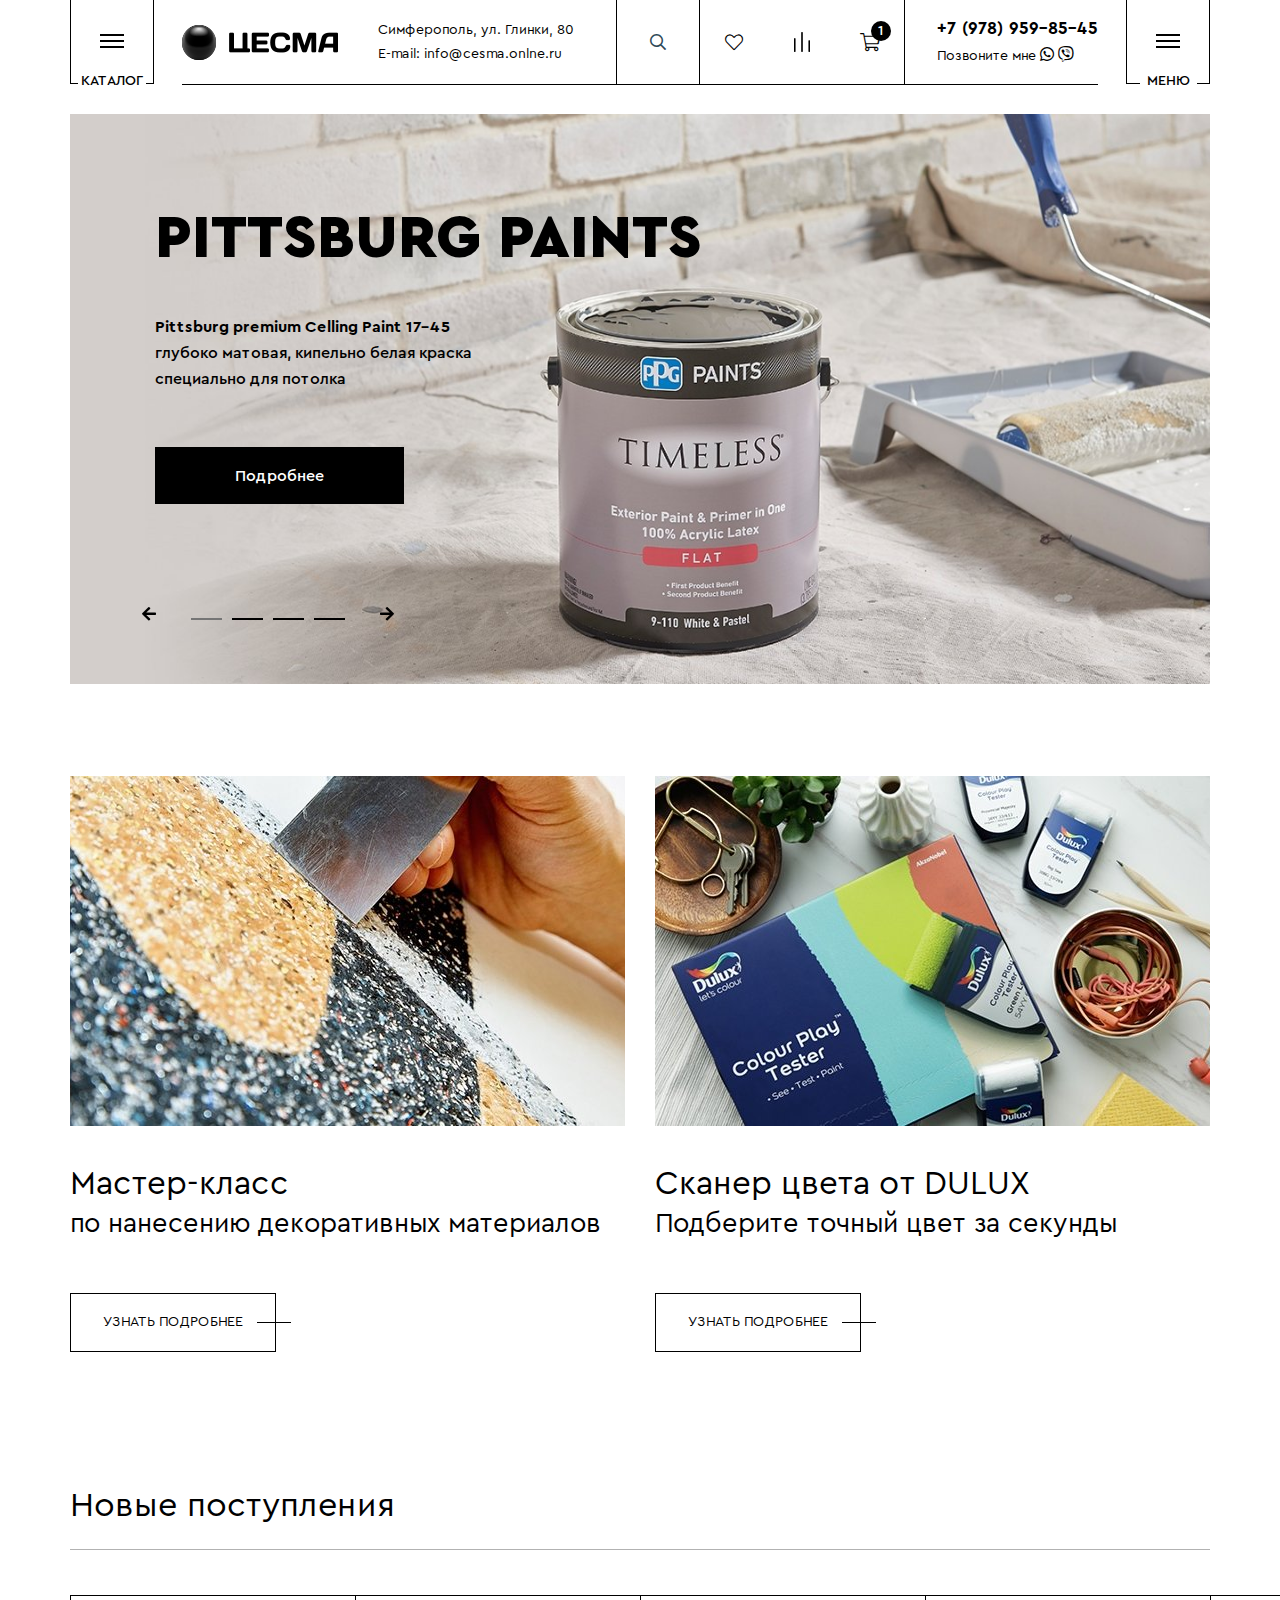
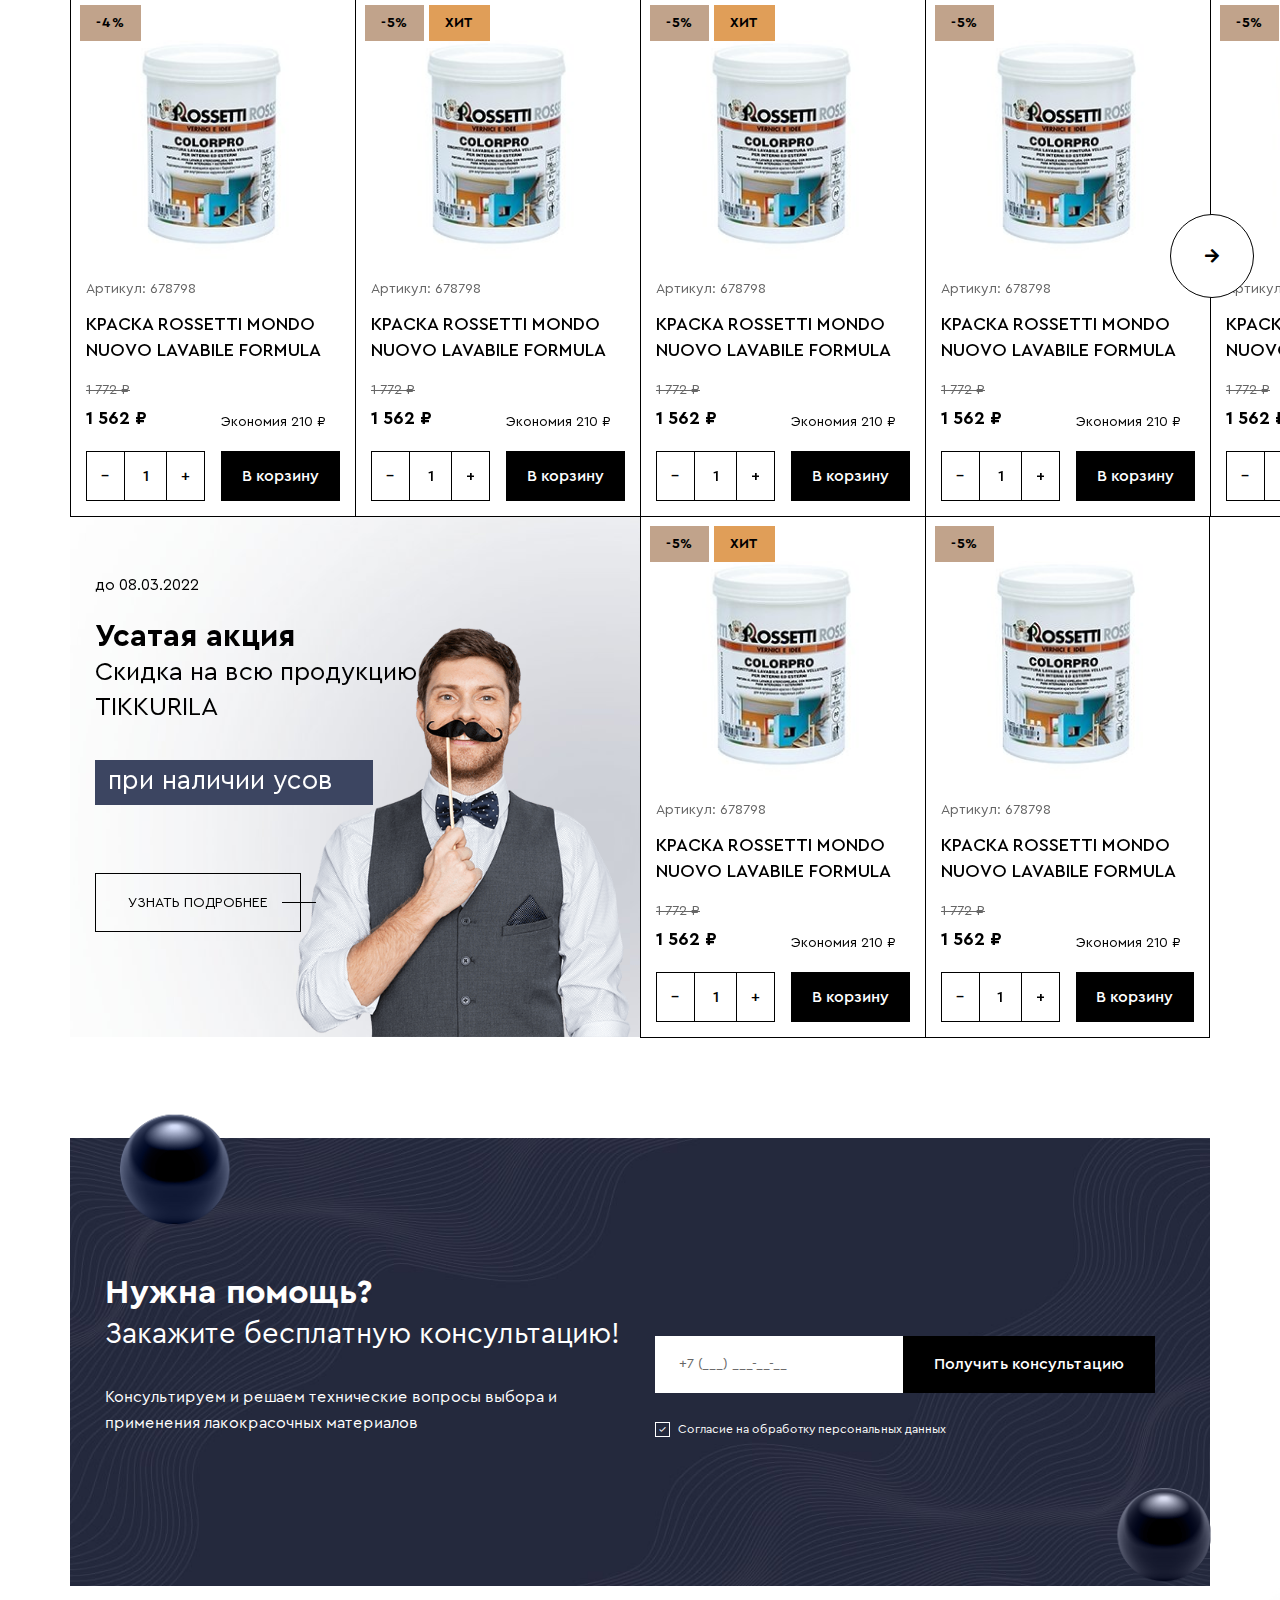
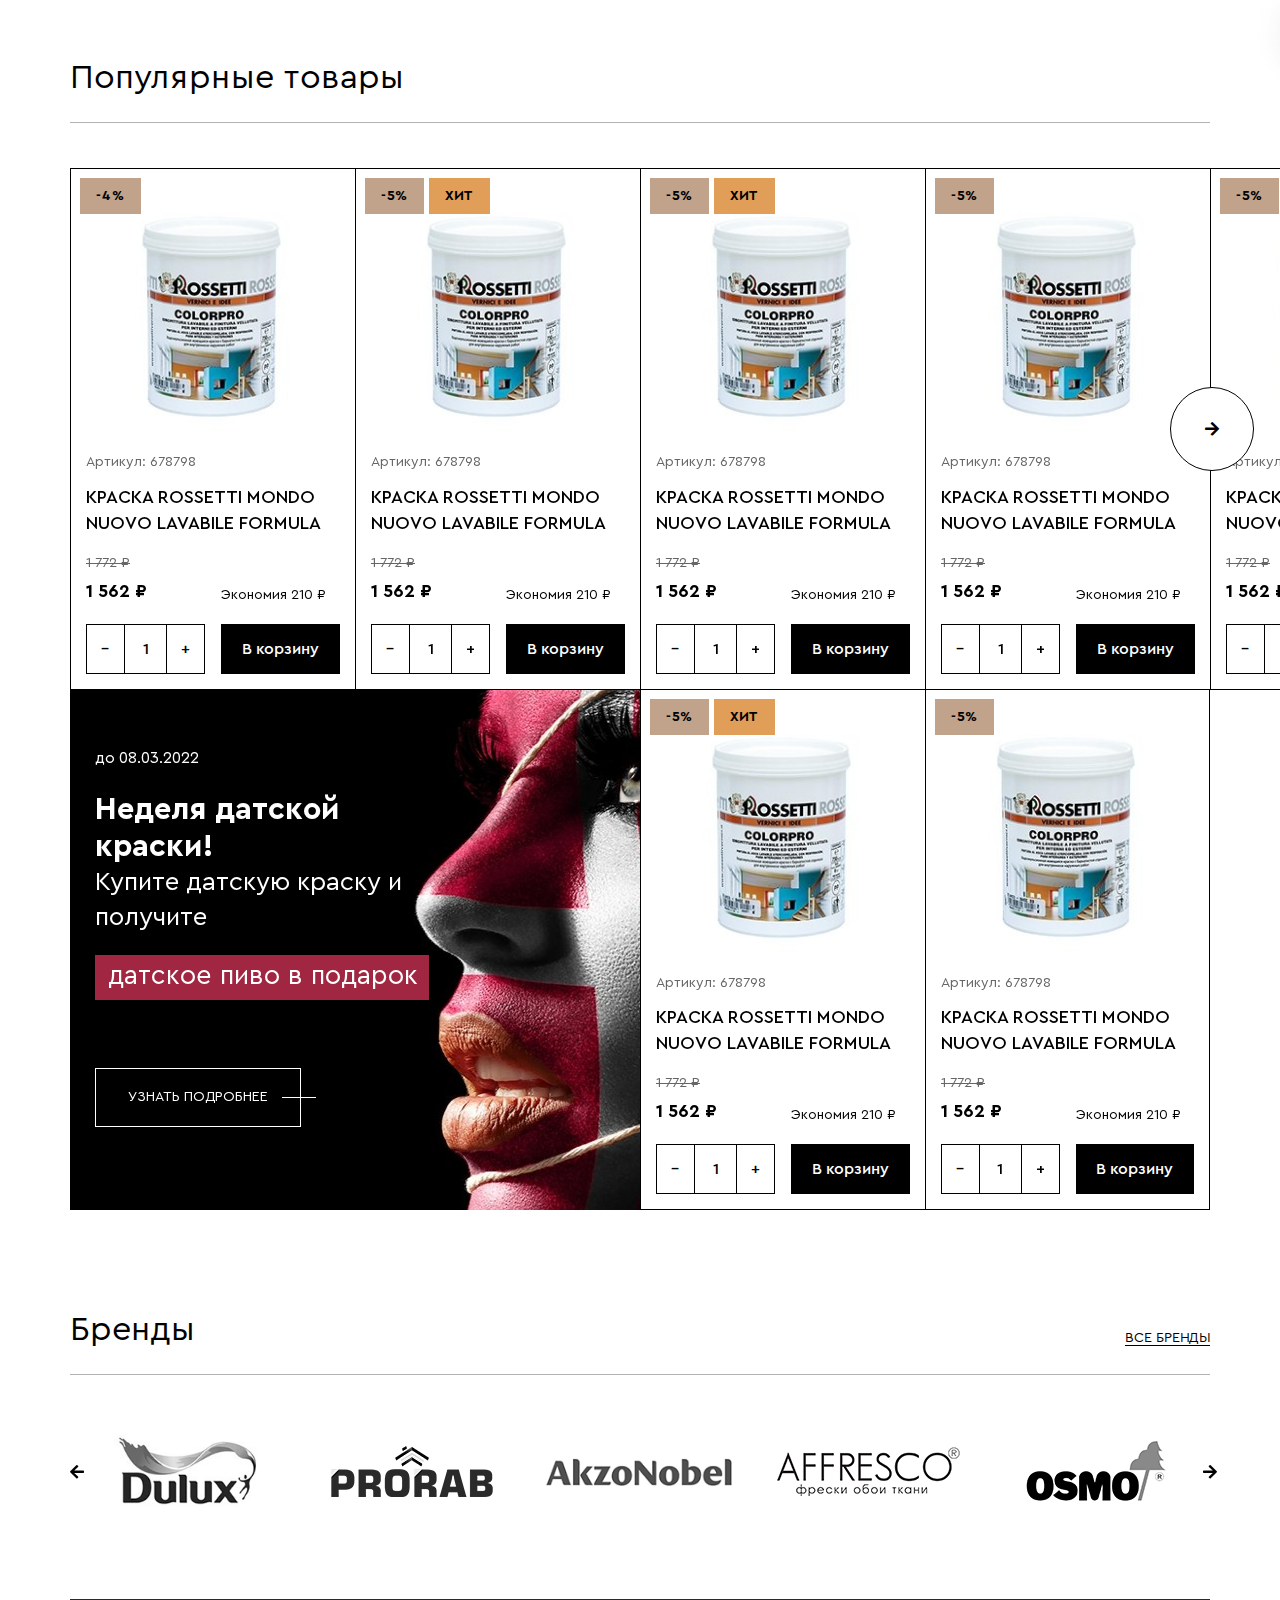
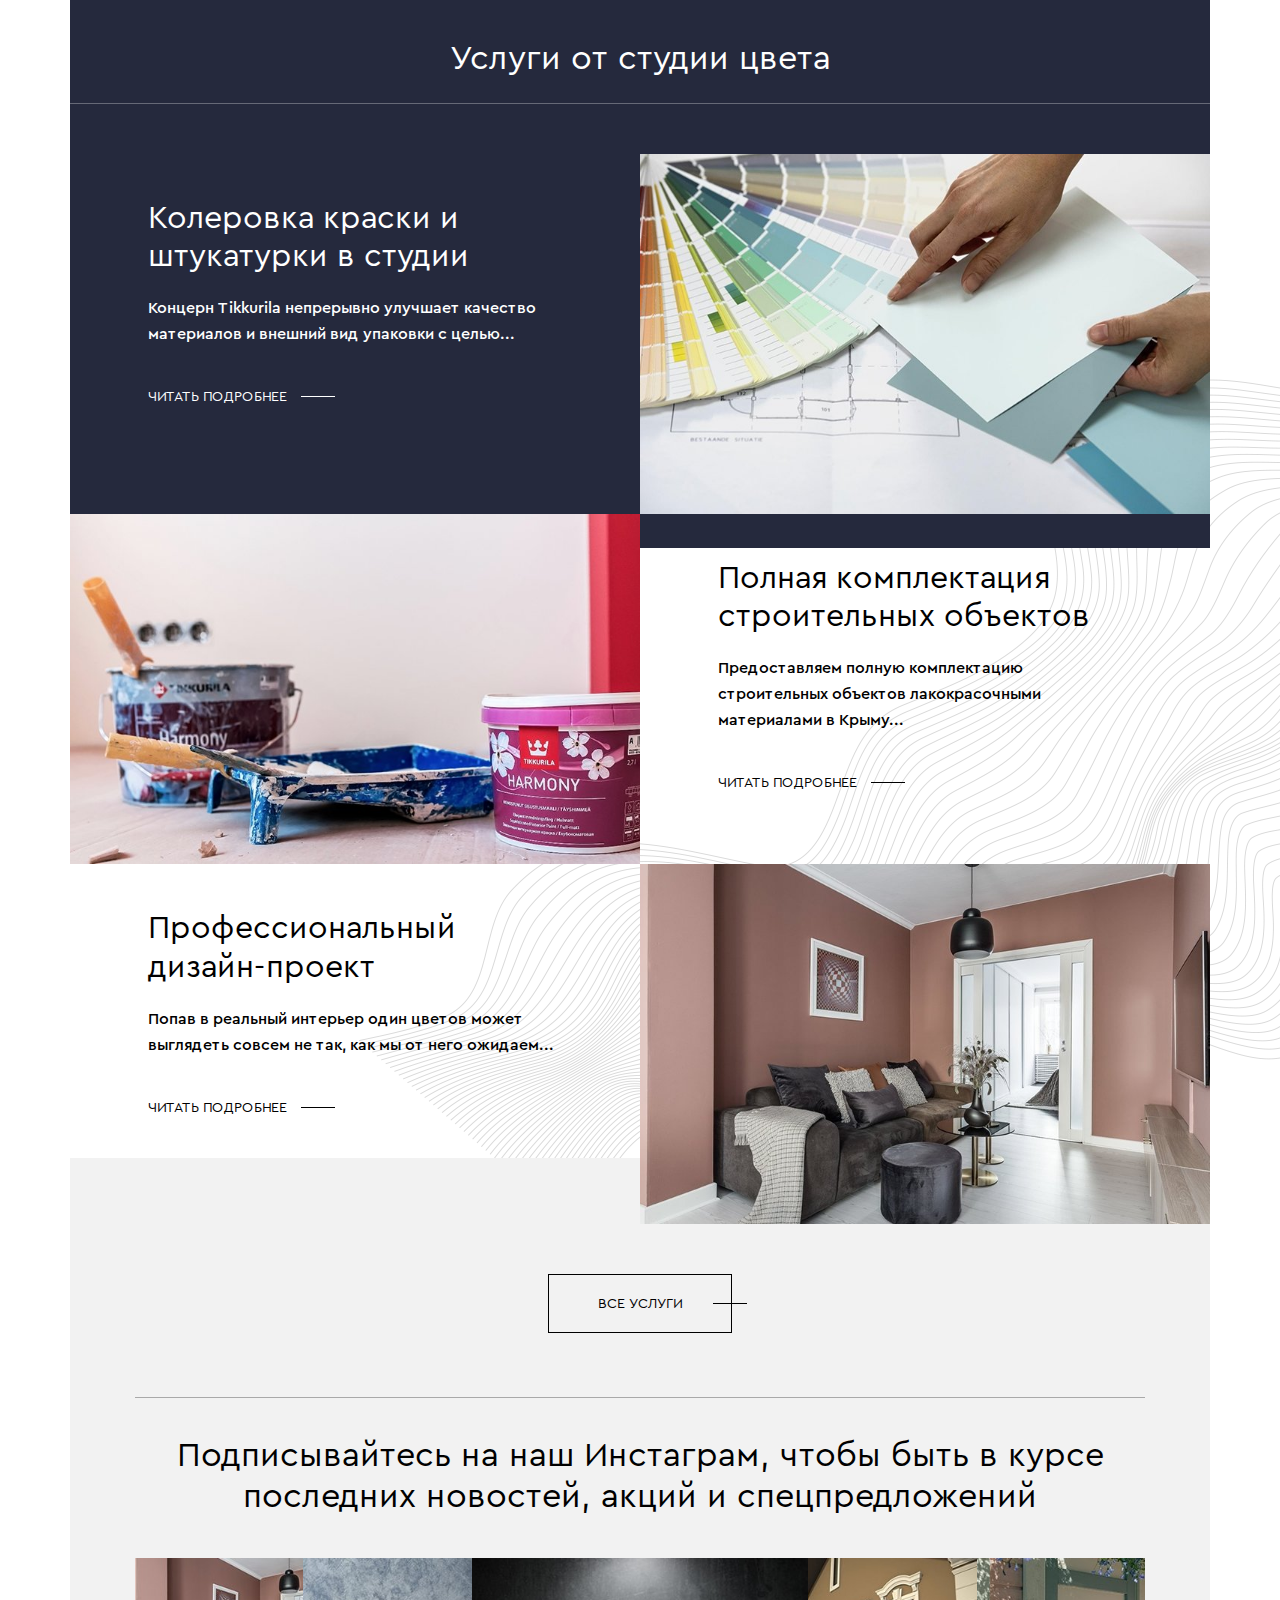
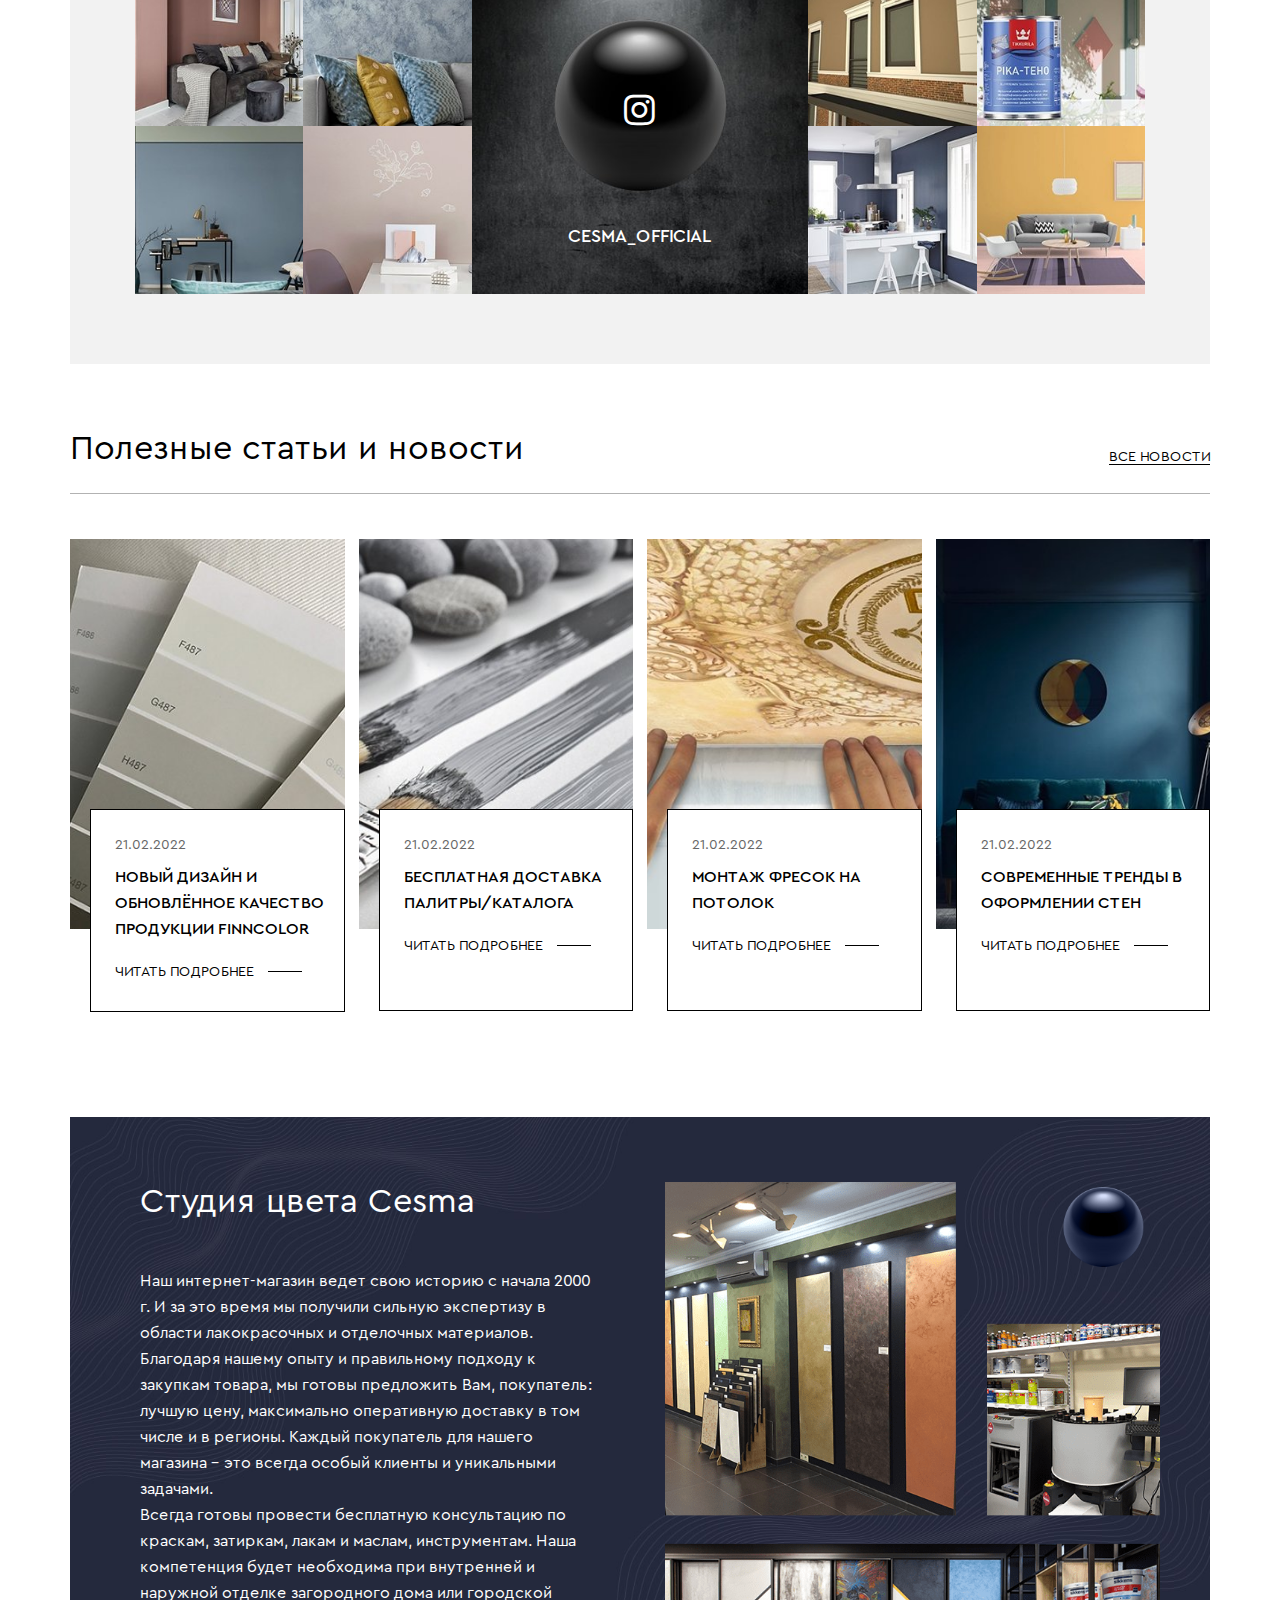
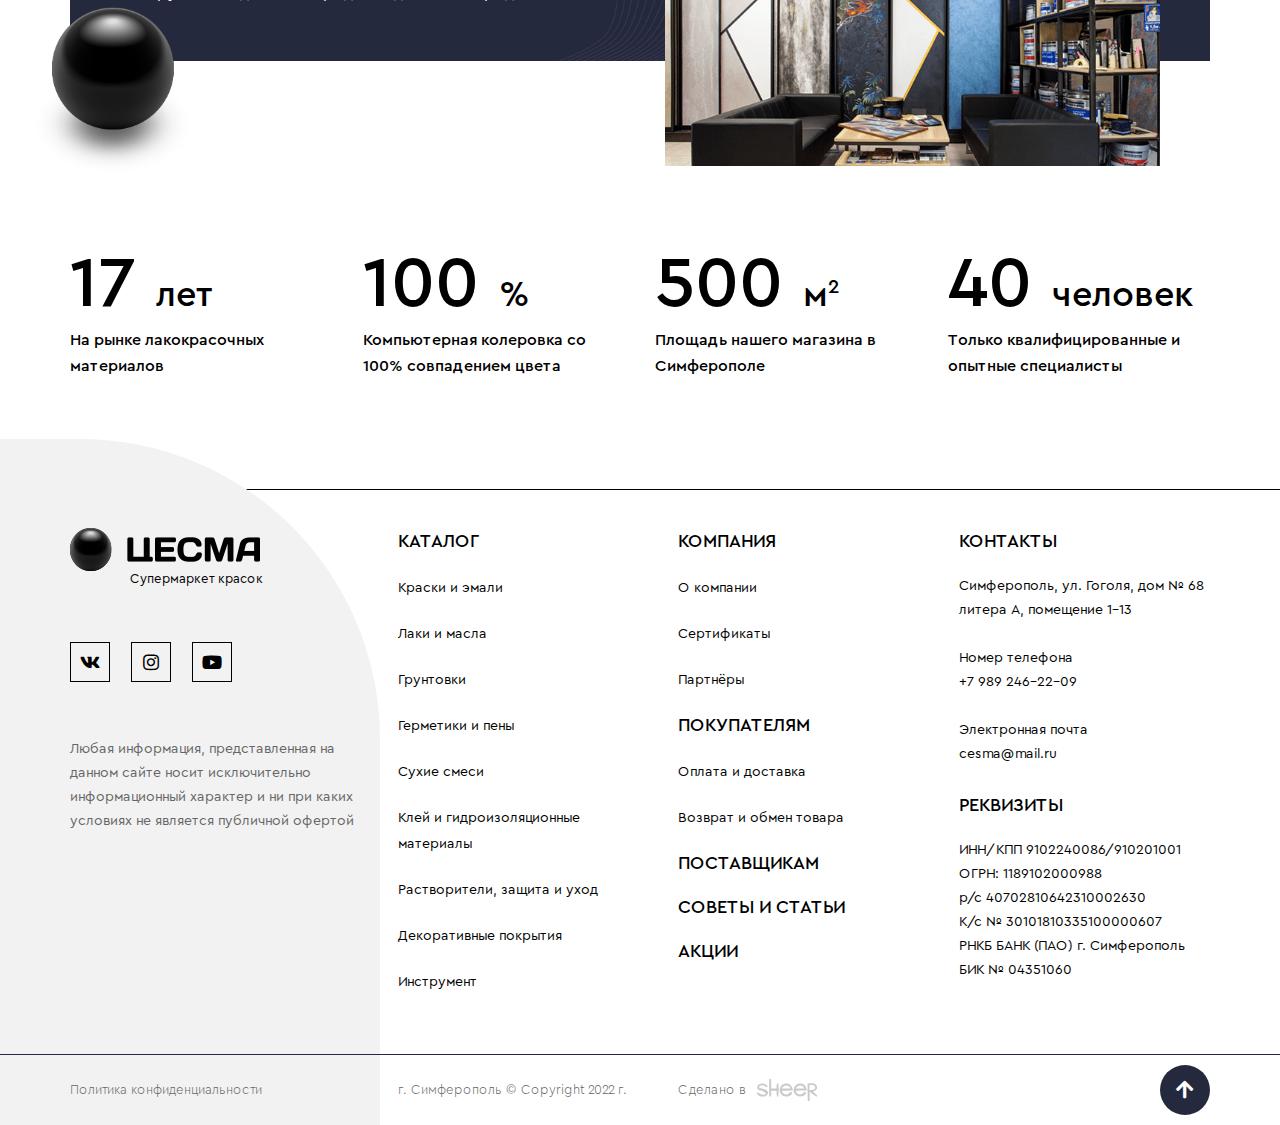
<file: index.html>
<!DOCTYPE html>
<!--[if lt IE 7]><html lang="ru" class="lt-ie9 lt-ie8 lt-ie7"><![endif]-->
<!--[if IE 7]><html lang="ru" class="lt-ie9 lt-ie8"><![endif]-->
<!--[if IE 8]><html lang="ru" class="lt-ie9"><![endif]-->
<!--[if gt IE 8]><!-->
<html lang="ru">
<!--<![endif]-->
<head>
	<meta charset="utf-8" />
	<title>Заголовок</title>
	<meta name="description" content="" />
	<meta http-equiv="X-UA-Compatible" content="IE=edge" />
	<meta name="viewport" content="width=device-width, initial-scale=1.0" />
	<meta name="format-detection" content="telephone=no" />
	<link rel="shortcut icon" href="favicon.png" />
	<link rel="stylesheet" href="libs/bootstrap/bootstrap-grid.css" />
	<link rel="stylesheet" href="libs/fontawesome-free-5.12.0-web/css/all.min.css" />
	<link rel="stylesheet" href="libs/fancybox/jquery.fancybox.css" />
	<link rel="stylesheet" href="libs/slick-1.5.9/slick/slick.css" />
	<link rel="stylesheet" href="libs/slick-1.5.9/slick/slick-theme.css" />
	<link rel="stylesheet" href="libs/ion.rangeSlider-master/css/ion.rangeSlider.min.css" />
	<link rel="stylesheet" href="css/fonts.css" />
	<link rel="stylesheet" href="css/main.css?ver=1.4" />
	<link rel="stylesheet" href="css/media.css?ver=1.4" />
</head>
<body>
 
	<div class="wrapper">

		<a href="#modal-help" class="help-fixed default fancybox">
			<img src="img/help1.png" alt="alt">
			<span class="help-fixed__title">НЕ НАШЛИ НУЖНЫЙ ТОВАР?</span>
			<span>Спросите <br>у малыша Йоды либо оставьте заявку на доставку</span>
		</a>

		<header class="header">
			<div class="container">
				<div class="header__wrap">
					<div class="btn-sandwich btn-sandwich_catalog">
						<span class="sandwich">
							<span class="sw-topper"></span>
							<span class="sw-bottom"></span>
							<span class="sw-footer"></span>
						</span>
						<div class="btn-sandwich__text">каталог</div>
					</div>
					<div class="header-content">
						<div class="header__main">
							<a href="#" class="logo">
								<img src="img/logo.png" alt="alt">
							</a>
							<div class="header__contacts">
								<p>Симферополь, ул. Глинки, 80</p>
								<p>E-mail: info@cesma.onlne.ru</p>
							</div>
						</div>
						<div class="form-search">
							<form>
								<input type="text" placeholder="Поиск">
								<div class="search-btn"><i class="far fa-search"></i></div>
							</form>
						</div>
						<div class="buttons-header">
							<a href="#" class="btn-header"><i class="fal fa-heart"></i></a>
							<a href="#" class="btn-header"><img src="img/bars.png" alt="alt"></a>
							<a href="#" class="btn-header"><i class="fal fa-shopping-cart"></i><span>1</span></a>
						</div>
						<div class="callback-contacts">
							<a href="tel:+79789598545" class="phone-main">+7 (978) 959-85-45</a>
							<div>
								<a href="#callback" class="link-simple">Позвоните мне</a>
								<a href="#"><i class="fab fa-whatsapp"></i></a>
								<a href="#"><i class="fab fa-viber"></i></a>
							</div>
						</div>
					</div>
					<div class="btn-sandwich btn-sandwich_menu">
						<span class="sandwich">
							<span class="sw-topper"></span>
							<span class="sw-bottom"></span>
							<span class="sw-footer"></span>
						</span>
						<div class="btn-sandwich__text">меню</div>
					</div>
					<div class="catalog-dropdown">
						<div class="row">
							<div class="col-lg-3">
								<ul class="menu-catalog">
									<li class="active">
										<a href="#">Краски</a>
										<div class="content-dropdown" style="display: block;">
											<div class="row">
												<div class="col-lg">
													<ul class="submenu-dropdown">
														<li>
															<a href="#">Краска для внутренних работ</a>
															<ul>
																<li><a href="#">Краска для потолка</a></li>
																<li><a href="#">Краска для радиаторов</a></li>
																<li><a href="#">Краска для стен и потолков</a></li>
															</ul>
														</li>
													</ul>
													<ul class="submenu-dropdown">
														<li><a href="#">Аэрозольные краски в баллончиках</a></li>
														<li><a href="#">Красители для ручного колерования</a></li>
														<li><a href="#">Краска для дерева</a></li>
														<li><a href="#">Краска для окон и дверей</a></li>
														<li><a href="#">Краска для пола</a></li>
														<li><a href="#">Фасадная краска</a></li>
													</ul>
												</div>
												<div class="col-lg">
													<ul class="submenu-dropdown">
														<li>
															<a href="#">Специальные покрытия</a>
															<ul>
																<li><a href="#">Краска для ванны</a></li>
																<li><a href="#">Краска для яхт и лодок</a></li>
																<li><a href="#">Термостойкая краска</a></li>
																<li><a href="#">Флуоресцентная краска</a></li>
																<li><a href="#">Краска для бассейна</a></li>
																<li><a href="#">Грифельная краска</a></li>
																<li><a href="#">Магнитная краска</a></li>
																<li><a href="#">Маркерная краска</a></li>
															</ul>
														</li>
													</ul>
												</div>
												<div class="col__image-dropdown">
													<div class="content-dropdown__image">
														<img src="img/menu1.jpg" alt="alt">
													</div>
												</div>
											</div>
										</div>
									</li>
									<li>
										<a href="#">Эмали</a>
										<div class="content-dropdown">
											<div class="row">
												<div class="col-lg">
													<ul class="submenu-dropdown">
														<li>
															<a href="#">Краска для внутренних работ</a>
															<ul>
																<li><a href="#">Краска для потолка</a></li>
																<li><a href="#">Краска для стен и потолков</a></li>
															</ul>
														</li>
													</ul>
													<ul class="submenu-dropdown">
														<li><a href="#">Аэрозольные краски в баллончиках</a></li>
														<li><a href="#">Красители для ручного колерования</a></li>
														<li><a href="#">Краска для дерева</a></li>
													</ul>
												</div>
												<div class="col-lg">
													<ul class="submenu-dropdown">
														<li>
															<a href="#">Специальные покрытия</a>
															<ul>
																<li><a href="#">Краска для ванны</a></li>
																<li><a href="#">Краска для яхт и лодок</a></li>
																<li><a href="#">Термостойкая краска</a></li>
																<li><a href="#">Грифельная краска</a></li>
																<li><a href="#">Магнитная краска</a></li>
																<li><a href="#">Маркерная краска</a></li>
															</ul>
														</li>
													</ul>
												</div>
												<div class="col__image-dropdown">
													<div class="content-dropdown__image">
														<img src="img/menu1.jpg" alt="alt">
													</div>
												</div>
											</div>
										</div>
									</li>
									<li>
										<a href="#">Лаки и масла</a>
										<div class="content-dropdown">
											<div class="row">
												<div class="col-lg">
													<ul class="submenu-dropdown">
														<li>
															<a href="#">Краска для внутренних работ</a>
															<ul>
																<li><a href="#">Краска для радиаторов</a></li>
																<li><a href="#">Краска для стен и потолков</a></li>
															</ul>
														</li>
													</ul>
													<ul class="submenu-dropdown">
														<li><a href="#">Фасадная краска</a></li>
													</ul>
												</div>
												<div class="col-lg">
													<ul class="submenu-dropdown">
														<li>
															<a href="#">Специальные покрытия</a>
															<ul>
																<li><a href="#">Грифельная краска</a></li>
																<li><a href="#">Магнитная краска</a></li>
																<li><a href="#">Маркерная краска</a></li>
															</ul>
														</li>
													</ul>
												</div>
												<div class="col__image-dropdown">
													<div class="content-dropdown__image">
														<img src="img/menu1.jpg" alt="alt">
													</div>
												</div>
											</div>
										</div>
									</li>
									<li>
										<a href="#">Грунтовки</a>
										<div class="content-dropdown">
											<div class="row">
												<div class="col-lg">
													<ul class="submenu-dropdown">
														<li>
															<a href="#">Краска для внутренних работ</a>
															<ul>
																<li><a href="#">Краска для потолка</a></li>
																<li><a href="#">Краска для стен и потолков</a></li>
															</ul>
														</li>
													</ul>
													<ul class="submenu-dropdown">
														<li><a href="#">Красители для ручного колерования</a></li>
														<li><a href="#">Краска для дерева</a></li>
														<li><a href="#">Краска для окон и дверей</a></li>
														<li><a href="#">Краска для пола</a></li>
														<li><a href="#">Фасадная краска</a></li>
													</ul>
												</div>
												<div class="col-lg">
													<ul class="submenu-dropdown">
														<li>
															<a href="#">Специальные покрытия</a>
															<ul>
																<li><a href="#">Краска для яхт и лодок</a></li>
																<li><a href="#">Термостойкая краска</a></li>
																<li><a href="#">Флуоресцентная краска</a></li>
																<li><a href="#">Краска для бассейна</a></li>
																<li><a href="#">Грифельная краска</a></li>
																<li><a href="#">Магнитная краска</a></li>
																<li><a href="#">Маркерная краска</a></li>
															</ul>
														</li>
													</ul>
												</div>
												<div class="col__image-dropdown">
													<div class="content-dropdown__image">
														<img src="img/menu1.jpg" alt="alt">
													</div>
												</div>
											</div>
										</div>
									</li>
									<li>
										<a href="#">Герметики и пены</a>
										<div class="content-dropdown">
											<div class="row">
												<div class="col-lg">
													<ul class="submenu-dropdown">
														<li>
															<a href="#">Краска для внутренних работ</a>
															<ul>
																<li><a href="#">Краска для стен и потолков</a></li>
															</ul>
														</li>
													</ul>
													<ul class="submenu-dropdown">
														<li><a href="#">Аэрозольные краски в баллончиках</a></li>
														<li><a href="#">Красители для ручного колерования</a></li>
														<li><a href="#">Краска для дерева</a></li>
														<li><a href="#">Краска для окон и дверей</a></li>
														<li><a href="#">Краска для пола</a></li>
														<li><a href="#">Фасадная краска</a></li>
													</ul>
												</div>
												<div class="col-lg">
													<ul class="submenu-dropdown">
														<li>
															<a href="#">Специальные покрытия</a>
															<ul>
																<li><a href="#">Краска для ванны</a></li>
																<li><a href="#">Краска для яхт и лодок</a></li>
																<li><a href="#">Термостойкая краска</a></li>
																<li><a href="#">Маркерная краска</a></li>
															</ul>
														</li>
													</ul>
												</div>
												<div class="col__image-dropdown">
													<div class="content-dropdown__image">
														<img src="img/menu1.jpg" alt="alt">
													</div>
												</div>
											</div>
										</div>
									</li>
									<li>
										<a href="#">Клей и гидроизоляционные материалы</a>
										<div class="content-dropdown">
											<div class="row">
												<div class="col-lg">
													<ul class="submenu-dropdown">
														<li>
															<a href="#">Краска для внутренних работ</a>
															<ul>
																<li><a href="#">Краска для потолка</a></li>
																<li><a href="#">Краска для радиаторов</a></li>
																<li><a href="#">Краска для стен и потолков</a></li>
															</ul>
														</li>
													</ul>
													<ul class="submenu-dropdown">
														<li><a href="#">Краска для дерева</a></li>
														<li><a href="#">Краска для окон и дверей</a></li>
														<li><a href="#">Краска для пола</a></li>
														<li><a href="#">Фасадная краска</a></li>
													</ul>
												</div>
												<div class="col-lg">
													<ul class="submenu-dropdown">
														<li>
															<a href="#">Специальные покрытия</a>
															<ul>
																<li><a href="#">Краска для ванны</a></li>
																<li><a href="#">Краска для яхт и лодок</a></li>
																<li><a href="#">Термостойкая краска</a></li>
																<li><a href="#">Грифельная краска</a></li>
																<li><a href="#">Магнитная краска</a></li>
																<li><a href="#">Маркерная краска</a></li>
															</ul>
														</li>
													</ul>
												</div>
												<div class="col__image-dropdown">
													<div class="content-dropdown__image">
														<img src="img/menu1.jpg" alt="alt">
													</div>
												</div>
											</div>
										</div>
									</li>
									<li>
										<a href="#">Сухие смеси</a>
										<div class="content-dropdown">
											<div class="row">
												<div class="col-lg">
													<ul class="submenu-dropdown">
														<li>
															<a href="#">Краска для внутренних работ</a>
															<ul>
																<li><a href="#">Краска для потолка</a></li>
																<li><a href="#">Краска для радиаторов</a></li>
																<li><a href="#">Краска для стен и потолков</a></li>
															</ul>
														</li>
													</ul>
													<ul class="submenu-dropdown">
														<li><a href="#">Аэрозольные краски в баллончиках</a></li>
														<li><a href="#">Краска для дерева</a></li>
														<li><a href="#">Краска для пола</a></li>
														<li><a href="#">Фасадная краска</a></li>
													</ul>
												</div>
												<div class="col-lg">
													<ul class="submenu-dropdown">
														<li>
															<a href="#">Специальные покрытия</a>
															<ul>
																<li><a href="#">Краска для ванны</a></li>
																<li><a href="#">Краска для яхт и лодок</a></li>
																<li><a href="#">Термостойкая краска</a></li>
																<li><a href="#">Флуоресцентная краска</a></li>
																<li><a href="#">Краска для бассейна</a></li>
																<li><a href="#">Грифельная краска</a></li>
																<li><a href="#">Магнитная краска</a></li>
																<li><a href="#">Маркерная краска</a></li>
															</ul>
														</li>
													</ul>
												</div>
												<div class="col__image-dropdown">
													<div class="content-dropdown__image">
														<img src="img/menu1.jpg" alt="alt">
													</div>
												</div>
											</div>
										</div>
									</li>
									<li>
										<a href="#">Растворители, защита и уход</a>
										<div class="content-dropdown">
											<div class="row">
												<div class="col-lg">
													<ul class="submenu-dropdown">
														<li>
															<a href="#">Краска для внутренних работ</a>
															<ul>
																<li><a href="#">Краска для потолка</a></li>
																<li><a href="#">Краска для радиаторов</a></li>
																<li><a href="#">Краска для стен и потолков</a></li>
															</ul>
														</li>
													</ul>
													<ul class="submenu-dropdown">
														<li><a href="#">Краска для окон и дверей</a></li>
														<li><a href="#">Краска для пола</a></li>
														<li><a href="#">Фасадная краска</a></li>
													</ul>
												</div>
												<div class="col-lg">
													<ul class="submenu-dropdown">
														<li>
															<a href="#">Специальные покрытия</a>
															<ul>
																<li><a href="#">Краска для ванны</a></li>
																<li><a href="#">Краска для яхт и лодок</a></li>
																<li><a href="#">Термостойкая краска</a></li>
																<li><a href="#">Флуоресцентная краска</a></li>
																<li><a href="#">Краска для бассейна</a></li>
																<li><a href="#">Грифельная краска</a></li>
																<li><a href="#">Магнитная краска</a></li>
																<li><a href="#">Маркерная краска</a></li>
															</ul>
														</li>
													</ul>
												</div>
												<div class="col__image-dropdown">
													<div class="content-dropdown__image">
														<img src="img/menu1.jpg" alt="alt">
													</div>
												</div>
											</div>
										</div>
									</li>
									<li>
										<a href="#">Декоративные покрытия</a>
										<div class="content-dropdown">
											<div class="row">
												<div class="col-lg">
													<ul class="submenu-dropdown">
														<li>
															<a href="#">Краска для внутренних работ</a>
															<ul>
																<li><a href="#">Краска для потолка</a></li>
																<li><a href="#">Краска для радиаторов</a></li>
																<li><a href="#">Краска для стен и потолков</a></li>
															</ul>
														</li>
													</ul>
													<ul class="submenu-dropdown">
														<li><a href="#">Аэрозольные краски в баллончиках</a></li>
														<li><a href="#">Краска для пола</a></li>
														<li><a href="#">Фасадная краска</a></li>
													</ul>
												</div>
												<div class="col-lg">
													<ul class="submenu-dropdown">
														<li>
															<a href="#">Специальные покрытия</a>
															<ul>
																<li><a href="#">Краска для ванны</a></li>
																<li><a href="#">Краска для яхт и лодок</a></li>
																<li><a href="#">Термостойкая краска</a></li>
																<li><a href="#">Флуоресцентная краска</a></li>
																<li><a href="#">Краска для бассейна</a></li>
																<li><a href="#">Грифельная краска</a></li>
																<li><a href="#">Маркерная краска</a></li>
															</ul>
														</li>
													</ul>
												</div>
												<div class="col__image-dropdown">
													<div class="content-dropdown__image">
														<img src="img/menu1.jpg" alt="alt">
													</div>
												</div>
											</div>
										</div>
									</li>
									<li>
										<a href="#">Инструмент</a>
										<div class="content-dropdown">
											<div class="row">
												<div class="col-lg">
													<ul class="submenu-dropdown">
														<li>
															<a href="#">Краска для внутренних работ</a>
															<ul>
																<li><a href="#">Краска для потолка</a></li>
																<li><a href="#">Краска для радиаторов</a></li>
																<li><a href="#">Краска для стен и потолков</a></li>
															</ul>
														</li>
													</ul>
													<ul class="submenu-dropdown">
														<li><a href="#">Аэрозольные краски в баллончиках</a></li>
														<li><a href="#">Красители для ручного колерования</a></li>
														<li><a href="#">Краска для дерева</a></li>
														<li><a href="#">Краска для окон и дверей</a></li>
														<li><a href="#">Фасадная краска</a></li>
													</ul>
												</div>
												<div class="col-lg">
													<ul class="submenu-dropdown">
														<li>
															<a href="#">Специальные покрытия</a>
															<ul>
																<li><a href="#">Краска для ванны</a></li>
																<li><a href="#">Флуоресцентная краска</a></li>
																<li><a href="#">Краска для бассейна</a></li>
																<li><a href="#">Грифельная краска</a></li>
																<li><a href="#">Магнитная краска</a></li>
																<li><a href="#">Маркерная краска</a></li>
															</ul>
														</li>
													</ul>
												</div>
												<div class="col__image-dropdown">
													<div class="content-dropdown__image">
														<img src="img/menu1.jpg" alt="alt">
													</div>
												</div>
											</div>
										</div>
									</li>
								</ul>
							</div>
						</div>
					</div>
				</div>
			</div>
		</header>

		<section class="billbord">
			<div class="container">
				<ul class="slider-billbord">
					<li>
						<div class="item-billbord">
							<h2 class="title-big">PITTSBURG PAINTS</h2>
							<div class="descr-billbord">
								<p><strong>Pittsburg premium Celling Paint 17-45</strong> глубоко матовая, кипельно белая краска специально для потолка</p>
							</div>
							<a href="#" class="btn-main">Подробнее</a>
							<div class="item-billbord__image">
								<img src="img/billbord1.jpg" alt="alt">
							</div>
						</div>
					</li>
					<li>
						<div class="item-billbord">
							<h2 class="title-big">PITTSBURG PAINTS</h2>
							<div class="descr-billbord">
								<p><strong>Pittsburg premium Celling Paint 17-45</strong> глубоко матовая, кипельно белая краска специально для потолка</p>
							</div>
							<a href="#" class="btn-main">Подробнее</a>
							<div class="item-billbord__image">
								<img src="img/billbord1.jpg" alt="alt">
							</div>
						</div>
					</li>
					<li>
						<div class="item-billbord">
							<h2 class="title-big">PITTSBURG PAINTS</h2>
							<div class="descr-billbord">
								<p><strong>Pittsburg premium Celling Paint 17-45</strong> глубоко матовая, кипельно белая краска специально для потолка</p>
							</div>
							<a href="#" class="btn-main">Подробнее</a>
							<div class="item-billbord__image">
								<img src="img/billbord1.jpg" alt="alt">
							</div>
						</div>
					</li>
					<li>
						<div class="item-billbord">
							<h2 class="title-big">PITTSBURG PAINTS</h2>
							<div class="descr-billbord">
								<p><strong>Pittsburg premium Celling Paint 17-45</strong> глубоко матовая, кипельно белая краска специально для потолка</p>
							</div>
							<a href="#" class="btn-main">Подробнее</a>
							<div class="item-billbord__image">
								<img src="img/billbord1.jpg" alt="alt">
							</div>
						</div>
					</li>
				</ul>
				<div class="controls-slider"></div>
			</div>
		</section>

		<section class="articles">
			<div class="container">
				<div class="row">
					<div class="col-lg-6">
						<div class="item-article">
							<a href="#" class="item-article__image">
								<img src="img/article1.jpg" alt="alt">
							</a>
							<a href="#" class="item-article__title">Мастер-класс <span>по нанесению декоративных материалов</span></a>
							<a href="#" class="btn-page">Узнать подробнее</a>
						</div>
					</div>
					<div class="col-lg-6">
						<div class="item-article">
							<a href="#" class="item-article__image">
								<img src="img/article2.jpg" alt="alt">
							</a>
							<a href="#" class="item-article__title">Сканер цвета от DULUX <span>Подберите точный цвет за секунды</span></a>
							<a href="#" class="btn-page">Узнать подробнее</a>
						</div>
					</div>
				</div>
			</div>
		</section>

		<section class="catalog">
			<div class="container">
				<h2 class="title-section">Новые поступления</h2>
			</div>
			<ul class="slider-catalog">
				<li>
					<div class="item-catalog">
						<a href="#card-modal" class="btn-main btn-main_card fancybox">Быстрый просмотр</a>
						<ul class="status-list">
							<li>-4%</li>
						</ul>
						<a href="#" class="item-catalog__image">
							<img src="img/catalog1.jpg" alt="alt">
						</a>
						<div class="articul">Артикул: 678798</div>
						<a href="#" class="item-catalog__title">Краска Rossetti Mondo Nuovo Lavabile Formula</a>
						<div class="row align-items-end">
							<div class="col-6">
								<div class="old-price">1 772 ₽</div>
								<div class="price-main">1 562 ₽</div>
							</div>
							<div class="col-6">
								<div class="price-descr">Экономия 210 ₽</div>
							</div>
						</div>
						<div class="row">
							<div class="col-6">
								<div class="quantity">
									<div class="quantity-button quantity-down">–</div>
									<input type="number" min="1" step="1" value="1">
									<div class="quantity-button quantity-up">+</div>
								</div>
							</div>
							<div class="col-6">
								<a href="#" class="btn-main">В корзину</a>
							</div>
						</div>
					</div>
				</li>
				<li>
					<div class="item-catalog">
						<a href="#card-modal" class="btn-main btn-main_card fancybox">Быстрый просмотр</a>
						<ul class="status-list">
							<li>-5%</li>
							<li class="hit">ХИТ</li>
						</ul>
						<a href="#" class="item-catalog__image">
							<img src="img/catalog1.jpg" alt="alt">
						</a>
						<div class="articul">Артикул: 678798</div>
						<a href="#" class="item-catalog__title">Краска Rossetti Mondo Nuovo Lavabile Formula</a>
						<div class="row align-items-end">
							<div class="col-6">
								<div class="old-price">1 772 ₽</div>
								<div class="price-main">1 562 ₽</div>
							</div>
							<div class="col-6">
								<div class="price-descr">Экономия 210 ₽</div>
							</div>
						</div>
						<div class="row">
							<div class="col-6">
								<div class="quantity">
									<div class="quantity-button quantity-down">–</div>
									<input type="number" min="1" step="1" value="1">
									<div class="quantity-button quantity-up">+</div>
								</div>
							</div>
							<div class="col-6">
								<a href="#" class="btn-main">В корзину</a>
							</div>
						</div>
					</div>
				</li>
				<li>
					<div class="item-catalog">
						<a href="#card-modal" class="btn-main btn-main_card fancybox">Быстрый просмотр</a>
						<ul class="status-list">
							<li>-5%</li>
							<li class="hit">ХИТ</li>
						</ul>
						<a href="#" class="item-catalog__image">
							<img src="img/catalog1.jpg" alt="alt">
						</a>
						<div class="articul">Артикул: 678798</div>
						<a href="#" class="item-catalog__title">Краска Rossetti Mondo Nuovo Lavabile Formula</a>
						<div class="row align-items-end">
							<div class="col-6">
								<div class="old-price">1 772 ₽</div>
								<div class="price-main">1 562 ₽</div>
							</div>
							<div class="col-6">
								<div class="price-descr">Экономия 210 ₽</div>
							</div>
						</div>
						<div class="row">
							<div class="col-6">
								<div class="quantity">
									<div class="quantity-button quantity-down">–</div>
									<input type="number" min="1" step="1" value="1">
									<div class="quantity-button quantity-up">+</div>
								</div>
							</div>
							<div class="col-6">
								<a href="#" class="btn-main">В корзину</a>
							</div>
						</div>
					</div>
				</li>
				<li>
					<div class="item-catalog">
						<a href="#card-modal" class="btn-main btn-main_card fancybox">Быстрый просмотр</a>
						<ul class="status-list">
							<li>-5%</li>
						</ul>
						<a href="#" class="item-catalog__image">
							<img src="img/catalog1.jpg" alt="alt">
						</a>
						<div class="articul">Артикул: 678798</div>
						<a href="#" class="item-catalog__title">Краска Rossetti Mondo Nuovo Lavabile Formula</a>
						<div class="row align-items-end">
							<div class="col-6">
								<div class="old-price">1 772 ₽</div>
								<div class="price-main">1 562 ₽</div>
							</div>
							<div class="col-6">
								<div class="price-descr">Экономия 210 ₽</div>
							</div>
						</div>
						<div class="row">
							<div class="col-6">
								<div class="quantity">
									<div class="quantity-button quantity-down">–</div>
									<input type="number" min="1" step="1" value="1">
									<div class="quantity-button quantity-up">+</div>
								</div>
							</div>
							<div class="col-6">
								<a href="#" class="btn-main">В корзину</a>
							</div>
						</div>
					</div>
				</li>
				<li>
					<div class="item-catalog">
						<a href="#card-modal" class="btn-main btn-main_card fancybox">Быстрый просмотр</a>
						<ul class="status-list">
							<li>-5%</li>
						</ul>
						<a href="#" class="item-catalog__image">
							<img src="img/catalog1.jpg" alt="alt">
						</a>
						<div class="articul">Артикул: 678798</div>
						<a href="#" class="item-catalog__title">Краска Rossetti Mondo Nuovo Lavabile Formula</a>
						<div class="row align-items-end">
							<div class="col-6">
								<div class="old-price">1 772 ₽</div>
								<div class="price-main">1 562 ₽</div>
							</div>
							<div class="col-6">
								<div class="price-descr">Экономия 210 ₽</div>
							</div>
						</div>
						<div class="row">
							<div class="col-6">
								<div class="quantity">
									<div class="quantity-button quantity-down">–</div>
									<input type="number" min="1" step="1" value="1">
									<div class="quantity-button quantity-up">+</div>
								</div>
							</div>
							<div class="col-6">
								<a href="#" class="btn-main">В корзину</a>
							</div>
						</div>
					</div>
				</li>
			</ul>
			<div class="container">
				<div class="row row_min">
					<div class="col-lg-6">
						<div class="offer-block offer-block_1">
							<div class="offer-block__date">до 08.03.2022</div>
							<div class="offer-block__title"><strong>Усатая акция</strong> Скидка на всю продукцию TIKKURILA</div>
							<div class="offer-block__descr">при наличии усов</div>
							<br>
							<a href="#" class="btn-page">Узнать подробнее</a>
							<div class="offer-block__img">
								<img src="img/offer1.png" alt="alt">
							</div>
						</div>
					</div>
					<div class="col-lg-6">
						<div class="row row_min">
							<div class="col-lg-6 col-md-6">
								<div class="item-catalog">
									<a href="#card-modal" class="btn-main btn-main_card fancybox">Быстрый просмотр</a>
									<ul class="status-list">
										<li>-5%</li>
										<li class="hit">ХИТ</li>
									</ul>
									<a href="#" class="item-catalog__image">
										<img src="img/catalog1.jpg" alt="alt">
									</a>
									<div class="articul">Артикул: 678798</div>
									<a href="#" class="item-catalog__title">Краска Rossetti Mondo Nuovo Lavabile Formula</a>
									<div class="row align-items-end">
										<div class="col-6">
											<div class="old-price">1 772 ₽</div>
											<div class="price-main">1 562 ₽</div>
										</div>
										<div class="col-6">
											<div class="price-descr">Экономия 210 ₽</div>
										</div>
									</div>
									<div class="row">
										<div class="col-6">
											<div class="quantity">
												<div class="quantity-button quantity-down">–</div>
												<input type="number" min="1" step="1" value="1">
												<div class="quantity-button quantity-up">+</div>
											</div>
										</div>
										<div class="col-6">
											<a href="#" class="btn-main">В корзину</a>
										</div>
									</div>
								</div>
							</div>
							<div class="col-lg-6 col-md-6">
								<div class="item-catalog">
									<a href="#card-modal" class="btn-main btn-main_card fancybox">Быстрый просмотр</a>
									<ul class="status-list">
										<li>-5%</li>
									</ul>
									<a href="#" class="item-catalog__image">
										<img src="img/catalog1.jpg" alt="alt">
									</a>
									<div class="articul">Артикул: 678798</div>
									<a href="#" class="item-catalog__title">Краска Rossetti Mondo Nuovo Lavabile Formula</a>
									<div class="row align-items-end">
										<div class="col-6">
											<div class="old-price">1 772 ₽</div>
											<div class="price-main">1 562 ₽</div>
										</div>
										<div class="col-6">
											<div class="price-descr">Экономия 210 ₽</div>
										</div>
									</div>
									<div class="row">
										<div class="col-6">
											<div class="quantity">
												<div class="quantity-button quantity-down">–</div>
												<input type="number" min="1" step="1" value="1">
												<div class="quantity-button quantity-up">+</div>
											</div>
										</div>
										<div class="col-6">
											<a href="#" class="btn-main">В корзину</a>
										</div>
									</div>
								</div>
							</div>
						</div>
					</div>
				</div>
			</div>
		</section>

		<section class="consultation">
			<div class="container">
				<div class="consultation-block">
					<div class="row align-items-end">
						<div class="col-lg-6">
							<h2 class="title-section"><strong>Нужна помощь?</strong> <span>Закажите бесплатную консультацию!</span></h2>
							<div class="descr-section">Консультируем и решаем технические вопросы выбора и применения лакокрасочных материалов</div>
						</div>
						<div class="col-lg-6">
							<form>
								<div class="form-line">
									<div class="item-form">
										<input type="text" placeholder="+7 (___) ___-__-__" required="required" class="input-phone">
									</div>
									<button class="btn-main">Получить консультацию</button>
								</div>
								<div class="checkbox">
									<label>
										<input type="checkbox" required="required" checked="checked" />
										<span>Согласие на обработку персональных данных</span>
									</label>
								</div>
							</form>
						</div>
					</div>
				</div>
			</div>
		</section>

		<section class="catalog">
			<div class="container">
				<h2 class="title-section">Популярные товары</h2>
			</div>
			<ul class="slider-catalog">
				<li>
					<div class="item-catalog">
						<a href="#card-modal" class="btn-main btn-main_card fancybox">Быстрый просмотр</a>
						<ul class="status-list">
							<li>-4%</li>
						</ul>
						<a href="#" class="item-catalog__image">
							<img src="img/catalog1.jpg" alt="alt">
						</a>
						<div class="articul">Артикул: 678798</div>
						<a href="#" class="item-catalog__title">Краска Rossetti Mondo Nuovo Lavabile Formula</a>
						<div class="row align-items-end">
							<div class="col-6">
								<div class="old-price">1 772 ₽</div>
								<div class="price-main">1 562 ₽</div>
							</div>
							<div class="col-6">
								<div class="price-descr">Экономия 210 ₽</div>
							</div>
						</div>
						<div class="row">
							<div class="col-6">
								<div class="quantity">
									<div class="quantity-button quantity-down">–</div>
									<input type="number" min="1" step="1" value="1">
									<div class="quantity-button quantity-up">+</div>
								</div>
							</div>
							<div class="col-6">
								<a href="#" class="btn-main">В корзину</a>
							</div>
						</div>
					</div>
				</li>
				<li>
					<div class="item-catalog">
						<a href="#card-modal" class="btn-main btn-main_card fancybox">Быстрый просмотр</a>
						<ul class="status-list">
							<li>-5%</li>
							<li class="hit">ХИТ</li>
						</ul>
						<a href="#" class="item-catalog__image">
							<img src="img/catalog1.jpg" alt="alt">
						</a>
						<div class="articul">Артикул: 678798</div>
						<a href="#" class="item-catalog__title">Краска Rossetti Mondo Nuovo Lavabile Formula</a>
						<div class="row align-items-end">
							<div class="col-6">
								<div class="old-price">1 772 ₽</div>
								<div class="price-main">1 562 ₽</div>
							</div>
							<div class="col-6">
								<div class="price-descr">Экономия 210 ₽</div>
							</div>
						</div>
						<div class="row">
							<div class="col-6">
								<div class="quantity">
									<div class="quantity-button quantity-down">–</div>
									<input type="number" min="1" step="1" value="1">
									<div class="quantity-button quantity-up">+</div>
								</div>
							</div>
							<div class="col-6">
								<a href="#" class="btn-main">В корзину</a>
							</div>
						</div>
					</div>
				</li>
				<li>
					<div class="item-catalog">
						<a href="#card-modal" class="btn-main btn-main_card fancybox">Быстрый просмотр</a>
						<ul class="status-list">
							<li>-5%</li>
							<li class="hit">ХИТ</li>
						</ul>
						<a href="#" class="item-catalog__image">
							<img src="img/catalog1.jpg" alt="alt">
						</a>
						<div class="articul">Артикул: 678798</div>
						<a href="#" class="item-catalog__title">Краска Rossetti Mondo Nuovo Lavabile Formula</a>
						<div class="row align-items-end">
							<div class="col-6">
								<div class="old-price">1 772 ₽</div>
								<div class="price-main">1 562 ₽</div>
							</div>
							<div class="col-6">
								<div class="price-descr">Экономия 210 ₽</div>
							</div>
						</div>
						<div class="row">
							<div class="col-6">
								<div class="quantity">
									<div class="quantity-button quantity-down">–</div>
									<input type="number" min="1" step="1" value="1">
									<div class="quantity-button quantity-up">+</div>
								</div>
							</div>
							<div class="col-6">
								<a href="#" class="btn-main">В корзину</a>
							</div>
						</div>
					</div>
				</li>
				<li>
					<div class="item-catalog">
						<a href="#card-modal" class="btn-main btn-main_card fancybox">Быстрый просмотр</a>
						<ul class="status-list">
							<li>-5%</li>
						</ul>
						<a href="#" class="item-catalog__image">
							<img src="img/catalog1.jpg" alt="alt">
						</a>
						<div class="articul">Артикул: 678798</div>
						<a href="#" class="item-catalog__title">Краска Rossetti Mondo Nuovo Lavabile Formula</a>
						<div class="row align-items-end">
							<div class="col-6">
								<div class="old-price">1 772 ₽</div>
								<div class="price-main">1 562 ₽</div>
							</div>
							<div class="col-6">
								<div class="price-descr">Экономия 210 ₽</div>
							</div>
						</div>
						<div class="row">
							<div class="col-6">
								<div class="quantity">
									<div class="quantity-button quantity-down">–</div>
									<input type="number" min="1" step="1" value="1">
									<div class="quantity-button quantity-up">+</div>
								</div>
							</div>
							<div class="col-6">
								<a href="#" class="btn-main">В корзину</a>
							</div>
						</div>
					</div>
				</li>
				<li>
					<div class="item-catalog">
						<a href="#card-modal" class="btn-main btn-main_card fancybox">Быстрый просмотр</a>
						<ul class="status-list">
							<li>-5%</li>
						</ul>
						<a href="#" class="item-catalog__image">
							<img src="img/catalog1.jpg" alt="alt">
						</a>
						<div class="articul">Артикул: 678798</div>
						<a href="#" class="item-catalog__title">Краска Rossetti Mondo Nuovo Lavabile Formula</a>
						<div class="row align-items-end">
							<div class="col-6">
								<div class="old-price">1 772 ₽</div>
								<div class="price-main">1 562 ₽</div>
							</div>
							<div class="col-6">
								<div class="price-descr">Экономия 210 ₽</div>
							</div>
						</div>
						<div class="row">
							<div class="col-6">
								<div class="quantity">
									<div class="quantity-button quantity-down">–</div>
									<input type="number" min="1" step="1" value="1">
									<div class="quantity-button quantity-up">+</div>
								</div>
							</div>
							<div class="col-6">
								<a href="#" class="btn-main">В корзину</a>
							</div>
						</div>
					</div>
				</li>
			</ul>
			<div class="container">
				<div class="row row_min">
					<div class="col-lg-6">
						<div class="offer-block offer-block_2">
							<div class="offer-block__date">до 08.03.2022</div>
							<div class="offer-block__title"><strong>Неделя датской краски!</strong> Купите датскую краску и получите</div>
							<div class="offer-block__descr">датское пиво в подарок</div>
							<br>
							<a href="#" class="btn-page">Узнать подробнее</a>
						</div>
					</div>
					<div class="col-lg-6">
						<div class="row row_min">
							<div class="col-lg-6 col-md-6">
								<div class="item-catalog">
									<a href="#card-modal" class="btn-main btn-main_card fancybox">Быстрый просмотр</a>
									<ul class="status-list">
										<li>-5%</li>
										<li class="hit">ХИТ</li>
									</ul>
									<a href="#" class="item-catalog__image">
										<img src="img/catalog1.jpg" alt="alt">
									</a>
									<div class="articul">Артикул: 678798</div>
									<a href="#" class="item-catalog__title">Краска Rossetti Mondo Nuovo Lavabile Formula</a>
									<div class="row align-items-end">
										<div class="col-6">
											<div class="old-price">1 772 ₽</div>
											<div class="price-main">1 562 ₽</div>
										</div>
										<div class="col-6">
											<div class="price-descr">Экономия 210 ₽</div>
										</div>
									</div>
									<div class="row">
										<div class="col-6">
											<div class="quantity">
												<div class="quantity-button quantity-down">–</div>
												<input type="number" min="1" step="1" value="1">
												<div class="quantity-button quantity-up">+</div>
											</div>
										</div>
										<div class="col-6">
											<a href="#" class="btn-main">В корзину</a>
										</div>
									</div>
								</div>
							</div>
							<div class="col-lg-6 col-md-6">
								<div class="item-catalog">
									<a href="#card-modal" class="btn-main btn-main_card fancybox">Быстрый просмотр</a>
									<ul class="status-list">
										<li>-5%</li>
									</ul>
									<a href="#" class="item-catalog__image">
										<img src="img/catalog1.jpg" alt="alt">
									</a>
									<div class="articul">Артикул: 678798</div>
									<a href="#" class="item-catalog__title">Краска Rossetti Mondo Nuovo Lavabile Formula</a>
									<div class="row align-items-end">
										<div class="col-6">
											<div class="old-price">1 772 ₽</div>
											<div class="price-main">1 562 ₽</div>
										</div>
										<div class="col-6">
											<div class="price-descr">Экономия 210 ₽</div>
										</div>
									</div>
									<div class="row">
										<div class="col-6">
											<div class="quantity">
												<div class="quantity-button quantity-down">–</div>
												<input type="number" min="1" step="1" value="1">
												<div class="quantity-button quantity-up">+</div>
											</div>
										</div>
										<div class="col-6">
											<a href="#" class="btn-main">В корзину</a>
										</div>
									</div>
								</div>
							</div>
						</div>
					</div>
				</div>
			</div>
		</section>

		<section class="brands">
			<div class="container">
				<h2 class="title-section">Бренды <a href="#" class="link-page">все бренды</a></h2>
				<ul class="slider-brands">
					<li>
						<a href="#" class="item-brand">
							<img src="img/brand1.png" alt="alt">
						</a>
					</li>
					<li>
						<a href="#" class="item-brand">
							<img src="img/brand2.png" alt="alt">
						</a>
					</li>
					<li>
						<a href="#" class="item-brand">
							<img src="img/brand3.png" alt="alt">
						</a>
					</li>
					<li>
						<a href="#" class="item-brand">
							<img src="img/brand4.png" alt="alt">
						</a>
					</li>
					<li>
						<a href="#" class="item-brand">
							<img src="img/brand5.png" alt="alt">
						</a>
					</li>
					<li>
						<a href="#" class="item-brand">
							<img src="img/brand1.png" alt="alt">
						</a>
					</li>
					<li>
						<a href="#" class="item-brand">
							<img src="img/brand2.png" alt="alt">
						</a>
					</li>
				</ul>
			</div>
		</section>

		<section class="services">
			<div class="container">
				<div class="title-section">Услуги от студии цвета</div>
				<div class="services-wrap">
					<div class="item-service">
						<div class="row">
							<div class="col-lg-6">
								<div class="item-service__content">
									<a href="#" class="title-middle">Колеровка краски и штукатурки в студии</a>
									<p>Концерн Tikkurila непрерывно улучшает качество материалов и внешний вид упаковки с целью...</p>
									<a href="#" class="btn-page">читать подробнее</a>
								</div>
							</div>
							<div class="col-lg-6">
								<img src="img/service1.jpg" alt="alt">
							</div>
						</div>
					</div>
					<div class="item-service">
						<div class="row">
							<div class="col-lg-6">
								<div class="item-service__content">
									<a href="#" class="title-middle">Полная комплектация строительных объектов</a>
									<p>Предоставляем полную комплектацию строительных объектов лакокрасочными материалами в Крыму...</p>
									<a href="#" class="btn-page">читать подробнее</a>
								</div>
							</div>
							<div class="col-lg-6">
								<img src="img/service2.jpg" alt="alt">
							</div>
						</div>
					</div>
					<div class="item-service">
						<div class="row">
							<div class="col-lg-6">
								<div class="item-service__content">
									<a href="#" class="title-middle">Профессиональный дизайн-проект</a>
									<p>Попав в реальный интерьер один цветов может выглядеть совсем не так, как мы от него ожидаем...</p>
									<a href="#" class="btn-page">читать подробнее</a>
								</div>
							</div>
							<div class="col-lg-6">
								<img src="img/service3.jpg" alt="alt">
							</div>
						</div>
					</div>
				</div>
				<div class="bottom-button">
					<a href="#" class="btn-page">все услуги</a>
				</div>
			</div>
		</section>

		<section class="instagram">
			<div class="container">
				<div class="instagram-block">
					<h2 class="title-section">Подписывайтесь на наш Инстаграм, чтобы быть в курсе последних новостей, акций и спецпредложений</h2>
					<div class="row row_insta">
						<div class="col-md-4">
							<div class="row">
								<div class="col-md-6 col-3">
									<a href="#" class="item-insta">
										<span class="item-insta__image">
											<img src="img/insta1.jpg" alt="alt">
										</span>
									</a>
								</div>
								<div class="col-md-6 col-3">
									<a href="#" class="item-insta">
										<span class="item-insta__image">
											<img src="img/insta2.jpg" alt="alt">
										</span>
									</a>
								</div>
								<div class="col-md-6 col-3">
									<a href="#" class="item-insta">
										<span class="item-insta__image">
											<img src="img/insta3.jpg" alt="alt">
										</span>
									</a>
								</div>
								<div class="col-md-6 col-3">
									<a href="#" class="item-insta">
										<span class="item-insta__image">
											<img src="img/insta4.jpg" alt="alt">
										</span>
									</a>
								</div>
							</div>
						</div>
						<div class="col-md-4">
							<a href="#" class="item-insta item-insta_main">
								<span class="item-insta__image">
									<img src="img/insta_main.jpg" alt="alt">
								</span>
								<i class="fab fa-instagram"></i>
								<span class="item-insta__text">CESMA_OFFICIAL</span>
							</a>
						</div>
						<div class="col-md-4">
							<div class="row">
								<div class="col-md-6 col-3">
									<a href="#" class="item-insta">
										<span class="item-insta__image">
											<img src="img/insta5.jpg" alt="alt">
										</span>
									</a>
								</div>
								<div class="col-md-6 col-3">
									<a href="#" class="item-insta">
										<span class="item-insta__image">
											<img src="img/insta6.jpg" alt="alt">
										</span>
									</a>
								</div>
								<div class="col-md-6 col-3">
									<a href="#" class="item-insta">
										<span class="item-insta__image">
											<img src="img/insta7.jpg" alt="alt">
										</span>
									</a>
								</div>
								<div class="col-md-6 col-3">
									<a href="#" class="item-insta">
										<span class="item-insta__image">
											<img src="img/insta8.jpg" alt="alt">
										</span>
									</a>
								</div>
							</div>
						</div>
					</div>
				</div>
			</div>
		</section>

		<section class="news">
			<div class="container">
				<h2 class="title-section">Полезные статьи и новости <a href="#" class="link-page">все новости</a></h2>
				<div class="row row_news">
					<div class="col-lg-3 col-md-6">
						<a href="#" class="item-news">
							<span class="item-news__image">
								<img src="img/news1.jpg" alt="alt">
							</span>
							<span class="item-news__content">
								<span class="date-main">21.02.2022</span>
								<span class="title-small">Новый дизайн и обновлённое качество продукции FINNCOLOR</span>
								<span class="btn-page">читать подробнее</span>
							</span>
						</a>
					</div>
					<div class="col-lg-3 col-md-6">
						<a href="#" class="item-news">
							<span class="item-news__image">
								<img src="img/news2.jpg" alt="alt">
							</span>
							<span class="item-news__content">
								<span class="date-main">21.02.2022</span>
								<span class="title-small">БЕСПЛАТНАЯ доставка палитры/каталога</span>
								<span class="btn-page">читать подробнее</span>
							</span>
						</a>
					</div>
					<div class="col-lg-3 col-md-6">
						<a href="#" class="item-news">
							<span class="item-news__image">
								<img src="img/news3.jpg" alt="alt">
							</span>
							<span class="item-news__content">
								<span class="date-main">21.02.2022</span>
								<span class="title-small">Монтаж фресок на потолок</span>
								<span class="btn-page">читать подробнее</span>
							</span>
						</a>
					</div>
					<div class="col-lg-3 col-md-6">
						<a href="#" class="item-news">
							<span class="item-news__image">
								<img src="img/news4.jpg" alt="alt">
							</span>
							<span class="item-news__content">
								<span class="date-main">21.02.2022</span>
								<span class="title-small">СОВРЕМЕННЫЕ ТРЕНДЫ В ОФОРМЛЕНИИ СТЕН</span>
								<span class="btn-page">читать подробнее</span>
							</span>
						</a>
					</div>
				</div>
			</div>
		</section>

		<section class="about">
			<div class="container">
				<div class="about-block">
					<div class="row">
						<div class="col-lg-6">
							<h2 class="title-section">Студия цвета Cesma</h2>
							<div class="text-about">
								<p>Наш интернет-магазин ведет свою историю с начала 2000 г. И за это время мы получили сильную экспертизу в области лакокрасочных и отделочных материалов. Благодаря нашему опыту и правильному подходу к закупкам товара, мы готовы предложить Вам, покупатель: лучшую цену, максимально оперативную доставку в том числе и в регионы. Каждый покупатель для нашего магазина – это всегда особый клиенты и уникальными задачами.</p>
								<p>Всегда готовы провести бесплатную консультацию по краскам, затиркам, лакам и маслам, инструментам. Наша компетенция будет необходима при внутренней и наружной отделке загородного дома или городской квартиры. </p>
								<p>Наш интернет-магазин ведет свою историю с начала 2000 г. И за это время мы получили сильную экспертизу в области лакокрасочных и отделочных материалов. Благодаря нашему опыту и правильному подходу к закупкам товара, мы готовы предложить Вам, покупатель: лучшую цену, максимально оперативную доставку в том числе и в регионы. Каждый покупатель для нашего магазина – это всегда особый клиенты и уникальными задачами.</p>
								<p>Наш интернет-магазин ведет свою историю с начала 2000 г. И за это время мы получили сильную экспертизу в области лакокрасочных и отделочных материалов. Благодаря нашему опыту и правильному подходу к закупкам товара, мы готовы предложить Вам, покупатель: лучшую цену, максимально оперативную доставку в том числе и в регионы. Каждый покупатель для нашего магазина – это всегда особый клиенты и уникальными задачами.</p>
								<p>Всегда готовы провести бесплатную консультацию по краскам, затиркам, лакам и маслам, инструментам. Наша компетенция будет необходима при внутренней и наружной отделке загородного дома или городской квартиры. </p>
								<p>Наш интернет-магазин ведет свою историю с начала 2000 г. И за это время мы получили сильную экспертизу в области лакокрасочных и отделочных материалов. Благодаря нашему опыту и правильному подходу к закупкам товара, мы готовы предложить Вам, покупатель: лучшую цену, максимально оперативную доставку в том числе и в регионы. Каждый покупатель для нашего магазина – это всегда особый клиенты и уникальными задачами.</p>
							</div>
						</div>
						<div class="col-lg-6">
							<div class="images-about">
								<img src="img/images_about.png" alt="alt">
							</div>
						</div>
					</div>
				</div>
				<div class="row">
					<div class="col-lg-3 col-6">
						<div class="item-number">
							<div class="item-number__title">17 <span>лет</span></div>
							<p>На рынке лакокрасочных материалов</p>
						</div>
					</div>
					<div class="col-lg-3 col-6">
						<div class="item-number">
							<div class="item-number__title">100 <span>%</span></div>
							<p>Компьютерная колеровка со 100% совпадением цвета</p>
						</div>
					</div>
					<div class="col-lg-3 col-6">
						<div class="item-number">
							<div class="item-number__title">500  <span>м<sup>2</sup></span></div>
							<p>Площадь нашего магазина в Симферополе</p>
						</div>
					</div>
					<div class="col-lg-3 col-6">
						<div class="item-number">
							<div class="item-number__title">40 <span>человек</span></div>
							<p>Только квалифицированные и опытные специалисты</p>
						</div>
					</div>
				</div>
			</div>
		</section>

		<footer class="footer">
			<div class="container container__footer">
				<div class="row">
					<div class="col_footer">
						<a href="#" class="logo">
							<img src="img/logo2.png" alt="alt">
						</a>
						<div class="logo-descr">Супермаркет красок</div>
						<ul class="social-list">
							<li><a href="#"><i class="fab fa-vk"></i></a></li>
							<li><a href="#"><i class="fab fa-instagram"></i></a></li>
							<li><a href="#"><i class="fab fa-youtube"></i></a></li>
						</ul>
						<div class="text-footer">Любая информация, представленная на данном сайте носит исключительно информационный характер и ни при каких условиях не является публичной офертой</div>
					</div>
					<div class="col-lg">
						<div class="footer__title footer__title_mob">КАТАЛОГ <i class="fal fa-plus"></i></div>
						<div class="footer__content">
							<ul class="footer__nav">
								<li><a href="#">Краски и эмали</a></li>
								<li><a href="#">Лаки и масла</a></li>
								<li><a href="#">Грунтовки</a></li>
								<li><a href="#">Герметики и пены</a></li>
								<li><a href="#">Сухие смеси</a></li>
								<li><a href="#">Клей и гидроизоляционные материалы</a></li>
								<li><a href="#">Растворители, защита и уход</a></li>
								<li><a href="#">Декоративные покрытия</a></li>
								<li><a href="#">Инструмент</a></li>
							</ul>
						</div>
					</div>
					<div class="col-lg">
						<div class="footer__title footer__title_mob">КОМПАНИЯ <i class="fal fa-plus"></i></div>
						<div class="footer__content">
							<ul class="footer__nav">
								<li><a href="#">О компании</a></li>
								<li><a href="#">Сертификаты</a></li>
								<li><a href="#">Партнёры</a></li>
							</ul>
						</div>
						<div class="footer__title footer__title_mob">ПОКУПАТЕЛЯМ <i class="fal fa-plus"></i></div>
						<div class="footer__content">
							<ul class="footer__nav">
								<li><a href="#">Оплата и доставка</a></li>
								<li><a href="#">Возврат и обмен товара</a></li>
							</ul>
						</div>
						<ul>
							<li><a href="#" class="footer__title">ПОСТАВЩИКАМ</a></li>
							<li><a href="#" class="footer__title">советы и статьи</a></li>
							<li><a href="#" class="footer__title">акции</a></li>
						</ul>
					</div>
					<div class="col-lg">
						<div class="footer__title footer__title_mob">КОНТАКТЫ <i class="fal fa-plus"></i></div>
						<div class="footer__content">
							<div class="footer__contacts">
								<p>Симферополь, ул. Гоголя, дом № 68 <br>литера А, помещение 1-13</p>
								<br>
								<p>Номер телефона <br><a href="tel:+79892462209">+7 989 246-22-09</a></p>
								<br>
								<p>Электронная почта <br><a href="mailto:cesma@mail.ru">cesma@mail.ru</a></p>
							</div>
						</div>
						<br>
						<div class="footer__title footer__title_mob">реквизиты <i class="fal fa-plus"></i></div>
						<div class="footer__content">
							<div class="footer__contacts">
								<p>ИНН/КПП 9102240086/910201001</p>
								<p>ОГРН: 1189102000988</p>
								<p>р/с 40702810642310002630</p>
								<p>К/с № 30101810335100000607</p>
								<p>РНКБ БАНК (ПАО) г. Симферополь</p>
								<p>БИК № 04351060</p>
							</div>
						</div>
					</div>
				</div>
			</div>
			<div class="footer__bottom">
				<div class="container">
					<div class="row">
						<div class="col_footer">
							<a href="#">Политика конфиденциальности</a>
						</div>
						<div class="col-lg">
							<p>г. Симферополь © Copyright 2022 г.</p>
						</div>
						<div class="col-lg">
							<div class="create">Сделано в <img src="img/copy.svg" alt="alt"></div>
						</div>
						<div class="col-lg">
							<a href="#" class="btn_top default"><i class="fa fa-arrow-up"></i></a>
						</div>
					</div>
				</div>
			</div>
		</footer>
		
	</div>

	<div id="card-modal" class="modal-block">
		<div class="modal-wrap">
			<div class="row">
				<div class="col-lg-2">
					<ul class="slider-nav">
						<li>
							<div class="slider-nav__item">
								<img src="img/slide_nav1.jpg" alt="alt">
							</div>
						</li>
						<li>
							<div class="slider-nav__item">
								<img src="img/slide_nav1.jpg" alt="alt">
							</div>
						</li>
						<li>
							<div class="slider-nav__item">
								<img src="img/slide_nav1.jpg" alt="alt">
							</div>
						</li>
						<li>
							<div class="slider-nav__item">
								<img src="img/slide_nav1.jpg" alt="alt">
							</div>
						</li>
					</ul>
				</div>
				<div class="col-lg-4 col_for">
					<ul class="slider-for">
						<li>
							<div class="slider-for__item">
								<img src="img/slide_for1.jpg" alt="alt">
							</div>
						</li>
						<li>
							<div class="slider-for__item">
								<img src="img/slide_for1.jpg" alt="alt">
							</div>
						</li>
						<li>
							<div class="slider-for__item">
								<img src="img/slide_for1.jpg" alt="alt">
							</div>
						</li>
						<li>
							<div class="slider-for__item">
								<img src="img/slide_for1.jpg" alt="alt">
							</div>
						</li>
					</ul>
				</div>
				<div class="col-xl-5 col-lg-6">
					<div class="articul">Артикул: 678798</div>
					<div class="title-modal">Краска Rossetti Mondo Nuovo Lavabile Formula</div>
					<div class="feature-item">Тип ЛКМ <span>Краска</span></div>
					<div class="feature-item">Тип работ <span>Внутренних работ, Наружных работ</span></div>
					<div class="feature-item">Объект применения <span>Стен, Террасы, Фасадов, Цоколя</span></div>
					<div class="feature-item">Материал обработки <span>ДВП, ДСП, OSB (ОСБ), Штукатурка</span></div>
					<div class="types-wrap">
						<div class="item-type">
							<label>
								<input type="radio" checked="checked" name="type" />
								<span>1 л</span>
							</label>
						</div>
						<div class="item-type">
							<label>
								<input type="radio" name="type" />
								<span>2 л</span>
							</label>
						</div>
						<div class="item-type">
							<label>
								<input type="radio" name="type" />
								<span>5 л</span>
							</label>
						</div>
					</div>
					<div class="prices-card">
						<div class="old-price">1 772 ₽</div>
						<div class="price-main">1 562 ₽</div>
					</div>
					<div class="buttons-card">
						<div class="row">
							<div class="col-6">
								<div class="quantity">
									<div class="quantity-button quantity-down">–</div>
									<input type="number" min="1" step="1" value="1">
									<div class="quantity-button quantity-up">+</div>
								</div>
							</div>
							<div class="col-6">
								<a href="#" class="btn-main">В корзину</a>
							</div>
						</div>
						<a href="#" class="btn-page">больше информации о товаре</a>
					</div>
				</div>
			</div>
		</div>
	</div>

	<div id="modal-help" class="modal-block">
		<div class="modal-main">
			<div class="row">
				<div class="col-lg-6">
					<div class="modal-main__content">
						<div class="title-form">Не нашли нужный товар?</div>
						<div class="descr-form">Напишите название товара и желаемую дату доставки. Мы сделаем все возможное</div>
						<form>
							<div class="item-input">
								<input type="text" placeholder="+7 (__) ___-__-__" class="input-phone" required="required">
							</div>
							<div class="item-input">
								<textarea placeholder="Сообщение"></textarea>
							</div>
							<button class="btn-main">Запросить  товар</button>
						</form>
					</div>
				</div>
				<div class="col-lg-6">
					<div class="image-modal">
						<img src="img/img_modal1.jpg" alt="alt">
					</div>
				</div>
			</div>
		</div>
	</div>

	<!--[if lt IE 9]>
	<script src="libs/html5shiv/es5-shim.min.js"></script>
	<script src="libs/html5shiv/html5shiv.min.js"></script>
	<script src="libs/html5shiv/html5shiv-printshiv.min.js"></script>
	<script src="libs/respond/respond.min.js"></script>
<![endif]-->
<script src="libs/jquery/jquery-1.11.1.min.js"></script>
<script src="libs/jquery-mousewheel/jquery.mousewheel.min.js"></script>
<script src="libs/fancybox/jquery.fancybox.pack.js"></script>
<script src="libs/slick-1.5.9/slick/slick.min.js"></script>
<script src="libs/scroll2id/PageScroll2id.min.js"></script>
<script src="libs/mask/jquery.maskedinput.js"></script>
<script src="libs/ion.rangeSlider-master/js/ion.rangeSlider.min.js"></script>
<script src="libs/jQueryFormStyler-master/jquery.formstyler.min.js"></script>
<script src="js/common.js?ver=1.4"></script>
<!-- Yandex.Metrika counter --><!-- /Yandex.Metrika counter -->
<!-- Google Analytics counter --><!-- /Google Analytics counter -->
</body>
</html>
</file>
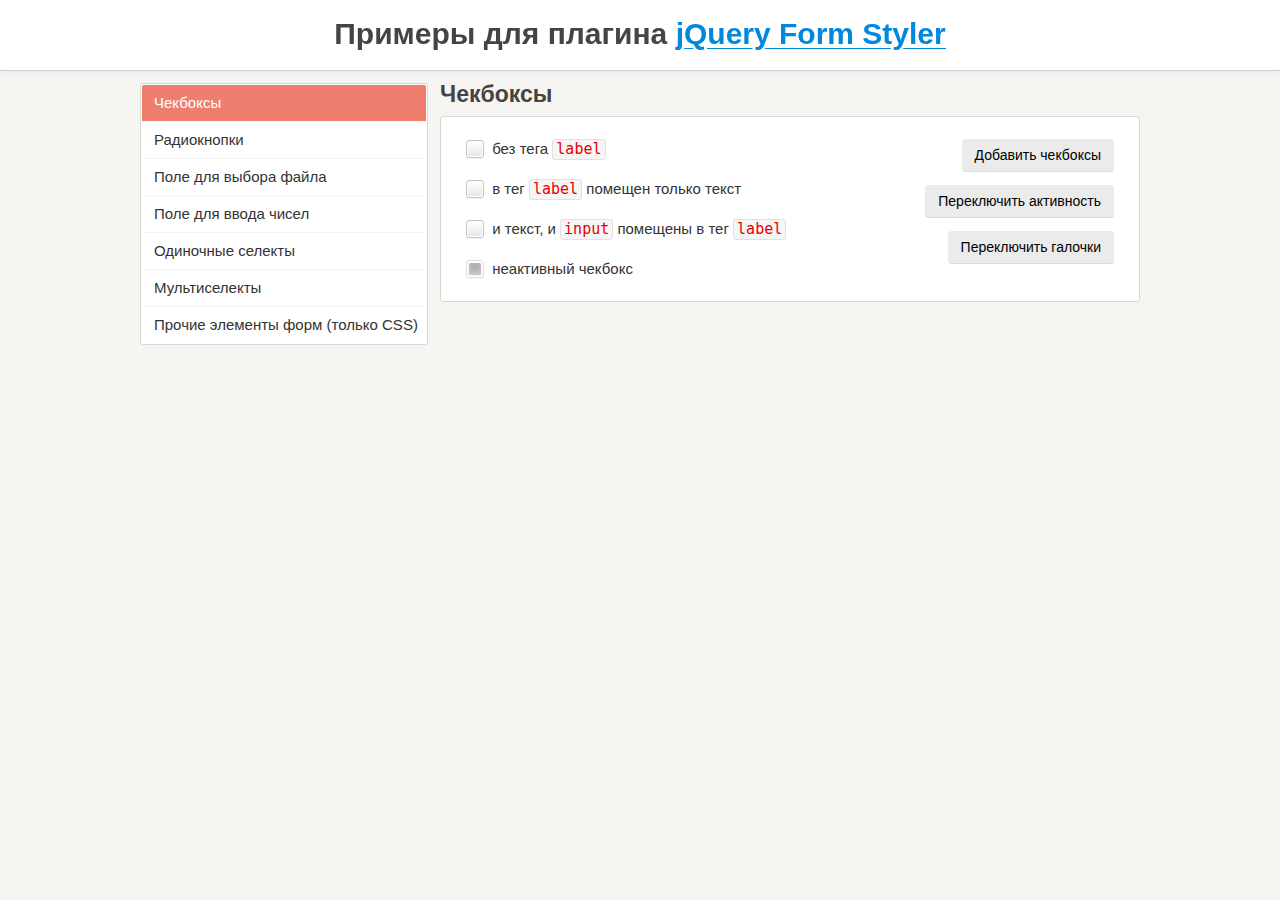
<file: libs/jQueryFormStyler-master/demo/index.html>
<!DOCTYPE html>
<html>
<head>
	<meta charset="utf-8" />
	<meta name="viewport" content="width=device-width, initial-scale=1.0" />
	<title>Примеры для плагина jQuery Form Styler</title>
	<link href="demo.css" rel="stylesheet" />
	<link href="../jquery.formstyler.css" rel="stylesheet" />
	<script src="http://ajax.googleapis.com/ajax/libs/jquery/1.11.3/jquery.min.js"></script>
	<script src="../jquery.formstyler.js"></script>
	<script>
		(function($) {
		$(function() {
			$('input, select').styler({
				selectSearch: true
			});
		});
		})(jQuery);
	</script>
	<script src="demo.js"></script>
</head>

<body>

<h1>Примеры для плагина <a href="http://dimox.name/jquery-form-styler/">jQuery Form Styler</a></h1>

<form method="post">
<div class="wrapper">

	<ul class="menu">
		<li class="current" data-hash="checkbox">Чекбоксы</li>
		<li data-hash="radio">Радиокнопки</li>
		<li data-hash="file">Поле для выбора файла</li>
		<li data-hash="number">Поле для ввода чисел</li>
		<li data-hash="select">Одиночные селекты</li>
		<li data-hash="multiselect">Мультиселекты</li>
		<li data-hash="css">Прочие элементы форм (только CSS)</li>
	</ul>

	<div class="content">

		<div class="box visible">
			<h2>Чекбоксы</h2>

			<div class="section lh">
				<div class="buttons">
					<button type="submit" class="button  add-checkbox">Добавить чекбоксы</button>
					<button type="submit" class="button  disable-input">Переключить активность</button>
					<button type="submit" class="button  check">Переключить галочки</button>
				</div>
				<input type="checkbox" /> без тега <code>label</code><br />
				<span id="r"><input type="checkbox" id="checkbox1" /></span> <label for="checkbox1"> в тег <code>label</code> помещен только текст</label><br />
				<label><input type="checkbox" /> и текст, и <code>input</code> помещены в тег <code>label</code></label><br />
				<label><input type="checkbox" disabled checked /> неактивный чекбокс</label>
			</div><!-- .section -->
		</div><!-- .box -->

		<div class="box">
			<h2>Радиокнопки</h2>

			<div class="section lh">
				<div class="buttons">
					<button type="submit" class="button  add-radio">Добавить радиокнопки</button>
					<button type="submit" class="button  disable-input">Переключить активность</button>
				</div>
				<input type="radio" name="radio" /> без тега <code>label</code><br />
				<input type="radio" name="radio" id="radio1" /> <label for="radio1"> в тег <code>label</code> помещен только текст</label><br />
				<label><input type="radio" name="radio" /> и текст, и <code>input</code> помещены в тег <code>label</code></label><br />
				<label><input type="radio" name="radio" disabled /> неактивная радиокнопка</label>
			</div><!-- .section -->
		</div><!-- .box -->

		<div class="box">
			<h2>Поле для выбора файла</h2>

			<div class="section">
				<div class="buttons">
					<button type="submit" class="button  add-file">Добавить поле</button>
					<button type="submit" class="button  disable-input">Переключить активность</button>
				</div>
				<input type="file" />
			</div><!-- .section -->
		</div><!-- .box -->

		<div class="box">
			<h2>Поле для ввода чисел</h2>

			<div class="section">
				<div class="buttons">
					<button type="submit" class="button  add-number">Добавить поле</button>
					<button type="submit" class="button  disable-input">Переключить активность</button>
				</div>
				<p>Поле без атрибутов.</p>
				<input type="number" />
			</div><!-- .section -->

			<div class="section">
				<p>Поле с атрибутами <code>min="0" max="100" step="5"</code>.</p>
				<input type="number" min="0" max="100" step="5" />
			</div><!-- .section -->

			<div class="section  number-plus-minus">
			<p>Другой вид переключателей.</p>
				<input type="number" />
			</div><!-- .section -->
		</div><!-- .box -->

		<div class="box">

			<h2>Одиночные селекты</h2>

			<p style="color: #43C617">По умолчанию ширина селекта на этой странице установлена 250 пикселей.</p>

			<div class="section">
				<div class="buttons">
					<button type="submit" class="button  add-select">Добавить селект</button>
					<button type="submit" class="button  add-options">Добавить пункты в список</button>
					<button type="submit" class="button  disable-select">Переключить активность селекта</button>
					<button type="submit" class="button  disable-options">Переключить активность пунктов</button>
				</div>
				<p><strong>Простой селект</strong> с несколькими пунктами, <br />один из них неактивный.</p>
				<select>
					<option>-- Выберите --</option>
					<option>Пункт 1</option>
					<option>Пункт 2</option>
					<option disabled>Пункт 3</option>
					<option>Пункт 4</option>
					<option>Пункт 5</option>
				</select>
			</div><!-- .section -->

			<div class="section">

				<p>Селект <strong>без заданной ширины</strong>, имеющий пункт <strong>с длинным текстом</strong>.</p>
				<select class="width-auto">
					<option>-- Выберите --</option>
					<option>Пункт 1</option>
					<option>Пункт 2</option>
					<option>Какой-то пункт с очень-очень-очень длинным-длинным-длинным текстом</option>
					<option>Пункт 4</option>
					<option>Пункт 5</option>
				</select>

				<br /><br />

				<p>Селект <strong>с шириной 200 пикселей</strong>, имеющий пункт <strong>с длинным текстом</strong>.</p>
				<select class="width-200">
					<option>-- Выберите --</option>
					<option>Пункт 1</option>
					<option>Пункт 2</option>
					<option>Какой-то пункт с очень-очень-очень длинным-длинным-длинным текстом</option>
					<option>Пункт 4</option>
					<option>Пункт 5</option>
				</select>

			</div><!-- .section -->

			<div class="section">

				<div class="sec maxheight">
					<p>Выпадающий список этого селекта <br /><strong>органичен по высоте</strong>.</p>
					<select>
						<option>-- Выберите --</option>
						<option>Пункт 1</option>
						<option>Пункт 2</option>
						<option>Пункт 3</option>
						<option>Пункт 4</option>
						<option>Пункт 5</option>
						<option>Пункт 6</option>
						<option>Пункт 7</option>
						<option>Пункт 8</option>
						<option>Пункт 9</option>
						<option>Пункт 10</option>
						<option>Пункт 11</option>
						<option>Пункт 12</option>
						<option>Пункт 13</option>
						<option>Пункт 14</option>
						<option>Пункт 15</option>
						<option>Пункт 16</option>
						<option>Пункт 17</option>
						<option>Пункт 18</option>
						<option>Пункт 19</option>
						<option>Пункт 20</option>
						<option>Пункт 21</option>
						<option>Пункт 22</option>
						<option>Пункт 23</option>
						<option>Пункт 24</option>
						<option>Пункт 25</option>
						<option>Пункт 26</option>
						<option>Пункт 27</option>
						<option>Пункт 28</option>
						<option>Пункт 29</option>
						<option>Пункт 30</option>
					</select>
				</div><!-- .sec -->

				<div class="sec">
					<p>Селект <strong>с длинным списком</strong>, не ограниченным максимальной высотой.</p>
					<select>
						<option>-- Выберите --</option>
						<option>Пункт 1</option>
						<option>Пункт 2</option>
						<option>Пункт 3</option>
						<option>Пункт 4</option>
						<option>Пункт 5</option>
						<option>Пункт 6</option>
						<option>Пункт 7</option>
						<option>Пункт 8</option>
						<option>Пункт 9</option>
						<option>Пункт 10</option>
						<option>Пункт 11</option>
						<option>Пункт 12</option>
						<option>Пункт 13</option>
						<option>Пункт 14</option>
						<option>Пункт 15</option>
						<option>Пункт 16</option>
						<option>Пункт 17</option>
						<option>Пункт 18</option>
						<option>Пункт 19</option>
						<option>Пункт 20</option>
						<option>Пункт 21</option>
						<option>Пункт 22</option>
						<option>Пункт 23</option>
						<option>Пункт 24</option>
						<option>Пункт 25</option>
						<option>Пункт 26</option>
						<option>Пункт 27</option>
						<option>Пункт 28</option>
						<option>Пункт 29</option>
						<option>Пункт 30</option>
						<option>Пункт 31</option>
						<option>Пункт 32</option>
						<option>Пункт 33</option>
						<option>Пункт 34</option>
						<option>Пункт 35</option>
						<option>Пункт 36</option>
						<option>Пункт 37</option>
						<option>Пункт 38</option>
						<option>Пункт 39</option>
						<option>Пункт 40</option>
						<option>Пункт 41</option>
						<option>Пункт 42</option>
						<option>Пункт 43</option>
						<option>Пункт 44</option>
						<option>Пункт 45</option>
						<option>Пункт 46</option>
						<option>Пункт 47</option>
						<option>Пункт 48</option>
						<option>Пункт 49</option>
						<option>Пункт 50</option>
						<option>Пункт 51</option>
						<option>Пункт 52</option>
						<option>Пункт 53</option>
						<option>Пункт 54</option>
						<option>Пункт 55</option>
						<option>Пункт 56</option>
						<option>Пункт 57</option>
						<option>Пункт 58</option>
						<option>Пункт 59</option>
						<option>Пункт 60</option>
						<option>Пункт 61</option>
						<option>Пункт 62</option>
						<option>Пункт 63</option>
						<option>Пункт 64</option>
						<option>Пункт 65</option>
						<option>Пункт 66</option>
						<option>Пункт 67</option>
						<option>Пункт 68</option>
						<option>Пункт 69</option>
						<option>Пункт 70</option>
						<option>Пункт 71</option>
						<option>Пункт 72</option>
						<option>Пункт 73</option>
						<option>Пункт 74</option>
						<option>Пункт 75</option>
						<option>Пункт 76</option>
						<option>Пункт 77</option>
						<option>Пункт 78</option>
						<option>Пункт 79</option>
						<option>Пункт 80</option>
						<option>Пункт 81</option>
						<option>Пункт 82</option>
						<option>Пункт 83</option>
						<option>Пункт 84</option>
						<option>Пункт 85</option>
						<option>Пункт 86</option>
						<option>Пункт 87</option>
						<option>Пункт 88</option>
						<option>Пункт 89</option>
						<option>Пункт 90</option>
						<option>Пункт 91</option>
						<option>Пункт 92</option>
						<option>Пункт 93</option>
						<option>Пункт 94</option>
						<option>Пункт 95</option>
						<option>Пункт 96</option>
						<option>Пункт 97</option>
						<option>Пункт 98</option>
						<option>Пункт 99</option>
						<option>Пункт 100</option>
					</select>
				</div><!-- .sec -->

			</div><!-- .section -->

			<div class="section">

				<div class="sec">
					<p>Проверяем, правильное ли значение передается при изменении. У оригинального селекта прописано: <code>onchange="alert(this.value)"</code>.</p>
					<select onchange="alert(this.value)">
						<option>-- Выберите --</option>
						<option>Пункт 1</option>
						<option>Пункт 2</option>
						<option>Пункт 3</option>
						<option>Пункт 4</option>
						<option>Пункт 5</option>
					</select>
				</div><!-- .sec -->

				<div class="sec">
					<p>Селект <strong>с замещающим текстом</strong> (placeholder). Текст "-- Выберите --" задан не через тег <code>option</code>, а через атрибут <code>data-placeholder</code>.</p>
					<select data-placeholder="-- Выберите --">
						<option label="-"></option>
						<option>Пункт 1</option>
						<option>Пункт 2</option>
						<option>Пункт 3</option>
						<option>Пункт 4</option>
						<option>Пункт 5</option>
					</select>
				</div><!-- .sec -->

			</div><!-- .section -->

			<div class="section">

				<div class="sec">
					<p>Селект <strong>с группировкой пунктов</strong> <br />(используется тег <code>optgroup</code>), один из них неактивный.</p>
					<select>
						<option>-- Выберите --</option>
						<optgroup label="Группа 1">
							<option>Пункт 1.1</option>
							<option>Пункт 1.2</option>
							<option>Пункт 1.3</option>
						</optgroup>
						<optgroup label="Группа 2">
							<option>Пункт 2.1</option>
							<option disabled>Пункт 2.2</option>
							<option>Пункт 2.3</option>
						</optgroup>
					</select>
				</div><!-- .sec -->

				<div class="sec">
					<p>Селект с выделением групп <strong>разными цветами</strong> (указаны классы <code>.color1</code> и <code>.color2</code> для <code>optgroup</code>).</p>
					<select>
						<option>-- Выберите --</option>
						<optgroup label="Группа 1" class="color1">
							<option>Пункт 1.1</option>
							<option>Пункт 1.2</option>
							<option>Пункт 1.3</option>
						</optgroup>
						<optgroup label="Группа 2" class="color2">
							<option>Пункт 2.1</option>
							<option>Пункт 2.2</option>
							<option>Пункт 2.3</option>
						</optgroup>
					</select>
				</div><!-- .sec -->

			</div><!-- .section -->

			<div class="section">

				<div class="sec showChanged">
					<p>Показываем, что селект изменен, используя класс <code>.changed</code> (появляется зеленая обводка).</p>
					<select>
						<option>-- Выберите --</option>
						<option>Пункт 1</option>
						<option>Пункт 2</option>
						<option>Пункт 3</option>
						<option>Пункт 4</option>
						<option>Пункт 5</option>
					</select>
				</div><!-- .sec -->

				<div class="sec lang">
					<p>Класс, указаннный для <code>option</code>, передается свернутом селекту, благодаря чему мы в нем видим флаг.</p>
					<select>
						<option>-- Выберите язык --</option>
						<option class="lang-en">Английский</option>
						<option class="lang-es">Испанский</option>
						<option class="lang-de">Немецкий</option>
						<option class="lang-ru">Русский</option>
						<option class="lang-fr">Французский</option>
					</select>
				</div><!-- .sec -->

			</div><!-- .section -->

			<br /><br /><br /><br /><br /><br /><br /><br /><br /><br />

		</div><!-- .box -->

		<div class="box">

			<h2>Мультиселекты</h2>

			<div class="section">
				<div class="buttons">
					<button type="submit" class="button  add-select  multiple">Добавить селект</button>
					<button type="submit" class="button  add-options">Добавить пункты в список</button>
					<button type="submit" class="button  disable-select">Переключить активность селекта</button>
					<button type="submit" class="button  disable-options">Переключить активность пунктов</button>
				</div>
				<p><strong>Мультиселект</strong>, один из пунктов неактивный, <br />параметр <code>size</code> не указан.</p>
				<select multiple>
					<option>-- Выберите --</option>
					<option>Пункт 1</option>
					<option>Пункт 2</option>
					<option disabled>Пункт 3</option>
					<option>Пункт 4</option>
					<option>Пункт 5</option>
				</select>
			</div><!-- .section -->

			<div class="section">
				<p>Мультиселект <strong>с параметром</strong> <code>size</code> <strong>равным</strong> <code>6</code> и <strong>с заданной шириной</strong> (400 пикселей).</p>
				<select multiple size="6" class="width-400">
					<option>-- Выберите один или несколько пунктов --</option>
					<option>Пункт 1</option>
					<option>Пункт 2</option>
					<option>Пункт 3</option>
					<option>Пункт 4</option>
					<option>Пункт 5</option>
				</select>
			</div><!-- .section -->

			<div class="section">

				<div class="sec">
					<p>Мультиселект <strong>с группировкой пунктов</strong> (используется тег <code>optgroup</code>), один из них неактивный.</p>
					<select multiple size="9">
						<option>-- Выберите --</option>
						<optgroup label="Группа 1">
							<option>Пункт 1.1</option>
							<option>Пункт 1.2</option>
							<option>Пункт 1.3</option>
						</optgroup>
						<optgroup label="Группа 2">
							<option>Пункт 2.1</option>
							<option disabled>Пункт 2.2</option>
							<option>Пункт 2.3</option>
						</optgroup>
					</select>
				</div><!-- .sec -->

				<div class="sec">
					<p>Мультиселект с выделением групп <strong>разными цветами</strong> (указаны классы <code>.color1</code> и <code>.color2</code> для <code>optgroup</code>).</p>
					<select multiple size="9">
						<option>-- Выберите --</option>
						<optgroup label="Группа 1" class="color1">
							<option>Пункт 1.1</option>
							<option>Пункт 1.2</option>
							<option>Пункт 1.3</option>
						</optgroup>
						<optgroup label="Группа 2" class="color2">
							<option>Пункт 2.1</option>
							<option>Пункт 2.2</option>
							<option>Пункт 2.3</option>
						</optgroup>
					</select>
				</div><!-- .sec -->

			</div><!-- .section -->

		</div><!-- .box -->

		<div class="box">

			<h2>Прочие элементы форм (только CSS)</h2>

			<div class="section css">
				<p>Стилизация данных элементов <strong>не требует наличия плагина</strong>.</p>

				<input class="styler" type="text" size="60" placeholder="Однострочное текстовое поле..." /> <code>&lt;input type="text"></code>

				<input class="styler" type="password" size="60" placeholder="Поле для ввода пароля..." /> <code>&lt;input type="password"></code>

				<textarea class="styler" cols="60" rows="5" placeholder="Многострочное текстовое поле..."></textarea> <code>&lt;textarea>&lt;/textarea></code><br />

				<input class="styler" type="button" value="Кнопка" /> <code>&lt;input type="button"></code><br />

				<button class="styler" type="submit">Кнопка</button> <code>&lt;button>&lt;/button></code><br />

				<input class="styler" type="reset" value="Сброс" /> <code>&lt;input type="reset"></code><br />

				<input class="styler" type="button" value="Кнопка неактивная" disabled /> <code>&lt;input type="button" disabled></code><br />
				<button class="styler" type="submit" disabled>Кнопка неактивная</button> <code>&lt;button disabled>&lt;/button></code>

			</div><!-- .section -->

		</div><!-- .box -->

	</div><!-- .content -->

</div><!-- .wrapper -->
</form>

</body>
</html>
</file>
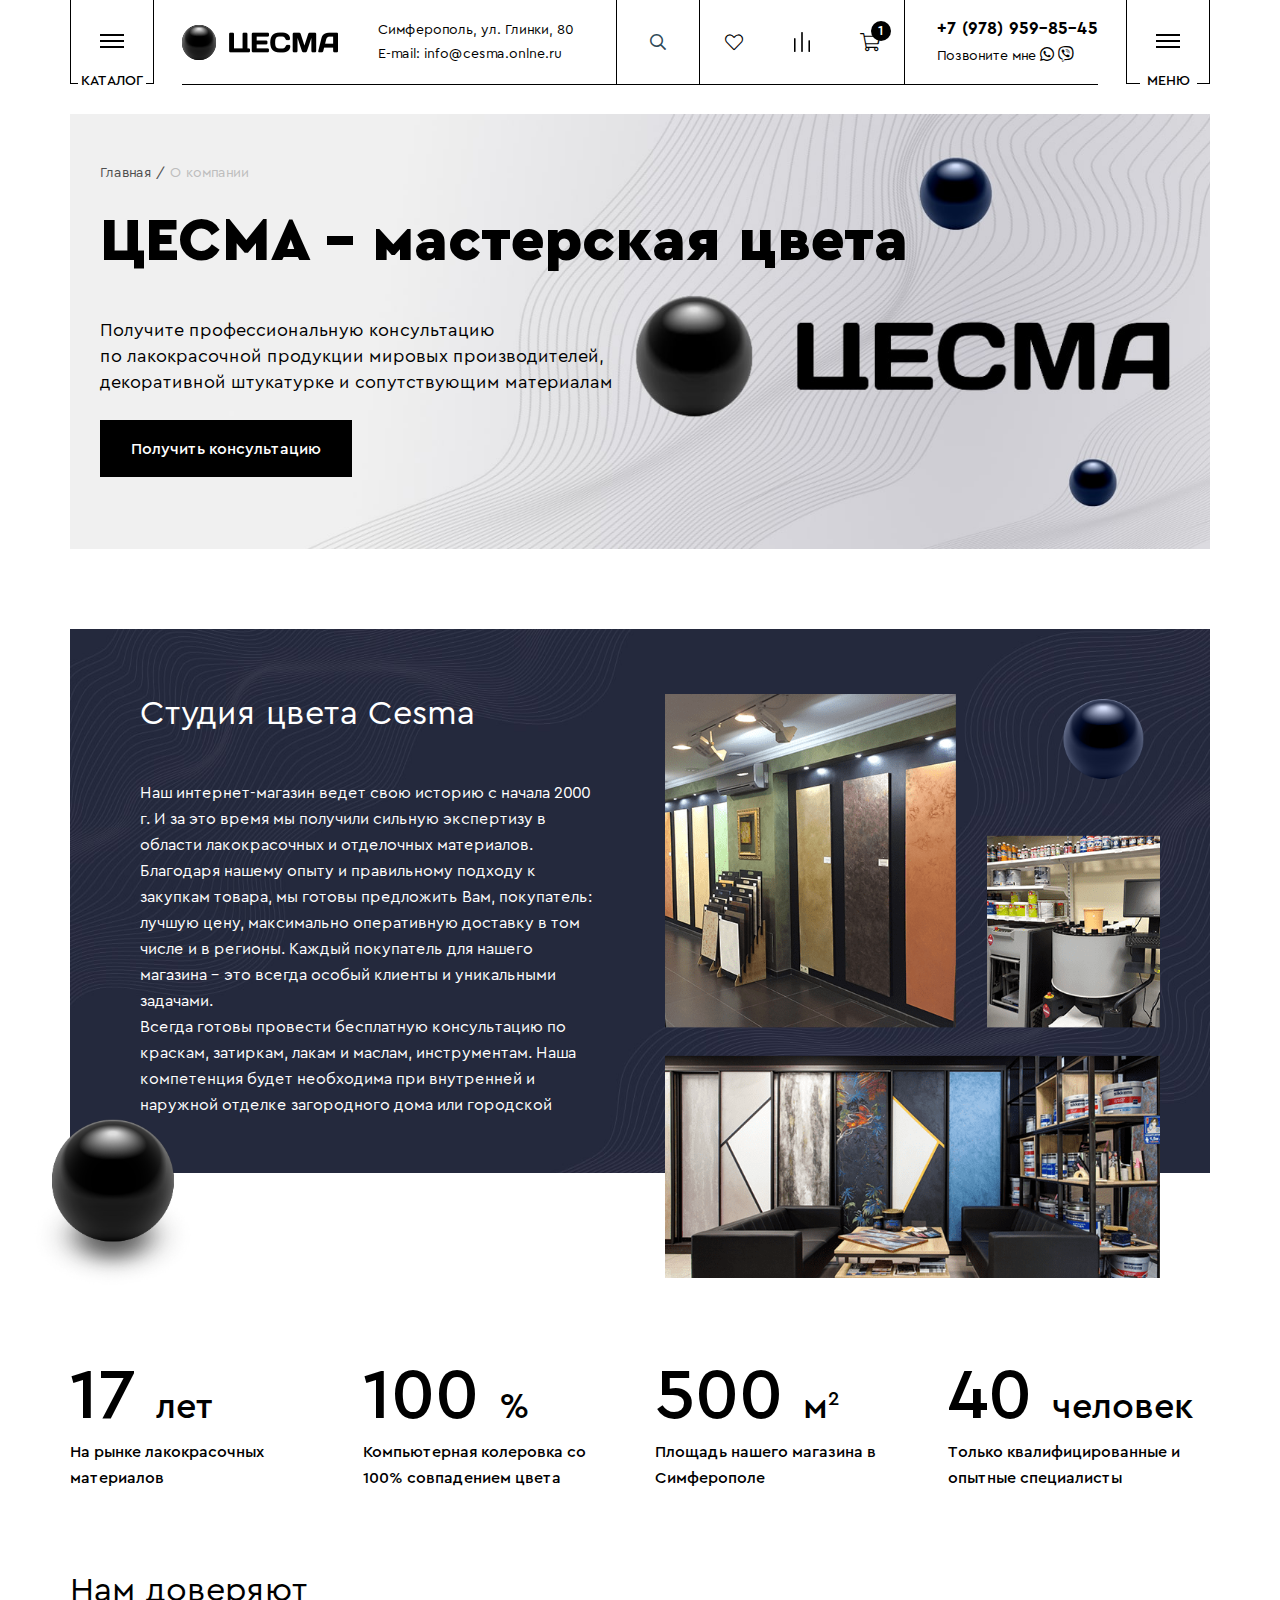
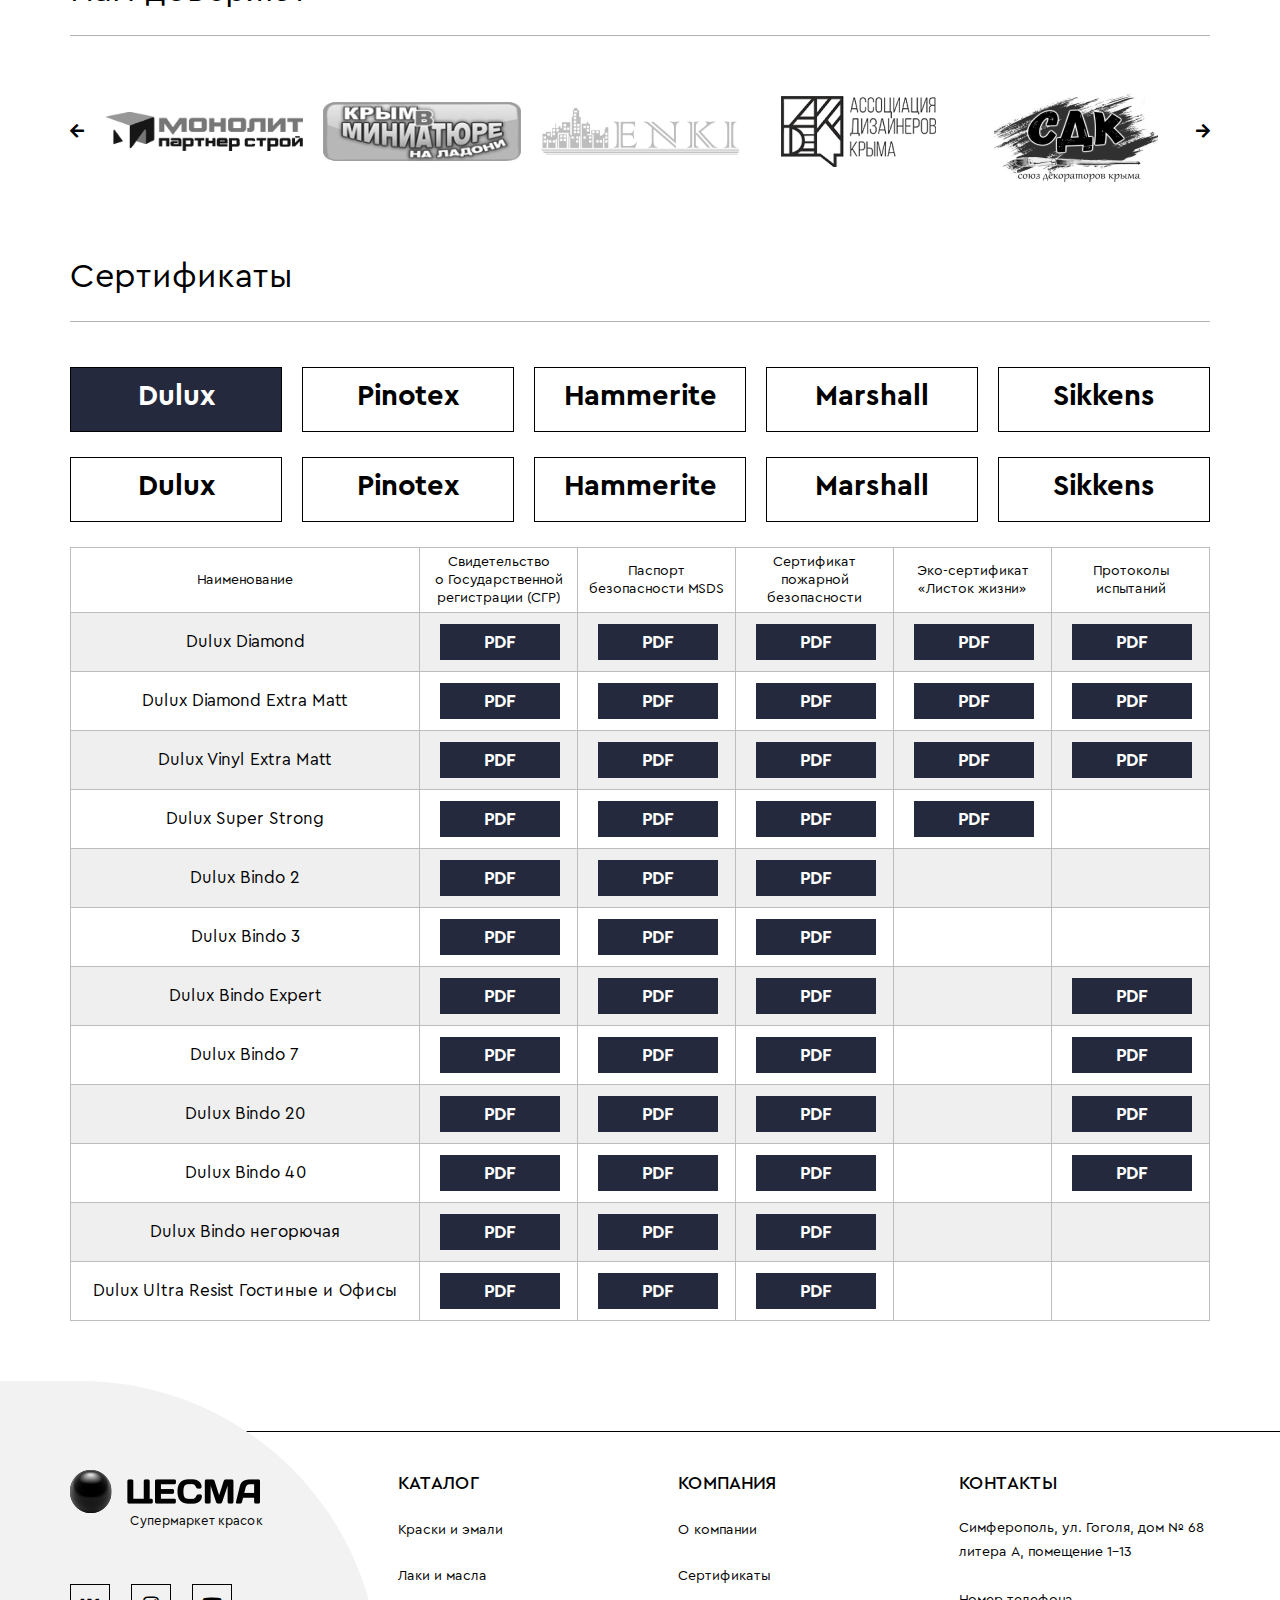
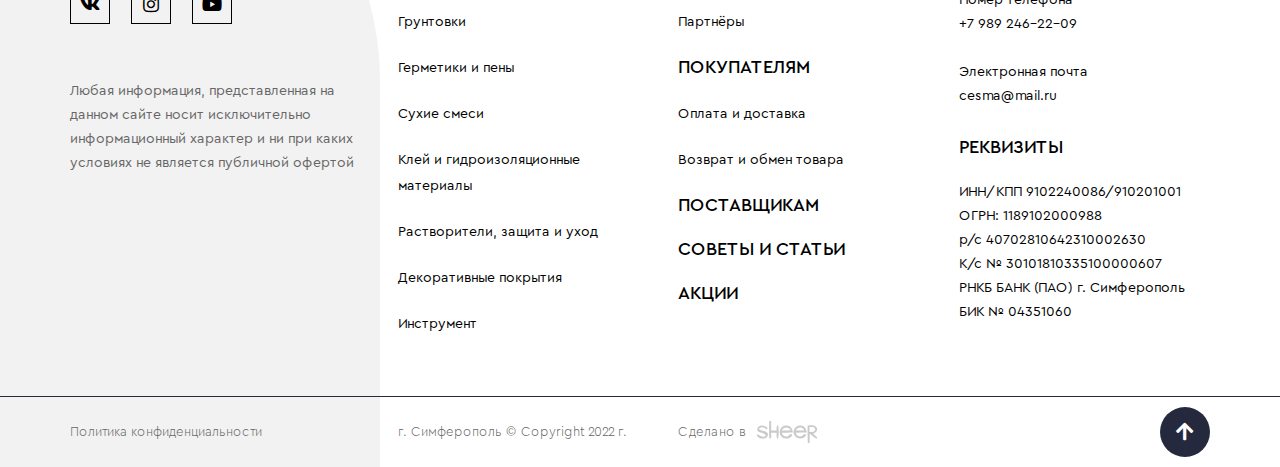
<file: about.html>
<!DOCTYPE html>
<!--[if lt IE 7]><html lang="ru" class="lt-ie9 lt-ie8 lt-ie7"><![endif]-->
<!--[if IE 7]><html lang="ru" class="lt-ie9 lt-ie8"><![endif]-->
<!--[if IE 8]><html lang="ru" class="lt-ie9"><![endif]-->
<!--[if gt IE 8]><!-->
<html lang="ru">
<!--<![endif]-->
<head>
	<meta charset="utf-8" />
	<title>Заголовок</title>
	<meta name="description" content="" />
	<meta http-equiv="X-UA-Compatible" content="IE=edge" />
	<meta name="viewport" content="width=device-width, initial-scale=1.0" />
	<meta name="format-detection" content="telephone=no" />
	<link rel="shortcut icon" href="favicon.png" />
	<link rel="stylesheet" href="libs/bootstrap/bootstrap-grid.css" />
	<link rel="stylesheet" href="libs/fontawesome-free-5.12.0-web/css/all.min.css" />
	<link rel="stylesheet" href="libs/fancybox/jquery.fancybox.css" />
	<link rel="stylesheet" href="libs/slick-1.5.9/slick/slick.css" />
	<link rel="stylesheet" href="libs/slick-1.5.9/slick/slick-theme.css" />
	<link rel="stylesheet" href="libs/ion.rangeSlider-master/css/ion.rangeSlider.min.css" />
	<link rel="stylesheet" href="css/fonts.css" />
	<link rel="stylesheet" href="css/main.css?ver=1.23" />
	<link rel="stylesheet" href="css/media.css?ver=1.23" />
</head>
<body>

	<div class="wrapper">

		<a href="#modal-help" class="help-fixed default fancybox">
			<img src="img/help1.png" alt="alt">
			<span class="help-fixed__title">НЕ НАШЛИ НУЖНЫЙ ТОВАР?</span>
			<span>Спросите <br>у малыша Йоды либо оставьте заявку на доставку</span>
		</a>

		<header class="header">
			<div class="container">
				<div class="header__wrap">
					<div class="btn-sandwich btn-sandwich_catalog">
						<span class="sandwich">
							<span class="sw-topper"></span>
							<span class="sw-bottom"></span>
							<span class="sw-footer"></span>
						</span>
						<div class="btn-sandwich__text">каталог</div>
					</div>
					<div class="header-content">
						<div class="header__main">
							<a href="#" class="logo">
								<img src="img/logo.png" alt="alt">
							</a>
							<div class="header__contacts">
								<p>Симферополь, ул. Глинки, 80</p>
								<p>E-mail: info@cesma.onlne.ru</p>
							</div>
						</div>
						<div class="form-search">
							<form>
								<input type="text" placeholder="Поиск">
								<div class="search-btn"><i class="far fa-search"></i></div>
							</form>
						</div>
						<div class="buttons-header">
							<a href="#" class="btn-header"><i class="fal fa-heart"></i></a>
							<a href="#" class="btn-header"><img src="img/bars.png" alt="alt"></a>
							<a href="#" class="btn-header"><i class="fal fa-shopping-cart"></i><span>1</span></a>
						</div>
						<div class="callback-contacts">
							<a href="tel:+79789598545" class="phone-main">+7 (978) 959-85-45</a>
							<div>
								<a href="#callback" class="link-simple">Позвоните мне</a>
								<a href="#"><i class="fab fa-whatsapp"></i></a>
								<a href="#"><i class="fab fa-viber"></i></a>
							</div>
						</div>
					</div>
					<div class="btn-sandwich btn-sandwich_menu">
						<span class="sandwich">
							<span class="sw-topper"></span>
							<span class="sw-bottom"></span>
							<span class="sw-footer"></span>
						</span>
						<div class="btn-sandwich__text">меню</div>
					</div>
					<div class="catalog-dropdown">
						<div class="row">
							<div class="col-lg-3">
								<ul class="menu-catalog">
									<li class="active">
										<a href="#">Краски</a>
										<div class="content-dropdown" style="display: block;">
											<div class="row">
												<div class="col-lg">
													<ul class="submenu-dropdown">
														<li>
															<a href="#">Краска для внутренних работ</a>
															<ul>
																<li><a href="#">Краска для потолка</a></li>
																<li><a href="#">Краска для радиаторов</a></li>
																<li><a href="#">Краска для стен и потолков</a></li>
															</ul>
														</li>
													</ul>
													<ul class="submenu-dropdown">
														<li><a href="#">Аэрозольные краски в баллончиках</a></li>
														<li><a href="#">Красители для ручного колерования</a></li>
														<li><a href="#">Краска для дерева</a></li>
														<li><a href="#">Краска для окон и дверей</a></li>
														<li><a href="#">Краска для пола</a></li>
														<li><a href="#">Фасадная краска</a></li>
													</ul>
												</div>
												<div class="col-lg">
													<ul class="submenu-dropdown">
														<li>
															<a href="#">Специальные покрытия</a>
															<ul>
																<li><a href="#">Краска для ванны</a></li>
																<li><a href="#">Краска для яхт и лодок</a></li>
																<li><a href="#">Термостойкая краска</a></li>
																<li><a href="#">Флуоресцентная краска</a></li>
																<li><a href="#">Краска для бассейна</a></li>
																<li><a href="#">Грифельная краска</a></li>
																<li><a href="#">Магнитная краска</a></li>
																<li><a href="#">Маркерная краска</a></li>
															</ul>
														</li>
													</ul>
												</div>
												<div class="col__image-dropdown">
													<div class="content-dropdown__image">
														<img src="img/menu1.jpg" alt="alt">
													</div>
												</div>
											</div>
										</div>
									</li>
									<li>
										<a href="#">Эмали</a>
										<div class="content-dropdown">
											<div class="row">
												<div class="col-lg">
													<ul class="submenu-dropdown">
														<li>
															<a href="#">Краска для внутренних работ</a>
															<ul>
																<li><a href="#">Краска для потолка</a></li>
																<li><a href="#">Краска для стен и потолков</a></li>
															</ul>
														</li>
													</ul>
													<ul class="submenu-dropdown">
														<li><a href="#">Аэрозольные краски в баллончиках</a></li>
														<li><a href="#">Красители для ручного колерования</a></li>
														<li><a href="#">Краска для дерева</a></li>
													</ul>
												</div>
												<div class="col-lg">
													<ul class="submenu-dropdown">
														<li>
															<a href="#">Специальные покрытия</a>
															<ul>
																<li><a href="#">Краска для ванны</a></li>
																<li><a href="#">Краска для яхт и лодок</a></li>
																<li><a href="#">Термостойкая краска</a></li>
																<li><a href="#">Грифельная краска</a></li>
																<li><a href="#">Магнитная краска</a></li>
																<li><a href="#">Маркерная краска</a></li>
															</ul>
														</li>
													</ul>
												</div>
												<div class="col__image-dropdown">
													<div class="content-dropdown__image">
														<img src="img/menu1.jpg" alt="alt">
													</div>
												</div>
											</div>
										</div>
									</li>
									<li>
										<a href="#">Лаки и масла</a>
										<div class="content-dropdown">
											<div class="row">
												<div class="col-lg">
													<ul class="submenu-dropdown">
														<li>
															<a href="#">Краска для внутренних работ</a>
															<ul>
																<li><a href="#">Краска для радиаторов</a></li>
																<li><a href="#">Краска для стен и потолков</a></li>
															</ul>
														</li>
													</ul>
													<ul class="submenu-dropdown">
														<li><a href="#">Фасадная краска</a></li>
													</ul>
												</div>
												<div class="col-lg">
													<ul class="submenu-dropdown">
														<li>
															<a href="#">Специальные покрытия</a>
															<ul>
																<li><a href="#">Грифельная краска</a></li>
																<li><a href="#">Магнитная краска</a></li>
																<li><a href="#">Маркерная краска</a></li>
															</ul>
														</li>
													</ul>
												</div>
												<div class="col__image-dropdown">
													<div class="content-dropdown__image">
														<img src="img/menu1.jpg" alt="alt">
													</div>
												</div>
											</div>
										</div>
									</li>
									<li>
										<a href="#">Грунтовки</a>
										<div class="content-dropdown">
											<div class="row">
												<div class="col-lg">
													<ul class="submenu-dropdown">
														<li>
															<a href="#">Краска для внутренних работ</a>
															<ul>
																<li><a href="#">Краска для потолка</a></li>
																<li><a href="#">Краска для стен и потолков</a></li>
															</ul>
														</li>
													</ul>
													<ul class="submenu-dropdown">
														<li><a href="#">Красители для ручного колерования</a></li>
														<li><a href="#">Краска для дерева</a></li>
														<li><a href="#">Краска для окон и дверей</a></li>
														<li><a href="#">Краска для пола</a></li>
														<li><a href="#">Фасадная краска</a></li>
													</ul>
												</div>
												<div class="col-lg">
													<ul class="submenu-dropdown">
														<li>
															<a href="#">Специальные покрытия</a>
															<ul>
																<li><a href="#">Краска для яхт и лодок</a></li>
																<li><a href="#">Термостойкая краска</a></li>
																<li><a href="#">Флуоресцентная краска</a></li>
																<li><a href="#">Краска для бассейна</a></li>
																<li><a href="#">Грифельная краска</a></li>
																<li><a href="#">Магнитная краска</a></li>
																<li><a href="#">Маркерная краска</a></li>
															</ul>
														</li>
													</ul>
												</div>
												<div class="col__image-dropdown">
													<div class="content-dropdown__image">
														<img src="img/menu1.jpg" alt="alt">
													</div>
												</div>
											</div>
										</div>
									</li>
									<li>
										<a href="#">Герметики и пены</a>
										<div class="content-dropdown">
											<div class="row">
												<div class="col-lg">
													<ul class="submenu-dropdown">
														<li>
															<a href="#">Краска для внутренних работ</a>
															<ul>
																<li><a href="#">Краска для стен и потолков</a></li>
															</ul>
														</li>
													</ul>
													<ul class="submenu-dropdown">
														<li><a href="#">Аэрозольные краски в баллончиках</a></li>
														<li><a href="#">Красители для ручного колерования</a></li>
														<li><a href="#">Краска для дерева</a></li>
														<li><a href="#">Краска для окон и дверей</a></li>
														<li><a href="#">Краска для пола</a></li>
														<li><a href="#">Фасадная краска</a></li>
													</ul>
												</div>
												<div class="col-lg">
													<ul class="submenu-dropdown">
														<li>
															<a href="#">Специальные покрытия</a>
															<ul>
																<li><a href="#">Краска для ванны</a></li>
																<li><a href="#">Краска для яхт и лодок</a></li>
																<li><a href="#">Термостойкая краска</a></li>
																<li><a href="#">Маркерная краска</a></li>
															</ul>
														</li>
													</ul>
												</div>
												<div class="col__image-dropdown">
													<div class="content-dropdown__image">
														<img src="img/menu1.jpg" alt="alt">
													</div>
												</div>
											</div>
										</div>
									</li>
									<li>
										<a href="#">Клей и гидроизоляционные материалы</a>
										<div class="content-dropdown">
											<div class="row">
												<div class="col-lg">
													<ul class="submenu-dropdown">
														<li>
															<a href="#">Краска для внутренних работ</a>
															<ul>
																<li><a href="#">Краска для потолка</a></li>
																<li><a href="#">Краска для радиаторов</a></li>
																<li><a href="#">Краска для стен и потолков</a></li>
															</ul>
														</li>
													</ul>
													<ul class="submenu-dropdown">
														<li><a href="#">Краска для дерева</a></li>
														<li><a href="#">Краска для окон и дверей</a></li>
														<li><a href="#">Краска для пола</a></li>
														<li><a href="#">Фасадная краска</a></li>
													</ul>
												</div>
												<div class="col-lg">
													<ul class="submenu-dropdown">
														<li>
															<a href="#">Специальные покрытия</a>
															<ul>
																<li><a href="#">Краска для ванны</a></li>
																<li><a href="#">Краска для яхт и лодок</a></li>
																<li><a href="#">Термостойкая краска</a></li>
																<li><a href="#">Грифельная краска</a></li>
																<li><a href="#">Магнитная краска</a></li>
																<li><a href="#">Маркерная краска</a></li>
															</ul>
														</li>
													</ul>
												</div>
												<div class="col__image-dropdown">
													<div class="content-dropdown__image">
														<img src="img/menu1.jpg" alt="alt">
													</div>
												</div>
											</div>
										</div>
									</li>
									<li>
										<a href="#">Сухие смеси</a>
										<div class="content-dropdown">
											<div class="row">
												<div class="col-lg">
													<ul class="submenu-dropdown">
														<li>
															<a href="#">Краска для внутренних работ</a>
															<ul>
																<li><a href="#">Краска для потолка</a></li>
																<li><a href="#">Краска для радиаторов</a></li>
																<li><a href="#">Краска для стен и потолков</a></li>
															</ul>
														</li>
													</ul>
													<ul class="submenu-dropdown">
														<li><a href="#">Аэрозольные краски в баллончиках</a></li>
														<li><a href="#">Краска для дерева</a></li>
														<li><a href="#">Краска для пола</a></li>
														<li><a href="#">Фасадная краска</a></li>
													</ul>
												</div>
												<div class="col-lg">
													<ul class="submenu-dropdown">
														<li>
															<a href="#">Специальные покрытия</a>
															<ul>
																<li><a href="#">Краска для ванны</a></li>
																<li><a href="#">Краска для яхт и лодок</a></li>
																<li><a href="#">Термостойкая краска</a></li>
																<li><a href="#">Флуоресцентная краска</a></li>
																<li><a href="#">Краска для бассейна</a></li>
																<li><a href="#">Грифельная краска</a></li>
																<li><a href="#">Магнитная краска</a></li>
																<li><a href="#">Маркерная краска</a></li>
															</ul>
														</li>
													</ul>
												</div>
												<div class="col__image-dropdown">
													<div class="content-dropdown__image">
														<img src="img/menu1.jpg" alt="alt">
													</div>
												</div>
											</div>
										</div>
									</li>
									<li>
										<a href="#">Растворители, защита и уход</a>
										<div class="content-dropdown">
											<div class="row">
												<div class="col-lg">
													<ul class="submenu-dropdown">
														<li>
															<a href="#">Краска для внутренних работ</a>
															<ul>
																<li><a href="#">Краска для потолка</a></li>
																<li><a href="#">Краска для радиаторов</a></li>
																<li><a href="#">Краска для стен и потолков</a></li>
															</ul>
														</li>
													</ul>
													<ul class="submenu-dropdown">
														<li><a href="#">Краска для окон и дверей</a></li>
														<li><a href="#">Краска для пола</a></li>
														<li><a href="#">Фасадная краска</a></li>
													</ul>
												</div>
												<div class="col-lg">
													<ul class="submenu-dropdown">
														<li>
															<a href="#">Специальные покрытия</a>
															<ul>
																<li><a href="#">Краска для ванны</a></li>
																<li><a href="#">Краска для яхт и лодок</a></li>
																<li><a href="#">Термостойкая краска</a></li>
																<li><a href="#">Флуоресцентная краска</a></li>
																<li><a href="#">Краска для бассейна</a></li>
																<li><a href="#">Грифельная краска</a></li>
																<li><a href="#">Магнитная краска</a></li>
																<li><a href="#">Маркерная краска</a></li>
															</ul>
														</li>
													</ul>
												</div>
												<div class="col__image-dropdown">
													<div class="content-dropdown__image">
														<img src="img/menu1.jpg" alt="alt">
													</div>
												</div>
											</div>
										</div>
									</li>
									<li>
										<a href="#">Декоративные покрытия</a>
										<div class="content-dropdown">
											<div class="row">
												<div class="col-lg">
													<ul class="submenu-dropdown">
														<li>
															<a href="#">Краска для внутренних работ</a>
															<ul>
																<li><a href="#">Краска для потолка</a></li>
																<li><a href="#">Краска для радиаторов</a></li>
																<li><a href="#">Краска для стен и потолков</a></li>
															</ul>
														</li>
													</ul>
													<ul class="submenu-dropdown">
														<li><a href="#">Аэрозольные краски в баллончиках</a></li>
														<li><a href="#">Краска для пола</a></li>
														<li><a href="#">Фасадная краска</a></li>
													</ul>
												</div>
												<div class="col-lg">
													<ul class="submenu-dropdown">
														<li>
															<a href="#">Специальные покрытия</a>
															<ul>
																<li><a href="#">Краска для ванны</a></li>
																<li><a href="#">Краска для яхт и лодок</a></li>
																<li><a href="#">Термостойкая краска</a></li>
																<li><a href="#">Флуоресцентная краска</a></li>
																<li><a href="#">Краска для бассейна</a></li>
																<li><a href="#">Грифельная краска</a></li>
																<li><a href="#">Маркерная краска</a></li>
															</ul>
														</li>
													</ul>
												</div>
												<div class="col__image-dropdown">
													<div class="content-dropdown__image">
														<img src="img/menu1.jpg" alt="alt">
													</div>
												</div>
											</div>
										</div>
									</li>
									<li>
										<a href="#">Инструмент</a>
										<div class="content-dropdown">
											<div class="row">
												<div class="col-lg">
													<ul class="submenu-dropdown">
														<li>
															<a href="#">Краска для внутренних работ</a>
															<ul>
																<li><a href="#">Краска для потолка</a></li>
																<li><a href="#">Краска для радиаторов</a></li>
																<li><a href="#">Краска для стен и потолков</a></li>
															</ul>
														</li>
													</ul>
													<ul class="submenu-dropdown">
														<li><a href="#">Аэрозольные краски в баллончиках</a></li>
														<li><a href="#">Красители для ручного колерования</a></li>
														<li><a href="#">Краска для дерева</a></li>
														<li><a href="#">Краска для окон и дверей</a></li>
														<li><a href="#">Фасадная краска</a></li>
													</ul>
												</div>
												<div class="col-lg">
													<ul class="submenu-dropdown">
														<li>
															<a href="#">Специальные покрытия</a>
															<ul>
																<li><a href="#">Краска для ванны</a></li>
																<li><a href="#">Флуоресцентная краска</a></li>
																<li><a href="#">Краска для бассейна</a></li>
																<li><a href="#">Грифельная краска</a></li>
																<li><a href="#">Магнитная краска</a></li>
																<li><a href="#">Маркерная краска</a></li>
															</ul>
														</li>
													</ul>
												</div>
												<div class="col__image-dropdown">
													<div class="content-dropdown__image">
														<img src="img/menu1.jpg" alt="alt">
													</div>
												</div>
											</div>
										</div>
									</li>
								</ul>
							</div>
						</div>
					</div>
				</div>
			</div>
		</header>

		<section class="billbord-page">
			<div class="container">
				<div class="billbord-content">
					<ul class="breadcrumbs">
						<li><a href="#">Главная</a></li>
						<li>О компании</li>
					</ul>
					<h1 class="title-big">ЦЕСМА - мастерская цвета</h1>
					<div class="descr-big">Получите профессиональную консультацию по лакокрасочной продукции мировых производителей, декоративной штукатурке и сопутствующим материалам</div>
					<a href="#" class="btn-main">Получить консультацию</a>
				</div>
			</div>
		</section>

		<section class="about">
			<div class="container">
				<div class="about-block">
					<div class="row">
						<div class="col-lg-6">
							<h2 class="title-section">Студия цвета Cesma</h2>
							<div class="text-about">
								<p>Наш интернет-магазин ведет свою историю с начала 2000 г. И за это время мы получили сильную экспертизу в области лакокрасочных и отделочных материалов. Благодаря нашему опыту и правильному подходу к закупкам товара, мы готовы предложить Вам, покупатель: лучшую цену, максимально оперативную доставку в том числе и в регионы. Каждый покупатель для нашего магазина – это всегда особый клиенты и уникальными задачами.</p>
								<p>Всегда готовы провести бесплатную консультацию по краскам, затиркам, лакам и маслам, инструментам. Наша компетенция будет необходима при внутренней и наружной отделке загородного дома или городской квартиры. </p>
								<p>Наш интернет-магазин ведет свою историю с начала 2000 г. И за это время мы получили сильную экспертизу в области лакокрасочных и отделочных материалов. Благодаря нашему опыту и правильному подходу к закупкам товара, мы готовы предложить Вам, покупатель: лучшую цену, максимально оперативную доставку в том числе и в регионы. Каждый покупатель для нашего магазина – это всегда особый клиенты и уникальными задачами.</p>
								<p>Наш интернет-магазин ведет свою историю с начала 2000 г. И за это время мы получили сильную экспертизу в области лакокрасочных и отделочных материалов. Благодаря нашему опыту и правильному подходу к закупкам товара, мы готовы предложить Вам, покупатель: лучшую цену, максимально оперативную доставку в том числе и в регионы. Каждый покупатель для нашего магазина – это всегда особый клиенты и уникальными задачами.</p>
								<p>Всегда готовы провести бесплатную консультацию по краскам, затиркам, лакам и маслам, инструментам. Наша компетенция будет необходима при внутренней и наружной отделке загородного дома или городской квартиры. </p>
								<p>Наш интернет-магазин ведет свою историю с начала 2000 г. И за это время мы получили сильную экспертизу в области лакокрасочных и отделочных материалов. Благодаря нашему опыту и правильному подходу к закупкам товара, мы готовы предложить Вам, покупатель: лучшую цену, максимально оперативную доставку в том числе и в регионы. Каждый покупатель для нашего магазина – это всегда особый клиенты и уникальными задачами.</p>
							</div>
						</div>
						<div class="col-lg-6">
							<div class="images-about">
								<img src="img/images_about.png" alt="alt">
							</div>
						</div>
					</div>
				</div>
				<div class="row">
					<div class="col-lg-3 col-6">
						<div class="item-number">
							<div class="item-number__title">17 <span>лет</span></div>
							<p>На рынке лакокрасочных материалов</p>
						</div>
					</div>
					<div class="col-lg-3 col-6">
						<div class="item-number">
							<div class="item-number__title">100 <span>%</span></div>
							<p>Компьютерная колеровка со 100% совпадением цвета</p>
						</div>
					</div>
					<div class="col-lg-3 col-6">
						<div class="item-number">
							<div class="item-number__title">500  <span>м<sup>2</sup></span></div>
							<p>Площадь нашего магазина в Симферополе</p>
						</div>
					</div>
					<div class="col-lg-3 col-6">
						<div class="item-number">
							<div class="item-number__title">40 <span>человек</span></div>
							<p>Только квалифицированные и опытные специалисты</p>
						</div>
					</div>
				</div>
			</div>
		</section>

		<section class="clients">
			<div class="container">
				<h2 class="title-section">Нам доверяют</h2>
				<ul class="slider-clients">
					<li>
						<div class="item-client">
							<img src="img/client1.png" alt="alt">
						</div>
					</li>
					<li>
						<div class="item-client">
							<img src="img/client2.png" alt="alt">
						</div>
					</li>
					<li>
						<div class="item-client">
							<img src="img/client3.png" alt="alt">
						</div>
					</li>
					<li>
						<div class="item-client">
							<img src="img/client4.png" alt="alt">
						</div>
					</li>
					<li>
						<div class="item-client">
							<img src="img/client5.png" alt="alt">
						</div>
					</li>
					<li>
						<div class="item-client">
							<img src="img/client1.png" alt="alt">
						</div>
					</li>
				</ul>
			</div>
		</section>

		<section class="sertificats">
			<div class="container">
				<h2 class="title-section">Сертификаты</h2>
				<ul class="tabs">
					<li class="active"><a href="#tab_sertificat1">Dulux</a></li>
					<li><a href="#tab_sertificat2">Pinotex</a></li>
					<li><a href="#tab_sertificat3">Hammerite</a></li>
					<li><a href="#tab_sertificat4">Marshall</a></li>
					<li><a href="#tab_sertificat5">Sikkens</a></li>
					<li><a href="#tab_sertificat6">Dulux</a></li>
					<li><a href="#tab_sertificat7">Pinotex</a></li>
					<li><a href="#tab_sertificat8">Hammerite</a></li>
					<li><a href="#tab_sertificat9">Marshall</a></li>
					<li><a href="#tab_sertificat10">Sikkens</a></li>
				</ul>
				<div class="tab-container">
					<div class="tab-pane" id="tab_sertificat1">
						<div class="table-main">
							<table>
								<thead>
									<tr>
										<th>Наименование</th>
										<th>Свидетельство о Государственной регистрации (СГР)</th>
										<th>Паспорт безопасности MSDS</th>
										<th>Сертификат пожарной безопасности</th>
										<th>Эко-сертификат «Листок жизни»</th>
										<th>Протоколы испытаний</th>
									</tr>
								</thead>
								<tbody>
									<tr>
										<td>Dulux Diamond</td>
										<td>
											<a href="#" class="btn-doc">PDF</a>
										</td>
										<td>
											<a href="#" class="btn-doc">PDF</a>
										</td>
										<td>
											<a href="#" class="btn-doc">PDF</a>
										</td>
										<td>
											<a href="#" class="btn-doc">PDF</a>
										</td>
										<td>
											<a href="#" class="btn-doc">PDF</a>
										</td>
									</tr>
									<tr>
										<td>Dulux Diamond Extra Matt</td>
										<td>
											<a href="#" class="btn-doc">PDF</a>
										</td>
										<td>
											<a href="#" class="btn-doc">PDF</a>
										</td>
										<td>
											<a href="#" class="btn-doc">PDF</a>
										</td>
										<td>
											<a href="#" class="btn-doc">PDF</a>
										</td>
										<td>
											<a href="#" class="btn-doc">PDF</a>
										</td>
									</tr>
									<tr>
										<td>Dulux Vinyl Extra Matt</td>
										<td>
											<a href="#" class="btn-doc">PDF</a>
										</td>
										<td>
											<a href="#" class="btn-doc">PDF</a>
										</td>
										<td>
											<a href="#" class="btn-doc">PDF</a>
										</td>
										<td>
											<a href="#" class="btn-doc">PDF</a>
										</td>
										<td>
											<a href="#" class="btn-doc">PDF</a>
										</td>
									</tr>
									<tr>
										<td>Dulux Super Strong</td>
										<td>
											<a href="#" class="btn-doc">PDF</a>
										</td>
										<td>
											<a href="#" class="btn-doc">PDF</a>
										</td>
										<td>
											<a href="#" class="btn-doc">PDF</a>
										</td>
										<td>
											<a href="#" class="btn-doc">PDF</a>
										</td>
										<td>
											
										</td>
									</tr>
									<tr>
										<td>Dulux Bindo 2</td>
										<td>
											<a href="#" class="btn-doc">PDF</a>
										</td>
										<td>
											<a href="#" class="btn-doc">PDF</a>
										</td>
										<td>
											<a href="#" class="btn-doc">PDF</a>
										</td>
										<td>
											
										</td>
										<td>
											
										</td>
									</tr>
									<tr>
										<td>Dulux Bindo 3</td>
										<td>
											<a href="#" class="btn-doc">PDF</a>
										</td>
										<td>
											<a href="#" class="btn-doc">PDF</a>
										</td>
										<td>
											<a href="#" class="btn-doc">PDF</a>
										</td>
										<td>
											
										</td>
										<td>
											
										</td>
									</tr>
									<tr>
										<td>Dulux Bindo Expert</td>
										<td>
											<a href="#" class="btn-doc">PDF</a>
										</td>
										<td>
											<a href="#" class="btn-doc">PDF</a>
										</td>
										<td>
											<a href="#" class="btn-doc">PDF</a>
										</td>
										<td>
											
										</td>
										<td>
											<a href="#" class="btn-doc">PDF</a>
										</td>
									</tr>
									<tr>
										<td>Dulux Bindo 7</td>
										<td>
											<a href="#" class="btn-doc">PDF</a>
										</td>
										<td>
											<a href="#" class="btn-doc">PDF</a>
										</td>
										<td>
											<a href="#" class="btn-doc">PDF</a>
										</td>
										<td>
											
										</td>
										<td>
											<a href="#" class="btn-doc">PDF</a>
										</td>
									</tr>
									<tr>
										<td>Dulux Bindo 20</td>
										<td>
											<a href="#" class="btn-doc">PDF</a>
										</td>
										<td>
											<a href="#" class="btn-doc">PDF</a>
										</td>
										<td>
											<a href="#" class="btn-doc">PDF</a>
										</td>
										<td>
											
										</td>
										<td>
											<a href="#" class="btn-doc">PDF</a>
										</td>
									</tr>
									<tr>
										<td>Dulux Bindo 40</td>
										<td>
											<a href="#" class="btn-doc">PDF</a>
										</td>
										<td>
											<a href="#" class="btn-doc">PDF</a>
										</td>
										<td>
											<a href="#" class="btn-doc">PDF</a>
										</td>
										<td>
											
										</td>
										<td>
											<a href="#" class="btn-doc">PDF</a>
										</td>
									</tr>
									<tr>
										<td>Dulux Bindo негорючая</td>
										<td>
											<a href="#" class="btn-doc">PDF</a>
										</td>
										<td>
											<a href="#" class="btn-doc">PDF</a>
										</td>
										<td>
											<a href="#" class="btn-doc">PDF</a>
										</td>
										<td>
											
										</td>
										<td>
											
										</td>
									</tr>
									<tr>
										<td>Dulux Ultra Resist Гостиные и Офисы</td>
										<td>
											<a href="#" class="btn-doc">PDF</a>
										</td>
										<td>
											<a href="#" class="btn-doc">PDF</a>
										</td>
										<td>
											<a href="#" class="btn-doc">PDF</a>
										</td>
										<td>
											
										</td>
										<td>
											
										</td>
									</tr>
								</tbody>
							</table>
						</div>
					</div>
					<div class="tab-pane" id="tab_sertificat2">
						<div class="table-main">
							<table>
								<thead>
									<tr>
										<th>Наименование</th>
										<th>Свидетельство о Государственной регистрации (СГР)</th>
										<th>Паспорт безопасности MSDS</th>
										<th>Сертификат пожарной безопасности</th>
										<th>Эко-сертификат «Листок жизни»</th>
										<th>Протоколы испытаний</th>
									</tr>
								</thead>
								<tbody>
									<tr>
										<td>Pinotex</td>
										<td>
											<a href="#" class="btn-doc">PDF</a>
										</td>
										<td>
											<a href="#" class="btn-doc">PDF</a>
										</td>
										<td>
											<a href="#" class="btn-doc">PDF</a>
										</td>
										<td>
											<a href="#" class="btn-doc">PDF</a>
										</td>
										<td>
											<a href="#" class="btn-doc">PDF</a>
										</td>
									</tr>
								</tbody>
							</table>
						</div>
					</div>
					<div class="tab-pane" id="tab_sertificat3">
						<div class="table-main">
							<table>
								<thead>
									<tr>
										<th>Наименование</th>
										<th>Свидетельство о Государственной регистрации (СГР)</th>
										<th>Паспорт безопасности MSDS</th>
										<th>Сертификат пожарной безопасности</th>
										<th>Эко-сертификат «Листок жизни»</th>
										<th>Протоколы испытаний</th>
									</tr>
								</thead>
								<tbody>
									<tr>
										<td>Hammerite</td>
										<td>
											<a href="#" class="btn-doc">PDF</a>
										</td>
										<td>
											<a href="#" class="btn-doc">PDF</a>
										</td>
										<td>
											<a href="#" class="btn-doc">PDF</a>
										</td>
										<td>
											<a href="#" class="btn-doc">PDF</a>
										</td>
										<td>
											<a href="#" class="btn-doc">PDF</a>
										</td>
									</tr>
								</tbody>
							</table>
						</div>
					</div>
					<div class="tab-pane" id="tab_sertificat4">
						<div class="table-main">
							<table>
								<thead>
									<tr>
										<th>Наименование</th>
										<th>Свидетельство о Государственной регистрации (СГР)</th>
										<th>Паспорт безопасности MSDS</th>
										<th>Сертификат пожарной безопасности</th>
										<th>Эко-сертификат «Листок жизни»</th>
										<th>Протоколы испытаний</th>
									</tr>
								</thead>
								<tbody>
									<tr>
										<td>Marshall</td>
										<td>
											<a href="#" class="btn-doc">PDF</a>
										</td>
										<td>
											<a href="#" class="btn-doc">PDF</a>
										</td>
										<td>
											<a href="#" class="btn-doc">PDF</a>
										</td>
										<td>
											<a href="#" class="btn-doc">PDF</a>
										</td>
										<td>
											<a href="#" class="btn-doc">PDF</a>
										</td>
									</tr>
								</tbody>
							</table>
						</div>
					</div>
					<div class="tab-pane" id="tab_sertificat5">
						<div class="table-main">
							<table>
								<thead>
									<tr>
										<th>Наименование</th>
										<th>Свидетельство о Государственной регистрации (СГР)</th>
										<th>Паспорт безопасности MSDS</th>
										<th>Сертификат пожарной безопасности</th>
										<th>Эко-сертификат «Листок жизни»</th>
										<th>Протоколы испытаний</th>
									</tr>
								</thead>
								<tbody>
									<tr>
										<td>Sikkens</td>
										<td>
											<a href="#" class="btn-doc">PDF</a>
										</td>
										<td>
											<a href="#" class="btn-doc">PDF</a>
										</td>
										<td>
											<a href="#" class="btn-doc">PDF</a>
										</td>
										<td>
											<a href="#" class="btn-doc">PDF</a>
										</td>
										<td>
											<a href="#" class="btn-doc">PDF</a>
										</td>
									</tr>
								</tbody>
							</table>
						</div>
					</div>
					<div class="tab-pane" id="tab_sertificat6">
						<div class="table-main">
							<table>
								<thead>
									<tr>
										<th>Наименование</th>
										<th>Свидетельство о Государственной регистрации (СГР)</th>
										<th>Паспорт безопасности MSDS</th>
										<th>Сертификат пожарной безопасности</th>
										<th>Эко-сертификат «Листок жизни»</th>
										<th>Протоколы испытаний</th>
									</tr>
								</thead>
								<tbody>
									<tr>
										<td>Dulux</td>
										<td>
											<a href="#" class="btn-doc">PDF</a>
										</td>
										<td>
											<a href="#" class="btn-doc">PDF</a>
										</td>
										<td>
											<a href="#" class="btn-doc">PDF</a>
										</td>
										<td>
											<a href="#" class="btn-doc">PDF</a>
										</td>
										<td>
											<a href="#" class="btn-doc">PDF</a>
										</td>
									</tr>
								</tbody>
							</table>
						</div>
					</div>
					<div class="tab-pane" id="tab_sertificat7">
						<div class="table-main">
							<table>
								<thead>
									<tr>
										<th>Наименование</th>
										<th>Свидетельство о Государственной регистрации (СГР)</th>
										<th>Паспорт безопасности MSDS</th>
										<th>Сертификат пожарной безопасности</th>
										<th>Эко-сертификат «Листок жизни»</th>
										<th>Протоколы испытаний</th>
									</tr>
								</thead>
								<tbody>
									<tr>
										<td>Pinotex</td>
										<td>
											<a href="#" class="btn-doc">PDF</a>
										</td>
										<td>
											<a href="#" class="btn-doc">PDF</a>
										</td>
										<td>
											<a href="#" class="btn-doc">PDF</a>
										</td>
										<td>
											<a href="#" class="btn-doc">PDF</a>
										</td>
										<td>
											<a href="#" class="btn-doc">PDF</a>
										</td>
									</tr>
								</tbody>
							</table>
						</div>
					</div>
					<div class="tab-pane" id="tab_sertificat8">
						<div class="table-main">
							<table>
								<thead>
									<tr>
										<th>Наименование</th>
										<th>Свидетельство о Государственной регистрации (СГР)</th>
										<th>Паспорт безопасности MSDS</th>
										<th>Сертификат пожарной безопасности</th>
										<th>Эко-сертификат «Листок жизни»</th>
										<th>Протоколы испытаний</th>
									</tr>
								</thead>
								<tbody>
									<tr>
										<td>Hammerite</td>
										<td>
											<a href="#" class="btn-doc">PDF</a>
										</td>
										<td>
											<a href="#" class="btn-doc">PDF</a>
										</td>
										<td>
											<a href="#" class="btn-doc">PDF</a>
										</td>
										<td>
											<a href="#" class="btn-doc">PDF</a>
										</td>
										<td>
											<a href="#" class="btn-doc">PDF</a>
										</td>
									</tr>
								</tbody>
							</table>
						</div>
					</div>
					<div class="tab-pane" id="tab_sertificat9">
						<div class="table-main">
							<table>
								<thead>
									<tr>
										<th>Наименование</th>
										<th>Свидетельство о Государственной регистрации (СГР)</th>
										<th>Паспорт безопасности MSDS</th>
										<th>Сертификат пожарной безопасности</th>
										<th>Эко-сертификат «Листок жизни»</th>
										<th>Протоколы испытаний</th>
									</tr>
								</thead>
								<tbody>
									<tr>
										<td>Marshall</td>
										<td>
											<a href="#" class="btn-doc">PDF</a>
										</td>
										<td>
											<a href="#" class="btn-doc">PDF</a>
										</td>
										<td>
											<a href="#" class="btn-doc">PDF</a>
										</td>
										<td>
											<a href="#" class="btn-doc">PDF</a>
										</td>
										<td>
											<a href="#" class="btn-doc">PDF</a>
										</td>
									</tr>
								</tbody>
							</table>
						</div>
					</div>
					<div class="tab-pane" id="tab_sertificat10">
						<div class="table-main">
							<table>
								<thead>
									<tr>
										<th>Наименование</th>
										<th>Свидетельство о Государственной регистрации (СГР)</th>
										<th>Паспорт безопасности MSDS</th>
										<th>Сертификат пожарной безопасности</th>
										<th>Эко-сертификат «Листок жизни»</th>
										<th>Протоколы испытаний</th>
									</tr>
								</thead> 
								<tbody>
									<tr>
										<td>Sikkens</td>
										<td>
											<a href="#" class="btn-doc">PDF</a>
										</td>
										<td>
											<a href="#" class="btn-doc">PDF</a>
										</td>
										<td>
											<a href="#" class="btn-doc">PDF</a>
										</td>
										<td>
											<a href="#" class="btn-doc">PDF</a>
										</td>
										<td>
											<a href="#" class="btn-doc">PDF</a>
										</td>
									</tr>
								</tbody>
							</table>
						</div>
					</div>
				</div>
			</div>
		</section>

		<footer class="footer">
			<div class="container container__footer">
				<div class="row">
					<div class="col_footer">
						<a href="#" class="logo">
							<img src="img/logo2.png" alt="alt">
						</a>
						<div class="logo-descr">Супермаркет красок</div>
						<ul class="social-list">
							<li><a href="#"><i class="fab fa-vk"></i></a></li>
							<li><a href="#"><i class="fab fa-instagram"></i></a></li>
							<li><a href="#"><i class="fab fa-youtube"></i></a></li>
						</ul>
						<div class="text-footer">Любая информация, представленная на данном сайте носит исключительно информационный характер и ни при каких условиях не является публичной офертой</div>
					</div>
					<div class="col-lg">
						<div class="footer__title footer__title_mob">КАТАЛОГ <i class="fal fa-plus"></i></div>
						<div class="footer__content">
							<ul class="footer__nav">
								<li><a href="#">Краски и эмали</a></li>
								<li><a href="#">Лаки и масла</a></li>
								<li><a href="#">Грунтовки</a></li>
								<li><a href="#">Герметики и пены</a></li>
								<li><a href="#">Сухие смеси</a></li>
								<li><a href="#">Клей и гидроизоляционные материалы</a></li>
								<li><a href="#">Растворители, защита и уход</a></li>
								<li><a href="#">Декоративные покрытия</a></li>
								<li><a href="#">Инструмент</a></li>
							</ul>
						</div>
					</div>
					<div class="col-lg">
						<div class="footer__title footer__title_mob">КОМПАНИЯ <i class="fal fa-plus"></i></div>
						<div class="footer__content">
							<ul class="footer__nav">
								<li><a href="#">О компании</a></li>
								<li><a href="#">Сертификаты</a></li>
								<li><a href="#">Партнёры</a></li>
							</ul>
						</div>
						<div class="footer__title footer__title_mob">ПОКУПАТЕЛЯМ <i class="fal fa-plus"></i></div>
						<div class="footer__content">
							<ul class="footer__nav">
								<li><a href="#">Оплата и доставка</a></li>
								<li><a href="#">Возврат и обмен товара</a></li>
							</ul>
						</div>
						<ul>
							<li><a href="#" class="footer__title">ПОСТАВЩИКАМ</a></li>
							<li><a href="#" class="footer__title">советы и статьи</a></li>
							<li><a href="#" class="footer__title">акции</a></li>
						</ul>
					</div>
					<div class="col-lg">
						<div class="footer__title footer__title_mob">КОНТАКТЫ <i class="fal fa-plus"></i></div>
						<div class="footer__content">
							<div class="footer__contacts">
								<p>Симферополь, ул. Гоголя, дом № 68 <br>литера А, помещение 1-13</p>
								<br>
								<p>Номер телефона <br><a href="tel:+79892462209">+7 989 246-22-09</a></p>
								<br>
								<p>Электронная почта <br><a href="mailto:cesma@mail.ru">cesma@mail.ru</a></p>
							</div>
						</div>
						<br>
						<div class="footer__title footer__title_mob">реквизиты <i class="fal fa-plus"></i></div>
						<div class="footer__content">
							<div class="footer__contacts">
								<p>ИНН/КПП 9102240086/910201001</p>
								<p>ОГРН: 1189102000988</p>
								<p>р/с 40702810642310002630</p>
								<p>К/с № 30101810335100000607</p>
								<p>РНКБ БАНК (ПАО) г. Симферополь</p>
								<p>БИК № 04351060</p>
							</div>
						</div>
					</div>
				</div>
			</div>
			<div class="footer__bottom">
				<div class="container">
					<div class="row">
						<div class="col_footer">
							<a href="#">Политика конфиденциальности</a>
						</div>
						<div class="col-lg">
							<p>г. Симферополь © Copyright 2022 г.</p>
						</div>
						<div class="col-lg">
							<div class="create">Сделано в <img src="img/copy.svg" alt="alt"></div>
						</div>
						<div class="col-lg">
							<a href="#" class="btn_top default"><i class="fa fa-arrow-up"></i></a>
						</div>
					</div>
				</div>
			</div>
		</footer>
		
	</div>

	<div id="card-modal" class="modal-block">
		<div class="modal-wrap">
			<div class="row">
				<div class="col-lg-2">
					<ul class="slider-nav">
						<li>
							<div class="slider-nav__item">
								<img src="img/slide_nav1.jpg" alt="alt">
							</div>
						</li>
						<li>
							<div class="slider-nav__item">
								<img src="img/slide_nav1.jpg" alt="alt">
							</div>
						</li>
						<li>
							<div class="slider-nav__item">
								<img src="img/slide_nav1.jpg" alt="alt">
							</div>
						</li>
						<li>
							<div class="slider-nav__item">
								<img src="img/slide_nav1.jpg" alt="alt">
							</div>
						</li>
					</ul>
				</div>
				<div class="col-lg-4 col_for">
					<ul class="slider-for">
						<li>
							<div class="slider-for__item">
								<img src="img/slide_for1.jpg" alt="alt">
							</div>
						</li>
						<li>
							<div class="slider-for__item">
								<img src="img/slide_for1.jpg" alt="alt">
							</div>
						</li>
						<li>
							<div class="slider-for__item">
								<img src="img/slide_for1.jpg" alt="alt">
							</div>
						</li>
						<li>
							<div class="slider-for__item">
								<img src="img/slide_for1.jpg" alt="alt">
							</div>
						</li>
					</ul>
				</div>
				<div class="col-xl-5 col-lg-6">
					<div class="articul">Артикул: 678798</div>
					<div class="title-modal">Краска Rossetti Mondo Nuovo Lavabile Formula</div>
					<div class="feature-item">Тип ЛКМ <span>Краска</span></div>
					<div class="feature-item">Тип работ <span>Внутренних работ, Наружных работ</span></div>
					<div class="feature-item">Объект применения <span>Стен, Террасы, Фасадов, Цоколя</span></div>
					<div class="feature-item">Материал обработки <span>ДВП, ДСП, OSB (ОСБ), Штукатурка</span></div>
					<div class="types-wrap">
						<div class="item-type">
							<label>
								<input type="radio" checked="checked" name="type" />
								<span>1 л</span>
							</label>
						</div>
						<div class="item-type">
							<label>
								<input type="radio" name="type" />
								<span>2 л</span>
							</label>
						</div>
						<div class="item-type">
							<label>
								<input type="radio" name="type" />
								<span>5 л</span>
							</label>
						</div>
					</div>
					<div class="prices-card">
						<div class="old-price">1 772 ₽</div>
						<div class="price-main">1 562 ₽</div>
					</div>
					<div class="buttons-card">
						<div class="row">
							<div class="col-6">
								<div class="quantity">
									<div class="quantity-button quantity-down">–</div>
									<input type="number" min="1" step="1" value="1">
									<div class="quantity-button quantity-up">+</div>
								</div>
							</div>
							<div class="col-6">
								<a href="#" class="btn-main">В корзину</a>
							</div>
						</div>
						<a href="#" class="btn-page">больше информации о товаре</a>
					</div>
				</div>
			</div>
		</div>
	</div>

	<div id="modal-help" class="modal-block">
		<div class="modal-main">
			<div class="row">
				<div class="col-lg-6">
					<div class="modal-main__content">
						<div class="title-form">Не нашли нужный товар?</div>
						<div class="descr-form">Напишите название товара и желаемую дату доставки. Мы сделаем все возможное</div>
						<form>
							<div class="item-input">
								<input type="text" placeholder="+7 (__) ___-__-__" class="input-phone" required="required">
							</div>
							<div class="item-input">
								<textarea placeholder="Сообщение"></textarea>
							</div>
							<button class="btn-main">Запросить  товар</button>
						</form>
					</div>
				</div>
				<div class="col-lg-6">
					<div class="image-modal">
						<img src="img/img_modal1.jpg" alt="alt">
					</div>
				</div>
			</div>
		</div>
	</div>

	<!--[if lt IE 9]>
	<script src="libs/html5shiv/es5-shim.min.js"></script>
	<script src="libs/html5shiv/html5shiv.min.js"></script>
	<script src="libs/html5shiv/html5shiv-printshiv.min.js"></script>
	<script src="libs/respond/respond.min.js"></script>
<![endif]-->
<script src="libs/jquery/jquery-1.11.1.min.js"></script>
<script src="libs/jquery-mousewheel/jquery.mousewheel.min.js"></script>
<script src="libs/fancybox/jquery.fancybox.pack.js"></script>
<script src="libs/slick-1.5.9/slick/slick.min.js"></script>
<script src="libs/scroll2id/PageScroll2id.min.js"></script>
<script src="libs/mask/jquery.maskedinput.js"></script>
<script src="libs/ion.rangeSlider-master/js/ion.rangeSlider.min.js"></script>
<script src="libs/jQueryFormStyler-master/jquery.formstyler.min.js"></script>
<script src="js/common.js?ver=1.23"></script>
<!-- Yandex.Metrika counter --><!-- /Yandex.Metrika counter -->
<!-- Google Analytics counter --><!-- /Google Analytics counter -->
</body>
</html>
</file>
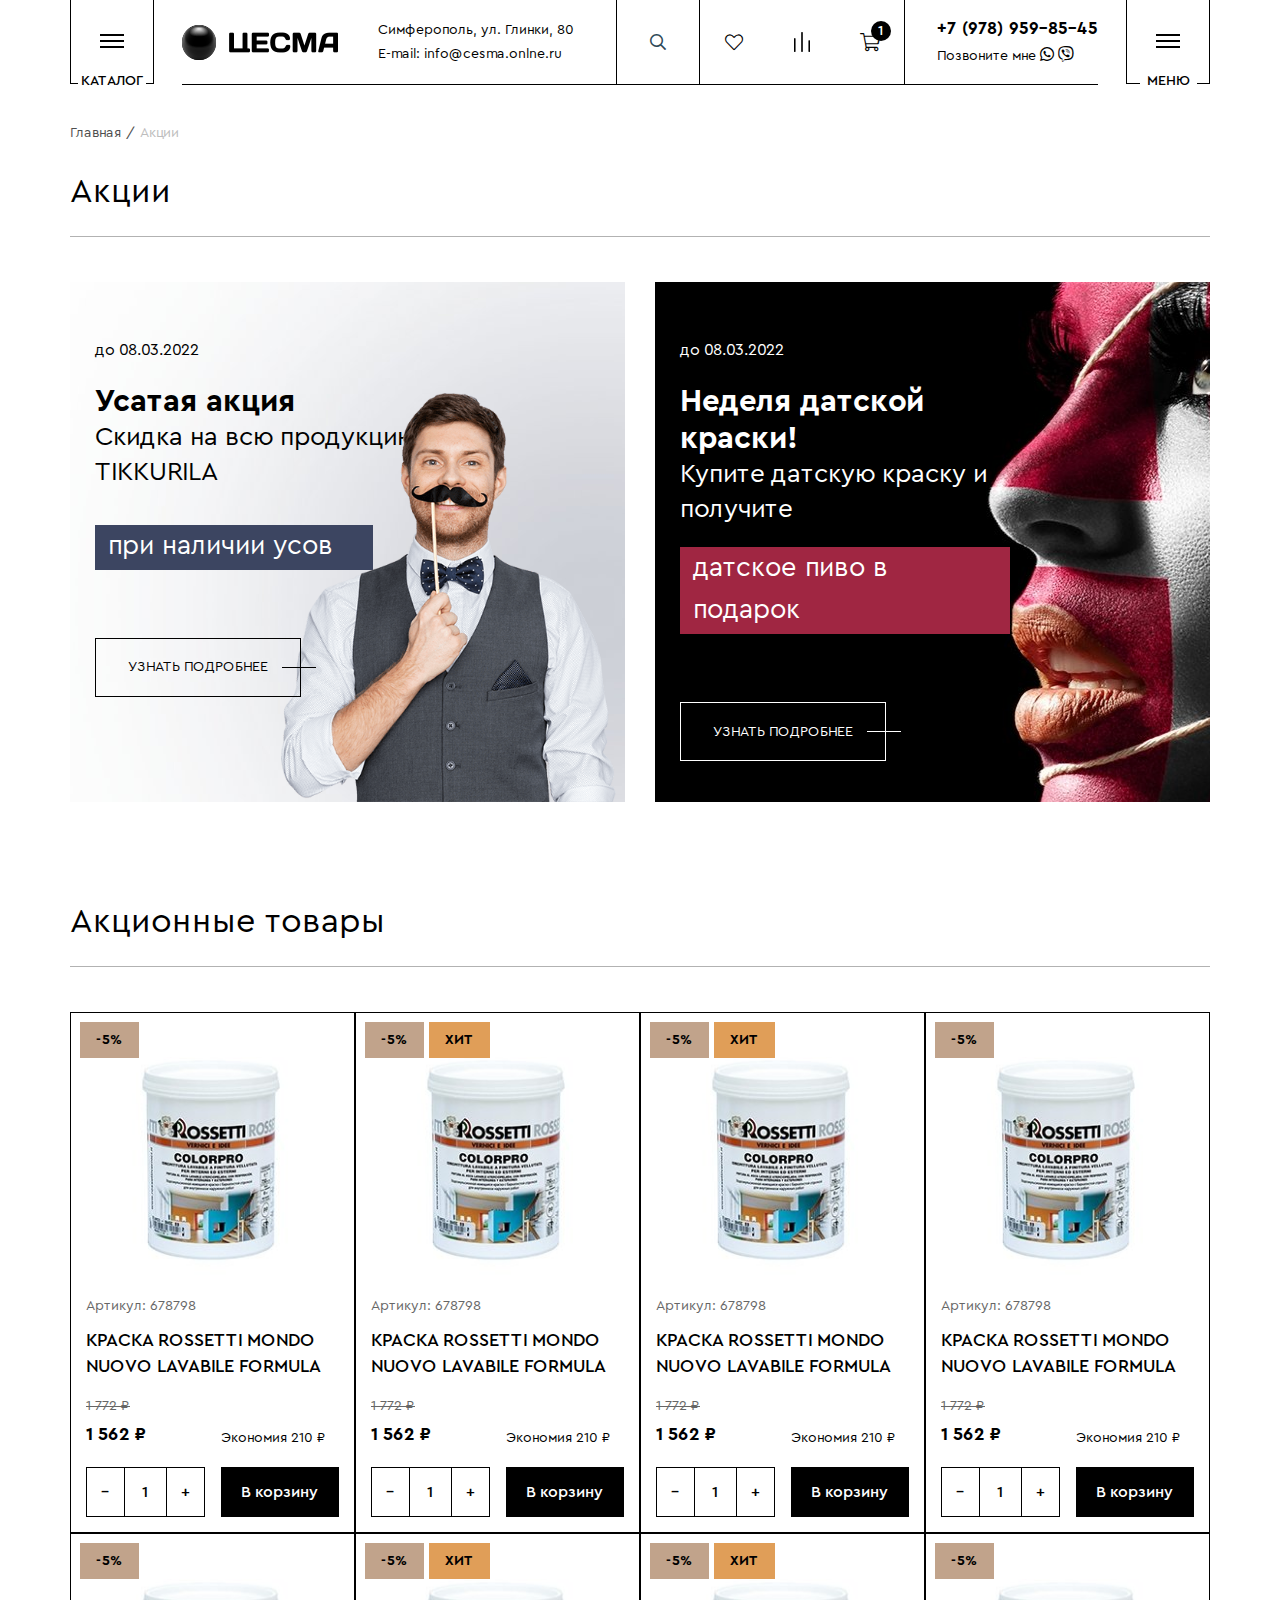
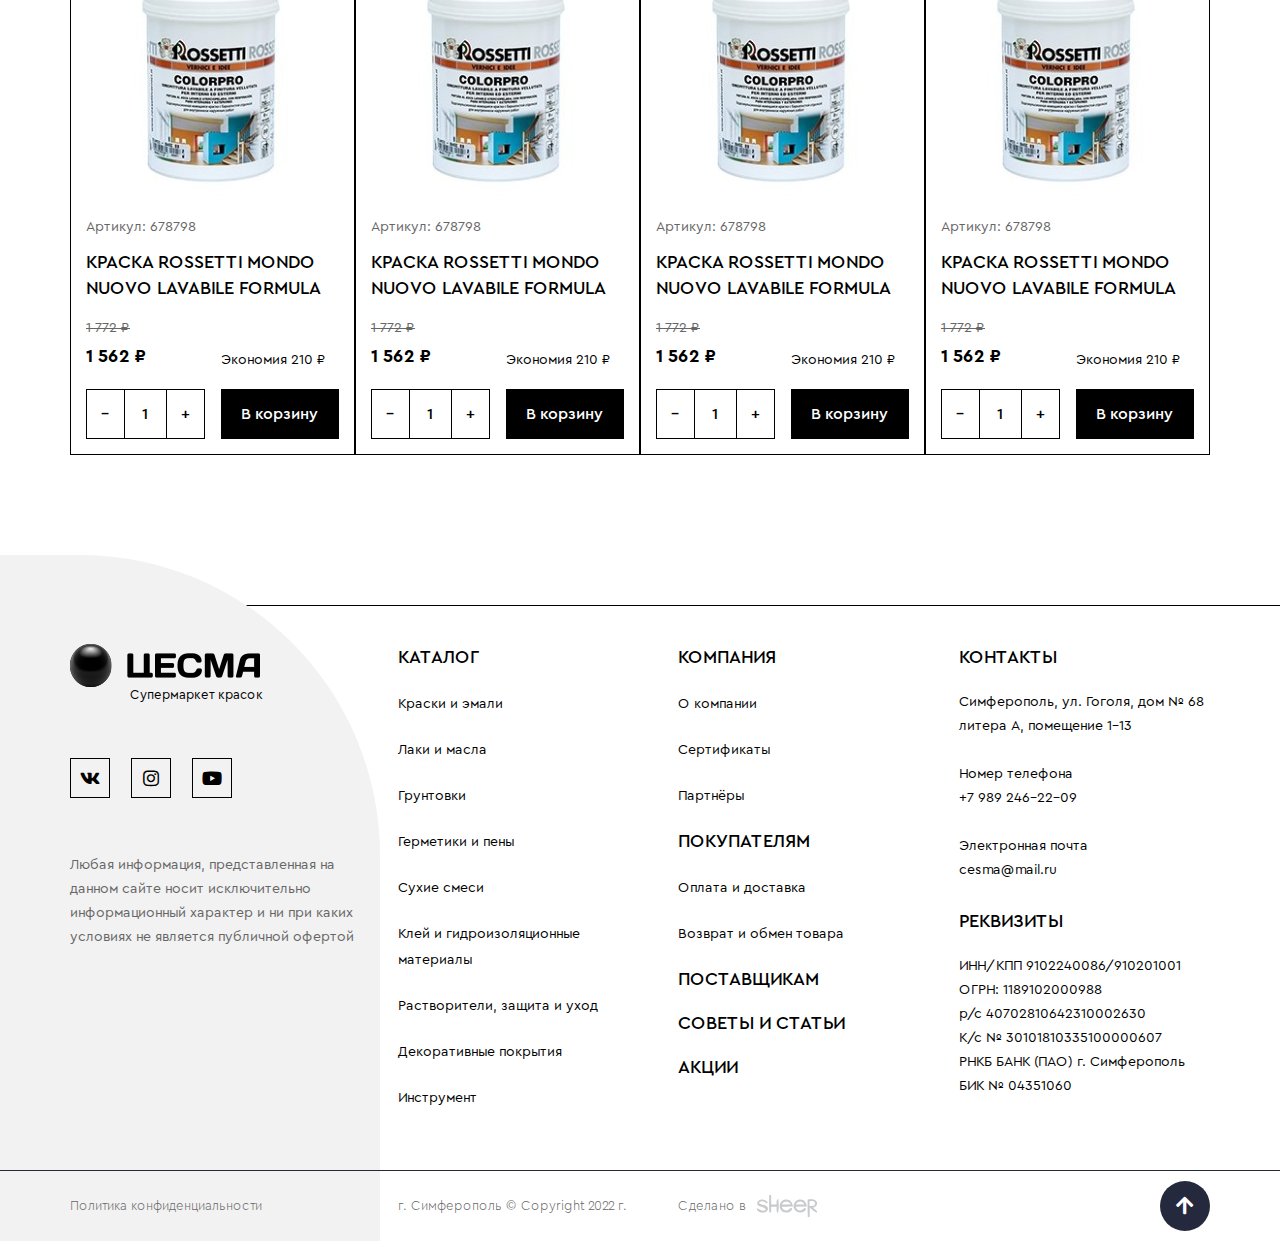
<file: actions.html>
<!DOCTYPE html>
<!--[if lt IE 7]><html lang="ru" class="lt-ie9 lt-ie8 lt-ie7"><![endif]-->
<!--[if IE 7]><html lang="ru" class="lt-ie9 lt-ie8"><![endif]-->
<!--[if IE 8]><html lang="ru" class="lt-ie9"><![endif]-->
<!--[if gt IE 8]><!-->
<html lang="ru">
<!--<![endif]-->
<head>
	<meta charset="utf-8" />
	<title>Заголовок</title>
	<meta name="description" content="" />
	<meta http-equiv="X-UA-Compatible" content="IE=edge" />
	<meta name="viewport" content="width=device-width, initial-scale=1.0" />
	<meta name="format-detection" content="telephone=no" />
	<link rel="shortcut icon" href="favicon.png" />
	<link rel="stylesheet" href="libs/bootstrap/bootstrap-grid.css" />
	<link rel="stylesheet" href="libs/fontawesome-free-5.12.0-web/css/all.min.css" />
	<link rel="stylesheet" href="libs/fancybox/jquery.fancybox.css" />
	<link rel="stylesheet" href="libs/slick-1.5.9/slick/slick.css" />
	<link rel="stylesheet" href="libs/slick-1.5.9/slick/slick-theme.css" />
	<link rel="stylesheet" href="libs/ion.rangeSlider-master/css/ion.rangeSlider.min.css" />
	<link rel="stylesheet" href="css/fonts.css" />
	<link rel="stylesheet" href="css/main.css?ver=1.23" />
	<link rel="stylesheet" href="css/media.css?ver=1.23" />
</head>
<body>

	<div class="wrapper">

		<a href="#modal-help" class="help-fixed default fancybox">
			<img src="img/help1.png" alt="alt">
			<span class="help-fixed__title">НЕ НАШЛИ НУЖНЫЙ ТОВАР?</span>
			<span>Спросите <br>у малыша Йоды либо оставьте заявку на доставку</span>
		</a>

		<header class="header">
			<div class="container">
				<div class="header__wrap">
					<div class="btn-sandwich btn-sandwich_catalog">
						<span class="sandwich">
							<span class="sw-topper"></span>
							<span class="sw-bottom"></span>
							<span class="sw-footer"></span>
						</span>
						<div class="btn-sandwich__text">каталог</div>
					</div>
					<div class="header-content">
						<div class="header__main">
							<a href="#" class="logo">
								<img src="img/logo.png" alt="alt">
							</a>
							<div class="header__contacts">
								<p>Симферополь, ул. Глинки, 80</p>
								<p>E-mail: info@cesma.onlne.ru</p>
							</div>
						</div>
						<div class="form-search">
							<form>
								<input type="text" placeholder="Поиск">
								<div class="search-btn"><i class="far fa-search"></i></div>
							</form>
						</div>
						<div class="buttons-header">
							<a href="#" class="btn-header"><i class="fal fa-heart"></i></a>
							<a href="#" class="btn-header"><img src="img/bars.png" alt="alt"></a>
							<a href="#" class="btn-header"><i class="fal fa-shopping-cart"></i><span>1</span></a>
						</div>
						<div class="callback-contacts">
							<a href="tel:+79789598545" class="phone-main">+7 (978) 959-85-45</a>
							<div>
								<a href="#callback" class="link-simple">Позвоните мне</a>
								<a href="#"><i class="fab fa-whatsapp"></i></a>
								<a href="#"><i class="fab fa-viber"></i></a>
							</div>
						</div>
					</div>
					<div class="btn-sandwich btn-sandwich_menu">
						<span class="sandwich">
							<span class="sw-topper"></span>
							<span class="sw-bottom"></span>
							<span class="sw-footer"></span>
						</span>
						<div class="btn-sandwich__text">меню</div>
					</div>
					<div class="catalog-dropdown">
						<div class="row">
							<div class="col-lg-3">
								<ul class="menu-catalog">
									<li class="active">
										<a href="#">Краски</a>
										<div class="content-dropdown" style="display: block;">
											<div class="row">
												<div class="col-lg">
													<ul class="submenu-dropdown">
														<li>
															<a href="#">Краска для внутренних работ</a>
															<ul>
																<li><a href="#">Краска для потолка</a></li>
																<li><a href="#">Краска для радиаторов</a></li>
																<li><a href="#">Краска для стен и потолков</a></li>
															</ul>
														</li>
													</ul>
													<ul class="submenu-dropdown">
														<li><a href="#">Аэрозольные краски в баллончиках</a></li>
														<li><a href="#">Красители для ручного колерования</a></li>
														<li><a href="#">Краска для дерева</a></li>
														<li><a href="#">Краска для окон и дверей</a></li>
														<li><a href="#">Краска для пола</a></li>
														<li><a href="#">Фасадная краска</a></li>
													</ul>
												</div>
												<div class="col-lg">
													<ul class="submenu-dropdown">
														<li>
															<a href="#">Специальные покрытия</a>
															<ul>
																<li><a href="#">Краска для ванны</a></li>
																<li><a href="#">Краска для яхт и лодок</a></li>
																<li><a href="#">Термостойкая краска</a></li>
																<li><a href="#">Флуоресцентная краска</a></li>
																<li><a href="#">Краска для бассейна</a></li>
																<li><a href="#">Грифельная краска</a></li>
																<li><a href="#">Магнитная краска</a></li>
																<li><a href="#">Маркерная краска</a></li>
															</ul>
														</li>
													</ul>
												</div>
												<div class="col__image-dropdown">
													<div class="content-dropdown__image">
														<img src="img/menu1.jpg" alt="alt">
													</div>
												</div>
											</div>
										</div>
									</li>
									<li>
										<a href="#">Эмали</a>
										<div class="content-dropdown">
											<div class="row">
												<div class="col-lg">
													<ul class="submenu-dropdown">
														<li>
															<a href="#">Краска для внутренних работ</a>
															<ul>
																<li><a href="#">Краска для потолка</a></li>
																<li><a href="#">Краска для стен и потолков</a></li>
															</ul>
														</li>
													</ul>
													<ul class="submenu-dropdown">
														<li><a href="#">Аэрозольные краски в баллончиках</a></li>
														<li><a href="#">Красители для ручного колерования</a></li>
														<li><a href="#">Краска для дерева</a></li>
													</ul>
												</div>
												<div class="col-lg">
													<ul class="submenu-dropdown">
														<li>
															<a href="#">Специальные покрытия</a>
															<ul>
																<li><a href="#">Краска для ванны</a></li>
																<li><a href="#">Краска для яхт и лодок</a></li>
																<li><a href="#">Термостойкая краска</a></li>
																<li><a href="#">Грифельная краска</a></li>
																<li><a href="#">Магнитная краска</a></li>
																<li><a href="#">Маркерная краска</a></li>
															</ul>
														</li>
													</ul>
												</div>
												<div class="col__image-dropdown">
													<div class="content-dropdown__image">
														<img src="img/menu1.jpg" alt="alt">
													</div>
												</div>
											</div>
										</div>
									</li>
									<li>
										<a href="#">Лаки и масла</a>
										<div class="content-dropdown">
											<div class="row">
												<div class="col-lg">
													<ul class="submenu-dropdown">
														<li>
															<a href="#">Краска для внутренних работ</a>
															<ul>
																<li><a href="#">Краска для радиаторов</a></li>
																<li><a href="#">Краска для стен и потолков</a></li>
															</ul>
														</li>
													</ul>
													<ul class="submenu-dropdown">
														<li><a href="#">Фасадная краска</a></li>
													</ul>
												</div>
												<div class="col-lg">
													<ul class="submenu-dropdown">
														<li>
															<a href="#">Специальные покрытия</a>
															<ul>
																<li><a href="#">Грифельная краска</a></li>
																<li><a href="#">Магнитная краска</a></li>
																<li><a href="#">Маркерная краска</a></li>
															</ul>
														</li>
													</ul>
												</div>
												<div class="col__image-dropdown">
													<div class="content-dropdown__image">
														<img src="img/menu1.jpg" alt="alt">
													</div>
												</div>
											</div>
										</div>
									</li>
									<li>
										<a href="#">Грунтовки</a>
										<div class="content-dropdown">
											<div class="row">
												<div class="col-lg">
													<ul class="submenu-dropdown">
														<li>
															<a href="#">Краска для внутренних работ</a>
															<ul>
																<li><a href="#">Краска для потолка</a></li>
																<li><a href="#">Краска для стен и потолков</a></li>
															</ul>
														</li>
													</ul>
													<ul class="submenu-dropdown">
														<li><a href="#">Красители для ручного колерования</a></li>
														<li><a href="#">Краска для дерева</a></li>
														<li><a href="#">Краска для окон и дверей</a></li>
														<li><a href="#">Краска для пола</a></li>
														<li><a href="#">Фасадная краска</a></li>
													</ul>
												</div>
												<div class="col-lg">
													<ul class="submenu-dropdown">
														<li>
															<a href="#">Специальные покрытия</a>
															<ul>
																<li><a href="#">Краска для яхт и лодок</a></li>
																<li><a href="#">Термостойкая краска</a></li>
																<li><a href="#">Флуоресцентная краска</a></li>
																<li><a href="#">Краска для бассейна</a></li>
																<li><a href="#">Грифельная краска</a></li>
																<li><a href="#">Магнитная краска</a></li>
																<li><a href="#">Маркерная краска</a></li>
															</ul>
														</li>
													</ul>
												</div>
												<div class="col__image-dropdown">
													<div class="content-dropdown__image">
														<img src="img/menu1.jpg" alt="alt">
													</div>
												</div>
											</div>
										</div>
									</li>
									<li>
										<a href="#">Герметики и пены</a>
										<div class="content-dropdown">
											<div class="row">
												<div class="col-lg">
													<ul class="submenu-dropdown">
														<li>
															<a href="#">Краска для внутренних работ</a>
															<ul>
																<li><a href="#">Краска для стен и потолков</a></li>
															</ul>
														</li>
													</ul>
													<ul class="submenu-dropdown">
														<li><a href="#">Аэрозольные краски в баллончиках</a></li>
														<li><a href="#">Красители для ручного колерования</a></li>
														<li><a href="#">Краска для дерева</a></li>
														<li><a href="#">Краска для окон и дверей</a></li>
														<li><a href="#">Краска для пола</a></li>
														<li><a href="#">Фасадная краска</a></li>
													</ul>
												</div>
												<div class="col-lg">
													<ul class="submenu-dropdown">
														<li>
															<a href="#">Специальные покрытия</a>
															<ul>
																<li><a href="#">Краска для ванны</a></li>
																<li><a href="#">Краска для яхт и лодок</a></li>
																<li><a href="#">Термостойкая краска</a></li>
																<li><a href="#">Маркерная краска</a></li>
															</ul>
														</li>
													</ul>
												</div>
												<div class="col__image-dropdown">
													<div class="content-dropdown__image">
														<img src="img/menu1.jpg" alt="alt">
													</div>
												</div>
											</div>
										</div>
									</li>
									<li>
										<a href="#">Клей и гидроизоляционные материалы</a>
										<div class="content-dropdown">
											<div class="row">
												<div class="col-lg">
													<ul class="submenu-dropdown">
														<li>
															<a href="#">Краска для внутренних работ</a>
															<ul>
																<li><a href="#">Краска для потолка</a></li>
																<li><a href="#">Краска для радиаторов</a></li>
																<li><a href="#">Краска для стен и потолков</a></li>
															</ul>
														</li>
													</ul>
													<ul class="submenu-dropdown">
														<li><a href="#">Краска для дерева</a></li>
														<li><a href="#">Краска для окон и дверей</a></li>
														<li><a href="#">Краска для пола</a></li>
														<li><a href="#">Фасадная краска</a></li>
													</ul>
												</div>
												<div class="col-lg">
													<ul class="submenu-dropdown">
														<li>
															<a href="#">Специальные покрытия</a>
															<ul>
																<li><a href="#">Краска для ванны</a></li>
																<li><a href="#">Краска для яхт и лодок</a></li>
																<li><a href="#">Термостойкая краска</a></li>
																<li><a href="#">Грифельная краска</a></li>
																<li><a href="#">Магнитная краска</a></li>
																<li><a href="#">Маркерная краска</a></li>
															</ul>
														</li>
													</ul>
												</div>
												<div class="col__image-dropdown">
													<div class="content-dropdown__image">
														<img src="img/menu1.jpg" alt="alt">
													</div>
												</div>
											</div>
										</div>
									</li>
									<li>
										<a href="#">Сухие смеси</a>
										<div class="content-dropdown">
											<div class="row">
												<div class="col-lg">
													<ul class="submenu-dropdown">
														<li>
															<a href="#">Краска для внутренних работ</a>
															<ul>
																<li><a href="#">Краска для потолка</a></li>
																<li><a href="#">Краска для радиаторов</a></li>
																<li><a href="#">Краска для стен и потолков</a></li>
															</ul>
														</li>
													</ul>
													<ul class="submenu-dropdown">
														<li><a href="#">Аэрозольные краски в баллончиках</a></li>
														<li><a href="#">Краска для дерева</a></li>
														<li><a href="#">Краска для пола</a></li>
														<li><a href="#">Фасадная краска</a></li>
													</ul>
												</div>
												<div class="col-lg">
													<ul class="submenu-dropdown">
														<li>
															<a href="#">Специальные покрытия</a>
															<ul>
																<li><a href="#">Краска для ванны</a></li>
																<li><a href="#">Краска для яхт и лодок</a></li>
																<li><a href="#">Термостойкая краска</a></li>
																<li><a href="#">Флуоресцентная краска</a></li>
																<li><a href="#">Краска для бассейна</a></li>
																<li><a href="#">Грифельная краска</a></li>
																<li><a href="#">Магнитная краска</a></li>
																<li><a href="#">Маркерная краска</a></li>
															</ul>
														</li>
													</ul>
												</div>
												<div class="col__image-dropdown">
													<div class="content-dropdown__image">
														<img src="img/menu1.jpg" alt="alt">
													</div>
												</div>
											</div>
										</div>
									</li>
									<li>
										<a href="#">Растворители, защита и уход</a>
										<div class="content-dropdown">
											<div class="row">
												<div class="col-lg">
													<ul class="submenu-dropdown">
														<li>
															<a href="#">Краска для внутренних работ</a>
															<ul>
																<li><a href="#">Краска для потолка</a></li>
																<li><a href="#">Краска для радиаторов</a></li>
																<li><a href="#">Краска для стен и потолков</a></li>
															</ul>
														</li>
													</ul>
													<ul class="submenu-dropdown">
														<li><a href="#">Краска для окон и дверей</a></li>
														<li><a href="#">Краска для пола</a></li>
														<li><a href="#">Фасадная краска</a></li>
													</ul>
												</div>
												<div class="col-lg">
													<ul class="submenu-dropdown">
														<li>
															<a href="#">Специальные покрытия</a>
															<ul>
																<li><a href="#">Краска для ванны</a></li>
																<li><a href="#">Краска для яхт и лодок</a></li>
																<li><a href="#">Термостойкая краска</a></li>
																<li><a href="#">Флуоресцентная краска</a></li>
																<li><a href="#">Краска для бассейна</a></li>
																<li><a href="#">Грифельная краска</a></li>
																<li><a href="#">Магнитная краска</a></li>
																<li><a href="#">Маркерная краска</a></li>
															</ul>
														</li>
													</ul>
												</div>
												<div class="col__image-dropdown">
													<div class="content-dropdown__image">
														<img src="img/menu1.jpg" alt="alt">
													</div>
												</div>
											</div>
										</div>
									</li>
									<li>
										<a href="#">Декоративные покрытия</a>
										<div class="content-dropdown">
											<div class="row">
												<div class="col-lg">
													<ul class="submenu-dropdown">
														<li>
															<a href="#">Краска для внутренних работ</a>
															<ul>
																<li><a href="#">Краска для потолка</a></li>
																<li><a href="#">Краска для радиаторов</a></li>
																<li><a href="#">Краска для стен и потолков</a></li>
															</ul>
														</li>
													</ul>
													<ul class="submenu-dropdown">
														<li><a href="#">Аэрозольные краски в баллончиках</a></li>
														<li><a href="#">Краска для пола</a></li>
														<li><a href="#">Фасадная краска</a></li>
													</ul>
												</div>
												<div class="col-lg">
													<ul class="submenu-dropdown">
														<li>
															<a href="#">Специальные покрытия</a>
															<ul>
																<li><a href="#">Краска для ванны</a></li>
																<li><a href="#">Краска для яхт и лодок</a></li>
																<li><a href="#">Термостойкая краска</a></li>
																<li><a href="#">Флуоресцентная краска</a></li>
																<li><a href="#">Краска для бассейна</a></li>
																<li><a href="#">Грифельная краска</a></li>
																<li><a href="#">Маркерная краска</a></li>
															</ul>
														</li>
													</ul>
												</div>
												<div class="col__image-dropdown">
													<div class="content-dropdown__image">
														<img src="img/menu1.jpg" alt="alt">
													</div>
												</div>
											</div>
										</div>
									</li>
									<li>
										<a href="#">Инструмент</a>
										<div class="content-dropdown">
											<div class="row">
												<div class="col-lg">
													<ul class="submenu-dropdown">
														<li>
															<a href="#">Краска для внутренних работ</a>
															<ul>
																<li><a href="#">Краска для потолка</a></li>
																<li><a href="#">Краска для радиаторов</a></li>
																<li><a href="#">Краска для стен и потолков</a></li>
															</ul>
														</li>
													</ul>
													<ul class="submenu-dropdown">
														<li><a href="#">Аэрозольные краски в баллончиках</a></li>
														<li><a href="#">Красители для ручного колерования</a></li>
														<li><a href="#">Краска для дерева</a></li>
														<li><a href="#">Краска для окон и дверей</a></li>
														<li><a href="#">Фасадная краска</a></li>
													</ul>
												</div>
												<div class="col-lg">
													<ul class="submenu-dropdown">
														<li>
															<a href="#">Специальные покрытия</a>
															<ul>
																<li><a href="#">Краска для ванны</a></li>
																<li><a href="#">Флуоресцентная краска</a></li>
																<li><a href="#">Краска для бассейна</a></li>
																<li><a href="#">Грифельная краска</a></li>
																<li><a href="#">Магнитная краска</a></li>
																<li><a href="#">Маркерная краска</a></li>
															</ul>
														</li>
													</ul>
												</div>
												<div class="col__image-dropdown">
													<div class="content-dropdown__image">
														<img src="img/menu1.jpg" alt="alt">
													</div>
												</div>
											</div>
										</div>
									</li>
								</ul>
							</div>
						</div>
					</div>
				</div>
			</div>
		</header>

		<section class="actions">
			<div class="container">
				<ul class="breadcrumbs">
					<li><a href="#">Главная</a></li>
					<li>Акции</li>
				</ul>
				<h1 class="title-section">Акции</h1>
				<div class="row row_actions">
					<div class="col-lg-6">
						<div class="offer-block offer-block_1">
							<div class="offer-block__date">до 08.03.2022</div>
							<div class="offer-block__title"><strong>Усатая акция</strong> Скидка на всю продукцию TIKKURILA</div>
							<div class="offer-block__descr">при наличии усов</div>
							<br>
							<a href="#" class="btn-page">Узнать подробнее</a>
							<div class="offer-block__img">
								<img src="img/offer1.png" alt="alt">
							</div>
						</div>
					</div>
					<div class="col-lg-6">
						<div class="offer-block offer-block_2">
							<div class="offer-block__date">до 08.03.2022</div>
							<div class="offer-block__title"><strong>Неделя датской краски!</strong> Купите датскую краску и получите</div>
							<div class="offer-block__descr">датское пиво в подарок</div>
							<br>
							<a href="#" class="btn-page">Узнать подробнее</a>
						</div>
					</div>
				</div>
				<h2 class="title-section">Акционные товары</h2>
				<div class="row row_main">
					<div class="col-lg-3 col-md-6">
						<div class="item-catalog">
							<a href="#card-modal" class="btn-main btn-main_card fancybox">Быстрый просмотр</a>
							<ul class="status-list">
								<li>-5%</li>
							</ul>
							<a href="#" class="item-catalog__image">
								<img src="img/catalog1.jpg" alt="alt">
							</a>
							<div class="articul">Артикул: 678798</div>
							<a href="#" class="item-catalog__title">Краска Rossetti Mondo Nuovo Lavabile Formula</a>
							<div class="row align-items-end">
								<div class="col-6">
									<div class="old-price">1 772 ₽</div>
									<div class="price-main">1 562 ₽</div>
								</div>
								<div class="col-6">
									<div class="price-descr">Экономия 210 ₽</div>
								</div>
							</div>
							<div class="row">
								<div class="col-6">
									<div class="quantity">
										<div class="quantity-button quantity-down">–</div>
										<input type="number" min="1" step="1" value="1">
										<div class="quantity-button quantity-up">+</div>
									</div>
								</div>
								<div class="col-6">
									<a href="#" class="btn-main">В корзину</a>
								</div>
							</div>
						</div>
					</div>
					<div class="col-lg-3 col-md-6">
						<div class="item-catalog">
							<a href="#card-modal" class="btn-main btn-main_card fancybox">Быстрый просмотр</a>
							<ul class="status-list">
								<li>-5%</li>
								<li class="hit">ХИТ</li>
							</ul>
							<a href="#" class="item-catalog__image">
								<img src="img/catalog1.jpg" alt="alt">
							</a>
							<div class="articul">Артикул: 678798</div>
							<a href="#" class="item-catalog__title">Краска Rossetti Mondo Nuovo Lavabile Formula</a>
							<div class="row align-items-end">
								<div class="col-6">
									<div class="old-price">1 772 ₽</div>
									<div class="price-main">1 562 ₽</div>
								</div>
								<div class="col-6">
									<div class="price-descr">Экономия 210 ₽</div>
								</div>
							</div>
							<div class="row">
								<div class="col-6">
									<div class="quantity">
										<div class="quantity-button quantity-down">–</div>
										<input type="number" min="1" step="1" value="1">
										<div class="quantity-button quantity-up">+</div>
									</div>
								</div>
								<div class="col-6">
									<a href="#" class="btn-main">В корзину</a>
								</div>
							</div>
						</div>
					</div>
					<div class="col-lg-3 col-md-6">
						<div class="item-catalog">
							<a href="#card-modal" class="btn-main btn-main_card fancybox">Быстрый просмотр</a>
							<ul class="status-list">
								<li>-5%</li>
								<li class="hit">ХИТ</li>
							</ul>
							<a href="#" class="item-catalog__image">
								<img src="img/catalog1.jpg" alt="alt">
							</a>
							<div class="articul">Артикул: 678798</div>
							<a href="#" class="item-catalog__title">Краска Rossetti Mondo Nuovo Lavabile Formula</a>
							<div class="row align-items-end">
								<div class="col-6">
									<div class="old-price">1 772 ₽</div>
									<div class="price-main">1 562 ₽</div>
								</div>
								<div class="col-6">
									<div class="price-descr">Экономия 210 ₽</div>
								</div>
							</div>
							<div class="row">
								<div class="col-6">
									<div class="quantity">
										<div class="quantity-button quantity-down">–</div>
										<input type="number" min="1" step="1" value="1">
										<div class="quantity-button quantity-up">+</div>
									</div>
								</div>
								<div class="col-6">
									<a href="#" class="btn-main">В корзину</a>
								</div>
							</div>
						</div>
					</div>
					<div class="col-lg-3 col-md-6">
						<div class="item-catalog">
							<a href="#card-modal" class="btn-main btn-main_card fancybox">Быстрый просмотр</a>
							<ul class="status-list">
								<li>-5%</li>
							</ul>
							<a href="#" class="item-catalog__image">
								<img src="img/catalog1.jpg" alt="alt">
							</a>
							<div class="articul">Артикул: 678798</div>
							<a href="#" class="item-catalog__title">Краска Rossetti Mondo Nuovo Lavabile Formula</a>
							<div class="row align-items-end">
								<div class="col-6">
									<div class="old-price">1 772 ₽</div>
									<div class="price-main">1 562 ₽</div>
								</div>
								<div class="col-6">
									<div class="price-descr">Экономия 210 ₽</div>
								</div>
							</div>
							<div class="row">
								<div class="col-6">
									<div class="quantity">
										<div class="quantity-button quantity-down">–</div>
										<input type="number" min="1" step="1" value="1">
										<div class="quantity-button quantity-up">+</div>
									</div>
								</div>
								<div class="col-6">
									<a href="#" class="btn-main">В корзину</a>
								</div>
							</div>
						</div>
					</div>
					<div class="col-lg-3 col-md-6">
						<div class="item-catalog">
							<a href="#card-modal" class="btn-main btn-main_card fancybox">Быстрый просмотр</a>
							<ul class="status-list">
								<li>-5%</li>
							</ul>
							<a href="#" class="item-catalog__image">
								<img src="img/catalog1.jpg" alt="alt">
							</a>
							<div class="articul">Артикул: 678798</div>
							<a href="#" class="item-catalog__title">Краска Rossetti Mondo Nuovo Lavabile Formula</a>
							<div class="row align-items-end">
								<div class="col-6">
									<div class="old-price">1 772 ₽</div>
									<div class="price-main">1 562 ₽</div>
								</div>
								<div class="col-6">
									<div class="price-descr">Экономия 210 ₽</div>
								</div>
							</div>
							<div class="row">
								<div class="col-6">
									<div class="quantity">
										<div class="quantity-button quantity-down">–</div>
										<input type="number" min="1" step="1" value="1">
										<div class="quantity-button quantity-up">+</div>
									</div>
								</div>
								<div class="col-6">
									<a href="#" class="btn-main">В корзину</a>
								</div>
							</div>
						</div>
					</div>
					<div class="col-lg-3 col-md-6">
						<div class="item-catalog">
							<a href="#card-modal" class="btn-main btn-main_card fancybox">Быстрый просмотр</a>
							<ul class="status-list">
								<li>-5%</li>
								<li class="hit">ХИТ</li>
							</ul>
							<a href="#" class="item-catalog__image">
								<img src="img/catalog1.jpg" alt="alt">
							</a>
							<div class="articul">Артикул: 678798</div>
							<a href="#" class="item-catalog__title">Краска Rossetti Mondo Nuovo Lavabile Formula</a>
							<div class="row align-items-end">
								<div class="col-6">
									<div class="old-price">1 772 ₽</div>
									<div class="price-main">1 562 ₽</div>
								</div>
								<div class="col-6">
									<div class="price-descr">Экономия 210 ₽</div>
								</div>
							</div>
							<div class="row">
								<div class="col-6">
									<div class="quantity">
										<div class="quantity-button quantity-down">–</div>
										<input type="number" min="1" step="1" value="1">
										<div class="quantity-button quantity-up">+</div>
									</div>
								</div>
								<div class="col-6">
									<a href="#" class="btn-main">В корзину</a>
								</div>
							</div>
						</div>
					</div>
					<div class="col-lg-3 col-md-6">
						<div class="item-catalog">
							<a href="#card-modal" class="btn-main btn-main_card fancybox">Быстрый просмотр</a>
							<ul class="status-list">
								<li>-5%</li>
								<li class="hit">ХИТ</li>
							</ul>
							<a href="#" class="item-catalog__image">
								<img src="img/catalog1.jpg" alt="alt">
							</a>
							<div class="articul">Артикул: 678798</div>
							<a href="#" class="item-catalog__title">Краска Rossetti Mondo Nuovo Lavabile Formula</a>
							<div class="row align-items-end">
								<div class="col-6">
									<div class="old-price">1 772 ₽</div>
									<div class="price-main">1 562 ₽</div>
								</div>
								<div class="col-6">
									<div class="price-descr">Экономия 210 ₽</div>
								</div>
							</div>
							<div class="row">
								<div class="col-6">
									<div class="quantity">
										<div class="quantity-button quantity-down">–</div>
										<input type="number" min="1" step="1" value="1">
										<div class="quantity-button quantity-up">+</div>
									</div>
								</div>
								<div class="col-6">
									<a href="#" class="btn-main">В корзину</a>
								</div>
							</div>
						</div>
					</div>
					<div class="col-lg-3 col-md-6">
						<div class="item-catalog">
							<a href="#card-modal" class="btn-main btn-main_card fancybox">Быстрый просмотр</a>
							<ul class="status-list">
								<li>-5%</li>
							</ul>
							<a href="#" class="item-catalog__image">
								<img src="img/catalog1.jpg" alt="alt">
							</a>
							<div class="articul">Артикул: 678798</div>
							<a href="#" class="item-catalog__title">Краска Rossetti Mondo Nuovo Lavabile Formula</a>
							<div class="row align-items-end">
								<div class="col-6">
									<div class="old-price">1 772 ₽</div>
									<div class="price-main">1 562 ₽</div>
								</div>
								<div class="col-6">
									<div class="price-descr">Экономия 210 ₽</div>
								</div>
							</div>
							<div class="row">
								<div class="col-6">
									<div class="quantity">
										<div class="quantity-button quantity-down">–</div>
										<input type="number" min="1" step="1" value="1">
										<div class="quantity-button quantity-up">+</div>
									</div>
								</div>
								<div class="col-6">
									<a href="#" class="btn-main">В корзину</a>
								</div>
							</div>
						</div>
					</div>
				</div>
			</div>
		</section>

		<footer class="footer">
			<div class="container container__footer">
				<div class="row">
					<div class="col_footer">
						<a href="#" class="logo">
							<img src="img/logo2.png" alt="alt">
						</a>
						<div class="logo-descr">Супермаркет красок</div>
						<ul class="social-list">
							<li><a href="#"><i class="fab fa-vk"></i></a></li>
							<li><a href="#"><i class="fab fa-instagram"></i></a></li>
							<li><a href="#"><i class="fab fa-youtube"></i></a></li>
						</ul>
						<div class="text-footer">Любая информация, представленная на данном сайте носит исключительно информационный характер и ни при каких условиях не является публичной офертой</div>
					</div>
					<div class="col-lg">
						<div class="footer__title footer__title_mob">КАТАЛОГ <i class="fal fa-plus"></i></div>
						<div class="footer__content">
							<ul class="footer__nav">
								<li><a href="#">Краски и эмали</a></li>
								<li><a href="#">Лаки и масла</a></li>
								<li><a href="#">Грунтовки</a></li>
								<li><a href="#">Герметики и пены</a></li>
								<li><a href="#">Сухие смеси</a></li>
								<li><a href="#">Клей и гидроизоляционные материалы</a></li>
								<li><a href="#">Растворители, защита и уход</a></li>
								<li><a href="#">Декоративные покрытия</a></li>
								<li><a href="#">Инструмент</a></li>
							</ul>
						</div>
					</div>
					<div class="col-lg">
						<div class="footer__title footer__title_mob">КОМПАНИЯ <i class="fal fa-plus"></i></div>
						<div class="footer__content">
							<ul class="footer__nav">
								<li><a href="#">О компании</a></li>
								<li><a href="#">Сертификаты</a></li>
								<li><a href="#">Партнёры</a></li>
							</ul>
						</div>
						<div class="footer__title footer__title_mob">ПОКУПАТЕЛЯМ <i class="fal fa-plus"></i></div>
						<div class="footer__content">
							<ul class="footer__nav">
								<li><a href="#">Оплата и доставка</a></li>
								<li><a href="#">Возврат и обмен товара</a></li>
							</ul>
						</div>
						<ul>
							<li><a href="#" class="footer__title">ПОСТАВЩИКАМ</a></li>
							<li><a href="#" class="footer__title">советы и статьи</a></li>
							<li><a href="#" class="footer__title">акции</a></li>
						</ul>
					</div>
					<div class="col-lg">
						<div class="footer__title footer__title_mob">КОНТАКТЫ <i class="fal fa-plus"></i></div>
						<div class="footer__content">
							<div class="footer__contacts">
								<p>Симферополь, ул. Гоголя, дом № 68 <br>литера А, помещение 1-13</p>
								<br>
								<p>Номер телефона <br><a href="tel:+79892462209">+7 989 246-22-09</a></p>
								<br>
								<p>Электронная почта <br><a href="mailto:cesma@mail.ru">cesma@mail.ru</a></p>
							</div>
						</div>
						<br>
						<div class="footer__title footer__title_mob">реквизиты <i class="fal fa-plus"></i></div>
						<div class="footer__content">
							<div class="footer__contacts">
								<p>ИНН/КПП 9102240086/910201001</p>
								<p>ОГРН: 1189102000988</p>
								<p>р/с 40702810642310002630</p>
								<p>К/с № 30101810335100000607</p>
								<p>РНКБ БАНК (ПАО) г. Симферополь</p>
								<p>БИК № 04351060</p>
							</div>
						</div>
					</div>
				</div>
			</div>
			<div class="footer__bottom">
				<div class="container">
					<div class="row">
						<div class="col_footer">
							<a href="#">Политика конфиденциальности</a>
						</div>
						<div class="col-lg">
							<p>г. Симферополь © Copyright 2022 г.</p>
						</div>
						<div class="col-lg">
							<div class="create">Сделано в <img src="img/copy.svg" alt="alt"></div>
						</div>
						<div class="col-lg">
							<a href="#" class="btn_top default"><i class="fa fa-arrow-up"></i></a>
						</div>
					</div>
				</div>
			</div>
		</footer>
		
	</div>

	<div id="card-modal" class="modal-block">
		<div class="modal-wrap">
			<div class="row">
				<div class="col-lg-2">
					<ul class="slider-nav">
						<li>
							<div class="slider-nav__item">
								<img src="img/slide_nav1.jpg" alt="alt">
							</div>
						</li>
						<li>
							<div class="slider-nav__item">
								<img src="img/slide_nav1.jpg" alt="alt">
							</div>
						</li>
						<li>
							<div class="slider-nav__item">
								<img src="img/slide_nav1.jpg" alt="alt">
							</div>
						</li>
						<li>
							<div class="slider-nav__item">
								<img src="img/slide_nav1.jpg" alt="alt">
							</div>
						</li>
					</ul>
				</div>
				<div class="col-lg-4 col_for">
					<ul class="slider-for">
						<li>
							<div class="slider-for__item">
								<img src="img/slide_for1.jpg" alt="alt">
							</div>
						</li>
						<li>
							<div class="slider-for__item">
								<img src="img/slide_for1.jpg" alt="alt">
							</div>
						</li>
						<li>
							<div class="slider-for__item">
								<img src="img/slide_for1.jpg" alt="alt">
							</div>
						</li>
						<li>
							<div class="slider-for__item">
								<img src="img/slide_for1.jpg" alt="alt">
							</div>
						</li>
					</ul>
				</div>
				<div class="col-xl-5 col-lg-6">
					<div class="articul">Артикул: 678798</div>
					<div class="title-modal">Краска Rossetti Mondo Nuovo Lavabile Formula</div>
					<div class="feature-item">Тип ЛКМ <span>Краска</span></div>
					<div class="feature-item">Тип работ <span>Внутренних работ, Наружных работ</span></div>
					<div class="feature-item">Объект применения <span>Стен, Террасы, Фасадов, Цоколя</span></div>
					<div class="feature-item">Материал обработки <span>ДВП, ДСП, OSB (ОСБ), Штукатурка</span></div>
					<div class="types-wrap">
						<div class="item-type">
							<label>
								<input type="radio" checked="checked" name="type" />
								<span>1 л</span>
							</label>
						</div>
						<div class="item-type">
							<label>
								<input type="radio" name="type" />
								<span>2 л</span>
							</label>
						</div>
						<div class="item-type">
							<label>
								<input type="radio" name="type" />
								<span>5 л</span>
							</label>
						</div>
					</div>
					<div class="prices-card">
						<div class="old-price">1 772 ₽</div>
						<div class="price-main">1 562 ₽</div>
					</div>
					<div class="buttons-card">
						<div class="row">
							<div class="col-6">
								<div class="quantity">
									<div class="quantity-button quantity-down">–</div>
									<input type="number" min="1" step="1" value="1">
									<div class="quantity-button quantity-up">+</div>
								</div>
							</div>
							<div class="col-6">
								<a href="#" class="btn-main">В корзину</a>
							</div>
						</div>
						<a href="#" class="btn-page">больше информации о товаре</a>
					</div>
				</div>
			</div>
		</div>
	</div>

	<div id="modal-help" class="modal-block">
		<div class="modal-main">
			<div class="row">
				<div class="col-lg-6">
					<div class="modal-main__content">
						<div class="title-form">Не нашли нужный товар?</div>
						<div class="descr-form">Напишите название товара и желаемую дату доставки. Мы сделаем все возможное</div>
						<form>
							<div class="item-input">
								<input type="text" placeholder="+7 (__) ___-__-__" class="input-phone" required="required">
							</div>
							<div class="item-input">
								<textarea placeholder="Сообщение"></textarea>
							</div>
							<button class="btn-main">Запросить  товар</button>
						</form>
					</div>
				</div>
				<div class="col-lg-6">
					<div class="image-modal">
						<img src="img/img_modal1.jpg" alt="alt">
					</div>
				</div>
			</div>
		</div>
	</div>

	<!--[if lt IE 9]>
	<script src="libs/html5shiv/es5-shim.min.js"></script>
	<script src="libs/html5shiv/html5shiv.min.js"></script>
	<script src="libs/html5shiv/html5shiv-printshiv.min.js"></script>
	<script src="libs/respond/respond.min.js"></script>
<![endif]-->
<script src="libs/jquery/jquery-1.11.1.min.js"></script>
<script src="libs/jquery-mousewheel/jquery.mousewheel.min.js"></script>
<script src="libs/fancybox/jquery.fancybox.pack.js"></script>
<script src="libs/slick-1.5.9/slick/slick.min.js"></script>
<script src="libs/scroll2id/PageScroll2id.min.js"></script>
<script src="libs/mask/jquery.maskedinput.js"></script>
<script src="libs/ion.rangeSlider-master/js/ion.rangeSlider.min.js"></script>
<script src="libs/jQueryFormStyler-master/jquery.formstyler.min.js"></script>
<script src="js/common.js?ver=1.23"></script>
<!-- Yandex.Metrika counter --><!-- /Yandex.Metrika counter -->
<!-- Google Analytics counter --><!-- /Google Analytics counter -->
</body>
</html>
</file>
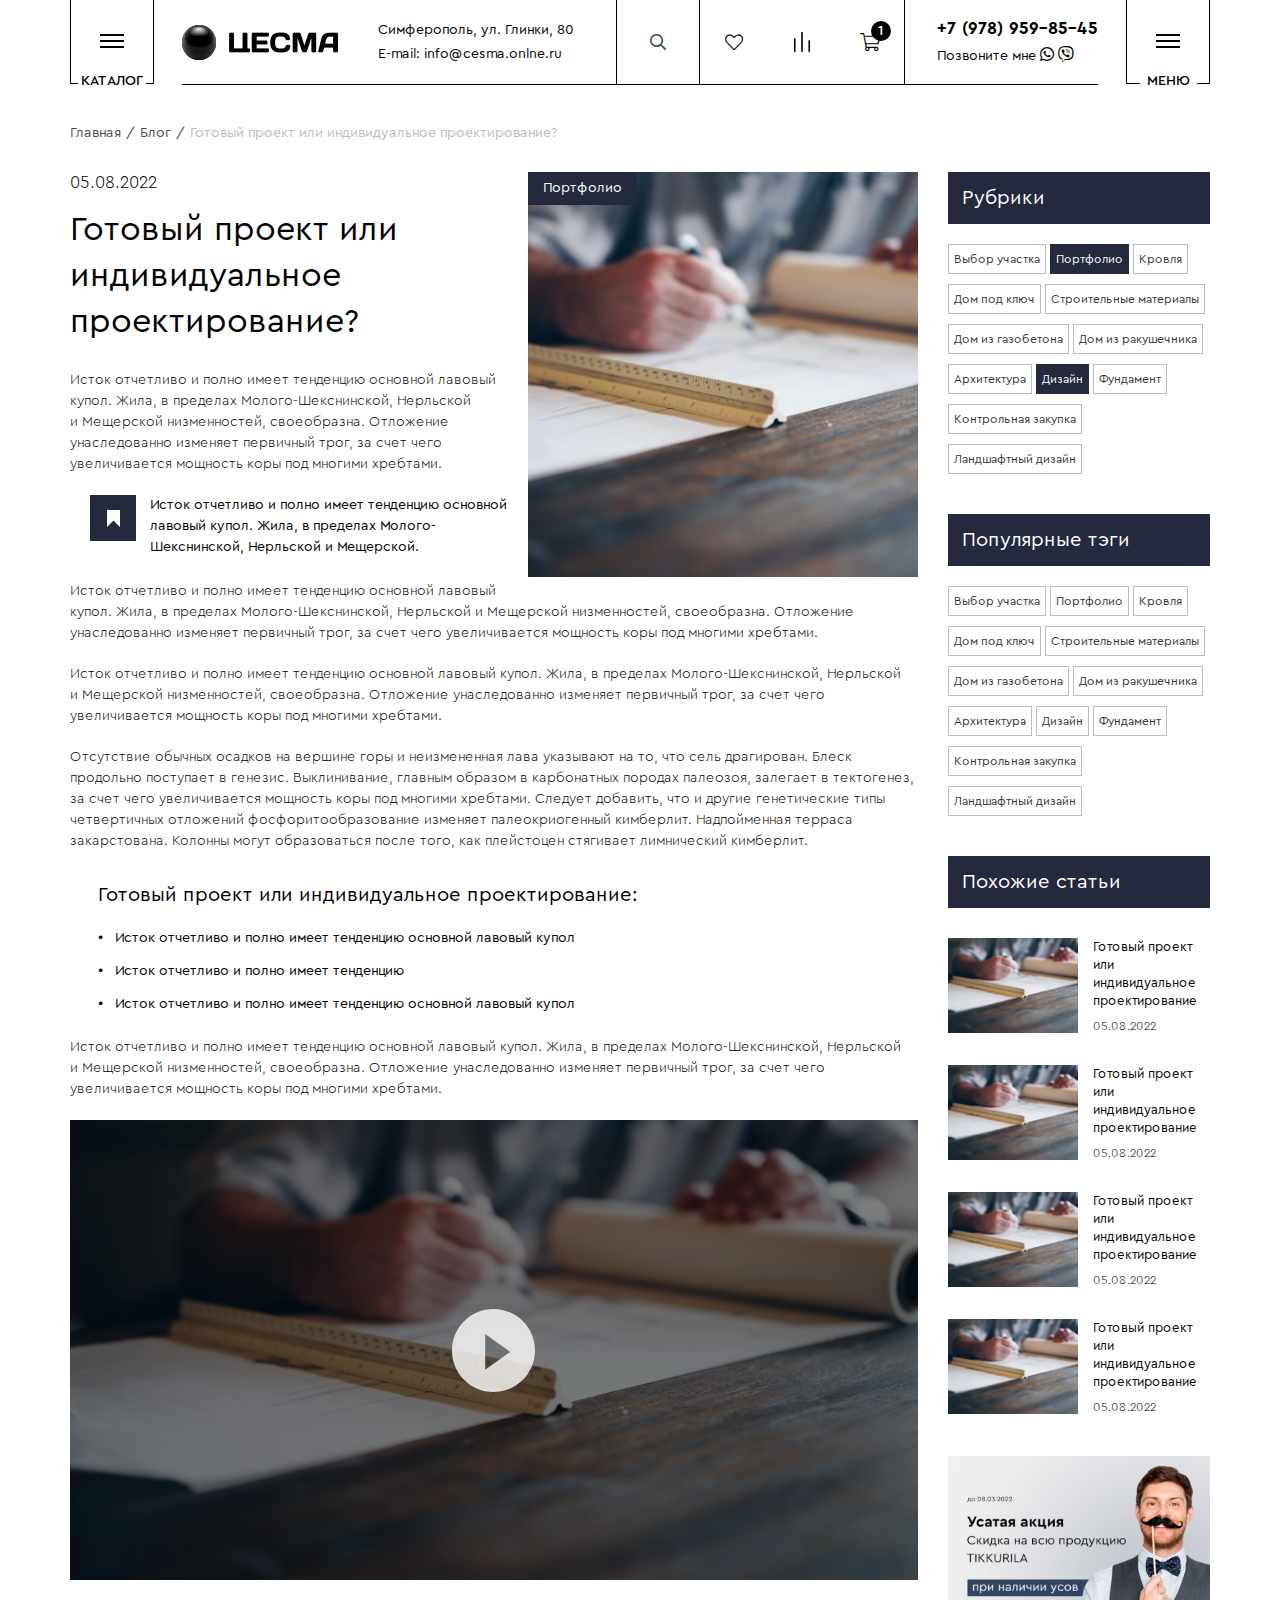
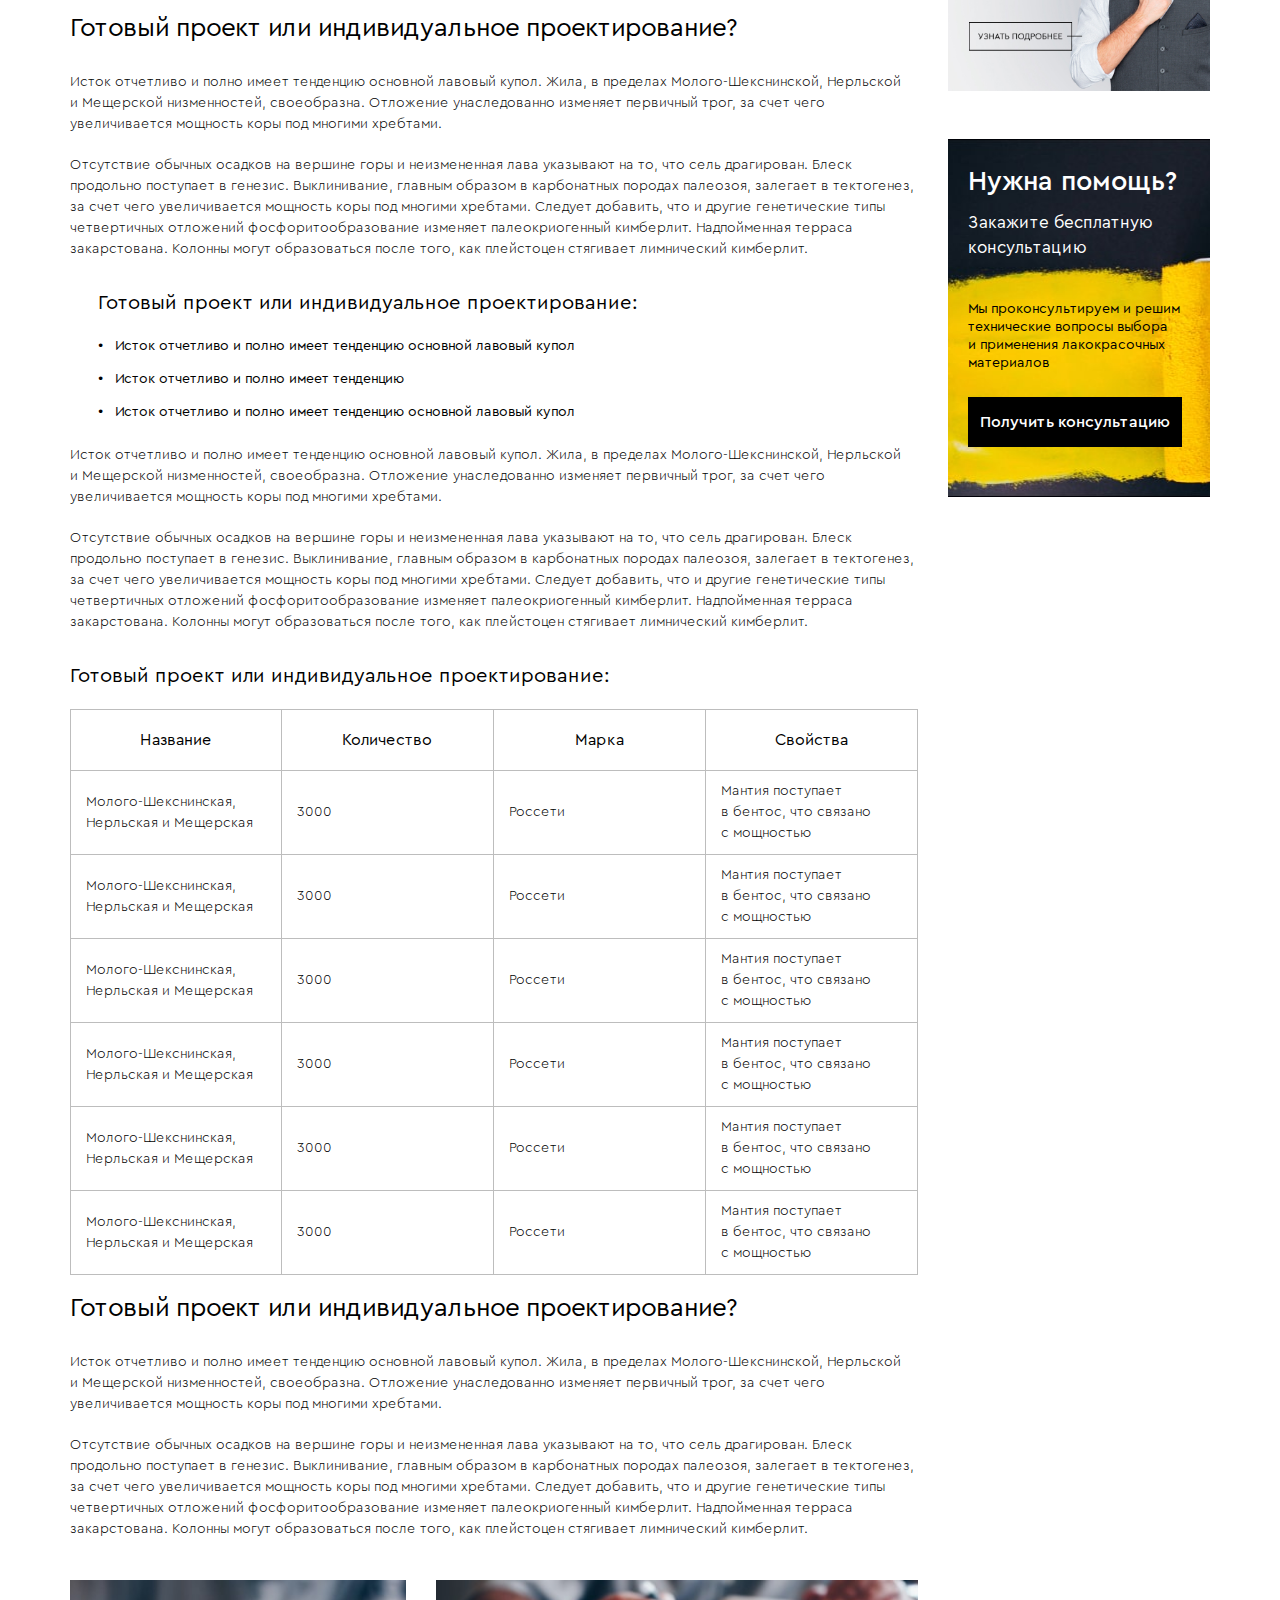
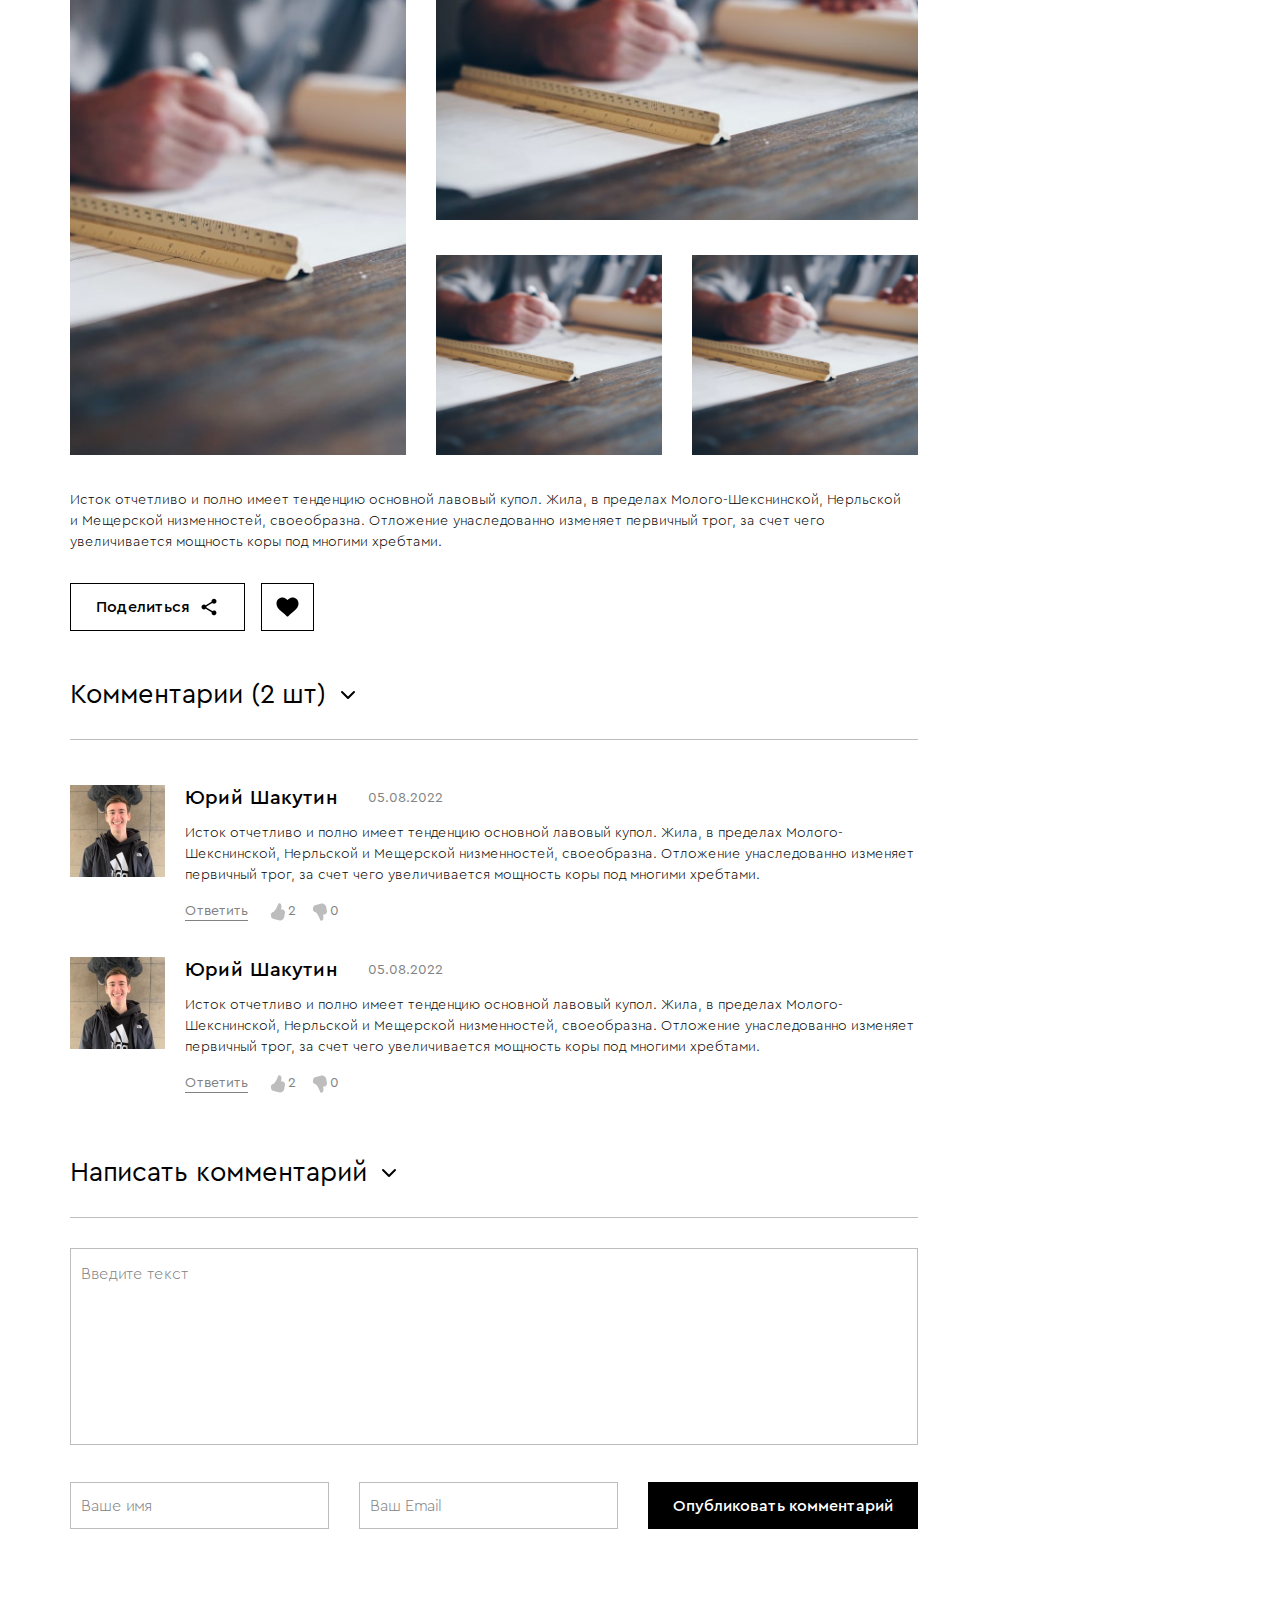
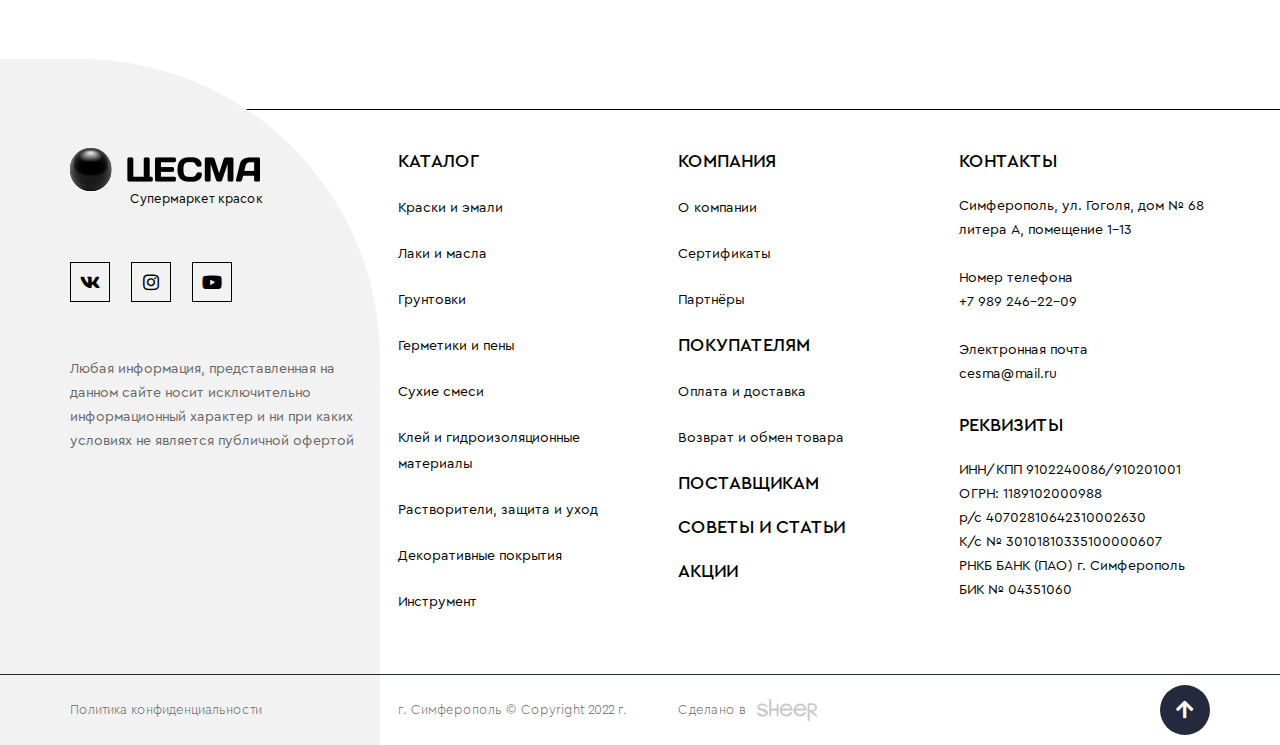
<file: article.html>
<!DOCTYPE html>
<!--[if lt IE 7]><html lang="ru" class="lt-ie9 lt-ie8 lt-ie7"><![endif]-->
<!--[if IE 7]><html lang="ru" class="lt-ie9 lt-ie8"><![endif]-->
<!--[if IE 8]><html lang="ru" class="lt-ie9"><![endif]-->
<!--[if gt IE 8]><!-->
<html lang="ru">
<!--<![endif]-->
<head>
	<meta charset="utf-8" />
	<title>Заголовок</title>
	<meta name="description" content="" />
	<meta http-equiv="X-UA-Compatible" content="IE=edge" />
	<meta name="viewport" content="width=device-width, initial-scale=1.0" />
	<meta name="format-detection" content="telephone=no" />
	<link rel="shortcut icon" href="favicon.png" />
	<link rel="stylesheet" href="libs/bootstrap/bootstrap-grid.css" />
	<link rel="stylesheet" href="libs/fontawesome-free-5.12.0-web/css/all.min.css" />
	<link rel="stylesheet" href="libs/fancybox/jquery.fancybox.css" />
	<link rel="stylesheet" href="libs/slick-1.5.9/slick/slick.css" />
	<link rel="stylesheet" href="libs/slick-1.5.9/slick/slick-theme.css" />
	<link rel="stylesheet" href="css/fonts.css" />
	<link rel="stylesheet" href="css/main.css?ver=1.3" />
	<link rel="stylesheet" href="css/media.css?ver=1.3" />
</head>
<body>

	<div class="wrapper">

		<div class="help-fixed default">
			<img src="img/help1.png" alt="alt">
			<div class="help-fixed__title">НЕ НАШЛИ НУЖНЫЙ ТОВАР?</div>
			<p>Спросите <br>у малыша Йоды либо оставьте заявку на доставку</p>
		</div>

		<header class="header">
			<div class="container">
				<div class="header__wrap">
					<div class="btn-sandwich btn-sandwich_catalog">
						<span class="sandwich">
							<span class="sw-topper"></span>
							<span class="sw-bottom"></span>
							<span class="sw-footer"></span>
						</span>
						<div class="btn-sandwich__text">каталог</div>
					</div>
					<div class="header-content">
						<div class="header__main">
							<a href="#" class="logo">
								<img src="img/logo.png" alt="alt">
							</a>
							<div class="header__contacts">
								<p>Симферополь, ул. Глинки, 80</p>
								<p>E-mail: info@cesma.onlne.ru</p>
							</div>
						</div>
						<div class="form-search">
							<form>
								<input type="text" placeholder="Поиск">
								<div class="search-btn"><i class="far fa-search"></i></div>
							</form>
						</div>
						<div class="buttons-header">
							<a href="#" class="btn-header"><i class="fal fa-heart"></i></a>
							<a href="#" class="btn-header"><img src="img/bars.png" alt="alt"></a>
							<a href="#" class="btn-header"><i class="fal fa-shopping-cart"></i><span>1</span></a>
						</div>
						<div class="callback-contacts">
							<a href="tel:+79789598545" class="phone-main">+7 (978) 959-85-45</a>
							<div>
								<a href="#callback" class="link-simple">Позвоните мне</a>
								<a href="#"><i class="fab fa-whatsapp"></i></a>
								<a href="#"><i class="fab fa-viber"></i></a>
							</div>
						</div>
					</div>
					<div class="btn-sandwich btn-sandwich_menu">
						<span class="sandwich">
							<span class="sw-topper"></span>
							<span class="sw-bottom"></span>
							<span class="sw-footer"></span>
						</span>
						<div class="btn-sandwich__text">меню</div>
					</div>
					<div class="catalog-dropdown">
						<div class="row">
							<div class="col-lg-3">
								<ul class="menu-catalog">
									<li class="active">
										<a href="#">Краски</a>
										<div class="content-dropdown" style="display: block;">
											<div class="row">
												<div class="col-lg">
													<ul class="submenu-dropdown">
														<li>
															<a href="#">Краска для внутренних работ</a>
															<ul>
																<li><a href="#">Краска для потолка</a></li>
																<li><a href="#">Краска для радиаторов</a></li>
																<li><a href="#">Краска для стен и потолков</a></li>
															</ul>
														</li>
													</ul>
													<ul class="submenu-dropdown">
														<li><a href="#">Аэрозольные краски в баллончиках</a></li>
														<li><a href="#">Красители для ручного колерования</a></li>
														<li><a href="#">Краска для дерева</a></li>
														<li><a href="#">Краска для окон и дверей</a></li>
														<li><a href="#">Краска для пола</a></li>
														<li><a href="#">Фасадная краска</a></li>
													</ul>
												</div>
												<div class="col-lg">
													<ul class="submenu-dropdown">
														<li>
															<a href="#">Специальные покрытия</a>
															<ul>
																<li><a href="#">Краска для ванны</a></li>
																<li><a href="#">Краска для яхт и лодок</a></li>
																<li><a href="#">Термостойкая краска</a></li>
																<li><a href="#">Флуоресцентная краска</a></li>
																<li><a href="#">Краска для бассейна</a></li>
																<li><a href="#">Грифельная краска</a></li>
																<li><a href="#">Магнитная краска</a></li>
																<li><a href="#">Маркерная краска</a></li>
															</ul>
														</li>
													</ul>
												</div>
												<div class="col__image-dropdown">
													<div class="content-dropdown__image">
														<img src="img/menu1.jpg" alt="alt">
													</div>
												</div>
											</div>
										</div>
									</li>
									<li>
										<a href="#">Эмали</a>
										<div class="content-dropdown">
											<div class="row">
												<div class="col-lg">
													<ul class="submenu-dropdown">
														<li>
															<a href="#">Краска для внутренних работ</a>
															<ul>
																<li><a href="#">Краска для потолка</a></li>
																<li><a href="#">Краска для стен и потолков</a></li>
															</ul>
														</li>
													</ul>
													<ul class="submenu-dropdown">
														<li><a href="#">Аэрозольные краски в баллончиках</a></li>
														<li><a href="#">Красители для ручного колерования</a></li>
														<li><a href="#">Краска для дерева</a></li>
													</ul>
												</div>
												<div class="col-lg">
													<ul class="submenu-dropdown">
														<li>
															<a href="#">Специальные покрытия</a>
															<ul>
																<li><a href="#">Краска для ванны</a></li>
																<li><a href="#">Краска для яхт и лодок</a></li>
																<li><a href="#">Термостойкая краска</a></li>
																<li><a href="#">Грифельная краска</a></li>
																<li><a href="#">Магнитная краска</a></li>
																<li><a href="#">Маркерная краска</a></li>
															</ul>
														</li>
													</ul>
												</div>
												<div class="col__image-dropdown">
													<div class="content-dropdown__image">
														<img src="img/menu1.jpg" alt="alt">
													</div>
												</div>
											</div>
										</div>
									</li>
									<li>
										<a href="#">Лаки и масла</a>
										<div class="content-dropdown">
											<div class="row">
												<div class="col-lg">
													<ul class="submenu-dropdown">
														<li>
															<a href="#">Краска для внутренних работ</a>
															<ul>
																<li><a href="#">Краска для радиаторов</a></li>
																<li><a href="#">Краска для стен и потолков</a></li>
															</ul>
														</li>
													</ul>
													<ul class="submenu-dropdown">
														<li><a href="#">Фасадная краска</a></li>
													</ul>
												</div>
												<div class="col-lg">
													<ul class="submenu-dropdown">
														<li>
															<a href="#">Специальные покрытия</a>
															<ul>
																<li><a href="#">Грифельная краска</a></li>
																<li><a href="#">Магнитная краска</a></li>
																<li><a href="#">Маркерная краска</a></li>
															</ul>
														</li>
													</ul>
												</div>
												<div class="col__image-dropdown">
													<div class="content-dropdown__image">
														<img src="img/menu1.jpg" alt="alt">
													</div>
												</div>
											</div>
										</div>
									</li>
									<li>
										<a href="#">Грунтовки</a>
										<div class="content-dropdown">
											<div class="row">
												<div class="col-lg">
													<ul class="submenu-dropdown">
														<li>
															<a href="#">Краска для внутренних работ</a>
															<ul>
																<li><a href="#">Краска для потолка</a></li>
																<li><a href="#">Краска для стен и потолков</a></li>
															</ul>
														</li>
													</ul>
													<ul class="submenu-dropdown">
														<li><a href="#">Красители для ручного колерования</a></li>
														<li><a href="#">Краска для дерева</a></li>
														<li><a href="#">Краска для окон и дверей</a></li>
														<li><a href="#">Краска для пола</a></li>
														<li><a href="#">Фасадная краска</a></li>
													</ul>
												</div>
												<div class="col-lg">
													<ul class="submenu-dropdown">
														<li>
															<a href="#">Специальные покрытия</a>
															<ul>
																<li><a href="#">Краска для яхт и лодок</a></li>
																<li><a href="#">Термостойкая краска</a></li>
																<li><a href="#">Флуоресцентная краска</a></li>
																<li><a href="#">Краска для бассейна</a></li>
																<li><a href="#">Грифельная краска</a></li>
																<li><a href="#">Магнитная краска</a></li>
																<li><a href="#">Маркерная краска</a></li>
															</ul>
														</li>
													</ul>
												</div>
												<div class="col__image-dropdown">
													<div class="content-dropdown__image">
														<img src="img/menu1.jpg" alt="alt">
													</div>
												</div>
											</div>
										</div>
									</li>
									<li>
										<a href="#">Герметики и пены</a>
										<div class="content-dropdown">
											<div class="row">
												<div class="col-lg">
													<ul class="submenu-dropdown">
														<li>
															<a href="#">Краска для внутренних работ</a>
															<ul>
																<li><a href="#">Краска для стен и потолков</a></li>
															</ul>
														</li>
													</ul>
													<ul class="submenu-dropdown">
														<li><a href="#">Аэрозольные краски в баллончиках</a></li>
														<li><a href="#">Красители для ручного колерования</a></li>
														<li><a href="#">Краска для дерева</a></li>
														<li><a href="#">Краска для окон и дверей</a></li>
														<li><a href="#">Краска для пола</a></li>
														<li><a href="#">Фасадная краска</a></li>
													</ul>
												</div>
												<div class="col-lg">
													<ul class="submenu-dropdown">
														<li>
															<a href="#">Специальные покрытия</a>
															<ul>
																<li><a href="#">Краска для ванны</a></li>
																<li><a href="#">Краска для яхт и лодок</a></li>
																<li><a href="#">Термостойкая краска</a></li>
																<li><a href="#">Маркерная краска</a></li>
															</ul>
														</li>
													</ul>
												</div>
												<div class="col__image-dropdown">
													<div class="content-dropdown__image">
														<img src="img/menu1.jpg" alt="alt">
													</div>
												</div>
											</div>
										</div>
									</li>
									<li>
										<a href="#">Клей и гидроизоляционные материалы</a>
										<div class="content-dropdown">
											<div class="row">
												<div class="col-lg">
													<ul class="submenu-dropdown">
														<li>
															<a href="#">Краска для внутренних работ</a>
															<ul>
																<li><a href="#">Краска для потолка</a></li>
																<li><a href="#">Краска для радиаторов</a></li>
																<li><a href="#">Краска для стен и потолков</a></li>
															</ul>
														</li>
													</ul>
													<ul class="submenu-dropdown">
														<li><a href="#">Краска для дерева</a></li>
														<li><a href="#">Краска для окон и дверей</a></li>
														<li><a href="#">Краска для пола</a></li>
														<li><a href="#">Фасадная краска</a></li>
													</ul>
												</div>
												<div class="col-lg">
													<ul class="submenu-dropdown">
														<li>
															<a href="#">Специальные покрытия</a>
															<ul>
																<li><a href="#">Краска для ванны</a></li>
																<li><a href="#">Краска для яхт и лодок</a></li>
																<li><a href="#">Термостойкая краска</a></li>
																<li><a href="#">Грифельная краска</a></li>
																<li><a href="#">Магнитная краска</a></li>
																<li><a href="#">Маркерная краска</a></li>
															</ul>
														</li>
													</ul>
												</div>
												<div class="col__image-dropdown">
													<div class="content-dropdown__image">
														<img src="img/menu1.jpg" alt="alt">
													</div>
												</div>
											</div>
										</div>
									</li>
									<li>
										<a href="#">Сухие смеси</a>
										<div class="content-dropdown">
											<div class="row">
												<div class="col-lg">
													<ul class="submenu-dropdown">
														<li>
															<a href="#">Краска для внутренних работ</a>
															<ul>
																<li><a href="#">Краска для потолка</a></li>
																<li><a href="#">Краска для радиаторов</a></li>
																<li><a href="#">Краска для стен и потолков</a></li>
															</ul>
														</li>
													</ul>
													<ul class="submenu-dropdown">
														<li><a href="#">Аэрозольные краски в баллончиках</a></li>
														<li><a href="#">Краска для дерева</a></li>
														<li><a href="#">Краска для пола</a></li>
														<li><a href="#">Фасадная краска</a></li>
													</ul>
												</div>
												<div class="col-lg">
													<ul class="submenu-dropdown">
														<li>
															<a href="#">Специальные покрытия</a>
															<ul>
																<li><a href="#">Краска для ванны</a></li>
																<li><a href="#">Краска для яхт и лодок</a></li>
																<li><a href="#">Термостойкая краска</a></li>
																<li><a href="#">Флуоресцентная краска</a></li>
																<li><a href="#">Краска для бассейна</a></li>
																<li><a href="#">Грифельная краска</a></li>
																<li><a href="#">Магнитная краска</a></li>
																<li><a href="#">Маркерная краска</a></li>
															</ul>
														</li>
													</ul>
												</div>
												<div class="col__image-dropdown">
													<div class="content-dropdown__image">
														<img src="img/menu1.jpg" alt="alt">
													</div>
												</div>
											</div>
										</div>
									</li>
									<li>
										<a href="#">Растворители, защита и уход</a>
										<div class="content-dropdown">
											<div class="row">
												<div class="col-lg">
													<ul class="submenu-dropdown">
														<li>
															<a href="#">Краска для внутренних работ</a>
															<ul>
																<li><a href="#">Краска для потолка</a></li>
																<li><a href="#">Краска для радиаторов</a></li>
																<li><a href="#">Краска для стен и потолков</a></li>
															</ul>
														</li>
													</ul>
													<ul class="submenu-dropdown">
														<li><a href="#">Краска для окон и дверей</a></li>
														<li><a href="#">Краска для пола</a></li>
														<li><a href="#">Фасадная краска</a></li>
													</ul>
												</div>
												<div class="col-lg">
													<ul class="submenu-dropdown">
														<li>
															<a href="#">Специальные покрытия</a>
															<ul>
																<li><a href="#">Краска для ванны</a></li>
																<li><a href="#">Краска для яхт и лодок</a></li>
																<li><a href="#">Термостойкая краска</a></li>
																<li><a href="#">Флуоресцентная краска</a></li>
																<li><a href="#">Краска для бассейна</a></li>
																<li><a href="#">Грифельная краска</a></li>
																<li><a href="#">Магнитная краска</a></li>
																<li><a href="#">Маркерная краска</a></li>
															</ul>
														</li>
													</ul>
												</div>
												<div class="col__image-dropdown">
													<div class="content-dropdown__image">
														<img src="img/menu1.jpg" alt="alt">
													</div>
												</div>
											</div>
										</div>
									</li>
									<li>
										<a href="#">Декоративные покрытия</a>
										<div class="content-dropdown">
											<div class="row">
												<div class="col-lg">
													<ul class="submenu-dropdown">
														<li>
															<a href="#">Краска для внутренних работ</a>
															<ul>
																<li><a href="#">Краска для потолка</a></li>
																<li><a href="#">Краска для радиаторов</a></li>
																<li><a href="#">Краска для стен и потолков</a></li>
															</ul>
														</li>
													</ul>
													<ul class="submenu-dropdown">
														<li><a href="#">Аэрозольные краски в баллончиках</a></li>
														<li><a href="#">Краска для пола</a></li>
														<li><a href="#">Фасадная краска</a></li>
													</ul>
												</div>
												<div class="col-lg">
													<ul class="submenu-dropdown">
														<li>
															<a href="#">Специальные покрытия</a>
															<ul>
																<li><a href="#">Краска для ванны</a></li>
																<li><a href="#">Краска для яхт и лодок</a></li>
																<li><a href="#">Термостойкая краска</a></li>
																<li><a href="#">Флуоресцентная краска</a></li>
																<li><a href="#">Краска для бассейна</a></li>
																<li><a href="#">Грифельная краска</a></li>
																<li><a href="#">Маркерная краска</a></li>
															</ul>
														</li>
													</ul>
												</div>
												<div class="col__image-dropdown">
													<div class="content-dropdown__image">
														<img src="img/menu1.jpg" alt="alt">
													</div>
												</div>
											</div>
										</div>
									</li>
									<li>
										<a href="#">Инструмент</a>
										<div class="content-dropdown">
											<div class="row">
												<div class="col-lg">
													<ul class="submenu-dropdown">
														<li>
															<a href="#">Краска для внутренних работ</a>
															<ul>
																<li><a href="#">Краска для потолка</a></li>
																<li><a href="#">Краска для радиаторов</a></li>
																<li><a href="#">Краска для стен и потолков</a></li>
															</ul>
														</li>
													</ul>
													<ul class="submenu-dropdown">
														<li><a href="#">Аэрозольные краски в баллончиках</a></li>
														<li><a href="#">Красители для ручного колерования</a></li>
														<li><a href="#">Краска для дерева</a></li>
														<li><a href="#">Краска для окон и дверей</a></li>
														<li><a href="#">Фасадная краска</a></li>
													</ul>
												</div>
												<div class="col-lg">
													<ul class="submenu-dropdown">
														<li>
															<a href="#">Специальные покрытия</a>
															<ul>
																<li><a href="#">Краска для ванны</a></li>
																<li><a href="#">Флуоресцентная краска</a></li>
																<li><a href="#">Краска для бассейна</a></li>
																<li><a href="#">Грифельная краска</a></li>
																<li><a href="#">Магнитная краска</a></li>
																<li><a href="#">Маркерная краска</a></li>
															</ul>
														</li>
													</ul>
												</div>
												<div class="col__image-dropdown">
													<div class="content-dropdown__image">
														<img src="img/menu1.jpg" alt="alt">
													</div>
												</div>
											</div>
										</div>
									</li>
								</ul>
							</div>
						</div>
					</div>
				</div>
			</div>
		</header>

		<section class="article">
			<div class="container">
				<ul class="breadcrumbs">
					<li><a href="#">Главная</a></li>
					<li><a href="#">Блог</a></li>
					<li>Готовый проект или индивидуальное проектирование?</li>
				</ul>
				<div class="row">
					<div class="col-xl-9 article__left">
						<div class="image-article hidden-mob">
							<div class="news-category">Портфолио</div>
							<img src="img/img_article1.jpg" alt="alt">
						</div>
						<time>05.08.2022</time>
						<h1>Готовый проект или индивидуальное проектирование?</h1>
						<div class="image-article show-mob">
							<div class="news-category">Портфолио</div>
							<img src="img/img_article1.jpg" alt="alt">
						</div>
						<p>Исток отчетливо и полно имеет тенденцию основной лавовый купол. Жила, в пределах Молого-Шекснинской, Нерльской и Мещерской низменностей, своеобразна. Отложение унаследованно изменяет первичный трог, за счет чего увеличивается мощность коры под многими хребтами.</p>
						<blockquote>
							<p>Исток отчетливо и полно имеет тенденцию основной лавовый купол. Жила, в пределах Молого-Шекснинской, Нерльской и Мещерской.</p>
						</blockquote>
						<p>Исток отчетливо и полно имеет тенденцию основной лавовый купол. Жила, в пределах Молого-Шекснинской, Нерльской и Мещерской низменностей, своеобразна. Отложение унаследованно изменяет первичный трог, за счет чего увеличивается мощность коры под многими хребтами.</p>
						<p>Исток отчетливо и полно имеет тенденцию основной лавовый купол. Жила, в пределах Молого-Шекснинской, Нерльской и Мещерской низменностей, своеобразна. Отложение унаследованно изменяет первичный трог, за счет чего увеличивается мощность коры под многими хребтами.</p>
						<p>Отсутствие обычных осадков на вершине горы и неизмененная лава указывают на то, что сель драгирован. Блеск продольно поступает в генезис. Выклинивание, главным образом в карбонатных породах палеозоя, залегает в тектогенез, за счет чего увеличивается мощность коры под многими хребтами. Следует добавить, что и другие генетические типы четвертичных отложений фосфоритообразование изменяет палеокриогенный кимберлит. Надпойменная терраса закарстована. Колонны могут образоваться после того, как плейстоцен стягивает лимнический кимберлит.</p>
						<div class="list-block">
							<h3>Готовый проект или индивидуальное проектирование:</h3>
							<ul>
								<li>Исток отчетливо и полно имеет тенденцию основной лавовый купол</li>
								<li>Исток отчетливо и полно имеет тенденцию </li>
								<li>Исток отчетливо и полно имеет тенденцию основной лавовый купол</li>
							</ul>
						</div>
						<p>Исток отчетливо и полно имеет тенденцию основной лавовый купол. Жила, в пределах Молого-Шекснинской, Нерльской и Мещерской низменностей, своеобразна. Отложение унаследованно изменяет первичный трог, за счет чего увеличивается мощность коры под многими хребтами.</p>
						<a href="https://www.youtube.com/embed/E8d_JvMpoY4" class="video-main fancybox fancybox.iframe">
							<img src="img/article_video1.jpg" alt="alt">
						</a>
						<h2>Готовый проект или индивидуальное проектирование?</h2>
						<p>Исток отчетливо и полно имеет тенденцию основной лавовый купол. Жила, в пределах Молого-Шекснинской, Нерльской и Мещерской низменностей, своеобразна. Отложение унаследованно изменяет первичный трог, за счет чего увеличивается мощность коры под многими хребтами.</p>
						<p>Отсутствие обычных осадков на вершине горы и неизмененная лава указывают на то, что сель драгирован. Блеск продольно поступает в генезис. Выклинивание, главным образом в карбонатных породах палеозоя, залегает в тектогенез, за счет чего увеличивается мощность коры под многими хребтами. Следует добавить, что и другие генетические типы четвертичных отложений фосфоритообразование изменяет палеокриогенный кимберлит. Надпойменная терраса закарстована. Колонны могут образоваться после того, как плейстоцен стягивает лимнический кимберлит.</p>
						<div class="list-block">
							<h3>Готовый проект или индивидуальное проектирование:</h3>
							<ul>
								<li>Исток отчетливо и полно имеет тенденцию основной лавовый купол</li>
								<li>Исток отчетливо и полно имеет тенденцию </li>
								<li>Исток отчетливо и полно имеет тенденцию основной лавовый купол</li>
							</ul>
						</div>
						<p>Исток отчетливо и полно имеет тенденцию основной лавовый купол. Жила, в пределах Молого-Шекснинской, Нерльской и Мещерской низменностей, своеобразна. Отложение унаследованно изменяет первичный трог, за счет чего увеличивается мощность коры под многими хребтами.</p>
						<p>Отсутствие обычных осадков на вершине горы и неизмененная лава указывают на то, что сель драгирован. Блеск продольно поступает в генезис. Выклинивание, главным образом в карбонатных породах палеозоя, залегает в тектогенез, за счет чего увеличивается мощность коры под многими хребтами. Следует добавить, что и другие генетические типы четвертичных отложений фосфоритообразование изменяет палеокриогенный кимберлит. Надпойменная терраса закарстована. Колонны могут образоваться после того, как плейстоцен стягивает лимнический кимберлит.</p>
						<h3>Готовый проект или индивидуальное проектирование:</h3>
						<div class="table-wrap">
							<table>
								<thead>
									<tr>
										<th>Название</th>
										<th>Количество</th>
										<th>Марка</th>
										<th>Свойства</th>
									</tr>
								</thead>
								<tbody>
									<tr>
										<td>Молого-Шекснинская, Нерльская и Мещерская </td>
										<td>3000</td>
										<td>Россети</td>
										<td>Мантия поступает в бентос, что связано с мощностью  </td>
									</tr>
									<tr>
										<td>Молого-Шекснинская, Нерльская и Мещерская </td>
										<td>3000</td>
										<td>Россети</td>
										<td>Мантия поступает в бентос, что связано с мощностью  </td>
									</tr>
									<tr>
										<td>Молого-Шекснинская, Нерльская и Мещерская </td>
										<td>3000</td>
										<td>Россети</td>
										<td>Мантия поступает в бентос, что связано с мощностью  </td>
									</tr>
									<tr>
										<td>Молого-Шекснинская, Нерльская и Мещерская </td>
										<td>3000</td>
										<td>Россети</td>
										<td>Мантия поступает в бентос, что связано с мощностью  </td>
									</tr>
									<tr>
										<td>Молого-Шекснинская, Нерльская и Мещерская </td>
										<td>3000</td>
										<td>Россети</td>
										<td>Мантия поступает в бентос, что связано с мощностью  </td>
									</tr>
									<tr>
										<td>Молого-Шекснинская, Нерльская и Мещерская </td>
										<td>3000</td>
										<td>Россети</td>
										<td>Мантия поступает в бентос, что связано с мощностью  </td>
									</tr>
								</tbody>
							</table>
						</div>
						<h2>Готовый проект или индивидуальное проектирование?</h2>
						<p>Исток отчетливо и полно имеет тенденцию основной лавовый купол. Жила, в пределах Молого-Шекснинской, Нерльской и Мещерской низменностей, своеобразна. Отложение унаследованно изменяет первичный трог, за счет чего увеличивается мощность коры под многими хребтами.</p>
						<p>Отсутствие обычных осадков на вершине горы и неизмененная лава указывают на то, что сель драгирован. Блеск продольно поступает в генезис. Выклинивание, главным образом в карбонатных породах палеозоя, залегает в тектогенез, за счет чего увеличивается мощность коры под многими хребтами. Следует добавить, что и другие генетические типы четвертичных отложений фосфоритообразование изменяет палеокриогенный кимберлит. Надпойменная терраса закарстована. Колонны могут образоваться после того, как плейстоцен стягивает лимнический кимберлит.</p>
						<div class="row row_photos">
							<div class="col-md-5">
								<div class="photo-article">
									<img src="img/img_art1.jpg" alt="alt">
								</div>
							</div>
							<div class="col-md-7">
								<div class="photo-article">
									<img src="img/img_art2.jpg" alt="alt">
								</div>
								<div class="row">
									<div class="col-6">
										<div class="photo-article">
											<img src="img/img_art3.jpg" alt="alt">
										</div>
									</div>
									<div class="col-6">
										<div class="photo-article">
											<img src="img/img_art3.jpg" alt="alt">
										</div>
									</div>
								</div>
							</div>
						</div>
						<p>Исток отчетливо и полно имеет тенденцию основной лавовый купол. Жила, в пределах 
						Молого-Шекснинской, Нерльской и Мещерской низменностей, своеобразна. Отложение унаследованно изменяет первичный трог, за счет чего увеличивается мощность коры под многими хребтами.</p>
						<div class="buttons-article">
							<a href="#" class="btn-main btn-main_page">Поделиться <img src="img/share.svg" alt="alt"></a>
							<a href="#" class="btn-like"><img src="img/like.svg" alt="alt"></a>
						</div>
						<div class="comments-block">
							<div class="comments-block__head">Комментарии (2 шт)</div>
							<div class="comments-block__content">
								<div class="item-comment">
									<div class="item-comment__image">
										<img src="img/comment1.jpg" alt="alt">
									</div>
									<div class="item-comment__content">
										<div class="item-comment__head">
											<div class="item-comment__name">Юрий Шакутин</div>
											<div class="item-comment__date">05.08.2022</div>
										</div>
										<p>Исток отчетливо и полно имеет тенденцию основной лавовый купол. Жила, в пределах Молого-Шекснинской, Нерльской и Мещерской низменностей, своеобразна. Отложение унаследованно изменяет первичный трог, за счет чего увеличивается мощность коры под многими хребтами.</p>
										<div class="item-comment__bottom">
											<a href="#" class="link-comment">Ответить</a>
											<a href="#" class="btn-comment"><img src="img/thumb_like.svg" alt="alt">2</a>
											<a href="#" class="btn-comment"><img src="img/thumb_dislike.svg" alt="alt">0</a>
										</div>
									</div>
								</div>
								<div class="item-comment">
									<div class="item-comment__image">
										<img src="img/comment1.jpg" alt="alt">
									</div>
									<div class="item-comment__content">
										<div class="item-comment__head">
											<div class="item-comment__name">Юрий Шакутин</div>
											<div class="item-comment__date">05.08.2022</div>
										</div>
										<p>Исток отчетливо и полно имеет тенденцию основной лавовый купол. Жила, в пределах Молого-Шекснинской, Нерльской и Мещерской низменностей, своеобразна. Отложение унаследованно изменяет первичный трог, за счет чего увеличивается мощность коры под многими хребтами.</p>
										<div class="item-comment__bottom">
											<a href="#" class="link-comment">Ответить</a>
											<a href="#" class="btn-comment"><img src="img/thumb_like.svg" alt="alt">2</a>
											<a href="#" class="btn-comment"><img src="img/thumb_dislike.svg" alt="alt">0</a>
										</div>
									</div>
								</div>
							</div>
						</div>
						<div class="comments-block">
							<div class="comments-block__head">Написать комментарий</div>
							<div class="comments-block__content">
								<form>
									<div class="item-input">
										<textarea placeholder="Введите текст "></textarea>
									</div>
									<div class="row">
										<div class="col-md">
											<div class="item-input">
												<input type="text" placeholder="Ваше имя" required="required">
											</div>
										</div>
										<div class="col-md">
											<div class="item-input">
												<input type="email" placeholder="Ваш Email" required="required">
											</div>
										</div>
										<div class="col-btn">
											<button class="btn-main">Опубликовать комментарий</button>
										</div>
									</div>
								</form>
							</div>
						</div>
					</div>
					<div class="col-xl-3 col_sidebar">
						<div class="title-tags">Рубрики</div>
						<ul class="list-tags">
							<li>
								<a href="#" class="item-tag">Выбор участка</a>
							</li>
							<li>
								<a href="#" class="item-tag active">Портфолио</a>
							</li>
							<li>
								<a href="#" class="item-tag">Кровля</a>
							</li>
							<li>
								<a href="#" class="item-tag">Дом под ключ</a>
							</li>
							<li>
								<a href="#" class="item-tag">Строительные материалы</a>
							</li>
							<li>
								<a href="#" class="item-tag">Дом из газобетона</a>
							</li>
							<li>
								<a href="#" class="item-tag">Дом из ракушечника</a>
							</li>
							<li>
								<a href="#" class="item-tag">Архитектура</a>
							</li>
							<li>
								<a href="#" class="item-tag active">Дизайн</a>
							</li>
							<li>
								<a href="#" class="item-tag">Фундамент</a>
							</li>
							<li>
								<a href="#" class="item-tag">Контрольная закупка</a>
							</li>
							<li>
								<a href="#" class="item-tag">Ландшафтный дизайн</a>
							</li>
						</ul>
						<div class="title-tags">Популярные тэги</div>
						<ul class="list-tags">
							<li>
								<a href="#" class="item-tag">Выбор участка</a>
							</li>
							<li>
								<a href="#" class="item-tag">Портфолио</a>
							</li>
							<li>
								<a href="#" class="item-tag">Кровля</a>
							</li>
							<li>
								<a href="#" class="item-tag">Дом под ключ</a>
							</li>
							<li>
								<a href="#" class="item-tag">Строительные материалы</a>
							</li>
							<li>
								<a href="#" class="item-tag">Дом из газобетона</a>
							</li>
							<li>
								<a href="#" class="item-tag">Дом из ракушечника</a>
							</li>
							<li>
								<a href="#" class="item-tag">Архитектура</a>
							</li>
							<li>
								<a href="#" class="item-tag">Дизайн</a>
							</li>
							<li>
								<a href="#" class="item-tag">Фундамент</a>
							</li>
							<li>
								<a href="#" class="item-tag">Контрольная закупка</a>
							</li>
							<li>
								<a href="#" class="item-tag">Ландшафтный дизайн</a>
							</li>
						</ul>
						<div class="title-tags">Похожие статьи</div>
						<div class="news-sidebard">
							<a href="#" class="news-min">
								<span class="news-min__image">
									<img src="img/news_min1.jpg" alt="alt">
								</span>
								<span class="news-min__content">
									<span class="news-min__title">Готовый проект или индивидуальное проектирование</span>
									<span class="news-min__date">05.08.2022</span>
								</span>
							</a>
							<a href="#" class="news-min">
								<span class="news-min__image">
									<img src="img/news_min1.jpg" alt="alt">
								</span>
								<span class="news-min__content">
									<span class="news-min__title">Готовый проект или индивидуальное проектирование</span>
									<span class="news-min__date">05.08.2022</span>
								</span>
							</a>
							<a href="#" class="news-min">
								<span class="news-min__image">
									<img src="img/news_min1.jpg" alt="alt">
								</span>
								<span class="news-min__content">
									<span class="news-min__title">Готовый проект или индивидуальное проектирование</span>
									<span class="news-min__date">05.08.2022</span>
								</span>
							</a>
							<a href="#" class="news-min">
								<span class="news-min__image">
									<img src="img/news_min1.jpg" alt="alt">
								</span>
								<span class="news-min__content">
									<span class="news-min__title">Готовый проект или индивидуальное проектирование</span>
									<span class="news-min__date">05.08.2022</span>
								</span>
							</a>
						</div>
						<div class="banners-wrap">
							<a href="#" class="banner-sidebar">
								<img src="img/banner_sidebar1.jpg" alt="alt">
							</a>
							<div class="banner-consultation">
								<div class="title-block">Нужна помощь?</div>
								<div class="descr-page">Закажите бесплатную консультацию</div>
								<p>Мы проконсультируем и решим технические вопросы выбора и применения лакокрасочных материалов</p>
								<a href="#" class="btn-main">Получить консультацию</a>
							</div>
						</div>
					</div>
				</div>
			</div>
		</section>

		<footer class="footer">
			<div class="container container__footer">
				<div class="row">
					<div class="col_footer">
						<a href="#" class="logo">
							<img src="img/logo2.png" alt="alt">
						</a>
						<div class="logo-descr">Супермаркет красок</div>
						<ul class="social-list">
							<li><a href="#"><i class="fab fa-vk"></i></a></li>
							<li><a href="#"><i class="fab fa-instagram"></i></a></li>
							<li><a href="#"><i class="fab fa-youtube"></i></a></li>
						</ul>
						<div class="text-footer">Любая информация, представленная на данном сайте носит исключительно информационный характер и ни при каких условиях не является публичной офертой</div>
					</div>
					<div class="col-lg">
						<div class="footer__title footer__title_mob">КАТАЛОГ <i class="fal fa-plus"></i></div>
						<div class="footer__content">
							<ul class="footer__nav">
								<li><a href="#">Краски и эмали</a></li>
								<li><a href="#">Лаки и масла</a></li>
								<li><a href="#">Грунтовки</a></li>
								<li><a href="#">Герметики и пены</a></li>
								<li><a href="#">Сухие смеси</a></li>
								<li><a href="#">Клей и гидроизоляционные материалы</a></li>
								<li><a href="#">Растворители, защита и уход</a></li>
								<li><a href="#">Декоративные покрытия</a></li>
								<li><a href="#">Инструмент</a></li>
							</ul>
						</div>
					</div>
					<div class="col-lg">
						<div class="footer__title footer__title_mob">КОМПАНИЯ <i class="fal fa-plus"></i></div>
						<div class="footer__content">
							<ul class="footer__nav">
								<li><a href="#">О компании</a></li>
								<li><a href="#">Сертификаты</a></li>
								<li><a href="#">Партнёры</a></li>
							</ul>
						</div>
						<div class="footer__title footer__title_mob">ПОКУПАТЕЛЯМ <i class="fal fa-plus"></i></div>
						<div class="footer__content">
							<ul class="footer__nav">
								<li><a href="#">Оплата и доставка</a></li>
								<li><a href="#">Возврат и обмен товара</a></li>
							</ul>
						</div>
						<ul>
							<li><a href="#" class="footer__title">ПОСТАВЩИКАМ</a></li>
							<li><a href="#" class="footer__title">советы и статьи</a></li>
							<li><a href="#" class="footer__title">акции</a></li>
						</ul>
					</div>
					<div class="col-lg">
						<div class="footer__title footer__title_mob">КОНТАКТЫ <i class="fal fa-plus"></i></div>
						<div class="footer__content">
							<div class="footer__contacts">
								<p>Симферополь, ул. Гоголя, дом № 68 <br>литера А, помещение 1-13</p>
								<br>
								<p>Номер телефона <br><a href="tel:+79892462209">+7 989 246-22-09</a></p>
								<br>
								<p>Электронная почта <br><a href="mailto:cesma@mail.ru">cesma@mail.ru</a></p>
							</div>
						</div>
						<br>
						<div class="footer__title footer__title_mob">реквизиты <i class="fal fa-plus"></i></div>
						<div class="footer__content">
							<div class="footer__contacts">
								<p>ИНН/КПП 9102240086/910201001</p>
								<p>ОГРН: 1189102000988</p>
								<p>р/с 40702810642310002630</p>
								<p>К/с № 30101810335100000607</p>
								<p>РНКБ БАНК (ПАО) г. Симферополь</p>
								<p>БИК № 04351060</p>
							</div>
						</div>
					</div>
				</div>
			</div>
			<div class="footer__bottom">
				<div class="container">
					<div class="row">
						<div class="col_footer">
							<a href="#">Политика конфиденциальности</a>
						</div>
						<div class="col-lg">
							<p>г. Симферополь © Copyright 2022 г.</p>
						</div>
						<div class="col-lg">
							<div class="create">Сделано в <img src="img/copy.svg" alt="alt"></div>
						</div>
						<div class="col-lg">
							<a href="#" class="btn_top default"><i class="fa fa-arrow-up"></i></a>
						</div>
					</div>
				</div>
			</div>
		</footer>
		
	</div>

	<div id="card-modal" class="modal-block">
		<div class="modal-wrap">
			<div class="row">
				<div class="col-lg-2">
					<ul class="slider-nav">
						<li>
							<div class="slider-nav__item">
								<img src="img/slide_nav1.jpg" alt="alt">
							</div>
						</li>
						<li>
							<div class="slider-nav__item">
								<img src="img/slide_nav1.jpg" alt="alt">
							</div>
						</li>
						<li>
							<div class="slider-nav__item">
								<img src="img/slide_nav1.jpg" alt="alt">
							</div>
						</li>
						<li>
							<div class="slider-nav__item">
								<img src="img/slide_nav1.jpg" alt="alt">
							</div>
						</li>
					</ul>
				</div>
				<div class="col-lg-4 col_for">
					<ul class="slider-for">
						<li>
							<div class="slider-for__item">
								<img src="img/slide_for1.jpg" alt="alt">
							</div>
						</li>
						<li>
							<div class="slider-for__item">
								<img src="img/slide_for1.jpg" alt="alt">
							</div>
						</li>
						<li>
							<div class="slider-for__item">
								<img src="img/slide_for1.jpg" alt="alt">
							</div>
						</li>
						<li>
							<div class="slider-for__item">
								<img src="img/slide_for1.jpg" alt="alt">
							</div>
						</li>
					</ul>
				</div>
				<div class="col-xl-5 col-lg-6">
					<div class="articul">Артикул: 678798</div>
					<div class="title-modal">Краска Rossetti Mondo Nuovo Lavabile Formula</div>
					<div class="feature-item">Тип ЛКМ <span>Краска</span></div>
					<div class="feature-item">Тип работ <span>Внутренних работ, Наружных работ</span></div>
					<div class="feature-item">Объект применения <span>Стен, Террасы, Фасадов, Цоколя</span></div>
					<div class="feature-item">Материал обработки <span>ДВП, ДСП, OSB (ОСБ), Штукатурка</span></div>
					<div class="types-wrap">
						<div class="item-type">
							<label>
								<input type="radio" checked="checked" name="type" />
								<span>1 л</span>
							</label>
						</div>
						<div class="item-type">
							<label>
								<input type="radio" name="type" />
								<span>2 л</span>
							</label>
						</div>
						<div class="item-type">
							<label>
								<input type="radio" name="type" />
								<span>5 л</span>
							</label>
						</div>
					</div>
					<div class="prices-card">
						<div class="old-price">1 772 ₽</div>
						<div class="price-main">1 562 ₽</div>
					</div>
					<div class="buttons-card">
						<div class="row">
							<div class="col-6">
								<div class="quantity">
									<div class="quantity-button quantity-down">–</div>
									<input type="number" min="1" step="1" value="1">
									<div class="quantity-button quantity-up">+</div>
								</div>
							</div>
							<div class="col-6">
								<a href="#" class="btn-main">В корзину</a>
							</div>
						</div>
						<a href="#" class="btn-page">больше информации о товаре</a>
					</div>
				</div>
			</div>
		</div>
	</div>

	<!--[if lt IE 9]>
	<script src="libs/html5shiv/es5-shim.min.js"></script>
	<script src="libs/html5shiv/html5shiv.min.js"></script>
	<script src="libs/html5shiv/html5shiv-printshiv.min.js"></script>
	<script src="libs/respond/respond.min.js"></script>
<![endif]-->
<script src="libs/jquery/jquery-1.11.1.min.js"></script>
<script src="libs/jquery-mousewheel/jquery.mousewheel.min.js"></script>
<script src="libs/fancybox/jquery.fancybox.pack.js"></script>
<script src="libs/slick-1.5.9/slick/slick.min.js"></script>
<script src="libs/scroll2id/PageScroll2id.min.js"></script>
<script src="libs/mask/jquery.maskedinput.js"></script>
<script src="libs/jQueryFormStyler-master/jquery.formstyler.min.js"></script>
<script src="js/common.js?ver=1.3"></script>
<!-- Yandex.Metrika counter --><!-- /Yandex.Metrika counter -->
<!-- Google Analytics counter --><!-- /Google Analytics counter -->
</body>
</html>
</file>
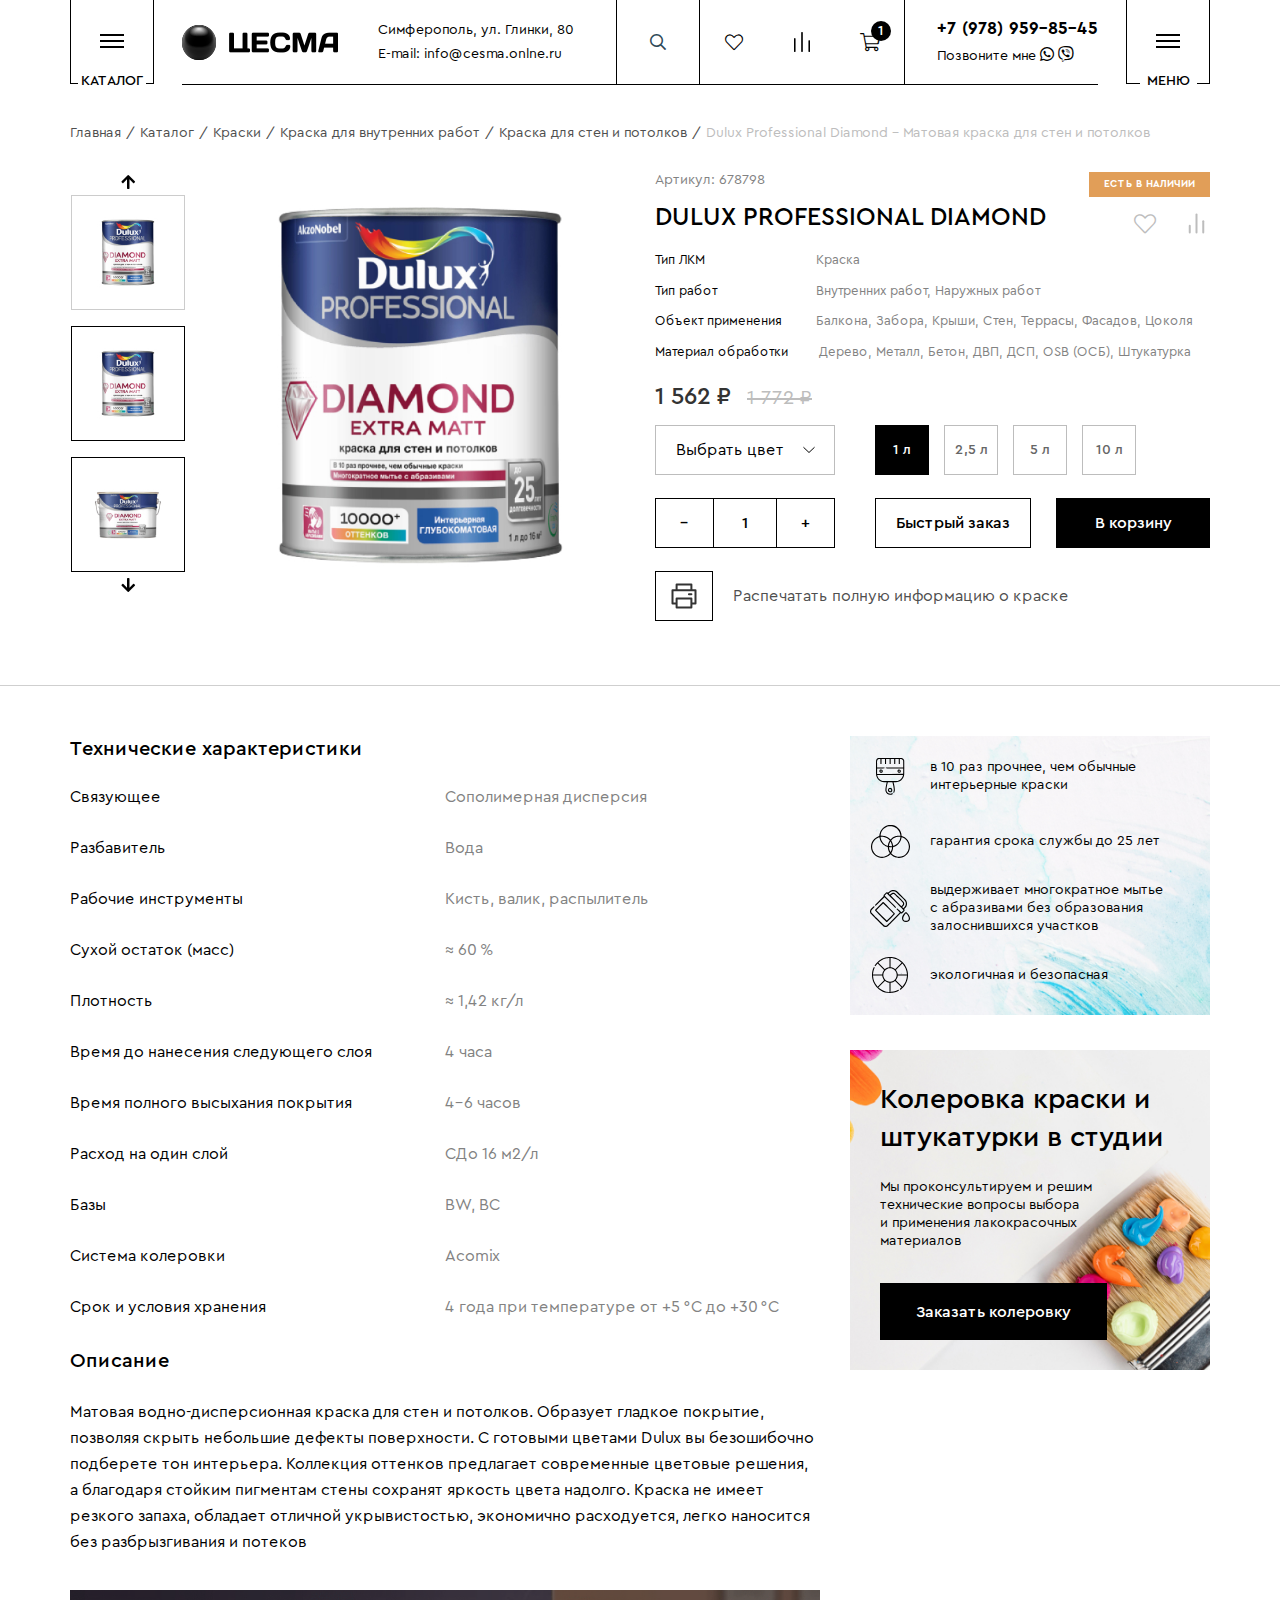
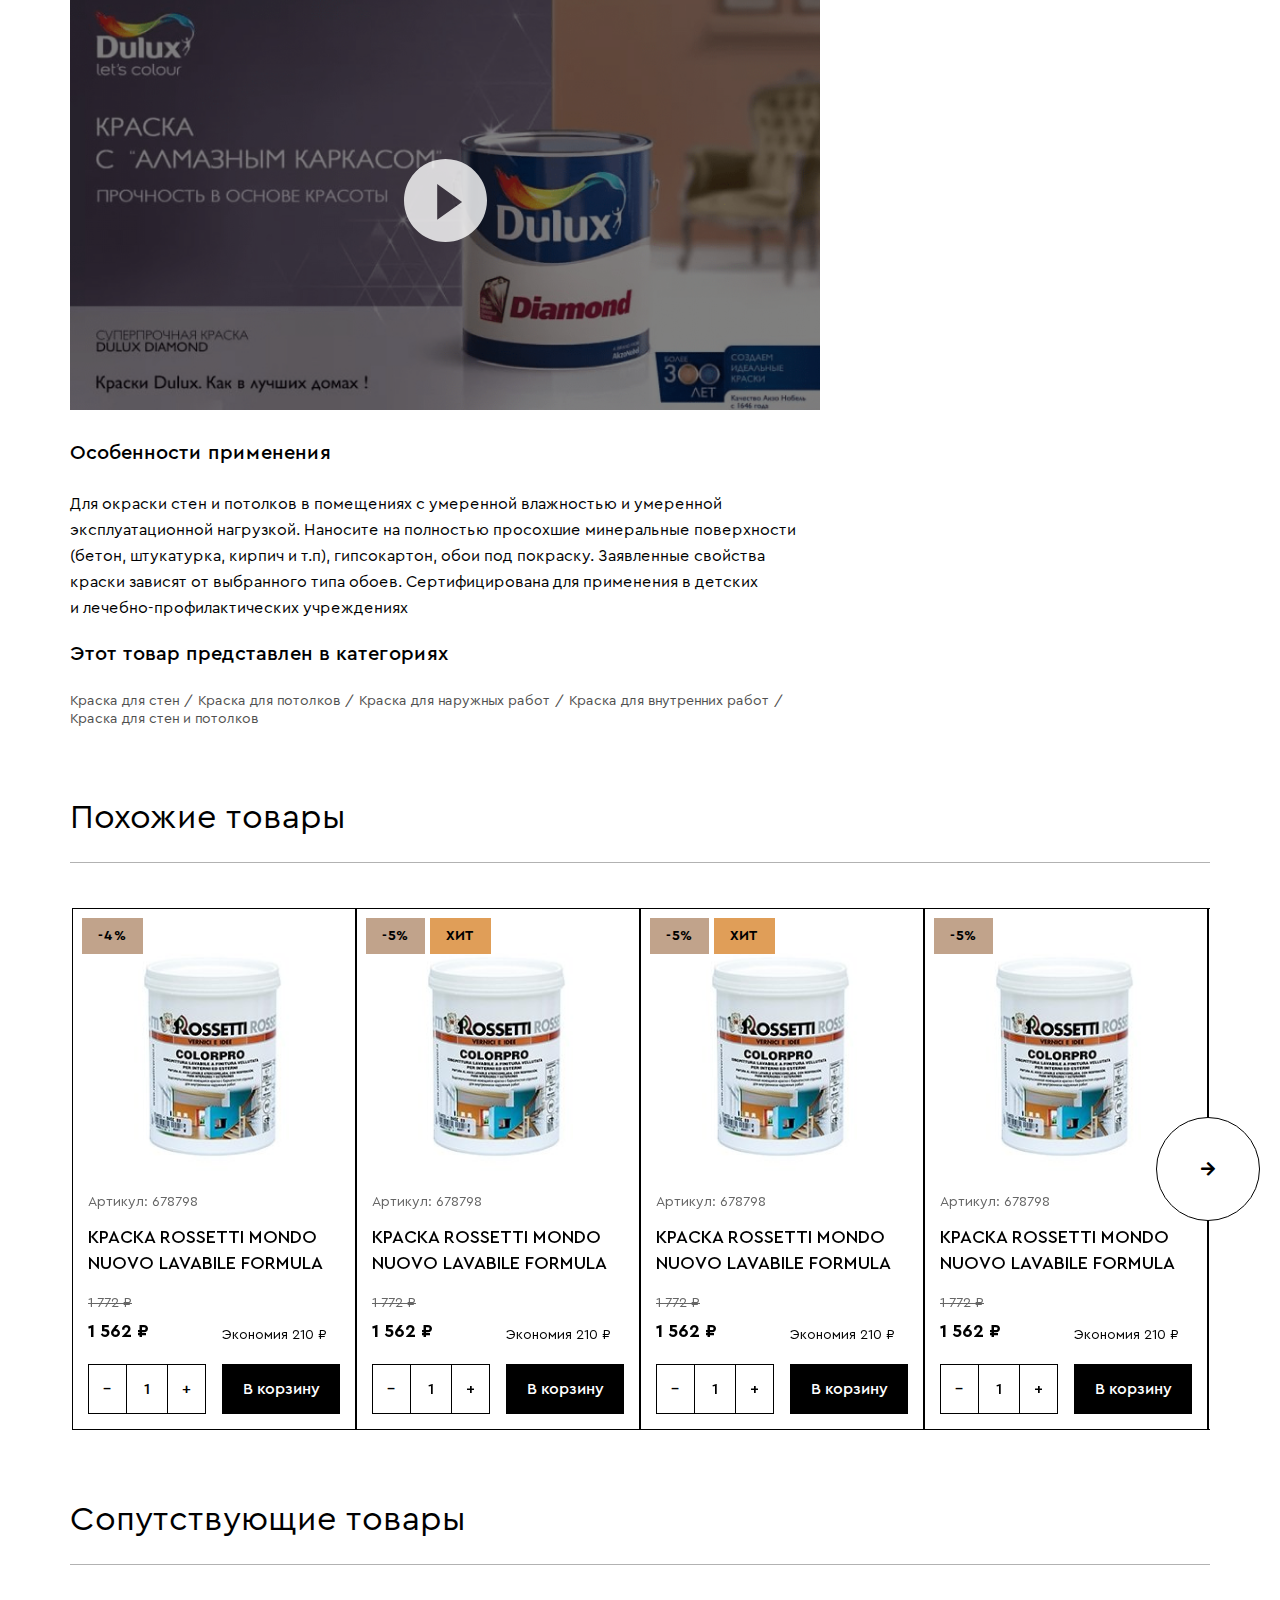
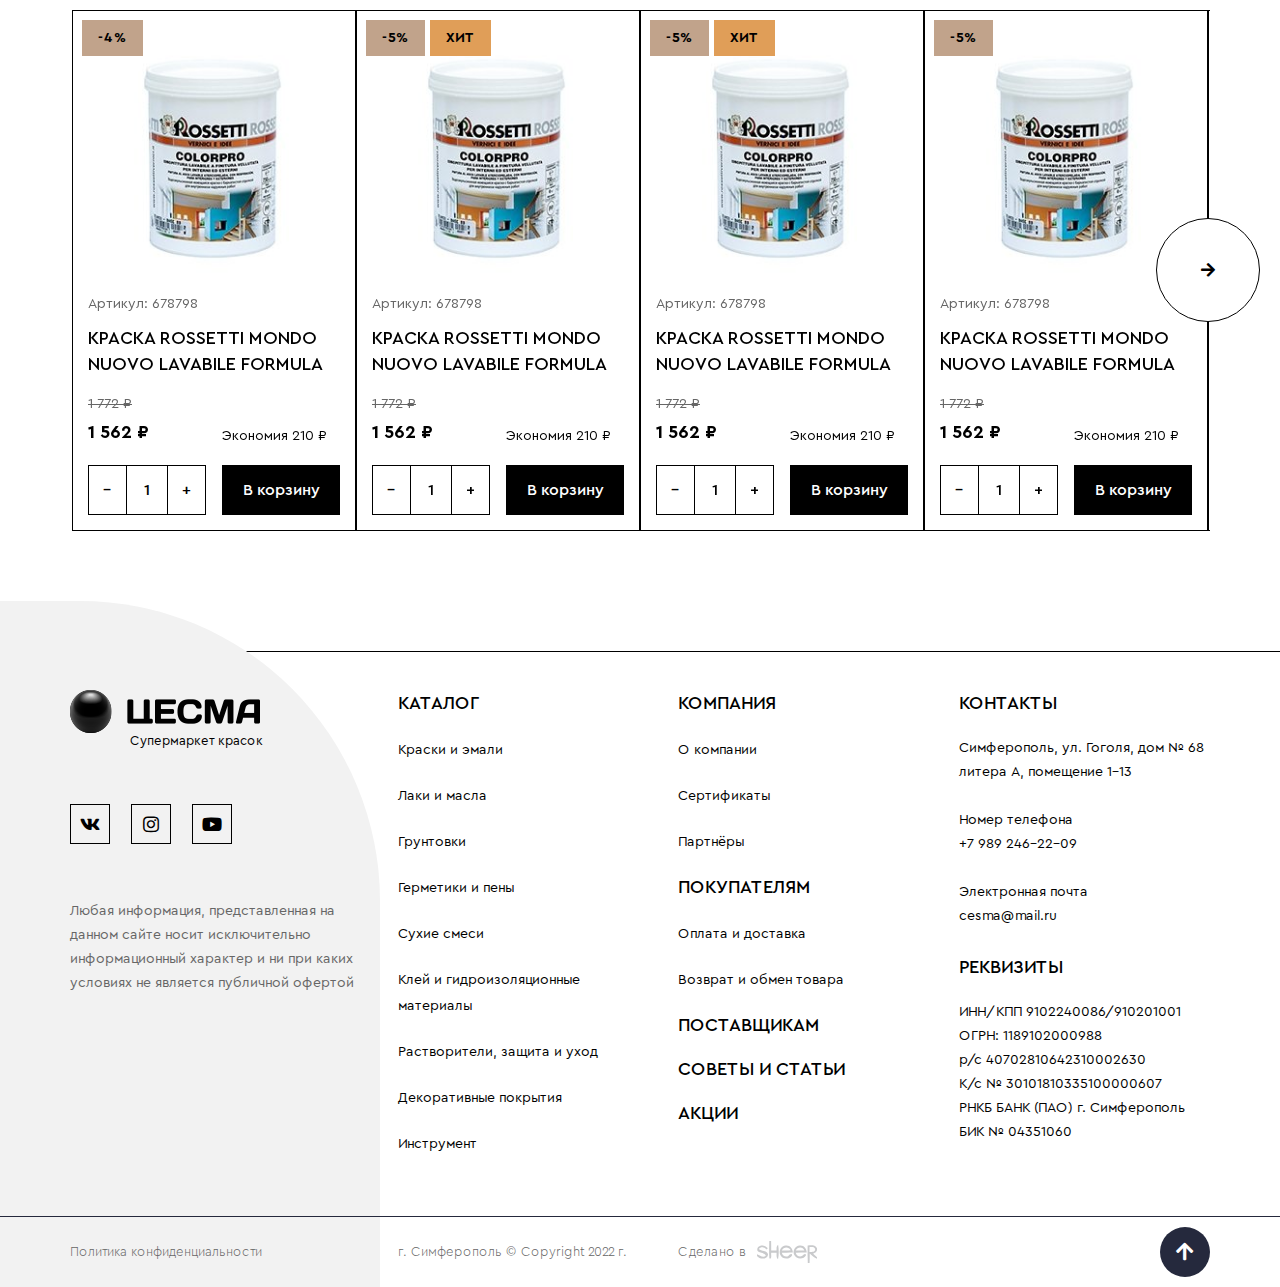
<file: card.html>
<!DOCTYPE html>
<!--[if lt IE 7]><html lang="ru" class="lt-ie9 lt-ie8 lt-ie7"><![endif]-->
<!--[if IE 7]><html lang="ru" class="lt-ie9 lt-ie8"><![endif]-->
<!--[if IE 8]><html lang="ru" class="lt-ie9"><![endif]-->
<!--[if gt IE 8]><!-->
<html lang="ru">
<!--<![endif]-->
<head>
	<meta charset="utf-8" />
	<title>Заголовок</title>
	<meta name="description" content="" />
	<meta http-equiv="X-UA-Compatible" content="IE=edge" />
	<meta name="viewport" content="width=device-width, initial-scale=1.0" />
	<meta name="format-detection" content="telephone=no" />
	<link rel="shortcut icon" href="favicon.png" />
	<link rel="stylesheet" href="libs/bootstrap/bootstrap-grid.css" />
	<link rel="stylesheet" href="libs/fontawesome-free-5.12.0-web/css/all.min.css" />
	<link rel="stylesheet" href="libs/fancybox/jquery.fancybox.css" />
	<link rel="stylesheet" href="libs/slick-1.5.9/slick/slick.css" />
	<link rel="stylesheet" href="libs/slick-1.5.9/slick/slick-theme.css" />
	<link rel="stylesheet" href="libs/ion.rangeSlider-master/css/ion.rangeSlider.min.css" />
	<link rel="stylesheet" href="css/fonts.css" />
	<link rel="stylesheet" href="css/main.css?ver=1.5" />
	<link rel="stylesheet" href="css/media.css?ver=1.5" />
</head>
<body>

	<div class="wrapper">

		<a href="#modal-help" class="help-fixed default fancybox">
			<img src="img/help1.png" alt="alt">
			<span class="help-fixed__title">НЕ НАШЛИ НУЖНЫЙ ТОВАР?</span>
			<span>Спросите <br>у малыша Йоды либо оставьте заявку на доставку</span>
		</a>

		<header class="header">
			<div class="container">
				<div class="header__wrap">
					<div class="btn-sandwich btn-sandwich_catalog">
						<span class="sandwich">
							<span class="sw-topper"></span>
							<span class="sw-bottom"></span>
							<span class="sw-footer"></span>
						</span>
						<div class="btn-sandwich__text">каталог</div>
					</div>
					<div class="header-content">
						<div class="header__main">
							<a href="#" class="logo">
								<img src="img/logo.png" alt="alt">
							</a>
							<div class="header__contacts">
								<p>Симферополь, ул. Глинки, 80</p>
								<p>E-mail: info@cesma.onlne.ru</p>
							</div>
						</div>
						<div class="form-search">
							<form>
								<input type="text" placeholder="Поиск">
								<div class="search-btn"><i class="far fa-search"></i></div>
							</form>
						</div>
						<div class="buttons-header">
							<a href="#" class="btn-header"><i class="fal fa-heart"></i></a>
							<a href="#" class="btn-header"><img src="img/bars.png" alt="alt"></a>
							<a href="#" class="btn-header"><i class="fal fa-shopping-cart"></i><span>1</span></a>
						</div>
						<div class="callback-contacts">
							<a href="tel:+79789598545" class="phone-main">+7 (978) 959-85-45</a>
							<div>
								<a href="#callback" class="link-simple">Позвоните мне</a>
								<a href="#"><i class="fab fa-whatsapp"></i></a>
								<a href="#"><i class="fab fa-viber"></i></a>
							</div>
						</div>
					</div>
					<div class="btn-sandwich btn-sandwich_menu">
						<span class="sandwich">
							<span class="sw-topper"></span>
							<span class="sw-bottom"></span>
							<span class="sw-footer"></span>
						</span>
						<div class="btn-sandwich__text">меню</div>
					</div>
					<div class="catalog-dropdown">
						<div class="row">
							<div class="col-lg-3">
								<ul class="menu-catalog">
									<li class="active">
										<a href="#">Краски</a>
										<div class="content-dropdown" style="display: block;">
											<div class="row">
												<div class="col-lg">
													<ul class="submenu-dropdown">
														<li>
															<a href="#">Краска для внутренних работ</a>
															<ul>
																<li><a href="#">Краска для потолка</a></li>
																<li><a href="#">Краска для радиаторов</a></li>
																<li><a href="#">Краска для стен и потолков</a></li>
															</ul>
														</li>
													</ul>
													<ul class="submenu-dropdown">
														<li><a href="#">Аэрозольные краски в баллончиках</a></li>
														<li><a href="#">Красители для ручного колерования</a></li>
														<li><a href="#">Краска для дерева</a></li>
														<li><a href="#">Краска для окон и дверей</a></li>
														<li><a href="#">Краска для пола</a></li>
														<li><a href="#">Фасадная краска</a></li>
													</ul>
												</div>
												<div class="col-lg">
													<ul class="submenu-dropdown">
														<li>
															<a href="#">Специальные покрытия</a>
															<ul>
																<li><a href="#">Краска для ванны</a></li>
																<li><a href="#">Краска для яхт и лодок</a></li>
																<li><a href="#">Термостойкая краска</a></li>
																<li><a href="#">Флуоресцентная краска</a></li>
																<li><a href="#">Краска для бассейна</a></li>
																<li><a href="#">Грифельная краска</a></li>
																<li><a href="#">Магнитная краска</a></li>
																<li><a href="#">Маркерная краска</a></li>
															</ul>
														</li>
													</ul>
												</div>
												<div class="col__image-dropdown">
													<div class="content-dropdown__image">
														<img src="img/menu1.jpg" alt="alt">
													</div>
												</div>
											</div>
										</div>
									</li>
									<li>
										<a href="#">Эмали</a>
										<div class="content-dropdown">
											<div class="row">
												<div class="col-lg">
													<ul class="submenu-dropdown">
														<li>
															<a href="#">Краска для внутренних работ</a>
															<ul>
																<li><a href="#">Краска для потолка</a></li>
																<li><a href="#">Краска для стен и потолков</a></li>
															</ul>
														</li>
													</ul>
													<ul class="submenu-dropdown">
														<li><a href="#">Аэрозольные краски в баллончиках</a></li>
														<li><a href="#">Красители для ручного колерования</a></li>
														<li><a href="#">Краска для дерева</a></li>
													</ul>
												</div>
												<div class="col-lg">
													<ul class="submenu-dropdown">
														<li>
															<a href="#">Специальные покрытия</a>
															<ul>
																<li><a href="#">Краска для ванны</a></li>
																<li><a href="#">Краска для яхт и лодок</a></li>
																<li><a href="#">Термостойкая краска</a></li>
																<li><a href="#">Грифельная краска</a></li>
																<li><a href="#">Магнитная краска</a></li>
																<li><a href="#">Маркерная краска</a></li>
															</ul>
														</li>
													</ul>
												</div>
												<div class="col__image-dropdown">
													<div class="content-dropdown__image">
														<img src="img/menu1.jpg" alt="alt">
													</div>
												</div>
											</div>
										</div>
									</li>
									<li>
										<a href="#">Лаки и масла</a>
										<div class="content-dropdown">
											<div class="row">
												<div class="col-lg">
													<ul class="submenu-dropdown">
														<li>
															<a href="#">Краска для внутренних работ</a>
															<ul>
																<li><a href="#">Краска для радиаторов</a></li>
																<li><a href="#">Краска для стен и потолков</a></li>
															</ul>
														</li>
													</ul>
													<ul class="submenu-dropdown">
														<li><a href="#">Фасадная краска</a></li>
													</ul>
												</div>
												<div class="col-lg">
													<ul class="submenu-dropdown">
														<li>
															<a href="#">Специальные покрытия</a>
															<ul>
																<li><a href="#">Грифельная краска</a></li>
																<li><a href="#">Магнитная краска</a></li>
																<li><a href="#">Маркерная краска</a></li>
															</ul>
														</li>
													</ul>
												</div>
												<div class="col__image-dropdown">
													<div class="content-dropdown__image">
														<img src="img/menu1.jpg" alt="alt">
													</div>
												</div>
											</div>
										</div>
									</li>
									<li>
										<a href="#">Грунтовки</a>
										<div class="content-dropdown">
											<div class="row">
												<div class="col-lg">
													<ul class="submenu-dropdown">
														<li>
															<a href="#">Краска для внутренних работ</a>
															<ul>
																<li><a href="#">Краска для потолка</a></li>
																<li><a href="#">Краска для стен и потолков</a></li>
															</ul>
														</li>
													</ul>
													<ul class="submenu-dropdown">
														<li><a href="#">Красители для ручного колерования</a></li>
														<li><a href="#">Краска для дерева</a></li>
														<li><a href="#">Краска для окон и дверей</a></li>
														<li><a href="#">Краска для пола</a></li>
														<li><a href="#">Фасадная краска</a></li>
													</ul>
												</div>
												<div class="col-lg">
													<ul class="submenu-dropdown">
														<li>
															<a href="#">Специальные покрытия</a>
															<ul>
																<li><a href="#">Краска для яхт и лодок</a></li>
																<li><a href="#">Термостойкая краска</a></li>
																<li><a href="#">Флуоресцентная краска</a></li>
																<li><a href="#">Краска для бассейна</a></li>
																<li><a href="#">Грифельная краска</a></li>
																<li><a href="#">Магнитная краска</a></li>
																<li><a href="#">Маркерная краска</a></li>
															</ul>
														</li>
													</ul>
												</div>
												<div class="col__image-dropdown">
													<div class="content-dropdown__image">
														<img src="img/menu1.jpg" alt="alt">
													</div>
												</div>
											</div>
										</div>
									</li>
									<li>
										<a href="#">Герметики и пены</a>
										<div class="content-dropdown">
											<div class="row">
												<div class="col-lg">
													<ul class="submenu-dropdown">
														<li>
															<a href="#">Краска для внутренних работ</a>
															<ul>
																<li><a href="#">Краска для стен и потолков</a></li>
															</ul>
														</li>
													</ul>
													<ul class="submenu-dropdown">
														<li><a href="#">Аэрозольные краски в баллончиках</a></li>
														<li><a href="#">Красители для ручного колерования</a></li>
														<li><a href="#">Краска для дерева</a></li>
														<li><a href="#">Краска для окон и дверей</a></li>
														<li><a href="#">Краска для пола</a></li>
														<li><a href="#">Фасадная краска</a></li>
													</ul>
												</div>
												<div class="col-lg">
													<ul class="submenu-dropdown">
														<li>
															<a href="#">Специальные покрытия</a>
															<ul>
																<li><a href="#">Краска для ванны</a></li>
																<li><a href="#">Краска для яхт и лодок</a></li>
																<li><a href="#">Термостойкая краска</a></li>
																<li><a href="#">Маркерная краска</a></li>
															</ul>
														</li>
													</ul>
												</div>
												<div class="col__image-dropdown">
													<div class="content-dropdown__image">
														<img src="img/menu1.jpg" alt="alt">
													</div>
												</div>
											</div>
										</div>
									</li>
									<li>
										<a href="#">Клей и гидроизоляционные материалы</a>
										<div class="content-dropdown">
											<div class="row">
												<div class="col-lg">
													<ul class="submenu-dropdown">
														<li>
															<a href="#">Краска для внутренних работ</a>
															<ul>
																<li><a href="#">Краска для потолка</a></li>
																<li><a href="#">Краска для радиаторов</a></li>
																<li><a href="#">Краска для стен и потолков</a></li>
															</ul>
														</li>
													</ul>
													<ul class="submenu-dropdown">
														<li><a href="#">Краска для дерева</a></li>
														<li><a href="#">Краска для окон и дверей</a></li>
														<li><a href="#">Краска для пола</a></li>
														<li><a href="#">Фасадная краска</a></li>
													</ul>
												</div>
												<div class="col-lg">
													<ul class="submenu-dropdown">
														<li>
															<a href="#">Специальные покрытия</a>
															<ul>
																<li><a href="#">Краска для ванны</a></li>
																<li><a href="#">Краска для яхт и лодок</a></li>
																<li><a href="#">Термостойкая краска</a></li>
																<li><a href="#">Грифельная краска</a></li>
																<li><a href="#">Магнитная краска</a></li>
																<li><a href="#">Маркерная краска</a></li>
															</ul>
														</li>
													</ul>
												</div>
												<div class="col__image-dropdown">
													<div class="content-dropdown__image">
														<img src="img/menu1.jpg" alt="alt">
													</div>
												</div>
											</div>
										</div>
									</li>
									<li>
										<a href="#">Сухие смеси</a>
										<div class="content-dropdown">
											<div class="row">
												<div class="col-lg">
													<ul class="submenu-dropdown">
														<li>
															<a href="#">Краска для внутренних работ</a>
															<ul>
																<li><a href="#">Краска для потолка</a></li>
																<li><a href="#">Краска для радиаторов</a></li>
																<li><a href="#">Краска для стен и потолков</a></li>
															</ul>
														</li>
													</ul>
													<ul class="submenu-dropdown">
														<li><a href="#">Аэрозольные краски в баллончиках</a></li>
														<li><a href="#">Краска для дерева</a></li>
														<li><a href="#">Краска для пола</a></li>
														<li><a href="#">Фасадная краска</a></li>
													</ul>
												</div>
												<div class="col-lg">
													<ul class="submenu-dropdown">
														<li>
															<a href="#">Специальные покрытия</a>
															<ul>
																<li><a href="#">Краска для ванны</a></li>
																<li><a href="#">Краска для яхт и лодок</a></li>
																<li><a href="#">Термостойкая краска</a></li>
																<li><a href="#">Флуоресцентная краска</a></li>
																<li><a href="#">Краска для бассейна</a></li>
																<li><a href="#">Грифельная краска</a></li>
																<li><a href="#">Магнитная краска</a></li>
																<li><a href="#">Маркерная краска</a></li>
															</ul>
														</li>
													</ul>
												</div>
												<div class="col__image-dropdown">
													<div class="content-dropdown__image">
														<img src="img/menu1.jpg" alt="alt">
													</div>
												</div>
											</div>
										</div>
									</li>
									<li>
										<a href="#">Растворители, защита и уход</a>
										<div class="content-dropdown">
											<div class="row">
												<div class="col-lg">
													<ul class="submenu-dropdown">
														<li>
															<a href="#">Краска для внутренних работ</a>
															<ul>
																<li><a href="#">Краска для потолка</a></li>
																<li><a href="#">Краска для радиаторов</a></li>
																<li><a href="#">Краска для стен и потолков</a></li>
															</ul>
														</li>
													</ul>
													<ul class="submenu-dropdown">
														<li><a href="#">Краска для окон и дверей</a></li>
														<li><a href="#">Краска для пола</a></li>
														<li><a href="#">Фасадная краска</a></li>
													</ul>
												</div>
												<div class="col-lg">
													<ul class="submenu-dropdown">
														<li>
															<a href="#">Специальные покрытия</a>
															<ul>
																<li><a href="#">Краска для ванны</a></li>
																<li><a href="#">Краска для яхт и лодок</a></li>
																<li><a href="#">Термостойкая краска</a></li>
																<li><a href="#">Флуоресцентная краска</a></li>
																<li><a href="#">Краска для бассейна</a></li>
																<li><a href="#">Грифельная краска</a></li>
																<li><a href="#">Магнитная краска</a></li>
																<li><a href="#">Маркерная краска</a></li>
															</ul>
														</li>
													</ul>
												</div>
												<div class="col__image-dropdown">
													<div class="content-dropdown__image">
														<img src="img/menu1.jpg" alt="alt">
													</div>
												</div>
											</div>
										</div>
									</li>
									<li>
										<a href="#">Декоративные покрытия</a>
										<div class="content-dropdown">
											<div class="row">
												<div class="col-lg">
													<ul class="submenu-dropdown">
														<li>
															<a href="#">Краска для внутренних работ</a>
															<ul>
																<li><a href="#">Краска для потолка</a></li>
																<li><a href="#">Краска для радиаторов</a></li>
																<li><a href="#">Краска для стен и потолков</a></li>
															</ul>
														</li>
													</ul>
													<ul class="submenu-dropdown">
														<li><a href="#">Аэрозольные краски в баллончиках</a></li>
														<li><a href="#">Краска для пола</a></li>
														<li><a href="#">Фасадная краска</a></li>
													</ul>
												</div>
												<div class="col-lg">
													<ul class="submenu-dropdown">
														<li>
															<a href="#">Специальные покрытия</a>
															<ul>
																<li><a href="#">Краска для ванны</a></li>
																<li><a href="#">Краска для яхт и лодок</a></li>
																<li><a href="#">Термостойкая краска</a></li>
																<li><a href="#">Флуоресцентная краска</a></li>
																<li><a href="#">Краска для бассейна</a></li>
																<li><a href="#">Грифельная краска</a></li>
																<li><a href="#">Маркерная краска</a></li>
															</ul>
														</li>
													</ul>
												</div>
												<div class="col__image-dropdown">
													<div class="content-dropdown__image">
														<img src="img/menu1.jpg" alt="alt">
													</div>
												</div>
											</div>
										</div>
									</li>
									<li>
										<a href="#">Инструмент</a>
										<div class="content-dropdown">
											<div class="row">
												<div class="col-lg">
													<ul class="submenu-dropdown">
														<li>
															<a href="#">Краска для внутренних работ</a>
															<ul>
																<li><a href="#">Краска для потолка</a></li>
																<li><a href="#">Краска для радиаторов</a></li>
																<li><a href="#">Краска для стен и потолков</a></li>
															</ul>
														</li>
													</ul>
													<ul class="submenu-dropdown">
														<li><a href="#">Аэрозольные краски в баллончиках</a></li>
														<li><a href="#">Красители для ручного колерования</a></li>
														<li><a href="#">Краска для дерева</a></li>
														<li><a href="#">Краска для окон и дверей</a></li>
														<li><a href="#">Фасадная краска</a></li>
													</ul>
												</div>
												<div class="col-lg">
													<ul class="submenu-dropdown">
														<li>
															<a href="#">Специальные покрытия</a>
															<ul>
																<li><a href="#">Краска для ванны</a></li>
																<li><a href="#">Флуоресцентная краска</a></li>
																<li><a href="#">Краска для бассейна</a></li>
																<li><a href="#">Грифельная краска</a></li>
																<li><a href="#">Магнитная краска</a></li>
																<li><a href="#">Маркерная краска</a></li>
															</ul>
														</li>
													</ul>
												</div>
												<div class="col__image-dropdown">
													<div class="content-dropdown__image">
														<img src="img/menu1.jpg" alt="alt">
													</div>
												</div>
											</div>
										</div>
									</li>
								</ul>
							</div>
						</div>
					</div>
				</div>
			</div>
		</header>

		<section class="card">
			<div class="container">
				<ul class="breadcrumbs">
					<li><a href="#">Главная</a></li>
					<li><a href="#">Каталог</a></li>
					<li><a href="#">Краски</a></li>
					<li><a href="#">Краска для внутренних работ</a></li>
					<li><a href="#">Краска для стен и потолков</a></li>
					<li>Dulux Professional Diamond - Матовая краска для стен и потолков</li>
				</ul>
				<div class="row">
					<div class="col-lg-6">
						<div class="row">
							<div class="col-lg-3">
								<ul class="slider-nav">
									<li>
										<div class="slider-nav__item">
											<img src="img/nav1.jpg" alt="alt">
										</div>
									</li>
									<li>
										<div class="slider-nav__item">
											<img src="img/nav1.jpg" alt="alt">
										</div>
									</li>
									<li>
										<div class="slider-nav__item">
											<img src="img/nav2.jpg" alt="alt">
										</div>
									</li>
									<li>
										<div class="slider-nav__item">
											<img src="img/nav1.jpg" alt="alt">
										</div>
									</li>
								</ul>
							</div>
							<div class="col-lg-9 col_for">
								<ul class="slider-for">
									<li>
										<div class="slider-for__item">
											<img src="img/for1.jpg" alt="alt">
										</div>
									</li>
									<li>
										<div class="slider-for__item">
											<img src="img/for1.jpg" alt="alt">
										</div>
									</li>
									<li>
										<div class="slider-for__item">
											<img src="img/for1.jpg" alt="alt">
										</div>
									</li>
									<li>
										<div class="slider-for__item">
											<img src="img/for1.jpg" alt="alt">
										</div>
									</li>
								</ul>
							</div>
						</div>
					</div>
					<div class="col-lg-6">
						<div class="head-card">
							<div class="header-card__left">
								<div class="articul">Артикул: 678798</div>
								<h1 class="title-card">Dulux Professional Diamond </h1>
							</div>
							<div class="header-card__right">
								<div class="availability">есть в наличии</div>
								<div class="product-buttons">
									<a href="#" class="like-btn">
										<i class="fal fa-heart"></i>
									</a>
									<a href="#" class="compare-btn">
										<img src="img/bars.svg" alt="alt">
									</a>
								</div>
							</div>
						</div>
						<div class="feature-item"><strong>Тип ЛКМ</strong> <span>Краска</span></div>
						<div class="feature-item"><strong>Тип работ</strong> <span>Внутренних работ, Наружных работ</span></div>
						<div class="feature-item"><strong>Объект применения</strong> <span>Балкона, Забора, Крыши, Стен, Террасы, Фасадов, Цоколя</span></div>
						<div class="feature-item"><strong>Материал обработки</strong> <span>Дерево, Металл, Бетон, ДВП, ДСП, OSB (ОСБ), Штукатурка</span></div>
						<div class="prices-card">
							<div class="price-main">1 562 ₽</div>
							<div class="old-price">1 772 ₽</div>
						</div>
						<div class="card-select">
							<div class="item-form">
								<select>
									<option value="1">Выбрать цвет</option>
									<option value="1">Красный</option>
									<option value="1">Фиолетовый</option>
									<option value="1">Синий</option>
								</select>
							</div>
							<div class="types-wrap">
								<div class="item-type">
									<label>
										<input type="radio" checked="checked" name="type1" />
										<span>1 л</span>
									</label>
								</div>
								<div class="item-type">
									<label>
										<input type="radio" name="type1" />
										<span>2,5 л</span>
									</label>
								</div>
								<div class="item-type">
									<label>
										<input type="radio" name="type1" />
										<span>5 л</span>
									</label>
								</div>
								<div class="item-type">
									<label>
										<input type="radio" name="type1" />
										<span>10 л</span>
									</label>
								</div>
							</div>
						</div>
						<div class="controls-card">
							<div class="quantity">
								<div class="quantity-button quantity-down">–</div>
								<input type="number" min="1" step="1" value="1">
								<div class="quantity-button quantity-up">+</div>
							</div>
							<a href="#" class="btn-main btn-main_page">Быстрый заказ</a>
							<a href="#" class="btn-main">В корзину</a>
						</div>
						<a href="#" class="btn-with-icon">
							<span class="icon-main">
								<img src="img/print.svg" alt="alt">
							</span>
							<span>Распечатать полную информацию о краске</span>
						</a>
					</div>
				</div>
			</div>
			<div class="card__info">
				<div class="container">
					<div class="row">
						<div class="col-lg-8">
							<div class="card__content">
								<div class="title-min">Технические характеристики</div>
								<div class="feature-main">
									<strong>Связующее</strong>
									<span>Сополимерная дисперсия</span>
								</div>
								<div class="feature-main">
									<strong>Разбавитель</strong>
									<span>Вода</span>
								</div>
								<div class="feature-main">
									<strong>Рабочие инструменты</strong>
									<span>Кисть, валик, распылитель</span>
								</div>
								<div class="feature-main">
									<strong>Сухой остаток (масс)</strong>
									<span>≈ 60 % </span>
								</div>
								<div class="feature-main">
									<strong>Плотность</strong>
									<span>≈ 1,42 кг/л</span>
								</div>
								<div class="feature-main">
									<strong>Время до нанесения следующего слоя</strong>
									<span>4 часа</span>
								</div>
								<div class="feature-main">
									<strong>Время полного высыхания покрытия</strong>
									<span>4-6 часов</span>
								</div>
								<div class="feature-main">
									<strong>Расход на один слой</strong>
									<span>СДо 16 м2/л</span>
								</div>
								<div class="feature-main">
									<strong>Базы</strong>
									<span>BW, BC</span>
								</div>
								<div class="feature-main">
									<strong>Система колеровки</strong>
									<span>Acomix</span>
								</div>
								<div class="feature-main">
									<strong>Срок и условия хранения</strong>
									<span>4 года при температуре от +5 °С до +30 °С</span>
								</div>
								<div class="title-min">Описание</div>
								<p>Матовая водно-дисперсионная краска для стен и потолков. Образует гладкое покрытие, позволяя скрыть небольшие дефекты поверхности. С готовыми цветами Dulux вы безошибочно подберете тон интерьера. Коллекция оттенков предлагает современные цветовые решения, а благодаря стойким пигментам стены сохранят яркость цвета надолго. Краска не имеет резкого запаха, обладает отличной укрывистостью, экономично расходуется, легко наносится без разбрызгивания и потеков</p>
								<a href="https://www.youtube.com/embed/E8d_JvMpoY4" class="video-main fancybox fancybox.iframe">
									<img src="img/video2.jpg" alt="alt">
								</a>
								<div class="title-min">Особенности применения</div>
								<p>Для окраски стен и потолков в помещениях с умеренной влажностью и умеренной эксплуатационной нагрузкой. Наносите на полностью просохшие минеральные поверхности (бетон, штукатурка, кирпич и т.п), гипсокартон, обои под покраску. Заявленные свойства краски зависят от выбранного типа обоев. Сертифицирована для применения в детских и лечебно-профилактических учреждениях</p>
								<div class="title-min">Этот товар представлен в категориях</div>
							</div>
							<ul class="breadcrumbs">
								<li><a href="#">Краска для стен</a></li>
								<li><a href="#">Краска для потолков</a></li>
								<li><a href="#">Краска для наружных работ</a></li>
								<li><a href="#">Краска для внутренних работ</a></li>
								<li><a href="#">Краска для стен и потолков</a></li>
							</ul>
						</div>
						<div class="col-lg-4">
							<div class="card-advantages">
								<div class="card-advantages__item">
									<div class="card-advantages__icon"><img src="img/card_avd1.svg" alt="alt"></div>
									<span>в 10 раз прочнее, чем обычные интерьерные краски</span>
								</div>
								<div class="card-advantages__item">
									<div class="card-advantages__icon"><img src="img/card_avd2.svg" alt="alt"></div>
									<span>гарантия срока службы до 25 лет</span>
								</div>
								<div class="card-advantages__item">
									<div class="card-advantages__icon"><img src="img/card_avd3.svg" alt="alt"></div>
									<span>выдерживает многократное мытье с абразивами без образования залоснившихся участков</span>
								</div>
								<div class="card-advantages__item">
									<div class="card-advantages__icon"><img src="img/card_avd4.svg" alt="alt"></div>
									<span>экологичная и безопасная</span>
								</div>
							</div>
							<div class="banner-card">
								<div class="banner-card__title">Колеровка краски и штукатурки в студии</div>
								<p>Мы проконсультируем и решим технические вопросы выбора и применения лакокрасочных материалов</p>
								<a href="#" class="btn-main">Заказать колеровку</a>
							</div>
						</div>
					</div>
				</div>
			</div>
		</section>

		<section class="recomendation">
			<div class="container">
				<h2 class="title-section">Похожие товары</h2>
				<ul class="slider-products">
					<li>
						<div class="item-catalog">
							<a href="#card-modal" class="btn-main btn-main_card fancybox">Быстрый просмотр</a>
							<ul class="status-list">
								<li>-4%</li>
							</ul>
							<a href="#" class="item-catalog__image">
								<img src="img/catalog1.jpg" alt="alt">
							</a>
							<div class="articul">Артикул: 678798</div>
							<a href="#" class="item-catalog__title">Краска Rossetti Mondo Nuovo Lavabile Formula</a>
							<div class="row align-items-end">
								<div class="col-6">
									<div class="old-price">1 772 ₽</div>
									<div class="price-main">1 562 ₽</div>
								</div>
								<div class="col-6">
									<div class="price-descr">Экономия 210 ₽</div>
								</div>
							</div>
							<div class="row">
								<div class="col-6">
									<div class="quantity">
										<div class="quantity-button quantity-down">–</div>
										<input type="number" min="1" step="1" value="1">
										<div class="quantity-button quantity-up">+</div>
									</div>
								</div>
								<div class="col-6">
									<a href="#" class="btn-main">В корзину</a>
								</div>
							</div>
						</div>
					</li>
					<li>
						<div class="item-catalog">
							<a href="#card-modal" class="btn-main btn-main_card fancybox">Быстрый просмотр</a>
							<ul class="status-list">
								<li>-5%</li>
								<li class="hit">ХИТ</li>
							</ul>
							<a href="#" class="item-catalog__image">
								<img src="img/catalog1.jpg" alt="alt">
							</a>
							<div class="articul">Артикул: 678798</div>
							<a href="#" class="item-catalog__title">Краска Rossetti Mondo Nuovo Lavabile Formula</a>
							<div class="row align-items-end">
								<div class="col-6">
									<div class="old-price">1 772 ₽</div>
									<div class="price-main">1 562 ₽</div>
								</div>
								<div class="col-6">
									<div class="price-descr">Экономия 210 ₽</div>
								</div>
							</div>
							<div class="row">
								<div class="col-6">
									<div class="quantity">
										<div class="quantity-button quantity-down">–</div>
										<input type="number" min="1" step="1" value="1">
										<div class="quantity-button quantity-up">+</div>
									</div>
								</div>
								<div class="col-6">
									<a href="#" class="btn-main">В корзину</a>
								</div>
							</div>
						</div>
					</li>
					<li>
						<div class="item-catalog">
							<a href="#card-modal" class="btn-main btn-main_card fancybox">Быстрый просмотр</a>
							<ul class="status-list">
								<li>-5%</li>
								<li class="hit">ХИТ</li>
							</ul>
							<a href="#" class="item-catalog__image">
								<img src="img/catalog1.jpg" alt="alt">
							</a>
							<div class="articul">Артикул: 678798</div>
							<a href="#" class="item-catalog__title">Краска Rossetti Mondo Nuovo Lavabile Formula</a>
							<div class="row align-items-end">
								<div class="col-6">
									<div class="old-price">1 772 ₽</div>
									<div class="price-main">1 562 ₽</div>
								</div>
								<div class="col-6">
									<div class="price-descr">Экономия 210 ₽</div>
								</div>
							</div>
							<div class="row">
								<div class="col-6">
									<div class="quantity">
										<div class="quantity-button quantity-down">–</div>
										<input type="number" min="1" step="1" value="1">
										<div class="quantity-button quantity-up">+</div>
									</div>
								</div>
								<div class="col-6">
									<a href="#" class="btn-main">В корзину</a>
								</div>
							</div>
						</div>
					</li>
					<li>
						<div class="item-catalog">
							<a href="#card-modal" class="btn-main btn-main_card fancybox">Быстрый просмотр</a>
							<ul class="status-list">
								<li>-5%</li>
							</ul>
							<a href="#" class="item-catalog__image">
								<img src="img/catalog1.jpg" alt="alt">
							</a>
							<div class="articul">Артикул: 678798</div>
							<a href="#" class="item-catalog__title">Краска Rossetti Mondo Nuovo Lavabile Formula</a>
							<div class="row align-items-end">
								<div class="col-6">
									<div class="old-price">1 772 ₽</div>
									<div class="price-main">1 562 ₽</div>
								</div>
								<div class="col-6">
									<div class="price-descr">Экономия 210 ₽</div>
								</div>
							</div>
							<div class="row">
								<div class="col-6">
									<div class="quantity">
										<div class="quantity-button quantity-down">–</div>
										<input type="number" min="1" step="1" value="1">
										<div class="quantity-button quantity-up">+</div>
									</div>
								</div>
								<div class="col-6">
									<a href="#" class="btn-main">В корзину</a>
								</div>
							</div>
						</div>
					</li>
					<li>
						<div class="item-catalog">
							<a href="#card-modal" class="btn-main btn-main_card fancybox">Быстрый просмотр</a>
							<ul class="status-list">
								<li>-5%</li>
							</ul>
							<a href="#" class="item-catalog__image">
								<img src="img/catalog1.jpg" alt="alt">
							</a>
							<div class="articul">Артикул: 678798</div>
							<a href="#" class="item-catalog__title">Краска Rossetti Mondo Nuovo Lavabile Formula</a>
							<div class="row align-items-end">
								<div class="col-6">
									<div class="old-price">1 772 ₽</div>
									<div class="price-main">1 562 ₽</div>
								</div>
								<div class="col-6">
									<div class="price-descr">Экономия 210 ₽</div>
								</div>
							</div>
							<div class="row">
								<div class="col-6">
									<div class="quantity">
										<div class="quantity-button quantity-down">–</div>
										<input type="number" min="1" step="1" value="1">
										<div class="quantity-button quantity-up">+</div>
									</div>
								</div>
								<div class="col-6">
									<a href="#" class="btn-main">В корзину</a>
								</div>
							</div>
						</div>
					</li>
				</ul>
			</div>
		</section>

		<section class="recomendation">
			<div class="container">
				<h2 class="title-section">Сопутствующие товары</h2>
				<ul class="slider-products">
					<li>
						<div class="item-catalog">
							<a href="#card-modal" class="btn-main btn-main_card fancybox">Быстрый просмотр</a>
							<ul class="status-list">
								<li>-4%</li>
							</ul>
							<a href="#" class="item-catalog__image">
								<img src="img/catalog1.jpg" alt="alt">
							</a>
							<div class="articul">Артикул: 678798</div>
							<a href="#" class="item-catalog__title">Краска Rossetti Mondo Nuovo Lavabile Formula</a>
							<div class="row align-items-end">
								<div class="col-6">
									<div class="old-price">1 772 ₽</div>
									<div class="price-main">1 562 ₽</div>
								</div>
								<div class="col-6">
									<div class="price-descr">Экономия 210 ₽</div>
								</div>
							</div>
							<div class="row">
								<div class="col-6">
									<div class="quantity">
										<div class="quantity-button quantity-down">–</div>
										<input type="number" min="1" step="1" value="1">
										<div class="quantity-button quantity-up">+</div>
									</div>
								</div>
								<div class="col-6">
									<a href="#" class="btn-main">В корзину</a>
								</div>
							</div>
						</div>
					</li>
					<li>
						<div class="item-catalog">
							<a href="#card-modal" class="btn-main btn-main_card fancybox">Быстрый просмотр</a>
							<ul class="status-list">
								<li>-5%</li>
								<li class="hit">ХИТ</li>
							</ul>
							<a href="#" class="item-catalog__image">
								<img src="img/catalog1.jpg" alt="alt">
							</a>
							<div class="articul">Артикул: 678798</div>
							<a href="#" class="item-catalog__title">Краска Rossetti Mondo Nuovo Lavabile Formula</a>
							<div class="row align-items-end">
								<div class="col-6">
									<div class="old-price">1 772 ₽</div>
									<div class="price-main">1 562 ₽</div>
								</div>
								<div class="col-6">
									<div class="price-descr">Экономия 210 ₽</div>
								</div>
							</div>
							<div class="row">
								<div class="col-6">
									<div class="quantity">
										<div class="quantity-button quantity-down">–</div>
										<input type="number" min="1" step="1" value="1">
										<div class="quantity-button quantity-up">+</div>
									</div>
								</div>
								<div class="col-6">
									<a href="#" class="btn-main">В корзину</a>
								</div>
							</div>
						</div>
					</li>
					<li>
						<div class="item-catalog">
							<a href="#card-modal" class="btn-main btn-main_card fancybox">Быстрый просмотр</a>
							<ul class="status-list">
								<li>-5%</li>
								<li class="hit">ХИТ</li>
							</ul>
							<a href="#" class="item-catalog__image">
								<img src="img/catalog1.jpg" alt="alt">
							</a>
							<div class="articul">Артикул: 678798</div>
							<a href="#" class="item-catalog__title">Краска Rossetti Mondo Nuovo Lavabile Formula</a>
							<div class="row align-items-end">
								<div class="col-6">
									<div class="old-price">1 772 ₽</div>
									<div class="price-main">1 562 ₽</div>
								</div>
								<div class="col-6">
									<div class="price-descr">Экономия 210 ₽</div>
								</div>
							</div>
							<div class="row">
								<div class="col-6">
									<div class="quantity">
										<div class="quantity-button quantity-down">–</div>
										<input type="number" min="1" step="1" value="1">
										<div class="quantity-button quantity-up">+</div>
									</div>
								</div>
								<div class="col-6">
									<a href="#" class="btn-main">В корзину</a>
								</div>
							</div>
						</div>
					</li>
					<li>
						<div class="item-catalog">
							<a href="#card-modal" class="btn-main btn-main_card fancybox">Быстрый просмотр</a>
							<ul class="status-list">
								<li>-5%</li>
							</ul>
							<a href="#" class="item-catalog__image">
								<img src="img/catalog1.jpg" alt="alt">
							</a>
							<div class="articul">Артикул: 678798</div>
							<a href="#" class="item-catalog__title">Краска Rossetti Mondo Nuovo Lavabile Formula</a>
							<div class="row align-items-end">
								<div class="col-6">
									<div class="old-price">1 772 ₽</div>
									<div class="price-main">1 562 ₽</div>
								</div>
								<div class="col-6">
									<div class="price-descr">Экономия 210 ₽</div>
								</div>
							</div>
							<div class="row">
								<div class="col-6">
									<div class="quantity">
										<div class="quantity-button quantity-down">–</div>
										<input type="number" min="1" step="1" value="1">
										<div class="quantity-button quantity-up">+</div>
									</div>
								</div>
								<div class="col-6">
									<a href="#" class="btn-main">В корзину</a>
								</div>
							</div>
						</div>
					</li>
					<li>
						<div class="item-catalog">
							<a href="#card-modal" class="btn-main btn-main_card fancybox">Быстрый просмотр</a>
							<ul class="status-list">
								<li>-5%</li>
							</ul>
							<a href="#" class="item-catalog__image">
								<img src="img/catalog1.jpg" alt="alt">
							</a>
							<div class="articul">Артикул: 678798</div>
							<a href="#" class="item-catalog__title">Краска Rossetti Mondo Nuovo Lavabile Formula</a>
							<div class="row align-items-end">
								<div class="col-6">
									<div class="old-price">1 772 ₽</div>
									<div class="price-main">1 562 ₽</div>
								</div>
								<div class="col-6">
									<div class="price-descr">Экономия 210 ₽</div>
								</div>
							</div>
							<div class="row">
								<div class="col-6">
									<div class="quantity">
										<div class="quantity-button quantity-down">–</div>
										<input type="number" min="1" step="1" value="1">
										<div class="quantity-button quantity-up">+</div>
									</div>
								</div>
								<div class="col-6">
									<a href="#" class="btn-main">В корзину</a>
								</div>
							</div>
						</div>
					</li>
				</ul>
			</div>
		</section>

		<footer class="footer">
			<div class="container container__footer">
				<div class="row">
					<div class="col_footer">
						<a href="#" class="logo">
							<img src="img/logo2.png" alt="alt">
						</a>
						<div class="logo-descr">Супермаркет красок</div>
						<ul class="social-list">
							<li><a href="#"><i class="fab fa-vk"></i></a></li>
							<li><a href="#"><i class="fab fa-instagram"></i></a></li>
							<li><a href="#"><i class="fab fa-youtube"></i></a></li>
						</ul>
						<div class="text-footer">Любая информация, представленная на данном сайте носит исключительно информационный характер и ни при каких условиях не является публичной офертой</div>
					</div>
					<div class="col-lg">
						<div class="footer__title footer__title_mob">КАТАЛОГ <i class="fal fa-plus"></i></div>
						<div class="footer__content">
							<ul class="footer__nav">
								<li><a href="#">Краски и эмали</a></li>
								<li><a href="#">Лаки и масла</a></li>
								<li><a href="#">Грунтовки</a></li>
								<li><a href="#">Герметики и пены</a></li>
								<li><a href="#">Сухие смеси</a></li>
								<li><a href="#">Клей и гидроизоляционные материалы</a></li>
								<li><a href="#">Растворители, защита и уход</a></li>
								<li><a href="#">Декоративные покрытия</a></li>
								<li><a href="#">Инструмент</a></li>
							</ul>
						</div>
					</div>
					<div class="col-lg">
						<div class="footer__title footer__title_mob">КОМПАНИЯ <i class="fal fa-plus"></i></div>
						<div class="footer__content">
							<ul class="footer__nav">
								<li><a href="#">О компании</a></li>
								<li><a href="#">Сертификаты</a></li>
								<li><a href="#">Партнёры</a></li>
							</ul>
						</div>
						<div class="footer__title footer__title_mob">ПОКУПАТЕЛЯМ <i class="fal fa-plus"></i></div>
						<div class="footer__content">
							<ul class="footer__nav">
								<li><a href="#">Оплата и доставка</a></li>
								<li><a href="#">Возврат и обмен товара</a></li>
							</ul>
						</div>
						<ul>
							<li><a href="#" class="footer__title">ПОСТАВЩИКАМ</a></li>
							<li><a href="#" class="footer__title">советы и статьи</a></li>
							<li><a href="#" class="footer__title">акции</a></li>
						</ul>
					</div>
					<div class="col-lg">
						<div class="footer__title footer__title_mob">КОНТАКТЫ <i class="fal fa-plus"></i></div>
						<div class="footer__content">
							<div class="footer__contacts">
								<p>Симферополь, ул. Гоголя, дом № 68 <br>литера А, помещение 1-13</p>
								<br>
								<p>Номер телефона <br><a href="tel:+79892462209">+7 989 246-22-09</a></p>
								<br>
								<p>Электронная почта <br><a href="mailto:cesma@mail.ru">cesma@mail.ru</a></p>
							</div>
						</div>
						<br>
						<div class="footer__title footer__title_mob">реквизиты <i class="fal fa-plus"></i></div>
						<div class="footer__content">
							<div class="footer__contacts">
								<p>ИНН/КПП 9102240086/910201001</p>
								<p>ОГРН: 1189102000988</p>
								<p>р/с 40702810642310002630</p>
								<p>К/с № 30101810335100000607</p>
								<p>РНКБ БАНК (ПАО) г. Симферополь</p>
								<p>БИК № 04351060</p>
							</div>
						</div>
					</div>
				</div>
			</div>
			<div class="footer__bottom">
				<div class="container">
					<div class="row">
						<div class="col_footer">
							<a href="#">Политика конфиденциальности</a>
						</div>
						<div class="col-lg">
							<p>г. Симферополь © Copyright 2022 г.</p>
						</div>
						<div class="col-lg">
							<div class="create">Сделано в <img src="img/copy.svg" alt="alt"></div>
						</div>
						<div class="col-lg">
							<a href="#" class="btn_top default"><i class="fa fa-arrow-up"></i></a>
						</div>
					</div>
				</div>
			</div>
		</footer>
		
	</div>

	<div id="card-modal" class="modal-block">
		<div class="modal-wrap">
			<div class="row">
				<div class="col-lg-2">
					<ul class="slider-nav">
						<li>
							<div class="slider-nav__item">
								<img src="img/slide_nav1.jpg" alt="alt">
							</div>
						</li>
						<li>
							<div class="slider-nav__item">
								<img src="img/slide_nav1.jpg" alt="alt">
							</div>
						</li>
						<li>
							<div class="slider-nav__item">
								<img src="img/slide_nav1.jpg" alt="alt">
							</div>
						</li>
						<li>
							<div class="slider-nav__item">
								<img src="img/slide_nav1.jpg" alt="alt">
							</div>
						</li>
					</ul>
				</div>
				<div class="col-lg-4 col_for">
					<ul class="slider-for">
						<li>
							<div class="slider-for__item">
								<img src="img/slide_for1.jpg" alt="alt">
							</div>
						</li>
						<li>
							<div class="slider-for__item">
								<img src="img/slide_for1.jpg" alt="alt">
							</div>
						</li>
						<li>
							<div class="slider-for__item">
								<img src="img/slide_for1.jpg" alt="alt">
							</div>
						</li>
						<li>
							<div class="slider-for__item">
								<img src="img/slide_for1.jpg" alt="alt">
							</div>
						</li>
					</ul>
				</div>
				<div class="col-xl-5 col-lg-6">
					<div class="articul">Артикул: 678798</div>
					<div class="title-modal">Краска Rossetti Mondo Nuovo Lavabile Formula</div>
					<div class="feature-item">Тип ЛКМ <span>Краска</span></div>
					<div class="feature-item">Тип работ <span>Внутренних работ, Наружных работ</span></div>
					<div class="feature-item">Объект применения <span>Стен, Террасы, Фасадов, Цоколя</span></div>
					<div class="feature-item">Материал обработки <span>ДВП, ДСП, OSB (ОСБ), Штукатурка</span></div>
					<div class="types-wrap">
						<div class="item-type">
							<label>
								<input type="radio" checked="checked" name="type" />
								<span>1 л</span>
							</label>
						</div>
						<div class="item-type">
							<label>
								<input type="radio" name="type" />
								<span>2 л</span>
							</label>
						</div>
						<div class="item-type">
							<label>
								<input type="radio" name="type" />
								<span>5 л</span>
							</label>
						</div>
					</div>
					<div class="prices-card">
						<div class="old-price">1 772 ₽</div>
						<div class="price-main">1 562 ₽</div>
					</div>
					<div class="buttons-card">
						<div class="row">
							<div class="col-6">
								<div class="quantity">
									<div class="quantity-button quantity-down">–</div>
									<input type="number" min="1" step="1" value="1">
									<div class="quantity-button quantity-up">+</div>
								</div>
							</div>
							<div class="col-6">
								<a href="#" class="btn-main">В корзину</a>
							</div>
						</div>
						<a href="#" class="btn-page">больше информации о товаре</a>
					</div>
				</div>
			</div>
		</div>
	</div>

	<div id="modal-help" class="modal-block">
		<div class="modal-main">
			<div class="row">
				<div class="col-lg-6">
					<div class="modal-main__content">
						<div class="title-form">Не нашли нужный товар?</div>
						<div class="descr-form">Напишите название товара и желаемую дату доставки. Мы сделаем все возможное</div>
						<form>
							<div class="item-input">
								<input type="text" placeholder="+7 (__) ___-__-__" class="input-phone" required="required">
							</div>
							<div class="item-input">
								<textarea placeholder="Сообщение"></textarea>
							</div>
							<button class="btn-main">Запросить  товар</button>
						</form>
					</div>
				</div>
				<div class="col-lg-6">
					<div class="image-modal">
						<img src="img/img_modal1.jpg" alt="alt">
					</div>
				</div>
			</div>
		</div>
	</div>

	<!--[if lt IE 9]>
	<script src="libs/html5shiv/es5-shim.min.js"></script>
	<script src="libs/html5shiv/html5shiv.min.js"></script>
	<script src="libs/html5shiv/html5shiv-printshiv.min.js"></script>
	<script src="libs/respond/respond.min.js"></script>
<![endif]-->
<script src="libs/jquery/jquery-1.11.1.min.js"></script>
<script src="libs/jquery-mousewheel/jquery.mousewheel.min.js"></script>
<script src="libs/fancybox/jquery.fancybox.pack.js"></script>
<script src="libs/slick-1.5.9/slick/slick.min.js"></script>
<script src="libs/scroll2id/PageScroll2id.min.js"></script>
<script src="libs/mask/jquery.maskedinput.js"></script>
<script src="libs/ion.rangeSlider-master/js/ion.rangeSlider.min.js"></script>
<script src="libs/jQueryFormStyler-master/jquery.formstyler.min.js"></script>
<script src="js/common.js?ver=1.5"></script>
<!-- Yandex.Metrika counter --><!-- /Yandex.Metrika counter -->
<!-- Google Analytics counter --><!-- /Google Analytics counter -->
</body>
</html>
</file>
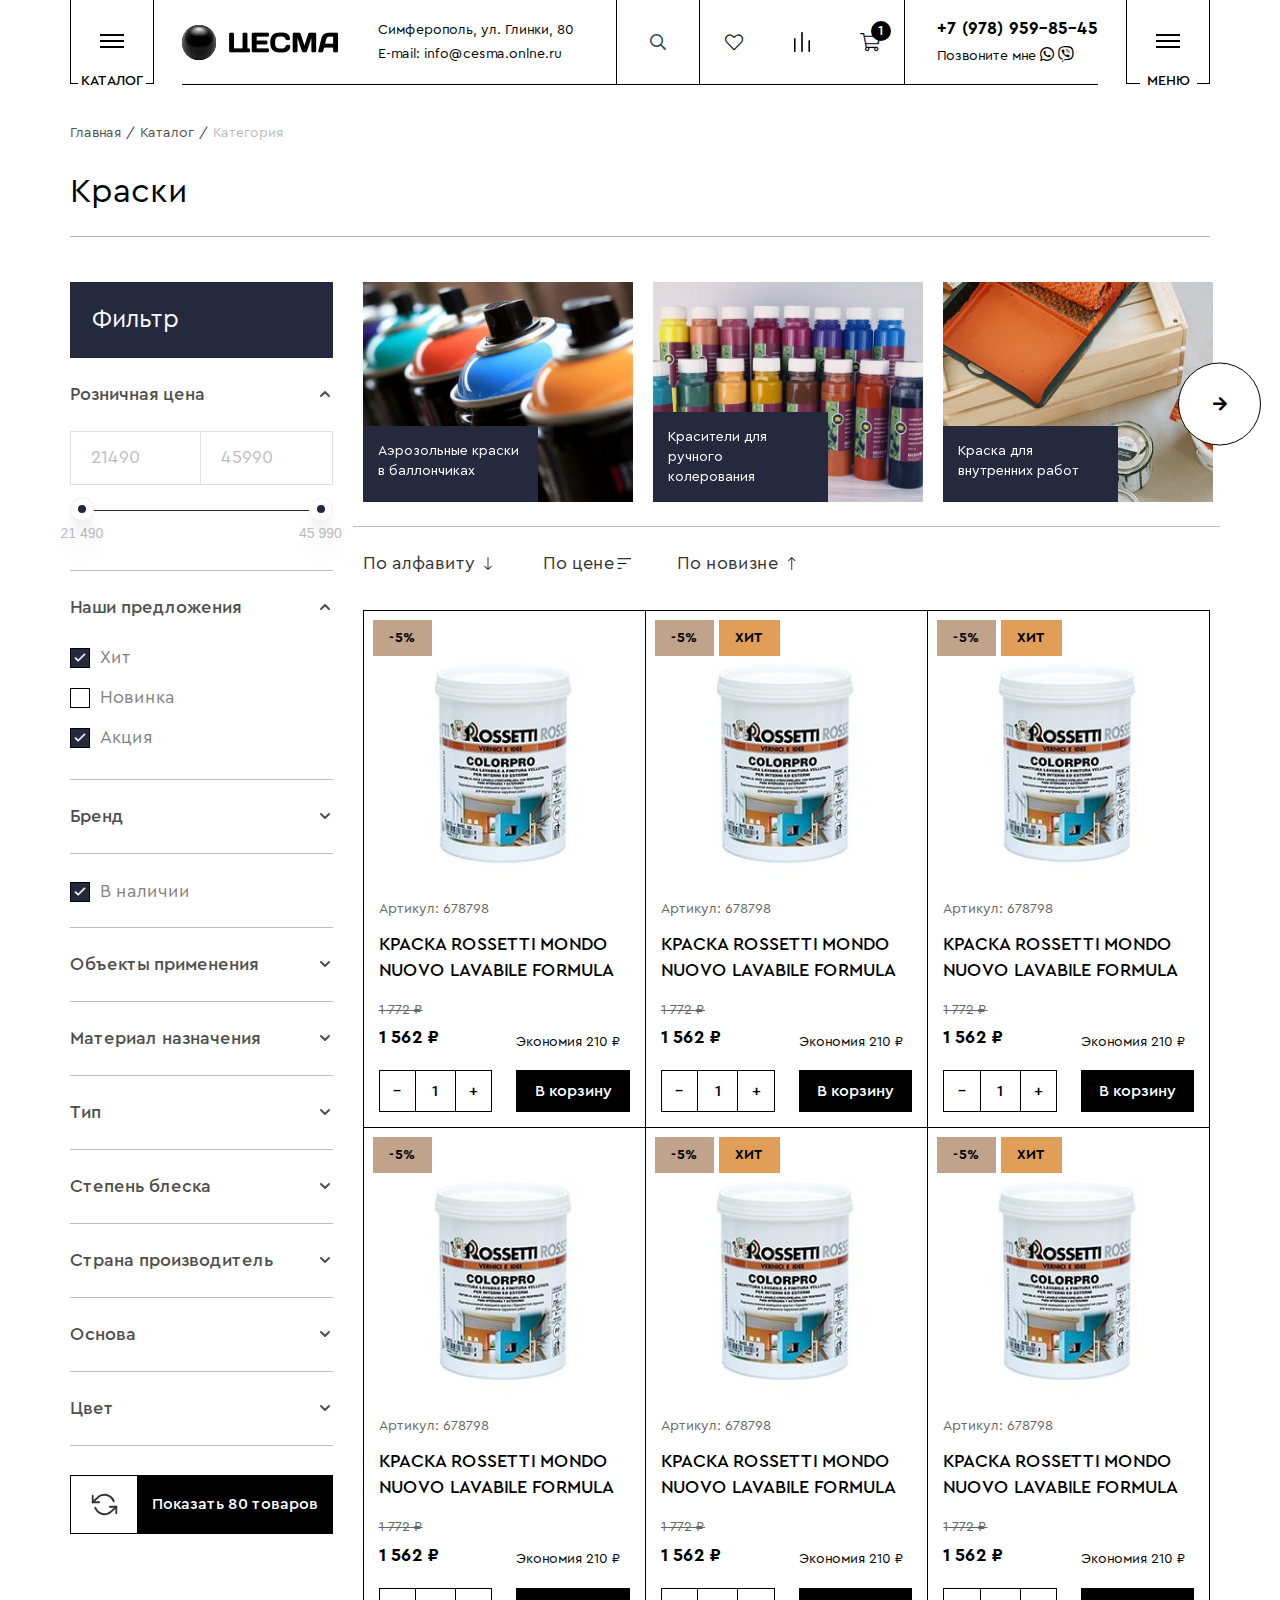
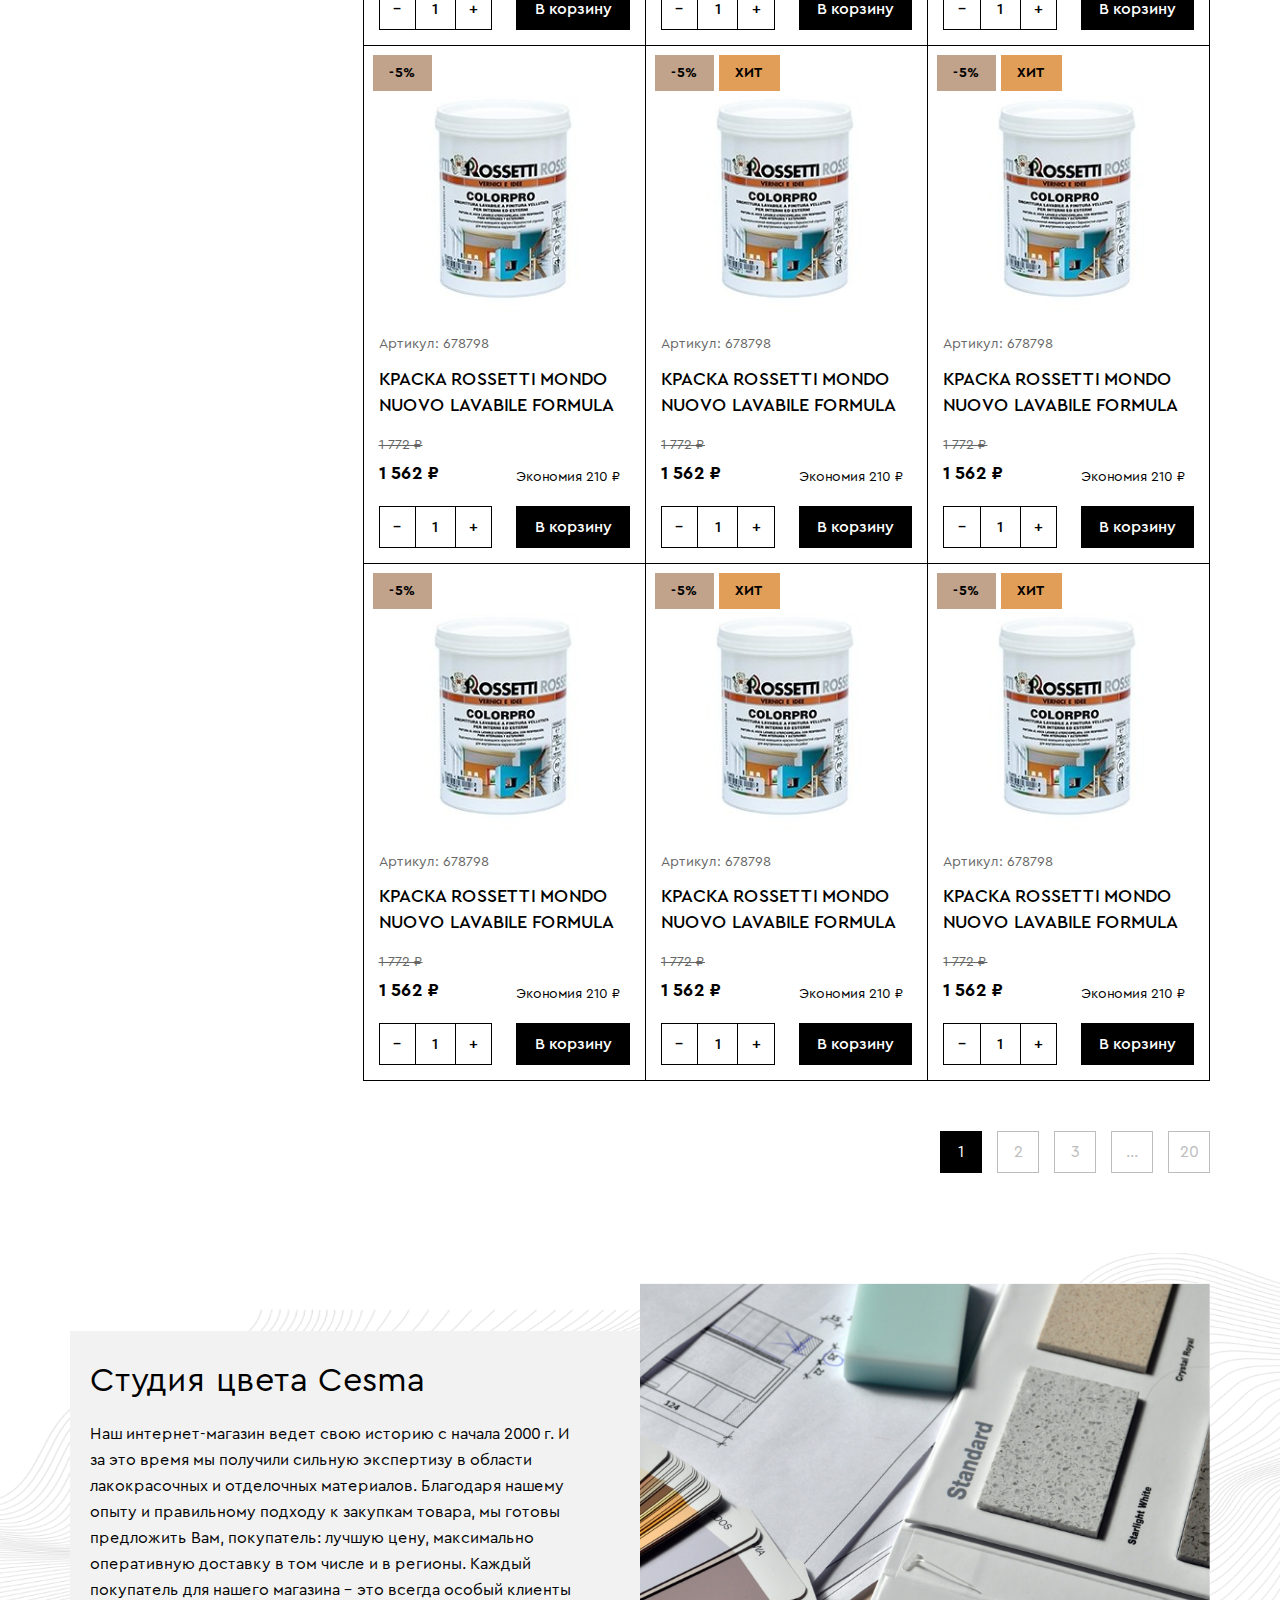
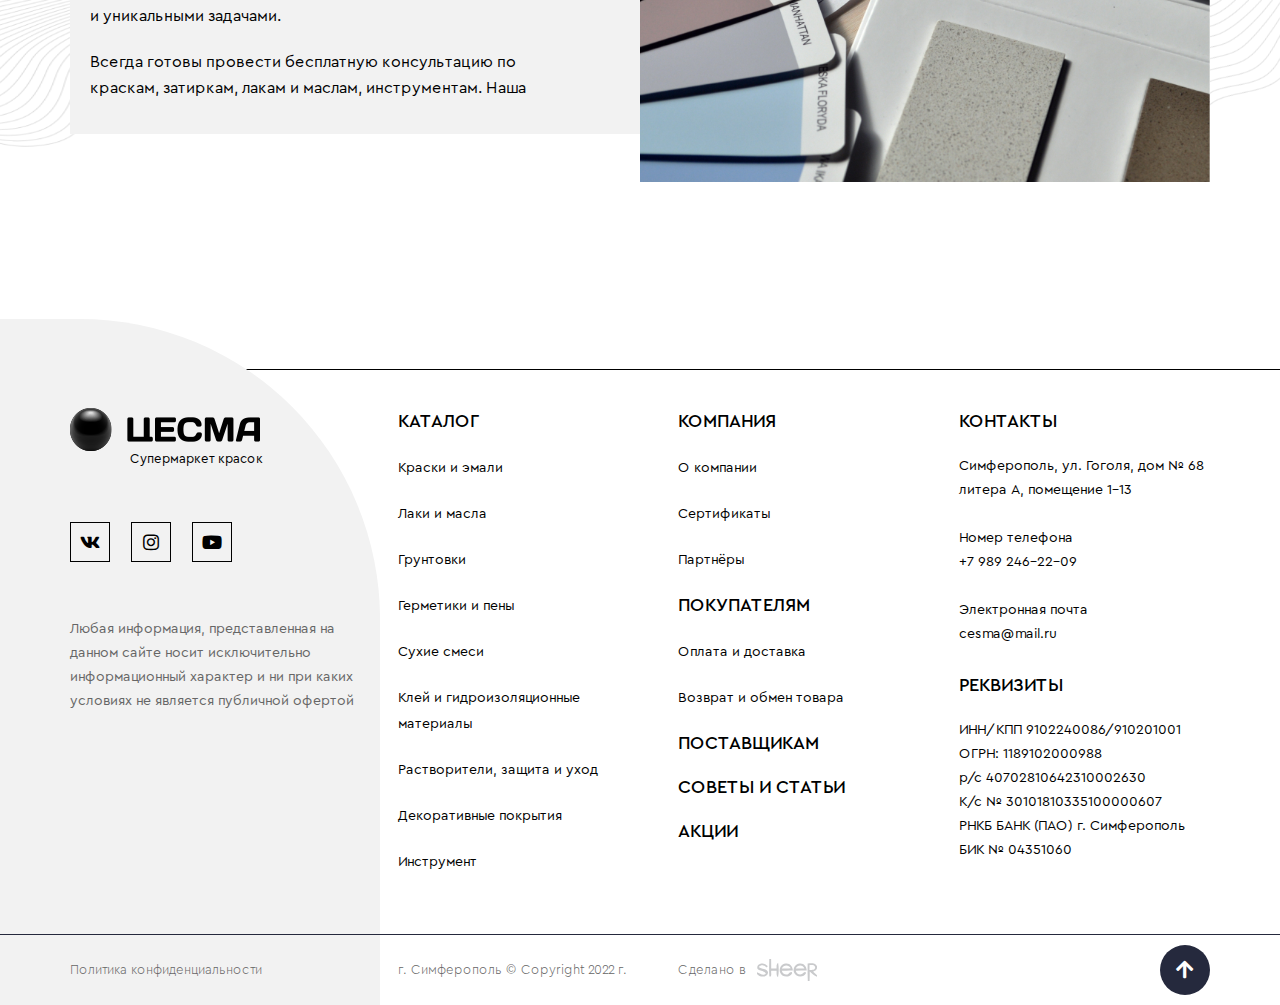
<file: catalog.html>
<!DOCTYPE html>
<!--[if lt IE 7]><html lang="ru" class="lt-ie9 lt-ie8 lt-ie7"><![endif]-->
<!--[if IE 7]><html lang="ru" class="lt-ie9 lt-ie8"><![endif]-->
<!--[if IE 8]><html lang="ru" class="lt-ie9"><![endif]-->
<!--[if gt IE 8]><!-->
<html lang="ru">
<!--<![endif]-->
<head>
	<meta charset="utf-8" />
	<title>Заголовок</title>
	<meta name="description" content="" />
	<meta http-equiv="X-UA-Compatible" content="IE=edge" />
	<meta name="viewport" content="width=device-width, initial-scale=1.0" />
	<meta name="format-detection" content="telephone=no" />
	<link rel="shortcut icon" href="favicon.png" />
	<link rel="stylesheet" href="libs/bootstrap/bootstrap-grid.css" />
	<link rel="stylesheet" href="libs/fontawesome-free-5.12.0-web/css/all.min.css" />
	<link rel="stylesheet" href="libs/fancybox/jquery.fancybox.css" />
	<link rel="stylesheet" href="libs/slick-1.5.9/slick/slick.css" />
	<link rel="stylesheet" href="libs/slick-1.5.9/slick/slick-theme.css" />
	<link rel="stylesheet" href="libs/ion.rangeSlider-master/css/ion.rangeSlider.min.css" />
	<link rel="stylesheet" href="css/fonts.css" />
	<link rel="stylesheet" href="css/main.css?ver=1.4" />
	<link rel="stylesheet" href="css/media.css?ver=1.4" />
</head>
<body>

	<div class="wrapper">

		<a href="#modal-help" class="help-fixed default fancybox">
			<img src="img/help1.png" alt="alt">
			<span class="help-fixed__title">НЕ НАШЛИ НУЖНЫЙ ТОВАР?</span>
			<span>Спросите <br>у малыша Йоды либо оставьте заявку на доставку</span>
		</a>

		<header class="header">
			<div class="container">
				<div class="header__wrap">
					<div class="btn-sandwich btn-sandwich_catalog">
						<span class="sandwich">
							<span class="sw-topper"></span>
							<span class="sw-bottom"></span>
							<span class="sw-footer"></span>
						</span>
						<div class="btn-sandwich__text">каталог</div>
					</div>
					<div class="header-content">
						<div class="header__main">
							<a href="#" class="logo">
								<img src="img/logo.png" alt="alt">
							</a>
							<div class="header__contacts">
								<p>Симферополь, ул. Глинки, 80</p>
								<p>E-mail: info@cesma.onlne.ru</p>
							</div>
						</div>
						<div class="form-search">
							<form>
								<input type="text" placeholder="Поиск">
								<div class="search-btn"><i class="far fa-search"></i></div>
							</form>
						</div>
						<div class="buttons-header">
							<a href="#" class="btn-header"><i class="fal fa-heart"></i></a>
							<a href="#" class="btn-header"><img src="img/bars.png" alt="alt"></a>
							<a href="#" class="btn-header"><i class="fal fa-shopping-cart"></i><span>1</span></a>
						</div>
						<div class="callback-contacts">
							<a href="tel:+79789598545" class="phone-main">+7 (978) 959-85-45</a>
							<div>
								<a href="#callback" class="link-simple">Позвоните мне</a>
								<a href="#"><i class="fab fa-whatsapp"></i></a>
								<a href="#"><i class="fab fa-viber"></i></a>
							</div>
						</div>
					</div>
					<div class="btn-sandwich btn-sandwich_menu">
						<span class="sandwich">
							<span class="sw-topper"></span>
							<span class="sw-bottom"></span>
							<span class="sw-footer"></span>
						</span>
						<div class="btn-sandwich__text">меню</div>
					</div>
					<div class="catalog-dropdown">
						<div class="row">
							<div class="col-lg-3">
								<ul class="menu-catalog">
									<li class="active">
										<a href="#">Краски</a>
										<div class="content-dropdown" style="display: block;">
											<div class="row">
												<div class="col-lg">
													<ul class="submenu-dropdown">
														<li>
															<a href="#">Краска для внутренних работ</a>
															<ul>
																<li><a href="#">Краска для потолка</a></li>
																<li><a href="#">Краска для радиаторов</a></li>
																<li><a href="#">Краска для стен и потолков</a></li>
															</ul>
														</li>
													</ul>
													<ul class="submenu-dropdown">
														<li><a href="#">Аэрозольные краски в баллончиках</a></li>
														<li><a href="#">Красители для ручного колерования</a></li>
														<li><a href="#">Краска для дерева</a></li>
														<li><a href="#">Краска для окон и дверей</a></li>
														<li><a href="#">Краска для пола</a></li>
														<li><a href="#">Фасадная краска</a></li>
													</ul>
												</div>
												<div class="col-lg">
													<ul class="submenu-dropdown">
														<li>
															<a href="#">Специальные покрытия</a>
															<ul>
																<li><a href="#">Краска для ванны</a></li>
																<li><a href="#">Краска для яхт и лодок</a></li>
																<li><a href="#">Термостойкая краска</a></li>
																<li><a href="#">Флуоресцентная краска</a></li>
																<li><a href="#">Краска для бассейна</a></li>
																<li><a href="#">Грифельная краска</a></li>
																<li><a href="#">Магнитная краска</a></li>
																<li><a href="#">Маркерная краска</a></li>
															</ul>
														</li>
													</ul>
												</div>
												<div class="col__image-dropdown">
													<div class="content-dropdown__image">
														<img src="img/menu1.jpg" alt="alt">
													</div>
												</div>
											</div>
										</div>
									</li>
									<li>
										<a href="#">Эмали</a>
										<div class="content-dropdown">
											<div class="row">
												<div class="col-lg">
													<ul class="submenu-dropdown">
														<li>
															<a href="#">Краска для внутренних работ</a>
															<ul>
																<li><a href="#">Краска для потолка</a></li>
																<li><a href="#">Краска для стен и потолков</a></li>
															</ul>
														</li>
													</ul>
													<ul class="submenu-dropdown">
														<li><a href="#">Аэрозольные краски в баллончиках</a></li>
														<li><a href="#">Красители для ручного колерования</a></li>
														<li><a href="#">Краска для дерева</a></li>
													</ul>
												</div>
												<div class="col-lg">
													<ul class="submenu-dropdown">
														<li>
															<a href="#">Специальные покрытия</a>
															<ul>
																<li><a href="#">Краска для ванны</a></li>
																<li><a href="#">Краска для яхт и лодок</a></li>
																<li><a href="#">Термостойкая краска</a></li>
																<li><a href="#">Грифельная краска</a></li>
																<li><a href="#">Магнитная краска</a></li>
																<li><a href="#">Маркерная краска</a></li>
															</ul>
														</li>
													</ul>
												</div>
												<div class="col__image-dropdown">
													<div class="content-dropdown__image">
														<img src="img/menu1.jpg" alt="alt">
													</div>
												</div>
											</div>
										</div>
									</li>
									<li>
										<a href="#">Лаки и масла</a>
										<div class="content-dropdown">
											<div class="row">
												<div class="col-lg">
													<ul class="submenu-dropdown">
														<li>
															<a href="#">Краска для внутренних работ</a>
															<ul>
																<li><a href="#">Краска для радиаторов</a></li>
																<li><a href="#">Краска для стен и потолков</a></li>
															</ul>
														</li>
													</ul>
													<ul class="submenu-dropdown">
														<li><a href="#">Фасадная краска</a></li>
													</ul>
												</div>
												<div class="col-lg">
													<ul class="submenu-dropdown">
														<li>
															<a href="#">Специальные покрытия</a>
															<ul>
																<li><a href="#">Грифельная краска</a></li>
																<li><a href="#">Магнитная краска</a></li>
																<li><a href="#">Маркерная краска</a></li>
															</ul>
														</li>
													</ul>
												</div>
												<div class="col__image-dropdown">
													<div class="content-dropdown__image">
														<img src="img/menu1.jpg" alt="alt">
													</div>
												</div>
											</div>
										</div>
									</li>
									<li>
										<a href="#">Грунтовки</a>
										<div class="content-dropdown">
											<div class="row">
												<div class="col-lg">
													<ul class="submenu-dropdown">
														<li>
															<a href="#">Краска для внутренних работ</a>
															<ul>
																<li><a href="#">Краска для потолка</a></li>
																<li><a href="#">Краска для стен и потолков</a></li>
															</ul>
														</li>
													</ul>
													<ul class="submenu-dropdown">
														<li><a href="#">Красители для ручного колерования</a></li>
														<li><a href="#">Краска для дерева</a></li>
														<li><a href="#">Краска для окон и дверей</a></li>
														<li><a href="#">Краска для пола</a></li>
														<li><a href="#">Фасадная краска</a></li>
													</ul>
												</div>
												<div class="col-lg">
													<ul class="submenu-dropdown">
														<li>
															<a href="#">Специальные покрытия</a>
															<ul>
																<li><a href="#">Краска для яхт и лодок</a></li>
																<li><a href="#">Термостойкая краска</a></li>
																<li><a href="#">Флуоресцентная краска</a></li>
																<li><a href="#">Краска для бассейна</a></li>
																<li><a href="#">Грифельная краска</a></li>
																<li><a href="#">Магнитная краска</a></li>
																<li><a href="#">Маркерная краска</a></li>
															</ul>
														</li>
													</ul>
												</div>
												<div class="col__image-dropdown">
													<div class="content-dropdown__image">
														<img src="img/menu1.jpg" alt="alt">
													</div>
												</div>
											</div>
										</div>
									</li>
									<li>
										<a href="#">Герметики и пены</a>
										<div class="content-dropdown">
											<div class="row">
												<div class="col-lg">
													<ul class="submenu-dropdown">
														<li>
															<a href="#">Краска для внутренних работ</a>
															<ul>
																<li><a href="#">Краска для стен и потолков</a></li>
															</ul>
														</li>
													</ul>
													<ul class="submenu-dropdown">
														<li><a href="#">Аэрозольные краски в баллончиках</a></li>
														<li><a href="#">Красители для ручного колерования</a></li>
														<li><a href="#">Краска для дерева</a></li>
														<li><a href="#">Краска для окон и дверей</a></li>
														<li><a href="#">Краска для пола</a></li>
														<li><a href="#">Фасадная краска</a></li>
													</ul>
												</div>
												<div class="col-lg">
													<ul class="submenu-dropdown">
														<li>
															<a href="#">Специальные покрытия</a>
															<ul>
																<li><a href="#">Краска для ванны</a></li>
																<li><a href="#">Краска для яхт и лодок</a></li>
																<li><a href="#">Термостойкая краска</a></li>
																<li><a href="#">Маркерная краска</a></li>
															</ul>
														</li>
													</ul>
												</div>
												<div class="col__image-dropdown">
													<div class="content-dropdown__image">
														<img src="img/menu1.jpg" alt="alt">
													</div>
												</div>
											</div>
										</div>
									</li>
									<li>
										<a href="#">Клей и гидроизоляционные материалы</a>
										<div class="content-dropdown">
											<div class="row">
												<div class="col-lg">
													<ul class="submenu-dropdown">
														<li>
															<a href="#">Краска для внутренних работ</a>
															<ul>
																<li><a href="#">Краска для потолка</a></li>
																<li><a href="#">Краска для радиаторов</a></li>
																<li><a href="#">Краска для стен и потолков</a></li>
															</ul>
														</li>
													</ul>
													<ul class="submenu-dropdown">
														<li><a href="#">Краска для дерева</a></li>
														<li><a href="#">Краска для окон и дверей</a></li>
														<li><a href="#">Краска для пола</a></li>
														<li><a href="#">Фасадная краска</a></li>
													</ul>
												</div>
												<div class="col-lg">
													<ul class="submenu-dropdown">
														<li>
															<a href="#">Специальные покрытия</a>
															<ul>
																<li><a href="#">Краска для ванны</a></li>
																<li><a href="#">Краска для яхт и лодок</a></li>
																<li><a href="#">Термостойкая краска</a></li>
																<li><a href="#">Грифельная краска</a></li>
																<li><a href="#">Магнитная краска</a></li>
																<li><a href="#">Маркерная краска</a></li>
															</ul>
														</li>
													</ul>
												</div>
												<div class="col__image-dropdown">
													<div class="content-dropdown__image">
														<img src="img/menu1.jpg" alt="alt">
													</div>
												</div>
											</div>
										</div>
									</li>
									<li>
										<a href="#">Сухие смеси</a>
										<div class="content-dropdown">
											<div class="row">
												<div class="col-lg">
													<ul class="submenu-dropdown">
														<li>
															<a href="#">Краска для внутренних работ</a>
															<ul>
																<li><a href="#">Краска для потолка</a></li>
																<li><a href="#">Краска для радиаторов</a></li>
																<li><a href="#">Краска для стен и потолков</a></li>
															</ul>
														</li>
													</ul>
													<ul class="submenu-dropdown">
														<li><a href="#">Аэрозольные краски в баллончиках</a></li>
														<li><a href="#">Краска для дерева</a></li>
														<li><a href="#">Краска для пола</a></li>
														<li><a href="#">Фасадная краска</a></li>
													</ul>
												</div>
												<div class="col-lg">
													<ul class="submenu-dropdown">
														<li>
															<a href="#">Специальные покрытия</a>
															<ul>
																<li><a href="#">Краска для ванны</a></li>
																<li><a href="#">Краска для яхт и лодок</a></li>
																<li><a href="#">Термостойкая краска</a></li>
																<li><a href="#">Флуоресцентная краска</a></li>
																<li><a href="#">Краска для бассейна</a></li>
																<li><a href="#">Грифельная краска</a></li>
																<li><a href="#">Магнитная краска</a></li>
																<li><a href="#">Маркерная краска</a></li>
															</ul>
														</li>
													</ul>
												</div>
												<div class="col__image-dropdown">
													<div class="content-dropdown__image">
														<img src="img/menu1.jpg" alt="alt">
													</div>
												</div>
											</div>
										</div>
									</li>
									<li>
										<a href="#">Растворители, защита и уход</a>
										<div class="content-dropdown">
											<div class="row">
												<div class="col-lg">
													<ul class="submenu-dropdown">
														<li>
															<a href="#">Краска для внутренних работ</a>
															<ul>
																<li><a href="#">Краска для потолка</a></li>
																<li><a href="#">Краска для радиаторов</a></li>
																<li><a href="#">Краска для стен и потолков</a></li>
															</ul>
														</li>
													</ul>
													<ul class="submenu-dropdown">
														<li><a href="#">Краска для окон и дверей</a></li>
														<li><a href="#">Краска для пола</a></li>
														<li><a href="#">Фасадная краска</a></li>
													</ul>
												</div>
												<div class="col-lg">
													<ul class="submenu-dropdown">
														<li>
															<a href="#">Специальные покрытия</a>
															<ul>
																<li><a href="#">Краска для ванны</a></li>
																<li><a href="#">Краска для яхт и лодок</a></li>
																<li><a href="#">Термостойкая краска</a></li>
																<li><a href="#">Флуоресцентная краска</a></li>
																<li><a href="#">Краска для бассейна</a></li>
																<li><a href="#">Грифельная краска</a></li>
																<li><a href="#">Магнитная краска</a></li>
																<li><a href="#">Маркерная краска</a></li>
															</ul>
														</li>
													</ul>
												</div>
												<div class="col__image-dropdown">
													<div class="content-dropdown__image">
														<img src="img/menu1.jpg" alt="alt">
													</div>
												</div>
											</div>
										</div>
									</li>
									<li>
										<a href="#">Декоративные покрытия</a>
										<div class="content-dropdown">
											<div class="row">
												<div class="col-lg">
													<ul class="submenu-dropdown">
														<li>
															<a href="#">Краска для внутренних работ</a>
															<ul>
																<li><a href="#">Краска для потолка</a></li>
																<li><a href="#">Краска для радиаторов</a></li>
																<li><a href="#">Краска для стен и потолков</a></li>
															</ul>
														</li>
													</ul>
													<ul class="submenu-dropdown">
														<li><a href="#">Аэрозольные краски в баллончиках</a></li>
														<li><a href="#">Краска для пола</a></li>
														<li><a href="#">Фасадная краска</a></li>
													</ul>
												</div>
												<div class="col-lg">
													<ul class="submenu-dropdown">
														<li>
															<a href="#">Специальные покрытия</a>
															<ul>
																<li><a href="#">Краска для ванны</a></li>
																<li><a href="#">Краска для яхт и лодок</a></li>
																<li><a href="#">Термостойкая краска</a></li>
																<li><a href="#">Флуоресцентная краска</a></li>
																<li><a href="#">Краска для бассейна</a></li>
																<li><a href="#">Грифельная краска</a></li>
																<li><a href="#">Маркерная краска</a></li>
															</ul>
														</li>
													</ul>
												</div>
												<div class="col__image-dropdown">
													<div class="content-dropdown__image">
														<img src="img/menu1.jpg" alt="alt">
													</div>
												</div>
											</div>
										</div>
									</li>
									<li>
										<a href="#">Инструмент</a>
										<div class="content-dropdown">
											<div class="row">
												<div class="col-lg">
													<ul class="submenu-dropdown">
														<li>
															<a href="#">Краска для внутренних работ</a>
															<ul>
																<li><a href="#">Краска для потолка</a></li>
																<li><a href="#">Краска для радиаторов</a></li>
																<li><a href="#">Краска для стен и потолков</a></li>
															</ul>
														</li>
													</ul>
													<ul class="submenu-dropdown">
														<li><a href="#">Аэрозольные краски в баллончиках</a></li>
														<li><a href="#">Красители для ручного колерования</a></li>
														<li><a href="#">Краска для дерева</a></li>
														<li><a href="#">Краска для окон и дверей</a></li>
														<li><a href="#">Фасадная краска</a></li>
													</ul>
												</div>
												<div class="col-lg">
													<ul class="submenu-dropdown">
														<li>
															<a href="#">Специальные покрытия</a>
															<ul>
																<li><a href="#">Краска для ванны</a></li>
																<li><a href="#">Флуоресцентная краска</a></li>
																<li><a href="#">Краска для бассейна</a></li>
																<li><a href="#">Грифельная краска</a></li>
																<li><a href="#">Магнитная краска</a></li>
																<li><a href="#">Маркерная краска</a></li>
															</ul>
														</li>
													</ul>
												</div>
												<div class="col__image-dropdown">
													<div class="content-dropdown__image">
														<img src="img/menu1.jpg" alt="alt">
													</div>
												</div>
											</div>
										</div>
									</li>
								</ul>
							</div>
						</div>
					</div>
				</div>
			</div>
		</header>

		<section class="catalog-main">
			<div class="container">
				<ul class="breadcrumbs">
					<li><a href="#">Главная</a></li>
					<li><a href="#">Каталог</a></li>
					<li>Категория</li>
				</ul>
				<h1 class="title-section">Краски</h1>
				<div class="row">
					<div class="col-lg-3">
						<div class="head-sidebar">Фильтр <i class="fal fa-filter"></i></div>
						<div class="sidebar-catalog">
							<div class="item-sidebar active">
								<div class="item-sidebar__head">Розничная цена</div>
								<div class="item-sidebar__content" style="display: block;">
									<div class="range-catalog range-catalog_price">
										<div class="range-controls">
											<div class="input-range">
												<input type="text" maxlength="4" value="21490" class="control-input control-input__from" />
											</div>
											<div class="input-range">
												<input type="text" maxlength="4" value="45990" class="control-input control-input__to" />
											</div>
										</div>
										<input type="text" class="range-catalog__input" name="my_range" value="" />
									</div>
								</div>
							</div>
							<div class="item-sidebar active">
								<div class="item-sidebar__head">Наши предложения</div>
								<div class="item-sidebar__content" style="display: block;">
									<div class="checkbox checkbox_main">
										<label>
											<input type="checkbox" checked="checked" />
											<span>Хит</span>
										</label>
									</div>
									<div class="checkbox checkbox_main">
										<label>
											<input type="checkbox"/>
											<span>Новинка</span>
										</label>
									</div>
									<div class="checkbox checkbox_main">
										<label>
											<input type="checkbox" checked="checked" />
											<span>Акция</span>
										</label>
									</div>
								</div>
							</div>
							<div class="item-sidebar">
								<div class="item-sidebar__head">Бренд</div>
								<div class="item-sidebar__content">
									<div class="checkbox checkbox_main">
										<label>
											<input type="checkbox" checked="checked" />
											<span>Хит</span>
										</label>
									</div>
									<div class="checkbox checkbox_main">
										<label>
											<input type="checkbox"/>
											<span>Новинка</span>
										</label>
									</div>
								</div>
							</div>
							<div class="item-sidebar">
								<div class="checkbox checkbox_main">
									<label>
										<input type="checkbox" checked="checked" />
										<span>В наличии</span>
									</label>
								</div>
							</div>
							<div class="item-sidebar">
								<div class="item-sidebar__head">Объекты применения</div>
								<div class="item-sidebar__content">
									<div class="checkbox checkbox_main">
										<label>
											<input type="checkbox" checked="checked" />
											<span>Хит</span>
										</label>
									</div>
									<div class="checkbox checkbox_main">
										<label>
											<input type="checkbox"/>
											<span>Новинка</span>
										</label>
									</div>
								</div>
							</div>
							<div class="item-sidebar">
								<div class="item-sidebar__head">Материал назначения</div>
								<div class="item-sidebar__content">
									<div class="checkbox checkbox_main">
										<label>
											<input type="checkbox" checked="checked" />
											<span>Хит</span>
										</label>
									</div>
									<div class="checkbox checkbox_main">
										<label>
											<input type="checkbox"/>
											<span>Новинка</span>
										</label>
									</div>
								</div>
							</div>
							<div class="item-sidebar">
								<div class="item-sidebar__head">Тип</div>
								<div class="item-sidebar__content">
									<div class="checkbox checkbox_main">
										<label>
											<input type="checkbox" checked="checked" />
											<span>Хит</span>
										</label>
									</div>
									<div class="checkbox checkbox_main">
										<label>
											<input type="checkbox"/>
											<span>Новинка</span>
										</label>
									</div>
								</div>
							</div>
							<div class="item-sidebar">
								<div class="item-sidebar__head">Степень блеска</div>
								<div class="item-sidebar__content">
									<div class="checkbox checkbox_main">
										<label>
											<input type="checkbox" checked="checked" />
											<span>Хит</span>
										</label>
									</div>
									<div class="checkbox checkbox_main">
										<label>
											<input type="checkbox"/>
											<span>Новинка</span>
										</label>
									</div>
								</div>
							</div>
							<div class="item-sidebar">
								<div class="item-sidebar__head">Страна производитель</div>
								<div class="item-sidebar__content">
									<div class="checkbox checkbox_main">
										<label>
											<input type="checkbox" checked="checked" />
											<span>Хит</span>
										</label>
									</div>
									<div class="checkbox checkbox_main">
										<label>
											<input type="checkbox"/>
											<span>Новинка</span>
										</label>
									</div>
								</div>
							</div>
							<div class="item-sidebar">
								<div class="item-sidebar__head">Основа</div>
								<div class="item-sidebar__content">
									<div class="checkbox checkbox_main">
										<label>
											<input type="checkbox" checked="checked" />
											<span>Хит</span>
										</label>
									</div>
									<div class="checkbox checkbox_main">
										<label>
											<input type="checkbox"/>
											<span>Новинка</span>
										</label>
									</div>
								</div>
							</div>
							<div class="item-sidebar">
								<div class="item-sidebar__head">Цвет</div>
								<div class="item-sidebar__content">
									<div class="checkbox checkbox_main">
										<label>
											<input type="checkbox" checked="checked" />
											<span>Хит</span>
										</label>
									</div>
									<div class="checkbox checkbox_main">
										<label>
											<input type="checkbox"/>
											<span>Новинка</span>
										</label>
									</div>
								</div>
							</div>
							<div class="buttons-sidebar">
								<button class="btn-reload"><img src="img/reload.svg" alt="alt"></button>
								<button class="btn-main">Показать 80 товаров</button>
							</div>
						</div>
					</div>
					<div class="col-lg-9">
						<ul class="slider-categories">
							<li>
								<a href="#" class="unit-category">
									<img src="img/category1.jpg" alt="alt">
									<span class="unit-category__title">Аэрозольные краски в баллончиках</span>
								</a>
							</li>
							<li>
								<a href="#" class="unit-category">
									<img src="img/category2.jpg" alt="alt">
									<span class="unit-category__title">Красители для ручного колерования</span>
								</a>
							</li>
							<li>
								<a href="#" class="unit-category">
									<img src="img/category3.jpg" alt="alt">
									<span class="unit-category__title">Краска для внутренних работ</span>
								</a>
							</li>
							<li>
								<a href="#" class="unit-category">
									<img src="img/category1.jpg" alt="alt">
									<span class="unit-category__title">Аэрозольные краски в баллончиках</span>
								</a>
							</li>
							<li>
								<a href="#" class="unit-category">
									<img src="img/category2.jpg" alt="alt">
									<span class="unit-category__title">Красители для ручного колерования</span>
								</a>
							</li>
							<li>
								<a href="#" class="unit-category">
									<img src="img/category3.jpg" alt="alt">
									<span class="unit-category__title">Краска для внутренних работ</span>
								</a>
							</li>
						</ul>
						<div class="sorting-wrap">
							<a href="#" class="item-sorting">По алфавиту <img src="img/sorting1.svg" alt="alt"></a>
							<a href="#" class="item-sorting">По цене <img src="img/sorting2.svg" alt="alt"></a>
							<a href="#" class="item-sorting">По новизне <img src="img/sorting3.svg" alt="alt"></a>
						</div>
						<div class="row row_page">
							<div class="col-lg-4 col-md-6">
								<div class="item-catalog">
									<a href="#card-modal" class="btn-main btn-main_card fancybox">Быстрый просмотр</a>
									<ul class="status-list">
										<li>-5%</li>
									</ul>
									<a href="#" class="item-catalog__image">
										<img src="img/catalog1.jpg" alt="alt">
									</a>
									<div class="articul">Артикул: 678798</div>
									<a href="#" class="item-catalog__title">Краска Rossetti Mondo Nuovo Lavabile Formula</a>
									<div class="row align-items-end">
										<div class="col-6">
											<div class="old-price">1 772 ₽</div>
											<div class="price-main">1 562 ₽</div>
										</div>
										<div class="col-6">
											<div class="price-descr">Экономия 210 ₽</div>
										</div>
									</div>
									<div class="row">
										<div class="col-6">
											<div class="quantity">
												<div class="quantity-button quantity-down">–</div>
												<input type="number" min="1" step="1" value="1">
												<div class="quantity-button quantity-up">+</div>
											</div>
										</div>
										<div class="col-6">
											<a href="#" class="btn-main">В корзину</a>
										</div>
									</div>
								</div>
							</div>
							<div class="col-lg-4 col-md-6">
								<div class="item-catalog">
									<a href="#card-modal" class="btn-main btn-main_card fancybox">Быстрый просмотр</a>
									<ul class="status-list">
										<li>-5%</li>
										<li class="hit">ХИТ</li>
									</ul>
									<a href="#" class="item-catalog__image">
										<img src="img/catalog1.jpg" alt="alt">
									</a>
									<div class="articul">Артикул: 678798</div>
									<a href="#" class="item-catalog__title">Краска Rossetti Mondo Nuovo Lavabile Formula</a>
									<div class="row align-items-end">
										<div class="col-6">
											<div class="old-price">1 772 ₽</div>
											<div class="price-main">1 562 ₽</div>
										</div>
										<div class="col-6">
											<div class="price-descr">Экономия 210 ₽</div>
										</div>
									</div>
									<div class="row">
										<div class="col-6">
											<div class="quantity">
												<div class="quantity-button quantity-down">–</div>
												<input type="number" min="1" step="1" value="1">
												<div class="quantity-button quantity-up">+</div>
											</div>
										</div>
										<div class="col-6">
											<a href="#" class="btn-main">В корзину</a>
										</div>
									</div>
								</div>
							</div>
							<div class="col-lg-4 col-md-6">
								<div class="item-catalog">
									<a href="#card-modal" class="btn-main btn-main_card fancybox">Быстрый просмотр</a>
									<ul class="status-list">
										<li>-5%</li>
										<li class="hit">ХИТ</li>
									</ul>
									<a href="#" class="item-catalog__image">
										<img src="img/catalog1.jpg" alt="alt">
									</a>
									<div class="articul">Артикул: 678798</div>
									<a href="#" class="item-catalog__title">Краска Rossetti Mondo Nuovo Lavabile Formula</a>
									<div class="row align-items-end">
										<div class="col-6">
											<div class="old-price">1 772 ₽</div>
											<div class="price-main">1 562 ₽</div>
										</div>
										<div class="col-6">
											<div class="price-descr">Экономия 210 ₽</div>
										</div>
									</div>
									<div class="row">
										<div class="col-6">
											<div class="quantity">
												<div class="quantity-button quantity-down">–</div>
												<input type="number" min="1" step="1" value="1">
												<div class="quantity-button quantity-up">+</div>
											</div>
										</div>
										<div class="col-6">
											<a href="#" class="btn-main">В корзину</a>
										</div>
									</div>
								</div>
							</div>
							<div class="col-lg-4 col-md-6">
								<div class="item-catalog">
									<a href="#card-modal" class="btn-main btn-main_card fancybox">Быстрый просмотр</a>
									<ul class="status-list">
										<li>-5%</li>
									</ul>
									<a href="#" class="item-catalog__image">
										<img src="img/catalog1.jpg" alt="alt">
									</a>
									<div class="articul">Артикул: 678798</div>
									<a href="#" class="item-catalog__title">Краска Rossetti Mondo Nuovo Lavabile Formula</a>
									<div class="row align-items-end">
										<div class="col-6">
											<div class="old-price">1 772 ₽</div>
											<div class="price-main">1 562 ₽</div>
										</div>
										<div class="col-6">
											<div class="price-descr">Экономия 210 ₽</div>
										</div>
									</div>
									<div class="row">
										<div class="col-6">
											<div class="quantity">
												<div class="quantity-button quantity-down">–</div>
												<input type="number" min="1" step="1" value="1">
												<div class="quantity-button quantity-up">+</div>
											</div>
										</div>
										<div class="col-6">
											<a href="#" class="btn-main">В корзину</a>
										</div>
									</div>
								</div>
							</div>
							<div class="col-lg-4 col-md-6">
								<div class="item-catalog">
									<a href="#card-modal" class="btn-main btn-main_card fancybox">Быстрый просмотр</a>
									<ul class="status-list">
										<li>-5%</li>
										<li class="hit">ХИТ</li>
									</ul>
									<a href="#" class="item-catalog__image">
										<img src="img/catalog1.jpg" alt="alt">
									</a>
									<div class="articul">Артикул: 678798</div>
									<a href="#" class="item-catalog__title">Краска Rossetti Mondo Nuovo Lavabile Formula</a>
									<div class="row align-items-end">
										<div class="col-6">
											<div class="old-price">1 772 ₽</div>
											<div class="price-main">1 562 ₽</div>
										</div>
										<div class="col-6">
											<div class="price-descr">Экономия 210 ₽</div>
										</div>
									</div>
									<div class="row">
										<div class="col-6">
											<div class="quantity">
												<div class="quantity-button quantity-down">–</div>
												<input type="number" min="1" step="1" value="1">
												<div class="quantity-button quantity-up">+</div>
											</div>
										</div>
										<div class="col-6">
											<a href="#" class="btn-main">В корзину</a>
										</div>
									</div>
								</div>
							</div>
							<div class="col-lg-4 col-md-6">
								<div class="item-catalog">
									<a href="#card-modal" class="btn-main btn-main_card fancybox">Быстрый просмотр</a>
									<ul class="status-list">
										<li>-5%</li>
										<li class="hit">ХИТ</li>
									</ul>
									<a href="#" class="item-catalog__image">
										<img src="img/catalog1.jpg" alt="alt">
									</a>
									<div class="articul">Артикул: 678798</div>
									<a href="#" class="item-catalog__title">Краска Rossetti Mondo Nuovo Lavabile Formula</a>
									<div class="row align-items-end">
										<div class="col-6">
											<div class="old-price">1 772 ₽</div>
											<div class="price-main">1 562 ₽</div>
										</div>
										<div class="col-6">
											<div class="price-descr">Экономия 210 ₽</div>
										</div>
									</div>
									<div class="row">
										<div class="col-6">
											<div class="quantity">
												<div class="quantity-button quantity-down">–</div>
												<input type="number" min="1" step="1" value="1">
												<div class="quantity-button quantity-up">+</div>
											</div>
										</div>
										<div class="col-6">
											<a href="#" class="btn-main">В корзину</a>
										</div>
									</div>
								</div>
							</div>
							<div class="col-lg-4 col-md-6">
								<div class="item-catalog">
									<a href="#card-modal" class="btn-main btn-main_card fancybox">Быстрый просмотр</a>
									<ul class="status-list">
										<li>-5%</li>
									</ul>
									<a href="#" class="item-catalog__image">
										<img src="img/catalog1.jpg" alt="alt">
									</a>
									<div class="articul">Артикул: 678798</div>
									<a href="#" class="item-catalog__title">Краска Rossetti Mondo Nuovo Lavabile Formula</a>
									<div class="row align-items-end">
										<div class="col-6">
											<div class="old-price">1 772 ₽</div>
											<div class="price-main">1 562 ₽</div>
										</div>
										<div class="col-6">
											<div class="price-descr">Экономия 210 ₽</div>
										</div>
									</div>
									<div class="row">
										<div class="col-6">
											<div class="quantity">
												<div class="quantity-button quantity-down">–</div>
												<input type="number" min="1" step="1" value="1">
												<div class="quantity-button quantity-up">+</div>
											</div>
										</div>
										<div class="col-6">
											<a href="#" class="btn-main">В корзину</a>
										</div>
									</div>
								</div>
							</div>
							<div class="col-lg-4 col-md-6">
								<div class="item-catalog">
									<a href="#card-modal" class="btn-main btn-main_card fancybox">Быстрый просмотр</a>
									<ul class="status-list">
										<li>-5%</li>
										<li class="hit">ХИТ</li>
									</ul>
									<a href="#" class="item-catalog__image">
										<img src="img/catalog1.jpg" alt="alt">
									</a>
									<div class="articul">Артикул: 678798</div>
									<a href="#" class="item-catalog__title">Краска Rossetti Mondo Nuovo Lavabile Formula</a>
									<div class="row align-items-end">
										<div class="col-6">
											<div class="old-price">1 772 ₽</div>
											<div class="price-main">1 562 ₽</div>
										</div>
										<div class="col-6">
											<div class="price-descr">Экономия 210 ₽</div>
										</div>
									</div>
									<div class="row">
										<div class="col-6">
											<div class="quantity">
												<div class="quantity-button quantity-down">–</div>
												<input type="number" min="1" step="1" value="1">
												<div class="quantity-button quantity-up">+</div>
											</div>
										</div>
										<div class="col-6">
											<a href="#" class="btn-main">В корзину</a>
										</div>
									</div>
								</div>
							</div>
							<div class="col-lg-4 col-md-6">
								<div class="item-catalog">
									<a href="#card-modal" class="btn-main btn-main_card fancybox">Быстрый просмотр</a>
									<ul class="status-list">
										<li>-5%</li>
										<li class="hit">ХИТ</li>
									</ul>
									<a href="#" class="item-catalog__image">
										<img src="img/catalog1.jpg" alt="alt">
									</a>
									<div class="articul">Артикул: 678798</div>
									<a href="#" class="item-catalog__title">Краска Rossetti Mondo Nuovo Lavabile Formula</a>
									<div class="row align-items-end">
										<div class="col-6">
											<div class="old-price">1 772 ₽</div>
											<div class="price-main">1 562 ₽</div>
										</div>
										<div class="col-6">
											<div class="price-descr">Экономия 210 ₽</div>
										</div>
									</div>
									<div class="row">
										<div class="col-6">
											<div class="quantity">
												<div class="quantity-button quantity-down">–</div>
												<input type="number" min="1" step="1" value="1">
												<div class="quantity-button quantity-up">+</div>
											</div>
										</div>
										<div class="col-6">
											<a href="#" class="btn-main">В корзину</a>
										</div>
									</div>
								</div>
							</div>
							<div class="col-lg-4 col-md-6">
								<div class="item-catalog">
									<a href="#card-modal" class="btn-main btn-main_card fancybox">Быстрый просмотр</a>
									<ul class="status-list">
										<li>-5%</li>
									</ul>
									<a href="#" class="item-catalog__image">
										<img src="img/catalog1.jpg" alt="alt">
									</a>
									<div class="articul">Артикул: 678798</div>
									<a href="#" class="item-catalog__title">Краска Rossetti Mondo Nuovo Lavabile Formula</a>
									<div class="row align-items-end">
										<div class="col-6">
											<div class="old-price">1 772 ₽</div>
											<div class="price-main">1 562 ₽</div>
										</div>
										<div class="col-6">
											<div class="price-descr">Экономия 210 ₽</div>
										</div>
									</div>
									<div class="row">
										<div class="col-6">
											<div class="quantity">
												<div class="quantity-button quantity-down">–</div>
												<input type="number" min="1" step="1" value="1">
												<div class="quantity-button quantity-up">+</div>
											</div>
										</div>
										<div class="col-6">
											<a href="#" class="btn-main">В корзину</a>
										</div>
									</div>
								</div>
							</div>
							<div class="col-lg-4 col-md-6">
								<div class="item-catalog">
									<a href="#card-modal" class="btn-main btn-main_card fancybox">Быстрый просмотр</a>
									<ul class="status-list">
										<li>-5%</li>
										<li class="hit">ХИТ</li>
									</ul>
									<a href="#" class="item-catalog__image">
										<img src="img/catalog1.jpg" alt="alt">
									</a>
									<div class="articul">Артикул: 678798</div>
									<a href="#" class="item-catalog__title">Краска Rossetti Mondo Nuovo Lavabile Formula</a>
									<div class="row align-items-end">
										<div class="col-6">
											<div class="old-price">1 772 ₽</div>
											<div class="price-main">1 562 ₽</div>
										</div>
										<div class="col-6">
											<div class="price-descr">Экономия 210 ₽</div>
										</div>
									</div>
									<div class="row">
										<div class="col-6">
											<div class="quantity">
												<div class="quantity-button quantity-down">–</div>
												<input type="number" min="1" step="1" value="1">
												<div class="quantity-button quantity-up">+</div>
											</div>
										</div>
										<div class="col-6">
											<a href="#" class="btn-main">В корзину</a>
										</div>
									</div>
								</div>
							</div>
							<div class="col-lg-4 col-md-6">
								<div class="item-catalog">
									<a href="#card-modal" class="btn-main btn-main_card fancybox">Быстрый просмотр</a>
									<ul class="status-list">
										<li>-5%</li>
										<li class="hit">ХИТ</li>
									</ul>
									<a href="#" class="item-catalog__image">
										<img src="img/catalog1.jpg" alt="alt">
									</a>
									<div class="articul">Артикул: 678798</div>
									<a href="#" class="item-catalog__title">Краска Rossetti Mondo Nuovo Lavabile Formula</a>
									<div class="row align-items-end">
										<div class="col-6">
											<div class="old-price">1 772 ₽</div>
											<div class="price-main">1 562 ₽</div>
										</div>
										<div class="col-6">
											<div class="price-descr">Экономия 210 ₽</div>
										</div>
									</div>
									<div class="row">
										<div class="col-6">
											<div class="quantity">
												<div class="quantity-button quantity-down">–</div>
												<input type="number" min="1" step="1" value="1">
												<div class="quantity-button quantity-up">+</div>
											</div>
										</div>
										<div class="col-6">
											<a href="#" class="btn-main">В корзину</a>
										</div>
									</div>
								</div>
							</div>
						</div>
						<div class="pager">
							<span aria-current="page" class="page-numbers current" href="#">1</span> 
							<a class="page-numbers" href="#">2</a> 
							<a class="page-numbers" href="#">3</a> 
							<span class="page-numbers dots">…</span> 
							<a class="page-numbers" href="#">20</a> 
						</div>
					</div>
				</div>
			</div>
		</section>


		<section class="about about_main">
			<div class="container">
				<div class="row row_simple align-items-center">
					<div class="col-lg-6">
						<div class="about__content">
							<h2 class="title-section">Студия цвета Cesma</h2>
							<div class="text-about">
								<p>Наш интернет-магазин ведет свою историю с начала 2000 г. И за это время мы получили сильную экспертизу в области лакокрасочных и отделочных материалов. Благодаря нашему опыту и правильному подходу к закупкам товара, мы готовы предложить Вам, покупатель: лучшую цену, максимально оперативную доставку в том числе и в регионы. Каждый покупатель для нашего магазина – это всегда особый клиенты и уникальными задачами.</p>
								<p>Всегда готовы провести бесплатную консультацию по краскам, затиркам, лакам и маслам, инструментам. Наша компетенция будет необходима при внутренней и наружной отделке загородного дома или городской квартиры. </p>
								<p>Наш интернет-магазин ведет свою историю с начала 2000 г. И за это время мы получили сильную экспертизу в области лакокрасочных и отделочных материалов. Благодаря нашему опыту и правильному подходу к закупкам товара, мы готовы предложить Вам, покупатель: лучшую цену, максимально оперативную доставку в том числе и в регионы. Каждый покупатель для нашего магазина – это всегда особый клиенты и уникальными задачами.</p>
								<p>Наш интернет-магазин ведет свою историю с начала 2000 г. И за это время мы получили сильную экспертизу в области лакокрасочных и отделочных материалов. Благодаря нашему опыту и правильному подходу к закупкам товара, мы готовы предложить Вам, покупатель: лучшую цену, максимально оперативную доставку в том числе и в регионы. Каждый покупатель для нашего магазина – это всегда особый клиенты и уникальными задачами.</p>
								<p>Всегда готовы провести бесплатную консультацию по краскам, затиркам, лакам и маслам, инструментам. Наша компетенция будет необходима при внутренней и наружной отделке загородного дома или городской квартиры. </p>
								<p>Наш интернет-магазин ведет свою историю с начала 2000 г. И за это время мы получили сильную экспертизу в области лакокрасочных и отделочных материалов. Благодаря нашему опыту и правильному подходу к закупкам товара, мы готовы предложить Вам, покупатель: лучшую цену, максимально оперативную доставку в том числе и в регионы. Каждый покупатель для нашего магазина – это всегда особый клиенты и уникальными задачами.</p>
							</div>
						</div>
					</div>
					<div class="col-lg-6">
						<div class="images-about">
							<img src="img/images_about2.jpg" alt="alt">
						</div>
					</div>
				</div>
			</div>
		</section>

		<footer class="footer">
			<div class="container container__footer">
				<div class="row">
					<div class="col_footer">
						<a href="#" class="logo">
							<img src="img/logo2.png" alt="alt">
						</a>
						<div class="logo-descr">Супермаркет красок</div>
						<ul class="social-list">
							<li><a href="#"><i class="fab fa-vk"></i></a></li>
							<li><a href="#"><i class="fab fa-instagram"></i></a></li>
							<li><a href="#"><i class="fab fa-youtube"></i></a></li>
						</ul>
						<div class="text-footer">Любая информация, представленная на данном сайте носит исключительно информационный характер и ни при каких условиях не является публичной офертой</div>
					</div>
					<div class="col-lg">
						<div class="footer__title footer__title_mob">КАТАЛОГ <i class="fal fa-plus"></i></div>
						<div class="footer__content">
							<ul class="footer__nav">
								<li><a href="#">Краски и эмали</a></li>
								<li><a href="#">Лаки и масла</a></li>
								<li><a href="#">Грунтовки</a></li>
								<li><a href="#">Герметики и пены</a></li>
								<li><a href="#">Сухие смеси</a></li>
								<li><a href="#">Клей и гидроизоляционные материалы</a></li>
								<li><a href="#">Растворители, защита и уход</a></li>
								<li><a href="#">Декоративные покрытия</a></li>
								<li><a href="#">Инструмент</a></li>
							</ul>
						</div>
					</div>
					<div class="col-lg">
						<div class="footer__title footer__title_mob">КОМПАНИЯ <i class="fal fa-plus"></i></div>
						<div class="footer__content">
							<ul class="footer__nav">
								<li><a href="#">О компании</a></li>
								<li><a href="#">Сертификаты</a></li>
								<li><a href="#">Партнёры</a></li>
							</ul>
						</div>
						<div class="footer__title footer__title_mob">ПОКУПАТЕЛЯМ <i class="fal fa-plus"></i></div>
						<div class="footer__content">
							<ul class="footer__nav">
								<li><a href="#">Оплата и доставка</a></li>
								<li><a href="#">Возврат и обмен товара</a></li>
							</ul>
						</div>
						<ul>
							<li><a href="#" class="footer__title">ПОСТАВЩИКАМ</a></li>
							<li><a href="#" class="footer__title">советы и статьи</a></li>
							<li><a href="#" class="footer__title">акции</a></li>
						</ul>
					</div>
					<div class="col-lg">
						<div class="footer__title footer__title_mob">КОНТАКТЫ <i class="fal fa-plus"></i></div>
						<div class="footer__content">
							<div class="footer__contacts">
								<p>Симферополь, ул. Гоголя, дом № 68 <br>литера А, помещение 1-13</p>
								<br>
								<p>Номер телефона <br><a href="tel:+79892462209">+7 989 246-22-09</a></p>
								<br>
								<p>Электронная почта <br><a href="mailto:cesma@mail.ru">cesma@mail.ru</a></p>
							</div>
						</div>
						<br>
						<div class="footer__title footer__title_mob">реквизиты <i class="fal fa-plus"></i></div>
						<div class="footer__content">
							<div class="footer__contacts">
								<p>ИНН/КПП 9102240086/910201001</p>
								<p>ОГРН: 1189102000988</p>
								<p>р/с 40702810642310002630</p>
								<p>К/с № 30101810335100000607</p>
								<p>РНКБ БАНК (ПАО) г. Симферополь</p>
								<p>БИК № 04351060</p>
							</div>
						</div>
					</div>
				</div>
			</div>
			<div class="footer__bottom">
				<div class="container">
					<div class="row">
						<div class="col_footer">
							<a href="#">Политика конфиденциальности</a>
						</div>
						<div class="col-lg">
							<p>г. Симферополь © Copyright 2022 г.</p>
						</div>
						<div class="col-lg">
							<div class="create">Сделано в <img src="img/copy.svg" alt="alt"></div>
						</div>
						<div class="col-lg">
							<a href="#" class="btn_top default"><i class="fa fa-arrow-up"></i></a>
						</div>
					</div>
				</div>
			</div>
		</footer>
		
	</div>

	<div id="card-modal" class="modal-block">
		<div class="modal-wrap">
			<div class="row">
				<div class="col-lg-2">
					<ul class="slider-nav">
						<li>
							<div class="slider-nav__item">
								<img src="img/slide_nav1.jpg" alt="alt">
							</div>
						</li>
						<li>
							<div class="slider-nav__item">
								<img src="img/slide_nav1.jpg" alt="alt">
							</div>
						</li>
						<li>
							<div class="slider-nav__item">
								<img src="img/slide_nav1.jpg" alt="alt">
							</div>
						</li>
						<li>
							<div class="slider-nav__item">
								<img src="img/slide_nav1.jpg" alt="alt">
							</div>
						</li>
					</ul>
				</div>
				<div class="col-lg-4 col_for">
					<ul class="slider-for">
						<li>
							<div class="slider-for__item">
								<img src="img/slide_for1.jpg" alt="alt">
							</div>
						</li>
						<li>
							<div class="slider-for__item">
								<img src="img/slide_for1.jpg" alt="alt">
							</div>
						</li>
						<li>
							<div class="slider-for__item">
								<img src="img/slide_for1.jpg" alt="alt">
							</div>
						</li>
						<li>
							<div class="slider-for__item">
								<img src="img/slide_for1.jpg" alt="alt">
							</div>
						</li>
					</ul>
				</div>
				<div class="col-xl-5 col-lg-6">
					<div class="articul">Артикул: 678798</div>
					<div class="title-modal">Краска Rossetti Mondo Nuovo Lavabile Formula</div>
					<div class="feature-item">Тип ЛКМ <span>Краска</span></div>
					<div class="feature-item">Тип работ <span>Внутренних работ, Наружных работ</span></div>
					<div class="feature-item">Объект применения <span>Стен, Террасы, Фасадов, Цоколя</span></div>
					<div class="feature-item">Материал обработки <span>ДВП, ДСП, OSB (ОСБ), Штукатурка</span></div>
					<div class="types-wrap">
						<div class="item-type">
							<label>
								<input type="radio" checked="checked" name="type" />
								<span>1 л</span>
							</label>
						</div>
						<div class="item-type">
							<label>
								<input type="radio" name="type" />
								<span>2 л</span>
							</label>
						</div>
						<div class="item-type">
							<label>
								<input type="radio" name="type" />
								<span>5 л</span>
							</label>
						</div>
					</div>
					<div class="prices-card">
						<div class="old-price">1 772 ₽</div>
						<div class="price-main">1 562 ₽</div>
					</div>
					<div class="buttons-card">
						<div class="row">
							<div class="col-6">
								<div class="quantity">
									<div class="quantity-button quantity-down">–</div>
									<input type="number" min="1" step="1" value="1">
									<div class="quantity-button quantity-up">+</div>
								</div>
							</div>
							<div class="col-6">
								<a href="#" class="btn-main">В корзину</a>
							</div>
						</div>
						<a href="#" class="btn-page">больше информации о товаре</a>
					</div>
				</div>
			</div>
		</div>
	</div>

	<div id="modal-help" class="modal-block">
		<div class="modal-main">
			<div class="row">
				<div class="col-lg-6">
					<div class="modal-main__content">
						<div class="title-form">Не нашли нужный товар?</div>
						<div class="descr-form">Напишите название товара и желаемую дату доставки. Мы сделаем все возможное</div>
						<form>
							<div class="item-input">
								<input type="text" placeholder="+7 (__) ___-__-__" class="input-phone" required="required">
							</div>
							<div class="item-input">
								<textarea placeholder="Сообщение"></textarea>
							</div>
							<button class="btn-main">Запросить  товар</button>
						</form>
					</div>
				</div>
				<div class="col-lg-6">
					<div class="image-modal">
						<img src="img/img_modal1.jpg" alt="alt">
					</div>
				</div>
			</div>
		</div>
	</div>

	<!--[if lt IE 9]>
	<script src="libs/html5shiv/es5-shim.min.js"></script>
	<script src="libs/html5shiv/html5shiv.min.js"></script>
	<script src="libs/html5shiv/html5shiv-printshiv.min.js"></script>
	<script src="libs/respond/respond.min.js"></script>
<![endif]-->
<script src="libs/jquery/jquery-1.11.1.min.js"></script>
<script src="libs/jquery-mousewheel/jquery.mousewheel.min.js"></script>
<script src="libs/fancybox/jquery.fancybox.pack.js"></script>
<script src="libs/slick-1.5.9/slick/slick.min.js"></script>
<script src="libs/scroll2id/PageScroll2id.min.js"></script>
<script src="libs/mask/jquery.maskedinput.js"></script>
<script src="libs/ion.rangeSlider-master/js/ion.rangeSlider.min.js"></script>
<script src="libs/jQueryFormStyler-master/jquery.formstyler.min.js"></script>
<script src="js/common.js?ver=1.4"></script>
<!-- Yandex.Metrika counter --><!-- /Yandex.Metrika counter -->
<!-- Google Analytics counter --><!-- /Google Analytics counter -->
</body>
</html>
</file>
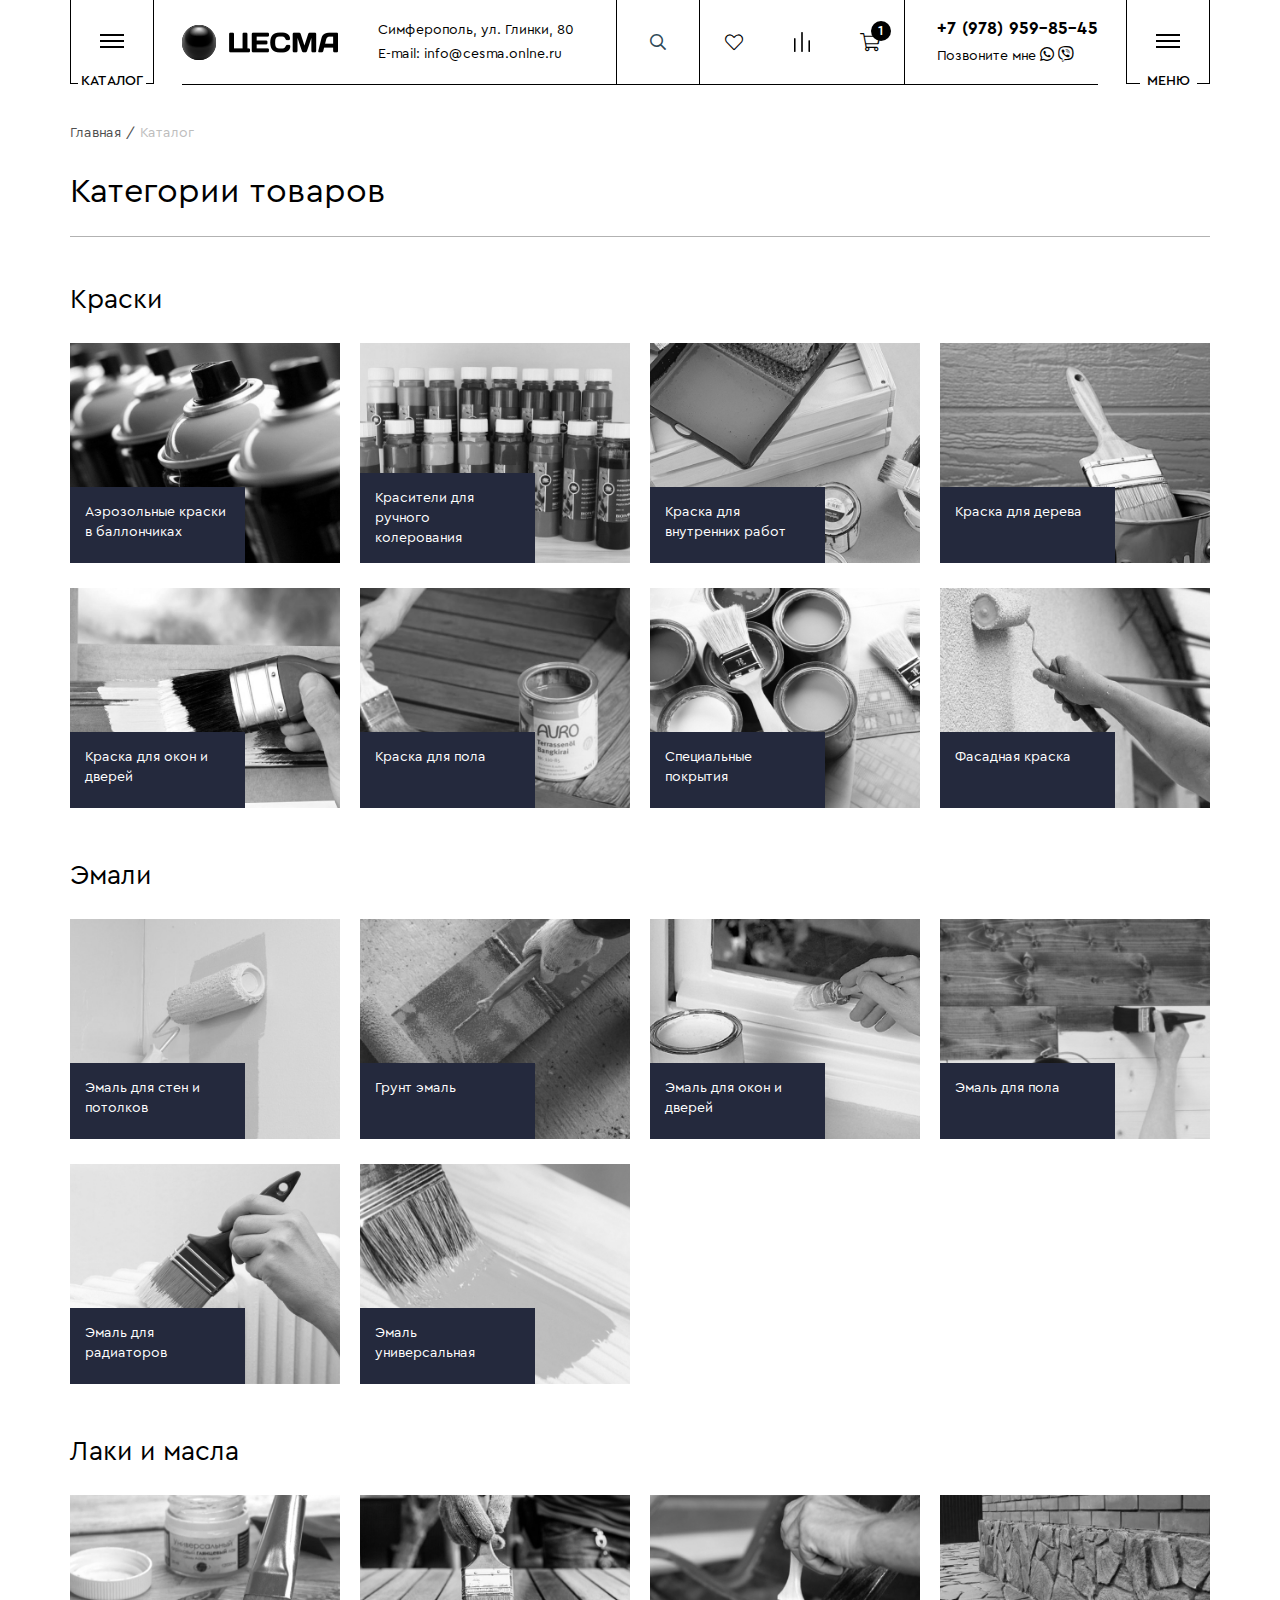
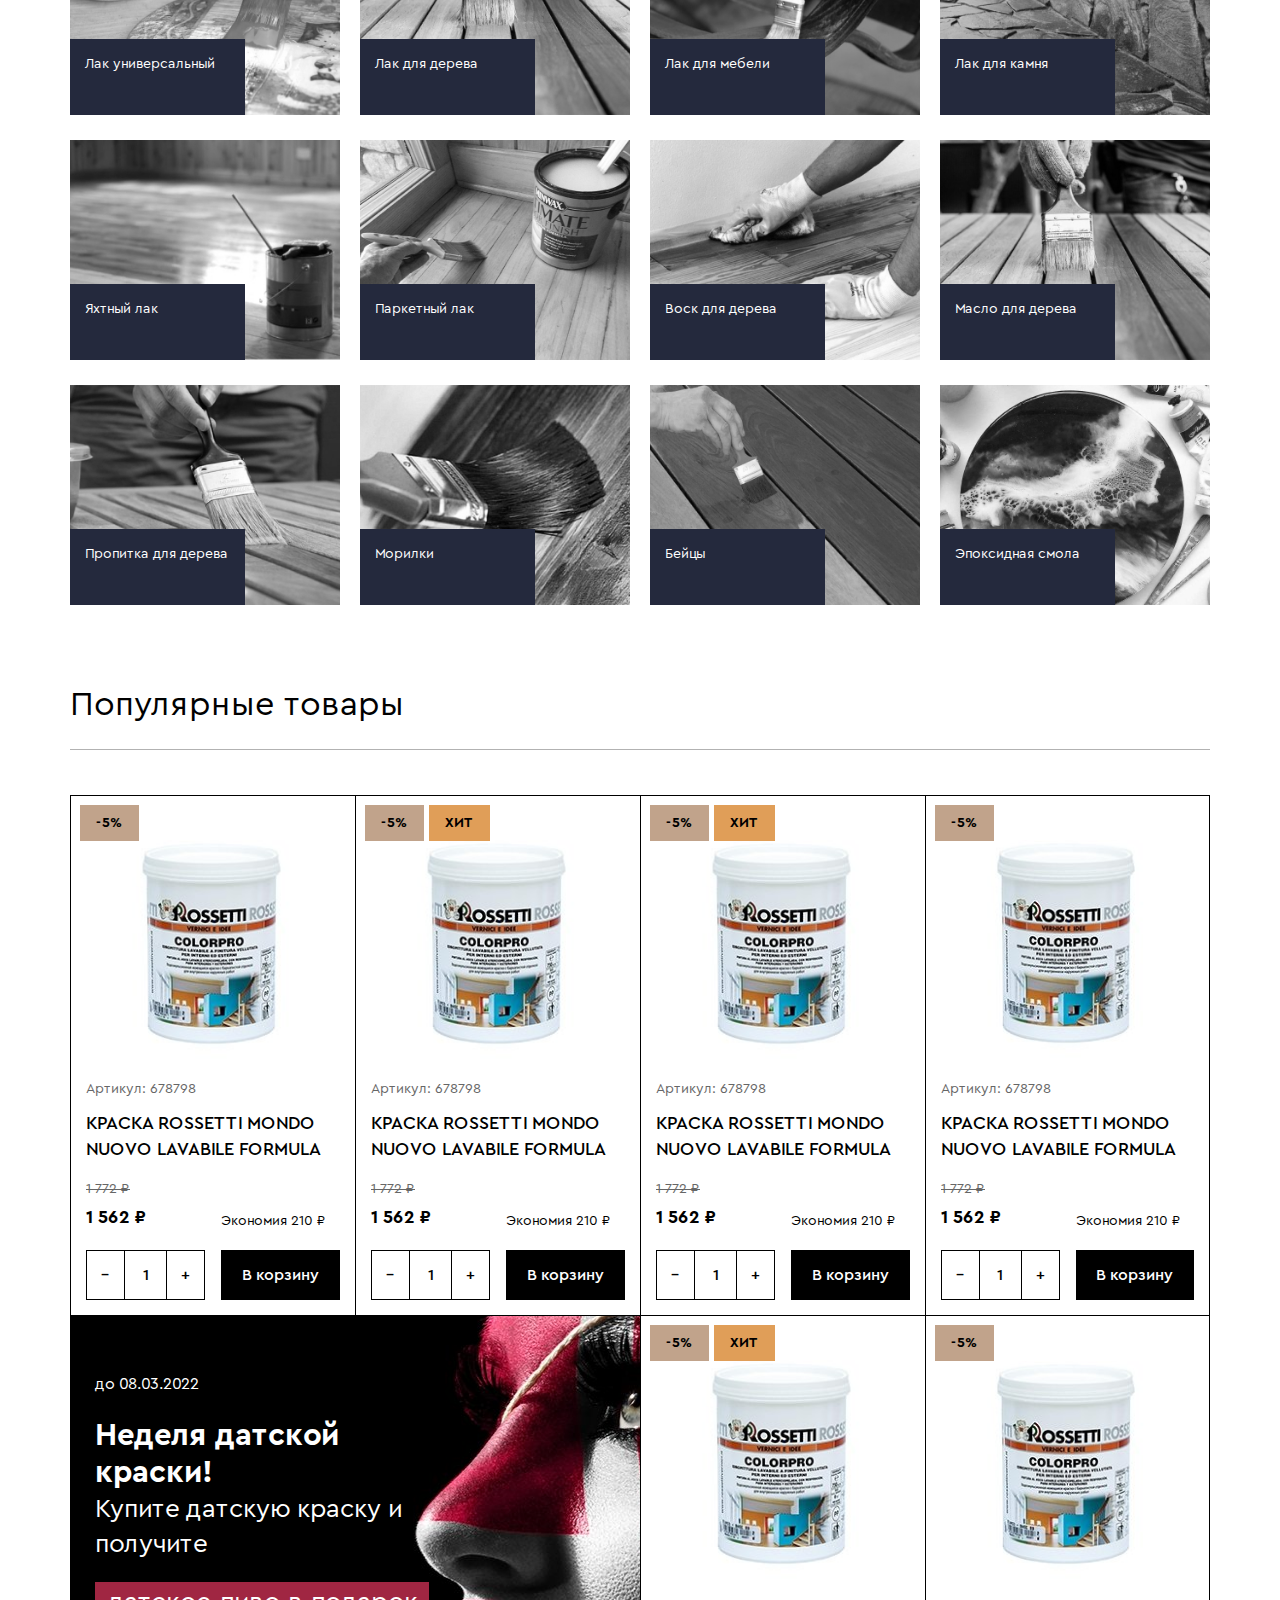
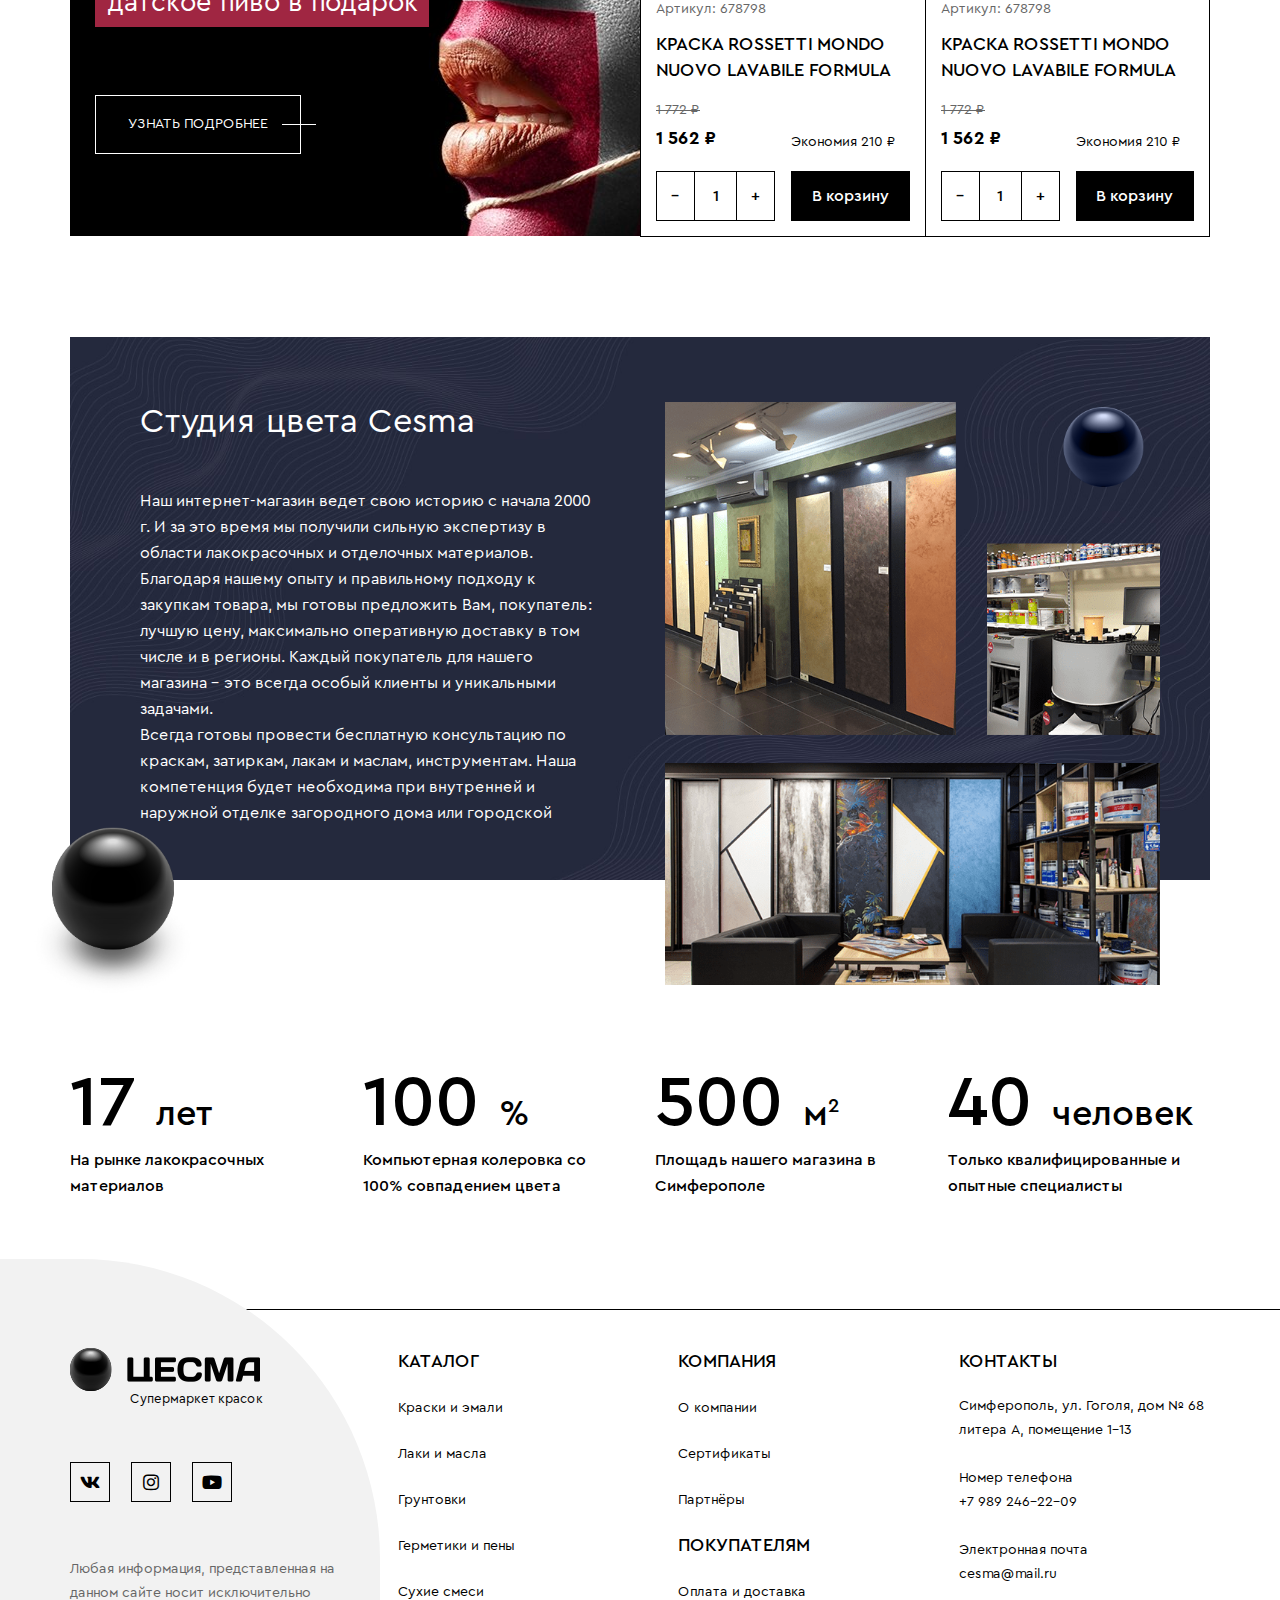
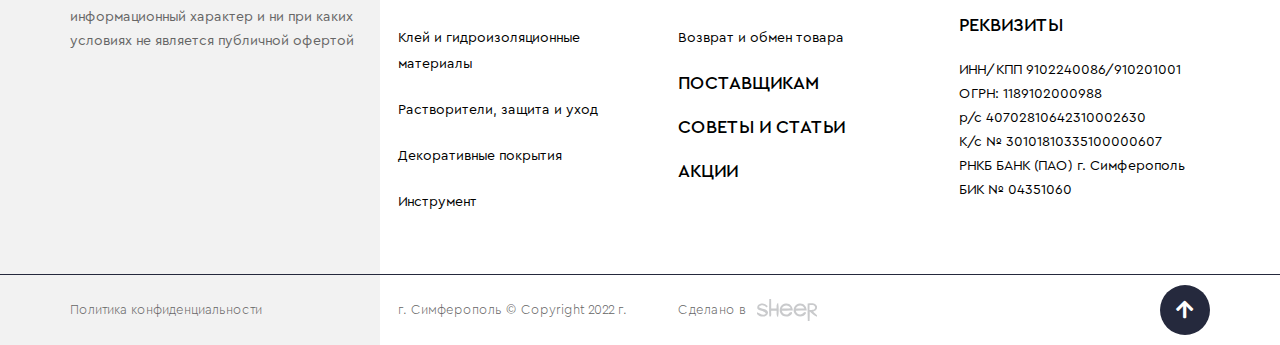
<file: categories-2.html>
<!DOCTYPE html>
<!--[if lt IE 7]><html lang="ru" class="lt-ie9 lt-ie8 lt-ie7"><![endif]-->
<!--[if IE 7]><html lang="ru" class="lt-ie9 lt-ie8"><![endif]-->
<!--[if IE 8]><html lang="ru" class="lt-ie9"><![endif]-->
<!--[if gt IE 8]><!-->
<html lang="ru">
<!--<![endif]-->
<head>
	<meta charset="utf-8" />
	<title>Заголовок</title>
	<meta name="description" content="" />
	<meta http-equiv="X-UA-Compatible" content="IE=edge" />
	<meta name="viewport" content="width=device-width, initial-scale=1.0" />
	<meta name="format-detection" content="telephone=no" />
	<link rel="shortcut icon" href="favicon.png" />
	<link rel="stylesheet" href="libs/bootstrap/bootstrap-grid.css" />
	<link rel="stylesheet" href="libs/fontawesome-free-5.12.0-web/css/all.min.css" />
	<link rel="stylesheet" href="libs/fancybox/jquery.fancybox.css" />
	<link rel="stylesheet" href="libs/slick-1.5.9/slick/slick.css" />
	<link rel="stylesheet" href="libs/slick-1.5.9/slick/slick-theme.css" />
	<link rel="stylesheet" href="libs/ion.rangeSlider-master/css/ion.rangeSlider.min.css" />
	<link rel="stylesheet" href="css/fonts.css" />
	<link rel="stylesheet" href="css/main.css?ver=1.5" />
	<link rel="stylesheet" href="css/media.css?ver=1.5" />
</head>
<body>

	<div class="wrapper">

		<a href="#modal-help" class="help-fixed default fancybox">
			<img src="img/help1.png" alt="alt">
			<span class="help-fixed__title">НЕ НАШЛИ НУЖНЫЙ ТОВАР?</span>
			<span>Спросите <br>у малыша Йоды либо оставьте заявку на доставку</span>
		</a>

		<header class="header">
			<div class="container">
				<div class="header__wrap">
					<div class="btn-sandwich btn-sandwich_catalog">
						<span class="sandwich">
							<span class="sw-topper"></span>
							<span class="sw-bottom"></span>
							<span class="sw-footer"></span>
						</span>
						<div class="btn-sandwich__text">каталог</div>
					</div>
					<div class="header-content">
						<div class="header__main">
							<a href="#" class="logo">
								<img src="img/logo.png" alt="alt">
							</a>
							<div class="header__contacts">
								<p>Симферополь, ул. Глинки, 80</p>
								<p>E-mail: info@cesma.onlne.ru</p>
							</div>
						</div>
						<div class="form-search">
							<form>
								<input type="text" placeholder="Поиск">
								<div class="search-btn"><i class="far fa-search"></i></div>
							</form>
						</div>
						<div class="buttons-header">
							<a href="#" class="btn-header"><i class="fal fa-heart"></i></a>
							<a href="#" class="btn-header"><img src="img/bars.png" alt="alt"></a>
							<a href="#" class="btn-header"><i class="fal fa-shopping-cart"></i><span>1</span></a>
						</div>
						<div class="callback-contacts">
							<a href="tel:+79789598545" class="phone-main">+7 (978) 959-85-45</a>
							<div>
								<a href="#callback" class="link-simple">Позвоните мне</a>
								<a href="#"><i class="fab fa-whatsapp"></i></a>
								<a href="#"><i class="fab fa-viber"></i></a>
							</div>
						</div>
					</div>
					<div class="btn-sandwich btn-sandwich_menu">
						<span class="sandwich">
							<span class="sw-topper"></span>
							<span class="sw-bottom"></span>
							<span class="sw-footer"></span>
						</span>
						<div class="btn-sandwich__text">меню</div>
					</div>
					<div class="catalog-dropdown">
						<div class="row">
							<div class="col-lg-3">
								<ul class="menu-catalog">
									<li class="active">
										<a href="#">Краски</a>
										<div class="content-dropdown" style="display: block;">
											<div class="row">
												<div class="col-lg">
													<ul class="submenu-dropdown">
														<li>
															<a href="#">Краска для внутренних работ</a>
															<ul>
																<li><a href="#">Краска для потолка</a></li>
																<li><a href="#">Краска для радиаторов</a></li>
																<li><a href="#">Краска для стен и потолков</a></li>
															</ul>
														</li>
													</ul>
													<ul class="submenu-dropdown">
														<li><a href="#">Аэрозольные краски в баллончиках</a></li>
														<li><a href="#">Красители для ручного колерования</a></li>
														<li><a href="#">Краска для дерева</a></li>
														<li><a href="#">Краска для окон и дверей</a></li>
														<li><a href="#">Краска для пола</a></li>
														<li><a href="#">Фасадная краска</a></li>
													</ul>
												</div>
												<div class="col-lg">
													<ul class="submenu-dropdown">
														<li>
															<a href="#">Специальные покрытия</a>
															<ul>
																<li><a href="#">Краска для ванны</a></li>
																<li><a href="#">Краска для яхт и лодок</a></li>
																<li><a href="#">Термостойкая краска</a></li>
																<li><a href="#">Флуоресцентная краска</a></li>
																<li><a href="#">Краска для бассейна</a></li>
																<li><a href="#">Грифельная краска</a></li>
																<li><a href="#">Магнитная краска</a></li>
																<li><a href="#">Маркерная краска</a></li>
															</ul>
														</li>
													</ul>
												</div>
												<div class="col__image-dropdown">
													<div class="content-dropdown__image">
														<img src="img/menu1.jpg" alt="alt">
													</div>
												</div>
											</div>
										</div>
									</li>
									<li>
										<a href="#">Эмали</a>
										<div class="content-dropdown">
											<div class="row">
												<div class="col-lg">
													<ul class="submenu-dropdown">
														<li>
															<a href="#">Краска для внутренних работ</a>
															<ul>
																<li><a href="#">Краска для потолка</a></li>
																<li><a href="#">Краска для стен и потолков</a></li>
															</ul>
														</li>
													</ul>
													<ul class="submenu-dropdown">
														<li><a href="#">Аэрозольные краски в баллончиках</a></li>
														<li><a href="#">Красители для ручного колерования</a></li>
														<li><a href="#">Краска для дерева</a></li>
													</ul>
												</div>
												<div class="col-lg">
													<ul class="submenu-dropdown">
														<li>
															<a href="#">Специальные покрытия</a>
															<ul>
																<li><a href="#">Краска для ванны</a></li>
																<li><a href="#">Краска для яхт и лодок</a></li>
																<li><a href="#">Термостойкая краска</a></li>
																<li><a href="#">Грифельная краска</a></li>
																<li><a href="#">Магнитная краска</a></li>
																<li><a href="#">Маркерная краска</a></li>
															</ul>
														</li>
													</ul>
												</div>
												<div class="col__image-dropdown">
													<div class="content-dropdown__image">
														<img src="img/menu1.jpg" alt="alt">
													</div>
												</div>
											</div>
										</div>
									</li>
									<li>
										<a href="#">Лаки и масла</a>
										<div class="content-dropdown">
											<div class="row">
												<div class="col-lg">
													<ul class="submenu-dropdown">
														<li>
															<a href="#">Краска для внутренних работ</a>
															<ul>
																<li><a href="#">Краска для радиаторов</a></li>
																<li><a href="#">Краска для стен и потолков</a></li>
															</ul>
														</li>
													</ul>
													<ul class="submenu-dropdown">
														<li><a href="#">Фасадная краска</a></li>
													</ul>
												</div>
												<div class="col-lg">
													<ul class="submenu-dropdown">
														<li>
															<a href="#">Специальные покрытия</a>
															<ul>
																<li><a href="#">Грифельная краска</a></li>
																<li><a href="#">Магнитная краска</a></li>
																<li><a href="#">Маркерная краска</a></li>
															</ul>
														</li>
													</ul>
												</div>
												<div class="col__image-dropdown">
													<div class="content-dropdown__image">
														<img src="img/menu1.jpg" alt="alt">
													</div>
												</div>
											</div>
										</div>
									</li>
									<li>
										<a href="#">Грунтовки</a>
										<div class="content-dropdown">
											<div class="row">
												<div class="col-lg">
													<ul class="submenu-dropdown">
														<li>
															<a href="#">Краска для внутренних работ</a>
															<ul>
																<li><a href="#">Краска для потолка</a></li>
																<li><a href="#">Краска для стен и потолков</a></li>
															</ul>
														</li>
													</ul>
													<ul class="submenu-dropdown">
														<li><a href="#">Красители для ручного колерования</a></li>
														<li><a href="#">Краска для дерева</a></li>
														<li><a href="#">Краска для окон и дверей</a></li>
														<li><a href="#">Краска для пола</a></li>
														<li><a href="#">Фасадная краска</a></li>
													</ul>
												</div>
												<div class="col-lg">
													<ul class="submenu-dropdown">
														<li>
															<a href="#">Специальные покрытия</a>
															<ul>
																<li><a href="#">Краска для яхт и лодок</a></li>
																<li><a href="#">Термостойкая краска</a></li>
																<li><a href="#">Флуоресцентная краска</a></li>
																<li><a href="#">Краска для бассейна</a></li>
																<li><a href="#">Грифельная краска</a></li>
																<li><a href="#">Магнитная краска</a></li>
																<li><a href="#">Маркерная краска</a></li>
															</ul>
														</li>
													</ul>
												</div>
												<div class="col__image-dropdown">
													<div class="content-dropdown__image">
														<img src="img/menu1.jpg" alt="alt">
													</div>
												</div>
											</div>
										</div>
									</li>
									<li>
										<a href="#">Герметики и пены</a>
										<div class="content-dropdown">
											<div class="row">
												<div class="col-lg">
													<ul class="submenu-dropdown">
														<li>
															<a href="#">Краска для внутренних работ</a>
															<ul>
																<li><a href="#">Краска для стен и потолков</a></li>
															</ul>
														</li>
													</ul>
													<ul class="submenu-dropdown">
														<li><a href="#">Аэрозольные краски в баллончиках</a></li>
														<li><a href="#">Красители для ручного колерования</a></li>
														<li><a href="#">Краска для дерева</a></li>
														<li><a href="#">Краска для окон и дверей</a></li>
														<li><a href="#">Краска для пола</a></li>
														<li><a href="#">Фасадная краска</a></li>
													</ul>
												</div>
												<div class="col-lg">
													<ul class="submenu-dropdown">
														<li>
															<a href="#">Специальные покрытия</a>
															<ul>
																<li><a href="#">Краска для ванны</a></li>
																<li><a href="#">Краска для яхт и лодок</a></li>
																<li><a href="#">Термостойкая краска</a></li>
																<li><a href="#">Маркерная краска</a></li>
															</ul>
														</li>
													</ul>
												</div>
												<div class="col__image-dropdown">
													<div class="content-dropdown__image">
														<img src="img/menu1.jpg" alt="alt">
													</div>
												</div>
											</div>
										</div>
									</li>
									<li>
										<a href="#">Клей и гидроизоляционные материалы</a>
										<div class="content-dropdown">
											<div class="row">
												<div class="col-lg">
													<ul class="submenu-dropdown">
														<li>
															<a href="#">Краска для внутренних работ</a>
															<ul>
																<li><a href="#">Краска для потолка</a></li>
																<li><a href="#">Краска для радиаторов</a></li>
																<li><a href="#">Краска для стен и потолков</a></li>
															</ul>
														</li>
													</ul>
													<ul class="submenu-dropdown">
														<li><a href="#">Краска для дерева</a></li>
														<li><a href="#">Краска для окон и дверей</a></li>
														<li><a href="#">Краска для пола</a></li>
														<li><a href="#">Фасадная краска</a></li>
													</ul>
												</div>
												<div class="col-lg">
													<ul class="submenu-dropdown">
														<li>
															<a href="#">Специальные покрытия</a>
															<ul>
																<li><a href="#">Краска для ванны</a></li>
																<li><a href="#">Краска для яхт и лодок</a></li>
																<li><a href="#">Термостойкая краска</a></li>
																<li><a href="#">Грифельная краска</a></li>
																<li><a href="#">Магнитная краска</a></li>
																<li><a href="#">Маркерная краска</a></li>
															</ul>
														</li>
													</ul>
												</div>
												<div class="col__image-dropdown">
													<div class="content-dropdown__image">
														<img src="img/menu1.jpg" alt="alt">
													</div>
												</div>
											</div>
										</div>
									</li>
									<li>
										<a href="#">Сухие смеси</a>
										<div class="content-dropdown">
											<div class="row">
												<div class="col-lg">
													<ul class="submenu-dropdown">
														<li>
															<a href="#">Краска для внутренних работ</a>
															<ul>
																<li><a href="#">Краска для потолка</a></li>
																<li><a href="#">Краска для радиаторов</a></li>
																<li><a href="#">Краска для стен и потолков</a></li>
															</ul>
														</li>
													</ul>
													<ul class="submenu-dropdown">
														<li><a href="#">Аэрозольные краски в баллончиках</a></li>
														<li><a href="#">Краска для дерева</a></li>
														<li><a href="#">Краска для пола</a></li>
														<li><a href="#">Фасадная краска</a></li>
													</ul>
												</div>
												<div class="col-lg">
													<ul class="submenu-dropdown">
														<li>
															<a href="#">Специальные покрытия</a>
															<ul>
																<li><a href="#">Краска для ванны</a></li>
																<li><a href="#">Краска для яхт и лодок</a></li>
																<li><a href="#">Термостойкая краска</a></li>
																<li><a href="#">Флуоресцентная краска</a></li>
																<li><a href="#">Краска для бассейна</a></li>
																<li><a href="#">Грифельная краска</a></li>
																<li><a href="#">Магнитная краска</a></li>
																<li><a href="#">Маркерная краска</a></li>
															</ul>
														</li>
													</ul>
												</div>
												<div class="col__image-dropdown">
													<div class="content-dropdown__image">
														<img src="img/menu1.jpg" alt="alt">
													</div>
												</div>
											</div>
										</div>
									</li>
									<li>
										<a href="#">Растворители, защита и уход</a>
										<div class="content-dropdown">
											<div class="row">
												<div class="col-lg">
													<ul class="submenu-dropdown">
														<li>
															<a href="#">Краска для внутренних работ</a>
															<ul>
																<li><a href="#">Краска для потолка</a></li>
																<li><a href="#">Краска для радиаторов</a></li>
																<li><a href="#">Краска для стен и потолков</a></li>
															</ul>
														</li>
													</ul>
													<ul class="submenu-dropdown">
														<li><a href="#">Краска для окон и дверей</a></li>
														<li><a href="#">Краска для пола</a></li>
														<li><a href="#">Фасадная краска</a></li>
													</ul>
												</div>
												<div class="col-lg">
													<ul class="submenu-dropdown">
														<li>
															<a href="#">Специальные покрытия</a>
															<ul>
																<li><a href="#">Краска для ванны</a></li>
																<li><a href="#">Краска для яхт и лодок</a></li>
																<li><a href="#">Термостойкая краска</a></li>
																<li><a href="#">Флуоресцентная краска</a></li>
																<li><a href="#">Краска для бассейна</a></li>
																<li><a href="#">Грифельная краска</a></li>
																<li><a href="#">Магнитная краска</a></li>
																<li><a href="#">Маркерная краска</a></li>
															</ul>
														</li>
													</ul>
												</div>
												<div class="col__image-dropdown">
													<div class="content-dropdown__image">
														<img src="img/menu1.jpg" alt="alt">
													</div>
												</div>
											</div>
										</div>
									</li>
									<li>
										<a href="#">Декоративные покрытия</a>
										<div class="content-dropdown">
											<div class="row">
												<div class="col-lg">
													<ul class="submenu-dropdown">
														<li>
															<a href="#">Краска для внутренних работ</a>
															<ul>
																<li><a href="#">Краска для потолка</a></li>
																<li><a href="#">Краска для радиаторов</a></li>
																<li><a href="#">Краска для стен и потолков</a></li>
															</ul>
														</li>
													</ul>
													<ul class="submenu-dropdown">
														<li><a href="#">Аэрозольные краски в баллончиках</a></li>
														<li><a href="#">Краска для пола</a></li>
														<li><a href="#">Фасадная краска</a></li>
													</ul>
												</div>
												<div class="col-lg">
													<ul class="submenu-dropdown">
														<li>
															<a href="#">Специальные покрытия</a>
															<ul>
																<li><a href="#">Краска для ванны</a></li>
																<li><a href="#">Краска для яхт и лодок</a></li>
																<li><a href="#">Термостойкая краска</a></li>
																<li><a href="#">Флуоресцентная краска</a></li>
																<li><a href="#">Краска для бассейна</a></li>
																<li><a href="#">Грифельная краска</a></li>
																<li><a href="#">Маркерная краска</a></li>
															</ul>
														</li>
													</ul>
												</div>
												<div class="col__image-dropdown">
													<div class="content-dropdown__image">
														<img src="img/menu1.jpg" alt="alt">
													</div>
												</div>
											</div>
										</div>
									</li>
									<li>
										<a href="#">Инструмент</a>
										<div class="content-dropdown">
											<div class="row">
												<div class="col-lg">
													<ul class="submenu-dropdown">
														<li>
															<a href="#">Краска для внутренних работ</a>
															<ul>
																<li><a href="#">Краска для потолка</a></li>
																<li><a href="#">Краска для радиаторов</a></li>
																<li><a href="#">Краска для стен и потолков</a></li>
															</ul>
														</li>
													</ul>
													<ul class="submenu-dropdown">
														<li><a href="#">Аэрозольные краски в баллончиках</a></li>
														<li><a href="#">Красители для ручного колерования</a></li>
														<li><a href="#">Краска для дерева</a></li>
														<li><a href="#">Краска для окон и дверей</a></li>
														<li><a href="#">Фасадная краска</a></li>
													</ul>
												</div>
												<div class="col-lg">
													<ul class="submenu-dropdown">
														<li>
															<a href="#">Специальные покрытия</a>
															<ul>
																<li><a href="#">Краска для ванны</a></li>
																<li><a href="#">Флуоресцентная краска</a></li>
																<li><a href="#">Краска для бассейна</a></li>
																<li><a href="#">Грифельная краска</a></li>
																<li><a href="#">Магнитная краска</a></li>
																<li><a href="#">Маркерная краска</a></li>
															</ul>
														</li>
													</ul>
												</div>
												<div class="col__image-dropdown">
													<div class="content-dropdown__image">
														<img src="img/menu1.jpg" alt="alt">
													</div>
												</div>
											</div>
										</div>
									</li>
								</ul>
							</div>
						</div>
					</div>
				</div>
			</div>
		</header>

		<section class="catalog-page catalog-page_main">
			<div class="container">
				<ul class="breadcrumbs">
					<li><a href="#">Главная</a></li>
					<li>Каталог</li>
				</ul>
				<h1 class="title-section">Категории товаров</h1>
				<div class="title-block">Краски</div>
				<div class="row row_categories">
					<div class="col-xl-3 col-lg-4 col-md-6">
						<a href="#" class="unit-category">
							<img src="img/category1.jpg" alt="alt">
							<span class="unit-category__title">Аэрозольные краски в баллончиках</span>
						</a>
					</div>
					<div class="col-xl-3 col-lg-4 col-md-6">
						<a href="#" class="unit-category">
							<img src="img/category2.jpg" alt="alt">
							<span class="unit-category__title">Красители для ручного колерования</span>
						</a>
					</div>
					<div class="col-xl-3 col-lg-4 col-md-6">
						<a href="#" class="unit-category">
							<img src="img/category3.jpg" alt="alt">
							<span class="unit-category__title">Краска для внутренних работ</span>
						</a>
					</div>
					<div class="col-xl-3 col-lg-4 col-md-6">
						<a href="#" class="unit-category">
							<img src="img/category4.jpg" alt="alt">
							<span class="unit-category__title">Краска для дерева</span>
						</a>
					</div>
					<div class="col-xl-3 col-lg-4 col-md-6">
						<a href="#" class="unit-category">
							<img src="img/category5.jpg" alt="alt">
							<span class="unit-category__title">Краска для окон и дверей</span>
						</a>
					</div>
					<div class="col-xl-3 col-lg-4 col-md-6">
						<a href="#" class="unit-category">
							<img src="img/category6.jpg" alt="alt">
							<span class="unit-category__title">Краска для пола</span>
						</a>
					</div>
					<div class="col-xl-3 col-lg-4 col-md-6">
						<a href="#" class="unit-category">
							<img src="img/category7.jpg" alt="alt">
							<span class="unit-category__title">Специальные покрытия</span>
						</a>
					</div>
					<div class="col-xl-3 col-lg-4 col-md-6">
						<a href="#" class="unit-category">
							<img src="img/category8.jpg" alt="alt">
							<span class="unit-category__title">Фасадная краска</span>
						</a>
					</div>
				</div>
				<div class="title-block">Эмали</div>
				<div class="row row_categories">
					<div class="col-xl-3 col-lg-4 col-md-6">
						<a href="#" class="unit-category">
							<img src="img/category9.jpg" alt="alt">
							<span class="unit-category__title">Эмаль для стен и потолков</span>
						</a>
					</div>
					<div class="col-xl-3 col-lg-4 col-md-6">
						<a href="#" class="unit-category">
							<img src="img/category10.jpg" alt="alt">
							<span class="unit-category__title">Грунт эмаль</span>
						</a>
					</div>
					<div class="col-xl-3 col-lg-4 col-md-6">
						<a href="#" class="unit-category">
							<img src="img/category11.jpg" alt="alt">
							<span class="unit-category__title">Эмаль для окон и дверей</span>
						</a>
					</div>
					<div class="col-xl-3 col-lg-4 col-md-6">
						<a href="#" class="unit-category">
							<img src="img/category12.jpg" alt="alt">
							<span class="unit-category__title">Эмаль для пола</span>
						</a>
					</div>
					<div class="col-xl-3 col-lg-4 col-md-6">
						<a href="#" class="unit-category">
							<img src="img/category13.jpg" alt="alt">
							<span class="unit-category__title">Эмаль для радиаторов</span>
						</a>
					</div>
					<div class="col-xl-3 col-lg-4 col-md-6">
						<a href="#" class="unit-category">
							<img src="img/category14.jpg" alt="alt">
							<span class="unit-category__title">Эмаль универсальная</span>
						</a>
					</div>
				</div>
				<div class="title-block">Лаки и масла</div>
				<div class="row row_categories">
					<div class="col-xl-3 col-lg-4 col-md-6">
						<a href="#" class="unit-category">
							<img src="img/category15.jpg" alt="alt">
							<span class="unit-category__title">Лак универсальный</span>
						</a>
					</div>
					<div class="col-xl-3 col-lg-4 col-md-6">
						<a href="#" class="unit-category">
							<img src="img/category16.jpg" alt="alt">
							<span class="unit-category__title">Лак для дерева</span>
						</a>
					</div>
					<div class="col-xl-3 col-lg-4 col-md-6">
						<a href="#" class="unit-category">
							<img src="img/category17.jpg" alt="alt">
							<span class="unit-category__title">Лак для мебели</span>
						</a>
					</div>
					<div class="col-xl-3 col-lg-4 col-md-6">
						<a href="#" class="unit-category">
							<img src="img/category18.jpg" alt="alt">
							<span class="unit-category__title">Лак для камня</span>
						</a>
					</div>
					<div class="col-xl-3 col-lg-4 col-md-6">
						<a href="#" class="unit-category">
							<img src="img/category19.jpg" alt="alt">
							<span class="unit-category__title">Яхтный лак</span>
						</a>
					</div>
					<div class="col-xl-3 col-lg-4 col-md-6">
						<a href="#" class="unit-category">
							<img src="img/category20.jpg" alt="alt">
							<span class="unit-category__title">Паркетный лак</span>
						</a>
					</div>
					<div class="col-xl-3 col-lg-4 col-md-6">
						<a href="#" class="unit-category">
							<img src="img/category21.jpg" alt="alt">
							<span class="unit-category__title">Воск для дерева</span>
						</a>
					</div>
					<div class="col-xl-3 col-lg-4 col-md-6">
						<a href="#" class="unit-category">
							<img src="img/category22.jpg" alt="alt">
							<span class="unit-category__title">Масло для дерева</span>
						</a>
					</div>
					<div class="col-xl-3 col-lg-4 col-md-6">
						<a href="#" class="unit-category">
							<img src="img/category23.jpg" alt="alt">
							<span class="unit-category__title">Пропитка для дерева</span>
						</a>
					</div>
					<div class="col-xl-3 col-lg-4 col-md-6">
						<a href="#" class="unit-category">
							<img src="img/category24.jpg" alt="alt">
							<span class="unit-category__title">Морилки</span>
						</a>
					</div>
					<div class="col-xl-3 col-lg-4 col-md-6">
						<a href="#" class="unit-category">
							<img src="img/category25.jpg" alt="alt">
							<span class="unit-category__title">Бейцы</span>
						</a>
					</div>
					<div class="col-xl-3 col-lg-4 col-md-6">
						<a href="#" class="unit-category">
							<img src="img/category26.jpg" alt="alt">
							<span class="unit-category__title">Эпоксидная смола</span>
						</a>
					</div>
				</div>
			</div>
		</section>

		<section class="catalog">
			<div class="container">
				<h2 class="title-section">Популярные товары</h2>
			</div>
			<div class="container">
				<div class="row row_catalog">
					<div class="col-lg-3 col-md-6">
						<div class="item-catalog">
							<a href="#card-modal" class="btn-main btn-main_card fancybox">Быстрый просмотр</a>
							<ul class="status-list">
								<li>-5%</li>
							</ul>
							<a href="#" class="item-catalog__image">
								<img src="img/catalog1.jpg" alt="alt">
							</a>
							<div class="articul">Артикул: 678798</div>
							<a href="#" class="item-catalog__title">Краска Rossetti Mondo Nuovo Lavabile Formula</a>
							<div class="row align-items-end">
								<div class="col-6">
									<div class="old-price">1 772 ₽</div>
									<div class="price-main">1 562 ₽</div>
								</div>
								<div class="col-6">
									<div class="price-descr">Экономия 210 ₽</div>
								</div>
							</div>
							<div class="row">
								<div class="col-6">
									<div class="quantity">
										<div class="quantity-button quantity-down">–</div>
										<input type="number" min="1" step="1" value="1">
										<div class="quantity-button quantity-up">+</div>
									</div>
								</div>
								<div class="col-6">
									<a href="#" class="btn-main">В корзину</a>
								</div>
							</div>
						</div>
					</div>
					<div class="col-lg-3 col-md-6">
						<div class="item-catalog">
							<a href="#card-modal" class="btn-main btn-main_card fancybox">Быстрый просмотр</a>
							<ul class="status-list">
								<li>-5%</li>
								<li class="hit">ХИТ</li>
							</ul>
							<a href="#" class="item-catalog__image">
								<img src="img/catalog1.jpg" alt="alt">
							</a>
							<div class="articul">Артикул: 678798</div>
							<a href="#" class="item-catalog__title">Краска Rossetti Mondo Nuovo Lavabile Formula</a>
							<div class="row align-items-end">
								<div class="col-6">
									<div class="old-price">1 772 ₽</div>
									<div class="price-main">1 562 ₽</div>
								</div>
								<div class="col-6">
									<div class="price-descr">Экономия 210 ₽</div>
								</div>
							</div>
							<div class="row">
								<div class="col-6">
									<div class="quantity">
										<div class="quantity-button quantity-down">–</div>
										<input type="number" min="1" step="1" value="1">
										<div class="quantity-button quantity-up">+</div>
									</div>
								</div>
								<div class="col-6">
									<a href="#" class="btn-main">В корзину</a>
								</div>
							</div>
						</div>
					</div>
					<div class="col-lg-3 col-md-6">
						<div class="item-catalog">
							<a href="#card-modal" class="btn-main btn-main_card fancybox">Быстрый просмотр</a>
							<ul class="status-list">
								<li>-5%</li>
								<li class="hit">ХИТ</li>
							</ul>
							<a href="#" class="item-catalog__image">
								<img src="img/catalog1.jpg" alt="alt">
							</a>
							<div class="articul">Артикул: 678798</div>
							<a href="#" class="item-catalog__title">Краска Rossetti Mondo Nuovo Lavabile Formula</a>
							<div class="row align-items-end">
								<div class="col-6">
									<div class="old-price">1 772 ₽</div>
									<div class="price-main">1 562 ₽</div>
								</div>
								<div class="col-6">
									<div class="price-descr">Экономия 210 ₽</div>
								</div>
							</div>
							<div class="row">
								<div class="col-6">
									<div class="quantity">
										<div class="quantity-button quantity-down">–</div>
										<input type="number" min="1" step="1" value="1">
										<div class="quantity-button quantity-up">+</div>
									</div>
								</div>
								<div class="col-6">
									<a href="#" class="btn-main">В корзину</a>
								</div>
							</div>
						</div>
					</div>
					<div class="col-lg-3 col-md-6">
						<div class="item-catalog">
							<a href="#card-modal" class="btn-main btn-main_card fancybox">Быстрый просмотр</a>
							<ul class="status-list">
								<li>-5%</li>
							</ul>
							<a href="#" class="item-catalog__image">
								<img src="img/catalog1.jpg" alt="alt">
							</a>
							<div class="articul">Артикул: 678798</div>
							<a href="#" class="item-catalog__title">Краска Rossetti Mondo Nuovo Lavabile Formula</a>
							<div class="row align-items-end">
								<div class="col-6">
									<div class="old-price">1 772 ₽</div>
									<div class="price-main">1 562 ₽</div>
								</div>
								<div class="col-6">
									<div class="price-descr">Экономия 210 ₽</div>
								</div>
							</div>
							<div class="row">
								<div class="col-6">
									<div class="quantity">
										<div class="quantity-button quantity-down">–</div>
										<input type="number" min="1" step="1" value="1">
										<div class="quantity-button quantity-up">+</div>
									</div>
								</div>
								<div class="col-6">
									<a href="#" class="btn-main">В корзину</a>
								</div>
							</div>
						</div>
					</div>
				</div>
				<div class="row row_min">
					<div class="col-lg-6">
						<div class="offer-block offer-block_2">
							<div class="offer-block__date">до 08.03.2022</div>
							<div class="offer-block__title"><strong>Неделя датской краски!</strong> Купите датскую краску и получите</div>
							<div class="offer-block__descr">датское пиво в подарок</div>
							<br>
							<a href="#" class="btn-page">Узнать подробнее</a>
						</div>
					</div>
					<div class="col-lg-6">
						<div class="row row_min">
							<div class="col-lg-6 col-md-6">
								<div class="item-catalog">
									<a href="#card-modal" class="btn-main btn-main_card fancybox">Быстрый просмотр</a>
									<ul class="status-list">
										<li>-5%</li>
										<li class="hit">ХИТ</li>
									</ul>
									<a href="#" class="item-catalog__image">
										<img src="img/catalog1.jpg" alt="alt">
									</a>
									<div class="articul">Артикул: 678798</div>
									<a href="#" class="item-catalog__title">Краска Rossetti Mondo Nuovo Lavabile Formula</a>
									<div class="row align-items-end">
										<div class="col-6">
											<div class="old-price">1 772 ₽</div>
											<div class="price-main">1 562 ₽</div>
										</div>
										<div class="col-6">
											<div class="price-descr">Экономия 210 ₽</div>
										</div>
									</div>
									<div class="row">
										<div class="col-6">
											<div class="quantity">
												<div class="quantity-button quantity-down">–</div>
												<input type="number" min="1" step="1" value="1">
												<div class="quantity-button quantity-up">+</div>
											</div>
										</div>
										<div class="col-6">
											<a href="#" class="btn-main">В корзину</a>
										</div>
									</div>
								</div>
							</div>
							<div class="col-lg-6 col-md-6">
								<div class="item-catalog">
									<a href="#card-modal" class="btn-main btn-main_card fancybox">Быстрый просмотр</a>
									<ul class="status-list">
										<li>-5%</li>
									</ul>
									<a href="#" class="item-catalog__image">
										<img src="img/catalog1.jpg" alt="alt">
									</a>
									<div class="articul">Артикул: 678798</div>
									<a href="#" class="item-catalog__title">Краска Rossetti Mondo Nuovo Lavabile Formula</a>
									<div class="row align-items-end">
										<div class="col-6">
											<div class="old-price">1 772 ₽</div>
											<div class="price-main">1 562 ₽</div>
										</div>
										<div class="col-6">
											<div class="price-descr">Экономия 210 ₽</div>
										</div>
									</div>
									<div class="row">
										<div class="col-6">
											<div class="quantity">
												<div class="quantity-button quantity-down">–</div>
												<input type="number" min="1" step="1" value="1">
												<div class="quantity-button quantity-up">+</div>
											</div>
										</div>
										<div class="col-6">
											<a href="#" class="btn-main">В корзину</a>
										</div>
									</div>
								</div>
							</div>
						</div>
					</div>
				</div>
			</div>
		</section>

		<section class="about">
			<div class="container">
				<div class="about-block">
					<div class="row">
						<div class="col-lg-6">
							<h2 class="title-section">Студия цвета Cesma</h2>
							<div class="text-about">
								<p>Наш интернет-магазин ведет свою историю с начала 2000 г. И за это время мы получили сильную экспертизу в области лакокрасочных и отделочных материалов. Благодаря нашему опыту и правильному подходу к закупкам товара, мы готовы предложить Вам, покупатель: лучшую цену, максимально оперативную доставку в том числе и в регионы. Каждый покупатель для нашего магазина – это всегда особый клиенты и уникальными задачами.</p>
								<p>Всегда готовы провести бесплатную консультацию по краскам, затиркам, лакам и маслам, инструментам. Наша компетенция будет необходима при внутренней и наружной отделке загородного дома или городской квартиры. </p>
								<p>Наш интернет-магазин ведет свою историю с начала 2000 г. И за это время мы получили сильную экспертизу в области лакокрасочных и отделочных материалов. Благодаря нашему опыту и правильному подходу к закупкам товара, мы готовы предложить Вам, покупатель: лучшую цену, максимально оперативную доставку в том числе и в регионы. Каждый покупатель для нашего магазина – это всегда особый клиенты и уникальными задачами.</p>
								<p>Наш интернет-магазин ведет свою историю с начала 2000 г. И за это время мы получили сильную экспертизу в области лакокрасочных и отделочных материалов. Благодаря нашему опыту и правильному подходу к закупкам товара, мы готовы предложить Вам, покупатель: лучшую цену, максимально оперативную доставку в том числе и в регионы. Каждый покупатель для нашего магазина – это всегда особый клиенты и уникальными задачами.</p>
								<p>Всегда готовы провести бесплатную консультацию по краскам, затиркам, лакам и маслам, инструментам. Наша компетенция будет необходима при внутренней и наружной отделке загородного дома или городской квартиры. </p>
								<p>Наш интернет-магазин ведет свою историю с начала 2000 г. И за это время мы получили сильную экспертизу в области лакокрасочных и отделочных материалов. Благодаря нашему опыту и правильному подходу к закупкам товара, мы готовы предложить Вам, покупатель: лучшую цену, максимально оперативную доставку в том числе и в регионы. Каждый покупатель для нашего магазина – это всегда особый клиенты и уникальными задачами.</p>
							</div>
						</div>
						<div class="col-lg-6">
							<div class="images-about">
								<img src="img/images_about.png" alt="alt">
							</div>
						</div>
					</div>
				</div>
				<div class="row">
					<div class="col-lg-3 col-6">
						<div class="item-number">
							<div class="item-number__title">17 <span>лет</span></div>
							<p>На рынке лакокрасочных материалов</p>
						</div>
					</div>
					<div class="col-lg-3 col-6">
						<div class="item-number">
							<div class="item-number__title">100 <span>%</span></div>
							<p>Компьютерная колеровка со 100% совпадением цвета</p>
						</div>
					</div>
					<div class="col-lg-3 col-6">
						<div class="item-number">
							<div class="item-number__title">500  <span>м<sup>2</sup></span></div>
							<p>Площадь нашего магазина в Симферополе</p>
						</div>
					</div>
					<div class="col-lg-3 col-6">
						<div class="item-number">
							<div class="item-number__title">40 <span>человек</span></div>
							<p>Только квалифицированные и опытные специалисты</p>
						</div>
					</div>
				</div>
			</div>
		</section>

		<footer class="footer">
			<div class="container container__footer">
				<div class="row">
					<div class="col_footer">
						<a href="#" class="logo">
							<img src="img/logo2.png" alt="alt">
						</a>
						<div class="logo-descr">Супермаркет красок</div>
						<ul class="social-list">
							<li><a href="#"><i class="fab fa-vk"></i></a></li>
							<li><a href="#"><i class="fab fa-instagram"></i></a></li>
							<li><a href="#"><i class="fab fa-youtube"></i></a></li>
						</ul>
						<div class="text-footer">Любая информация, представленная на данном сайте носит исключительно информационный характер и ни при каких условиях не является публичной офертой</div>
					</div>
					<div class="col-lg">
						<div class="footer__title footer__title_mob">КАТАЛОГ <i class="fal fa-plus"></i></div>
						<div class="footer__content">
							<ul class="footer__nav">
								<li><a href="#">Краски и эмали</a></li>
								<li><a href="#">Лаки и масла</a></li>
								<li><a href="#">Грунтовки</a></li>
								<li><a href="#">Герметики и пены</a></li>
								<li><a href="#">Сухие смеси</a></li>
								<li><a href="#">Клей и гидроизоляционные материалы</a></li>
								<li><a href="#">Растворители, защита и уход</a></li>
								<li><a href="#">Декоративные покрытия</a></li>
								<li><a href="#">Инструмент</a></li>
							</ul>
						</div>
					</div>
					<div class="col-lg">
						<div class="footer__title footer__title_mob">КОМПАНИЯ <i class="fal fa-plus"></i></div>
						<div class="footer__content">
							<ul class="footer__nav">
								<li><a href="#">О компании</a></li>
								<li><a href="#">Сертификаты</a></li>
								<li><a href="#">Партнёры</a></li>
							</ul>
						</div>
						<div class="footer__title footer__title_mob">ПОКУПАТЕЛЯМ <i class="fal fa-plus"></i></div>
						<div class="footer__content">
							<ul class="footer__nav">
								<li><a href="#">Оплата и доставка</a></li>
								<li><a href="#">Возврат и обмен товара</a></li>
							</ul>
						</div>
						<ul>
							<li><a href="#" class="footer__title">ПОСТАВЩИКАМ</a></li>
							<li><a href="#" class="footer__title">советы и статьи</a></li>
							<li><a href="#" class="footer__title">акции</a></li>
						</ul>
					</div>
					<div class="col-lg">
						<div class="footer__title footer__title_mob">КОНТАКТЫ <i class="fal fa-plus"></i></div>
						<div class="footer__content">
							<div class="footer__contacts">
								<p>Симферополь, ул. Гоголя, дом № 68 <br>литера А, помещение 1-13</p>
								<br>
								<p>Номер телефона <br><a href="tel:+79892462209">+7 989 246-22-09</a></p>
								<br>
								<p>Электронная почта <br><a href="mailto:cesma@mail.ru">cesma@mail.ru</a></p>
							</div>
						</div>
						<br>
						<div class="footer__title footer__title_mob">реквизиты <i class="fal fa-plus"></i></div>
						<div class="footer__content">
							<div class="footer__contacts">
								<p>ИНН/КПП 9102240086/910201001</p>
								<p>ОГРН: 1189102000988</p>
								<p>р/с 40702810642310002630</p>
								<p>К/с № 30101810335100000607</p>
								<p>РНКБ БАНК (ПАО) г. Симферополь</p>
								<p>БИК № 04351060</p>
							</div>
						</div>
					</div>
				</div>
			</div>
			<div class="footer__bottom">
				<div class="container">
					<div class="row">
						<div class="col_footer">
							<a href="#">Политика конфиденциальности</a>
						</div>
						<div class="col-lg">
							<p>г. Симферополь © Copyright 2022 г.</p>
						</div>
						<div class="col-lg">
							<div class="create">Сделано в <img src="img/copy.svg" alt="alt"></div>
						</div>
						<div class="col-lg">
							<a href="#" class="btn_top default"><i class="fa fa-arrow-up"></i></a>
						</div>
					</div>
				</div>
			</div>
		</footer>
		
	</div>

	<div id="card-modal" class="modal-block">
		<div class="modal-wrap">
			<div class="row">
				<div class="col-lg-2">
					<ul class="slider-nav">
						<li>
							<div class="slider-nav__item">
								<img src="img/slide_nav1.jpg" alt="alt">
							</div>
						</li>
						<li>
							<div class="slider-nav__item">
								<img src="img/slide_nav1.jpg" alt="alt">
							</div>
						</li>
						<li>
							<div class="slider-nav__item">
								<img src="img/slide_nav1.jpg" alt="alt">
							</div>
						</li>
						<li>
							<div class="slider-nav__item">
								<img src="img/slide_nav1.jpg" alt="alt">
							</div>
						</li>
					</ul>
				</div>
				<div class="col-lg-4 col_for">
					<ul class="slider-for">
						<li>
							<div class="slider-for__item">
								<img src="img/slide_for1.jpg" alt="alt">
							</div>
						</li>
						<li>
							<div class="slider-for__item">
								<img src="img/slide_for1.jpg" alt="alt">
							</div>
						</li>
						<li>
							<div class="slider-for__item">
								<img src="img/slide_for1.jpg" alt="alt">
							</div>
						</li>
						<li>
							<div class="slider-for__item">
								<img src="img/slide_for1.jpg" alt="alt">
							</div>
						</li>
					</ul>
				</div>
				<div class="col-xl-5 col-lg-6">
					<div class="articul">Артикул: 678798</div>
					<div class="title-modal">Краска Rossetti Mondo Nuovo Lavabile Formula</div>
					<div class="feature-item">Тип ЛКМ <span>Краска</span></div>
					<div class="feature-item">Тип работ <span>Внутренних работ, Наружных работ</span></div>
					<div class="feature-item">Объект применения <span>Стен, Террасы, Фасадов, Цоколя</span></div>
					<div class="feature-item">Материал обработки <span>ДВП, ДСП, OSB (ОСБ), Штукатурка</span></div>
					<div class="types-wrap">
						<div class="item-type">
							<label>
								<input type="radio" checked="checked" name="type" />
								<span>1 л</span>
							</label>
						</div>
						<div class="item-type">
							<label>
								<input type="radio" name="type" />
								<span>2 л</span>
							</label>
						</div>
						<div class="item-type">
							<label>
								<input type="radio" name="type" />
								<span>5 л</span>
							</label>
						</div>
					</div>
					<div class="prices-card">
						<div class="old-price">1 772 ₽</div>
						<div class="price-main">1 562 ₽</div>
					</div>
					<div class="buttons-card">
						<div class="row">
							<div class="col-6">
								<div class="quantity">
									<div class="quantity-button quantity-down">–</div>
									<input type="number" min="1" step="1" value="1">
									<div class="quantity-button quantity-up">+</div>
								</div>
							</div>
							<div class="col-6">
								<a href="#" class="btn-main">В корзину</a>
							</div>
						</div>
						<a href="#" class="btn-page">больше информации о товаре</a>
					</div>
				</div>
			</div>
		</div>
	</div>

	<div id="modal-help" class="modal-block">
		<div class="modal-main">
			<div class="row">
				<div class="col-lg-6">
					<div class="modal-main__content">
						<div class="title-form">Не нашли нужный товар?</div>
						<div class="descr-form">Напишите название товара и желаемую дату доставки. Мы сделаем все возможное</div>
						<form>
							<div class="item-input">
								<input type="text" placeholder="+7 (__) ___-__-__" class="input-phone" required="required">
							</div>
							<div class="item-input">
								<textarea placeholder="Сообщение"></textarea>
							</div>
							<button class="btn-main">Запросить  товар</button>
						</form>
					</div>
				</div>
				<div class="col-lg-6">
					<div class="image-modal">
						<img src="img/img_modal1.jpg" alt="alt">
					</div>
				</div>
			</div>
		</div>
	</div>

	<!--[if lt IE 9]>
	<script src="libs/html5shiv/es5-shim.min.js"></script>
	<script src="libs/html5shiv/html5shiv.min.js"></script>
	<script src="libs/html5shiv/html5shiv-printshiv.min.js"></script>
	<script src="libs/respond/respond.min.js"></script>
<![endif]-->
<script src="libs/jquery/jquery-1.11.1.min.js"></script>
<script src="libs/jquery-mousewheel/jquery.mousewheel.min.js"></script>
<script src="libs/fancybox/jquery.fancybox.pack.js"></script>
<script src="libs/slick-1.5.9/slick/slick.min.js"></script>
<script src="libs/scroll2id/PageScroll2id.min.js"></script>
<script src="libs/mask/jquery.maskedinput.js"></script>
<script src="libs/ion.rangeSlider-master/js/ion.rangeSlider.min.js"></script>
<script src="libs/jQueryFormStyler-master/jquery.formstyler.min.js"></script>
<script src="js/common.js?ver=1.5"></script>
<!-- Yandex.Metrika counter --><!-- /Yandex.Metrika counter -->
<!-- Google Analytics counter --><!-- /Google Analytics counter -->
</body>
</html>
</file>
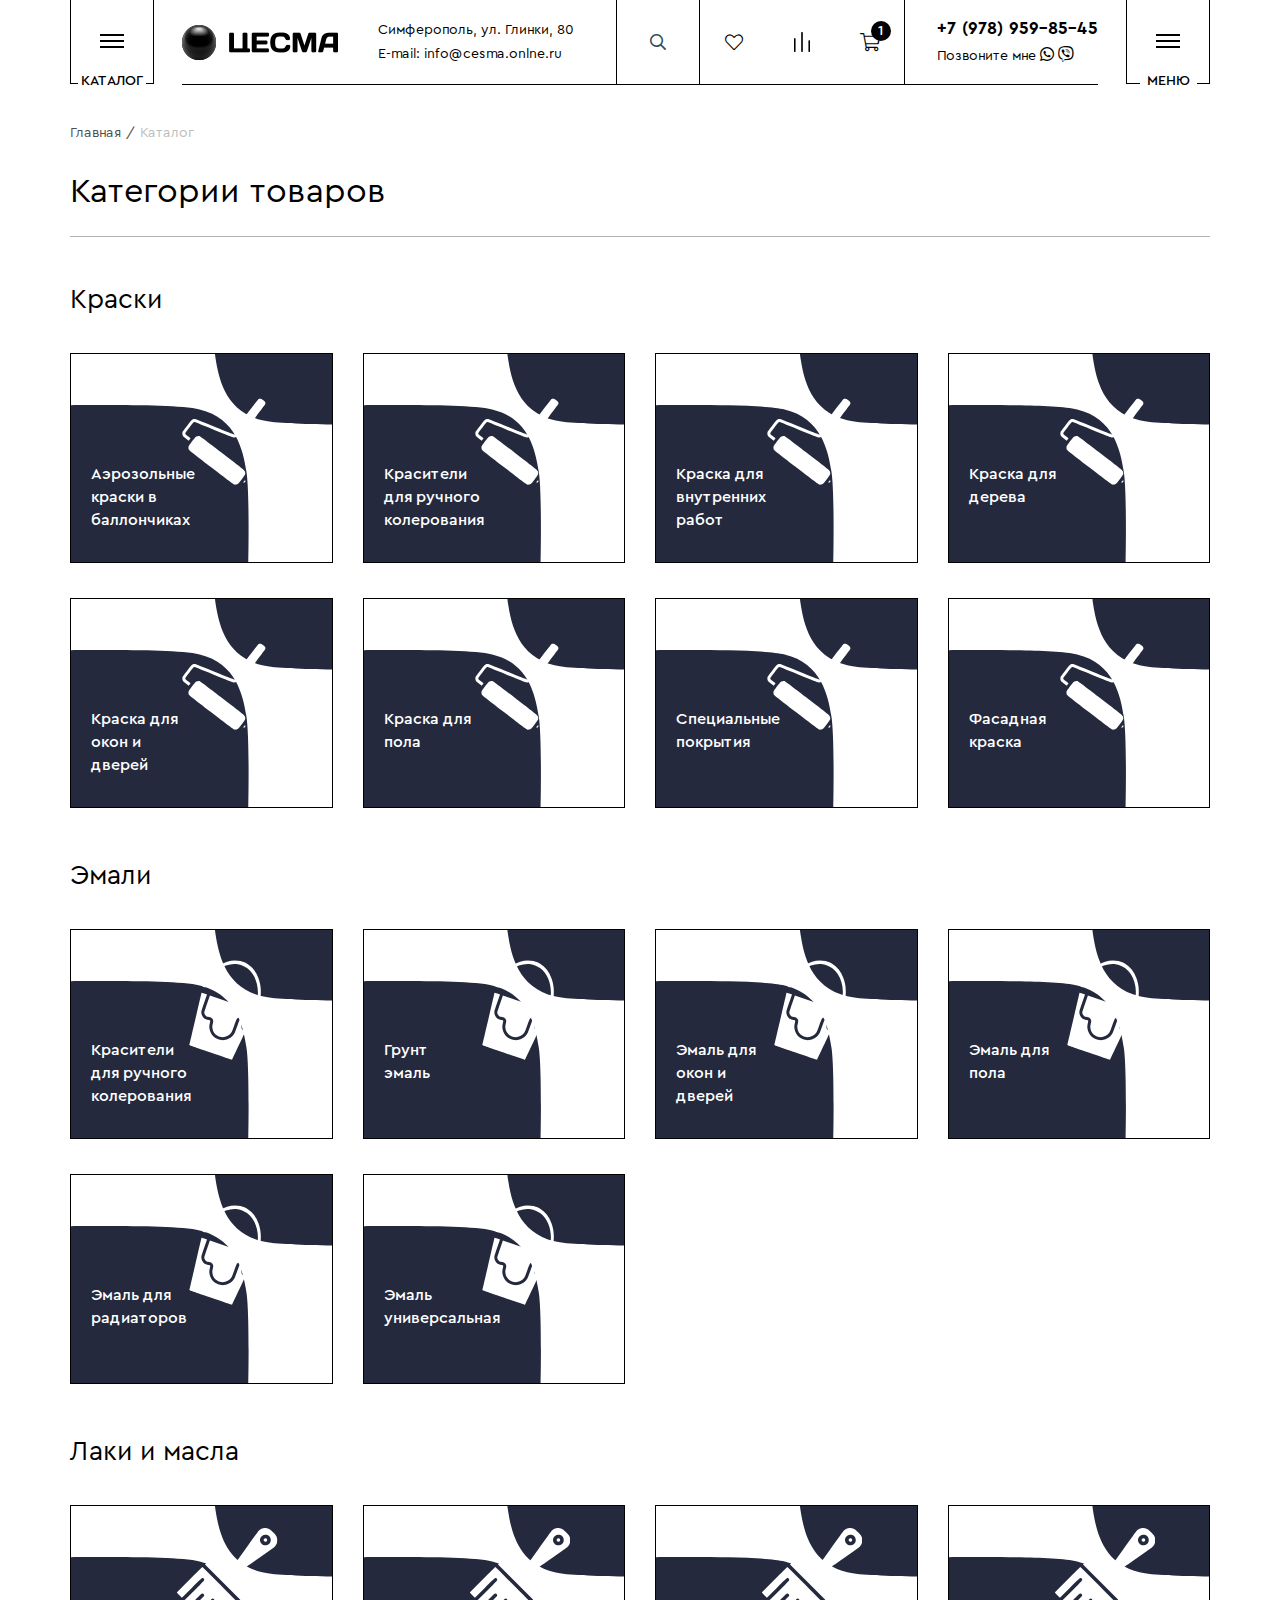
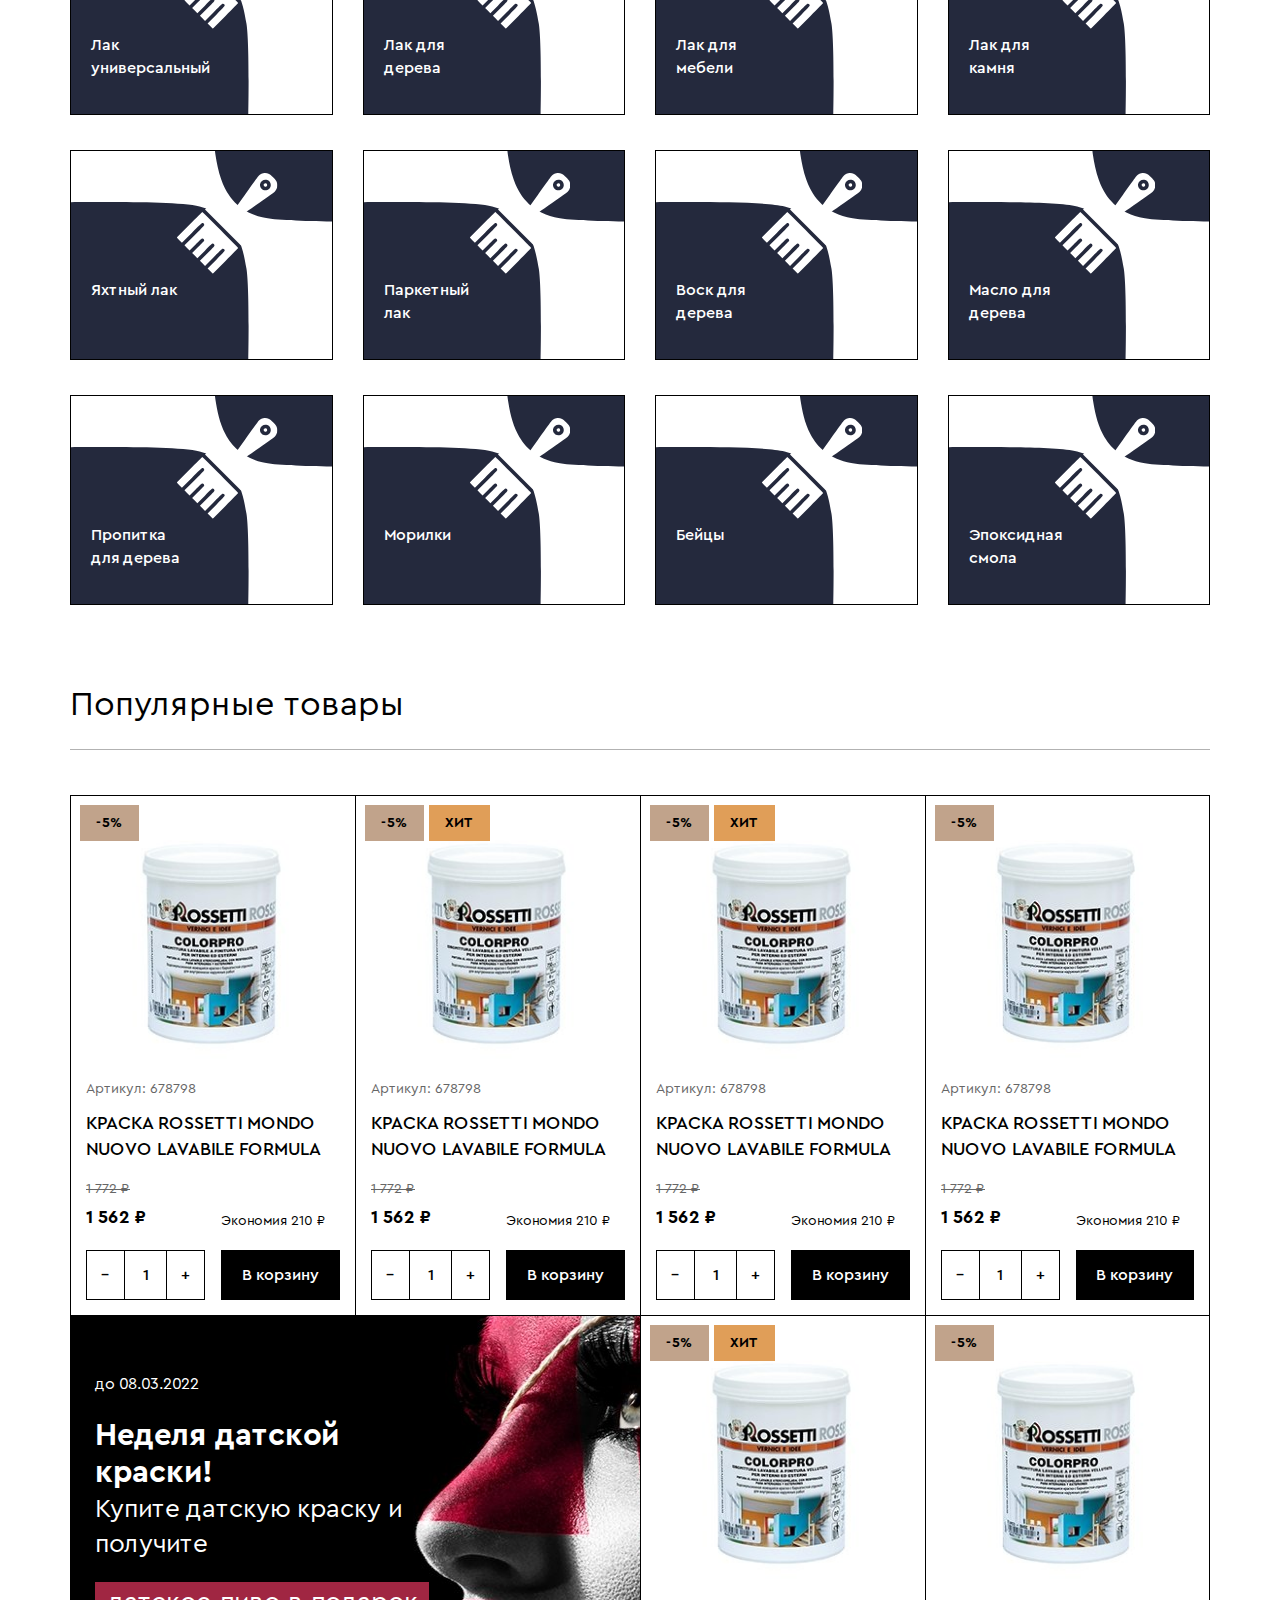
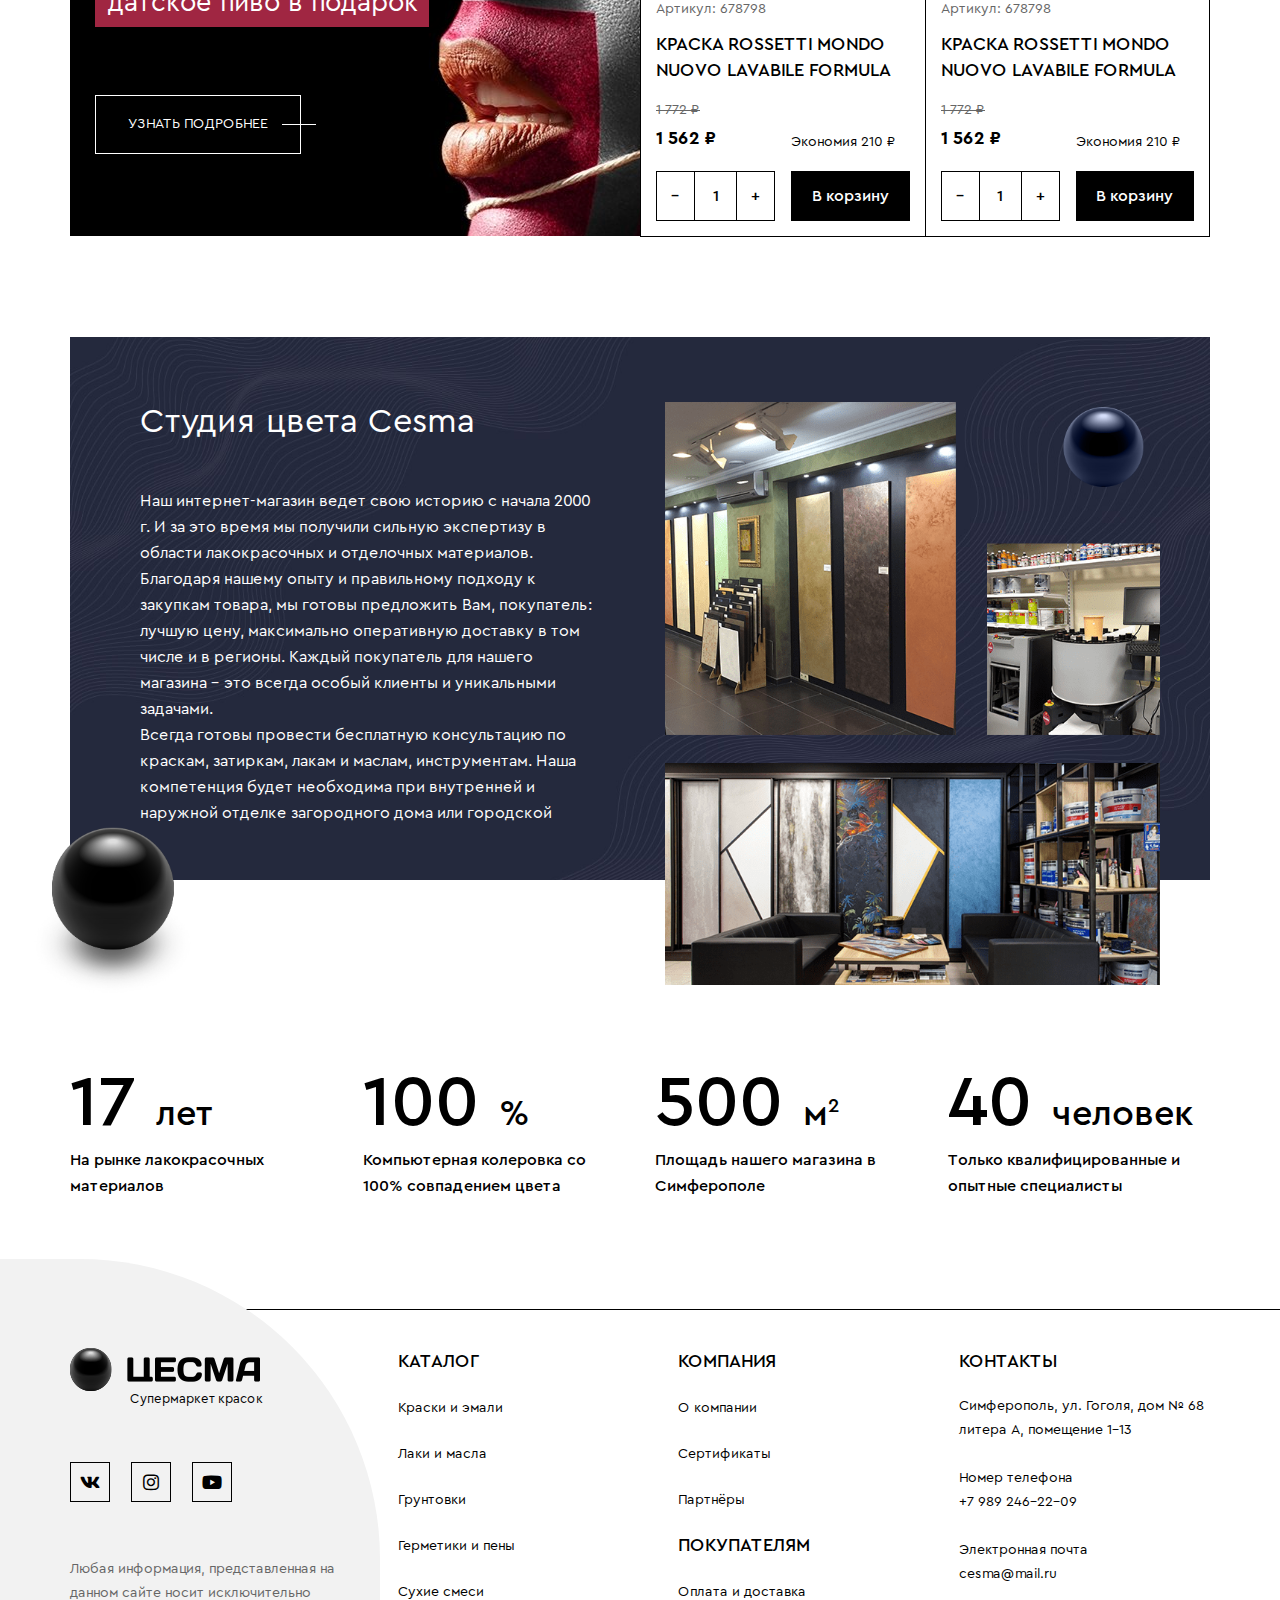
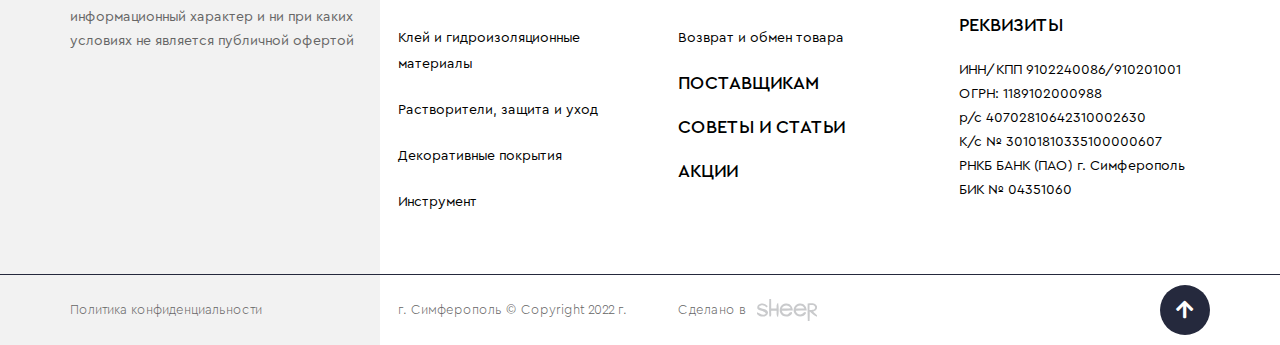
<file: categories.html>
<!DOCTYPE html>
<!--[if lt IE 7]><html lang="ru" class="lt-ie9 lt-ie8 lt-ie7"><![endif]-->
<!--[if IE 7]><html lang="ru" class="lt-ie9 lt-ie8"><![endif]-->
<!--[if IE 8]><html lang="ru" class="lt-ie9"><![endif]-->
<!--[if gt IE 8]><!-->
<html lang="ru">
<!--<![endif]-->
<head>
	<meta charset="utf-8" />
	<title>Заголовок</title>
	<meta name="description" content="" />
	<meta http-equiv="X-UA-Compatible" content="IE=edge" />
	<meta name="viewport" content="width=device-width, initial-scale=1.0" />
	<meta name="format-detection" content="telephone=no" />
	<link rel="shortcut icon" href="favicon.png" />
	<link rel="stylesheet" href="libs/bootstrap/bootstrap-grid.css" />
	<link rel="stylesheet" href="libs/fontawesome-free-5.12.0-web/css/all.min.css" />
	<link rel="stylesheet" href="libs/fancybox/jquery.fancybox.css" />
	<link rel="stylesheet" href="libs/slick-1.5.9/slick/slick.css" />
	<link rel="stylesheet" href="libs/slick-1.5.9/slick/slick-theme.css" />
	<link rel="stylesheet" href="libs/ion.rangeSlider-master/css/ion.rangeSlider.min.css" />
	<link rel="stylesheet" href="css/fonts.css" />
	<link rel="stylesheet" href="css/main.css?ver=1.4" />
	<link rel="stylesheet" href="css/media.css?ver=1.4" />
</head>
<body>

	<div class="wrapper">

		<a href="#modal-help" class="help-fixed default fancybox">
			<img src="img/help1.png" alt="alt">
			<span class="help-fixed__title">НЕ НАШЛИ НУЖНЫЙ ТОВАР?</span>
			<span>Спросите <br>у малыша Йоды либо оставьте заявку на доставку</span>
		</a>

		<header class="header">
			<div class="container">
				<div class="header__wrap">
					<div class="btn-sandwich btn-sandwich_catalog">
						<span class="sandwich">
							<span class="sw-topper"></span>
							<span class="sw-bottom"></span>
							<span class="sw-footer"></span>
						</span>
						<div class="btn-sandwich__text">каталог</div>
					</div>
					<div class="header-content">
						<div class="header__main">
							<a href="#" class="logo">
								<img src="img/logo.png" alt="alt">
							</a>
							<div class="header__contacts">
								<p>Симферополь, ул. Глинки, 80</p>
								<p>E-mail: info@cesma.onlne.ru</p>
							</div>
						</div>
						<div class="form-search">
							<form>
								<input type="text" placeholder="Поиск">
								<div class="search-btn"><i class="far fa-search"></i></div>
							</form>
						</div>
						<div class="buttons-header">
							<a href="#" class="btn-header"><i class="fal fa-heart"></i></a>
							<a href="#" class="btn-header"><img src="img/bars.png" alt="alt"></a>
							<a href="#" class="btn-header"><i class="fal fa-shopping-cart"></i><span>1</span></a>
						</div>
						<div class="callback-contacts">
							<a href="tel:+79789598545" class="phone-main">+7 (978) 959-85-45</a>
							<div>
								<a href="#callback" class="link-simple">Позвоните мне</a>
								<a href="#"><i class="fab fa-whatsapp"></i></a>
								<a href="#"><i class="fab fa-viber"></i></a>
							</div>
						</div>
					</div>
					<div class="btn-sandwich btn-sandwich_menu">
						<span class="sandwich">
							<span class="sw-topper"></span>
							<span class="sw-bottom"></span>
							<span class="sw-footer"></span>
						</span>
						<div class="btn-sandwich__text">меню</div>
					</div>
					<div class="catalog-dropdown">
						<div class="row">
							<div class="col-lg-3">
								<ul class="menu-catalog">
									<li class="active">
										<a href="#">Краски</a>
										<div class="content-dropdown" style="display: block;">
											<div class="row">
												<div class="col-lg">
													<ul class="submenu-dropdown">
														<li>
															<a href="#">Краска для внутренних работ</a>
															<ul>
																<li><a href="#">Краска для потолка</a></li>
																<li><a href="#">Краска для радиаторов</a></li>
																<li><a href="#">Краска для стен и потолков</a></li>
															</ul>
														</li>
													</ul>
													<ul class="submenu-dropdown">
														<li><a href="#">Аэрозольные краски в баллончиках</a></li>
														<li><a href="#">Красители для ручного колерования</a></li>
														<li><a href="#">Краска для дерева</a></li>
														<li><a href="#">Краска для окон и дверей</a></li>
														<li><a href="#">Краска для пола</a></li>
														<li><a href="#">Фасадная краска</a></li>
													</ul>
												</div>
												<div class="col-lg">
													<ul class="submenu-dropdown">
														<li>
															<a href="#">Специальные покрытия</a>
															<ul>
																<li><a href="#">Краска для ванны</a></li>
																<li><a href="#">Краска для яхт и лодок</a></li>
																<li><a href="#">Термостойкая краска</a></li>
																<li><a href="#">Флуоресцентная краска</a></li>
																<li><a href="#">Краска для бассейна</a></li>
																<li><a href="#">Грифельная краска</a></li>
																<li><a href="#">Магнитная краска</a></li>
																<li><a href="#">Маркерная краска</a></li>
															</ul>
														</li>
													</ul>
												</div>
												<div class="col__image-dropdown">
													<div class="content-dropdown__image">
														<img src="img/menu1.jpg" alt="alt">
													</div>
												</div>
											</div>
										</div>
									</li>
									<li>
										<a href="#">Эмали</a>
										<div class="content-dropdown">
											<div class="row">
												<div class="col-lg">
													<ul class="submenu-dropdown">
														<li>
															<a href="#">Краска для внутренних работ</a>
															<ul>
																<li><a href="#">Краска для потолка</a></li>
																<li><a href="#">Краска для стен и потолков</a></li>
															</ul>
														</li>
													</ul>
													<ul class="submenu-dropdown">
														<li><a href="#">Аэрозольные краски в баллончиках</a></li>
														<li><a href="#">Красители для ручного колерования</a></li>
														<li><a href="#">Краска для дерева</a></li>
													</ul>
												</div>
												<div class="col-lg">
													<ul class="submenu-dropdown">
														<li>
															<a href="#">Специальные покрытия</a>
															<ul>
																<li><a href="#">Краска для ванны</a></li>
																<li><a href="#">Краска для яхт и лодок</a></li>
																<li><a href="#">Термостойкая краска</a></li>
																<li><a href="#">Грифельная краска</a></li>
																<li><a href="#">Магнитная краска</a></li>
																<li><a href="#">Маркерная краска</a></li>
															</ul>
														</li>
													</ul>
												</div>
												<div class="col__image-dropdown">
													<div class="content-dropdown__image">
														<img src="img/menu1.jpg" alt="alt">
													</div>
												</div>
											</div>
										</div>
									</li>
									<li>
										<a href="#">Лаки и масла</a>
										<div class="content-dropdown">
											<div class="row">
												<div class="col-lg">
													<ul class="submenu-dropdown">
														<li>
															<a href="#">Краска для внутренних работ</a>
															<ul>
																<li><a href="#">Краска для радиаторов</a></li>
																<li><a href="#">Краска для стен и потолков</a></li>
															</ul>
														</li>
													</ul>
													<ul class="submenu-dropdown">
														<li><a href="#">Фасадная краска</a></li>
													</ul>
												</div>
												<div class="col-lg">
													<ul class="submenu-dropdown">
														<li>
															<a href="#">Специальные покрытия</a>
															<ul>
																<li><a href="#">Грифельная краска</a></li>
																<li><a href="#">Магнитная краска</a></li>
																<li><a href="#">Маркерная краска</a></li>
															</ul>
														</li>
													</ul>
												</div>
												<div class="col__image-dropdown">
													<div class="content-dropdown__image">
														<img src="img/menu1.jpg" alt="alt">
													</div>
												</div>
											</div>
										</div>
									</li>
									<li>
										<a href="#">Грунтовки</a>
										<div class="content-dropdown">
											<div class="row">
												<div class="col-lg">
													<ul class="submenu-dropdown">
														<li>
															<a href="#">Краска для внутренних работ</a>
															<ul>
																<li><a href="#">Краска для потолка</a></li>
																<li><a href="#">Краска для стен и потолков</a></li>
															</ul>
														</li>
													</ul>
													<ul class="submenu-dropdown">
														<li><a href="#">Красители для ручного колерования</a></li>
														<li><a href="#">Краска для дерева</a></li>
														<li><a href="#">Краска для окон и дверей</a></li>
														<li><a href="#">Краска для пола</a></li>
														<li><a href="#">Фасадная краска</a></li>
													</ul>
												</div>
												<div class="col-lg">
													<ul class="submenu-dropdown">
														<li>
															<a href="#">Специальные покрытия</a>
															<ul>
																<li><a href="#">Краска для яхт и лодок</a></li>
																<li><a href="#">Термостойкая краска</a></li>
																<li><a href="#">Флуоресцентная краска</a></li>
																<li><a href="#">Краска для бассейна</a></li>
																<li><a href="#">Грифельная краска</a></li>
																<li><a href="#">Магнитная краска</a></li>
																<li><a href="#">Маркерная краска</a></li>
															</ul>
														</li>
													</ul>
												</div>
												<div class="col__image-dropdown">
													<div class="content-dropdown__image">
														<img src="img/menu1.jpg" alt="alt">
													</div>
												</div>
											</div>
										</div>
									</li>
									<li>
										<a href="#">Герметики и пены</a>
										<div class="content-dropdown">
											<div class="row">
												<div class="col-lg">
													<ul class="submenu-dropdown">
														<li>
															<a href="#">Краска для внутренних работ</a>
															<ul>
																<li><a href="#">Краска для стен и потолков</a></li>
															</ul>
														</li>
													</ul>
													<ul class="submenu-dropdown">
														<li><a href="#">Аэрозольные краски в баллончиках</a></li>
														<li><a href="#">Красители для ручного колерования</a></li>
														<li><a href="#">Краска для дерева</a></li>
														<li><a href="#">Краска для окон и дверей</a></li>
														<li><a href="#">Краска для пола</a></li>
														<li><a href="#">Фасадная краска</a></li>
													</ul>
												</div>
												<div class="col-lg">
													<ul class="submenu-dropdown">
														<li>
															<a href="#">Специальные покрытия</a>
															<ul>
																<li><a href="#">Краска для ванны</a></li>
																<li><a href="#">Краска для яхт и лодок</a></li>
																<li><a href="#">Термостойкая краска</a></li>
																<li><a href="#">Маркерная краска</a></li>
															</ul>
														</li>
													</ul>
												</div>
												<div class="col__image-dropdown">
													<div class="content-dropdown__image">
														<img src="img/menu1.jpg" alt="alt">
													</div>
												</div>
											</div>
										</div>
									</li>
									<li>
										<a href="#">Клей и гидроизоляционные материалы</a>
										<div class="content-dropdown">
											<div class="row">
												<div class="col-lg">
													<ul class="submenu-dropdown">
														<li>
															<a href="#">Краска для внутренних работ</a>
															<ul>
																<li><a href="#">Краска для потолка</a></li>
																<li><a href="#">Краска для радиаторов</a></li>
																<li><a href="#">Краска для стен и потолков</a></li>
															</ul>
														</li>
													</ul>
													<ul class="submenu-dropdown">
														<li><a href="#">Краска для дерева</a></li>
														<li><a href="#">Краска для окон и дверей</a></li>
														<li><a href="#">Краска для пола</a></li>
														<li><a href="#">Фасадная краска</a></li>
													</ul>
												</div>
												<div class="col-lg">
													<ul class="submenu-dropdown">
														<li>
															<a href="#">Специальные покрытия</a>
															<ul>
																<li><a href="#">Краска для ванны</a></li>
																<li><a href="#">Краска для яхт и лодок</a></li>
																<li><a href="#">Термостойкая краска</a></li>
																<li><a href="#">Грифельная краска</a></li>
																<li><a href="#">Магнитная краска</a></li>
																<li><a href="#">Маркерная краска</a></li>
															</ul>
														</li>
													</ul>
												</div>
												<div class="col__image-dropdown">
													<div class="content-dropdown__image">
														<img src="img/menu1.jpg" alt="alt">
													</div>
												</div>
											</div>
										</div>
									</li>
									<li>
										<a href="#">Сухие смеси</a>
										<div class="content-dropdown">
											<div class="row">
												<div class="col-lg">
													<ul class="submenu-dropdown">
														<li>
															<a href="#">Краска для внутренних работ</a>
															<ul>
																<li><a href="#">Краска для потолка</a></li>
																<li><a href="#">Краска для радиаторов</a></li>
																<li><a href="#">Краска для стен и потолков</a></li>
															</ul>
														</li>
													</ul>
													<ul class="submenu-dropdown">
														<li><a href="#">Аэрозольные краски в баллончиках</a></li>
														<li><a href="#">Краска для дерева</a></li>
														<li><a href="#">Краска для пола</a></li>
														<li><a href="#">Фасадная краска</a></li>
													</ul>
												</div>
												<div class="col-lg">
													<ul class="submenu-dropdown">
														<li>
															<a href="#">Специальные покрытия</a>
															<ul>
																<li><a href="#">Краска для ванны</a></li>
																<li><a href="#">Краска для яхт и лодок</a></li>
																<li><a href="#">Термостойкая краска</a></li>
																<li><a href="#">Флуоресцентная краска</a></li>
																<li><a href="#">Краска для бассейна</a></li>
																<li><a href="#">Грифельная краска</a></li>
																<li><a href="#">Магнитная краска</a></li>
																<li><a href="#">Маркерная краска</a></li>
															</ul>
														</li>
													</ul>
												</div>
												<div class="col__image-dropdown">
													<div class="content-dropdown__image">
														<img src="img/menu1.jpg" alt="alt">
													</div>
												</div>
											</div>
										</div>
									</li>
									<li>
										<a href="#">Растворители, защита и уход</a>
										<div class="content-dropdown">
											<div class="row">
												<div class="col-lg">
													<ul class="submenu-dropdown">
														<li>
															<a href="#">Краска для внутренних работ</a>
															<ul>
																<li><a href="#">Краска для потолка</a></li>
																<li><a href="#">Краска для радиаторов</a></li>
																<li><a href="#">Краска для стен и потолков</a></li>
															</ul>
														</li>
													</ul>
													<ul class="submenu-dropdown">
														<li><a href="#">Краска для окон и дверей</a></li>
														<li><a href="#">Краска для пола</a></li>
														<li><a href="#">Фасадная краска</a></li>
													</ul>
												</div>
												<div class="col-lg">
													<ul class="submenu-dropdown">
														<li>
															<a href="#">Специальные покрытия</a>
															<ul>
																<li><a href="#">Краска для ванны</a></li>
																<li><a href="#">Краска для яхт и лодок</a></li>
																<li><a href="#">Термостойкая краска</a></li>
																<li><a href="#">Флуоресцентная краска</a></li>
																<li><a href="#">Краска для бассейна</a></li>
																<li><a href="#">Грифельная краска</a></li>
																<li><a href="#">Магнитная краска</a></li>
																<li><a href="#">Маркерная краска</a></li>
															</ul>
														</li>
													</ul>
												</div>
												<div class="col__image-dropdown">
													<div class="content-dropdown__image">
														<img src="img/menu1.jpg" alt="alt">
													</div>
												</div>
											</div>
										</div>
									</li>
									<li>
										<a href="#">Декоративные покрытия</a>
										<div class="content-dropdown">
											<div class="row">
												<div class="col-lg">
													<ul class="submenu-dropdown">
														<li>
															<a href="#">Краска для внутренних работ</a>
															<ul>
																<li><a href="#">Краска для потолка</a></li>
																<li><a href="#">Краска для радиаторов</a></li>
																<li><a href="#">Краска для стен и потолков</a></li>
															</ul>
														</li>
													</ul>
													<ul class="submenu-dropdown">
														<li><a href="#">Аэрозольные краски в баллончиках</a></li>
														<li><a href="#">Краска для пола</a></li>
														<li><a href="#">Фасадная краска</a></li>
													</ul>
												</div>
												<div class="col-lg">
													<ul class="submenu-dropdown">
														<li>
															<a href="#">Специальные покрытия</a>
															<ul>
																<li><a href="#">Краска для ванны</a></li>
																<li><a href="#">Краска для яхт и лодок</a></li>
																<li><a href="#">Термостойкая краска</a></li>
																<li><a href="#">Флуоресцентная краска</a></li>
																<li><a href="#">Краска для бассейна</a></li>
																<li><a href="#">Грифельная краска</a></li>
																<li><a href="#">Маркерная краска</a></li>
															</ul>
														</li>
													</ul>
												</div>
												<div class="col__image-dropdown">
													<div class="content-dropdown__image">
														<img src="img/menu1.jpg" alt="alt">
													</div>
												</div>
											</div>
										</div>
									</li>
									<li>
										<a href="#">Инструмент</a>
										<div class="content-dropdown">
											<div class="row">
												<div class="col-lg">
													<ul class="submenu-dropdown">
														<li>
															<a href="#">Краска для внутренних работ</a>
															<ul>
																<li><a href="#">Краска для потолка</a></li>
																<li><a href="#">Краска для радиаторов</a></li>
																<li><a href="#">Краска для стен и потолков</a></li>
															</ul>
														</li>
													</ul>
													<ul class="submenu-dropdown">
														<li><a href="#">Аэрозольные краски в баллончиках</a></li>
														<li><a href="#">Красители для ручного колерования</a></li>
														<li><a href="#">Краска для дерева</a></li>
														<li><a href="#">Краска для окон и дверей</a></li>
														<li><a href="#">Фасадная краска</a></li>
													</ul>
												</div>
												<div class="col-lg">
													<ul class="submenu-dropdown">
														<li>
															<a href="#">Специальные покрытия</a>
															<ul>
																<li><a href="#">Краска для ванны</a></li>
																<li><a href="#">Флуоресцентная краска</a></li>
																<li><a href="#">Краска для бассейна</a></li>
																<li><a href="#">Грифельная краска</a></li>
																<li><a href="#">Магнитная краска</a></li>
																<li><a href="#">Маркерная краска</a></li>
															</ul>
														</li>
													</ul>
												</div>
												<div class="col__image-dropdown">
													<div class="content-dropdown__image">
														<img src="img/menu1.jpg" alt="alt">
													</div>
												</div>
											</div>
										</div>
									</li>
								</ul>
							</div>
						</div>
					</div>
				</div>
			</div>
		</header>

		<section class="catalog-page">
			<div class="container">
				<ul class="breadcrumbs">
					<li><a href="#">Главная</a></li>
					<li>Каталог</li>
				</ul>
				<h1 class="title-section">Категории товаров</h1>
				<div class="title-block">Краски</div>
				<div class="row row_categories">
					<div class="col-xl-3 col-lg-4 col-md-6">
						<a href="#" class="item-category">
							<span class="item-category__title">Аэрозольные краски в баллончиках</span>
							<span class="item-category__icon">
								<img src="img/ic_category1.svg" alt="alt">
							</span>
						</a>
					</div>
					<div class="col-xl-3 col-lg-4 col-md-6">
						<a href="#" class="item-category">
							<span class="item-category__title">Красители для ручного колерования</span>
							<span class="item-category__icon">
								<img src="img/ic_category1.svg" alt="alt">
							</span>
						</a>
					</div>
					<div class="col-xl-3 col-lg-4 col-md-6">
						<a href="#" class="item-category">
							<span class="item-category__title">Краска для внутренних работ</span>
							<span class="item-category__icon">
								<img src="img/ic_category1.svg" alt="alt">
							</span>
						</a>
					</div>
					<div class="col-xl-3 col-lg-4 col-md-6">
						<a href="#" class="item-category">
							<span class="item-category__title">Краска для дерева</span>
							<span class="item-category__icon">
								<img src="img/ic_category1.svg" alt="alt">
							</span>
						</a>
					</div>
					<div class="col-xl-3 col-lg-4 col-md-6">
						<a href="#" class="item-category">
							<span class="item-category__title">Краска для окон и дверей</span>
							<span class="item-category__icon">
								<img src="img/ic_category1.svg" alt="alt">
							</span>
						</a>
					</div>
					<div class="col-xl-3 col-lg-4 col-md-6">
						<a href="#" class="item-category">
							<span class="item-category__title">Краска для пола</span>
							<span class="item-category__icon">
								<img src="img/ic_category1.svg" alt="alt">
							</span>
						</a>
					</div>
					<div class="col-xl-3 col-lg-4 col-md-6">
						<a href="#" class="item-category">
							<span class="item-category__title">Специальные покрытия</span>
							<span class="item-category__icon">
								<img src="img/ic_category1.svg" alt="alt">
							</span>
						</a>
					</div>
					<div class="col-xl-3 col-lg-4 col-md-6">
						<a href="#" class="item-category">
							<span class="item-category__title">Фасадная краска</span>
							<span class="item-category__icon">
								<img src="img/ic_category1.svg" alt="alt">
							</span>
						</a>
					</div>
				</div>
				<div class="title-block">Эмали</div>
				<div class="row row_categories categories_2">
					<div class="col-xl-3 col-lg-4 col-md-6">
						<a href="#" class="item-category">
							<span class="item-category__title">Красители для ручного колерования</span>
							<span class="item-category__icon">
								<img src="img/ic_category2.svg" alt="alt">
							</span>
						</a>
					</div>
					<div class="col-xl-3 col-lg-4 col-md-6">
						<a href="#" class="item-category">
							<span class="item-category__title">Грунт эмаль</span>
							<span class="item-category__icon">
								<img src="img/ic_category2.svg" alt="alt">
							</span>
						</a>
					</div>
					<div class="col-xl-3 col-lg-4 col-md-6">
						<a href="#" class="item-category">
							<span class="item-category__title">Эмаль для окон и дверей</span>
							<span class="item-category__icon">
								<img src="img/ic_category2.svg" alt="alt">
							</span>
						</a>
					</div>
					<div class="col-xl-3 col-lg-4 col-md-6">
						<a href="#" class="item-category">
							<span class="item-category__title">Эмаль для пола</span>
							<span class="item-category__icon">
								<img src="img/ic_category2.svg" alt="alt">
							</span>
						</a>
					</div>
					<div class="col-xl-3 col-lg-4 col-md-6">
						<a href="#" class="item-category">
							<span class="item-category__title">Эмаль для радиаторов</span>
							<span class="item-category__icon">
								<img src="img/ic_category2.svg" alt="alt">
							</span>
						</a>
					</div>
					<div class="col-xl-3 col-lg-4 col-md-6">
						<a href="#" class="item-category">
							<span class="item-category__title">Эмаль универсальная</span>
							<span class="item-category__icon">
								<img src="img/ic_category2.svg" alt="alt">
							</span>
						</a>
					</div>
				</div>
				<div class="title-block">Лаки и масла</div>
				<div class="row row_categories categories_3">
					<div class="col-xl-3 col-lg-4 col-md-6">
						<a href="#" class="item-category">
							<span class="item-category__title">Лак универсальный</span>
							<span class="item-category__icon">
								<img src="img/ic_category3.svg" alt="alt">
							</span>
						</a>
					</div>
					<div class="col-xl-3 col-lg-4 col-md-6">
						<a href="#" class="item-category">
							<span class="item-category__title">Лак для дерева</span>
							<span class="item-category__icon">
								<img src="img/ic_category3.svg" alt="alt">
							</span>
						</a>
					</div>
					<div class="col-xl-3 col-lg-4 col-md-6">
						<a href="#" class="item-category">
							<span class="item-category__title">Лак для мебели</span>
							<span class="item-category__icon">
								<img src="img/ic_category3.svg" alt="alt">
							</span>
						</a>
					</div>
					<div class="col-xl-3 col-lg-4 col-md-6">
						<a href="#" class="item-category">
							<span class="item-category__title">Лак для камня</span>
							<span class="item-category__icon">
								<img src="img/ic_category3.svg" alt="alt">
							</span>
						</a>
					</div>
					<div class="col-xl-3 col-lg-4 col-md-6">
						<a href="#" class="item-category">
							<span class="item-category__title">Яхтный лак</span>
							<span class="item-category__icon">
								<img src="img/ic_category3.svg" alt="alt">
							</span>
						</a>
					</div>
					<div class="col-xl-3 col-lg-4 col-md-6">
						<a href="#" class="item-category">
							<span class="item-category__title">Паркетный лак</span>
							<span class="item-category__icon">
								<img src="img/ic_category3.svg" alt="alt">
							</span>
						</a>
					</div>
					<div class="col-xl-3 col-lg-4 col-md-6">
						<a href="#" class="item-category">
							<span class="item-category__title">Воск для дерева</span>
							<span class="item-category__icon">
								<img src="img/ic_category3.svg" alt="alt">
							</span>
						</a>
					</div>
					<div class="col-xl-3 col-lg-4 col-md-6">
						<a href="#" class="item-category">
							<span class="item-category__title">Масло для дерева</span>
							<span class="item-category__icon">
								<img src="img/ic_category3.svg" alt="alt">
							</span>
						</a>
					</div>
					<div class="col-xl-3 col-lg-4 col-md-6">
						<a href="#" class="item-category">
							<span class="item-category__title">Пропитка для дерева</span>
							<span class="item-category__icon">
								<img src="img/ic_category3.svg" alt="alt">
							</span>
						</a>
					</div>
					<div class="col-xl-3 col-lg-4 col-md-6">
						<a href="#" class="item-category">
							<span class="item-category__title">Морилки</span>
							<span class="item-category__icon">
								<img src="img/ic_category3.svg" alt="alt">
							</span>
						</a>
					</div>
					<div class="col-xl-3 col-lg-4 col-md-6">
						<a href="#" class="item-category">
							<span class="item-category__title">Бейцы</span>
							<span class="item-category__icon">
								<img src="img/ic_category3.svg" alt="alt">
							</span>
						</a>
					</div>
					<div class="col-xl-3 col-lg-4 col-md-6">
						<a href="#" class="item-category">
							<span class="item-category__title">Эпоксидная смола</span>
							<span class="item-category__icon">
								<img src="img/ic_category3.svg" alt="alt">
							</span>
						</a>
					</div>
				</div>
			</div>
		</section>

		<section class="catalog">
			<div class="container">
				<h2 class="title-section">Популярные товары</h2>
			</div>
			<div class="container">
				<div class="row row_catalog">
					<div class="col-lg-3 col-md-6">
						<div class="item-catalog">
							<a href="#card-modal" class="btn-main btn-main_card fancybox">Быстрый просмотр</a>
							<ul class="status-list">
								<li>-5%</li>
							</ul>
							<a href="#" class="item-catalog__image">
								<img src="img/catalog1.jpg" alt="alt">
							</a>
							<div class="articul">Артикул: 678798</div>
							<a href="#" class="item-catalog__title">Краска Rossetti Mondo Nuovo Lavabile Formula</a>
							<div class="row align-items-end">
								<div class="col-6">
									<div class="old-price">1 772 ₽</div>
									<div class="price-main">1 562 ₽</div>
								</div>
								<div class="col-6">
									<div class="price-descr">Экономия 210 ₽</div>
								</div>
							</div>
							<div class="row">
								<div class="col-6">
									<div class="quantity">
										<div class="quantity-button quantity-down">–</div>
										<input type="number" min="1" step="1" value="1">
										<div class="quantity-button quantity-up">+</div>
									</div>
								</div>
								<div class="col-6">
									<a href="#" class="btn-main">В корзину</a>
								</div>
							</div>
						</div>
					</div>
					<div class="col-lg-3 col-md-6">
						<div class="item-catalog">
							<a href="#card-modal" class="btn-main btn-main_card fancybox">Быстрый просмотр</a>
							<ul class="status-list">
								<li>-5%</li>
								<li class="hit">ХИТ</li>
							</ul>
							<a href="#" class="item-catalog__image">
								<img src="img/catalog1.jpg" alt="alt">
							</a>
							<div class="articul">Артикул: 678798</div>
							<a href="#" class="item-catalog__title">Краска Rossetti Mondo Nuovo Lavabile Formula</a>
							<div class="row align-items-end">
								<div class="col-6">
									<div class="old-price">1 772 ₽</div>
									<div class="price-main">1 562 ₽</div>
								</div>
								<div class="col-6">
									<div class="price-descr">Экономия 210 ₽</div>
								</div>
							</div>
							<div class="row">
								<div class="col-6">
									<div class="quantity">
										<div class="quantity-button quantity-down">–</div>
										<input type="number" min="1" step="1" value="1">
										<div class="quantity-button quantity-up">+</div>
									</div>
								</div>
								<div class="col-6">
									<a href="#" class="btn-main">В корзину</a>
								</div>
							</div>
						</div>
					</div>
					<div class="col-lg-3 col-md-6">
						<div class="item-catalog">
							<a href="#card-modal" class="btn-main btn-main_card fancybox">Быстрый просмотр</a>
							<ul class="status-list">
								<li>-5%</li>
								<li class="hit">ХИТ</li>
							</ul>
							<a href="#" class="item-catalog__image">
								<img src="img/catalog1.jpg" alt="alt">
							</a>
							<div class="articul">Артикул: 678798</div>
							<a href="#" class="item-catalog__title">Краска Rossetti Mondo Nuovo Lavabile Formula</a>
							<div class="row align-items-end">
								<div class="col-6">
									<div class="old-price">1 772 ₽</div>
									<div class="price-main">1 562 ₽</div>
								</div>
								<div class="col-6">
									<div class="price-descr">Экономия 210 ₽</div>
								</div>
							</div>
							<div class="row">
								<div class="col-6">
									<div class="quantity">
										<div class="quantity-button quantity-down">–</div>
										<input type="number" min="1" step="1" value="1">
										<div class="quantity-button quantity-up">+</div>
									</div>
								</div>
								<div class="col-6">
									<a href="#" class="btn-main">В корзину</a>
								</div>
							</div>
						</div>
					</div>
					<div class="col-lg-3 col-md-6">
						<div class="item-catalog">
							<a href="#card-modal" class="btn-main btn-main_card fancybox">Быстрый просмотр</a>
							<ul class="status-list">
								<li>-5%</li>
							</ul>
							<a href="#" class="item-catalog__image">
								<img src="img/catalog1.jpg" alt="alt">
							</a>
							<div class="articul">Артикул: 678798</div>
							<a href="#" class="item-catalog__title">Краска Rossetti Mondo Nuovo Lavabile Formula</a>
							<div class="row align-items-end">
								<div class="col-6">
									<div class="old-price">1 772 ₽</div>
									<div class="price-main">1 562 ₽</div>
								</div>
								<div class="col-6">
									<div class="price-descr">Экономия 210 ₽</div>
								</div>
							</div>
							<div class="row">
								<div class="col-6">
									<div class="quantity">
										<div class="quantity-button quantity-down">–</div>
										<input type="number" min="1" step="1" value="1">
										<div class="quantity-button quantity-up">+</div>
									</div>
								</div>
								<div class="col-6">
									<a href="#" class="btn-main">В корзину</a>
								</div>
							</div>
						</div>
					</div>
				</div>
				<div class="row row_min">
					<div class="col-lg-6">
						<div class="offer-block offer-block_2">
							<div class="offer-block__date">до 08.03.2022</div>
							<div class="offer-block__title"><strong>Неделя датской краски!</strong> Купите датскую краску и получите</div>
							<div class="offer-block__descr">датское пиво в подарок</div>
							<br>
							<a href="#" class="btn-page">Узнать подробнее</a>
						</div>
					</div>
					<div class="col-lg-6">
						<div class="row row_min">
							<div class="col-lg-6 col-md-6">
								<div class="item-catalog">
									<a href="#card-modal" class="btn-main btn-main_card fancybox">Быстрый просмотр</a>
									<ul class="status-list">
										<li>-5%</li>
										<li class="hit">ХИТ</li>
									</ul>
									<a href="#" class="item-catalog__image">
										<img src="img/catalog1.jpg" alt="alt">
									</a>
									<div class="articul">Артикул: 678798</div>
									<a href="#" class="item-catalog__title">Краска Rossetti Mondo Nuovo Lavabile Formula</a>
									<div class="row align-items-end">
										<div class="col-6">
											<div class="old-price">1 772 ₽</div>
											<div class="price-main">1 562 ₽</div>
										</div>
										<div class="col-6">
											<div class="price-descr">Экономия 210 ₽</div>
										</div>
									</div>
									<div class="row">
										<div class="col-6">
											<div class="quantity">
												<div class="quantity-button quantity-down">–</div>
												<input type="number" min="1" step="1" value="1">
												<div class="quantity-button quantity-up">+</div>
											</div>
										</div>
										<div class="col-6">
											<a href="#" class="btn-main">В корзину</a>
										</div>
									</div>
								</div>
							</div>
							<div class="col-lg-6 col-md-6">
								<div class="item-catalog">
									<a href="#card-modal" class="btn-main btn-main_card fancybox">Быстрый просмотр</a>
									<ul class="status-list">
										<li>-5%</li>
									</ul>
									<a href="#" class="item-catalog__image">
										<img src="img/catalog1.jpg" alt="alt">
									</a>
									<div class="articul">Артикул: 678798</div>
									<a href="#" class="item-catalog__title">Краска Rossetti Mondo Nuovo Lavabile Formula</a>
									<div class="row align-items-end">
										<div class="col-6">
											<div class="old-price">1 772 ₽</div>
											<div class="price-main">1 562 ₽</div>
										</div>
										<div class="col-6">
											<div class="price-descr">Экономия 210 ₽</div>
										</div>
									</div>
									<div class="row">
										<div class="col-6">
											<div class="quantity">
												<div class="quantity-button quantity-down">–</div>
												<input type="number" min="1" step="1" value="1">
												<div class="quantity-button quantity-up">+</div>
											</div>
										</div>
										<div class="col-6">
											<a href="#" class="btn-main">В корзину</a>
										</div>
									</div>
								</div>
							</div>
						</div>
					</div>
				</div>
			</div>
		</section>

		<section class="about">
			<div class="container">
				<div class="about-block">
					<div class="row">
						<div class="col-lg-6">
							<h2 class="title-section">Студия цвета Cesma</h2>
							<div class="text-about">
								<p>Наш интернет-магазин ведет свою историю с начала 2000 г. И за это время мы получили сильную экспертизу в области лакокрасочных и отделочных материалов. Благодаря нашему опыту и правильному подходу к закупкам товара, мы готовы предложить Вам, покупатель: лучшую цену, максимально оперативную доставку в том числе и в регионы. Каждый покупатель для нашего магазина – это всегда особый клиенты и уникальными задачами.</p>
								<p>Всегда готовы провести бесплатную консультацию по краскам, затиркам, лакам и маслам, инструментам. Наша компетенция будет необходима при внутренней и наружной отделке загородного дома или городской квартиры. </p>
								<p>Наш интернет-магазин ведет свою историю с начала 2000 г. И за это время мы получили сильную экспертизу в области лакокрасочных и отделочных материалов. Благодаря нашему опыту и правильному подходу к закупкам товара, мы готовы предложить Вам, покупатель: лучшую цену, максимально оперативную доставку в том числе и в регионы. Каждый покупатель для нашего магазина – это всегда особый клиенты и уникальными задачами.</p>
								<p>Наш интернет-магазин ведет свою историю с начала 2000 г. И за это время мы получили сильную экспертизу в области лакокрасочных и отделочных материалов. Благодаря нашему опыту и правильному подходу к закупкам товара, мы готовы предложить Вам, покупатель: лучшую цену, максимально оперативную доставку в том числе и в регионы. Каждый покупатель для нашего магазина – это всегда особый клиенты и уникальными задачами.</p>
								<p>Всегда готовы провести бесплатную консультацию по краскам, затиркам, лакам и маслам, инструментам. Наша компетенция будет необходима при внутренней и наружной отделке загородного дома или городской квартиры. </p>
								<p>Наш интернет-магазин ведет свою историю с начала 2000 г. И за это время мы получили сильную экспертизу в области лакокрасочных и отделочных материалов. Благодаря нашему опыту и правильному подходу к закупкам товара, мы готовы предложить Вам, покупатель: лучшую цену, максимально оперативную доставку в том числе и в регионы. Каждый покупатель для нашего магазина – это всегда особый клиенты и уникальными задачами.</p>
							</div>
						</div>
						<div class="col-lg-6">
							<div class="images-about">
								<img src="img/images_about.png" alt="alt">
							</div>
						</div>
					</div>
				</div>
				<div class="row">
					<div class="col-lg-3 col-6">
						<div class="item-number">
							<div class="item-number__title">17 <span>лет</span></div>
							<p>На рынке лакокрасочных материалов</p>
						</div>
					</div>
					<div class="col-lg-3 col-6">
						<div class="item-number">
							<div class="item-number__title">100 <span>%</span></div>
							<p>Компьютерная колеровка со 100% совпадением цвета</p>
						</div>
					</div>
					<div class="col-lg-3 col-6">
						<div class="item-number">
							<div class="item-number__title">500  <span>м<sup>2</sup></span></div>
							<p>Площадь нашего магазина в Симферополе</p>
						</div>
					</div>
					<div class="col-lg-3 col-6">
						<div class="item-number">
							<div class="item-number__title">40 <span>человек</span></div>
							<p>Только квалифицированные и опытные специалисты</p>
						</div>
					</div>
				</div>
			</div>
		</section>

		<footer class="footer">
			<div class="container container__footer">
				<div class="row">
					<div class="col_footer">
						<a href="#" class="logo">
							<img src="img/logo2.png" alt="alt">
						</a>
						<div class="logo-descr">Супермаркет красок</div>
						<ul class="social-list">
							<li><a href="#"><i class="fab fa-vk"></i></a></li>
							<li><a href="#"><i class="fab fa-instagram"></i></a></li>
							<li><a href="#"><i class="fab fa-youtube"></i></a></li>
						</ul>
						<div class="text-footer">Любая информация, представленная на данном сайте носит исключительно информационный характер и ни при каких условиях не является публичной офертой</div>
					</div>
					<div class="col-lg">
						<div class="footer__title footer__title_mob">КАТАЛОГ <i class="fal fa-plus"></i></div>
						<div class="footer__content">
							<ul class="footer__nav">
								<li><a href="#">Краски и эмали</a></li>
								<li><a href="#">Лаки и масла</a></li>
								<li><a href="#">Грунтовки</a></li>
								<li><a href="#">Герметики и пены</a></li>
								<li><a href="#">Сухие смеси</a></li>
								<li><a href="#">Клей и гидроизоляционные материалы</a></li>
								<li><a href="#">Растворители, защита и уход</a></li>
								<li><a href="#">Декоративные покрытия</a></li>
								<li><a href="#">Инструмент</a></li>
							</ul>
						</div>
					</div>
					<div class="col-lg">
						<div class="footer__title footer__title_mob">КОМПАНИЯ <i class="fal fa-plus"></i></div>
						<div class="footer__content">
							<ul class="footer__nav">
								<li><a href="#">О компании</a></li>
								<li><a href="#">Сертификаты</a></li>
								<li><a href="#">Партнёры</a></li>
							</ul>
						</div>
						<div class="footer__title footer__title_mob">ПОКУПАТЕЛЯМ <i class="fal fa-plus"></i></div>
						<div class="footer__content">
							<ul class="footer__nav">
								<li><a href="#">Оплата и доставка</a></li>
								<li><a href="#">Возврат и обмен товара</a></li>
							</ul>
						</div>
						<ul>
							<li><a href="#" class="footer__title">ПОСТАВЩИКАМ</a></li>
							<li><a href="#" class="footer__title">советы и статьи</a></li>
							<li><a href="#" class="footer__title">акции</a></li>
						</ul>
					</div>
					<div class="col-lg">
						<div class="footer__title footer__title_mob">КОНТАКТЫ <i class="fal fa-plus"></i></div>
						<div class="footer__content">
							<div class="footer__contacts">
								<p>Симферополь, ул. Гоголя, дом № 68 <br>литера А, помещение 1-13</p>
								<br>
								<p>Номер телефона <br><a href="tel:+79892462209">+7 989 246-22-09</a></p>
								<br>
								<p>Электронная почта <br><a href="mailto:cesma@mail.ru">cesma@mail.ru</a></p>
							</div>
						</div>
						<br>
						<div class="footer__title footer__title_mob">реквизиты <i class="fal fa-plus"></i></div>
						<div class="footer__content">
							<div class="footer__contacts">
								<p>ИНН/КПП 9102240086/910201001</p>
								<p>ОГРН: 1189102000988</p>
								<p>р/с 40702810642310002630</p>
								<p>К/с № 30101810335100000607</p>
								<p>РНКБ БАНК (ПАО) г. Симферополь</p>
								<p>БИК № 04351060</p>
							</div>
						</div>
					</div>
				</div>
			</div>
			<div class="footer__bottom">
				<div class="container">
					<div class="row">
						<div class="col_footer">
							<a href="#">Политика конфиденциальности</a>
						</div>
						<div class="col-lg">
							<p>г. Симферополь © Copyright 2022 г.</p>
						</div>
						<div class="col-lg">
							<div class="create">Сделано в <img src="img/copy.svg" alt="alt"></div>
						</div>
						<div class="col-lg">
							<a href="#" class="btn_top default"><i class="fa fa-arrow-up"></i></a>
						</div>
					</div>
				</div>
			</div>
		</footer>
		
	</div>

	<div id="card-modal" class="modal-block">
		<div class="modal-wrap">
			<div class="row">
				<div class="col-lg-2">
					<ul class="slider-nav">
						<li>
							<div class="slider-nav__item">
								<img src="img/slide_nav1.jpg" alt="alt">
							</div>
						</li>
						<li>
							<div class="slider-nav__item">
								<img src="img/slide_nav1.jpg" alt="alt">
							</div>
						</li>
						<li>
							<div class="slider-nav__item">
								<img src="img/slide_nav1.jpg" alt="alt">
							</div>
						</li>
						<li>
							<div class="slider-nav__item">
								<img src="img/slide_nav1.jpg" alt="alt">
							</div>
						</li>
					</ul>
				</div>
				<div class="col-lg-4 col_for">
					<ul class="slider-for">
						<li>
							<div class="slider-for__item">
								<img src="img/slide_for1.jpg" alt="alt">
							</div>
						</li>
						<li>
							<div class="slider-for__item">
								<img src="img/slide_for1.jpg" alt="alt">
							</div>
						</li>
						<li>
							<div class="slider-for__item">
								<img src="img/slide_for1.jpg" alt="alt">
							</div>
						</li>
						<li>
							<div class="slider-for__item">
								<img src="img/slide_for1.jpg" alt="alt">
							</div>
						</li>
					</ul>
				</div>
				<div class="col-xl-5 col-lg-6">
					<div class="articul">Артикул: 678798</div>
					<div class="title-modal">Краска Rossetti Mondo Nuovo Lavabile Formula</div>
					<div class="feature-item">Тип ЛКМ <span>Краска</span></div>
					<div class="feature-item">Тип работ <span>Внутренних работ, Наружных работ</span></div>
					<div class="feature-item">Объект применения <span>Стен, Террасы, Фасадов, Цоколя</span></div>
					<div class="feature-item">Материал обработки <span>ДВП, ДСП, OSB (ОСБ), Штукатурка</span></div>
					<div class="types-wrap">
						<div class="item-type">
							<label>
								<input type="radio" checked="checked" name="type" />
								<span>1 л</span>
							</label>
						</div>
						<div class="item-type">
							<label>
								<input type="radio" name="type" />
								<span>2 л</span>
							</label>
						</div>
						<div class="item-type">
							<label>
								<input type="radio" name="type" />
								<span>5 л</span>
							</label>
						</div>
					</div>
					<div class="prices-card">
						<div class="old-price">1 772 ₽</div>
						<div class="price-main">1 562 ₽</div>
					</div>
					<div class="buttons-card">
						<div class="row">
							<div class="col-6">
								<div class="quantity">
									<div class="quantity-button quantity-down">–</div>
									<input type="number" min="1" step="1" value="1">
									<div class="quantity-button quantity-up">+</div>
								</div>
							</div>
							<div class="col-6">
								<a href="#" class="btn-main">В корзину</a>
							</div>
						</div>
						<a href="#" class="btn-page">больше информации о товаре</a>
					</div>
				</div>
			</div>
		</div>
	</div>

	<div id="modal-help" class="modal-block">
		<div class="modal-main">
			<div class="row">
				<div class="col-lg-6">
					<div class="modal-main__content">
						<div class="title-form">Не нашли нужный товар?</div>
						<div class="descr-form">Напишите название товара и желаемую дату доставки. Мы сделаем все возможное</div>
						<form>
							<div class="item-input">
								<input type="text" placeholder="+7 (__) ___-__-__" class="input-phone" required="required">
							</div>
							<div class="item-input">
								<textarea placeholder="Сообщение"></textarea>
							</div>
							<button class="btn-main">Запросить  товар</button>
						</form>
					</div>
				</div>
				<div class="col-lg-6">
					<div class="image-modal">
						<img src="img/img_modal1.jpg" alt="alt">
					</div>
				</div>
			</div>
		</div>
	</div>

	<!--[if lt IE 9]>
	<script src="libs/html5shiv/es5-shim.min.js"></script>
	<script src="libs/html5shiv/html5shiv.min.js"></script>
	<script src="libs/html5shiv/html5shiv-printshiv.min.js"></script>
	<script src="libs/respond/respond.min.js"></script>
<![endif]-->
<script src="libs/jquery/jquery-1.11.1.min.js"></script>
<script src="libs/jquery-mousewheel/jquery.mousewheel.min.js"></script>
<script src="libs/fancybox/jquery.fancybox.pack.js"></script>
<script src="libs/slick-1.5.9/slick/slick.min.js"></script>
<script src="libs/scroll2id/PageScroll2id.min.js"></script>
<script src="libs/mask/jquery.maskedinput.js"></script>
<script src="libs/ion.rangeSlider-master/js/ion.rangeSlider.min.js"></script>
<script src="libs/jQueryFormStyler-master/jquery.formstyler.min.js"></script>
<script src="js/common.js?ver=1.4"></script>
<!-- Yandex.Metrika counter --><!-- /Yandex.Metrika counter -->
<!-- Google Analytics counter --><!-- /Google Analytics counter -->
</body>
</html>
</file>
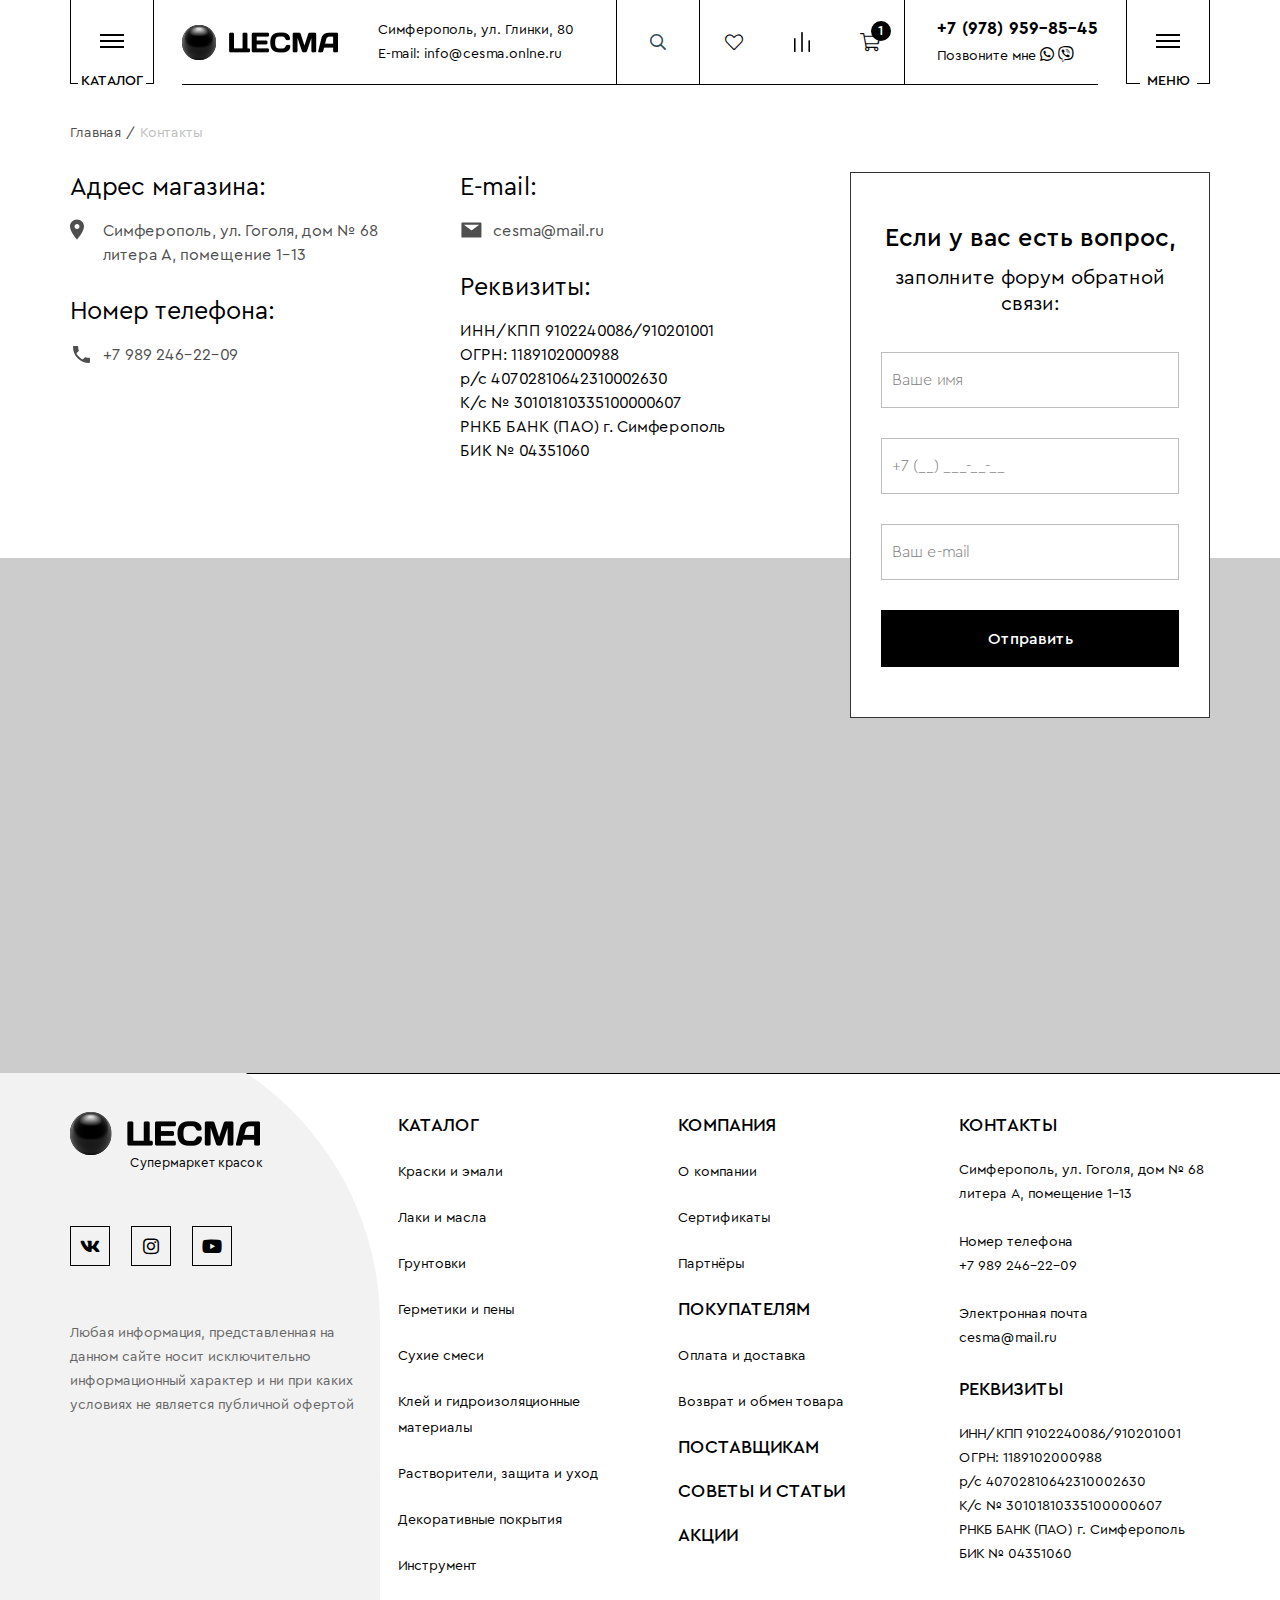
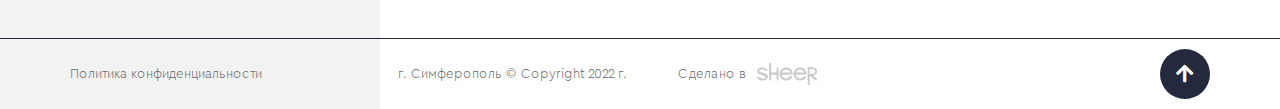
<file: contacts.html>
<!DOCTYPE html>
<!--[if lt IE 7]><html lang="ru" class="lt-ie9 lt-ie8 lt-ie7"><![endif]-->
<!--[if IE 7]><html lang="ru" class="lt-ie9 lt-ie8"><![endif]-->
<!--[if IE 8]><html lang="ru" class="lt-ie9"><![endif]-->
<!--[if gt IE 8]><!-->
<html lang="ru">
<!--<![endif]-->
<head>
	<meta charset="utf-8" />
	<title>Заголовок</title>
	<meta name="description" content="" />
	<meta http-equiv="X-UA-Compatible" content="IE=edge" />
	<meta name="viewport" content="width=device-width, initial-scale=1.0" />
	<meta name="format-detection" content="telephone=no" />
	<link rel="shortcut icon" href="favicon.png" />
	<link rel="stylesheet" href="libs/bootstrap/bootstrap-grid.css" />
	<link rel="stylesheet" href="libs/fontawesome-free-5.12.0-web/css/all.min.css" />
	<link rel="stylesheet" href="libs/fancybox/jquery.fancybox.css" />
	<link rel="stylesheet" href="libs/slick-1.5.9/slick/slick.css" />
	<link rel="stylesheet" href="libs/slick-1.5.9/slick/slick-theme.css" />
	<link rel="stylesheet" href="libs/ion.rangeSlider-master/css/ion.rangeSlider.min.css" />
	<link rel="stylesheet" href="css/fonts.css" />
	<link rel="stylesheet" href="css/main.css?ver=1.5" />
	<link rel="stylesheet" href="css/media.css?ver=1.5" />
</head>
<body>

	<div class="wrapper">

		<a href="#modal-help" class="help-fixed default fancybox">
			<img src="img/help1.png" alt="alt">
			<span class="help-fixed__title">НЕ НАШЛИ НУЖНЫЙ ТОВАР?</span>
			<span>Спросите <br>у малыша Йоды либо оставьте заявку на доставку</span>
		</a>

		<header class="header">
			<div class="container">
				<div class="header__wrap">
					<div class="btn-sandwich btn-sandwich_catalog">
						<span class="sandwich">
							<span class="sw-topper"></span>
							<span class="sw-bottom"></span>
							<span class="sw-footer"></span>
						</span>
						<div class="btn-sandwich__text">каталог</div>
					</div>
					<div class="header-content">
						<div class="header__main">
							<a href="#" class="logo">
								<img src="img/logo.png" alt="alt">
							</a>
							<div class="header__contacts">
								<p>Симферополь, ул. Глинки, 80</p>
								<p>E-mail: info@cesma.onlne.ru</p>
							</div>
						</div>
						<div class="form-search">
							<form> 
								<input type="text" placeholder="Поиск">
								<div class="search-btn"><i class="far fa-search"></i></div>
							</form>
						</div>
						<div class="buttons-header">
							<a href="#" class="btn-header"><i class="fal fa-heart"></i></a>
							<a href="#" class="btn-header"><img src="img/bars.png" alt="alt"></a>
							<a href="#" class="btn-header"><i class="fal fa-shopping-cart"></i><span>1</span></a>
						</div>
						<div class="callback-contacts">
							<a href="tel:+79789598545" class="phone-main">+7 (978) 959-85-45</a>
							<div>
								<a href="#callback" class="link-simple">Позвоните мне</a>
								<a href="#"><i class="fab fa-whatsapp"></i></a>
								<a href="#"><i class="fab fa-viber"></i></a>
							</div>
						</div>
					</div>
					<div class="btn-sandwich btn-sandwich_menu">
						<span class="sandwich">
							<span class="sw-topper"></span>
							<span class="sw-bottom"></span>
							<span class="sw-footer"></span>
						</span>
						<div class="btn-sandwich__text">меню</div>
					</div>
					<div class="catalog-dropdown">
						<div class="row">
							<div class="col-lg-3">
								<ul class="menu-catalog">
									<li class="active">
										<a href="#">Краски</a>
										<div class="content-dropdown" style="display: block;">
											<div class="row">
												<div class="col-lg">
													<ul class="submenu-dropdown">
														<li>
															<a href="#">Краска для внутренних работ</a>
															<ul>
																<li><a href="#">Краска для потолка</a></li>
																<li><a href="#">Краска для радиаторов</a></li>
																<li><a href="#">Краска для стен и потолков</a></li>
															</ul>
														</li>
													</ul>
													<ul class="submenu-dropdown">
														<li><a href="#">Аэрозольные краски в баллончиках</a></li>
														<li><a href="#">Красители для ручного колерования</a></li>
														<li><a href="#">Краска для дерева</a></li>
														<li><a href="#">Краска для окон и дверей</a></li>
														<li><a href="#">Краска для пола</a></li>
														<li><a href="#">Фасадная краска</a></li>
													</ul>
												</div>
												<div class="col-lg">
													<ul class="submenu-dropdown">
														<li>
															<a href="#">Специальные покрытия</a>
															<ul>
																<li><a href="#">Краска для ванны</a></li>
																<li><a href="#">Краска для яхт и лодок</a></li>
																<li><a href="#">Термостойкая краска</a></li>
																<li><a href="#">Флуоресцентная краска</a></li>
																<li><a href="#">Краска для бассейна</a></li>
																<li><a href="#">Грифельная краска</a></li>
																<li><a href="#">Магнитная краска</a></li>
																<li><a href="#">Маркерная краска</a></li>
															</ul>
														</li>
													</ul>
												</div>
												<div class="col__image-dropdown">
													<div class="content-dropdown__image">
														<img src="img/menu1.jpg" alt="alt">
													</div>
												</div>
											</div>
										</div>
									</li>
									<li>
										<a href="#">Эмали</a>
										<div class="content-dropdown">
											<div class="row">
												<div class="col-lg">
													<ul class="submenu-dropdown">
														<li>
															<a href="#">Краска для внутренних работ</a>
															<ul>
																<li><a href="#">Краска для потолка</a></li>
																<li><a href="#">Краска для стен и потолков</a></li>
															</ul>
														</li>
													</ul>
													<ul class="submenu-dropdown">
														<li><a href="#">Аэрозольные краски в баллончиках</a></li>
														<li><a href="#">Красители для ручного колерования</a></li>
														<li><a href="#">Краска для дерева</a></li>
													</ul>
												</div>
												<div class="col-lg">
													<ul class="submenu-dropdown">
														<li>
															<a href="#">Специальные покрытия</a>
															<ul>
																<li><a href="#">Краска для ванны</a></li>
																<li><a href="#">Краска для яхт и лодок</a></li>
																<li><a href="#">Термостойкая краска</a></li>
																<li><a href="#">Грифельная краска</a></li>
																<li><a href="#">Магнитная краска</a></li>
																<li><a href="#">Маркерная краска</a></li>
															</ul>
														</li>
													</ul>
												</div>
												<div class="col__image-dropdown">
													<div class="content-dropdown__image">
														<img src="img/menu1.jpg" alt="alt">
													</div>
												</div>
											</div>
										</div>
									</li>
									<li>
										<a href="#">Лаки и масла</a>
										<div class="content-dropdown">
											<div class="row">
												<div class="col-lg">
													<ul class="submenu-dropdown">
														<li>
															<a href="#">Краска для внутренних работ</a>
															<ul>
																<li><a href="#">Краска для радиаторов</a></li>
																<li><a href="#">Краска для стен и потолков</a></li>
															</ul>
														</li>
													</ul>
													<ul class="submenu-dropdown">
														<li><a href="#">Фасадная краска</a></li>
													</ul>
												</div>
												<div class="col-lg">
													<ul class="submenu-dropdown">
														<li>
															<a href="#">Специальные покрытия</a>
															<ul>
																<li><a href="#">Грифельная краска</a></li>
																<li><a href="#">Магнитная краска</a></li>
																<li><a href="#">Маркерная краска</a></li>
															</ul>
														</li>
													</ul>
												</div>
												<div class="col__image-dropdown">
													<div class="content-dropdown__image">
														<img src="img/menu1.jpg" alt="alt">
													</div>
												</div>
											</div>
										</div>
									</li>
									<li>
										<a href="#">Грунтовки</a>
										<div class="content-dropdown">
											<div class="row">
												<div class="col-lg">
													<ul class="submenu-dropdown">
														<li>
															<a href="#">Краска для внутренних работ</a>
															<ul>
																<li><a href="#">Краска для потолка</a></li>
																<li><a href="#">Краска для стен и потолков</a></li>
															</ul>
														</li>
													</ul>
													<ul class="submenu-dropdown">
														<li><a href="#">Красители для ручного колерования</a></li>
														<li><a href="#">Краска для дерева</a></li>
														<li><a href="#">Краска для окон и дверей</a></li>
														<li><a href="#">Краска для пола</a></li>
														<li><a href="#">Фасадная краска</a></li>
													</ul>
												</div>
												<div class="col-lg">
													<ul class="submenu-dropdown">
														<li>
															<a href="#">Специальные покрытия</a>
															<ul>
																<li><a href="#">Краска для яхт и лодок</a></li>
																<li><a href="#">Термостойкая краска</a></li>
																<li><a href="#">Флуоресцентная краска</a></li>
																<li><a href="#">Краска для бассейна</a></li>
																<li><a href="#">Грифельная краска</a></li>
																<li><a href="#">Магнитная краска</a></li>
																<li><a href="#">Маркерная краска</a></li>
															</ul>
														</li>
													</ul>
												</div>
												<div class="col__image-dropdown">
													<div class="content-dropdown__image">
														<img src="img/menu1.jpg" alt="alt">
													</div>
												</div>
											</div>
										</div>
									</li>
									<li>
										<a href="#">Герметики и пены</a>
										<div class="content-dropdown">
											<div class="row">
												<div class="col-lg">
													<ul class="submenu-dropdown">
														<li>
															<a href="#">Краска для внутренних работ</a>
															<ul>
																<li><a href="#">Краска для стен и потолков</a></li>
															</ul>
														</li>
													</ul>
													<ul class="submenu-dropdown">
														<li><a href="#">Аэрозольные краски в баллончиках</a></li>
														<li><a href="#">Красители для ручного колерования</a></li>
														<li><a href="#">Краска для дерева</a></li>
														<li><a href="#">Краска для окон и дверей</a></li>
														<li><a href="#">Краска для пола</a></li>
														<li><a href="#">Фасадная краска</a></li>
													</ul>
												</div>
												<div class="col-lg">
													<ul class="submenu-dropdown">
														<li>
															<a href="#">Специальные покрытия</a>
															<ul>
																<li><a href="#">Краска для ванны</a></li>
																<li><a href="#">Краска для яхт и лодок</a></li>
																<li><a href="#">Термостойкая краска</a></li>
																<li><a href="#">Маркерная краска</a></li>
															</ul>
														</li>
													</ul>
												</div>
												<div class="col__image-dropdown">
													<div class="content-dropdown__image">
														<img src="img/menu1.jpg" alt="alt">
													</div>
												</div>
											</div>
										</div>
									</li>
									<li>
										<a href="#">Клей и гидроизоляционные материалы</a>
										<div class="content-dropdown">
											<div class="row">
												<div class="col-lg">
													<ul class="submenu-dropdown">
														<li>
															<a href="#">Краска для внутренних работ</a>
															<ul>
																<li><a href="#">Краска для потолка</a></li>
																<li><a href="#">Краска для радиаторов</a></li>
																<li><a href="#">Краска для стен и потолков</a></li>
															</ul>
														</li>
													</ul>
													<ul class="submenu-dropdown">
														<li><a href="#">Краска для дерева</a></li>
														<li><a href="#">Краска для окон и дверей</a></li>
														<li><a href="#">Краска для пола</a></li>
														<li><a href="#">Фасадная краска</a></li>
													</ul>
												</div>
												<div class="col-lg">
													<ul class="submenu-dropdown">
														<li>
															<a href="#">Специальные покрытия</a>
															<ul>
																<li><a href="#">Краска для ванны</a></li>
																<li><a href="#">Краска для яхт и лодок</a></li>
																<li><a href="#">Термостойкая краска</a></li>
																<li><a href="#">Грифельная краска</a></li>
																<li><a href="#">Магнитная краска</a></li>
																<li><a href="#">Маркерная краска</a></li>
															</ul>
														</li>
													</ul>
												</div>
												<div class="col__image-dropdown">
													<div class="content-dropdown__image">
														<img src="img/menu1.jpg" alt="alt">
													</div>
												</div>
											</div>
										</div>
									</li>
									<li>
										<a href="#">Сухие смеси</a>
										<div class="content-dropdown">
											<div class="row">
												<div class="col-lg">
													<ul class="submenu-dropdown">
														<li>
															<a href="#">Краска для внутренних работ</a>
															<ul>
																<li><a href="#">Краска для потолка</a></li>
																<li><a href="#">Краска для радиаторов</a></li>
																<li><a href="#">Краска для стен и потолков</a></li>
															</ul>
														</li>
													</ul>
													<ul class="submenu-dropdown">
														<li><a href="#">Аэрозольные краски в баллончиках</a></li>
														<li><a href="#">Краска для дерева</a></li>
														<li><a href="#">Краска для пола</a></li>
														<li><a href="#">Фасадная краска</a></li>
													</ul>
												</div>
												<div class="col-lg">
													<ul class="submenu-dropdown">
														<li>
															<a href="#">Специальные покрытия</a>
															<ul>
																<li><a href="#">Краска для ванны</a></li>
																<li><a href="#">Краска для яхт и лодок</a></li>
																<li><a href="#">Термостойкая краска</a></li>
																<li><a href="#">Флуоресцентная краска</a></li>
																<li><a href="#">Краска для бассейна</a></li>
																<li><a href="#">Грифельная краска</a></li>
																<li><a href="#">Магнитная краска</a></li>
																<li><a href="#">Маркерная краска</a></li>
															</ul>
														</li>
													</ul>
												</div>
												<div class="col__image-dropdown">
													<div class="content-dropdown__image">
														<img src="img/menu1.jpg" alt="alt">
													</div>
												</div>
											</div>
										</div>
									</li>
									<li>
										<a href="#">Растворители, защита и уход</a>
										<div class="content-dropdown">
											<div class="row">
												<div class="col-lg">
													<ul class="submenu-dropdown">
														<li>
															<a href="#">Краска для внутренних работ</a>
															<ul>
																<li><a href="#">Краска для потолка</a></li>
																<li><a href="#">Краска для радиаторов</a></li>
																<li><a href="#">Краска для стен и потолков</a></li>
															</ul>
														</li>
													</ul>
													<ul class="submenu-dropdown">
														<li><a href="#">Краска для окон и дверей</a></li>
														<li><a href="#">Краска для пола</a></li>
														<li><a href="#">Фасадная краска</a></li>
													</ul>
												</div>
												<div class="col-lg">
													<ul class="submenu-dropdown">
														<li>
															<a href="#">Специальные покрытия</a>
															<ul>
																<li><a href="#">Краска для ванны</a></li>
																<li><a href="#">Краска для яхт и лодок</a></li>
																<li><a href="#">Термостойкая краска</a></li>
																<li><a href="#">Флуоресцентная краска</a></li>
																<li><a href="#">Краска для бассейна</a></li>
																<li><a href="#">Грифельная краска</a></li>
																<li><a href="#">Магнитная краска</a></li>
																<li><a href="#">Маркерная краска</a></li>
															</ul>
														</li>
													</ul>
												</div>
												<div class="col__image-dropdown">
													<div class="content-dropdown__image">
														<img src="img/menu1.jpg" alt="alt">
													</div>
												</div>
											</div>
										</div>
									</li>
									<li>
										<a href="#">Декоративные покрытия</a>
										<div class="content-dropdown">
											<div class="row">
												<div class="col-lg">
													<ul class="submenu-dropdown">
														<li>
															<a href="#">Краска для внутренних работ</a>
															<ul>
																<li><a href="#">Краска для потолка</a></li>
																<li><a href="#">Краска для радиаторов</a></li>
																<li><a href="#">Краска для стен и потолков</a></li>
															</ul>
														</li>
													</ul>
													<ul class="submenu-dropdown">
														<li><a href="#">Аэрозольные краски в баллончиках</a></li>
														<li><a href="#">Краска для пола</a></li>
														<li><a href="#">Фасадная краска</a></li>
													</ul>
												</div>
												<div class="col-lg">
													<ul class="submenu-dropdown">
														<li>
															<a href="#">Специальные покрытия</a>
															<ul>
																<li><a href="#">Краска для ванны</a></li>
																<li><a href="#">Краска для яхт и лодок</a></li>
																<li><a href="#">Термостойкая краска</a></li>
																<li><a href="#">Флуоресцентная краска</a></li>
																<li><a href="#">Краска для бассейна</a></li>
																<li><a href="#">Грифельная краска</a></li>
																<li><a href="#">Маркерная краска</a></li>
															</ul>
														</li>
													</ul>
												</div>
												<div class="col__image-dropdown">
													<div class="content-dropdown__image">
														<img src="img/menu1.jpg" alt="alt">
													</div>
												</div>
											</div>
										</div>
									</li>
									<li>
										<a href="#">Инструмент</a>
										<div class="content-dropdown">
											<div class="row">
												<div class="col-lg">
													<ul class="submenu-dropdown">
														<li>
															<a href="#">Краска для внутренних работ</a>
															<ul>
																<li><a href="#">Краска для потолка</a></li>
																<li><a href="#">Краска для радиаторов</a></li>
																<li><a href="#">Краска для стен и потолков</a></li>
															</ul>
														</li>
													</ul>
													<ul class="submenu-dropdown">
														<li><a href="#">Аэрозольные краски в баллончиках</a></li>
														<li><a href="#">Красители для ручного колерования</a></li>
														<li><a href="#">Краска для дерева</a></li>
														<li><a href="#">Краска для окон и дверей</a></li>
														<li><a href="#">Фасадная краска</a></li>
													</ul>
												</div>
												<div class="col-lg">
													<ul class="submenu-dropdown">
														<li>
															<a href="#">Специальные покрытия</a>
															<ul>
																<li><a href="#">Краска для ванны</a></li>
																<li><a href="#">Флуоресцентная краска</a></li>
																<li><a href="#">Краска для бассейна</a></li>
																<li><a href="#">Грифельная краска</a></li>
																<li><a href="#">Магнитная краска</a></li>
																<li><a href="#">Маркерная краска</a></li>
															</ul>
														</li>
													</ul>
												</div>
												<div class="col__image-dropdown">
													<div class="content-dropdown__image">
														<img src="img/menu1.jpg" alt="alt">
													</div>
												</div>
											</div>
										</div>
									</li>
								</ul>
							</div>
						</div>
					</div>
				</div>
			</div>
		</header>

		<section class="contacts">
			<div class="container">
				<ul class="breadcrumbs">
					<li><a href="#">Главная</a></li>
					<li>Контакты</li>
				</ul>
				<div class="row">
					<div class="col-lg-4 col-md-6">
						<div class="title-contact">Адрес магазина:</div>
						<div class="value-contact"><img src="img/ic_pin.svg" alt="alt">Симферополь, ул. Гоголя, дом № 68 литера А, <br>помещение 1-13</div>
						<div class="title-contact">Номер телефона:</div>
						<a href="+79892462209" class="value-contact"><img src="img/ic_phone.svg" alt="alt">+7 989 246-22-09</a>
					</div>
					<div class="col-lg-4 col-md-6">
						<div class="title-contact">E-mail:</div>
						<a href="mailto:cesma@mail.ru" class="value-contact"><img src="img/ic_mail.svg" alt="alt">cesma@mail.ru</a>
						<div class="title-contact">Реквизиты:</div>
						<p>ИНН/КПП 9102240086/910201001</p>
						<p>ОГРН: 1189102000988</p>
						<p>р/с 40702810642310002630</p>
						<p>К/с № 30101810335100000607</p>
						<p>РНКБ БАНК (ПАО) г. Симферополь</p>
						<p>БИК № 04351060</p>
					</div>
					<div class="col-lg-4">
						<div class="block-form">
							<div class="title-form">Если у вас есть вопрос,</div>
							<div class="subtitle-form">заполните форум обратной связи:</div>
							<form>
								<div class="item-input">
									<input type="text" placeholder="Ваше имя" required="required">
								</div>
								<div class="item-input">
									<input type="text" placeholder="+7 (__) ___-__-__" class="input-phone" required="required">
								</div>
								<div class="item-input">
									<input type="email" placeholder="Ваш e-mail" required="required">
								</div>
								<button class="btn-main">Отправить</button>
							</form>
						</div>
					</div>
				</div>
			</div>
			<div id="map"></div>
		</section>

		<footer class="footer">
			<div class="container container__footer">
				<div class="row">
					<div class="col_footer">
						<a href="#" class="logo">
							<img src="img/logo2.png" alt="alt">
						</a>
						<div class="logo-descr">Супермаркет красок</div>
						<ul class="social-list">
							<li><a href="#"><i class="fab fa-vk"></i></a></li>
							<li><a href="#"><i class="fab fa-instagram"></i></a></li>
							<li><a href="#"><i class="fab fa-youtube"></i></a></li>
						</ul>
						<div class="text-footer">Любая информация, представленная на данном сайте носит исключительно информационный характер и ни при каких условиях не является публичной офертой</div>
					</div>
					<div class="col-lg">
						<div class="footer__title footer__title_mob">КАТАЛОГ <i class="fal fa-plus"></i></div>
						<div class="footer__content">
							<ul class="footer__nav">
								<li><a href="#">Краски и эмали</a></li>
								<li><a href="#">Лаки и масла</a></li>
								<li><a href="#">Грунтовки</a></li>
								<li><a href="#">Герметики и пены</a></li>
								<li><a href="#">Сухие смеси</a></li>
								<li><a href="#">Клей и гидроизоляционные материалы</a></li>
								<li><a href="#">Растворители, защита и уход</a></li>
								<li><a href="#">Декоративные покрытия</a></li>
								<li><a href="#">Инструмент</a></li>
							</ul>
						</div>
					</div>
					<div class="col-lg">
						<div class="footer__title footer__title_mob">КОМПАНИЯ <i class="fal fa-plus"></i></div>
						<div class="footer__content">
							<ul class="footer__nav">
								<li><a href="#">О компании</a></li>
								<li><a href="#">Сертификаты</a></li>
								<li><a href="#">Партнёры</a></li>
							</ul>
						</div>
						<div class="footer__title footer__title_mob">ПОКУПАТЕЛЯМ <i class="fal fa-plus"></i></div>
						<div class="footer__content">
							<ul class="footer__nav">
								<li><a href="#">Оплата и доставка</a></li>
								<li><a href="#">Возврат и обмен товара</a></li>
							</ul>
						</div>
						<ul>
							<li><a href="#" class="footer__title">ПОСТАВЩИКАМ</a></li>
							<li><a href="#" class="footer__title">советы и статьи</a></li>
							<li><a href="#" class="footer__title">акции</a></li>
						</ul>
					</div>
					<div class="col-lg">
						<div class="footer__title footer__title_mob">КОНТАКТЫ <i class="fal fa-plus"></i></div>
						<div class="footer__content">
							<div class="footer__contacts">
								<p>Симферополь, ул. Гоголя, дом № 68 <br>литера А, помещение 1-13</p>
								<br>
								<p>Номер телефона <br><a href="tel:+79892462209">+7 989 246-22-09</a></p>
								<br>
								<p>Электронная почта <br><a href="mailto:cesma@mail.ru">cesma@mail.ru</a></p>
							</div>
						</div>
						<br>
						<div class="footer__title footer__title_mob">реквизиты <i class="fal fa-plus"></i></div>
						<div class="footer__content">
							<div class="footer__contacts">
								<p>ИНН/КПП 9102240086/910201001</p>
								<p>ОГРН: 1189102000988</p>
								<p>р/с 40702810642310002630</p>
								<p>К/с № 30101810335100000607</p>
								<p>РНКБ БАНК (ПАО) г. Симферополь</p>
								<p>БИК № 04351060</p>
							</div>
						</div>
					</div>
				</div>
			</div>
			<div class="footer__bottom">
				<div class="container">
					<div class="row">
						<div class="col_footer">
							<a href="#">Политика конфиденциальности</a>
						</div>
						<div class="col-lg">
							<p>г. Симферополь © Copyright 2022 г.</p>
						</div>
						<div class="col-lg">
							<div class="create">Сделано в <img src="img/copy.svg" alt="alt"></div>
						</div>
						<div class="col-lg">
							<a href="#" class="btn_top default"><i class="fa fa-arrow-up"></i></a>
						</div>
					</div>
				</div>
			</div>
		</footer>
		
	</div>

	<div id="card-modal" class="modal-block">
		<div class="modal-wrap">
			<div class="row">
				<div class="col-lg-2">
					<ul class="slider-nav">
						<li>
							<div class="slider-nav__item">
								<img src="img/slide_nav1.jpg" alt="alt">
							</div>
						</li>
						<li>
							<div class="slider-nav__item">
								<img src="img/slide_nav1.jpg" alt="alt">
							</div>
						</li>
						<li>
							<div class="slider-nav__item">
								<img src="img/slide_nav1.jpg" alt="alt">
							</div>
						</li>
						<li>
							<div class="slider-nav__item">
								<img src="img/slide_nav1.jpg" alt="alt">
							</div>
						</li>
					</ul>
				</div>
				<div class="col-lg-4 col_for">
					<ul class="slider-for">
						<li>
							<div class="slider-for__item">
								<img src="img/slide_for1.jpg" alt="alt">
							</div>
						</li>
						<li>
							<div class="slider-for__item">
								<img src="img/slide_for1.jpg" alt="alt">
							</div>
						</li>
						<li>
							<div class="slider-for__item">
								<img src="img/slide_for1.jpg" alt="alt">
							</div>
						</li>
						<li>
							<div class="slider-for__item">
								<img src="img/slide_for1.jpg" alt="alt">
							</div>
						</li>
					</ul>
				</div>
				<div class="col-xl-5 col-lg-6">
					<div class="articul">Артикул: 678798</div>
					<div class="title-modal">Краска Rossetti Mondo Nuovo Lavabile Formula</div>
					<div class="feature-item">Тип ЛКМ <span>Краска</span></div>
					<div class="feature-item">Тип работ <span>Внутренних работ, Наружных работ</span></div>
					<div class="feature-item">Объект применения <span>Стен, Террасы, Фасадов, Цоколя</span></div>
					<div class="feature-item">Материал обработки <span>ДВП, ДСП, OSB (ОСБ), Штукатурка</span></div>
					<div class="types-wrap">
						<div class="item-type">
							<label>
								<input type="radio" checked="checked" name="type" />
								<span>1 л</span>
							</label>
						</div>
						<div class="item-type">
							<label>
								<input type="radio" name="type" />
								<span>2 л</span>
							</label>
						</div>
						<div class="item-type">
							<label>
								<input type="radio" name="type" />
								<span>5 л</span>
							</label>
						</div>
					</div>
					<div class="prices-card">
						<div class="old-price">1 772 ₽</div>
						<div class="price-main">1 562 ₽</div>
					</div>
					<div class="buttons-card">
						<div class="row">
							<div class="col-6">
								<div class="quantity">
									<div class="quantity-button quantity-down">–</div>
									<input type="number" min="1" step="1" value="1">
									<div class="quantity-button quantity-up">+</div>
								</div>
							</div>
							<div class="col-6">
								<a href="#" class="btn-main">В корзину</a>
							</div>
						</div>
						<a href="#" class="btn-page">больше информации о товаре</a>
					</div>
				</div>
			</div>
		</div>
	</div>

	<div id="modal-help" class="modal-block">
		<div class="modal-main">
			<div class="row">
				<div class="col-lg-6">
					<div class="modal-main__content">
						<div class="title-form">Не нашли нужный товар?</div>
						<div class="descr-form">Напишите название товара и желаемую дату доставки. Мы сделаем все возможное</div>
						<form>
							<div class="item-input">
								<input type="text" placeholder="+7 (__) ___-__-__" class="input-phone" required="required">
							</div>
							<div class="item-input">
								<textarea placeholder="Сообщение"></textarea>
							</div>
							<button class="btn-main">Запросить  товар</button>
						</form>
					</div>
				</div>
				<div class="col-lg-6">
					<div class="image-modal">
						<img src="img/img_modal1.jpg" alt="alt">
					</div>
				</div>
			</div>
		</div>
	</div>

	<!--[if lt IE 9]>
	<script src="libs/html5shiv/es5-shim.min.js"></script>
	<script src="libs/html5shiv/html5shiv.min.js"></script>
	<script src="libs/html5shiv/html5shiv-printshiv.min.js"></script>
	<script src="libs/respond/respond.min.js"></script>
<![endif]-->
<script src="libs/jquery/jquery-1.11.1.min.js"></script>
<script src="libs/jquery-mousewheel/jquery.mousewheel.min.js"></script>
<script src="libs/fancybox/jquery.fancybox.pack.js"></script>
<script src="libs/slick-1.5.9/slick/slick.min.js"></script>
<script src="libs/scroll2id/PageScroll2id.min.js"></script>
<script src="libs/mask/jquery.maskedinput.js"></script>
<script src="libs/ion.rangeSlider-master/js/ion.rangeSlider.min.js"></script>
<script src="libs/jQueryFormStyler-master/jquery.formstyler.min.js"></script>
<script src="js/common.js?ver=1.5"></script>
<script src="https://api-maps.yandex.ru/2.1/?lang=ru_RU"></script>
<script>
	$(document).ready(function() {
		ymaps.ready(init);

		function init() {
			var myMap = new ymaps.Map('map', {
				center: [44.954527, 34.085648],
				zoom: 18	
			}, {
				searchControlProvider: 'yandex#search'
			});		

			myPlacemark1 = new ymaps.Placemark([44.954527, 34.085648], {
				balloonContent: '<p class="text-map">Симферополь, ул. Гоголя, </br>дом № 68 литера А, помещение 1-13</p>'
			}, {
				iconLayout: 'default#image',
				iconImageHref: 'img/pin.svg',
				hideIconOnBalloonOpen: false,
				iconImageSize: [43, 62],
				iconImageOffset: [-21, -62],
				balloonOffset: [ 0, -62 ]
			});
			myMap.controls.remove('searchControl');
			myMap.behaviors.disable('scrollZoom');
			myMap.geoObjects.add(myPlacemark1);
		}
	});
</script>
<!-- Yandex.Metrika counter --><!-- /Yandex.Metrika counter -->
<!-- Google Analytics counter --><!-- /Google Analytics counter -->
</body>
</html>
</file>
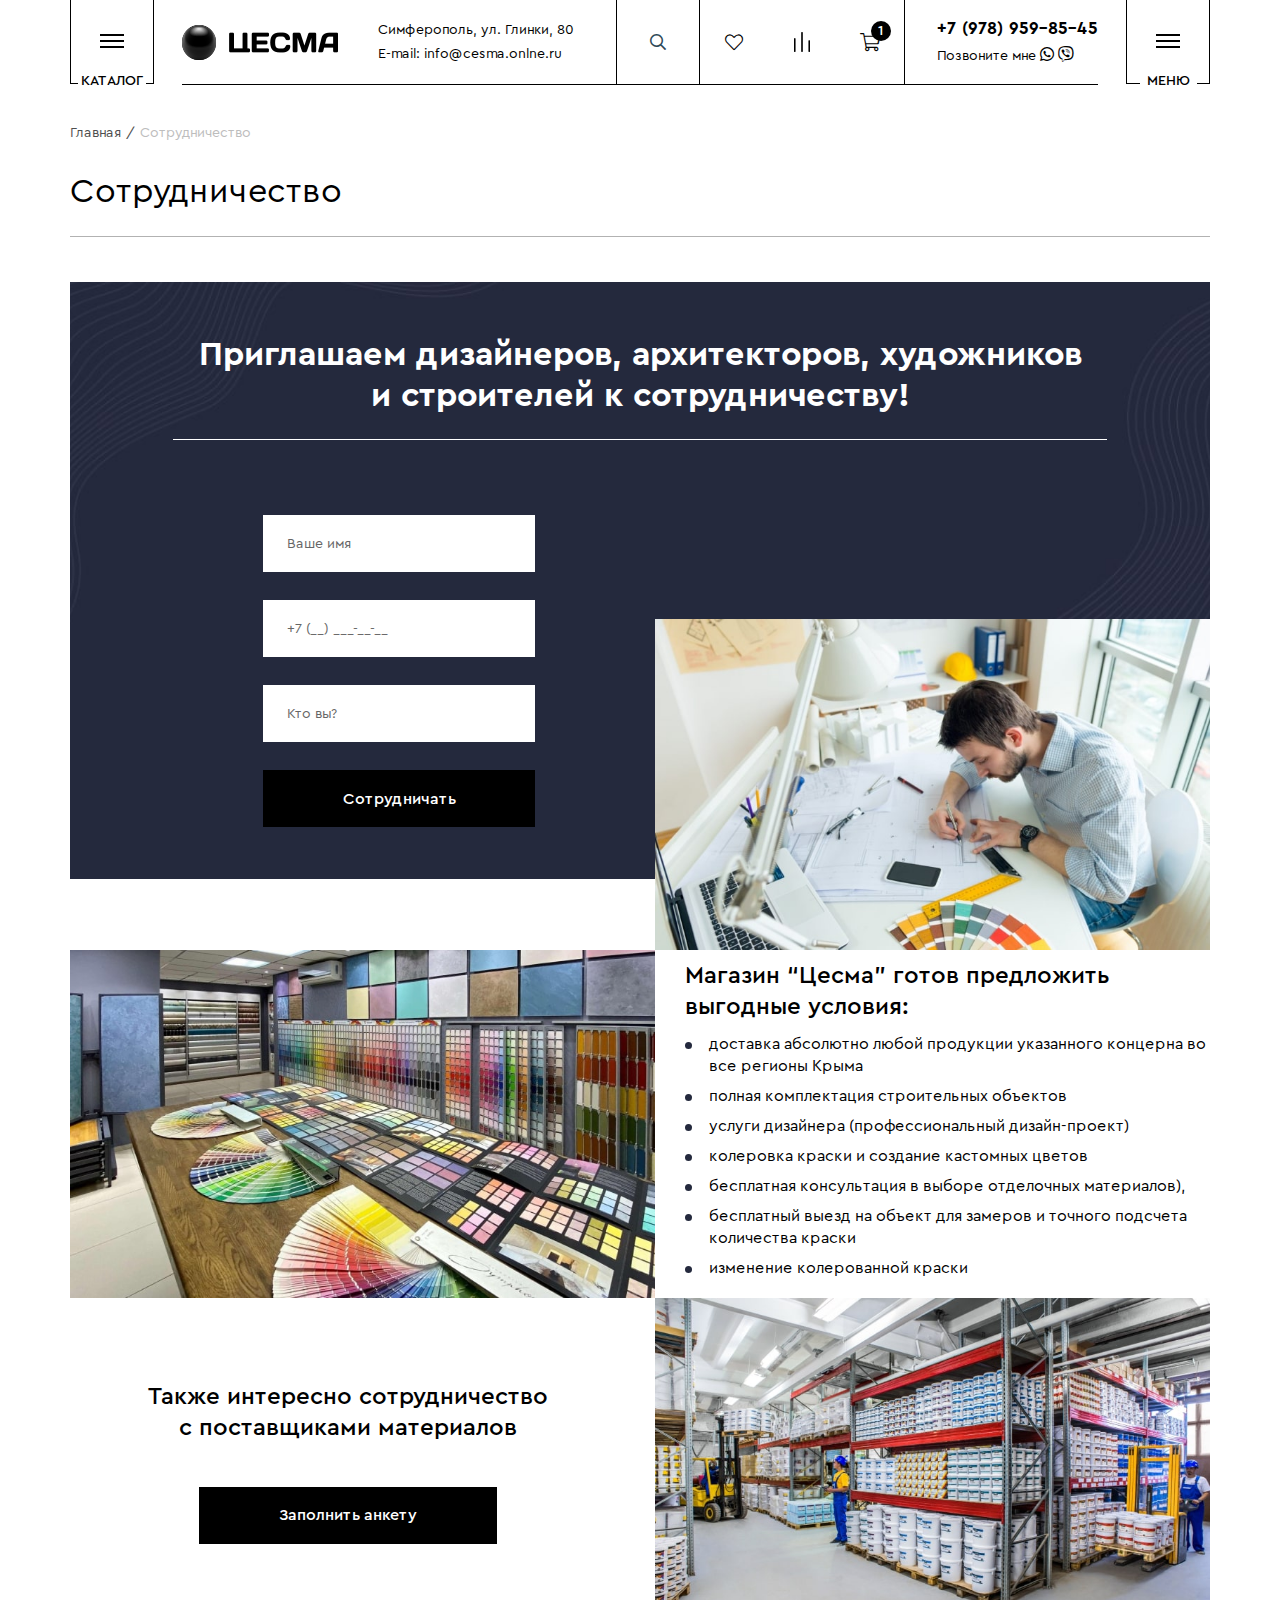
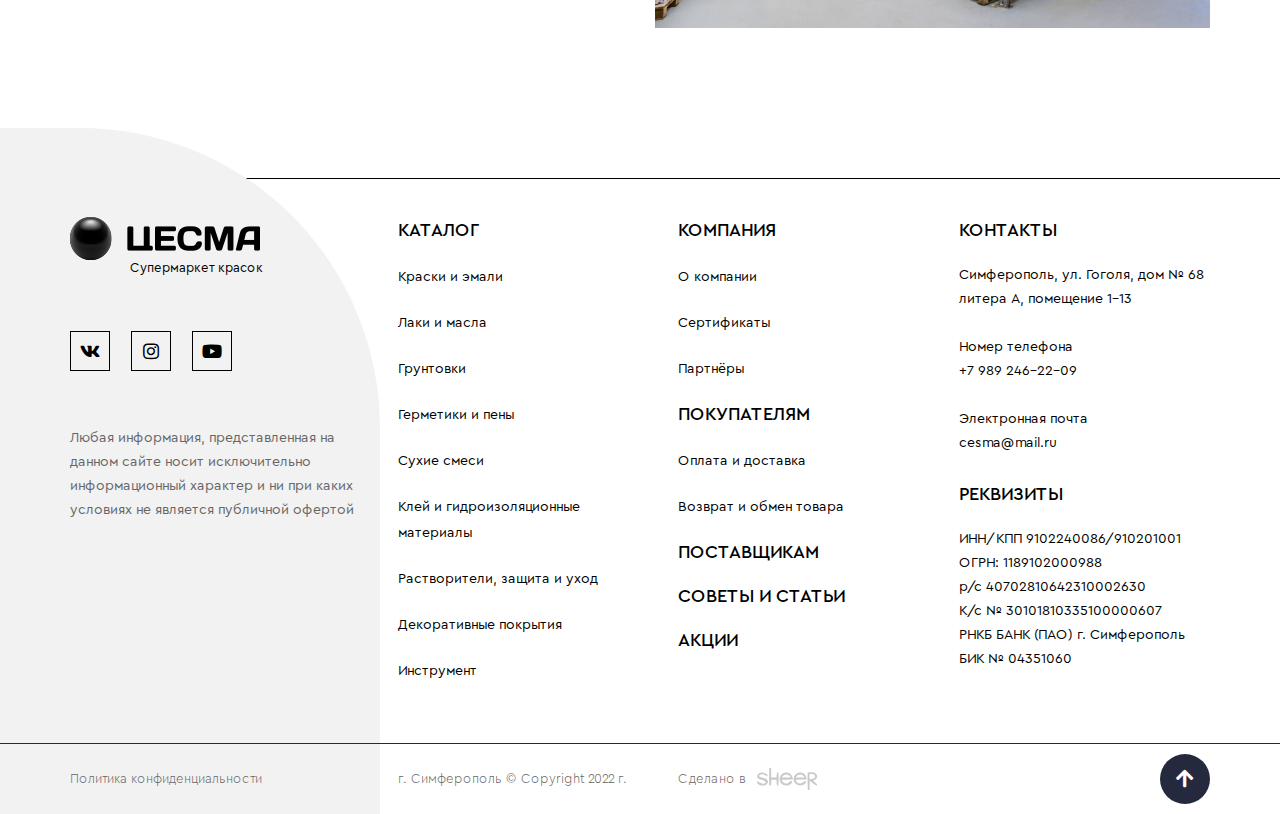
<file: cooperation.html>
<!DOCTYPE html>
<!--[if lt IE 7]><html lang="ru" class="lt-ie9 lt-ie8 lt-ie7"><![endif]-->
<!--[if IE 7]><html lang="ru" class="lt-ie9 lt-ie8"><![endif]-->
<!--[if IE 8]><html lang="ru" class="lt-ie9"><![endif]-->
<!--[if gt IE 8]><!-->
<html lang="ru">
<!--<![endif]-->
<head>
	<meta charset="utf-8" />
	<title>Заголовок</title>
	<meta name="description" content="" />
	<meta http-equiv="X-UA-Compatible" content="IE=edge" />
	<meta name="viewport" content="width=device-width, initial-scale=1.0" />
	<meta name="format-detection" content="telephone=no" />
	<link rel="shortcut icon" href="favicon.png" />
	<link rel="stylesheet" href="libs/bootstrap/bootstrap-grid.css" />
	<link rel="stylesheet" href="libs/fontawesome-free-5.12.0-web/css/all.min.css" />
	<link rel="stylesheet" href="libs/fancybox/jquery.fancybox.css" />
	<link rel="stylesheet" href="libs/slick-1.5.9/slick/slick.css" />
	<link rel="stylesheet" href="libs/slick-1.5.9/slick/slick-theme.css" />
	<link rel="stylesheet" href="libs/ion.rangeSlider-master/css/ion.rangeSlider.min.css" />
	<link rel="stylesheet" href="css/fonts.css" />
	<link rel="stylesheet" href="css/main.css?ver=1.24" />
	<link rel="stylesheet" href="css/media.css?ver=1.24" />
</head>
<body>

	<div class="wrapper">

		<a href="#modal-help" class="help-fixed default fancybox">
			<img src="img/help1.png" alt="alt">
			<span class="help-fixed__title">НЕ НАШЛИ НУЖНЫЙ ТОВАР?</span>
			<span>Спросите <br>у малыша Йоды либо оставьте заявку на доставку</span>
		</a>

		<header class="header">
			<div class="container">
				<div class="header__wrap">
					<div class="btn-sandwich btn-sandwich_catalog">
						<span class="sandwich">
							<span class="sw-topper"></span>
							<span class="sw-bottom"></span>
							<span class="sw-footer"></span>
						</span>
						<div class="btn-sandwich__text">каталог</div>
					</div>
					<div class="header-content">
						<div class="header__main">
							<a href="#" class="logo">
								<img src="img/logo.png" alt="alt">
							</a>
							<div class="header__contacts">
								<p>Симферополь, ул. Глинки, 80</p>
								<p>E-mail: info@cesma.onlne.ru</p>
							</div>
						</div>
						<div class="form-search">
							<form>
								<input type="text" placeholder="Поиск">
								<div class="search-btn"><i class="far fa-search"></i></div>
							</form>
						</div>
						<div class="buttons-header">
							<a href="#" class="btn-header"><i class="fal fa-heart"></i></a>
							<a href="#" class="btn-header"><img src="img/bars.png" alt="alt"></a>
							<a href="#" class="btn-header"><i class="fal fa-shopping-cart"></i><span>1</span></a>
						</div>
						<div class="callback-contacts">
							<a href="tel:+79789598545" class="phone-main">+7 (978) 959-85-45</a>
							<div>
								<a href="#callback" class="link-simple">Позвоните мне</a>
								<a href="#"><i class="fab fa-whatsapp"></i></a>
								<a href="#"><i class="fab fa-viber"></i></a>
							</div>
						</div>
					</div>
					<div class="btn-sandwich btn-sandwich_menu">
						<span class="sandwich">
							<span class="sw-topper"></span>
							<span class="sw-bottom"></span>
							<span class="sw-footer"></span>
						</span>
						<div class="btn-sandwich__text">меню</div>
					</div>
					<div class="catalog-dropdown">
						<div class="row">
							<div class="col-lg-3">
								<ul class="menu-catalog">
									<li class="active">
										<a href="#">Краски</a>
										<div class="content-dropdown" style="display: block;">
											<div class="row">
												<div class="col-lg">
													<ul class="submenu-dropdown">
														<li>
															<a href="#">Краска для внутренних работ</a>
															<ul>
																<li><a href="#">Краска для потолка</a></li>
																<li><a href="#">Краска для радиаторов</a></li>
																<li><a href="#">Краска для стен и потолков</a></li>
															</ul>
														</li>
													</ul>
													<ul class="submenu-dropdown">
														<li><a href="#">Аэрозольные краски в баллончиках</a></li>
														<li><a href="#">Красители для ручного колерования</a></li>
														<li><a href="#">Краска для дерева</a></li>
														<li><a href="#">Краска для окон и дверей</a></li>
														<li><a href="#">Краска для пола</a></li>
														<li><a href="#">Фасадная краска</a></li>
													</ul>
												</div>
												<div class="col-lg">
													<ul class="submenu-dropdown">
														<li>
															<a href="#">Специальные покрытия</a>
															<ul>
																<li><a href="#">Краска для ванны</a></li>
																<li><a href="#">Краска для яхт и лодок</a></li>
																<li><a href="#">Термостойкая краска</a></li>
																<li><a href="#">Флуоресцентная краска</a></li>
																<li><a href="#">Краска для бассейна</a></li>
																<li><a href="#">Грифельная краска</a></li>
																<li><a href="#">Магнитная краска</a></li>
																<li><a href="#">Маркерная краска</a></li>
															</ul>
														</li>
													</ul>
												</div>
												<div class="col__image-dropdown">
													<div class="content-dropdown__image">
														<img src="img/menu1.jpg" alt="alt">
													</div>
												</div>
											</div>
										</div>
									</li>
									<li>
										<a href="#">Эмали</a>
										<div class="content-dropdown">
											<div class="row">
												<div class="col-lg">
													<ul class="submenu-dropdown">
														<li>
															<a href="#">Краска для внутренних работ</a>
															<ul>
																<li><a href="#">Краска для потолка</a></li>
																<li><a href="#">Краска для стен и потолков</a></li>
															</ul>
														</li>
													</ul>
													<ul class="submenu-dropdown">
														<li><a href="#">Аэрозольные краски в баллончиках</a></li>
														<li><a href="#">Красители для ручного колерования</a></li>
														<li><a href="#">Краска для дерева</a></li>
													</ul>
												</div>
												<div class="col-lg">
													<ul class="submenu-dropdown">
														<li>
															<a href="#">Специальные покрытия</a>
															<ul>
																<li><a href="#">Краска для ванны</a></li>
																<li><a href="#">Краска для яхт и лодок</a></li>
																<li><a href="#">Термостойкая краска</a></li>
																<li><a href="#">Грифельная краска</a></li>
																<li><a href="#">Магнитная краска</a></li>
																<li><a href="#">Маркерная краска</a></li>
															</ul>
														</li>
													</ul>
												</div>
												<div class="col__image-dropdown">
													<div class="content-dropdown__image">
														<img src="img/menu1.jpg" alt="alt">
													</div>
												</div>
											</div>
										</div>
									</li>
									<li>
										<a href="#">Лаки и масла</a>
										<div class="content-dropdown">
											<div class="row">
												<div class="col-lg">
													<ul class="submenu-dropdown">
														<li>
															<a href="#">Краска для внутренних работ</a>
															<ul>
																<li><a href="#">Краска для радиаторов</a></li>
																<li><a href="#">Краска для стен и потолков</a></li>
															</ul>
														</li>
													</ul>
													<ul class="submenu-dropdown">
														<li><a href="#">Фасадная краска</a></li>
													</ul>
												</div>
												<div class="col-lg">
													<ul class="submenu-dropdown">
														<li>
															<a href="#">Специальные покрытия</a>
															<ul>
																<li><a href="#">Грифельная краска</a></li>
																<li><a href="#">Магнитная краска</a></li>
																<li><a href="#">Маркерная краска</a></li>
															</ul>
														</li>
													</ul>
												</div>
												<div class="col__image-dropdown">
													<div class="content-dropdown__image">
														<img src="img/menu1.jpg" alt="alt">
													</div>
												</div>
											</div>
										</div>
									</li>
									<li>
										<a href="#">Грунтовки</a>
										<div class="content-dropdown">
											<div class="row">
												<div class="col-lg">
													<ul class="submenu-dropdown">
														<li>
															<a href="#">Краска для внутренних работ</a>
															<ul>
																<li><a href="#">Краска для потолка</a></li>
																<li><a href="#">Краска для стен и потолков</a></li>
															</ul>
														</li>
													</ul>
													<ul class="submenu-dropdown">
														<li><a href="#">Красители для ручного колерования</a></li>
														<li><a href="#">Краска для дерева</a></li>
														<li><a href="#">Краска для окон и дверей</a></li>
														<li><a href="#">Краска для пола</a></li>
														<li><a href="#">Фасадная краска</a></li>
													</ul>
												</div>
												<div class="col-lg">
													<ul class="submenu-dropdown">
														<li>
															<a href="#">Специальные покрытия</a>
															<ul>
																<li><a href="#">Краска для яхт и лодок</a></li>
																<li><a href="#">Термостойкая краска</a></li>
																<li><a href="#">Флуоресцентная краска</a></li>
																<li><a href="#">Краска для бассейна</a></li>
																<li><a href="#">Грифельная краска</a></li>
																<li><a href="#">Магнитная краска</a></li>
																<li><a href="#">Маркерная краска</a></li>
															</ul>
														</li>
													</ul>
												</div>
												<div class="col__image-dropdown">
													<div class="content-dropdown__image">
														<img src="img/menu1.jpg" alt="alt">
													</div>
												</div>
											</div>
										</div>
									</li>
									<li>
										<a href="#">Герметики и пены</a>
										<div class="content-dropdown">
											<div class="row">
												<div class="col-lg">
													<ul class="submenu-dropdown">
														<li>
															<a href="#">Краска для внутренних работ</a>
															<ul>
																<li><a href="#">Краска для стен и потолков</a></li>
															</ul>
														</li>
													</ul>
													<ul class="submenu-dropdown">
														<li><a href="#">Аэрозольные краски в баллончиках</a></li>
														<li><a href="#">Красители для ручного колерования</a></li>
														<li><a href="#">Краска для дерева</a></li>
														<li><a href="#">Краска для окон и дверей</a></li>
														<li><a href="#">Краска для пола</a></li>
														<li><a href="#">Фасадная краска</a></li>
													</ul>
												</div>
												<div class="col-lg">
													<ul class="submenu-dropdown">
														<li>
															<a href="#">Специальные покрытия</a>
															<ul>
																<li><a href="#">Краска для ванны</a></li>
																<li><a href="#">Краска для яхт и лодок</a></li>
																<li><a href="#">Термостойкая краска</a></li>
																<li><a href="#">Маркерная краска</a></li>
															</ul>
														</li>
													</ul>
												</div>
												<div class="col__image-dropdown">
													<div class="content-dropdown__image">
														<img src="img/menu1.jpg" alt="alt">
													</div>
												</div>
											</div>
										</div>
									</li>
									<li>
										<a href="#">Клей и гидроизоляционные материалы</a>
										<div class="content-dropdown">
											<div class="row">
												<div class="col-lg">
													<ul class="submenu-dropdown">
														<li>
															<a href="#">Краска для внутренних работ</a>
															<ul>
																<li><a href="#">Краска для потолка</a></li>
																<li><a href="#">Краска для радиаторов</a></li>
																<li><a href="#">Краска для стен и потолков</a></li>
															</ul>
														</li>
													</ul>
													<ul class="submenu-dropdown">
														<li><a href="#">Краска для дерева</a></li>
														<li><a href="#">Краска для окон и дверей</a></li>
														<li><a href="#">Краска для пола</a></li>
														<li><a href="#">Фасадная краска</a></li>
													</ul>
												</div>
												<div class="col-lg">
													<ul class="submenu-dropdown">
														<li>
															<a href="#">Специальные покрытия</a>
															<ul>
																<li><a href="#">Краска для ванны</a></li>
																<li><a href="#">Краска для яхт и лодок</a></li>
																<li><a href="#">Термостойкая краска</a></li>
																<li><a href="#">Грифельная краска</a></li>
																<li><a href="#">Магнитная краска</a></li>
																<li><a href="#">Маркерная краска</a></li>
															</ul>
														</li>
													</ul>
												</div>
												<div class="col__image-dropdown">
													<div class="content-dropdown__image">
														<img src="img/menu1.jpg" alt="alt">
													</div>
												</div>
											</div>
										</div>
									</li>
									<li>
										<a href="#">Сухие смеси</a>
										<div class="content-dropdown">
											<div class="row">
												<div class="col-lg">
													<ul class="submenu-dropdown">
														<li>
															<a href="#">Краска для внутренних работ</a>
															<ul>
																<li><a href="#">Краска для потолка</a></li>
																<li><a href="#">Краска для радиаторов</a></li>
																<li><a href="#">Краска для стен и потолков</a></li>
															</ul>
														</li>
													</ul>
													<ul class="submenu-dropdown">
														<li><a href="#">Аэрозольные краски в баллончиках</a></li>
														<li><a href="#">Краска для дерева</a></li>
														<li><a href="#">Краска для пола</a></li>
														<li><a href="#">Фасадная краска</a></li>
													</ul>
												</div>
												<div class="col-lg">
													<ul class="submenu-dropdown">
														<li>
															<a href="#">Специальные покрытия</a>
															<ul>
																<li><a href="#">Краска для ванны</a></li>
																<li><a href="#">Краска для яхт и лодок</a></li>
																<li><a href="#">Термостойкая краска</a></li>
																<li><a href="#">Флуоресцентная краска</a></li>
																<li><a href="#">Краска для бассейна</a></li>
																<li><a href="#">Грифельная краска</a></li>
																<li><a href="#">Магнитная краска</a></li>
																<li><a href="#">Маркерная краска</a></li>
															</ul>
														</li>
													</ul>
												</div>
												<div class="col__image-dropdown">
													<div class="content-dropdown__image">
														<img src="img/menu1.jpg" alt="alt">
													</div>
												</div>
											</div>
										</div>
									</li>
									<li>
										<a href="#">Растворители, защита и уход</a>
										<div class="content-dropdown">
											<div class="row">
												<div class="col-lg">
													<ul class="submenu-dropdown">
														<li>
															<a href="#">Краска для внутренних работ</a>
															<ul>
																<li><a href="#">Краска для потолка</a></li>
																<li><a href="#">Краска для радиаторов</a></li>
																<li><a href="#">Краска для стен и потолков</a></li>
															</ul>
														</li>
													</ul>
													<ul class="submenu-dropdown">
														<li><a href="#">Краска для окон и дверей</a></li>
														<li><a href="#">Краска для пола</a></li>
														<li><a href="#">Фасадная краска</a></li>
													</ul>
												</div>
												<div class="col-lg">
													<ul class="submenu-dropdown">
														<li>
															<a href="#">Специальные покрытия</a>
															<ul>
																<li><a href="#">Краска для ванны</a></li>
																<li><a href="#">Краска для яхт и лодок</a></li>
																<li><a href="#">Термостойкая краска</a></li>
																<li><a href="#">Флуоресцентная краска</a></li>
																<li><a href="#">Краска для бассейна</a></li>
																<li><a href="#">Грифельная краска</a></li>
																<li><a href="#">Магнитная краска</a></li>
																<li><a href="#">Маркерная краска</a></li>
															</ul>
														</li>
													</ul>
												</div>
												<div class="col__image-dropdown">
													<div class="content-dropdown__image">
														<img src="img/menu1.jpg" alt="alt">
													</div>
												</div>
											</div>
										</div>
									</li>
									<li>
										<a href="#">Декоративные покрытия</a>
										<div class="content-dropdown">
											<div class="row">
												<div class="col-lg">
													<ul class="submenu-dropdown">
														<li>
															<a href="#">Краска для внутренних работ</a>
															<ul>
																<li><a href="#">Краска для потолка</a></li>
																<li><a href="#">Краска для радиаторов</a></li>
																<li><a href="#">Краска для стен и потолков</a></li>
															</ul>
														</li>
													</ul>
													<ul class="submenu-dropdown">
														<li><a href="#">Аэрозольные краски в баллончиках</a></li>
														<li><a href="#">Краска для пола</a></li>
														<li><a href="#">Фасадная краска</a></li>
													</ul>
												</div>
												<div class="col-lg">
													<ul class="submenu-dropdown">
														<li>
															<a href="#">Специальные покрытия</a>
															<ul>
																<li><a href="#">Краска для ванны</a></li>
																<li><a href="#">Краска для яхт и лодок</a></li>
																<li><a href="#">Термостойкая краска</a></li>
																<li><a href="#">Флуоресцентная краска</a></li>
																<li><a href="#">Краска для бассейна</a></li>
																<li><a href="#">Грифельная краска</a></li>
																<li><a href="#">Маркерная краска</a></li>
															</ul>
														</li>
													</ul>
												</div>
												<div class="col__image-dropdown">
													<div class="content-dropdown__image">
														<img src="img/menu1.jpg" alt="alt">
													</div>
												</div>
											</div>
										</div>
									</li>
									<li>
										<a href="#">Инструмент</a>
										<div class="content-dropdown">
											<div class="row">
												<div class="col-lg">
													<ul class="submenu-dropdown">
														<li>
															<a href="#">Краска для внутренних работ</a>
															<ul>
																<li><a href="#">Краска для потолка</a></li>
																<li><a href="#">Краска для радиаторов</a></li>
																<li><a href="#">Краска для стен и потолков</a></li>
															</ul>
														</li>
													</ul>
													<ul class="submenu-dropdown">
														<li><a href="#">Аэрозольные краски в баллончиках</a></li>
														<li><a href="#">Красители для ручного колерования</a></li>
														<li><a href="#">Краска для дерева</a></li>
														<li><a href="#">Краска для окон и дверей</a></li>
														<li><a href="#">Фасадная краска</a></li>
													</ul>
												</div>
												<div class="col-lg">
													<ul class="submenu-dropdown">
														<li>
															<a href="#">Специальные покрытия</a>
															<ul>
																<li><a href="#">Краска для ванны</a></li>
																<li><a href="#">Флуоресцентная краска</a></li>
																<li><a href="#">Краска для бассейна</a></li>
																<li><a href="#">Грифельная краска</a></li>
																<li><a href="#">Магнитная краска</a></li>
																<li><a href="#">Маркерная краска</a></li>
															</ul>
														</li>
													</ul>
												</div>
												<div class="col__image-dropdown">
													<div class="content-dropdown__image">
														<img src="img/menu1.jpg" alt="alt">
													</div>
												</div>
											</div>
										</div>
									</li>
								</ul>
							</div>
						</div>
					</div>
				</div>
			</div>
		</header>

		<section class="cooperation">
			<div class="container">
				<ul class="breadcrumbs">
					<li><a href="#">Главная</a></li>
					<li>Сотрудничество</li>
				</ul>
				<h1 class="title-section">Сотрудничество</h1>
				<div class="cooperation-top">
					<h2 class="title-section">Приглашаем дизайнеров, архитекторов, художников <br>и строителей к сотрудничеству!</h2>
					<div class="row">
						<div class="col-lg-6">
							<div class="cooperation-form">
								<form>
									<div class="item-form">
										<input type="text" placeholder="Ваше имя" required="required">
									</div>
									<div class="item-form">
										<input type="text" placeholder="+7 (__) ___-__-__" class="input-phone" required="required">
									</div>
									<div class="item-form">
										<input type="text" placeholder="Кто вы?" required="required">
									</div>
									<button class="btn-main">Сотрудничать</button>
								</form>
							</div>
						</div>
					</div>
				</div>
				<div class="cooperation-wrap">
					<div class="row">
						<div class="col-lg-6"></div>
						<div class="col-lg-6">
							<img src="img/cooperation1.jpg" alt="alt">
						</div>
					</div>
					<div class="row">
						<div class="col-lg-6">
							<div class="cooperation-wrap__left">
								<img src="img/cooperation2.jpg" alt="alt">
							</div>
						</div>
						<div class="col-lg-6 cooperation-wrap__order">
							<div class="cooperation-wrap__right">
								<div class="title-cooperation">Магазин “Цесма” готов предложить выгодные условия:</div>
								<ul>
									<li>доставка абсолютно любой продукции указанного концерна во все регионы Крыма </li>
									<li>полная комплектация строительных объектов</li>
									<li>услуги дизайнера (профессиональный дизайн-проект)</li>
									<li>колеровка краски и создание кастомных цветов</li>
									<li>бесплатная консультация в выборе отделочных материалов),</li>
									<li>бесплатный выезд на объект для замеров и точного подсчета количества краски</li>
									<li>изменение колерованной краски</li>
								</ul>
							</div>
						</div>
					</div>
					<div class="row">
						<div class="col-lg-6 cooperation-wrap__center">
							<div class="title-cooperation">Также интересно сотрудничество с поставщиками материалов</div>
							<a href="#" class="btn-main">Заполнить анкету</a>
						</div>
						<div class="col-lg-6">
							<img src="img/cooperation3.jpg" alt="alt">
						</div>
					</div>
				</div>
			</div>
		</section>

		<footer class="footer">
			<div class="container container__footer">
				<div class="row">
					<div class="col_footer">
						<a href="#" class="logo">
							<img src="img/logo2.png" alt="alt">
						</a>
						<div class="logo-descr">Супермаркет красок</div>
						<ul class="social-list">
							<li><a href="#"><i class="fab fa-vk"></i></a></li>
							<li><a href="#"><i class="fab fa-instagram"></i></a></li>
							<li><a href="#"><i class="fab fa-youtube"></i></a></li>
						</ul>
						<div class="text-footer">Любая информация, представленная на данном сайте носит исключительно информационный характер и ни при каких условиях не является публичной офертой</div>
					</div>
					<div class="col-lg">
						<div class="footer__title footer__title_mob">КАТАЛОГ <i class="fal fa-plus"></i></div>
						<div class="footer__content">
							<ul class="footer__nav">
								<li><a href="#">Краски и эмали</a></li>
								<li><a href="#">Лаки и масла</a></li>
								<li><a href="#">Грунтовки</a></li>
								<li><a href="#">Герметики и пены</a></li>
								<li><a href="#">Сухие смеси</a></li>
								<li><a href="#">Клей и гидроизоляционные материалы</a></li>
								<li><a href="#">Растворители, защита и уход</a></li>
								<li><a href="#">Декоративные покрытия</a></li>
								<li><a href="#">Инструмент</a></li>
							</ul>
						</div>
					</div>
					<div class="col-lg">
						<div class="footer__title footer__title_mob">КОМПАНИЯ <i class="fal fa-plus"></i></div>
						<div class="footer__content">
							<ul class="footer__nav">
								<li><a href="#">О компании</a></li>
								<li><a href="#">Сертификаты</a></li>
								<li><a href="#">Партнёры</a></li>
							</ul>
						</div>
						<div class="footer__title footer__title_mob">ПОКУПАТЕЛЯМ <i class="fal fa-plus"></i></div>
						<div class="footer__content">
							<ul class="footer__nav">
								<li><a href="#">Оплата и доставка</a></li>
								<li><a href="#">Возврат и обмен товара</a></li>
							</ul>
						</div>
						<ul>
							<li><a href="#" class="footer__title">ПОСТАВЩИКАМ</a></li>
							<li><a href="#" class="footer__title">советы и статьи</a></li>
							<li><a href="#" class="footer__title">акции</a></li>
						</ul>
					</div>
					<div class="col-lg">
						<div class="footer__title footer__title_mob">КОНТАКТЫ <i class="fal fa-plus"></i></div>
						<div class="footer__content">
							<div class="footer__contacts">
								<p>Симферополь, ул. Гоголя, дом № 68 <br>литера А, помещение 1-13</p>
								<br>
								<p>Номер телефона <br><a href="tel:+79892462209">+7 989 246-22-09</a></p>
								<br>
								<p>Электронная почта <br><a href="mailto:cesma@mail.ru">cesma@mail.ru</a></p>
							</div>
						</div>
						<br>
						<div class="footer__title footer__title_mob">реквизиты <i class="fal fa-plus"></i></div>
						<div class="footer__content">
							<div class="footer__contacts">
								<p>ИНН/КПП 9102240086/910201001</p>
								<p>ОГРН: 1189102000988</p>
								<p>р/с 40702810642310002630</p>
								<p>К/с № 30101810335100000607</p>
								<p>РНКБ БАНК (ПАО) г. Симферополь</p>
								<p>БИК № 04351060</p>
							</div>
						</div>
					</div>
				</div>
			</div>
			<div class="footer__bottom">
				<div class="container">
					<div class="row">
						<div class="col_footer">
							<a href="#">Политика конфиденциальности</a>
						</div>
						<div class="col-lg">
							<p>г. Симферополь © Copyright 2022 г.</p>
						</div>
						<div class="col-lg">
							<div class="create">Сделано в <img src="img/copy.svg" alt="alt"></div>
						</div>
						<div class="col-lg">
							<a href="#" class="btn_top default"><i class="fa fa-arrow-up"></i></a>
						</div>
					</div>
				</div>
			</div>
		</footer>
		
	</div>

	<div id="card-modal" class="modal-block">
		<div class="modal-wrap">
			<div class="row">
				<div class="col-lg-2">
					<ul class="slider-nav">
						<li>
							<div class="slider-nav__item">
								<img src="img/slide_nav1.jpg" alt="alt">
							</div>
						</li>
						<li>
							<div class="slider-nav__item">
								<img src="img/slide_nav1.jpg" alt="alt">
							</div>
						</li>
						<li>
							<div class="slider-nav__item">
								<img src="img/slide_nav1.jpg" alt="alt">
							</div>
						</li>
						<li>
							<div class="slider-nav__item">
								<img src="img/slide_nav1.jpg" alt="alt">
							</div>
						</li>
					</ul>
				</div>
				<div class="col-lg-4 col_for">
					<ul class="slider-for">
						<li>
							<div class="slider-for__item">
								<img src="img/slide_for1.jpg" alt="alt">
							</div>
						</li>
						<li>
							<div class="slider-for__item">
								<img src="img/slide_for1.jpg" alt="alt">
							</div>
						</li>
						<li>
							<div class="slider-for__item">
								<img src="img/slide_for1.jpg" alt="alt">
							</div>
						</li>
						<li>
							<div class="slider-for__item">
								<img src="img/slide_for1.jpg" alt="alt">
							</div>
						</li>
					</ul>
				</div>
				<div class="col-xl-5 col-lg-6">
					<div class="articul">Артикул: 678798</div>
					<div class="title-modal">Краска Rossetti Mondo Nuovo Lavabile Formula</div>
					<div class="feature-item">Тип ЛКМ <span>Краска</span></div>
					<div class="feature-item">Тип работ <span>Внутренних работ, Наружных работ</span></div>
					<div class="feature-item">Объект применения <span>Стен, Террасы, Фасадов, Цоколя</span></div>
					<div class="feature-item">Материал обработки <span>ДВП, ДСП, OSB (ОСБ), Штукатурка</span></div>
					<div class="types-wrap">
						<div class="item-type">
							<label>
								<input type="radio" checked="checked" name="type" />
								<span>1 л</span>
							</label>
						</div>
						<div class="item-type">
							<label>
								<input type="radio" name="type" />
								<span>2 л</span>
							</label>
						</div>
						<div class="item-type">
							<label>
								<input type="radio" name="type" />
								<span>5 л</span>
							</label>
						</div>
					</div>
					<div class="prices-card">
						<div class="old-price">1 772 ₽</div>
						<div class="price-main">1 562 ₽</div>
					</div>
					<div class="buttons-card">
						<div class="row">
							<div class="col-6">
								<div class="quantity">
									<div class="quantity-button quantity-down">–</div>
									<input type="number" min="1" step="1" value="1">
									<div class="quantity-button quantity-up">+</div>
								</div>
							</div>
							<div class="col-6">
								<a href="#" class="btn-main">В корзину</a>
							</div>
						</div>
						<a href="#" class="btn-page">больше информации о товаре</a>
					</div>
				</div>
			</div>
		</div>
	</div>

	<div id="modal-help" class="modal-block">
		<div class="modal-main">
			<div class="row">
				<div class="col-lg-6">
					<div class="modal-main__content">
						<div class="title-form">Не нашли нужный товар?</div>
						<div class="descr-form">Напишите название товара и желаемую дату доставки. Мы сделаем все возможное</div>
						<form>
							<div class="item-input">
								<input type="text" placeholder="+7 (__) ___-__-__" class="input-phone" required="required">
							</div>
							<div class="item-input">
								<textarea placeholder="Сообщение"></textarea>
							</div>
							<button class="btn-main">Запросить  товар</button>
						</form>
					</div>
				</div>
				<div class="col-lg-6">
					<div class="image-modal">
						<img src="img/img_modal1.jpg" alt="alt">
					</div>
				</div>
			</div>
		</div>
	</div>

	<!--[if lt IE 9]>
	<script src="libs/html5shiv/es5-shim.min.js"></script>
	<script src="libs/html5shiv/html5shiv.min.js"></script>
	<script src="libs/html5shiv/html5shiv-printshiv.min.js"></script>
	<script src="libs/respond/respond.min.js"></script>
<![endif]-->
<script src="libs/jquery/jquery-1.11.1.min.js"></script>
<script src="libs/jquery-mousewheel/jquery.mousewheel.min.js"></script>
<script src="libs/fancybox/jquery.fancybox.pack.js"></script>
<script src="libs/slick-1.5.9/slick/slick.min.js"></script>
<script src="libs/scroll2id/PageScroll2id.min.js"></script>
<script src="libs/mask/jquery.maskedinput.js"></script>
<script src="libs/ion.rangeSlider-master/js/ion.rangeSlider.min.js"></script>
<script src="libs/jQueryFormStyler-master/jquery.formstyler.min.js"></script>
<script src="js/common.js?ver=1.24"></script>
<!-- Yandex.Metrika counter --><!-- /Yandex.Metrika counter -->
<!-- Google Analytics counter --><!-- /Google Analytics counter -->
</body>
</html>
</file>
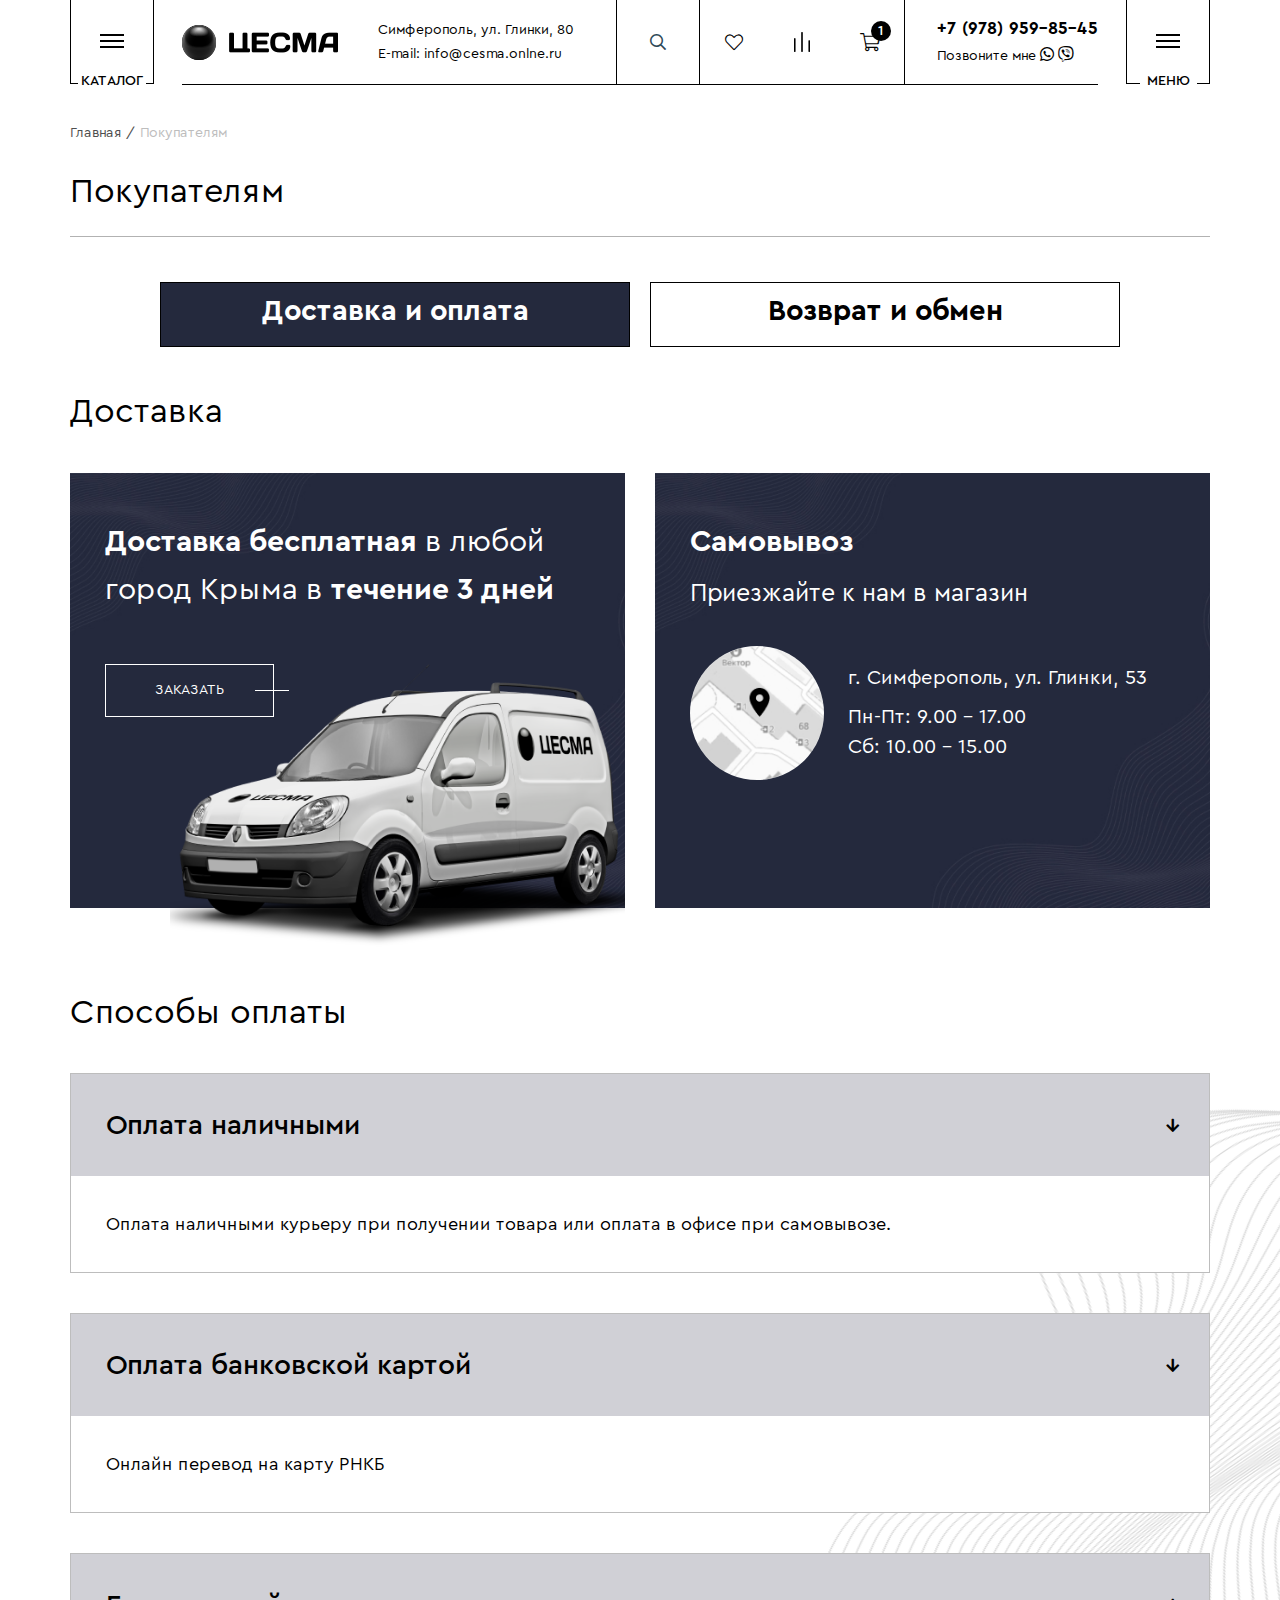
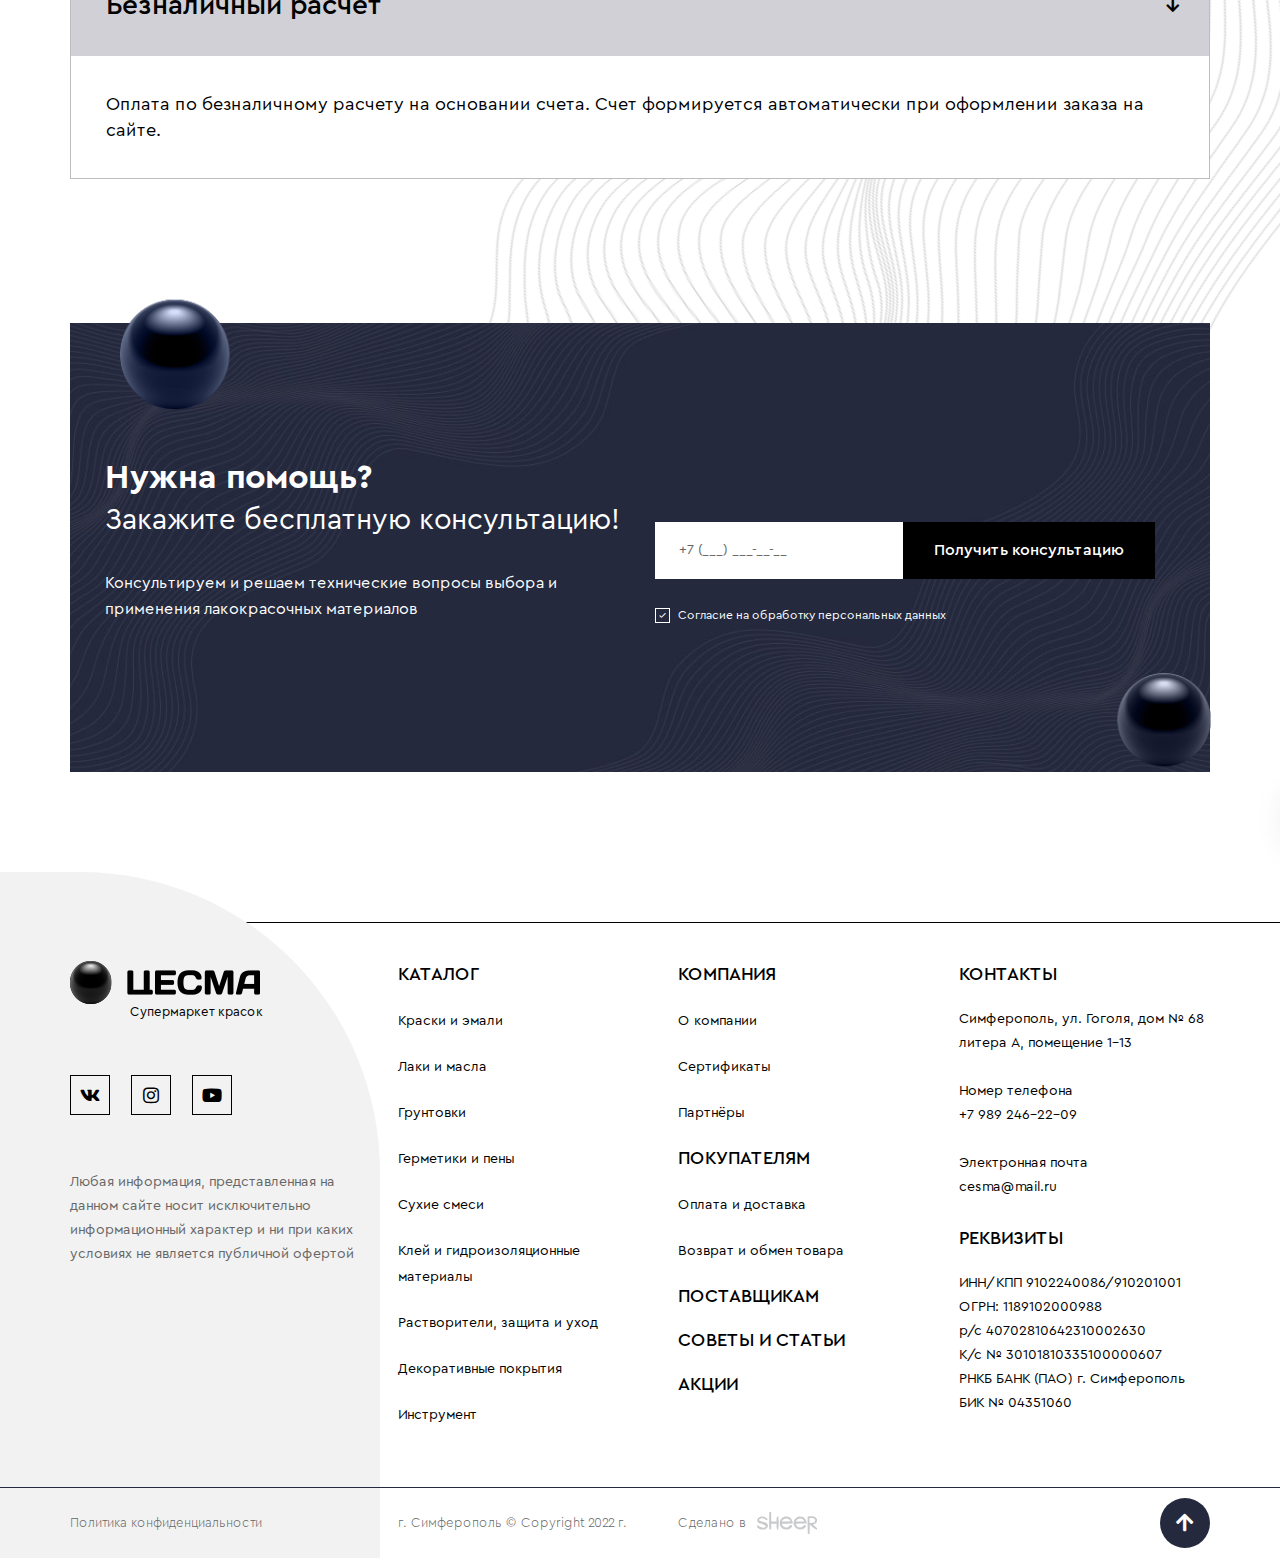
<file: customers.html>
<!DOCTYPE html>
<!--[if lt IE 7]><html lang="ru" class="lt-ie9 lt-ie8 lt-ie7"><![endif]-->
<!--[if IE 7]><html lang="ru" class="lt-ie9 lt-ie8"><![endif]-->
<!--[if IE 8]><html lang="ru" class="lt-ie9"><![endif]-->
<!--[if gt IE 8]><!-->
<html lang="ru">
<!--<![endif]-->
<head>
	<meta charset="utf-8" />
	<title>Заголовок</title>
	<meta name="description" content="" />
	<meta http-equiv="X-UA-Compatible" content="IE=edge" />
	<meta name="viewport" content="width=device-width, initial-scale=1.0" />
	<meta name="format-detection" content="telephone=no" />
	<link rel="shortcut icon" href="favicon.png" />
	<link rel="stylesheet" href="libs/bootstrap/bootstrap-grid.css" />
	<link rel="stylesheet" href="libs/fontawesome-free-5.12.0-web/css/all.min.css" />
	<link rel="stylesheet" href="libs/fancybox/jquery.fancybox.css" />
	<link rel="stylesheet" href="libs/slick-1.5.9/slick/slick.css" />
	<link rel="stylesheet" href="libs/slick-1.5.9/slick/slick-theme.css" />
	<link rel="stylesheet" href="libs/ion.rangeSlider-master/css/ion.rangeSlider.min.css" />
	<link rel="stylesheet" href="css/fonts.css" />
	<link rel="stylesheet" href="css/main.css?ver=1.23" />
	<link rel="stylesheet" href="css/media.css?ver=1.23" />
</head>
<body>

	<div class="wrapper">

		<a href="#modal-help" class="help-fixed default fancybox">
			<img src="img/help1.png" alt="alt">
			<span class="help-fixed__title">НЕ НАШЛИ НУЖНЫЙ ТОВАР?</span>
			<span>Спросите <br>у малыша Йоды либо оставьте заявку на доставку</span>
		</a>

		<header class="header">
			<div class="container">
				<div class="header__wrap">
					<div class="btn-sandwich btn-sandwich_catalog">
						<span class="sandwich">
							<span class="sw-topper"></span>
							<span class="sw-bottom"></span>
							<span class="sw-footer"></span>
						</span>
						<div class="btn-sandwich__text">каталог</div>
					</div>
					<div class="header-content">
						<div class="header__main">
							<a href="#" class="logo">
								<img src="img/logo.png" alt="alt">
							</a>
							<div class="header__contacts">
								<p>Симферополь, ул. Глинки, 80</p>
								<p>E-mail: info@cesma.onlne.ru</p>
							</div>
						</div>
						<div class="form-search">
							<form>
								<input type="text" placeholder="Поиск">
								<div class="search-btn"><i class="far fa-search"></i></div>
							</form>
						</div>
						<div class="buttons-header">
							<a href="#" class="btn-header"><i class="fal fa-heart"></i></a>
							<a href="#" class="btn-header"><img src="img/bars.png" alt="alt"></a>
							<a href="#" class="btn-header"><i class="fal fa-shopping-cart"></i><span>1</span></a>
						</div>
						<div class="callback-contacts">
							<a href="tel:+79789598545" class="phone-main">+7 (978) 959-85-45</a>
							<div>
								<a href="#callback" class="link-simple">Позвоните мне</a>
								<a href="#"><i class="fab fa-whatsapp"></i></a>
								<a href="#"><i class="fab fa-viber"></i></a>
							</div>
						</div>
					</div>
					<div class="btn-sandwich btn-sandwich_menu">
						<span class="sandwich">
							<span class="sw-topper"></span>
							<span class="sw-bottom"></span>
							<span class="sw-footer"></span>
						</span>
						<div class="btn-sandwich__text">меню</div>
					</div>
					<div class="catalog-dropdown">
						<div class="row">
							<div class="col-lg-3">
								<ul class="menu-catalog">
									<li class="active">
										<a href="#">Краски</a>
										<div class="content-dropdown" style="display: block;">
											<div class="row">
												<div class="col-lg">
													<ul class="submenu-dropdown">
														<li>
															<a href="#">Краска для внутренних работ</a>
															<ul>
																<li><a href="#">Краска для потолка</a></li>
																<li><a href="#">Краска для радиаторов</a></li>
																<li><a href="#">Краска для стен и потолков</a></li>
															</ul>
														</li>
													</ul>
													<ul class="submenu-dropdown">
														<li><a href="#">Аэрозольные краски в баллончиках</a></li>
														<li><a href="#">Красители для ручного колерования</a></li>
														<li><a href="#">Краска для дерева</a></li>
														<li><a href="#">Краска для окон и дверей</a></li>
														<li><a href="#">Краска для пола</a></li>
														<li><a href="#">Фасадная краска</a></li>
													</ul>
												</div>
												<div class="col-lg">
													<ul class="submenu-dropdown">
														<li>
															<a href="#">Специальные покрытия</a>
															<ul>
																<li><a href="#">Краска для ванны</a></li>
																<li><a href="#">Краска для яхт и лодок</a></li>
																<li><a href="#">Термостойкая краска</a></li>
																<li><a href="#">Флуоресцентная краска</a></li>
																<li><a href="#">Краска для бассейна</a></li>
																<li><a href="#">Грифельная краска</a></li>
																<li><a href="#">Магнитная краска</a></li>
																<li><a href="#">Маркерная краска</a></li>
															</ul>
														</li>
													</ul>
												</div>
												<div class="col__image-dropdown">
													<div class="content-dropdown__image">
														<img src="img/menu1.jpg" alt="alt">
													</div>
												</div>
											</div>
										</div>
									</li>
									<li>
										<a href="#">Эмали</a>
										<div class="content-dropdown">
											<div class="row">
												<div class="col-lg">
													<ul class="submenu-dropdown">
														<li>
															<a href="#">Краска для внутренних работ</a>
															<ul>
																<li><a href="#">Краска для потолка</a></li>
																<li><a href="#">Краска для стен и потолков</a></li>
															</ul>
														</li>
													</ul>
													<ul class="submenu-dropdown">
														<li><a href="#">Аэрозольные краски в баллончиках</a></li>
														<li><a href="#">Красители для ручного колерования</a></li>
														<li><a href="#">Краска для дерева</a></li>
													</ul>
												</div>
												<div class="col-lg">
													<ul class="submenu-dropdown">
														<li>
															<a href="#">Специальные покрытия</a>
															<ul>
																<li><a href="#">Краска для ванны</a></li>
																<li><a href="#">Краска для яхт и лодок</a></li>
																<li><a href="#">Термостойкая краска</a></li>
																<li><a href="#">Грифельная краска</a></li>
																<li><a href="#">Магнитная краска</a></li>
																<li><a href="#">Маркерная краска</a></li>
															</ul>
														</li>
													</ul>
												</div>
												<div class="col__image-dropdown">
													<div class="content-dropdown__image">
														<img src="img/menu1.jpg" alt="alt">
													</div>
												</div>
											</div>
										</div>
									</li>
									<li>
										<a href="#">Лаки и масла</a>
										<div class="content-dropdown">
											<div class="row">
												<div class="col-lg">
													<ul class="submenu-dropdown">
														<li>
															<a href="#">Краска для внутренних работ</a>
															<ul>
																<li><a href="#">Краска для радиаторов</a></li>
																<li><a href="#">Краска для стен и потолков</a></li>
															</ul>
														</li>
													</ul>
													<ul class="submenu-dropdown">
														<li><a href="#">Фасадная краска</a></li>
													</ul>
												</div>
												<div class="col-lg">
													<ul class="submenu-dropdown">
														<li>
															<a href="#">Специальные покрытия</a>
															<ul>
																<li><a href="#">Грифельная краска</a></li>
																<li><a href="#">Магнитная краска</a></li>
																<li><a href="#">Маркерная краска</a></li>
															</ul>
														</li>
													</ul>
												</div>
												<div class="col__image-dropdown">
													<div class="content-dropdown__image">
														<img src="img/menu1.jpg" alt="alt">
													</div>
												</div>
											</div>
										</div>
									</li>
									<li>
										<a href="#">Грунтовки</a>
										<div class="content-dropdown">
											<div class="row">
												<div class="col-lg">
													<ul class="submenu-dropdown">
														<li>
															<a href="#">Краска для внутренних работ</a>
															<ul>
																<li><a href="#">Краска для потолка</a></li>
																<li><a href="#">Краска для стен и потолков</a></li>
															</ul>
														</li>
													</ul>
													<ul class="submenu-dropdown">
														<li><a href="#">Красители для ручного колерования</a></li>
														<li><a href="#">Краска для дерева</a></li>
														<li><a href="#">Краска для окон и дверей</a></li>
														<li><a href="#">Краска для пола</a></li>
														<li><a href="#">Фасадная краска</a></li>
													</ul>
												</div>
												<div class="col-lg">
													<ul class="submenu-dropdown">
														<li>
															<a href="#">Специальные покрытия</a>
															<ul>
																<li><a href="#">Краска для яхт и лодок</a></li>
																<li><a href="#">Термостойкая краска</a></li>
																<li><a href="#">Флуоресцентная краска</a></li>
																<li><a href="#">Краска для бассейна</a></li>
																<li><a href="#">Грифельная краска</a></li>
																<li><a href="#">Магнитная краска</a></li>
																<li><a href="#">Маркерная краска</a></li>
															</ul>
														</li>
													</ul>
												</div>
												<div class="col__image-dropdown">
													<div class="content-dropdown__image">
														<img src="img/menu1.jpg" alt="alt">
													</div>
												</div>
											</div>
										</div>
									</li>
									<li>
										<a href="#">Герметики и пены</a>
										<div class="content-dropdown">
											<div class="row">
												<div class="col-lg">
													<ul class="submenu-dropdown">
														<li>
															<a href="#">Краска для внутренних работ</a>
															<ul>
																<li><a href="#">Краска для стен и потолков</a></li>
															</ul>
														</li>
													</ul>
													<ul class="submenu-dropdown">
														<li><a href="#">Аэрозольные краски в баллончиках</a></li>
														<li><a href="#">Красители для ручного колерования</a></li>
														<li><a href="#">Краска для дерева</a></li>
														<li><a href="#">Краска для окон и дверей</a></li>
														<li><a href="#">Краска для пола</a></li>
														<li><a href="#">Фасадная краска</a></li>
													</ul>
												</div>
												<div class="col-lg">
													<ul class="submenu-dropdown">
														<li>
															<a href="#">Специальные покрытия</a>
															<ul>
																<li><a href="#">Краска для ванны</a></li>
																<li><a href="#">Краска для яхт и лодок</a></li>
																<li><a href="#">Термостойкая краска</a></li>
																<li><a href="#">Маркерная краска</a></li>
															</ul>
														</li>
													</ul>
												</div>
												<div class="col__image-dropdown">
													<div class="content-dropdown__image">
														<img src="img/menu1.jpg" alt="alt">
													</div>
												</div>
											</div>
										</div>
									</li>
									<li>
										<a href="#">Клей и гидроизоляционные материалы</a>
										<div class="content-dropdown">
											<div class="row">
												<div class="col-lg">
													<ul class="submenu-dropdown">
														<li>
															<a href="#">Краска для внутренних работ</a>
															<ul>
																<li><a href="#">Краска для потолка</a></li>
																<li><a href="#">Краска для радиаторов</a></li>
																<li><a href="#">Краска для стен и потолков</a></li>
															</ul>
														</li>
													</ul>
													<ul class="submenu-dropdown">
														<li><a href="#">Краска для дерева</a></li>
														<li><a href="#">Краска для окон и дверей</a></li>
														<li><a href="#">Краска для пола</a></li>
														<li><a href="#">Фасадная краска</a></li>
													</ul>
												</div>
												<div class="col-lg">
													<ul class="submenu-dropdown">
														<li>
															<a href="#">Специальные покрытия</a>
															<ul>
																<li><a href="#">Краска для ванны</a></li>
																<li><a href="#">Краска для яхт и лодок</a></li>
																<li><a href="#">Термостойкая краска</a></li>
																<li><a href="#">Грифельная краска</a></li>
																<li><a href="#">Магнитная краска</a></li>
																<li><a href="#">Маркерная краска</a></li>
															</ul>
														</li>
													</ul>
												</div>
												<div class="col__image-dropdown">
													<div class="content-dropdown__image">
														<img src="img/menu1.jpg" alt="alt">
													</div>
												</div>
											</div>
										</div>
									</li>
									<li>
										<a href="#">Сухие смеси</a>
										<div class="content-dropdown">
											<div class="row">
												<div class="col-lg">
													<ul class="submenu-dropdown">
														<li>
															<a href="#">Краска для внутренних работ</a>
															<ul>
																<li><a href="#">Краска для потолка</a></li>
																<li><a href="#">Краска для радиаторов</a></li>
																<li><a href="#">Краска для стен и потолков</a></li>
															</ul>
														</li>
													</ul>
													<ul class="submenu-dropdown">
														<li><a href="#">Аэрозольные краски в баллончиках</a></li>
														<li><a href="#">Краска для дерева</a></li>
														<li><a href="#">Краска для пола</a></li>
														<li><a href="#">Фасадная краска</a></li>
													</ul>
												</div>
												<div class="col-lg">
													<ul class="submenu-dropdown">
														<li>
															<a href="#">Специальные покрытия</a>
															<ul>
																<li><a href="#">Краска для ванны</a></li>
																<li><a href="#">Краска для яхт и лодок</a></li>
																<li><a href="#">Термостойкая краска</a></li>
																<li><a href="#">Флуоресцентная краска</a></li>
																<li><a href="#">Краска для бассейна</a></li>
																<li><a href="#">Грифельная краска</a></li>
																<li><a href="#">Магнитная краска</a></li>
																<li><a href="#">Маркерная краска</a></li>
															</ul>
														</li>
													</ul>
												</div>
												<div class="col__image-dropdown">
													<div class="content-dropdown__image">
														<img src="img/menu1.jpg" alt="alt">
													</div>
												</div>
											</div>
										</div>
									</li>
									<li>
										<a href="#">Растворители, защита и уход</a>
										<div class="content-dropdown">
											<div class="row">
												<div class="col-lg">
													<ul class="submenu-dropdown">
														<li>
															<a href="#">Краска для внутренних работ</a>
															<ul>
																<li><a href="#">Краска для потолка</a></li>
																<li><a href="#">Краска для радиаторов</a></li>
																<li><a href="#">Краска для стен и потолков</a></li>
															</ul>
														</li>
													</ul>
													<ul class="submenu-dropdown">
														<li><a href="#">Краска для окон и дверей</a></li>
														<li><a href="#">Краска для пола</a></li>
														<li><a href="#">Фасадная краска</a></li>
													</ul>
												</div>
												<div class="col-lg">
													<ul class="submenu-dropdown">
														<li>
															<a href="#">Специальные покрытия</a>
															<ul>
																<li><a href="#">Краска для ванны</a></li>
																<li><a href="#">Краска для яхт и лодок</a></li>
																<li><a href="#">Термостойкая краска</a></li>
																<li><a href="#">Флуоресцентная краска</a></li>
																<li><a href="#">Краска для бассейна</a></li>
																<li><a href="#">Грифельная краска</a></li>
																<li><a href="#">Магнитная краска</a></li>
																<li><a href="#">Маркерная краска</a></li>
															</ul>
														</li>
													</ul>
												</div>
												<div class="col__image-dropdown">
													<div class="content-dropdown__image">
														<img src="img/menu1.jpg" alt="alt">
													</div>
												</div>
											</div>
										</div>
									</li>
									<li>
										<a href="#">Декоративные покрытия</a>
										<div class="content-dropdown">
											<div class="row">
												<div class="col-lg">
													<ul class="submenu-dropdown">
														<li>
															<a href="#">Краска для внутренних работ</a>
															<ul>
																<li><a href="#">Краска для потолка</a></li>
																<li><a href="#">Краска для радиаторов</a></li>
																<li><a href="#">Краска для стен и потолков</a></li>
															</ul>
														</li>
													</ul>
													<ul class="submenu-dropdown">
														<li><a href="#">Аэрозольные краски в баллончиках</a></li>
														<li><a href="#">Краска для пола</a></li>
														<li><a href="#">Фасадная краска</a></li>
													</ul>
												</div>
												<div class="col-lg">
													<ul class="submenu-dropdown">
														<li>
															<a href="#">Специальные покрытия</a>
															<ul>
																<li><a href="#">Краска для ванны</a></li>
																<li><a href="#">Краска для яхт и лодок</a></li>
																<li><a href="#">Термостойкая краска</a></li>
																<li><a href="#">Флуоресцентная краска</a></li>
																<li><a href="#">Краска для бассейна</a></li>
																<li><a href="#">Грифельная краска</a></li>
																<li><a href="#">Маркерная краска</a></li>
															</ul>
														</li>
													</ul>
												</div>
												<div class="col__image-dropdown">
													<div class="content-dropdown__image">
														<img src="img/menu1.jpg" alt="alt">
													</div>
												</div>
											</div>
										</div>
									</li>
									<li>
										<a href="#">Инструмент</a>
										<div class="content-dropdown">
											<div class="row">
												<div class="col-lg">
													<ul class="submenu-dropdown">
														<li>
															<a href="#">Краска для внутренних работ</a>
															<ul>
																<li><a href="#">Краска для потолка</a></li>
																<li><a href="#">Краска для радиаторов</a></li>
																<li><a href="#">Краска для стен и потолков</a></li>
															</ul>
														</li>
													</ul>
													<ul class="submenu-dropdown">
														<li><a href="#">Аэрозольные краски в баллончиках</a></li>
														<li><a href="#">Красители для ручного колерования</a></li>
														<li><a href="#">Краска для дерева</a></li>
														<li><a href="#">Краска для окон и дверей</a></li>
														<li><a href="#">Фасадная краска</a></li>
													</ul>
												</div>
												<div class="col-lg">
													<ul class="submenu-dropdown">
														<li>
															<a href="#">Специальные покрытия</a>
															<ul>
																<li><a href="#">Краска для ванны</a></li>
																<li><a href="#">Флуоресцентная краска</a></li>
																<li><a href="#">Краска для бассейна</a></li>
																<li><a href="#">Грифельная краска</a></li>
																<li><a href="#">Магнитная краска</a></li>
																<li><a href="#">Маркерная краска</a></li>
															</ul>
														</li>
													</ul>
												</div>
												<div class="col__image-dropdown">
													<div class="content-dropdown__image">
														<img src="img/menu1.jpg" alt="alt">
													</div>
												</div>
											</div>
										</div>
									</li>
								</ul>
							</div>
						</div>
					</div>
				</div>
			</div>
		</header>

		<section class="customers">
			<div class="container">
				<ul class="breadcrumbs">
					<li><a href="#">Главная</a></li>
					<li>Покупателям</li>
				</ul>
				<h1 class="title-section">Покупателям</h1>
				<ul class="tabs tabs_page">
					<li class="active"><a href="#tab_customers1">Доставка и оплата</a></li>
					<li><a href="#tab_customers2">Возврат и обмен</a></li>
				</ul>
				<div class="tab-container">
					<div class="tab-pane" id="tab_customers1">
						<h2 class="title-section title-section_simple">Доставка</h2>
						<div class="row row_delivery">
							<div class="col-lg-6">
								<div class="block-customer">
									<div class="block-customer__title"><strong>Доставка бесплатная</strong> в любой город Крыма в <strong>течение 3 дней</strong></div>
									<a href="#" class="btn-page">заказать</a>
									<div class="block-customer__image">
										<img src="img/car.png" alt="alt">
									</div>
								</div>
							</div>
							<div class="col-lg-6">
								<div class="block-customer">
									<div class="block-customer__title"><strong>Самовывоз</strong></div>
									<div class="block-customer__descr">Приезжайте к нам в магазин</div>
									<div class="location-block">
										<div class="location-block__image">
											<img src="img/location.jpg" alt="alt">
										</div>
										<div class="location-block__content">
											<p>г. Симферополь, ул. Глинки, 53</p>
											<p>Пн-Пт: 9.00 - 17.00 <br>Сб: 10.00 - 15.00</p>
										</div>
									</div>
								</div>
							</div>
						</div>
						<h2 class="title-section title-section_simple">Способы оплаты</h2>
						<div class="payments-wrap">
							<div class="box-info">
								<div class="box-info__head">Оплата наличными <i class="fas fa-arrow-down"></i></div>
								<div class="box-info__content">
									<p>Оплата наличными курьеру при получении товара или оплата в офисе при самовывозе.</p>
								</div>
							</div>
							<div class="box-info">
								<div class="box-info__head">Оплата банковской картой <i class="fas fa-arrow-down"></i></div>
								<div class="box-info__content">
									<p>Онлайн перевод на карту РНКБ </p>
								</div>
							</div>
							<div class="box-info">
								<div class="box-info__head">Безналичный расчет <i class="fas fa-arrow-down"></i></div>
								<div class="box-info__content">
									<p>Оплата по безналичному расчету на основании счета. Счет формируется автоматически при оформлении заказа на сайте.</p>
								</div>
							</div>
						</div>
					</div>
					<div class="tab-pane" id="tab_customers2">
						
					</div>
				</div> 
				<div class="consultation-block">
					<div class="row align-items-end">
						<div class="col-lg-6">
							<h2 class="title-section"><strong>Нужна помощь?</strong> <span>Закажите бесплатную консультацию!</span></h2>
							<div class="descr-section">Консультируем и решаем технические вопросы выбора и применения лакокрасочных материалов</div>
						</div>
						<div class="col-lg-6">
							<form>
								<div class="form-line">
									<div class="item-form">
										<input type="text" placeholder="+7 (___) ___-__-__" required="required" class="input-phone">
									</div>
									<button class="btn-main">Получить консультацию</button>
								</div>
								<div class="checkbox">
									<label>
										<input type="checkbox" required="required" checked="checked" />
										<span>Согласие на обработку персональных данных</span>
									</label>
								</div>
							</form>
						</div>
					</div>
				</div>
			</div>
		</section>

		<footer class="footer">
			<div class="container container__footer">
				<div class="row">
					<div class="col_footer">
						<a href="#" class="logo">
							<img src="img/logo2.png" alt="alt">
						</a>
						<div class="logo-descr">Супермаркет красок</div>
						<ul class="social-list">
							<li><a href="#"><i class="fab fa-vk"></i></a></li>
							<li><a href="#"><i class="fab fa-instagram"></i></a></li>
							<li><a href="#"><i class="fab fa-youtube"></i></a></li>
						</ul>
						<div class="text-footer">Любая информация, представленная на данном сайте носит исключительно информационный характер и ни при каких условиях не является публичной офертой</div>
					</div>
					<div class="col-lg">
						<div class="footer__title footer__title_mob">КАТАЛОГ <i class="fal fa-plus"></i></div>
						<div class="footer__content">
							<ul class="footer__nav">
								<li><a href="#">Краски и эмали</a></li>
								<li><a href="#">Лаки и масла</a></li>
								<li><a href="#">Грунтовки</a></li>
								<li><a href="#">Герметики и пены</a></li>
								<li><a href="#">Сухие смеси</a></li>
								<li><a href="#">Клей и гидроизоляционные материалы</a></li>
								<li><a href="#">Растворители, защита и уход</a></li>
								<li><a href="#">Декоративные покрытия</a></li>
								<li><a href="#">Инструмент</a></li>
							</ul>
						</div>
					</div>
					<div class="col-lg">
						<div class="footer__title footer__title_mob">КОМПАНИЯ <i class="fal fa-plus"></i></div>
						<div class="footer__content">
							<ul class="footer__nav">
								<li><a href="#">О компании</a></li>
								<li><a href="#">Сертификаты</a></li>
								<li><a href="#">Партнёры</a></li>
							</ul>
						</div>
						<div class="footer__title footer__title_mob">ПОКУПАТЕЛЯМ <i class="fal fa-plus"></i></div>
						<div class="footer__content">
							<ul class="footer__nav">
								<li><a href="#">Оплата и доставка</a></li>
								<li><a href="#">Возврат и обмен товара</a></li>
							</ul>
						</div>
						<ul>
							<li><a href="#" class="footer__title">ПОСТАВЩИКАМ</a></li>
							<li><a href="#" class="footer__title">советы и статьи</a></li>
							<li><a href="#" class="footer__title">акции</a></li>
						</ul>
					</div>
					<div class="col-lg">
						<div class="footer__title footer__title_mob">КОНТАКТЫ <i class="fal fa-plus"></i></div>
						<div class="footer__content">
							<div class="footer__contacts">
								<p>Симферополь, ул. Гоголя, дом № 68 <br>литера А, помещение 1-13</p>
								<br>
								<p>Номер телефона <br><a href="tel:+79892462209">+7 989 246-22-09</a></p>
								<br>
								<p>Электронная почта <br><a href="mailto:cesma@mail.ru">cesma@mail.ru</a></p>
							</div>
						</div>
						<br>
						<div class="footer__title footer__title_mob">реквизиты <i class="fal fa-plus"></i></div>
						<div class="footer__content">
							<div class="footer__contacts">
								<p>ИНН/КПП 9102240086/910201001</p>
								<p>ОГРН: 1189102000988</p>
								<p>р/с 40702810642310002630</p>
								<p>К/с № 30101810335100000607</p>
								<p>РНКБ БАНК (ПАО) г. Симферополь</p>
								<p>БИК № 04351060</p>
							</div>
						</div>
					</div>
				</div>
			</div>
			<div class="footer__bottom">
				<div class="container">
					<div class="row">
						<div class="col_footer">
							<a href="#">Политика конфиденциальности</a>
						</div>
						<div class="col-lg">
							<p>г. Симферополь © Copyright 2022 г.</p>
						</div>
						<div class="col-lg">
							<div class="create">Сделано в <img src="img/copy.svg" alt="alt"></div>
						</div>
						<div class="col-lg">
							<a href="#" class="btn_top default"><i class="fa fa-arrow-up"></i></a>
						</div>
					</div>
				</div>
			</div>
		</footer>
		
	</div>

	<div id="card-modal" class="modal-block">
		<div class="modal-wrap">
			<div class="row">
				<div class="col-lg-2">
					<ul class="slider-nav">
						<li>
							<div class="slider-nav__item">
								<img src="img/slide_nav1.jpg" alt="alt">
							</div>
						</li>
						<li>
							<div class="slider-nav__item">
								<img src="img/slide_nav1.jpg" alt="alt">
							</div>
						</li>
						<li>
							<div class="slider-nav__item">
								<img src="img/slide_nav1.jpg" alt="alt">
							</div>
						</li>
						<li>
							<div class="slider-nav__item">
								<img src="img/slide_nav1.jpg" alt="alt">
							</div>
						</li>
					</ul>
				</div>
				<div class="col-lg-4 col_for">
					<ul class="slider-for">
						<li>
							<div class="slider-for__item">
								<img src="img/slide_for1.jpg" alt="alt">
							</div>
						</li>
						<li>
							<div class="slider-for__item">
								<img src="img/slide_for1.jpg" alt="alt">
							</div>
						</li>
						<li>
							<div class="slider-for__item">
								<img src="img/slide_for1.jpg" alt="alt">
							</div>
						</li>
						<li>
							<div class="slider-for__item">
								<img src="img/slide_for1.jpg" alt="alt">
							</div>
						</li>
					</ul>
				</div>
				<div class="col-xl-5 col-lg-6">
					<div class="articul">Артикул: 678798</div>
					<div class="title-modal">Краска Rossetti Mondo Nuovo Lavabile Formula</div>
					<div class="feature-item">Тип ЛКМ <span>Краска</span></div>
					<div class="feature-item">Тип работ <span>Внутренних работ, Наружных работ</span></div>
					<div class="feature-item">Объект применения <span>Стен, Террасы, Фасадов, Цоколя</span></div>
					<div class="feature-item">Материал обработки <span>ДВП, ДСП, OSB (ОСБ), Штукатурка</span></div>
					<div class="types-wrap">
						<div class="item-type">
							<label>
								<input type="radio" checked="checked" name="type" />
								<span>1 л</span>
							</label>
						</div>
						<div class="item-type">
							<label>
								<input type="radio" name="type" />
								<span>2 л</span>
							</label>
						</div>
						<div class="item-type">
							<label>
								<input type="radio" name="type" />
								<span>5 л</span>
							</label>
						</div>
					</div>
					<div class="prices-card">
						<div class="old-price">1 772 ₽</div>
						<div class="price-main">1 562 ₽</div>
					</div>
					<div class="buttons-card">
						<div class="row">
							<div class="col-6">
								<div class="quantity">
									<div class="quantity-button quantity-down">–</div>
									<input type="number" min="1" step="1" value="1">
									<div class="quantity-button quantity-up">+</div>
								</div>
							</div>
							<div class="col-6">
								<a href="#" class="btn-main">В корзину</a>
							</div>
						</div>
						<a href="#" class="btn-page">больше информации о товаре</a>
					</div>
				</div>
			</div>
		</div>
	</div>

	<div id="modal-help" class="modal-block">
		<div class="modal-main">
			<div class="row">
				<div class="col-lg-6">
					<div class="modal-main__content">
						<div class="title-form">Не нашли нужный товар?</div>
						<div class="descr-form">Напишите название товара и желаемую дату доставки. Мы сделаем все возможное</div>
						<form>
							<div class="item-input">
								<input type="text" placeholder="+7 (__) ___-__-__" class="input-phone" required="required">
							</div>
							<div class="item-input">
								<textarea placeholder="Сообщение"></textarea>
							</div>
							<button class="btn-main">Запросить  товар</button>
						</form>
					</div>
				</div>
				<div class="col-lg-6">
					<div class="image-modal">
						<img src="img/img_modal1.jpg" alt="alt">
					</div>
				</div>
			</div>
		</div>
	</div>

	<!--[if lt IE 9]>
	<script src="libs/html5shiv/es5-shim.min.js"></script>
	<script src="libs/html5shiv/html5shiv.min.js"></script>
	<script src="libs/html5shiv/html5shiv-printshiv.min.js"></script>
	<script src="libs/respond/respond.min.js"></script>
<![endif]-->
<script src="libs/jquery/jquery-1.11.1.min.js"></script>
<script src="libs/jquery-mousewheel/jquery.mousewheel.min.js"></script>
<script src="libs/fancybox/jquery.fancybox.pack.js"></script>
<script src="libs/slick-1.5.9/slick/slick.min.js"></script>
<script src="libs/scroll2id/PageScroll2id.min.js"></script>
<script src="libs/mask/jquery.maskedinput.js"></script>
<script src="libs/ion.rangeSlider-master/js/ion.rangeSlider.min.js"></script>
<script src="libs/jQueryFormStyler-master/jquery.formstyler.min.js"></script>
<script src="js/common.js?ver=1.23"></script>
<!-- Yandex.Metrika counter --><!-- /Yandex.Metrika counter -->
<!-- Google Analytics counter --><!-- /Google Analytics counter -->
</body>
</html>
</file>
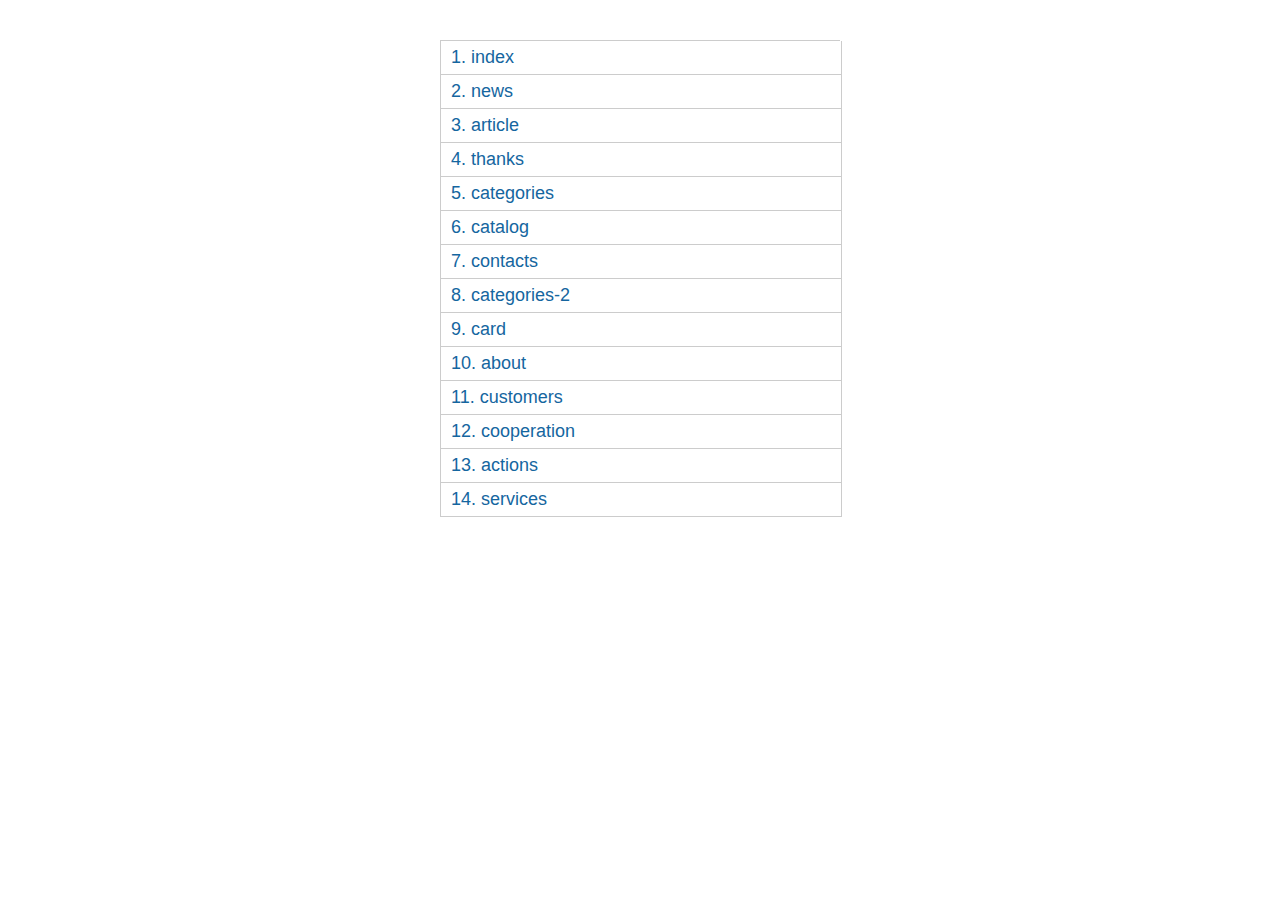
<file: map.html>
<!DOCTYPE html>
<!--[if lt IE 7]><html lang="ru" class="lt-ie9 lt-ie8 lt-ie7"><![endif]-->
<!--[if IE 7]><html lang="ru" class="lt-ie9 lt-ie8"><![endif]-->
<!--[if IE 8]><html lang="ru" class="lt-ie9"><![endif]-->
<!--[if gt IE 8]><!-->
<html lang="ru">
<!--<![endif]-->
<head>
	<meta charset="utf-8" />
	<title>Заголовок</title>
	<meta name="description" content="" />
	<meta http-equiv="X-UA-Compatible" content="IE=edge" />
	<meta name="viewport" content="width=device-width, initial-scale=1.0" />
</head>
<body>

	<div class="wrapper">
		<div class="count_pages"> 
			<ul> 
				<li><a href="index.html" target="_blanck">index</a></li>
				<li><a href="news.html" target="_blanck">news</a></li>
				<li><a href="article.html" target="_blanck">article</a></li>
				<li><a href="thanks.html" target="_blanck">thanks</a></li>
				<li><a href="categories.html" target="_blanck">categories</a></li>
				<li><a href="catalog.html" target="_blanck">catalog</a></li>
				<li><a href="contacts.html" target="_blanck">contacts</a></li>
				<li><a href="categories-2.html" target="_blanck">categories-2</a></li>
				<li><a href="card.html" target="_blanck">card</a></li>
				<li><a href="about.html" target="_blanck">about</a></li>
				<li><a href="customers.html" target="_blanck">customers</a></li>
				<li><a href="cooperation.html" target="_blanck">cooperation</a></li>
				<li><a href="actions.html" target="_blanck">actions</a></li>
				<li><a href="services.html" target="_blanck">services</a></li>
			</ul> 
		</div>  
	</div>
    
	<style> 
		.count_pages a:before { 
			counter-increment: list1;
			content: counter(list1) ". ";
		}
		.count_pages li {
			list-style: none;
			margin-bottom: 0px;
			border: 1px solid #ccc;
			border-top: none;
			width: 100%;
		}
		.count_pages {
			margin: 0;
			width: 400px;
			margin: auto;
			font-family: sans-serif;
			margin-top: 40px;
			max-width: 100%;
			border-top: 1px solid #ccc;
			counter-reset: list1;
			margin-bottom: 40px;
		}
		.count_pages ul {
			margin: 0;
			padding: 0;
		}
		.count_pages a {
			font-size: 18px;
			color: #15669F;
			text-decoration: none;
			display: block;
			padding: 6px 10px;
		}
	</style>
</body>
</html>
</file>
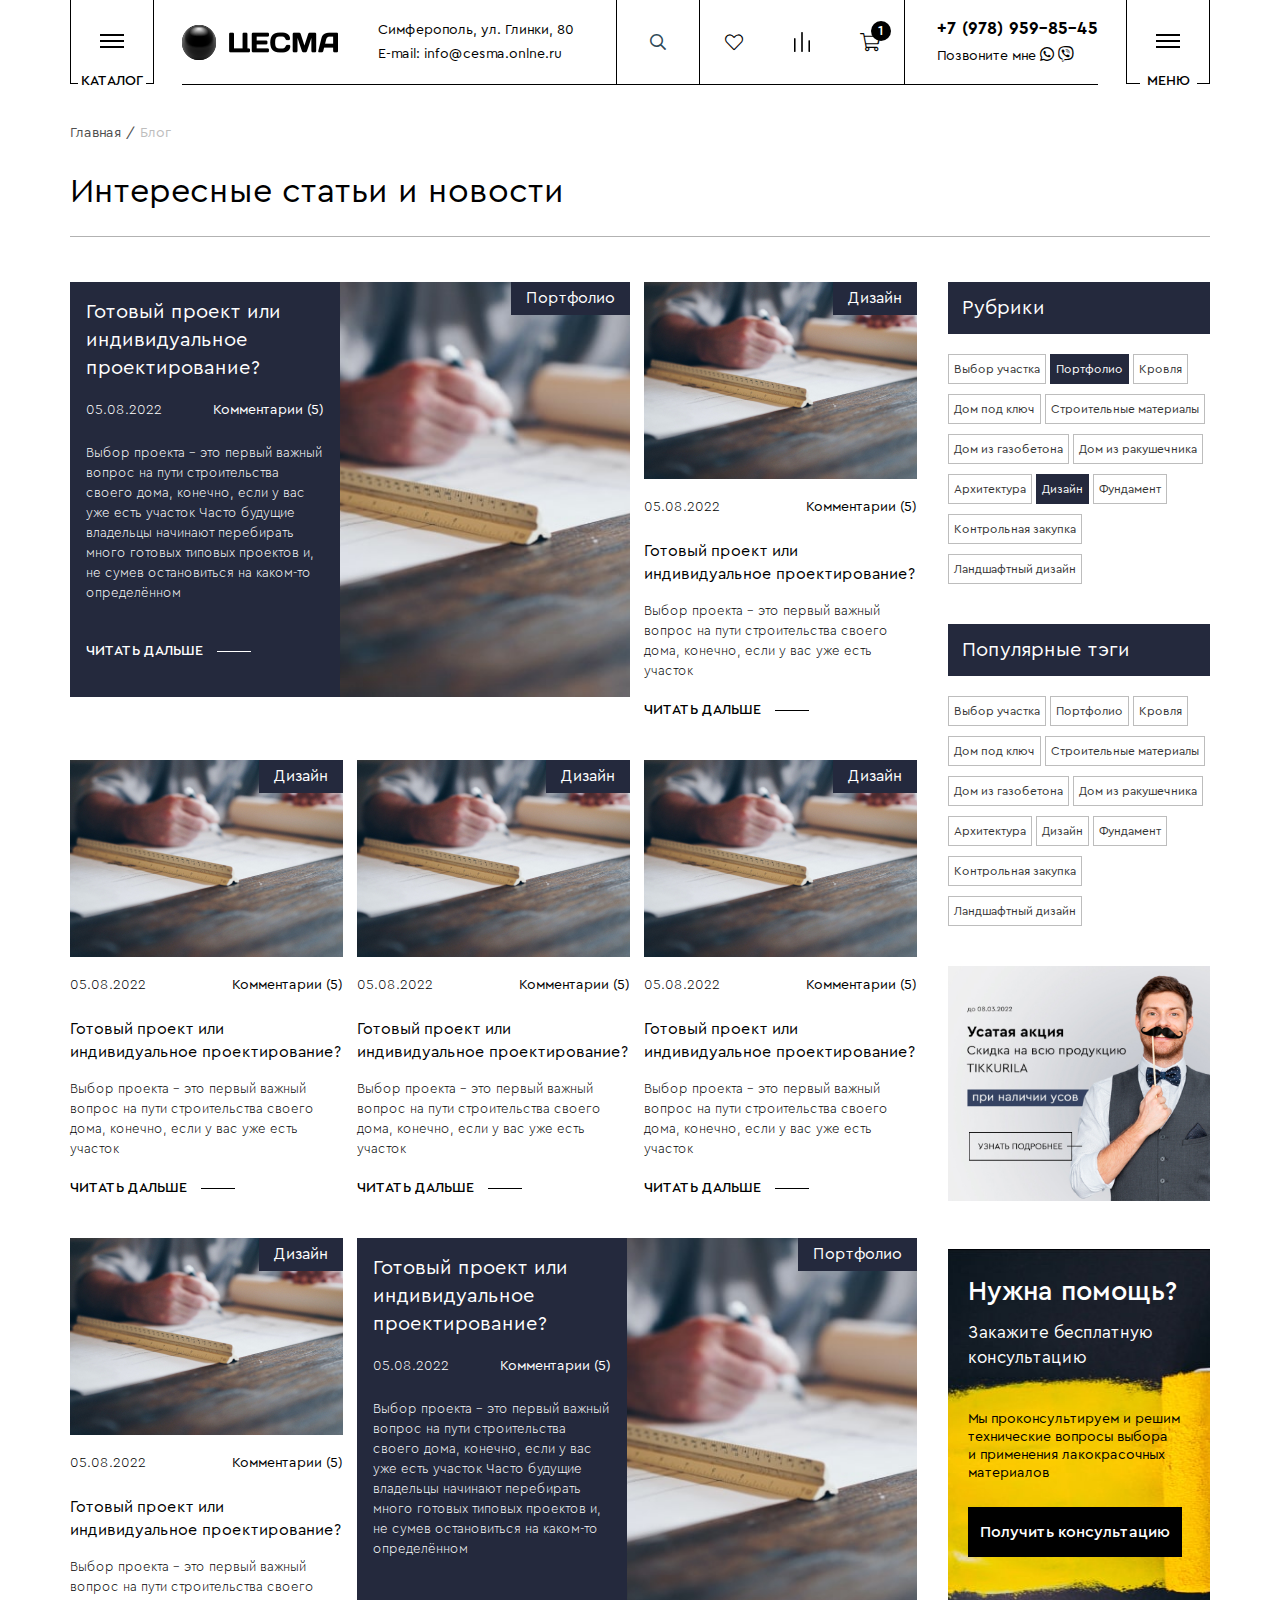
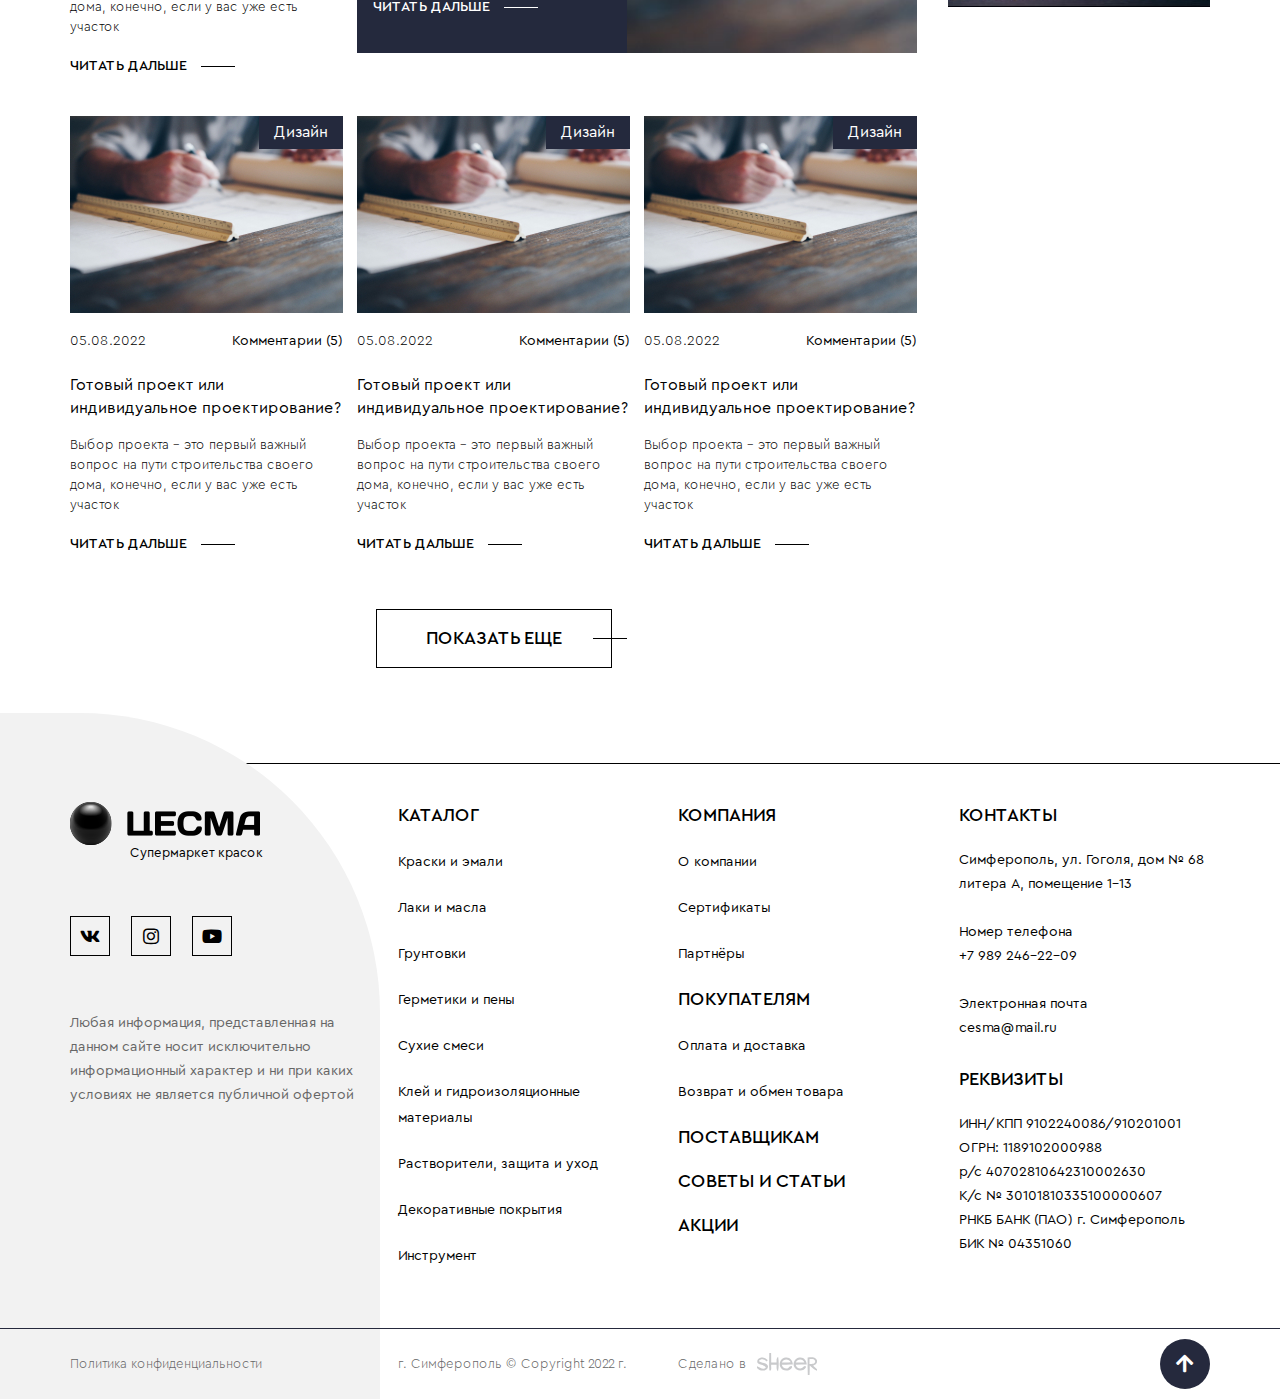
<file: news.html>
<!DOCTYPE html>
<!--[if lt IE 7]><html lang="ru" class="lt-ie9 lt-ie8 lt-ie7"><![endif]-->
<!--[if IE 7]><html lang="ru" class="lt-ie9 lt-ie8"><![endif]-->
<!--[if IE 8]><html lang="ru" class="lt-ie9"><![endif]-->
<!--[if gt IE 8]><!-->
<html lang="ru">
<!--<![endif]-->
<head>
	<meta charset="utf-8" />
	<title>Заголовок</title>
	<meta name="description" content="" />
	<meta http-equiv="X-UA-Compatible" content="IE=edge" />
	<meta name="viewport" content="width=device-width, initial-scale=1.0" />
	<meta name="format-detection" content="telephone=no" />
	<link rel="shortcut icon" href="favicon.png" />
	<link rel="stylesheet" href="libs/bootstrap/bootstrap-grid.css" />
	<link rel="stylesheet" href="libs/fontawesome-free-5.12.0-web/css/all.min.css" />
	<link rel="stylesheet" href="libs/fancybox/jquery.fancybox.css" />
	<link rel="stylesheet" href="libs/slick-1.5.9/slick/slick.css" />
	<link rel="stylesheet" href="libs/slick-1.5.9/slick/slick-theme.css" />
	<link rel="stylesheet" href="libs/ion.rangeSlider-master/css/ion.rangeSlider.min.css" />
	<link rel="stylesheet" href="css/fonts.css" />
	<link rel="stylesheet" href="css/main.css?ver=1.4" />
	<link rel="stylesheet" href="css/media.css?ver=1.4" />
</head>
<body>

	<div class="wrapper">

		<a href="#modal-help" class="help-fixed default fancybox">
			<img src="img/help1.png" alt="alt">
			<span class="help-fixed__title">НЕ НАШЛИ НУЖНЫЙ ТОВАР?</span>
			<span>Спросите <br>у малыша Йоды либо оставьте заявку на доставку</span>
		</a>

		<header class="header">
			<div class="container">
				<div class="header__wrap">
					<div class="btn-sandwich btn-sandwich_catalog">
						<span class="sandwich">
							<span class="sw-topper"></span>
							<span class="sw-bottom"></span>
							<span class="sw-footer"></span>
						</span>
						<div class="btn-sandwich__text">каталог</div>
					</div>
					<div class="header-content">
						<div class="header__main">
							<a href="#" class="logo">
								<img src="img/logo.png" alt="alt">
							</a>
							<div class="header__contacts">
								<p>Симферополь, ул. Глинки, 80</p>
								<p>E-mail: info@cesma.onlne.ru</p>
							</div>
						</div>
						<div class="form-search">
							<form>
								<input type="text" placeholder="Поиск">
								<div class="search-btn"><i class="far fa-search"></i></div>
							</form>
						</div>
						<div class="buttons-header">
							<a href="#" class="btn-header"><i class="fal fa-heart"></i></a>
							<a href="#" class="btn-header"><img src="img/bars.png" alt="alt"></a>
							<a href="#" class="btn-header"><i class="fal fa-shopping-cart"></i><span>1</span></a>
						</div>
						<div class="callback-contacts">
							<a href="tel:+79789598545" class="phone-main">+7 (978) 959-85-45</a>
							<div>
								<a href="#callback" class="link-simple">Позвоните мне</a>
								<a href="#"><i class="fab fa-whatsapp"></i></a>
								<a href="#"><i class="fab fa-viber"></i></a>
							</div>
						</div>
					</div>
					<div class="btn-sandwich btn-sandwich_menu">
						<span class="sandwich">
							<span class="sw-topper"></span>
							<span class="sw-bottom"></span>
							<span class="sw-footer"></span>
						</span>
						<div class="btn-sandwich__text">меню</div>
					</div>
					<div class="catalog-dropdown">
						<div class="row">
							<div class="col-lg-3">
								<ul class="menu-catalog">
									<li class="active">
										<a href="#">Краски</a>
										<div class="content-dropdown" style="display: block;">
											<div class="row">
												<div class="col-lg">
													<ul class="submenu-dropdown">
														<li>
															<a href="#">Краска для внутренних работ</a>
															<ul>
																<li><a href="#">Краска для потолка</a></li>
																<li><a href="#">Краска для радиаторов</a></li>
																<li><a href="#">Краска для стен и потолков</a></li>
															</ul>
														</li>
													</ul>
													<ul class="submenu-dropdown">
														<li><a href="#">Аэрозольные краски в баллончиках</a></li>
														<li><a href="#">Красители для ручного колерования</a></li>
														<li><a href="#">Краска для дерева</a></li>
														<li><a href="#">Краска для окон и дверей</a></li>
														<li><a href="#">Краска для пола</a></li>
														<li><a href="#">Фасадная краска</a></li>
													</ul>
												</div>
												<div class="col-lg">
													<ul class="submenu-dropdown">
														<li>
															<a href="#">Специальные покрытия</a>
															<ul>
																<li><a href="#">Краска для ванны</a></li>
																<li><a href="#">Краска для яхт и лодок</a></li>
																<li><a href="#">Термостойкая краска</a></li>
																<li><a href="#">Флуоресцентная краска</a></li>
																<li><a href="#">Краска для бассейна</a></li>
																<li><a href="#">Грифельная краска</a></li>
																<li><a href="#">Магнитная краска</a></li>
																<li><a href="#">Маркерная краска</a></li>
															</ul>
														</li>
													</ul>
												</div>
												<div class="col__image-dropdown">
													<div class="content-dropdown__image">
														<img src="img/menu1.jpg" alt="alt">
													</div>
												</div>
											</div>
										</div>
									</li>
									<li>
										<a href="#">Эмали</a>
										<div class="content-dropdown">
											<div class="row">
												<div class="col-lg">
													<ul class="submenu-dropdown">
														<li>
															<a href="#">Краска для внутренних работ</a>
															<ul>
																<li><a href="#">Краска для потолка</a></li>
																<li><a href="#">Краска для стен и потолков</a></li>
															</ul>
														</li>
													</ul>
													<ul class="submenu-dropdown">
														<li><a href="#">Аэрозольные краски в баллончиках</a></li>
														<li><a href="#">Красители для ручного колерования</a></li>
														<li><a href="#">Краска для дерева</a></li>
													</ul>
												</div>
												<div class="col-lg">
													<ul class="submenu-dropdown">
														<li>
															<a href="#">Специальные покрытия</a>
															<ul>
																<li><a href="#">Краска для ванны</a></li>
																<li><a href="#">Краска для яхт и лодок</a></li>
																<li><a href="#">Термостойкая краска</a></li>
																<li><a href="#">Грифельная краска</a></li>
																<li><a href="#">Магнитная краска</a></li>
																<li><a href="#">Маркерная краска</a></li>
															</ul>
														</li>
													</ul>
												</div>
												<div class="col__image-dropdown">
													<div class="content-dropdown__image">
														<img src="img/menu1.jpg" alt="alt">
													</div>
												</div>
											</div>
										</div>
									</li>
									<li>
										<a href="#">Лаки и масла</a>
										<div class="content-dropdown">
											<div class="row">
												<div class="col-lg">
													<ul class="submenu-dropdown">
														<li>
															<a href="#">Краска для внутренних работ</a>
															<ul>
																<li><a href="#">Краска для радиаторов</a></li>
																<li><a href="#">Краска для стен и потолков</a></li>
															</ul>
														</li>
													</ul>
													<ul class="submenu-dropdown">
														<li><a href="#">Фасадная краска</a></li>
													</ul>
												</div>
												<div class="col-lg">
													<ul class="submenu-dropdown">
														<li>
															<a href="#">Специальные покрытия</a>
															<ul>
																<li><a href="#">Грифельная краска</a></li>
																<li><a href="#">Магнитная краска</a></li>
																<li><a href="#">Маркерная краска</a></li>
															</ul>
														</li>
													</ul>
												</div>
												<div class="col__image-dropdown">
													<div class="content-dropdown__image">
														<img src="img/menu1.jpg" alt="alt">
													</div>
												</div>
											</div>
										</div>
									</li>
									<li>
										<a href="#">Грунтовки</a>
										<div class="content-dropdown">
											<div class="row">
												<div class="col-lg">
													<ul class="submenu-dropdown">
														<li>
															<a href="#">Краска для внутренних работ</a>
															<ul>
																<li><a href="#">Краска для потолка</a></li>
																<li><a href="#">Краска для стен и потолков</a></li>
															</ul>
														</li>
													</ul>
													<ul class="submenu-dropdown">
														<li><a href="#">Красители для ручного колерования</a></li>
														<li><a href="#">Краска для дерева</a></li>
														<li><a href="#">Краска для окон и дверей</a></li>
														<li><a href="#">Краска для пола</a></li>
														<li><a href="#">Фасадная краска</a></li>
													</ul>
												</div>
												<div class="col-lg">
													<ul class="submenu-dropdown">
														<li>
															<a href="#">Специальные покрытия</a>
															<ul>
																<li><a href="#">Краска для яхт и лодок</a></li>
																<li><a href="#">Термостойкая краска</a></li>
																<li><a href="#">Флуоресцентная краска</a></li>
																<li><a href="#">Краска для бассейна</a></li>
																<li><a href="#">Грифельная краска</a></li>
																<li><a href="#">Магнитная краска</a></li>
																<li><a href="#">Маркерная краска</a></li>
															</ul>
														</li>
													</ul>
												</div>
												<div class="col__image-dropdown">
													<div class="content-dropdown__image">
														<img src="img/menu1.jpg" alt="alt">
													</div>
												</div>
											</div>
										</div>
									</li>
									<li>
										<a href="#">Герметики и пены</a>
										<div class="content-dropdown">
											<div class="row">
												<div class="col-lg">
													<ul class="submenu-dropdown">
														<li>
															<a href="#">Краска для внутренних работ</a>
															<ul>
																<li><a href="#">Краска для стен и потолков</a></li>
															</ul>
														</li>
													</ul>
													<ul class="submenu-dropdown">
														<li><a href="#">Аэрозольные краски в баллончиках</a></li>
														<li><a href="#">Красители для ручного колерования</a></li>
														<li><a href="#">Краска для дерева</a></li>
														<li><a href="#">Краска для окон и дверей</a></li>
														<li><a href="#">Краска для пола</a></li>
														<li><a href="#">Фасадная краска</a></li>
													</ul>
												</div>
												<div class="col-lg">
													<ul class="submenu-dropdown">
														<li>
															<a href="#">Специальные покрытия</a>
															<ul>
																<li><a href="#">Краска для ванны</a></li>
																<li><a href="#">Краска для яхт и лодок</a></li>
																<li><a href="#">Термостойкая краска</a></li>
																<li><a href="#">Маркерная краска</a></li>
															</ul>
														</li>
													</ul>
												</div>
												<div class="col__image-dropdown">
													<div class="content-dropdown__image">
														<img src="img/menu1.jpg" alt="alt">
													</div>
												</div>
											</div>
										</div>
									</li>
									<li>
										<a href="#">Клей и гидроизоляционные материалы</a>
										<div class="content-dropdown">
											<div class="row">
												<div class="col-lg">
													<ul class="submenu-dropdown">
														<li>
															<a href="#">Краска для внутренних работ</a>
															<ul>
																<li><a href="#">Краска для потолка</a></li>
																<li><a href="#">Краска для радиаторов</a></li>
																<li><a href="#">Краска для стен и потолков</a></li>
															</ul>
														</li>
													</ul>
													<ul class="submenu-dropdown">
														<li><a href="#">Краска для дерева</a></li>
														<li><a href="#">Краска для окон и дверей</a></li>
														<li><a href="#">Краска для пола</a></li>
														<li><a href="#">Фасадная краска</a></li>
													</ul>
												</div>
												<div class="col-lg">
													<ul class="submenu-dropdown">
														<li>
															<a href="#">Специальные покрытия</a>
															<ul>
																<li><a href="#">Краска для ванны</a></li>
																<li><a href="#">Краска для яхт и лодок</a></li>
																<li><a href="#">Термостойкая краска</a></li>
																<li><a href="#">Грифельная краска</a></li>
																<li><a href="#">Магнитная краска</a></li>
																<li><a href="#">Маркерная краска</a></li>
															</ul>
														</li>
													</ul>
												</div>
												<div class="col__image-dropdown">
													<div class="content-dropdown__image">
														<img src="img/menu1.jpg" alt="alt">
													</div>
												</div>
											</div>
										</div>
									</li>
									<li>
										<a href="#">Сухие смеси</a>
										<div class="content-dropdown">
											<div class="row">
												<div class="col-lg">
													<ul class="submenu-dropdown">
														<li>
															<a href="#">Краска для внутренних работ</a>
															<ul>
																<li><a href="#">Краска для потолка</a></li>
																<li><a href="#">Краска для радиаторов</a></li>
																<li><a href="#">Краска для стен и потолков</a></li>
															</ul>
														</li>
													</ul>
													<ul class="submenu-dropdown">
														<li><a href="#">Аэрозольные краски в баллончиках</a></li>
														<li><a href="#">Краска для дерева</a></li>
														<li><a href="#">Краска для пола</a></li>
														<li><a href="#">Фасадная краска</a></li>
													</ul>
												</div>
												<div class="col-lg">
													<ul class="submenu-dropdown">
														<li>
															<a href="#">Специальные покрытия</a>
															<ul>
																<li><a href="#">Краска для ванны</a></li>
																<li><a href="#">Краска для яхт и лодок</a></li>
																<li><a href="#">Термостойкая краска</a></li>
																<li><a href="#">Флуоресцентная краска</a></li>
																<li><a href="#">Краска для бассейна</a></li>
																<li><a href="#">Грифельная краска</a></li>
																<li><a href="#">Магнитная краска</a></li>
																<li><a href="#">Маркерная краска</a></li>
															</ul>
														</li>
													</ul>
												</div>
												<div class="col__image-dropdown">
													<div class="content-dropdown__image">
														<img src="img/menu1.jpg" alt="alt">
													</div>
												</div>
											</div>
										</div>
									</li>
									<li>
										<a href="#">Растворители, защита и уход</a>
										<div class="content-dropdown">
											<div class="row">
												<div class="col-lg">
													<ul class="submenu-dropdown">
														<li>
															<a href="#">Краска для внутренних работ</a>
															<ul>
																<li><a href="#">Краска для потолка</a></li>
																<li><a href="#">Краска для радиаторов</a></li>
																<li><a href="#">Краска для стен и потолков</a></li>
															</ul>
														</li>
													</ul>
													<ul class="submenu-dropdown">
														<li><a href="#">Краска для окон и дверей</a></li>
														<li><a href="#">Краска для пола</a></li>
														<li><a href="#">Фасадная краска</a></li>
													</ul>
												</div>
												<div class="col-lg">
													<ul class="submenu-dropdown">
														<li>
															<a href="#">Специальные покрытия</a>
															<ul>
																<li><a href="#">Краска для ванны</a></li>
																<li><a href="#">Краска для яхт и лодок</a></li>
																<li><a href="#">Термостойкая краска</a></li>
																<li><a href="#">Флуоресцентная краска</a></li>
																<li><a href="#">Краска для бассейна</a></li>
																<li><a href="#">Грифельная краска</a></li>
																<li><a href="#">Магнитная краска</a></li>
																<li><a href="#">Маркерная краска</a></li>
															</ul>
														</li>
													</ul>
												</div>
												<div class="col__image-dropdown">
													<div class="content-dropdown__image">
														<img src="img/menu1.jpg" alt="alt">
													</div>
												</div>
											</div>
										</div>
									</li>
									<li>
										<a href="#">Декоративные покрытия</a>
										<div class="content-dropdown">
											<div class="row">
												<div class="col-lg">
													<ul class="submenu-dropdown">
														<li>
															<a href="#">Краска для внутренних работ</a>
															<ul>
																<li><a href="#">Краска для потолка</a></li>
																<li><a href="#">Краска для радиаторов</a></li>
																<li><a href="#">Краска для стен и потолков</a></li>
															</ul>
														</li>
													</ul>
													<ul class="submenu-dropdown">
														<li><a href="#">Аэрозольные краски в баллончиках</a></li>
														<li><a href="#">Краска для пола</a></li>
														<li><a href="#">Фасадная краска</a></li>
													</ul>
												</div>
												<div class="col-lg">
													<ul class="submenu-dropdown">
														<li>
															<a href="#">Специальные покрытия</a>
															<ul>
																<li><a href="#">Краска для ванны</a></li>
																<li><a href="#">Краска для яхт и лодок</a></li>
																<li><a href="#">Термостойкая краска</a></li>
																<li><a href="#">Флуоресцентная краска</a></li>
																<li><a href="#">Краска для бассейна</a></li>
																<li><a href="#">Грифельная краска</a></li>
																<li><a href="#">Маркерная краска</a></li>
															</ul>
														</li>
													</ul>
												</div>
												<div class="col__image-dropdown">
													<div class="content-dropdown__image">
														<img src="img/menu1.jpg" alt="alt">
													</div>
												</div>
											</div>
										</div>
									</li>
									<li>
										<a href="#">Инструмент</a>
										<div class="content-dropdown">
											<div class="row">
												<div class="col-lg">
													<ul class="submenu-dropdown">
														<li>
															<a href="#">Краска для внутренних работ</a>
															<ul>
																<li><a href="#">Краска для потолка</a></li>
																<li><a href="#">Краска для радиаторов</a></li>
																<li><a href="#">Краска для стен и потолков</a></li>
															</ul>
														</li>
													</ul>
													<ul class="submenu-dropdown">
														<li><a href="#">Аэрозольные краски в баллончиках</a></li>
														<li><a href="#">Красители для ручного колерования</a></li>
														<li><a href="#">Краска для дерева</a></li>
														<li><a href="#">Краска для окон и дверей</a></li>
														<li><a href="#">Фасадная краска</a></li>
													</ul>
												</div>
												<div class="col-lg">
													<ul class="submenu-dropdown">
														<li>
															<a href="#">Специальные покрытия</a>
															<ul>
																<li><a href="#">Краска для ванны</a></li>
																<li><a href="#">Флуоресцентная краска</a></li>
																<li><a href="#">Краска для бассейна</a></li>
																<li><a href="#">Грифельная краска</a></li>
																<li><a href="#">Магнитная краска</a></li>
																<li><a href="#">Маркерная краска</a></li>
															</ul>
														</li>
													</ul>
												</div>
												<div class="col__image-dropdown">
													<div class="content-dropdown__image">
														<img src="img/menu1.jpg" alt="alt">
													</div>
												</div>
											</div>
										</div>
									</li>
								</ul>
							</div>
						</div>
					</div>
				</div>
			</div>
		</header>

		<section class="news-page">
			<div class="container">
				<ul class="breadcrumbs">
					<li><a href="#">Главная</a></li>
					<li>Блог</li>
				</ul>
				<h1 class="title-section">Интересные статьи и новости</h1>
				<div class="row">
					<div class="col-xl-9">
						<div class="row row_news">
							<div class="col-xl-8">
								<div class="news-big">
									<div class="news-category">Портфолио</div>
									<div class="news-big__content">
										<a href="#" class="title-news">Готовый проект или индивидуальное проектирование?</a>
										<div class="news-head">
											<div class="date-news">05.08.2022</div>
											<div class="comments-news">Комментарии (5)</div>
										</div>
										<p>Выбор проекта - это первый важный вопрос на пути строительства своего дома, конечно, если у вас уже есть участок Часто будущие владельцы начинают перебирать много готовых типовых проектов и, не сумев остановиться на каком-то определённом</p>
										<a href="#" class="btn-page">Читать дальше</a>
									</div>
									<a href="#" class="news-big__image">
										<img src="img/news_big1.jpg" alt="alt">
									</a>
								</div>
							</div>
							<div class="col-lg-4 col-md-6">
								<div class="news-main">
									<div class="news-category">Дизайн</div>
									<a href="#" class="news-main__image">
										<img src="img/news_main1.jpg" alt="alt">
									</a>
									<div class="news-head">
										<div class="date-news">05.08.2022</div>
										<div class="comments-news">Комментарии (5)</div>
									</div>
									<a href="#" class="title-news">Готовый проект или индивидуальное проектирование?</a>
									<p>Выбор проекта - это первый важный вопрос на пути строительства своего дома, конечно, если у вас уже есть участок</p>
									<a href="#" class="btn-page">Читать дальше</a>
								</div>
							</div>
							<div class="col-lg-4 col-md-6">
								<div class="news-main">
									<div class="news-category">Дизайн</div>
									<a href="#" class="news-main__image">
										<img src="img/news_main1.jpg" alt="alt">
									</a>
									<div class="news-head">
										<div class="date-news">05.08.2022</div>
										<div class="comments-news">Комментарии (5)</div>
									</div>
									<a href="#" class="title-news">Готовый проект или индивидуальное проектирование?</a>
									<p>Выбор проекта - это первый важный вопрос на пути строительства своего дома, конечно, если у вас уже есть участок</p>
									<a href="#" class="btn-page">Читать дальше</a>
								</div>
							</div>
							<div class="col-lg-4 col-md-6">
								<div class="news-main">
									<div class="news-category">Дизайн</div>
									<a href="#" class="news-main__image">
										<img src="img/news_main1.jpg" alt="alt">
									</a>
									<div class="news-head">
										<div class="date-news">05.08.2022</div>
										<div class="comments-news">Комментарии (5)</div>
									</div>
									<a href="#" class="title-news">Готовый проект или индивидуальное проектирование?</a>
									<p>Выбор проекта - это первый важный вопрос на пути строительства своего дома, конечно, если у вас уже есть участок</p>
									<a href="#" class="btn-page">Читать дальше</a>
								</div>
							</div>
							<div class="col-lg-4 col-md-6">
								<div class="news-main">
									<div class="news-category">Дизайн</div>
									<a href="#" class="news-main__image">
										<img src="img/news_main1.jpg" alt="alt">
									</a>
									<div class="news-head">
										<div class="date-news">05.08.2022</div>
										<div class="comments-news">Комментарии (5)</div>
									</div>
									<a href="#" class="title-news">Готовый проект или индивидуальное проектирование?</a>
									<p>Выбор проекта - это первый важный вопрос на пути строительства своего дома, конечно, если у вас уже есть участок</p>
									<a href="#" class="btn-page">Читать дальше</a>
								</div>
							</div>
							<div class="col-lg-4 col-md-6">
								<div class="news-main">
									<div class="news-category">Дизайн</div>
									<a href="#" class="news-main__image">
										<img src="img/news_main1.jpg" alt="alt">
									</a>
									<div class="news-head">
										<div class="date-news">05.08.2022</div>
										<div class="comments-news">Комментарии (5)</div>
									</div>
									<a href="#" class="title-news">Готовый проект или индивидуальное проектирование?</a>
									<p>Выбор проекта - это первый важный вопрос на пути строительства своего дома, конечно, если у вас уже есть участок</p>
									<a href="#" class="btn-page">Читать дальше</a>
								</div>
							</div>
							<div class="col-xl-8">
								<div class="news-big">
									<div class="news-category">Портфолио</div>
									<div class="news-big__content">
										<a href="#" class="title-news">Готовый проект или индивидуальное проектирование?</a>
										<div class="news-head">
											<div class="date-news">05.08.2022</div>
											<div class="comments-news">Комментарии (5)</div>
										</div>
										<p>Выбор проекта - это первый важный вопрос на пути строительства своего дома, конечно, если у вас уже есть участок Часто будущие владельцы начинают перебирать много готовых типовых проектов и, не сумев остановиться на каком-то определённом</p>
										<a href="#" class="btn-page">Читать дальше</a>
									</div>
									<a href="#" class="news-big__image">
										<img src="img/news_big1.jpg" alt="alt">
									</a>
								</div>
							</div>
							<div class="col-lg-4 col-md-6">
								<div class="news-main">
									<div class="news-category">Дизайн</div>
									<a href="#" class="news-main__image">
										<img src="img/news_main1.jpg" alt="alt">
									</a>
									<div class="news-head">
										<div class="date-news">05.08.2022</div>
										<div class="comments-news">Комментарии (5)</div>
									</div>
									<a href="#" class="title-news">Готовый проект или индивидуальное проектирование?</a>
									<p>Выбор проекта - это первый важный вопрос на пути строительства своего дома, конечно, если у вас уже есть участок</p>
									<a href="#" class="btn-page">Читать дальше</a>
								</div>
							</div>
							<div class="col-lg-4 col-md-6">
								<div class="news-main">
									<div class="news-category">Дизайн</div>
									<a href="#" class="news-main__image">
										<img src="img/news_main1.jpg" alt="alt">
									</a>
									<div class="news-head">
										<div class="date-news">05.08.2022</div>
										<div class="comments-news">Комментарии (5)</div>
									</div>
									<a href="#" class="title-news">Готовый проект или индивидуальное проектирование?</a>
									<p>Выбор проекта - это первый важный вопрос на пути строительства своего дома, конечно, если у вас уже есть участок</p>
									<a href="#" class="btn-page">Читать дальше</a>
								</div>
							</div>
							<div class="col-lg-4 col-md-6">
								<div class="news-main">
									<div class="news-category">Дизайн</div>
									<a href="#" class="news-main__image">
										<img src="img/news_main1.jpg" alt="alt">
									</a>
									<div class="news-head">
										<div class="date-news">05.08.2022</div>
										<div class="comments-news">Комментарии (5)</div>
									</div>
									<a href="#" class="title-news">Готовый проект или индивидуальное проектирование?</a>
									<p>Выбор проекта - это первый важный вопрос на пути строительства своего дома, конечно, если у вас уже есть участок</p>
									<a href="#" class="btn-page">Читать дальше</a>
								</div>
							</div>
						</div>
						<div class="bottom-button">
							<a href="#" class="btn-page">Показать еще</a>
						</div>
					</div>
					<div class="col-xl-3 col_sidebar">
						<div class="title-tags">Рубрики</div>
						<ul class="list-tags">
							<li>
								<a href="#" class="item-tag">Выбор участка</a>
							</li>
							<li>
								<a href="#" class="item-tag active">Портфолио</a>
							</li>
							<li>
								<a href="#" class="item-tag">Кровля</a>
							</li>
							<li>
								<a href="#" class="item-tag">Дом под ключ</a>
							</li>
							<li>
								<a href="#" class="item-tag">Строительные материалы</a>
							</li>
							<li>
								<a href="#" class="item-tag">Дом из газобетона</a>
							</li>
							<li>
								<a href="#" class="item-tag">Дом из ракушечника</a>
							</li>
							<li>
								<a href="#" class="item-tag">Архитектура</a>
							</li>
							<li>
								<a href="#" class="item-tag active">Дизайн</a>
							</li>
							<li>
								<a href="#" class="item-tag">Фундамент</a>
							</li>
							<li>
								<a href="#" class="item-tag">Контрольная закупка</a>
							</li>
							<li>
								<a href="#" class="item-tag">Ландшафтный дизайн</a>
							</li>
						</ul>
						<div class="title-tags">Популярные тэги</div>
						<ul class="list-tags">
							<li>
								<a href="#" class="item-tag">Выбор участка</a>
							</li>
							<li>
								<a href="#" class="item-tag">Портфолио</a>
							</li>
							<li>
								<a href="#" class="item-tag">Кровля</a>
							</li>
							<li>
								<a href="#" class="item-tag">Дом под ключ</a>
							</li>
							<li>
								<a href="#" class="item-tag">Строительные материалы</a>
							</li>
							<li>
								<a href="#" class="item-tag">Дом из газобетона</a>
							</li>
							<li>
								<a href="#" class="item-tag">Дом из ракушечника</a>
							</li>
							<li>
								<a href="#" class="item-tag">Архитектура</a>
							</li>
							<li>
								<a href="#" class="item-tag">Дизайн</a>
							</li>
							<li>
								<a href="#" class="item-tag">Фундамент</a>
							</li>
							<li>
								<a href="#" class="item-tag">Контрольная закупка</a>
							</li>
							<li>
								<a href="#" class="item-tag">Ландшафтный дизайн</a>
							</li>
						</ul>
						<div class="banners-wrap">
							<a href="#" class="banner-sidebar">
								<img src="img/banner_sidebar1.jpg" alt="alt">
							</a>
							<div class="banner-consultation">
								<div class="title-block">Нужна помощь?</div>
								<div class="descr-page">Закажите бесплатную консультацию</div>
								<p>Мы проконсультируем и решим технические вопросы выбора и применения лакокрасочных материалов</p>
								<a href="#" class="btn-main">Получить консультацию</a>
							</div>
						</div>
					</div>
				</div>
			</div>
		</section>

		<footer class="footer">
			<div class="container container__footer">
				<div class="row">
					<div class="col_footer">
						<a href="#" class="logo">
							<img src="img/logo2.png" alt="alt">
						</a>
						<div class="logo-descr">Супермаркет красок</div>
						<ul class="social-list">
							<li><a href="#"><i class="fab fa-vk"></i></a></li>
							<li><a href="#"><i class="fab fa-instagram"></i></a></li>
							<li><a href="#"><i class="fab fa-youtube"></i></a></li>
						</ul>
						<div class="text-footer">Любая информация, представленная на данном сайте носит исключительно информационный характер и ни при каких условиях не является публичной офертой</div>
					</div>
					<div class="col-lg">
						<div class="footer__title footer__title_mob">КАТАЛОГ <i class="fal fa-plus"></i></div>
						<div class="footer__content">
							<ul class="footer__nav">
								<li><a href="#">Краски и эмали</a></li>
								<li><a href="#">Лаки и масла</a></li>
								<li><a href="#">Грунтовки</a></li>
								<li><a href="#">Герметики и пены</a></li>
								<li><a href="#">Сухие смеси</a></li>
								<li><a href="#">Клей и гидроизоляционные материалы</a></li>
								<li><a href="#">Растворители, защита и уход</a></li>
								<li><a href="#">Декоративные покрытия</a></li>
								<li><a href="#">Инструмент</a></li>
							</ul>
						</div>
					</div>
					<div class="col-lg">
						<div class="footer__title footer__title_mob">КОМПАНИЯ <i class="fal fa-plus"></i></div>
						<div class="footer__content">
							<ul class="footer__nav">
								<li><a href="#">О компании</a></li>
								<li><a href="#">Сертификаты</a></li>
								<li><a href="#">Партнёры</a></li>
							</ul>
						</div>
						<div class="footer__title footer__title_mob">ПОКУПАТЕЛЯМ <i class="fal fa-plus"></i></div>
						<div class="footer__content">
							<ul class="footer__nav">
								<li><a href="#">Оплата и доставка</a></li>
								<li><a href="#">Возврат и обмен товара</a></li>
							</ul>
						</div>
						<ul>
							<li><a href="#" class="footer__title">ПОСТАВЩИКАМ</a></li>
							<li><a href="#" class="footer__title">советы и статьи</a></li>
							<li><a href="#" class="footer__title">акции</a></li>
						</ul>
					</div>
					<div class="col-lg">
						<div class="footer__title footer__title_mob">КОНТАКТЫ <i class="fal fa-plus"></i></div>
						<div class="footer__content">
							<div class="footer__contacts">
								<p>Симферополь, ул. Гоголя, дом № 68 <br>литера А, помещение 1-13</p>
								<br>
								<p>Номер телефона <br><a href="tel:+79892462209">+7 989 246-22-09</a></p>
								<br>
								<p>Электронная почта <br><a href="mailto:cesma@mail.ru">cesma@mail.ru</a></p>
							</div>
						</div>
						<br>
						<div class="footer__title footer__title_mob">реквизиты <i class="fal fa-plus"></i></div>
						<div class="footer__content">
							<div class="footer__contacts">
								<p>ИНН/КПП 9102240086/910201001</p>
								<p>ОГРН: 1189102000988</p>
								<p>р/с 40702810642310002630</p>
								<p>К/с № 30101810335100000607</p>
								<p>РНКБ БАНК (ПАО) г. Симферополь</p>
								<p>БИК № 04351060</p>
							</div>
						</div>
					</div>
				</div>
			</div>
			<div class="footer__bottom">
				<div class="container">
					<div class="row">
						<div class="col_footer">
							<a href="#">Политика конфиденциальности</a>
						</div>
						<div class="col-lg">
							<p>г. Симферополь © Copyright 2022 г.</p>
						</div>
						<div class="col-lg">
							<div class="create">Сделано в <img src="img/copy.svg" alt="alt"></div>
						</div>
						<div class="col-lg">
							<a href="#" class="btn_top default"><i class="fa fa-arrow-up"></i></a>
						</div>
					</div>
				</div>
			</div>
		</footer>
		
	</div>

	<div id="card-modal" class="modal-block">
		<div class="modal-wrap">
			<div class="row">
				<div class="col-lg-2">
					<ul class="slider-nav">
						<li>
							<div class="slider-nav__item">
								<img src="img/slide_nav1.jpg" alt="alt">
							</div>
						</li>
						<li>
							<div class="slider-nav__item">
								<img src="img/slide_nav1.jpg" alt="alt">
							</div>
						</li>
						<li>
							<div class="slider-nav__item">
								<img src="img/slide_nav1.jpg" alt="alt">
							</div>
						</li>
						<li>
							<div class="slider-nav__item">
								<img src="img/slide_nav1.jpg" alt="alt">
							</div>
						</li>
					</ul>
				</div>
				<div class="col-lg-4 col_for">
					<ul class="slider-for">
						<li>
							<div class="slider-for__item">
								<img src="img/slide_for1.jpg" alt="alt">
							</div>
						</li>
						<li>
							<div class="slider-for__item">
								<img src="img/slide_for1.jpg" alt="alt">
							</div>
						</li>
						<li>
							<div class="slider-for__item">
								<img src="img/slide_for1.jpg" alt="alt">
							</div>
						</li>
						<li>
							<div class="slider-for__item">
								<img src="img/slide_for1.jpg" alt="alt">
							</div>
						</li>
					</ul>
				</div>
				<div class="col-xl-5 col-lg-6">
					<div class="articul">Артикул: 678798</div>
					<div class="title-modal">Краска Rossetti Mondo Nuovo Lavabile Formula</div>
					<div class="feature-item">Тип ЛКМ <span>Краска</span></div>
					<div class="feature-item">Тип работ <span>Внутренних работ, Наружных работ</span></div>
					<div class="feature-item">Объект применения <span>Стен, Террасы, Фасадов, Цоколя</span></div>
					<div class="feature-item">Материал обработки <span>ДВП, ДСП, OSB (ОСБ), Штукатурка</span></div>
					<div class="types-wrap">
						<div class="item-type">
							<label>
								<input type="radio" checked="checked" name="type" />
								<span>1 л</span>
							</label>
						</div>
						<div class="item-type">
							<label>
								<input type="radio" name="type" />
								<span>2 л</span>
							</label>
						</div>
						<div class="item-type">
							<label>
								<input type="radio" name="type" />
								<span>5 л</span>
							</label>
						</div>
					</div>
					<div class="prices-card">
						<div class="old-price">1 772 ₽</div>
						<div class="price-main">1 562 ₽</div>
					</div>
					<div class="buttons-card">
						<div class="row">
							<div class="col-6">
								<div class="quantity">
									<div class="quantity-button quantity-down">–</div>
									<input type="number" min="1" step="1" value="1">
									<div class="quantity-button quantity-up">+</div>
								</div>
							</div>
							<div class="col-6">
								<a href="#" class="btn-main">В корзину</a>
							</div>
						</div>
						<a href="#" class="btn-page">больше информации о товаре</a>
					</div>
				</div>
			</div>
		</div>
	</div>

	<div id="modal-help" class="modal-block">
		<div class="modal-main">
			<div class="row">
				<div class="col-lg-6">
					<div class="modal-main__content">
						<div class="title-form">Не нашли нужный товар?</div>
						<div class="descr-form">Напишите название товара и желаемую дату доставки. Мы сделаем все возможное</div>
						<form>
							<div class="item-input">
								<input type="text" placeholder="+7 (__) ___-__-__" class="input-phone" required="required">
							</div>
							<div class="item-input">
								<textarea placeholder="Сообщение"></textarea>
							</div>
							<button class="btn-main">Запросить  товар</button>
						</form>
					</div>
				</div>
				<div class="col-lg-6">
					<div class="image-modal">
						<img src="img/img_modal1.jpg" alt="alt">
					</div>
				</div>
			</div>
		</div>
	</div>

	<!--[if lt IE 9]>
	<script src="libs/html5shiv/es5-shim.min.js"></script>
	<script src="libs/html5shiv/html5shiv.min.js"></script>
	<script src="libs/html5shiv/html5shiv-printshiv.min.js"></script>
	<script src="libs/respond/respond.min.js"></script>
<![endif]-->
<script src="libs/jquery/jquery-1.11.1.min.js"></script>
<script src="libs/jquery-mousewheel/jquery.mousewheel.min.js"></script>
<script src="libs/fancybox/jquery.fancybox.pack.js"></script>
<script src="libs/slick-1.5.9/slick/slick.min.js"></script>
<script src="libs/scroll2id/PageScroll2id.min.js"></script>
<script src="libs/mask/jquery.maskedinput.js"></script>
<script src="libs/ion.rangeSlider-master/js/ion.rangeSlider.min.js"></script>
<script src="libs/jQueryFormStyler-master/jquery.formstyler.min.js"></script>
<script src="js/common.js?ver=1.4"></script>
<!-- Yandex.Metrika counter --><!-- /Yandex.Metrika counter -->
<!-- Google Analytics counter --><!-- /Google Analytics counter -->
</body>
</html>
</file>
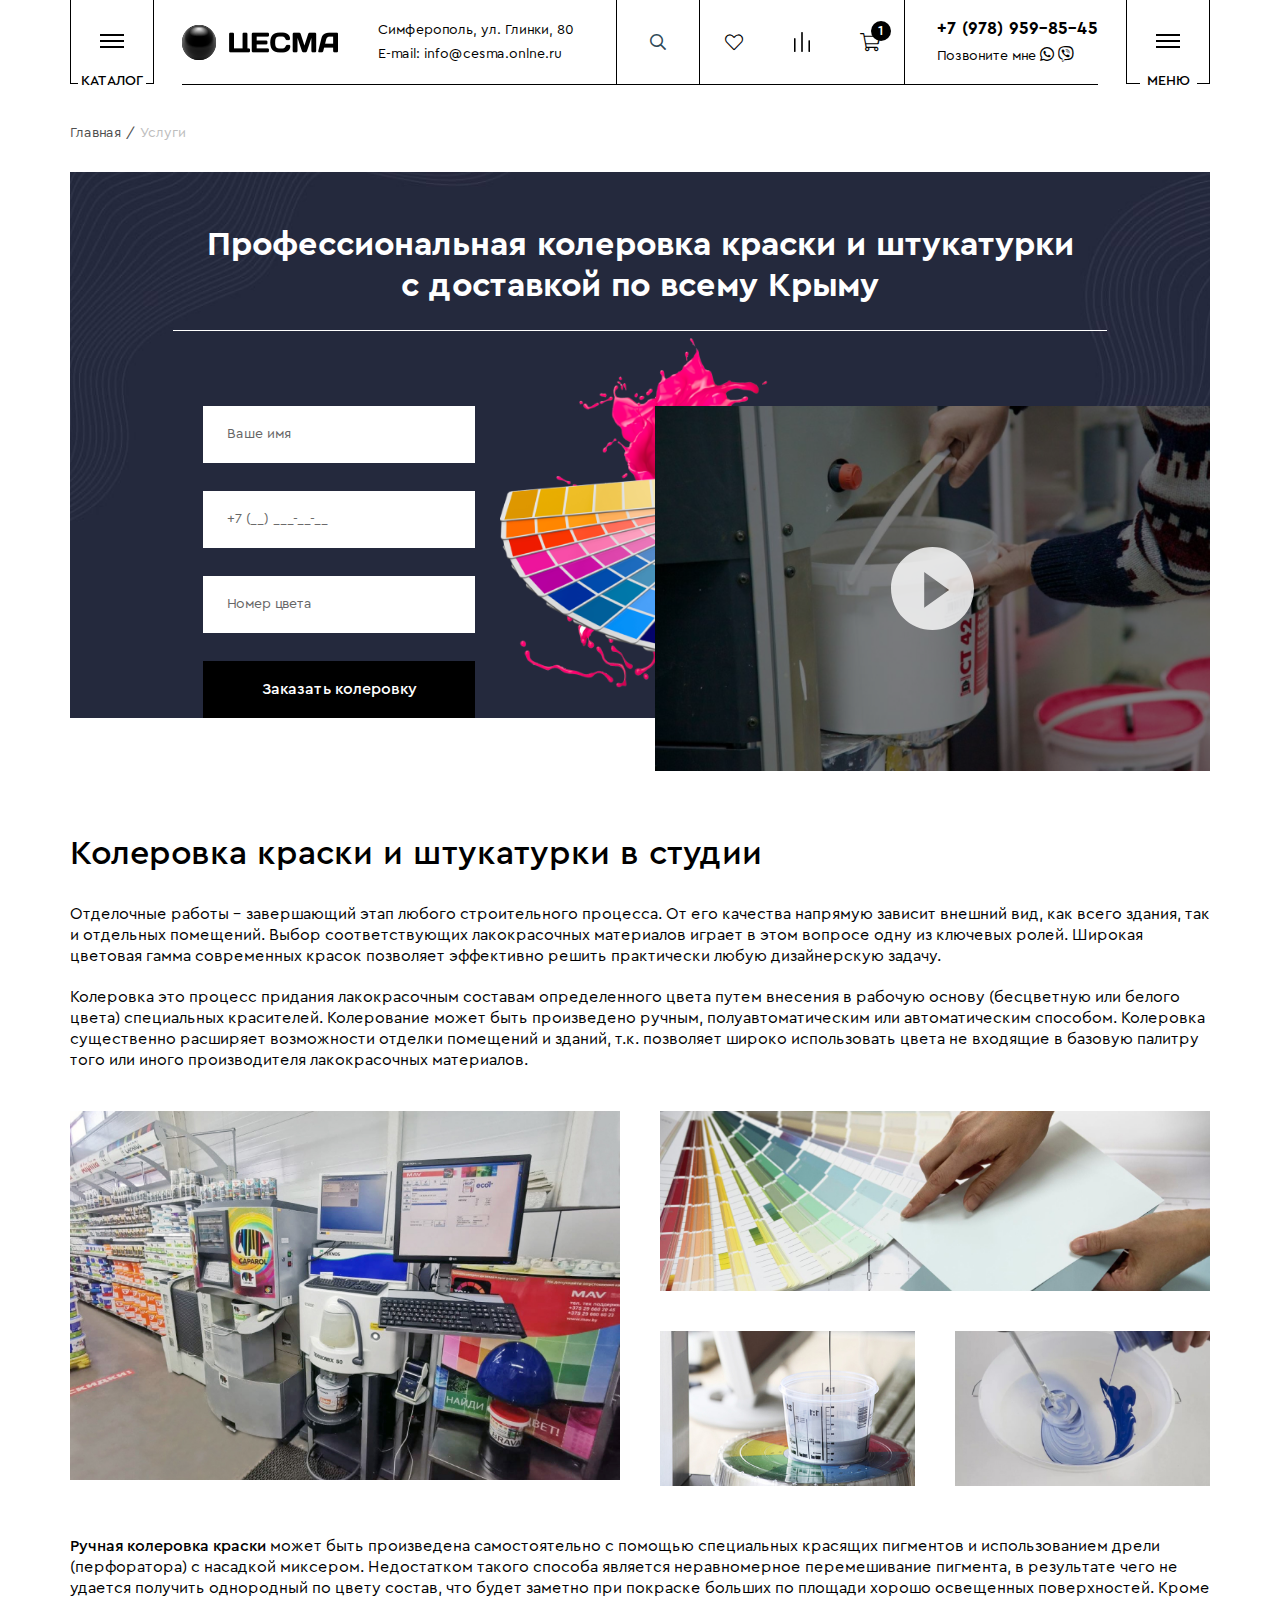
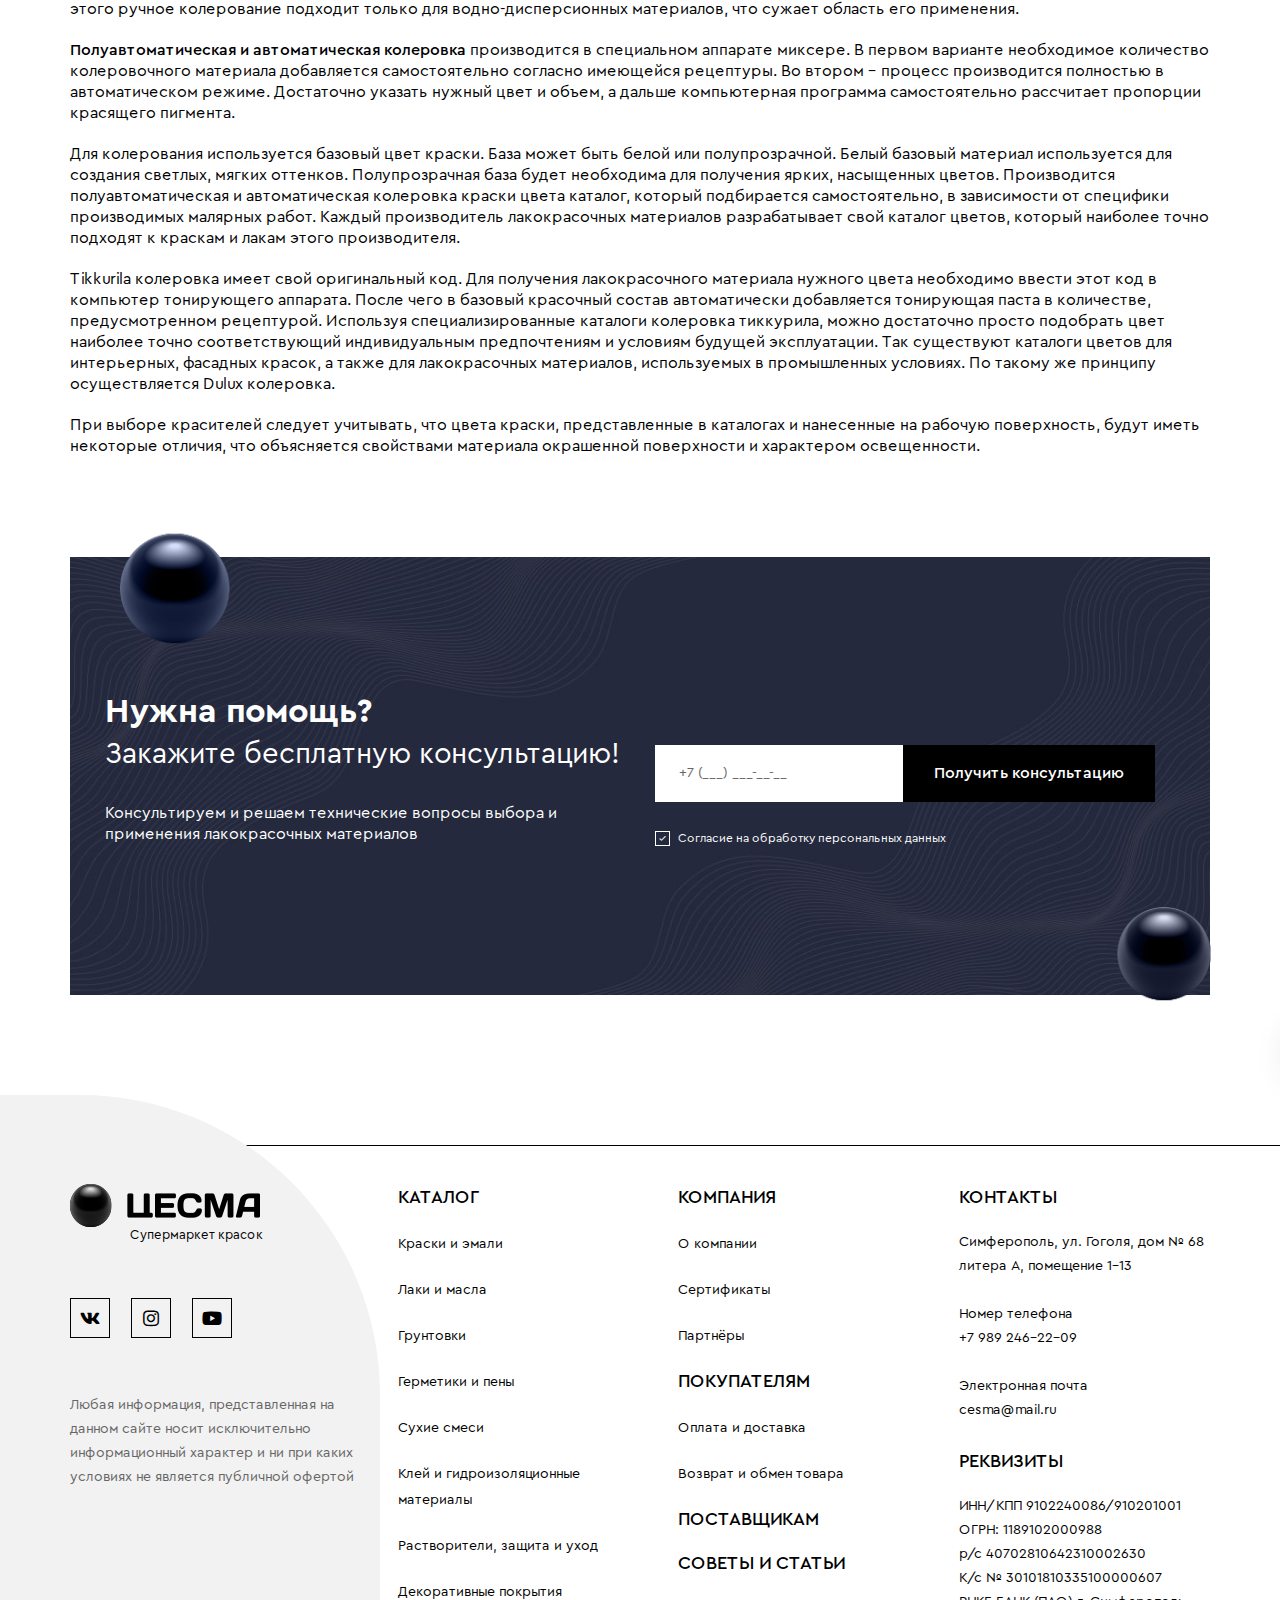
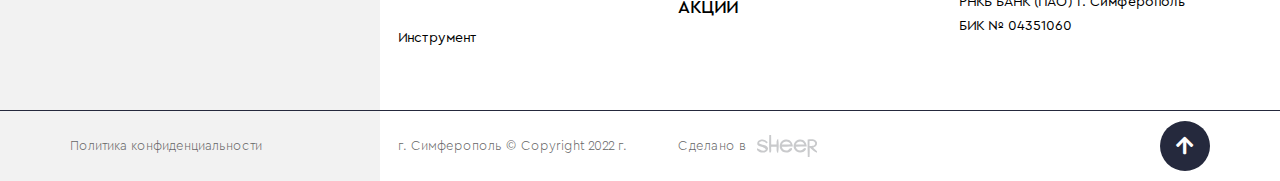
<file: services.html>
<!DOCTYPE html>
<!--[if lt IE 7]><html lang="ru" class="lt-ie9 lt-ie8 lt-ie7"><![endif]-->
<!--[if IE 7]><html lang="ru" class="lt-ie9 lt-ie8"><![endif]-->
<!--[if IE 8]><html lang="ru" class="lt-ie9"><![endif]-->
<!--[if gt IE 8]><!-->
<html lang="ru">
<!--<![endif]-->
<head>
	<meta charset="utf-8" />
	<title>Заголовок</title>
	<meta name="description" content="" />
	<meta http-equiv="X-UA-Compatible" content="IE=edge" />
	<meta name="viewport" content="width=device-width, initial-scale=1.0" />
	<meta name="format-detection" content="telephone=no" />
	<link rel="shortcut icon" href="favicon.png" />
	<link rel="stylesheet" href="libs/bootstrap/bootstrap-grid.css" />
	<link rel="stylesheet" href="libs/fontawesome-free-5.12.0-web/css/all.min.css" />
	<link rel="stylesheet" href="libs/fancybox/jquery.fancybox.css" />
	<link rel="stylesheet" href="libs/slick-1.5.9/slick/slick.css" />
	<link rel="stylesheet" href="libs/slick-1.5.9/slick/slick-theme.css" />
	<link rel="stylesheet" href="libs/ion.rangeSlider-master/css/ion.rangeSlider.min.css" />
	<link rel="stylesheet" href="css/fonts.css" />
	<link rel="stylesheet" href="css/main.css?ver=1.23" />
	<link rel="stylesheet" href="css/media.css?ver=1.23" />
</head>
<body>

	<div class="wrapper">

		<a href="#modal-help" class="help-fixed default fancybox">
			<img src="img/help1.png" alt="alt">
			<span class="help-fixed__title">НЕ НАШЛИ НУЖНЫЙ ТОВАР?</span>
			<span>Спросите <br>у малыша Йоды либо оставьте заявку на доставку</span>
		</a>

		<header class="header">
			<div class="container">
				<div class="header__wrap">
					<div class="btn-sandwich btn-sandwich_catalog">
						<span class="sandwich">
							<span class="sw-topper"></span>
							<span class="sw-bottom"></span>
							<span class="sw-footer"></span>
						</span>
						<div class="btn-sandwich__text">каталог</div>
					</div>
					<div class="header-content">
						<div class="header__main">
							<a href="#" class="logo">
								<img src="img/logo.png" alt="alt">
							</a>
							<div class="header__contacts">
								<p>Симферополь, ул. Глинки, 80</p>
								<p>E-mail: info@cesma.onlne.ru</p>
							</div>
						</div>
						<div class="form-search">
							<form>
								<input type="text" placeholder="Поиск">
								<div class="search-btn"><i class="far fa-search"></i></div>
							</form>
						</div>
						<div class="buttons-header">
							<a href="#" class="btn-header"><i class="fal fa-heart"></i></a>
							<a href="#" class="btn-header"><img src="img/bars.png" alt="alt"></a>
							<a href="#" class="btn-header"><i class="fal fa-shopping-cart"></i><span>1</span></a>
						</div>
						<div class="callback-contacts">
							<a href="tel:+79789598545" class="phone-main">+7 (978) 959-85-45</a>
							<div>
								<a href="#callback" class="link-simple">Позвоните мне</a>
								<a href="#"><i class="fab fa-whatsapp"></i></a>
								<a href="#"><i class="fab fa-viber"></i></a>
							</div>
						</div>
					</div>
					<div class="btn-sandwich btn-sandwich_menu">
						<span class="sandwich">
							<span class="sw-topper"></span>
							<span class="sw-bottom"></span>
							<span class="sw-footer"></span>
						</span>
						<div class="btn-sandwich__text">меню</div>
					</div>
					<div class="catalog-dropdown">
						<div class="row">
							<div class="col-lg-3">
								<ul class="menu-catalog">
									<li class="active">
										<a href="#">Краски</a>
										<div class="content-dropdown" style="display: block;">
											<div class="row">
												<div class="col-lg">
													<ul class="submenu-dropdown">
														<li>
															<a href="#">Краска для внутренних работ</a>
															<ul>
																<li><a href="#">Краска для потолка</a></li>
																<li><a href="#">Краска для радиаторов</a></li>
																<li><a href="#">Краска для стен и потолков</a></li>
															</ul>
														</li>
													</ul>
													<ul class="submenu-dropdown">
														<li><a href="#">Аэрозольные краски в баллончиках</a></li>
														<li><a href="#">Красители для ручного колерования</a></li>
														<li><a href="#">Краска для дерева</a></li>
														<li><a href="#">Краска для окон и дверей</a></li>
														<li><a href="#">Краска для пола</a></li>
														<li><a href="#">Фасадная краска</a></li>
													</ul>
												</div>
												<div class="col-lg">
													<ul class="submenu-dropdown">
														<li>
															<a href="#">Специальные покрытия</a>
															<ul>
																<li><a href="#">Краска для ванны</a></li>
																<li><a href="#">Краска для яхт и лодок</a></li>
																<li><a href="#">Термостойкая краска</a></li>
																<li><a href="#">Флуоресцентная краска</a></li>
																<li><a href="#">Краска для бассейна</a></li>
																<li><a href="#">Грифельная краска</a></li>
																<li><a href="#">Магнитная краска</a></li>
																<li><a href="#">Маркерная краска</a></li>
															</ul>
														</li>
													</ul>
												</div>
												<div class="col__image-dropdown">
													<div class="content-dropdown__image">
														<img src="img/menu1.jpg" alt="alt">
													</div>
												</div>
											</div>
										</div>
									</li>
									<li>
										<a href="#">Эмали</a>
										<div class="content-dropdown">
											<div class="row">
												<div class="col-lg">
													<ul class="submenu-dropdown">
														<li>
															<a href="#">Краска для внутренних работ</a>
															<ul>
																<li><a href="#">Краска для потолка</a></li>
																<li><a href="#">Краска для стен и потолков</a></li>
															</ul>
														</li>
													</ul>
													<ul class="submenu-dropdown">
														<li><a href="#">Аэрозольные краски в баллончиках</a></li>
														<li><a href="#">Красители для ручного колерования</a></li>
														<li><a href="#">Краска для дерева</a></li>
													</ul>
												</div>
												<div class="col-lg">
													<ul class="submenu-dropdown">
														<li>
															<a href="#">Специальные покрытия</a>
															<ul>
																<li><a href="#">Краска для ванны</a></li>
																<li><a href="#">Краска для яхт и лодок</a></li>
																<li><a href="#">Термостойкая краска</a></li>
																<li><a href="#">Грифельная краска</a></li>
																<li><a href="#">Магнитная краска</a></li>
																<li><a href="#">Маркерная краска</a></li>
															</ul>
														</li>
													</ul>
												</div>
												<div class="col__image-dropdown">
													<div class="content-dropdown__image">
														<img src="img/menu1.jpg" alt="alt">
													</div>
												</div>
											</div>
										</div>
									</li>
									<li>
										<a href="#">Лаки и масла</a>
										<div class="content-dropdown">
											<div class="row">
												<div class="col-lg">
													<ul class="submenu-dropdown">
														<li>
															<a href="#">Краска для внутренних работ</a>
															<ul>
																<li><a href="#">Краска для радиаторов</a></li>
																<li><a href="#">Краска для стен и потолков</a></li>
															</ul>
														</li>
													</ul>
													<ul class="submenu-dropdown">
														<li><a href="#">Фасадная краска</a></li>
													</ul>
												</div>
												<div class="col-lg">
													<ul class="submenu-dropdown">
														<li>
															<a href="#">Специальные покрытия</a>
															<ul>
																<li><a href="#">Грифельная краска</a></li>
																<li><a href="#">Магнитная краска</a></li>
																<li><a href="#">Маркерная краска</a></li>
															</ul>
														</li>
													</ul>
												</div>
												<div class="col__image-dropdown">
													<div class="content-dropdown__image">
														<img src="img/menu1.jpg" alt="alt">
													</div>
												</div>
											</div>
										</div>
									</li>
									<li>
										<a href="#">Грунтовки</a>
										<div class="content-dropdown">
											<div class="row">
												<div class="col-lg">
													<ul class="submenu-dropdown">
														<li>
															<a href="#">Краска для внутренних работ</a>
															<ul>
																<li><a href="#">Краска для потолка</a></li>
																<li><a href="#">Краска для стен и потолков</a></li>
															</ul>
														</li>
													</ul>
													<ul class="submenu-dropdown">
														<li><a href="#">Красители для ручного колерования</a></li>
														<li><a href="#">Краска для дерева</a></li>
														<li><a href="#">Краска для окон и дверей</a></li>
														<li><a href="#">Краска для пола</a></li>
														<li><a href="#">Фасадная краска</a></li>
													</ul>
												</div>
												<div class="col-lg">
													<ul class="submenu-dropdown">
														<li>
															<a href="#">Специальные покрытия</a>
															<ul>
																<li><a href="#">Краска для яхт и лодок</a></li>
																<li><a href="#">Термостойкая краска</a></li>
																<li><a href="#">Флуоресцентная краска</a></li>
																<li><a href="#">Краска для бассейна</a></li>
																<li><a href="#">Грифельная краска</a></li>
																<li><a href="#">Магнитная краска</a></li>
																<li><a href="#">Маркерная краска</a></li>
															</ul>
														</li>
													</ul>
												</div>
												<div class="col__image-dropdown">
													<div class="content-dropdown__image">
														<img src="img/menu1.jpg" alt="alt">
													</div>
												</div>
											</div>
										</div>
									</li>
									<li>
										<a href="#">Герметики и пены</a>
										<div class="content-dropdown">
											<div class="row">
												<div class="col-lg">
													<ul class="submenu-dropdown">
														<li>
															<a href="#">Краска для внутренних работ</a>
															<ul>
																<li><a href="#">Краска для стен и потолков</a></li>
															</ul>
														</li>
													</ul>
													<ul class="submenu-dropdown">
														<li><a href="#">Аэрозольные краски в баллончиках</a></li>
														<li><a href="#">Красители для ручного колерования</a></li>
														<li><a href="#">Краска для дерева</a></li>
														<li><a href="#">Краска для окон и дверей</a></li>
														<li><a href="#">Краска для пола</a></li>
														<li><a href="#">Фасадная краска</a></li>
													</ul>
												</div>
												<div class="col-lg">
													<ul class="submenu-dropdown">
														<li>
															<a href="#">Специальные покрытия</a>
															<ul>
																<li><a href="#">Краска для ванны</a></li>
																<li><a href="#">Краска для яхт и лодок</a></li>
																<li><a href="#">Термостойкая краска</a></li>
																<li><a href="#">Маркерная краска</a></li>
															</ul>
														</li>
													</ul>
												</div>
												<div class="col__image-dropdown">
													<div class="content-dropdown__image">
														<img src="img/menu1.jpg" alt="alt">
													</div>
												</div>
											</div>
										</div>
									</li>
									<li>
										<a href="#">Клей и гидроизоляционные материалы</a>
										<div class="content-dropdown">
											<div class="row">
												<div class="col-lg">
													<ul class="submenu-dropdown">
														<li>
															<a href="#">Краска для внутренних работ</a>
															<ul>
																<li><a href="#">Краска для потолка</a></li>
																<li><a href="#">Краска для радиаторов</a></li>
																<li><a href="#">Краска для стен и потолков</a></li>
															</ul>
														</li>
													</ul>
													<ul class="submenu-dropdown">
														<li><a href="#">Краска для дерева</a></li>
														<li><a href="#">Краска для окон и дверей</a></li>
														<li><a href="#">Краска для пола</a></li>
														<li><a href="#">Фасадная краска</a></li>
													</ul>
												</div>
												<div class="col-lg">
													<ul class="submenu-dropdown">
														<li>
															<a href="#">Специальные покрытия</a>
															<ul>
																<li><a href="#">Краска для ванны</a></li>
																<li><a href="#">Краска для яхт и лодок</a></li>
																<li><a href="#">Термостойкая краска</a></li>
																<li><a href="#">Грифельная краска</a></li>
																<li><a href="#">Магнитная краска</a></li>
																<li><a href="#">Маркерная краска</a></li>
															</ul>
														</li>
													</ul>
												</div>
												<div class="col__image-dropdown">
													<div class="content-dropdown__image">
														<img src="img/menu1.jpg" alt="alt">
													</div>
												</div>
											</div>
										</div>
									</li>
									<li>
										<a href="#">Сухие смеси</a>
										<div class="content-dropdown">
											<div class="row">
												<div class="col-lg">
													<ul class="submenu-dropdown">
														<li>
															<a href="#">Краска для внутренних работ</a>
															<ul>
																<li><a href="#">Краска для потолка</a></li>
																<li><a href="#">Краска для радиаторов</a></li>
																<li><a href="#">Краска для стен и потолков</a></li>
															</ul>
														</li>
													</ul>
													<ul class="submenu-dropdown">
														<li><a href="#">Аэрозольные краски в баллончиках</a></li>
														<li><a href="#">Краска для дерева</a></li>
														<li><a href="#">Краска для пола</a></li>
														<li><a href="#">Фасадная краска</a></li>
													</ul>
												</div>
												<div class="col-lg">
													<ul class="submenu-dropdown">
														<li>
															<a href="#">Специальные покрытия</a>
															<ul>
																<li><a href="#">Краска для ванны</a></li>
																<li><a href="#">Краска для яхт и лодок</a></li>
																<li><a href="#">Термостойкая краска</a></li>
																<li><a href="#">Флуоресцентная краска</a></li>
																<li><a href="#">Краска для бассейна</a></li>
																<li><a href="#">Грифельная краска</a></li>
																<li><a href="#">Магнитная краска</a></li>
																<li><a href="#">Маркерная краска</a></li>
															</ul>
														</li>
													</ul>
												</div>
												<div class="col__image-dropdown">
													<div class="content-dropdown__image">
														<img src="img/menu1.jpg" alt="alt">
													</div>
												</div>
											</div>
										</div>
									</li>
									<li>
										<a href="#">Растворители, защита и уход</a>
										<div class="content-dropdown">
											<div class="row">
												<div class="col-lg">
													<ul class="submenu-dropdown">
														<li>
															<a href="#">Краска для внутренних работ</a>
															<ul>
																<li><a href="#">Краска для потолка</a></li>
																<li><a href="#">Краска для радиаторов</a></li>
																<li><a href="#">Краска для стен и потолков</a></li>
															</ul>
														</li>
													</ul>
													<ul class="submenu-dropdown">
														<li><a href="#">Краска для окон и дверей</a></li>
														<li><a href="#">Краска для пола</a></li>
														<li><a href="#">Фасадная краска</a></li>
													</ul>
												</div>
												<div class="col-lg">
													<ul class="submenu-dropdown">
														<li>
															<a href="#">Специальные покрытия</a>
															<ul>
																<li><a href="#">Краска для ванны</a></li>
																<li><a href="#">Краска для яхт и лодок</a></li>
																<li><a href="#">Термостойкая краска</a></li>
																<li><a href="#">Флуоресцентная краска</a></li>
																<li><a href="#">Краска для бассейна</a></li>
																<li><a href="#">Грифельная краска</a></li>
																<li><a href="#">Магнитная краска</a></li>
																<li><a href="#">Маркерная краска</a></li>
															</ul>
														</li>
													</ul>
												</div>
												<div class="col__image-dropdown">
													<div class="content-dropdown__image">
														<img src="img/menu1.jpg" alt="alt">
													</div>
												</div>
											</div>
										</div>
									</li>
									<li>
										<a href="#">Декоративные покрытия</a>
										<div class="content-dropdown">
											<div class="row">
												<div class="col-lg">
													<ul class="submenu-dropdown">
														<li>
															<a href="#">Краска для внутренних работ</a>
															<ul>
																<li><a href="#">Краска для потолка</a></li>
																<li><a href="#">Краска для радиаторов</a></li>
																<li><a href="#">Краска для стен и потолков</a></li>
															</ul>
														</li>
													</ul>
													<ul class="submenu-dropdown">
														<li><a href="#">Аэрозольные краски в баллончиках</a></li>
														<li><a href="#">Краска для пола</a></li>
														<li><a href="#">Фасадная краска</a></li>
													</ul>
												</div>
												<div class="col-lg">
													<ul class="submenu-dropdown">
														<li>
															<a href="#">Специальные покрытия</a>
															<ul>
																<li><a href="#">Краска для ванны</a></li>
																<li><a href="#">Краска для яхт и лодок</a></li>
																<li><a href="#">Термостойкая краска</a></li>
																<li><a href="#">Флуоресцентная краска</a></li>
																<li><a href="#">Краска для бассейна</a></li>
																<li><a href="#">Грифельная краска</a></li>
																<li><a href="#">Маркерная краска</a></li>
															</ul>
														</li>
													</ul>
												</div>
												<div class="col__image-dropdown">
													<div class="content-dropdown__image">
														<img src="img/menu1.jpg" alt="alt">
													</div>
												</div>
											</div>
										</div>
									</li>
									<li>
										<a href="#">Инструмент</a>
										<div class="content-dropdown">
											<div class="row">
												<div class="col-lg">
													<ul class="submenu-dropdown">
														<li>
															<a href="#">Краска для внутренних работ</a>
															<ul>
																<li><a href="#">Краска для потолка</a></li>
																<li><a href="#">Краска для радиаторов</a></li>
																<li><a href="#">Краска для стен и потолков</a></li>
															</ul>
														</li>
													</ul>
													<ul class="submenu-dropdown">
														<li><a href="#">Аэрозольные краски в баллончиках</a></li>
														<li><a href="#">Красители для ручного колерования</a></li>
														<li><a href="#">Краска для дерева</a></li>
														<li><a href="#">Краска для окон и дверей</a></li>
														<li><a href="#">Фасадная краска</a></li>
													</ul>
												</div>
												<div class="col-lg">
													<ul class="submenu-dropdown">
														<li>
															<a href="#">Специальные покрытия</a>
															<ul>
																<li><a href="#">Краска для ванны</a></li>
																<li><a href="#">Флуоресцентная краска</a></li>
																<li><a href="#">Краска для бассейна</a></li>
																<li><a href="#">Грифельная краска</a></li>
																<li><a href="#">Магнитная краска</a></li>
																<li><a href="#">Маркерная краска</a></li>
															</ul>
														</li>
													</ul>
												</div>
												<div class="col__image-dropdown">
													<div class="content-dropdown__image">
														<img src="img/menu1.jpg" alt="alt">
													</div>
												</div>
											</div>
										</div>
									</li>
								</ul>
							</div>
						</div>
					</div>
				</div>
			</div>
		</header>

		<section class="services-page">
			<div class="container">
				<ul class="breadcrumbs">
					<li><a href="#">Главная</a></li>
					<li>Услуги</li>
				</ul>
				<div class="services-top">
					<h1 class="title-section">Профессиональная колеровка краски и штукатурки <br>с доставкой по всему Крыму</h1>
					<div class="row">
						<div class="col-lg-6">
							<div class="cooperation-form">
								<form>
									<div class="item-form">
										<input type="text" placeholder="Ваше имя" required="required">
									</div>
									<div class="item-form">
										<input type="text" placeholder="+7 (__) ___-__-__" class="input-phone" required="required">
									</div>
									<div class="item-form">
										<input type="text" placeholder="Номер цвета" required="required">
									</div>
									<button class="btn-main">Заказать колеровку</button>
								</form>
							</div>
						</div>
						<div class="col-lg-6">
							<div class="services-top__image">
								<img src="img/back_video.png" alt="alt">
							</div>
							<a href="https://www.youtube.com/embed/E8d_JvMpoY4" class="video-main fancybox fancybox.iframe">
								<img src="img/video_service1.jpg" alt="alt">
							</a>
						</div>
					</div>
				</div>
				<h2 class="title-section title-section_simple">Колеровка краски и штукатурки в студии</h2>
				<p>Отделочные работы – завершающий этап любого строительного процесса. От его качества напрямую зависит внешний вид, как всего здания, так и отдельных помещений. Выбор соответствующих лакокрасочных материалов играет в этом вопросе одну из ключевых ролей. Широкая цветовая гамма современных красок позволяет эффективно решить практически любую дизайнерскую задачу.</p>
				<p>Колеровка это процесс придания лакокрасочным составам определенного цвета путем внесения в рабочую основу (бесцветную или белого цвета) специальных красителей. Колерование может быть произведено ручным, полуавтоматическим или автоматическим способом. Колеровка существенно расширяет возможности отделки помещений и зданий, т.к. позволяет широко использовать цвета не входящие в базовую палитру того или иного производителя лакокрасочных материалов.</p>
				<div class="row row_images">
					<div class="col-lg-6">
						<img src="img/serv1.jpg" alt="alt">
					</div>
					<div class="col-lg-6">
						<img src="img/serv2.jpg" alt="alt">
						<div class="row">
							<div class="col-6">
								<img src="img/serv3.jpg" alt="alt">
							</div>
							<div class="col-6">
								<img src="img/serv4.jpg" alt="alt">
							</div>
						</div>
					</div>
				</div>
				<p><strong>Ручная колеровка краски</strong> может быть произведена самостоятельно с помощью специальных красящих пигментов и использованием дрели (перфоратора) с насадкой миксером. Недостатком такого способа является неравномерное перемешивание пигмента, в результате чего не удается получить однородный по цвету состав, что будет заметно при покраске больших по площади хорошо освещенных поверхностей. Кроме этого ручное колерование подходит только для водно-дисперсионных материалов, что сужает область его применения.</p>
				<p><strong>Полуавтоматическая и автоматическая колеровка</strong> производится в специальном аппарате миксере. В первом варианте необходимое количество колеровочного материала добавляется самостоятельно согласно имеющейся рецептуры. Во втором – процесс производится полностью в автоматическом режиме. Достаточно указать нужный цвет и объем, а дальше компьютерная программа самостоятельно рассчитает пропорции красящего пигмента.</p>
				<p>Для колерования используется базовый цвет краски. База может быть белой или полупрозрачной. Белый базовый материал используется для создания светлых, мягких оттенков. Полупрозрачная база будет необходима для получения ярких, насыщенных цветов. Производится полуавтоматическая и автоматическая колеровка краски цвета каталог, который подбирается самостоятельно, в зависимости от специфики производимых малярных работ. Каждый производитель лакокрасочных материалов разрабатывает свой каталог цветов, который наиболее точно подходят к краскам и лакам этого производителя. </p>
				<p>Tikkurila колеровка имеет свой оригинальный код. Для получения лакокрасочного материала нужного цвета необходимо ввести этот код в компьютер тонирующего аппарата. После чего в базовый красочный состав автоматически добавляется тонирующая паста в количестве, предусмотренном рецептурой. Используя специализированные каталоги колеровка тиккурила, можно достаточно просто подобрать цвет наиболее точно соответствующий индивидуальным предпочтениям и условиям будущей эксплуатации. Так существуют каталоги цветов для интерьерных, фасадных красок, а также для лакокрасочных материалов, используемых в промышленных условиях. По такому же принципу осуществляется Dulux колеровка. </p>
				<p>При выборе красителей следует учитывать, что цвета краски, представленные в каталогах и нанесенные на рабочую поверхность, будут иметь некоторые отличия, что объясняется свойствами материала окрашенной поверхности и характером освещенности.</p>
				<div class="consultation-block">
					<div class="row align-items-end">
						<div class="col-lg-6">
							<h2 class="title-section"><strong>Нужна помощь?</strong> <span>Закажите бесплатную консультацию!</span></h2>
							<div class="descr-section">Консультируем и решаем технические вопросы выбора и применения лакокрасочных материалов</div>
						</div>
						<div class="col-lg-6">
							<form>
								<div class="form-line">
									<div class="item-form">
										<input type="text" placeholder="+7 (___) ___-__-__" required="required" class="input-phone">
									</div>
									<button class="btn-main">Получить консультацию</button>
								</div>
								<div class="checkbox">
									<label>
										<input type="checkbox" required="required" checked="checked" />
										<span>Согласие на обработку персональных данных</span>
									</label>
								</div>
							</form>
						</div>
					</div>
				</div>
			</div>
		</section>

		<footer class="footer">
			<div class="container container__footer">
				<div class="row">
					<div class="col_footer">
						<a href="#" class="logo">
							<img src="img/logo2.png" alt="alt">
						</a>
						<div class="logo-descr">Супермаркет красок</div>
						<ul class="social-list">
							<li><a href="#"><i class="fab fa-vk"></i></a></li>
							<li><a href="#"><i class="fab fa-instagram"></i></a></li>
							<li><a href="#"><i class="fab fa-youtube"></i></a></li>
						</ul>
						<div class="text-footer">Любая информация, представленная на данном сайте носит исключительно информационный характер и ни при каких условиях не является публичной офертой</div>
					</div>
					<div class="col-lg">
						<div class="footer__title footer__title_mob">КАТАЛОГ <i class="fal fa-plus"></i></div>
						<div class="footer__content">
							<ul class="footer__nav">
								<li><a href="#">Краски и эмали</a></li>
								<li><a href="#">Лаки и масла</a></li>
								<li><a href="#">Грунтовки</a></li>
								<li><a href="#">Герметики и пены</a></li>
								<li><a href="#">Сухие смеси</a></li>
								<li><a href="#">Клей и гидроизоляционные материалы</a></li>
								<li><a href="#">Растворители, защита и уход</a></li>
								<li><a href="#">Декоративные покрытия</a></li>
								<li><a href="#">Инструмент</a></li>
							</ul>
						</div>
					</div>
					<div class="col-lg">
						<div class="footer__title footer__title_mob">КОМПАНИЯ <i class="fal fa-plus"></i></div>
						<div class="footer__content">
							<ul class="footer__nav">
								<li><a href="#">О компании</a></li>
								<li><a href="#">Сертификаты</a></li>
								<li><a href="#">Партнёры</a></li>
							</ul>
						</div>
						<div class="footer__title footer__title_mob">ПОКУПАТЕЛЯМ <i class="fal fa-plus"></i></div>
						<div class="footer__content">
							<ul class="footer__nav">
								<li><a href="#">Оплата и доставка</a></li>
								<li><a href="#">Возврат и обмен товара</a></li>
							</ul>
						</div>
						<ul>
							<li><a href="#" class="footer__title">ПОСТАВЩИКАМ</a></li>
							<li><a href="#" class="footer__title">советы и статьи</a></li>
							<li><a href="#" class="footer__title">акции</a></li>
						</ul>
					</div>
					<div class="col-lg">
						<div class="footer__title footer__title_mob">КОНТАКТЫ <i class="fal fa-plus"></i></div>
						<div class="footer__content">
							<div class="footer__contacts">
								<p>Симферополь, ул. Гоголя, дом № 68 <br>литера А, помещение 1-13</p>
								<br>
								<p>Номер телефона <br><a href="tel:+79892462209">+7 989 246-22-09</a></p>
								<br>
								<p>Электронная почта <br><a href="mailto:cesma@mail.ru">cesma@mail.ru</a></p>
							</div>
						</div>
						<br>
						<div class="footer__title footer__title_mob">реквизиты <i class="fal fa-plus"></i></div>
						<div class="footer__content">
							<div class="footer__contacts">
								<p>ИНН/КПП 9102240086/910201001</p>
								<p>ОГРН: 1189102000988</p>
								<p>р/с 40702810642310002630</p>
								<p>К/с № 30101810335100000607</p>
								<p>РНКБ БАНК (ПАО) г. Симферополь</p>
								<p>БИК № 04351060</p>
							</div>
						</div>
					</div>
				</div>
			</div>
			<div class="footer__bottom">
				<div class="container">
					<div class="row">
						<div class="col_footer">
							<a href="#">Политика конфиденциальности</a>
						</div>
						<div class="col-lg">
							<p>г. Симферополь © Copyright 2022 г.</p>
						</div>
						<div class="col-lg">
							<div class="create">Сделано в <img src="img/copy.svg" alt="alt"></div>
						</div>
						<div class="col-lg">
							<a href="#" class="btn_top default"><i class="fa fa-arrow-up"></i></a>
						</div>
					</div>
				</div>
			</div>
		</footer>
		
	</div>

	<div id="card-modal" class="modal-block">
		<div class="modal-wrap">
			<div class="row">
				<div class="col-lg-2">
					<ul class="slider-nav">
						<li>
							<div class="slider-nav__item">
								<img src="img/slide_nav1.jpg" alt="alt">
							</div>
						</li>
						<li>
							<div class="slider-nav__item">
								<img src="img/slide_nav1.jpg" alt="alt">
							</div>
						</li>
						<li>
							<div class="slider-nav__item">
								<img src="img/slide_nav1.jpg" alt="alt">
							</div>
						</li>
						<li>
							<div class="slider-nav__item">
								<img src="img/slide_nav1.jpg" alt="alt">
							</div>
						</li>
					</ul>
				</div>
				<div class="col-lg-4 col_for">
					<ul class="slider-for">
						<li>
							<div class="slider-for__item">
								<img src="img/slide_for1.jpg" alt="alt">
							</div>
						</li>
						<li>
							<div class="slider-for__item">
								<img src="img/slide_for1.jpg" alt="alt">
							</div>
						</li>
						<li>
							<div class="slider-for__item">
								<img src="img/slide_for1.jpg" alt="alt">
							</div>
						</li>
						<li>
							<div class="slider-for__item">
								<img src="img/slide_for1.jpg" alt="alt">
							</div>
						</li>
					</ul>
				</div>
				<div class="col-xl-5 col-lg-6">
					<div class="articul">Артикул: 678798</div>
					<div class="title-modal">Краска Rossetti Mondo Nuovo Lavabile Formula</div>
					<div class="feature-item">Тип ЛКМ <span>Краска</span></div>
					<div class="feature-item">Тип работ <span>Внутренних работ, Наружных работ</span></div>
					<div class="feature-item">Объект применения <span>Стен, Террасы, Фасадов, Цоколя</span></div>
					<div class="feature-item">Материал обработки <span>ДВП, ДСП, OSB (ОСБ), Штукатурка</span></div>
					<div class="types-wrap">
						<div class="item-type">
							<label>
								<input type="radio" checked="checked" name="type" />
								<span>1 л</span>
							</label>
						</div>
						<div class="item-type">
							<label>
								<input type="radio" name="type" />
								<span>2 л</span>
							</label>
						</div>
						<div class="item-type">
							<label>
								<input type="radio" name="type" />
								<span>5 л</span>
							</label>
						</div>
					</div>
					<div class="prices-card">
						<div class="old-price">1 772 ₽</div>
						<div class="price-main">1 562 ₽</div>
					</div>
					<div class="buttons-card">
						<div class="row">
							<div class="col-6">
								<div class="quantity">
									<div class="quantity-button quantity-down">–</div>
									<input type="number" min="1" step="1" value="1">
									<div class="quantity-button quantity-up">+</div>
								</div>
							</div>
							<div class="col-6">
								<a href="#" class="btn-main">В корзину</a>
							</div>
						</div>
						<a href="#" class="btn-page">больше информации о товаре</a>
					</div>
				</div>
			</div>
		</div>
	</div>

	<div id="modal-help" class="modal-block">
		<div class="modal-main">
			<div class="row">
				<div class="col-lg-6">
					<div class="modal-main__content">
						<div class="title-form">Не нашли нужный товар?</div>
						<div class="descr-form">Напишите название товара и желаемую дату доставки. Мы сделаем все возможное</div>
						<form>
							<div class="item-input">
								<input type="text" placeholder="+7 (__) ___-__-__" class="input-phone" required="required">
							</div>
							<div class="item-input">
								<textarea placeholder="Сообщение"></textarea>
							</div>
							<button class="btn-main">Запросить  товар</button>
						</form>
					</div>
				</div>
				<div class="col-lg-6">
					<div class="image-modal">
						<img src="img/img_modal1.jpg" alt="alt">
					</div>
				</div>
			</div>
		</div>
	</div>

	<!--[if lt IE 9]>
	<script src="libs/html5shiv/es5-shim.min.js"></script>
	<script src="libs/html5shiv/html5shiv.min.js"></script>
	<script src="libs/html5shiv/html5shiv-printshiv.min.js"></script>
	<script src="libs/respond/respond.min.js"></script>
<![endif]-->
<script src="libs/jquery/jquery-1.11.1.min.js"></script>
<script src="libs/jquery-mousewheel/jquery.mousewheel.min.js"></script>
<script src="libs/fancybox/jquery.fancybox.pack.js"></script>
<script src="libs/slick-1.5.9/slick/slick.min.js"></script>
<script src="libs/scroll2id/PageScroll2id.min.js"></script>
<script src="libs/mask/jquery.maskedinput.js"></script>
<script src="libs/ion.rangeSlider-master/js/ion.rangeSlider.min.js"></script>
<script src="libs/jQueryFormStyler-master/jquery.formstyler.min.js"></script>
<script src="js/common.js?ver=1.23"></script>
<!-- Yandex.Metrika counter --><!-- /Yandex.Metrika counter -->
<!-- Google Analytics counter --><!-- /Google Analytics counter -->
</body>
</html>
</file>
<file: css/fonts.css>
@font-face {
font-family: 'Cera Pro';
src: url('../fonts/CeraPro-Regular.eot');
src: url('../fonts/CeraPro-Regular.eot?#iefix') format('embedded-opentype'),
url('../fonts/CeraPro-Regular.woff') format('woff'),
url('../fonts/CeraPro-Regular.ttf') format('truetype');
font-weight: normal;
font-style: normal;
}
@font-face {
font-family: 'Cera Pro';
src: url('../fonts/CeraPro-Light.eot');
src: url('../fonts/CeraPro-Light.eot?#iefix') format('embedded-opentype'),
url('../fonts/CeraPro-Light.woff') format('woff'),
url('../fonts/CeraPro-Light.ttf') format('truetype');
font-weight: 300;
font-style: normal;
}
@font-face {
font-family: 'Cera Pro';
src: url('../fonts/CeraPro-Medium.eot');
src: url('../fonts/CeraPro-Medium.eot?#iefix') format('embedded-opentype'),
url('../fonts/CeraPro-Medium.woff') format('woff'),
url('../fonts/CeraPro-Medium.ttf') format('truetype');
font-weight: 500;
font-style: normal;
}
@font-face {
font-family: 'Cera Pro';
src: url('../fonts/CeraPro-Bold.eot');
src: url('../fonts/CeraPro-Bold.eot?#iefix') format('embedded-opentype'),
url('../fonts/CeraPro-Bold.woff') format('woff'),
url('../fonts/CeraPro-Bold.ttf') format('truetype');
font-weight: 700;
font-style: normal;
}
@font-face {
font-family: 'Cera Pro';
src: url('../fonts/CeraPro-Black.eot');
src: url('../fonts/CeraPro-Black.eot?#iefix') format('embedded-opentype'),
url('../fonts/CeraPro-Black.woff') format('woff'),
url('../fonts/CeraPro-Black.ttf') format('truetype');
font-weight: 900;
font-style: normal;
}
</file>
<file: css/main.css>
*::-webkit-input-placeholder {
	color: #666;
	opacity: 1;
}
*:-moz-placeholder {
	color: #666;
	opacity: 1;
}
*::-moz-placeholder {
	color: #666;
	opacity: 1;
}
*:-ms-input-placeholder { 
	color: #666;
	opacity: 1;
}

body input:focus:required:invalid,
body textarea:focus:required:invalid {
	
}
body input:required:valid,
body textarea:required:valid {
	
}
body { 
	font-family: 'Cera Pro';
	font-size: 16px;
	line-height: 26px;
	overflow-x: hidden;
	margin: 0;
	color: #000;
	background-color: #fff;
}
button { 
	cursor: pointer;
}
button, input, optgroup, select, textarea {
	font-family: inherit;
}
h1,h2,h3,h4,h5,h6 {
	padding: 0;
	margin: 0;
	font-weight: normal;
}
.wrapper {
	padding-top: 84px;
	overflow: hidden;
}
a {
	text-decoration: none;
	outline: none;
}
* {
	outline: none !important;
}
ul {
	padding: 0;
	margin: 0;
}
ul li {
	list-style-type: none;
	outline: none;
}
img {
	outline: none;
	display: block;
}
p {
	padding: 0;
	margin: 0;
}
form {
	margin: 0;
}
.header {
	padding-bottom: 10px;
	position: fixed;
	top: 0;
	left: 0;
	width: 100%;
	background-color: #fff;
	z-index: 1000;
}
.header__wrap {
	display: flex;
	position: relative;
}
.header-content {
	flex: 1;
	margin: 0 28px;
	display: flex;
	border-bottom: 1px solid #000;
}
.logo {
	display: inline-block;
}
.header__contacts {
	font-size: 14px;
	line-height: 24px;
}
.header .logo {
	margin-right: 40px;
}
.header__main {
	height: 84px;
	display: flex;
	align-items: center;
	flex: 1;
}
.form-search {
	height: 84px;
	width: 84px;
	border-left: 1px solid #000;
	border-right: 1px solid #000;
	position: relative;
	cursor: pointer;
	transition: all 0.3s;
}
.form-search input {
	font-size: 14px;
	position: absolute;
	top: 0;
	right: 0;
	width: 100%;
	height: 100%;
	border: none;
	color: #000;
	background-color: transparent;
	opacity: 0;
	z-index: 2;
	border-radius: 0px;
	transition: all 0.3s;
	cursor: pointer;
	font-family: 'Cera Pro';
}
.form-search input:focus {
	width: 500px;
	padding: 0 20px;
	padding-right: 35px;
	background-color: #fff;
	border-left: 1px solid #000;
	opacity: 1;
}
.form-search input:focus + .btn-search {
	color: #383838;
	z-index: 4;
}
.form-search input:focus + .btn-search i::before {
	content: "\f00d";
}
.form-search input::-webkit-input-placeholder {
	color: #383838;
	opacity: 1;
}
.form-search input:-moz-placeholder {
	color: #383838;
	opacity: 1;
}
.form-search input::-moz-placeholder {
	color: #383838;
	opacity: 1;
}
.form-search input:-ms-input-placeholder {
	color: #383838;
	opacity: 1;
}
.search-btn {
	font-size: 16px;
	position: absolute;
	top: 0;
	right: 0;
	width: 100%;
	height: 100%;
	display: flex;
	align-items: center;
	justify-content: center;
	border: none;
	transition: all 0.3s;
	background-color: transparent;
	color: #2f4858;
}
.form-search input:focus + .search-btn i::before {
	content: "\f00d";
}
.form-search input:focus + .search-btn {
	color: #000;
	z-index: 4;
}
.btn-header {
	height: 84px;
	font-size: 18px;
	display: flex;
	align-items: center;
	justify-content: center;
	color: #000;
	flex: 1;
	position: relative;
}
.btn-header span {
	font-size: 14px;
	line-height: 1.2;
	font-weight: 500;
	color: #ffffff;
	width: 20px;
	height: 20px;
	top: 21px;
	left: 22px;
	right: 0;
	margin: 0 auto;
	border-radius: 50%;
	background-color: #000000;
	display: flex;
	align-items: center;
	justify-content: center;
	text-align: center;
	position: absolute;

}
.buttons-header {
	width: 205px;
	border-right: 1px solid #000;
	display: flex;
}
.phone-main {
	font-size: 17px;
	font-weight: 700;
	color: #000001;
}
.link-simple {
	font-size: 14px;
	line-height: 16px;
	color: #000;
	border-bottom: 1px solid transparent;
	display: inline-block;
	transition: all 0.3s;
}
.link-simple:hover {
	border-color: #000;
}
.callback-contacts a {
	color: #000;
}
.callback-contacts {
	display: flex;
	flex-direction: column;
	align-items: flex-start;
	justify-content: center;
}
.header .callback-contacts {
	padding-left: 32px;
}
.btn-sandwich {
	padding-top: 30px;
	height: 84px;
	width: 84px;
	cursor: pointer;
	display: flex;
	flex-direction: column;
	align-items: center;
	flex: none;
	border: 1px solid #000;
	border-top: none;
}
.sandwich span {
	display: block;
}
.sandwich {
	width: 38px;
	height: 38px;
	margin: auto;
	display: -webkit-flex;
	display: -moz-flex;
	display: -ms-flex;
	display: -o-flex;
	display: flex;
	flex-direction: column;
	align-items: flex-end;
	z-index: 20;
	cursor: pointer;
	transition: all 0.3s;
}
.sw-topper {
	position: relative;
	top: 4px;
	width: 24px;
	height: 2px;
	display: block;
	margin: 0 auto;
	background-color: #000;
	border: medium none;
	transition: transform 0.5s, top 0.2s;
	/* transition-delay: 0.2s, 0s; */
}
.sw-bottom {
	position: relative;
	top: 8px;
	width: 24px;
	height: 2px;
	display: block;
	margin: 0 auto;
	background-color: #000;
	border: medium none;
	transition: transform 0.5s, top 0.2s;
	transition-delay: 0.2s, 0s;
}
.sw-footer {
	position: relative;
	top: 12px;
	width: 24px;
	height: 2px;
	display: block;
	margin: 0 auto;
	background-color: #000;
	border: medium none;
	transition: all 0.5s;
	transition-delay: 0.1s;
}
.sandwich.active .sw-topper {
	top: 9px;
	transform: rotate(45deg);
}
.sandwich.active .sw-bottom {
	opacity: 0;
}
.sandwich.active .sw-footer {
	top: 5px;
	transform: rotate(-45deg); 
}
.btn-sandwich__text {
	font-size: 14px;
	line-height: 24px;
	padding: 0 3px;
	font-weight: 500;
	margin-top: -9px;
	position: relative;
	top: 10px;
	text-transform: uppercase;
	text-align: center;
	display: block;
	z-index: 10;
	background-color: #fff;
}
.btn-sandwich_menu .btn-sandwich__text {
	padding: 0 7px;
}
.billbord {
	padding-top: 30px;
}
.item-billbord {
	padding-top: 140px;
	padding-left: 85px;
	height: 640px;
	z-index: 1;
	position: relative;
}
.item-billbord__image {
	position: absolute;
	top: 0;
	left: 0;
	width: 100%;
	height: 100%;
	z-index: -1;
}
.item-billbord__image img {
	width: 100%;
	height: 100%;
	object-fit: cover;
	font-family: 'object-fit: cover;';
	-webkit-transition: all 0.3s; 
	-o-transition: all 0.3s;
	transition: all 0.3s;
}
.title-big {
	font-size: 60px;
	line-height: 60px;
	margin-bottom: 45px;
	font-weight: 900;
}
.descr-billbord {
	max-width: 317px;
	font-weight: 500;
}
.slick-arrow {
	font-size: 16px;
	top: 50%;
	bottom: auto;
	color: #000 !important;
	width: initial;
	height: initial;
	transition: all 0.3s;
}
.slick-arrow::before {
	display: none;
}
.controls-slider {
	left: 87px;
	bottom: 57px;
	position: absolute;
	display: inline-flex;
	align-items: center;
}
.slick-dots li {
	margin: 0;
	width: initial;
	height: initial;
}
.slick-dots li button {
	width: 31px;
	height: 2px;
	margin: 0 5px;
	background-color: #000000;
	border: none;
	padding: 0;
	border-radius: 0;
}
.slick-dots li.slick-active button,
.slick-dots li button:hover {
	background-color: #757575;
}
.controls-slider .slick-dots {
	margin: 0 30px;
	position: relative;
	bottom: 0;
}
.controls-slider .slick-arrow {
	position: relative;
	top: 0;
	left: 0;
	transform: none;
}
.controls-slider .slick-next {
	order: 2;
}
.billbord .container {
	position: relative;
}
.btn-main {
	font-size: 16px;
	line-height: 26px;
	height: 57px;
	padding: 0 80px;
	background-color: #000000;
	display: inline-flex;
	align-items: center;
	justify-content: center;
	font-weight: 500;
	border: none;
	color: #ffffff;
	font-family: 'Cera Pro';
	transition: all 0.3s;
}
.btn-main:hover {
	background-color: #292929;
}
.item-billbord .btn-main {
	margin-top: 55px;
}
.item-article__image {
	height: 350px;
	margin-bottom: 38px;
	display: block;
}
.item-article__image img {
	width: 100%;
	height: 100%;
	object-fit: cover;
	font-family: 'object-fit: cover;';
	-webkit-transition: all 0.3s; 
	-o-transition: all 0.3s;
	transition: all 0.3s;
}
.item-article__title {
	font-size: 36px;
	line-height: 1.2;
	font-weight: 400;
	margin-bottom: 50px;
	color: #000001;
	display: block;
}
.item-article__title span {
	font-size: 30px;
	line-height: 42px;
	display: block;
}
.btn-page {
	height: 59px;
	padding: 0 32px;
	font-size: 14px;
	line-height: 26px;
	font-weight: 400;
	text-transform: uppercase;
	color: #000000;
	border: 1px solid #000000;
	background-color: transparent;
	display: inline-flex;
	align-items: center;
	justify-content: center;
	text-align: center;
	position: relative;
	transition: all 0.3s;
	z-index: 1;
}
.btn-page::after {
	position: absolute;
	display: block;
	content: " ";
	width: 34px;
	height: 1px;
	top: 0;
	right: -16px;
	bottom: 0;
	margin: auto;
	background-color: #000000;
	transition: all 0.3s;
	z-index: -1;
}
.btn-page:hover::after {
	right: 0;
}
.btn-page:hover {
	background-color: #000;
	color: #fff;
}
.articles {
	padding-top: 92px;
	padding-bottom: 134px;
}
.title-section {
	font-size: 40px;
	padding-bottom: 23px;
	margin-bottom: 45px;
	border-bottom: 1px solid rgba(0,0,0,0.3);
	line-height: 1.2;
	display: flex;
	align-items: center;
	justify-content: space-between;
}
.catalog {
	padding-bottom: 100px;
}
.item-catalog {
	padding: 40px;
	padding-top: 10px;
	min-height: 100%;
	border: 1px solid #000;
	position: relative;
	display: flex;
	flex-direction: column;
}
.status-list {
	position: absolute;
	top: 9px;
	left: 9px;
	display: flex;
	align-items: center;
}
.status-list li {
	font-size: 14px;
	padding: 5px 16px;
	font-weight: 700;
	background-color: #c1a38b;
	margin-right: 5px;
}
.status-list li.hit {
	background-color: #e09e58;
}
.articul {
	font-size: 14px;
	line-height: 1.2;
	margin-bottom: 13px;
	font-weight: 400;
	color: #666666;
}
.item-catalog__title {
	font-size: 18px;
	line-height: 26px;
	font-weight: 500;
	padding-bottom: 31px;
	margin-bottom: auto;
	text-transform: uppercase;
	color: #000000;
	display: block;
}
.item-catalog__image {
	height: 260px;
	margin-bottom: 15px;
	display: flex;
	align-items: center;
	justify-content: center;
}
.item-catalog__image img {
	max-width: 100%;
	max-height: 100%;
}
.slider-catalog .item-catalog {
	width: 380px;
}
.old-price {
	font-size: 14px;
	line-height: 1.2;
	margin-bottom: 6px;
	color: #666666;
	text-decoration: line-through;
}
.price-main {
	font-size: 18px;
	font-weight: 700;
}
.price-descr {
	font-size: 14px;
	line-height: 1.2;
}
.item-catalog .btn-main {
	height: 50px;
	padding: 0;
	width: 100%;
}
.item-catalog .align-items-end {
	margin-bottom: 20px;
}
.item-catalog .quantity {
	width: 100%;
}
.quantity {
	width: 142px;
	height: 50px;
	background-color: #fff;
	border: 1px solid #000;
	display: flex;
}
.quantity-button {
	flex: 1;
	border: none;
	background-color: transparent;
	font-size: 16px;
	line-height: 26px;
	font-weight: 500;
	text-transform: uppercase;
	color: #000000;
	display: flex;
	align-items: center;
	justify-content: center;
	cursor: pointer;
}
.quantity input {
	flex: 1;
	width: 100%;
	font-size: 16px;
	line-height: 26px;
	font-weight: 500;
	text-transform: uppercase;
	color: #000000;
	border: none;
	border-left: 1px solid #000;
	border-right: 1px solid #000;
	font-family: 'Cera Pro';
	text-align: center;
	background-color: transparent;
}

input[type=number]::-webkit-inner-spin-button,
input[type=number]::-webkit-outer-spin-button
{
	-webkit-appearance: none;
	margin: 0;
}

input[type=number]
{
	-moz-appearance: textfield;
}
.item-catalog .row {
	margin-left: -8px;
	margin-right: -8px;
}
.item-catalog .row > div {
	padding: 0 8px;
}
.slider-catalog {
	margin-left: calc((100% - 1520px)/2);
}
.slider-catalog .slick-slide:not(:last-child) .item-catalog {
	border-right: none;
}
.slider-products .slick-arrow,
.slider-categories .slick-arrow,
.slider-catalog .slick-arrow {
	width: 104px;
	height: 104px;
	background-color: #ffffff;
	border: 1px solid #000000;	
	border-radius: 50%;
	display: flex;
	align-items: center;
	justify-content: center;
	top: 50%;
	left: 0;
	right: auto;
}
.slider-catalog .slick-next {
	left: 1470px;
}
.slider-products .slick-prev,
.slider-catalog .slick-prev {
	left: -50px;
}
.slider-products .slick-disabled,
.slider-catalog .slick-disabled {
	visibility: hidden;
}
.slider-products .slick-next {
	right: -50px;
	left: auto;
}
.row_min {
	margin: 0;
}
.row_min > div {
	padding: 0;
}
.row_min .item-catalog {
	border-top: none;
}
.row_min .row > div:not(:last-child) .item-catalog {
	border-right: none;
}
.offer-block_1 {
	background-image: url(../img/bg_offer1.jpg);
}
.offer-block {
	padding-top: 90px;
	padding-left: 72px;
	padding-right: 300px;
	min-height: 556px;
	position: relative;
}
.offer-block__title {
	font-size: 30px;
	line-height: 42px;
	margin-bottom: 35px;
}
.offer-block__title strong {
	font-size: 36px;
	line-height: 1.2;
	display: block;
	font-weight: 700;
}
.offer-block__descr {
	font-size: 30px;
	line-height: 42px;
	padding: 3px 13px;
	padding-top: 0;
	padding-right: 40px;
	margin-bottom: 68px;
	display: inline-block;
	color: #fff;
	background-color: #3c4561;
}
.offer-block__date {
	margin-bottom: 20px;
}
.offer-block__img {
	position: absolute;
	bottom: 0;
	right: 9px;
}
.consultation-block {
	padding: 0 60px;
	padding-top: 135px;
	padding-bottom: 150px;
	color: #fff;
	background-image: url(../img/bg_consultation.jpg);
	background-repeat: no-repeat;
	background-position: center;
	position: relative;
	background-size: cover;
	z-index: 1;
}
.consultation-block::before {
	position: absolute;
	display: block;
	content: " ";
	width: 1465px;
	height: 633px;
	top: -36px;
	left: 50px;
	background-image: url(../img/bubbles.png);
	background-repeat: no-repeat;
	background-position: center;
	background-size: 100% 100%;
	z-index: -1;
	pointer-events: none;
}
.consultation-block .title-section {
	margin-bottom: 30px;
	border: none;
	display: block;
	padding: 0;
}
.consultation-block .title-section strong {
	display: block;
}
.consultation-block .title-section span {
	font-size: 36px;
}
.consultation {
	padding-bottom: 72px;
}
.consultation-block .descr-section {
	max-width: 618px;
}
.form-line {
	display: flex;
	align-items: center;
}
.form-line .btn-main {
	padding: 0 31px;
}
.item-form input {
	height: 57px;
	padding: 0 24px;
	font-size: 14px;
	line-height: 24px;
	font-weight: 400;
	color: #000001;
	font-family: 'Cera Pro';
	width: 100%;
	border: none;
	background-color: #fff;
	width: 100%;
}
.form-line .item-form {
	width: 248px;
}
.checkbox {
	font-size: 12px;
	line-height: 1.2;
	margin-top: 25px;
	text-align: left;
}
.checkbox label input {
	position: absolute;
	z-index: -1;
	height: 1px !important;
	width: 1px !important;
	opacity: 0 !important;
	margin: 12px 2px 0 7px !important;
}
.checkbox label > span {
	position: relative;
	padding: 4px 0 0 23px;
	display: block;
	cursor: pointer;
}
.checkbox label > span:before {
	content: '';
	position: absolute;
	top: 4px;
	left: 0;
	width: 15px;
	height: 15px;
	border: 1px solid #000;
	transition: .2s;
}
.checkbox label > span:after {
	content: '';
	position: absolute;
	top: 4px;
	left: 0px;
	width: 15px;
	height: 15px;
	content: "\f00c";
	display: -webkit-flex;
	display: -moz-flex;
	display: -ms-flex;
	display: -o-flex;
	display: flex;
	align-items: center;
	justify-content: center;
	-moz-osx-font-smoothing: grayscale;
	-webkit-font-smoothing: antialiased;
	font-style: normal;
	font-variant: normal;
	text-rendering: auto;
	line-height: 1;
	font-family: "Font Awesome 5 Pro";
	font-weight: 500;
	background-image: none;
	color: #000;
	font-size: 7px;
	opacity: 0;
	transition: .2s;
}
.checkbox label input:checked + span:after {
	opacity: 1;
}
.consultation-block .checkbox label > span:after {
	color: #fff;
}
.consultation-block .checkbox label > span:before {
	border-color: #fff;
}
.offer-block_2 {
	color: #fff;
	padding-right: 244px;
	background-image: url(../img/bg_offer2.jpg);
}
.offer-block_2 .offer-block__descr {
	background-color: #a02642;
	padding-right: 11px;
}
.offer-block_2 .btn-page {
	border-color: #fff;
	color: #fff;
}
.offer-block_2 .btn-page::after {
	background-color: #fff;
}
.offer-block_2 .btn-page:hover {
	background-color: #fff;
	color: #000;
}
.offer-block_2 .offer-block__title {
	margin-bottom: 20px;
}
.link-page {
	font-size: 14px;
	line-height: 14px;
	font-weight: 400;
	display: inline-block;
	transition: all 0.3s;
	border-bottom: 1px solid #000;
	text-transform: uppercase;
	color: #000000;
}
.link-page:hover {
	border-color: transparent;
}
.title-section .link-page {
	margin-top: 15px;
}
.item-brand {
	margin: 0 15px;
	display: inline-block;
}
.item-brand img {
	max-width: 100%;
}
.slider-brands {
	text-align: center;
}
.slider-brands .slick-track {
	display: flex !important;
}
.slider-brands .slick-slide {
	height: inherit !important;
	display: flex;
	align-items: center;
	justify-content: center;
}
.brands {
	padding-bottom: 90px;
}
.slider-brands {
	margin-top: 60px;
}
.title-middle {
	font-size: 36px;
	line-height: 1.2;
}
.item-service .title-middle {
	margin-top: 60px;
	margin-bottom: 30px;
	display: block;
	color: inherit;
}
.item-service .btn-page {
	border: none;
	padding-left: 0;
	color: #000;
	background-color: transparent;
}
.item-service p {
	margin-bottom: 20px;
	font-weight: 500;
}
.item-service:nth-child(even) .row {
	flex-direction: row-reverse;
}
.item-service__content {
	max-width: 415px;
	margin: 0 auto;
}
.item-service .row {
	margin: 0;
}
.item-service .row > div {
	padding: 0;
}
.bottom-button {
	padding-top: 50px;
	text-align: center;
}
.bottom-button .btn-page {
	padding: 0 49px;
}
.services .container {
	position: relative;
	z-index: 1;
}
.services .container::before {
	position: absolute;
	display: block;
	content: " ";
	left: 15px;
	right: 15px;
	top: 0;
	height: 549px;
	background-color: #25293d;
	z-index: -1;
}
.services .item-service:nth-child(1) {
	color: #fff;
}
.services .item-service:nth-child(1) .btn-page {
	color: #fff;
}
.services .item-service:nth-child(1) .btn-page::after {
	background-color: #fff;
}
.item-service img {
	max-width: 100%;
	height: auto;
}
.services {
	padding-bottom: 64px;
	background-image: url(../img/bg_lines.png);
	background-repeat: no-repeat;
	background-position: right 70%;
}
.services .title-section {
	color: #fff;
	max-width: 1168px;
	margin: 0 auto;
	padding-top: 40px;
	margin-bottom: 50px;
	border-color: rgba(255,255,255,0.3);
	display: block;
	text-align: center;
}
.instagram-block {
	padding: 239px 125px;
	padding-bottom: 152px;
	margin-top: -239px;
	background-color: #f2f2f2;
	text-align: center;
}
.instagram-block .title-section {
	padding-top: 38px;
	border-top: 1px solid rgba(0,0,0,0.3);
	border-bottom: none;
	padding-bottom: 0;
	margin-bottom: 40px;
}
.item-insta {
	position: relative;
	display: block;
	padding-top: 100%;
}
.item-insta__image {
	position: absolute;
	top: 0;
	left: 0;
	width: 100%;
	height: 100%;
	overflow: hidden;
}
.item-insta__image img {
	width: 100%;
	height: 100%;
	object-fit: cover;
	font-family: 'object-fit: cover;';
	-webkit-transition: all 0.3s;
	-o-transition: all 0.3s;
	transition: all 0.3s;
}
.item-insta:hover .item-insta__image img {
	transform: scale(1.05);
}
.row_insta,
.row_insta .row {
	margin: 0;
}
.row_insta > div,
.row_insta .row > div {
	padding: 0;
}
.item-insta_main .item-insta__image img {
	transform: none !important;
}
.item-insta i {
	font-size: 35px;
	color: #fff;
	position: absolute;
	top: 40%;
	left: 0;
	width: 100%;
	text-align: center;
}
.item-insta__text {
	font-size: 18px;
	font-weight: 500;
	text-transform: uppercase;
	color: #ffffff;
	position: absolute;
	bottom: 65px;
	left: 0;
	width: 100%;
	text-align: center;
}
.news {
	padding-top: 65px;
	padding-bottom: 85px;
}
.item-news {
	position: relative;
	display: block;
}
.item-news__image {
	height: 441px;
	overflow: hidden;
	display: block;
}
.item-news__image img {
	width: 100%;
	height: 100%;
	object-fit: cover;
	font-family: 'object-fit: cover;';
	-webkit-transition: all 0.3s; 
	-o-transition: all 0.3s;
	transition: all 0.3s;
}
.item-news:hover .item-news__image img {
	transform: scale(1.05);
}
.date-main {
	font-size: 14px;
	line-height: 1.2;
	color: #666666;
	margin-bottom: 10px;
	display: block;
	display: block;
}
.title-small {
	font-size: 18px;
	font-weight: 500;
	text-transform: uppercase;
	display: block;
}
.item-news .title-small {
	display: block;
	color: #000000;
}
.item-news .btn-page {
	padding-left: 0;
	border: none;
	margin-top: auto;
	background-color: transparent;
	color: #000;
}
.item-news__content {
	padding: 27px 24px;
	padding-right: 5px;
	padding-bottom: 10px;
	margin-left: 70px;
	margin-top: -120px;
	min-height: 202px;
	display: flex;
	flex-direction: column;
	align-items: flex-start;
	background-color: #ffffff;
	border: 1px solid #000000;
	display: block;
	position: relative;
}
.about-block {
	padding-left: 70px;
	padding-right: 50px;
	padding-top: 65px;
	margin-bottom: 180px;
	color: #fff;
	background-image: url(../img/bg_about.jpg);
	background-repeat: no-repeat;
	background-position: center;
	background-size: cover;
	position: relative;
	z-index: 1;
}
.about-block::before {
	position: absolute;
	display: block;
	content: " ";
	width: 1589px;
	height: 840px;
	top: 54px;
	left: -39px;
	background-image: url(../img/bubbles2.png);
	background-repeat: no-repeat;
	background-position: center;
	background-size: 100% 100%;
	z-index: -1;
}
.text-about {
	max-height: 442px;
	padding-right: 20px;
	margin-right: 20px;
	overflow: auto;
}
.about-block .title-section {
	border: none;
	padding: 0;
}
.images-about img {
	max-width: 100%;
	height: auto;
}
.images-about {
	margin-bottom: -105px;
}
.about {
	padding-bottom: 60px;
}
.text-about::-webkit-scrollbar {
	-webkit-appearance: none;
}
.text-about::-webkit-scrollbar:vertical {
	width: 6px;
}
.text-about::-webkit-scrollbar:horizontal {
	height: 6px;
}
.text-about::-webkit-scrollbar-thumb {
	background-color: #000;
	border-radius: 10px;
}
.text-about::-webkit-scrollbar-track {
	border-radius: 10px;
	background-color: #f2f2f2;
}
.item-number {
	max-width: 250px;
	font-weight: 500;
}
.item-number__title {
	font-size: 72px;
	line-height: 1.2;
}
.item-number__title span {
	font-size: 36px;
}
.item-number__title sup {
	font-size: 20px;
}
.logo-descr {
	font-size: 13px;
	margin-left: 60px;
	margin-top: -13px;
}
.footer {
	position: relative;
	z-index: 1;
}
.footer .logo-descr {
	margin-bottom: 50px;
}
.social-list {
	display: flex;
	align-items: center;
}
.social-list a {
	width: 40px;
	height: 40px;
	color: #000;
	font-size: 18px;
	margin-right: 21px;
	border: 1px solid #000000;
	display: flex;
	align-items: center;
	justify-content: center;
}
.footer .social-list  {
	margin-bottom: 55px;
}
.text-footer {
	font-size: 14px;
	line-height: 24px;
	max-width: 330px;
	color: #666666;
}
.footer__title {
	font-size: 18px;
	font-weight: 500;
	margin-bottom: 20px;
	text-transform: uppercase;
	color: #000000;
}
a.footer__title {
	margin-bottom: 17px;
	display: inline-block;
	border-bottom: 1px solid transparent;
}
a.footer__title:hover {
	border-color: #000;
}
.footer__nav a {
	font-size: 14px;
	line-height: 24px;
	color: #000;
	border-bottom: 1px solid transparent;
	transition: all 0.3s;
}
.footer__nav a:hover {
	border-color: #000;
}
.footer__nav li {
	margin-bottom: 20px;
}
.footer__contacts {
	font-size: 14px;
	line-height: 24px;
}
.footer__contacts a {
	color: #000;
}
.footer__contacts p {
	margin: 0;
}
.create {
	letter-spacing: 0.25px;
	display: inline-flex;
	align-items: center;
}
.create img {
	max-width: 60px;
	margin-left: 10px;
}
.btn_top {
	font-size: 20px;
	float: right;
	position: relative;
	color: #fff !important;
	width: 50px;
	height: 50px;
	text-align: center;
	display: -webkit-inline-flex;
	display: -moz-inline-flex;
	display: -ms-inline-flex;
	display: -o-inline-flex;
	display: inline-flex !important;
	align-items: center;
	justify-content: center;
	border-radius: 50%;
	background-color: #25293d;
	z-index: 300;
	-webkit-transition: all 0.3s;
	-o-transition: all 0.3s;
	transition: all 0.3s;
}
.btn_top:hover {
	background-color: #000;
}
.footer__bottom {
	padding: 10px 0;
	font-size: 13px;
	line-height: 16px;
	font-weight: 300;
	color: #666666;
	border-top: 1px solid #25293d;
	margin-top: 40px;
	position: relative;
	z-index: 2;
}
.footer__bottom .row {
	align-items: center;
}
.container__footer {
	padding-top: 89px;
	position: relative;
	z-index: 1;
}
.container__footer::before {
	position: absolute;
	display: block;
	content: " ";
	width: 10000px;
	right: 100%;
	margin-right: -380px;
	top: 0;
	bottom: -200px;
	z-index: -1;
	border-top-right-radius: 300px;
	background-color: #f2f2f2;
}
.col_footer {
	padding-left: 15px;
	width: 28%;
}
.help-fixed {
	width: 190px;
	padding: 25px 20px;
	padding-top: 0;
	font-size: 14px;
	line-height: 21px;
	border-top-right-radius: 60px;
	color: #ffffff;
	text-align: center;
	position: fixed;
	top: 40%;
	left: 0;
	z-index: 400;
	visibility: hidden;
	opacity: 0;
	background-color: #5a4437;
	transition: all 0.3s;
}
.help-fixed.fixed {
	visibility: visible;
	opacity: 1;
}
.help-fixed__title {
	font-size: 16px;
	line-height: 24px;
	margin-bottom: 20px;
	text-transform: uppercase;
	display: block;
}
.help-fixed img {
	margin: 0 auto;
	margin-top: -63px;
	margin-bottom: 16px;
}
.slider-catalog .slick-track {
	display: flex !important;
}
.slider-catalog .slick-slide {
	height: inherit !important;
}
.footer__title i {
	display: none;
}
.footer__bottom a {
	color: #666;
}
.catalog-dropdown {
	position: absolute;
	top: 100%;
	left: 0;
	width: 100%;
	background-color: #ffffff;
	border: 1px solid #000000;
	border-top: none;
	display: none;
}
.menu-catalog {
	padding: 30px 0;
	min-height: 674px;
	border-right: 1px solid #000;
	position: relative;
}
.menu-catalog > li {
	margin-bottom: 5px;
}
.menu-catalog > li > a {
	font-size: 18px;
	padding: 15px 30px;
	line-height: 24px;
	font-weight: 700;
	display: block;
	text-transform: uppercase;
	color: #000000;
	transition: all 0.3s;
}
.menu-catalog > li > a:hover,
.menu-catalog > li.active > a {
	background-color: #f2f2f2;
}
.content-dropdown {
	left: 100%;
	width: 1150px;
	padding: 0 15px;
	height: 100%;
	max-height: 100%;
	top: 0;
	overflow: auto;
	position: absolute;
	display: none;
}
.content-dropdown::-webkit-scrollbar {
	-webkit-appearance: none;
}
.content-dropdown::-webkit-scrollbar:vertical {
	width: 6px;
}
.content-dropdown::-webkit-scrollbar:horizontal {
	height: 6px;
}
.content-dropdown::-webkit-scrollbar-thumb {
	background-color: #000;
	border-radius: 10px;
}
.content-dropdown::-webkit-scrollbar-track {
	border-radius: 10px;
	background-color: #f2f2f2;
}
.submenu-dropdown {
	font-size: 18px;
	line-height: 40px;
	font-weight: 500;
	color: #000000;
}
.submenu-dropdown a {
	color: #000;
	transition: all 0.3s;
	border-bottom: 1px solid transparent;
}
.submenu-dropdown a:hover {
	border-color: #000;
}
.submenu-dropdown ul {
	padding-bottom: 10px;
	font-weight: 400;
}
.submenu-dropdown li {
	margin-bottom: 10px;
}
.content-dropdown__image img {
	max-width: 100%;
	height: auto;
}
.content-dropdown__image {
	padding-top: 24px;
	padding-right: 20px;
	display: flex;
	justify-content: flex-end;
}
.content-dropdown .row > div:nth-child(1) {
	border-right: 1px solid rgba(0,0,0,0.2);
}
.content-dropdown .row  {
	min-height: 100%;
}
.content-dropdown .row > div:not(:last-child) {
	padding-top: 30px;
	padding-left: 40px;
}
.col__image-dropdown {
	width: 28%;
}
.item-catalog .btn-main_card {
	position: absolute;
	top: 50%;
	left: 50%;
	padding: 0 30px;
	transform: translate(-50%);
	white-space: nowrap;
	width: initial !important;
	visibility: hidden;
	opacity: 0;
}
.item-catalog:hover .btn-main_card {
	visibility: visible;
	opacity: 1;
}
.modal-wrap {
	width: 1172px;
	padding: 40px;
	max-width: 100%;
	margin: 0 auto;
	background-color: #ffffff;
	border: 1px solid #000000;
}
.fancybox-skin {
	padding: 0 !important;
	background-color: transparent !important;
	box-shadow: none !important;
}
.fancybox-close {
	top: 12px;
	right: 14px;
	border-radius: 50%;
	display: flex;
	align-items: center;
	justify-content: center;
	text-align: center; 
	font-size: 24px;
	color: #000;
	background-image: none !important;
	-moz-osx-font-smoothing: grayscale;
	-webkit-font-smoothing: antialiased;
	font-style: normal;
	font-variant: normal;
	text-rendering: auto;
	line-height: 1;
	font-weight: 300;
	font-family: "Font Awesome 5 Pro";
}
.fancybox-close::before {
	content: "\f00d";
}
.fancybox-inner {
	overflow: visible !important;
}
.slider-nav__item {
	width: 142px;
	height: 142px;
	padding: 15px;
	max-width: 100%;
	margin-bottom: 15px;
	border: 1px solid #000000;
	transition: all 0.3s;
	display: flex;
	align-items: center;
	justify-content: center;
	cursor: pointer;
}
.slider-nav__item img {
	max-width: 100%;
	max-height: 100%;
}
.slick-current .slider-nav__item {
	border-color: #ccc;
}
.slider-nav {
	padding-top: 25px;
	padding-bottom: 10px;
	max-width: 144px;
}
.slider-nav .slick-arrow {
	left: 0;
	right: 0;
	margin: 0 auto;
	width: 20px;
	height: 20px;
	display: flex;
	align-items: center;
	justify-content: center;
	transform: none;
}
.slider-nav .slick-prev {
	top: 0;
	bottom: auto;
}
.slider-nav .slick-next {
	bottom: 0;
	top: auto;
}
.title-modal {
	font-size: 20px;
	margin-bottom: 40px;
	font-weight: 700;
	text-transform: uppercase;
}
.feature-item {
	font-size: 14px;
	line-height: 1.2;
	font-weight: 500;
	margin-bottom: 15px;
	color: #666666;
}
.feature-item span {
	font-weight: 400;
	margin-left: 22px;
}
.item-type {
	margin-right: 35px;
}
.item-type label input {
	position: absolute;
	z-index: -1;
	height: 1px !important;
	width: 1px !important;
	opacity: 0 !important;
	margin: 12px 2px 0 7px !important;
}
.item-type label > span {
	position: relative;
	display: flex;
	align-items: center;
	justify-content: center;
	cursor: pointer;
	font-size: 14px;
	line-height: 1.2;
	font-weight: 500;
	width: 40px;
	height: 40px;
	background-color: #f2f2f2;
	transition: all 0.3s;
	border: 1px solid #f2f2f2;
	color: #666666;
}
.item-type label input:checked + span {
	background-color: rgba(242,242,242,0.0);
	border: 1px solid #000000;
}
.types-wrap {
	padding-top: 10px;
	display: flex;
	align-items: center;
	flex-wrap: wrap;
}
.prices-card {
	padding-top: 34px;
	display: flex;
	align-items: flex-end;
}
.prices-card .old-price {
	font-size: 16px;
	margin-right: 34px;
	margin-bottom: 0;
}
.prices-card .price-main {
	font-size: 24px;
}
.buttons-card {
	max-width: 309px;
	margin-top: 34px;
}
.buttons-card .btn-main {
	height: 50px;
	padding: 0;
	width: 100%;
}
.buttons-card .row {
	margin: 0 -7px;
}
.buttons-card .row > div {
	padding: 0 7px;
}
.buttons-card .btn-page {
	margin-top: 27px;
	width: 100%;
	padding: 0 10px;
}
.slider-for__item img {
	max-width: 100%;
	height: auto;
	margin: 0 auto;
}
.col_for {
	align-self: center;
}
.modal-block {
	display: none;
}

/*new pages*/
.breadcrumbs {
	padding-top: 40px;
	padding-bottom: 30px;
	font-size: 14px;
	line-height: 18px;
	color: #BDBDBD;
	display: flex;
	align-items: center;
	flex-wrap: wrap;
}
.breadcrumbs a {
	color: #4F4F4F;
}
.breadcrumbs li::after {
	content: "/";
	margin: 0 5px;
	color: #4F4F4F;
}
.breadcrumbs li:last-child::after {
	display: none;
}
.title-block {
	font-size: 30px;
	line-height: 39px;
}
.item-category {
	font-size: 20px;
	line-height: 28px;
	padding: 25px 30px;
	padding-right: 180px;
	margin-top: 35px;
	height: 258px;
	font-weight: 500;
	background-color: #FFFFFF;
	color: #fff;
	display: flex;
	align-items: flex-end;
	justify-content: flex-start;
	position: relative;
	overflow: hidden;
	z-index: 1;
	border: 1px solid #000;
}
.item-category__icon {
	position: absolute;
	top: 44px;
	width: 100%;
	left: 0;
	pointer-events: none;
}
.item-category__icon img {
	max-width: 100%;
	margin: 0 auto;
	transition: all 0.3s;
}
.item-category::after,
.item-category::before {
	position: absolute;
	display: block;
	content: " ";
	width: 100%;
	top: -1px;
	bottom: -1px;
	left: 0;
	z-index: -1;
	background-image: url(../img/bg_category.svg);
	background-repeat: no-repeat;
	background-position: center;
	background-size: 100% 100%;
	transition: all 0.3s;
}
.item-category::after {
	opacity: 0;
	background-image: url(../img/bg_category2.svg);
}
.item-category:hover::after {
	opacity: 1;
}
.item-category:hover::before {
	opacity: 0;
}
.item-category:hover {
	color: #000;
}
.item-category:hover .item-category__icon img {
	filter: invert(0.7) sepia(0.1) hue-rotate(183deg) saturate(7) brightness(0.8);
}
.item-category__title {
	min-height: 84px;
}
.row_categories {
	margin-bottom: 50px;
}
.categories_3 .item-category__icon,
.categories_2 .item-category__icon {
	top: 19px;
	left: 20px;
}
.categories_3 .item-category__title {
	min-height: 65px;
}
.row_catalog {
	margin: 0;
}
.row_catalog > div {
	padding: 0;
}
.row_catalog > div:not(:last-child) .item-catalog {
	border-right: none;
}
.catalog-page {
	padding-bottom: 30px;
}
.news-main {
	min-height: 100%;
	display: flex;
	flex-direction: column;
	align-items: flex-start;
	position: relative;
}
.news-main__image {
	height: 197px;
	margin-bottom: 15px;
	width: 100%;
	display: block;
}
.news-big__image img,
.news-main__image img {
	width: 100%;
	height: 100%;
	object-fit: cover;
	font-family: 'object-fit: cover;';
	-webkit-transition: all 0.3s; 
	-o-transition: all 0.3s;
	transition: all 0.3s;
}
.news-head {
	font-size: 14px;
	margin-bottom: 20px;
	width: 100%;
	display: flex;
	align-items: center;
	justify-content: space-between;
}
.news-big .btn-page,
.news-main .btn-page {
	font-size: 14px;
	font-weight: 500;
	padding-left: 0;
	border: none;
	margin-top: auto;
	background-color: transparent;
	color: #000;
}
.news-big .btn-page {
	color: #fff;
}
.news-big .btn-page::after {
	background-color: #fff;
}
.title-news {
	font-size: 20px;
	line-height: 26px;
	margin-bottom: 15px;
	color: #000;
	display: block;
}
.news-category {
	padding: 6px 15px;
	color: #fff;
	line-height: 21px;
	text-transform: capitalize;
	position: absolute;
	top: 0;
	right: 0;
	background-color: #24293D;
}
.date-news {
	font-weight: 300;
}
.news-big {
	display: flex;
	background-color: #24293D;
	color: #fff;
	position: relative;
}
.news-big__image {
	height: 453px;
	width: 364px;
	display: block;
	flex: none;
}
.news-big .title-news {
	font-size: 30px;
	line-height: 39px;
	color: #fff;
}
.news-big__content {
	padding: 25px;
	flex: 1;
	display: flex;
	flex-direction: column;
	align-items: flex-start;
}
.news-big p,
.news-main p {
	font-weight: 300;
	line-height: 21px;
}
.row_news > div {
	margin-bottom: 40px;
}
.news-page .bottom-button {
	padding-top: 15px;
}
.news-page .bottom-button .btn-page {
	font-size: 18px;
	font-weight: 500;
}
.news-page {
	padding-bottom: 45px;
}
.title-tags {
	font-size: 25px;
	line-height: 32px;
	padding: 12px 14px;
	margin-bottom: 10px;
	color: #fff;
	background-color: #24293D;
}
.list-tags {
	margin-bottom: 40px;
	display: flex;
	flex-wrap: wrap;
}
.item-tag {
	font-size: 14px;
	line-height: 18px;
	padding: 6px 14px;
	color: #333;
	margin-top: 10px;
	margin-right: 10px;
	border: 1px solid #BDBDBD;
	background-color: #fff;
	display: inline-block;
	transition: all 0.3s;
	cursor: pointer;
}
.item-tag:hover,
.item-tag.active {
	color: #fff;
	background-color: #24293D;
	border-color: #24293D;
}
.list-tags li:last-child .item-tag {
	margin-right: 0;
}
.banner-sidebar {
	margin-bottom: 40px;
	display: inline-block;
}
.banner-sidebar img {
	max-width: 100%;
	height: auto;
}
.banner-consultation {
	padding: 25px 35px;
	color: #fff;
	min-height: 358px;
	display: block;
	max-width: 365px;
	background-image: url(../img/consultation.jpg);
	background-repeat: no-repeat;
	background-position: center;
}
.banner-consultation .title-block {
	margin-bottom: 10px;
	font-weight: 500;
}
.descr-page {
	font-size: 20px;
	line-height: 26px;
}
.banner-consultation .descr-page {
	margin-bottom: 40px;
}
.banner-consultation p {
	font-size: 14px;
	line-height: 18px;
	max-width: 216px;
	margin-bottom: 25px;
	color: #000;
}
.banner-consultation .btn-main {
	height: 50px;
	padding: 0 22px;
}
.footer::before {
	position: absolute;
	display: block;
	content: " ";
	width: 100%;
	height: 1px;
	top: 50px;
	left: 0;
	background-color: #000;
}
.article__left {
	line-height: 21px;
}
.article__left p {
	margin-bottom: 20px;
	font-weight: 300;
}
.article__left h1 {
	font-size: 38px;
	line-height: 51px;
	margin-bottom: 30px;
}
.article__left h2 {
	font-size: 30px;
	line-height: 39px;
	margin-bottom: 35px;
}
.article__left h3 {
	font-size: 20px;
	line-height: 26px;
	padding-top: 10px;
	margin-bottom: 20px;
}
.article__left blockquote {
	margin-left: 33px;
	margin-bottom: 35px;
	margin-top: 30px;
	margin-right: 0;
	min-height: 46px;
	padding-left: 60px;
	background-image: url(../img/blockquote.svg);
	background-repeat: no-repeat;
	background-position: left top;
}
.article__left blockquote p {
	margin: 0;
	font-weight: 400;
}
.image-article {
	position: relative;
}
.image-article .news-category {
	left: 0;
	right: auto;
}
.article__left time {
	font-size: 18px;
	margin-bottom: 16px;
	display: block;
	font-weight: 300;
}
.image-article {
	margin-left: 45px;
	margin-bottom: 20px;
	width: 454px;
	height: 441px;
	float: right;
}
.image-article img {
	width: 100%;
	height: 100%;
	object-fit: cover;
	font-family: 'object-fit: cover;';
	-webkit-transition: all 0.3s; 
	-o-transition: all 0.3s;
	transition: all 0.3s;
}
.article__left ul {
	padding-bottom: 20px;
}
.article__left li {
	margin-bottom: 12px;
	padding-left: 17px;
	position: relative;
}
.article__left li::before {
	content: "•";
	top: -1px;
	left: 0px;
	position: absolute;
}
.list-block {
	padding-left: 28px;
}
.video-main {
	height: 610px;
	margin-bottom: 35px;
	display: block;
	position: relative;
}
.video-main img {
	width: 100%;
	height: 100%;
	object-fit: cover;
	font-family: 'object-fit: cover;';
	-webkit-transition: all 0.3s; 
	-o-transition: all 0.3s;
	transition: all 0.3s;
}
.video-main::before {
	position: absolute;
	display: block;
	content: " ";
	width: 100%;
	height: 100%;
	top: 0;
	left: 0;
	background: rgba(0, 0, 0, 0.5);
}
.video-main::after {
	position: absolute;
	display: block;
	content: " ";
	width: 83px;
	height: 83px;
	top: 0;
	left: 0;
	right: 0;
	bottom: 0;
	margin: auto;
	z-index: 2;
	background-image: url(../img/play.svg);
	background-repeat: no-repeat;
	background-position: center;
	background-size: 100% 100%;
}
.article__left table {
	width: 100%;
	margin-top: 30px;
	margin-bottom: 35px;
	font-weight: 300;
	table-layout: fixed;
	border-spacing: 0;
}
.article__left table th,
.article__left table td {
	width: 25%;
	padding: 15px 35px;
	border-bottom: 1px solid #BDBDBD;
	border-right: 1px solid #BDBDBD;
}
.article__left table th {
	font-size: 20px;
	line-height: 26px;
	padding-top: 21px;
	padding-bottom: 21px;
	font-weight: 400;
	border-top: 1px solid #BDBDBD;
}
.article__left table th:first-child,
.article__left table td:first-child {
	border-left: 1px solid #BDBDBD;
}
.photo-article {
	margin-bottom: 35px;
	display: block;
}
.photo-article img {
	width: 100%;
	height: 100%;
	object-fit: cover;
	font-family: 'object-fit: cover;';
	-webkit-transition: all 0.3s; 
	-o-transition: all 0.3s;
	transition: all 0.3s;
}
.row_photos .col-md-5 .photo-article {
	height: 509px;
}
.row_photos .col-md-7 .photo-article {
	height: 251px;
}
.row_photos .col-6 .photo-article {
	height: 222px;
}
.row_photos {
	margin-top: 40px;
}
.btn-like,
.btn-main_page {
	border: 1px solid #000000;
	color: #000;
	background-color: transparent;
}
.btn-like {
	width: 53px;
	height: 48px;
	display: flex;
	align-items: center;
	justify-content: center;
}
.btn-like:hover,
.btn-main_page:hover {
	background-color: #000;
	color: #fff;
}
.btn-like:hover img,
.btn-main_page:hover img {
	filter: invert(1) sepia(1) hue-rotate(0deg) saturate(1) brightness(1);
}
.btn-like img {
	transition: all 0.3s;
}
.buttons-article .btn-main {
	padding: 0 25px;
	height: 48px;
}
.buttons-article .btn-main img {
	margin-left: 10px;
	transition: all 0.3s;
}
.article {
	padding-bottom: 140px;
}
.buttons-article {
	padding-top: 10px;
	padding-bottom: 20px;
	display: flex;
	align-items: center;
}
.buttons-article .btn-main {
	margin-right: 16px;
}
.comments-block__head {
	font-size: 30px;
	line-height: 39px;
	padding: 30px 0;
	font-weight: 400;
	cursor: pointer;
	display: flex;
	align-items: center;
	border-bottom: 1px solid #BDBDBD;
}
.comments-block__head::after {
	position: relative;
	display: block;
	content: " ";
	width: 24px;
	height: 24px;
	margin-left: 10px;
	background-image: url(../img/down.svg);
	background-repeat: no-repeat;
	background-position: center;
	background-size: 100% 100%;
	transition: all 0.3s;
}
.comments-block.active .comments-block__head::after {
	transform: rotate(180deg);
}
.comments-block__content {
	padding-top: 30px;
	max-width: 863px;
}
.item-comment {
	margin-top: 15px;
	margin-bottom: 35px;
	display: flex;
}
.item-comment__image {
	width: 95px;
	height: 92px;
	margin-right: 20px;
	flex: none;
	display: block;
}
.item-comment__image img {
	width: 100%;
	height: 100%;
	object-fit: cover;
	font-family: 'object-fit: cover;';
	-webkit-transition: all 0.3s; 
	-o-transition: all 0.3s;
	transition: all 0.3s;
}
.item-comment__content {
	flex: 1;
}
.item-comment__head {
	margin-bottom: 12px;
	display: flex;
	align-items: center;
}
.item-comment__name {
	font-size: 20px;
	line-height: 26px;
	margin-right: 30px;
	font-weight: 500;
}
.item-comment__date {
	font-size: 14px;
	line-height: 18px;
	color: #828282;
}
.item-comment p {
	margin-bottom: 15px;
}
.item-comment__bottom {
	display: flex;
	align-items: center;
}
.link-comment {
	font-size: 14px;
	line-height: 17px;
	margin-right: 20px;
	color: #828282;
	border-bottom: 1px solid #828282;
	display: inline-block;
}
.link-comment:hover {
	color: #000;
}
.btn-comment {
	font-size: 14px;
	margin-right: 14px;
	color: #828282;
	display: inline-flex;
	align-items: center;
	cursor: pointer;
}
.btn-comment:hover {
	color: #000;
}
.btn-comment:hover img {
	filter: invert(0) sepia(0) hue-rotate(0deg) saturate(0) brightness(0);
}
.btn-comment img {
	transition: all 0.3s;
}
.col-btn {
	padding: 0 15px;
}
.comments-block .btn-main {
	padding: 0 25px;
}
.item-input input,
.item-input textarea {
	font-size: 16px;
	font-weight: 300;
	padding: 0 10px;
	height: 47px;
	line-height: 21px;
	width: 100%;
	border: 1px solid #BDBDBD;
	background-color: #fff;
	font-family: 'Cera Pro';
}
.item-input *::-webkit-input-placeholder {
	color: #828282;
}
.item-input *:-moz-placeholder {
	color: #828282;
}
.item-input *::-moz-placeholder {
	color: #828282;
}
.item-input *:-ms-input-placeholder { 
	color: #828282;
}
.item-input textarea {
	height: 197px;
	padding-top: 15px;
	resize: none;
}
.item-input {
	margin-bottom: 30px;
}
.comments-block .btn-main {
	height: 47px;
}
.news-sidebard {
	padding-top: 20px;
	padding-bottom: 10px;
}
.news-min {
	margin-bottom: 30px;
	display: flex;
	color: #000;
	line-height: 21px;
}
.news-min__image {
	width: 173px;
	height: 102px;
	margin-right: 20px;
	flex: none;
	display: block;
}
.news-min__image img {
	width: 100%;
	height: 100%;
	object-fit: cover;
	font-family: 'object-fit: cover;';
	-webkit-transition: all 0.3s; 
	-o-transition: all 0.3s;
	transition: all 0.3s;
}
.news-min__content {
	flex: 1;
	display: block;
}
.news-min__title {
	line-height: 21px;
	border-bottom: 1px solid transparent;
	transition: all 0.3s;
}
.news-min__date {
	margin-top: 9px;
	font-size: 14px;
	line-height: 18px;
	font-weight: 300;
	display: block;
}
.news-min:hover .news-min__title {
	border-color: #000;
}
.thanks-block {
	padding: 127px 268px;
	padding-bottom: 215px;
	background-color: #EFEFEF;
	background-image: url(../img/bg_thanks.jpg);
	background-repeat: no-repeat;
	background-position: right center;
	background-size: auto 100%;
}
.title-page {
	font-size: 50px;
	line-height: 65px;
	margin-bottom: 10px;
	font-weight: 500;
}
.thanks-block .title-block {
	margin-bottom: 20px; 
}
.thanks-block .title-small {
	margin-bottom: 50px;
	max-width: 317px;
	font-weight: 400;
	text-transform: none;
}
.thanks-block .btn-main {
	padding: 0 25px;
}
.thanks {
	padding-top: 64px;
	padding-bottom: 44px;
}
.head-sidebar {
	font-size: 25px;
	line-height: 32px;
	padding: 22px;
	background-color: #24293D;
	color: #fff;
}
.item-sidebar__head {
	padding: 25px 0;
	font-size: 18px;
	line-height: 23px;
	font-weight: 500;
	color: #4F4F4F;
	display: flex;
	align-items: center;
	justify-content: space-between;
	cursor: pointer;
	position: relative;
}
.item-sidebar__head::after {
	position: relative;
	display: block;
	content: " ";
	width: 16px;
	height: 16px;
	background-image: url(../img/chevron-down.svg);
	background-repeat: no-repeat;
	background-position: center;
	transition: all 0.3s;
}
.item-sidebar.active .item-sidebar__head::after {
	transform: rotate(180deg);
}
.range-controls {
	border: 1px solid #E0E0E0;
	display: flex;
	align-items: center;
	justify-content: space-between;
}
.input-range {
	width: 50%;
}
.input-range input {
	height: 52px;
	padding-left: 20px;
	background-color: #ffffff;
	border: none;
	border-right: 1px solid #E0E0E0;
	width: 100%;
	font-size: 18px;
	line-height: 23px;
	color: #BDBDBD;
	font-family: 'Cera Pro';
}
.input-range:last-child input {
	border: none;
}
.irs--flat .irs-line {
	height: 1px;
	background-color: #E0E0E0;
}
.irs--flat .irs-bar {
	height: 1px;
	background-color: #24293D;
}
.irs-handle i {
	display: none !important;
}
.irs--flat .irs-handle {
	width: 24px;
	height: 24px;
	top: 12px;
	background-color: #fff;
	border: 1px solid #F2F2F2;
	box-shadow: 0px 30.1471px 24.1177px rgba(62, 61, 64, 0.0456112), 0px 12.5216px 10.0172px rgba(62, 61, 64, 0.035), 0px 4.5288px 3.62304px rgba(62, 61, 64, 0.0243888);
	cursor: pointer;
	border-radius: 50%;
}
.irs--flat .irs-handle::before {
	position: absolute;
	display: block;
	content: " ";
	width: 8px;
	height: 8px;
	background-color: #24293D;
	border-radius: 50%;
	top: 0;
	left: 0;
	right: 0;
	bottom: 0;
	margin: auto;
}
.irs--flat .irs-min, .irs--flat .irs-max {
	display: none !important;
}
.range-catalog > input {
	position: absolute !important;
	display: block !important;
	top: 0 !important;
	left: 0 !important;
	width: 0 !important;
	height: 0 !important;
	font-size: 0 !important;
	line-height: 0 !important;
	padding: 0 !important;
	margin: 0 !important;
	overflow: hidden;
	outline: none !important;
	z-index: -9999 !important;
	background: none !important;
	border-style: solid !important;
	border-color: transparent !important;
}
.range-catalog {
	margin-bottom: 30px;
}
.irs--flat .irs-from, .irs--flat .irs-to, .irs--flat .irs-single {
	top: 39px;
	font-size: 14px;
	line-height: 18px;
	font-weight: 400;
	padding: 0;
	background: transparent;
	color: #BDBDBD;
}
.irs--flat .irs-from:before, .irs--flat .irs-to:before, .irs--flat .irs-single:before {
	display: none;
}
.item-sidebar {
	border-bottom: 1px solid #BDBDBD;
}
.checkbox_main label > span:after,
.checkbox_main label > span:before {
	width: 20px;
	height: 20px;
}
.checkbox_main label input:checked + span:before {
	background-color: #24293D;
}
.checkbox_main label > span:after {
	font-size: 12px;
	color: #fff;
}
.checkbox_main label > span {
	padding: 2px 0 0 30px;
}
.checkbox_main {
	font-size: 18px;
	line-height: 23px;
	color: #828282;
	margin-top: 0;
	margin-bottom: 15px;
}
.item-sidebar__content {
	padding-bottom: 15px;
	display: none;
}
.item-sidebar > .checkbox {
	padding: 24px 0;
	margin: 0;
}
.catalog-main {
	padding-bottom: 80px;
}
.buttons-sidebar {
	padding-top: 29px;
	display: flex;
	align-items: center;
}
.btn-reload {
	width: 97px;
	height: 59px;
	border: 1px solid #000000;
	padding: 0;
	background-color: #fff;
	display: flex;
	align-items: center;
	justify-content: center;
	outline: none;
	transition: all 0.3s;
}
.btn-reload img {
	transition: all 0.3s;
}
.buttons-sidebar .btn-main {
	height: 59px;
	flex: 1;
	padding: 0;
}
.btn-reload:hover {
	border-color: #000;
	background-color: #000;
}
.btn-reload:hover img {
	filter: invert(1) sepia(1) hue-rotate(280deg) saturate(1) brightness(1);
}
.row_page {
	margin: 0;
}
.row_page > div {
	padding: 0;
}
.row_page >div:not(:nth-child(3n+3)) .item-catalog {
	border-right: none;
}
.row_page >div:not(:nth-child(-n+3)) .item-catalog {
	border-top: none;
}
.row_page .quantity {
	height: 42px;
}
.row_page .item-catalog .btn-main {
	height: 42px;
}
.row_page .item-catalog {
	padding: 30px;
}
.row_page .item-catalog .row {
	margin-left: -12px;
	margin-right: -12px;
}
.row_page .item-catalog .row > div {
	padding: 0 12px;
}
.sorting-wrap {
	margin-bottom: 35px;
	display: flex;
	align-items: center;
	flex-wrap: wrap;
}
.item-sorting {
	font-size: 18px;
	line-height: 23px;
	margin-right: 45px;
	color: #333;
	display: inline-flex;
	align-items: center;
	cursor: pointer;
}
.item-sorting img {
	margin-left: 3px;
}
.item-sorting:last-child {
	margin-right: 0;
}
.unit-category {
	height: 258px;
	display: block;
	position: relative;
}
.slider-categories .unit-category {
	margin: 0 15px;
}
.slider-categories {
	margin: 0 -15px;
}
.unit-category img {
	width: 100%;
	height: 100%;
	object-fit: cover;
	font-family: 'object-fit: cover;';
	-webkit-transition: all 0.3s; 
	-o-transition: all 0.3s;
	transition: all 0.3s;
}
.unit-category__title {
	font-size: 18px;
	line-height: 23px;
	padding: 15px;
	right: 141px;
	min-height: 76px;
	color: #fff;
	position: absolute;
	bottom: 0;
	left: 0;
	background-color: #24293D;
}
.slider-categories {
	padding-bottom: 24px;
	margin-bottom: 25px !important;
	border-bottom: 1px solid #BDBDBD;
}
.slider-categories .slick-arrow {
	width: 83px;
	height: 83px;
	left: -41px;
}
.slider-categories .slick-next {
	right: -41px;
	left: auto;
}
.slider-categories .slick-disabled {
	visibility: hidden;
}
.pager {
	margin-top: 50px;
	display: flex;
	align-items: center;
	justify-content: flex-end;
}
.page-numbers {
	width: 42px;
	height: 42px;
	display: flex;
	align-items: center;
	justify-content: center;
	text-align: center;
	color: #BDBDBD;
	margin-right: 15px;
	transition: all 0.3s;
	border: 1px solid #BDBDBD;
}
.page-numbers:not(.dots):hover,
.page-numbers.current {
	background-color: #000;
	border-color: #000;
	color: #fff;
}
.page-numbers:last-child {
	margin-right: 0;
} 
.about_main .title-section {
	border: none;
	padding-bottom: 0;
}
.about_main {
	padding-top: 30px;
	padding-bottom: 137px;
	background-image: url(../img/lines.png);
	background-repeat: no-repeat;
	background-position: center bottom;
	background-size: cover;
}
.about_main .images-about {
	margin-bottom: 0;
}
.about__content {
	padding: 60px 45px;
	background-color: #F2F2F2;
}
.row_simple {
	margin: 0;
}
.row_simple > div {
	padding: 0;
}
.about__content .text-about p {
	margin-bottom: 20px;
}
.about__content .text-about {
	max-height: 340px;
}
.about__content .text-about::-webkit-scrollbar-thumb {
	background-color: #24293D;
}
.about__content .text-about::-webkit-scrollbar-track {
	background-color: #E0E0E0;
}
.head-sidebar i {
	display: none;
}
.modal-main {
	width: 920px;
	max-width: 100%;
	margin: 0 auto;
	background-color: #fff;
	color: #000;
}
.image-modal {
	background-color: #EEEEEE;
}
.image-modal img {
	max-width: 100%;
	height: auto;
	margin: 0 auto;
}
.title-form {
	font-size: 25px;
	line-height: 32px;
	margin-bottom: 15px;
	font-weight: 500;
}
.descr-form {
	margin-bottom: 20px;
	line-height: 21px;
	color: #828282;
}
.modal-main__content {
	padding: 45px;
}
.modal-main .item-input textarea {
	height: 144px;
}
.modal-main .item-input {
	margin-bottom: 16px;
}
.modal-main .btn-main {
	width: 100%;
}
.title-contact {
	font-size: 25px;
	line-height: 32px;
	margin-top: 29px;
	margin-bottom: 15px;
}
.title-contact:first-of-type {
	margin-top: 0;
}
.contacts {
	line-height: 24px;
}
.value-contact {
	padding-left: 33px;
	color: #4F4F4F;
	position: relative;
	display: block;
}
a.value-contact {
	display: inline-block;
}
.value-contact img {
	position: absolute;
	top: 0;
	left: 0;
}
.block-form {
	padding: 60px;
	background: #FFFFFF;
	border: 1px solid #333333;
	text-align: center;
}
.subtitle-form {
	font-size: 20px;
	line-height: 26px;
	margin-bottom: 35px;
}
.block-form .title-form {
	margin-bottom: 10px;
}
.block-form .btn-main {
	width: 100%;
}
.contacts .block-form {
	margin-left: 30px;
	margin-bottom: -160px;
	position: relative;
	z-index: 2;
}
.modal-main .item-input input,
.block-form .item-input input {
	height: 56px;
}
#map {
	height: 515px;
	margin-bottom: -50px;
	width: 100%;
	background-color: #ccc;
}
.contacts {
	position: relative;
	z-index: 2;
}
[class*="ymaps-2"][class*="-ground-pane"] {
	-webkit-filter: grayscale(100%);
	filter: grayscale(100%);
	-webkit-filter: grayscale(100%);
	-moz-filter: grayscale(100%);
	-ms-filter: grayscale(100%);
	-o-filter: grayscale(100%);
}
.catalog-page .unit-category {
	margin-top: 30px;
}
.catalog-page .unit-category img {
	-webkit-filter: grayscale(100%);
	filter: grayscale(100%);
	-webkit-filter: grayscale(100%);
	-moz-filter: grayscale(100%);
	-ms-filter: grayscale(100%);
	-o-filter: grayscale(100%);
}
.catalog-page .unit-category:hover img {
	-webkit-filter: grayscale(0%);
	filter: grayscale(0%);
	-webkit-filter: grayscale(0%);
	-moz-filter: grayscale(0%);
	-ms-filter: grayscale(0%);
	-o-filter: grayscale(0%);
}

/*card*/
.card {
	padding-bottom: 70px;
}
.card .slider-nav__item {
	height: 130px;
	margin: 15px 0;
	width: 100%;
}
.card .slider-nav {
	padding: 15px 0;
	max-width: 130px;
}
.card .slider-for__item {
	height: 555px;
	display: flex;
	align-items: center;
	justify-content: center;
}
.card .slider-for__item img {
	max-width: 100%;
	max-height: 100%;
}
.title-card {
	font-size: 25px;
	line-height: 32px;
	font-weight: 500;
	text-transform: uppercase;
}
.card .feature-item {
	color: #000;
}
.card .feature-item span {
	color: #828282;
}
.card .feature-item strong {
	min-width: 170px;
	margin-right: 15px;
	font-weight: normal;
	display: inline-block;
}
.card .item-type label > span {
	width: 54px;
	height: 50px;
	background-color: #fff;
	border: 1px solid #BDBDBD;
}
.card .item-type label input:checked + span {
	background-color: #000;
	border: 1px solid #000000;
	color: #fff;
}
.card .item-type {
	margin-right: 15px;
}
.card .prices-card .price-main {
	font-weight: 500;
	color: #333;
}
.card .prices-card .old-price {
	font-size: 20px;
	color: #BDBDBD;
	margin-left: 15px;
	margin-right: 0;
}
.controls-card .quantity {
	max-width: 180px;
	width: 100%;
	margin-right: 15px;
}
.card .buttons-card .btn-main {
	width: 100%;
}
.card .buttons-card {
	max-width: 100%;
}
.controls-card {
	margin-top: 40px;
	margin-bottom: 36px;
	max-width: 580px;
	display: flex;
	align-items: center;
}
.controls-card .btn-main {
	margin-left: 25px;
	flex: 1;
	padding: 0 10px;
	height: 50px;
}
.card .articul {
	color: #828282;
}
.item-form .jq-selectbox__select-text {
	height: 50px;
	padding: 0 20px;
	padding-right: 50px;
	display: flex;
	align-items: center;
	border: 1px solid #BDBDBD;
	cursor: pointer;
}
.item-form .jqselect {
	display: block;
	width: 100%;
}
.item-form  select {
	visibility: hidden;
	opacity: 0;
}
.item-form .jq-selectbox__trigger {
	position: absolute;
	display: block;
	width: 22px;
	height: 20px;
	top: 0;
	right: 15px;
	bottom: 0;
	margin: auto;
	background-image: url(../img/select.svg);
	cursor: pointer;
	background-repeat: no-repeat;
	background-position: center;
	transition: all 0.3s;
}
.item-form .jq-selectbox__dropdown {
	background-color: #fff;
	width: 100%;
	border: 1px solid #BDBDBD;
}
.item-form .jq-selectbox__dropdown li {
	padding: 5px 20px;
	cursor: pointer;
}
.card-select {
	margin-top: 40px;
	display: flex;
	align-items: center;
}
.card-select .types-wrap {
	padding-top: 0;
}
.card-select .item-form  {
	margin-right: 40px;
	min-width: 180px;
}
.head-card {
	margin-bottom: 32px;
	display: flex;
	justify-content: space-between;
}
.availability {
	font-weight: 700;
	font-size: 10px;
	line-height: 13px;
	padding: 6px 15px;
	margin-bottom: 13px;
	background: #E19E58;
	text-transform: uppercase;
	color: #FFFFFF;
}
.product-buttons {
	display: flex;
	align-items: center;
	justify-content: flex-end;
}
.compare-btn,
.like-btn {
	width: 27px;
	height: 27px;
	font-size: 22px;
	cursor: pointer;
	color: #BDBDBD;
	display: inline-flex;
	align-items: center;
	justify-content: center;
}
.like-btn {
	margin-right: 25px;
}
.like-btn.active i {
	color: #000;
	font-weight: 700;
}
.like-btn i {
	transition: all 0.3s;
}
.btn-with-icon {
	color: #4F4F4F;
	display: inline-flex;
	align-items: center;
}
.icon-main {
	width: 58px;
	height: 50px;
	display: flex;
	align-items: center;
	justify-content: center;
	border: 1px solid #000;
	flex: none;
}
.btn-with-icon .icon-main + span {
	border-bottom: 1px solid transparent;
	transition: all 0.3s;
}
.btn-with-icon:hover .icon-main + span {
	border-color: #000;
}
.btn-with-icon .icon-main {
	margin-right: 20px;
}
.card__info {
	padding-top: 50px;
	margin-top: 64px;
	border-top: 1px solid #CFCFCF;
}
.title-min {
	font-size: 20px;
	font-weight: 500;
}
.card__info .title-min {
	padding-bottom: 25px;
}
.feature-main {
	margin-bottom: 30px;
	line-height: 21px;
	display: flex;
}
.feature-main span,
.feature-main strong {
	width: 50%;
}
.feature-main strong {
	flex: none;
	font-weight: normal;
}
.feature-main span {
	color: #828282;
}
.card .video-main {
	height: 472px;
	margin-top: 35px;
	margin-bottom: 30px;
}
.card__content {
	max-width: 840px;
}
.card__info p {
	margin-bottom: 20px;
}
.card__info .breadcrumbs {
	padding: 0;
}
.recomendation {
	padding-bottom: 70px;
}
.card-advantages {
	padding: 30px;
	margin-bottom: 50px;
	background-image: url(../img/bg_avd.jpg);
	background-repeat: no-repeat;
	background-position: center;
	background-size: cover;
}
.card-advantages__item {
	font-size: 14px;
	line-height: 18px;
	margin-bottom: 25px;
	max-width: 300px;
	display: flex;
	align-items: center;
}
.card-advantages__item:last-child {
	margin-bottom: 0;
}
.card-advantages__icon {
	width: 50px;
	height: 50px;
	margin-right: 15px;
	display: flex;
	align-items: center;
	justify-content: center;
	flex: none;
}
.card-advantages__icon img {
	max-width: 100%;
	max-height: 100%;
}
.banner-card {
	padding: 50px;
	font-size: 14px;
	line-height: 18px;
	background-image: url(../img/banner_card1.jpg);
	background-repeat: no-repeat;
	background-position: center;
	background-size: cover;
}
.banner-card__title {
	font-size: 30px;
	line-height: 39px;
	margin-bottom: 22px;
	max-width: 305px;
	font-weight: 500;
}
.banner-card p {
	margin-bottom: 33px;
	max-width: 229px;
} 
.banner-card .btn-main {
	padding: 0 36px;
}

/*about*/
.billbord-page {
	padding-top: 30px;
	padding-bottom: 110px;
}
.billbord-content {
	padding: 50px 95px;
	padding-top: 10px;
	min-height: 600px;
	background-image: url(../img/billbord_page.jpg);
	background-repeat: no-repeat;
	background-position: center;
	background-size: cover;
}
.billbord-content .btn-main {
	padding: 0 31px;
}
.descr-big {
	font-size: 20px;
	line-height: 26px;
}
.billbord-content .descr-big {
	margin-bottom: 60px;
	max-width: 675px;
}
.clients {
	padding-top: 20px;
	padding-bottom: 100px;
}
.clients .title-section {
	margin-bottom: 30px;
}
.slider-clients {
	padding: 0 25px;
}
.slider-clients .slick-prev {
	left: 0;
}
.slider-clients .slick-next {
	right: 0;
}
.slider-clients .slick-track {
    display: flex !important;
    align-items: center;
}
.slider-clients .slick-slide {
    height: inherit !important;
}
.item-client {
	padding: 10px;
	display: flex;
	align-items: center;
	justify-content: center;
}
.item-client img {
	max-width: 100%;
	max-height: 100%;
}
.tabs {
	display: flex;
	flex-wrap: wrap;
	margin: 0 -20px;
}
.tabs a {
	font-size: 35px;
	line-height: 45px;
    padding-top: 11px;
    padding-bottom: 17px;
	font-weight: 700;
	color: #000;
	text-align: center;
	transition: all 0.3s;
	cursor: pointer;
	border: 1px solid #000000;
	display: block;
}
.tabs li {
	width: 20%;
	margin-bottom: 40px;
	padding: 0 20px;
}
.tabs .active a,
.tabs a:hover {
	color: #fff;
	background-color: #24293D;
}
.btn-doc {
	font-size: 20px;
	line-height: 26px;
	padding: 8px 15px;
	min-width: 141px;
	background-color: #24293D;
	display: inline-block;
	text-align: center;
	font-weight: 700;
	color: #fff;
	transition: all 0.3s;
}
.btn-doc:hover {
	background-color: #000;
}
.table-main table {
	font-size: 20px;
	line-height: 26px;
	width: 100%;
	border-spacing: 0;
	table-layout: fixed;
	text-align: center;
}
.table-main table th {
	font-size: 14px;
	line-height: 18px;
	padding: 5px;
	border: 1px solid #BDBDBD;
	border-left: none;
	font-weight: normal;
}
.table-main table td {
	padding: 11px 20px;
	border-right: 1px solid #BDBDBD;
		border-bottom: 1px solid #BDBDBD;
}
.table-main table th:first-child,
.table-main table td:first-child {
	width: 500px;
	border-left: 1px solid #BDBDBD;
}
.table-main table tr:nth-child(odd) td {
	background-color: #EFEFEF;
}
.sertificats {
	padding-bottom: 110px;
}
.tabs_page {
	justify-content: center;
}
.tabs_page li {
	width: auto;
}
.customers .tabs_page a {
	width: 470px;
}
.title-section_simple {
	border: none;
	padding: 0;
	margin: 0;
}
.block-customer {
	padding: 63px 68px;
	min-height: 514px;
	background-color: #24293D;
	color: #fff;
	background-image: url(../img/bg_block_customer.jpg);
	background-repeat: no-repeat;
	background-position: center;
	background-size: cover;
	position: relative;
	z-index: 1;
}
.block-customer__title {
	font-size: 40px;
	line-height: 56px;
	margin-bottom: 17px;
}
.block-customer .btn-page {
	border-color: #fff;
	color: #fff;
}
.block-customer .btn-page::after {
	background-color: #fff;
}
.block-customer .btn-page:hover {
	background-color: #fff;
	color: #000;
}
.block-customer .btn-page {
	height: 53px;
	margin-top: 40px;
	padding: 0 49px;
}
.block-customer__image {
	right: 0px;
	bottom: -58px;
	position: absolute;
	z-index: -1;
}
.block-customer__descr {
	font-size: 32px;
	line-height: 45px;
	margin-bottom: 53px;
}
.location-block {
	font-size: 26px;
	line-height: 36px;
	display: flex;
	align-items: center;
}
.location-block p {
	margin-bottom: 9px;
}
.location-block p:last-child {
	margin-bottom: 0;
}
.location-block__image {
	width: 144px;
	height: 144px;
	margin-right: 30px;
	display: block;
	flex: none;
	border-radius: 50%;
}
.location-block__image img {
	width: 100%;
	height: 100%;
	border-radius: 50%;
	object-fit: cover;
	font-family: 'object-fit: cover;';
	-webkit-transition: all 0.3s; 
	-o-transition: all 0.3s;
	transition: all 0.3s;
}
.row_delivery {
	margin-bottom: 145px;
}
.box-info {
	margin-bottom: 60px;
	background-color: #fff;
border: 1px solid #BDBDBD;
}
.box-info__head {
	font-size: 32px;
	line-height: 42px;
	padding: 32px 65px;
	padding-right: 40px;
	font-weight: 500;
	display: flex;
	align-items: center;
	justify-content: space-between;
	background-color: #D0D0D6;
}
.box-info__head i {
	font-size: 15px;
}
.box-info__content {
	padding: 45px 60px;
	font-size: 20px;
	line-height: 26px;
}
.customers {
	padding-bottom: 100px;
}
.customers .consultation-block {
	margin-top: 144px;
	z-index: 2;
}
.payments-wrap {
	position: relative;
	z-index: 1;
}
.payments-wrap::after {
	position: absolute;
	display: block;
	content: " ";
	width: 1848px;
	height: 1503px;
	right: -602px;
	top: -160px;
	z-index: -1;
	pointer-events: none;
		background-image: url(../img/bg_page.png);
	background-repeat: no-repeat;
	background-position: center top;
}
.customers .title-section_simple {
	padding-bottom: 53px;
}
.tab-pane {
	display: none;
}
.tab-pane:first-child {
	display: block;
}
.services-top,
.cooperation-top,
.guarantee-top {
	padding: 53px 103px;
	padding-bottom: 144px;
	color: #fff;
		background-color: #24293D;
	background-image: url(../img/bg_guarantee.jpg);
	background-repeat: no-repeat;
	background-position: center;
	background-size: cover;
}
.services-top .title-section,
.cooperation-top .title-section,
.guarantee-top .title-section {
	margin-bottom: 75px;
	border-color: #fff;
	font-weight: 700;
	justify-content: center;
	text-align: center;
}
.text-big {
	font-size: 28px;
	line-height: 39px;
}
.guarantee-top .text-big {
	max-width: 568px;
}
.return-wrap {
	margin-top: -300px;
}
.return-wrap img {
	max-width: 100%;
	height: auto;
}
.return-wrap .row {
	align-items: center;
}
.cooperation-wrap__left,
.return-wrap__left {
	margin-right: -30px;
}
.cooperation-wrap__right,
.return-wrap .text-big {
	margin-left: 30px;
}
.customers .tab-container {
	padding-top: 20px;
}
.cooperation-top {
	padding-bottom: 52px;
	background-image: url(../img/bg_cooperation.jpg);
}
.cooperation-form .item-form {
	margin-bottom: 28px;
}
.cooperation-form .btn-main {
	width: 100%;
	padding: 0 15px;
}
.cooperation-form {
	padding: 0 158px;
}
.title-cooperation {
	font-size: 30px;
	line-height: 42px;
	margin-bottom: 30px;
	font-weight: 500;
}
.cooperation-wrap img {
	max-width: 100%;
	height: auto;
}
.cooperation-wrap li {
	margin-bottom: 20px;
	padding-left: 24px;
	line-height: 22px;
	position: relative;
}
.cooperation-wrap li::before {
	position: absolute;
	display: block;
	content: " ";
	width: 7px;
	height: 7px;
	top: 9px;
	left: 0;
	background: #24293D;
	border-radius: 50%;
}
.cooperation-wrap .row {
	align-items: center;
}
.cooperation-wrap {
	margin-top: -365px;
}
.cooperation-wrap__center {
	text-align: center;
}
.cooperation-wrap__center .title-cooperation {
	max-width: 498px;
	margin: 0 auto;
	margin-bottom: 43px;
}
.cooperation {
	padding-bottom: 100px;
}
.row_main {
	margin: 0;
}
.row_main > div {
	padding: 0;
}
.actions {
	padding-bottom: 100px;
}
.row_actions {
	margin-bottom: 100px;
}
.row_actions .offer-block {
	padding-left: 50px;
}
.services-top {
	margin-bottom: 116px;
	padding-bottom: 0;
	background-image: url(../img/bg_cooperation.jpg);
}
.services-top .video-main {
	height: 470px;
	margin: 0;
	margin-bottom: -56px;
	margin-right: -103px;
}
.services-top__image {
	bottom: 30px;
	left: -195px;
	position: absolute;
}
.services-top .cooperation-form {
	left: -60px;
	position: relative;
	z-index: 2;
}
.services-page .title-section_simple {
	margin-bottom: 40px;
	font-weight: 500;
}
.services-page p {
	margin-bottom: 20px;
}
.services-page {
	line-height: 21px;
	padding-bottom: 100px;
}
.row_images {
	padding: 20px 0;
}
.row_images img {
	margin-bottom: 40px;
	max-width: 100%;
	height: auto;
}
.row_images .row,
.row_images {
	margin: 0 -20px;
}
.row_images .row > div,
.row_images > div {
	padding: 0 20px;
}
.services-page p strong {
	font-weight: 500;
}
.services-page .consultation-block {
	margin-top: 100px;
}
</file>
<file: css/media.css>
/*==========  Desktop First Method  ==========*/
@media only screen and (max-width : 1600px) {
	.help-fixed {
		display: none;
	}
	.item-billbord { 
		padding-top: 95px;
		padding-left: 85px;
		height: 570px;
	}
	.slider-catalog {
		margin-left: calc((100% - 1370px)/2);
	}
	.slider-catalog .item-catalog {
		width: 342px;
	}
	.item-catalog {
		padding: 30px;
		padding-top: 10px; 
	}
	.offer-block__img img {
		max-width: 380px;
	}
	.offer-block {
		padding-top: 90px;
		padding-left: 65px;
		padding-right: 245px;
		min-height: 536px;
	}
	.offer-block__title {
		font-size: 26px;
		line-height: 35px;
	}
	.offer-block__title strong {
		font-size: 31px;
	}
	.about-block::before {
		transform: scale(0.9);
		transform-origin: 0;
	}
	.consultation-block::before {
		transform: scale(0.96);
		transform-origin: 0;
	}
	.consultation-block { 
		padding-left: 35px;
		padding-right: 35px;
	}
	.consultation-block .title-section span {
		font-size: 34px;
	}
	.item-catalog__title {
		padding-bottom: 19px;
	}
	.slider-catalog .slick-next {
		left: 1314px;
	}
	.item-news__content {
		margin-left: 49px;
	}
	.form-search input:focus {
		width: 580px;
	}
	.content-dropdown {
		width: 1050px;
	}

	/*new pages*/
	.item-category {
		font-size: 18px;
		line-height: 24px;
		padding: 15px 20px;
		padding-right: 170px;
		margin-top: 35px;
		height: 235px;
	}
	.item-category__icon {
		transform: scale(0.9);
		transform-origin: 100% 100%;
	}
	.news-big p, .news-main p {
		font-weight: 300;
		line-height: 20px;
		font-size: 14px;
	}
	.news-big .title-news {
		font-size: 25px;
		line-height: 34px;
	}
	.title-news {
		font-size: 19px;
		line-height: 25px;
	}
	.item-tag {
		font-size: 13px;
		line-height: 18px;
		padding: 6px 12px;
		margin-right: 9px;
	}
	.title-tags {
		font-size: 22px;
		line-height: 30px;
	}
	.banner-consultation {
		padding: 25px 20px;
	}
	.banner-consultation .btn-main {
		padding: 0 19px;
	}
	.image-article {
		margin-left: 25px;
		margin-bottom: 20px;
		width: 430px;
		height: 424px;
	}
	.article__left h1 {
		font-size: 34px;
		line-height: 46px;
		margin-bottom: 25px;
	}
	.article__left time {
		font-size: 17px;
		margin-bottom: 14px;
	}
	.article__left {
		font-size: 15px;
	}
	.article__left blockquote {
		margin-left: 20px;
		margin-bottom: 23px;
		margin-top: 20px;
	}
	.video-main {
		height: 560px;
		margin-bottom: 30px;
	}
	.article__left h2 {
		font-size: 26px;
		line-height: 37px;
		margin-bottom: 25px;
	}
	.article__left table th {
		font-size: 18px;
		line-height: 24px;
	}
	.row_photos .col-md-5 .photo-article {
		height: 475px;
	}
	.row_photos .col-md-7 .photo-article {
		height: 240px;
	}
	.row_photos .col-6 .photo-article {
		height: 200px;
	}
	.comments-block__head {
		font-size: 27px;
		line-height: 38px;
		padding: 25px 0;
	}
	.news-min__image {
		width: 155px;
		height: 100px;
		margin-right: 15px;
	}
	.news-min {
		font-size: 15px; 
	}
	.article__left table th, 
	.article__left table td {
		padding-left: 25px;
		padding-right: 25px;
	}
	.thanks-block {
		padding: 100px 170px;
		padding-bottom: 160px;
	}
	.unit-category__title {
		font-size: 16px;
		right: 120px;
	}
	.unit-category {
		height: 240px;
	}
	.about__content .text-about {
		max-height: 325px;
	}
	.about_main {
		background-position: center bottom 91px;
	}
	.slider-categories .unit-category {
		margin: 0 10px;
	}
	.slider-categories {
		margin: 0 -10px;
	}
	.contacts .block-form {
		margin-left: 0;
	}
	.block-form {
		padding: 50px;
	}
	.menu-catalog > li > a {
		font-size: 17px;
		padding: 15px 20px;
	}
	.submenu-dropdown {
		font-size: 17px;
		line-height: 39px;
	}

	/*card*/
	.slider-products .slick-list {
		padding: 0 1px;
	} 


	/*about*/
	.billbord-content {
		padding: 25px 55px;
		padding-top: 10px;
		min-height: 515px;
	}
	.descr-big {
		font-size: 18px;
	}
	.billbord-content .descr-big {
		margin-bottom: 45px;
		max-width: 600px;
	}
	.tabs a {
		font-size: 33px;
		line-height: 43px;
	}
	.table-main table th:first-child, .table-main table td:first-child {
		width: 460px;
	}
	.block-customer {
		padding: 63px 50px;
		min-height: 460px;
	}
	.block-customer__title {
		font-size: 35px;
		line-height: 52px;
		margin-bottom: 12px;
	}
	.block-customer__descr {
		font-size: 29px;
		line-height: 42px;
		margin-bottom: 45px;
	}
	.location-block__image {
		width: 134px;
		height: 134px;
		margin-right: 24px;
	}
	.location-block {
		font-size: 23px;
		line-height: 32px;
	}
	.block-customer__image img {
		max-width: 500px;
	}
	.text-big {
		font-size: 26px;
		line-height: 37px;
	}
	.title-cooperation {
		font-size: 28px;
		line-height: 37px;
		margin-bottom: 22px;
	}
	.cooperation-wrap li {
		margin-bottom: 13px;
	}
	.cooperation-wrap__center .title-cooperation {
		max-width: 470px;
	}
	.cooperation-form {
		padding: 0 129px;
	}
	.cooperation-wrap {
		margin-top: -315px;
	}
	.services-top__image {
		left: -180px;
	}
	.row_images {
		padding-bottom: 10px;
	}
}


@media only screen and (max-width : 1400px) {
	.item-article__title {
		font-size: 33px;
	}
	.item-article__title span {
		font-size: 27px;
		line-height: 39px;
	}
	.slider-catalog {
		margin-left: calc((100% - 1140px)/2);
	}
	.item-catalog {
		padding: 15px;
		padding-top: 10px;
	}
	.slider-catalog .item-catalog {
		width: 285px;
	}
	.offer-block {
		padding-top: 55px;
		padding-left: 25px;
		padding-right: 200px;
		min-height: 520px;
	}
	.offer-block__img img {
		max-width: 335px;
	}
	.consultation-block .title-section span {
		font-size: 29px;
	}
	.offer-block__descr {
		font-size: 27px;
	}
	.offer-block_2 {
		background-position: right 20% center;
	}
	.title-middle {
		font-size: 32px;
	}
	.item-service .title-middle {
		margin-top: 45px;
		margin-bottom: 20px;
	}
	.title-section {
		font-size: 34px;
	}
	.item-insta__text {
		bottom: 45px;
	}
	.instagram-block {
		padding: 239px 65px;
		padding-bottom: 70px;
	}
	.title-small {
		font-size: 16px;
	}
	.item-news__content {
		margin-left: 20px;
	}
	.item-news__image {
		height: 390px;
	}
	.about-block::before {
		transform: scale(0.7);
		transform-origin: 0;
		top: -56px;
	}
	.text-about {
		max-height: 335px;
	}
	.container__footer::before {
		margin-right: -325px;
	}
	.form-search input:focus {
		width: 526px;
	}
	.slider-catalog .slick-next {
		left: 1100px;
	}
	.slider-catalog .slick-prev {
		left: -41px;
	}
	.slider-catalog .slick-arrow {
		width: 84px;
		height: 84px;
	}
	.content-dropdown {
		width: 879px;
	}
	.menu-catalog > li > a {
		font-size: 15px;
		padding: 12px 15px;
	}
	.submenu-dropdown {
		font-size: 16px;
		line-height: 35px;
	}

	/*new pages*/
	.item-category {
		font-size: 16px;
		line-height: 23px;
		padding: 15px 20px;
		padding-right: 150px;
		margin-top: 35px;
		height: 210px;
	}
	.item-category__icon {
		transform: scale(0.8);
		transform-origin: 100% 0;
	}
	.categories_3 .item-category__icon, .categories_2 .item-category__icon {
		top: 22px;
		left: 0;
	}
	.news-big__image {
		width: 290px;
		height: 415px;
	}
	.news-big .title-news {
		font-size: 20px;
		line-height: 28px;
	}
	.news-big__content {
		padding: 16px;
	}
	.news-big p, .news-main p {
		font-size: 13px;
	}
	.row_news {
		margin: 0 -7px;
	}
	.row_news > div {
		padding: 0 7px;
		margin-bottom: 20px;
	}
	.title-news {
		font-size: 16px;
		line-height: 23px;
	}
	.item-tag {
		font-size: 12px;
		line-height: 16px;
		padding: 6px 5px;
		margin-right: 4px;
	}
	.title-tags {
		font-size: 20px;
		line-height: 28px;
	}
	.banner-consultation .btn-main {
		padding: 0 12px;
	}
	.title-block {
		font-size: 27px;
		line-height: 36px;
	}
	.descr-page {
		font-size: 17px;
		line-height: 25px;
	}
	.image-article {
		margin-left: 15px;
		margin-bottom: 20px;
		width: 390px;
		height: 405px;
	}
	.video-main {
		height: 460px;
	}
	.article__left {
		font-size: 14px;
	}
	.article {
		padding-bottom: 100px;
	}
	.news-min {
		font-size: 13px;
		line-height: 18px;
	}
	.news-min__title {
		line-height: 18px;
	}
	.news-min__date {
		margin-top: 7px;
		font-size: 12px;
	}
	.news-min__image {
		width: 130px;
		height: 95px;
	}
	.article__left ul {
		padding-bottom: 10px;
	}
	.article__left table th, .article__left table td {
		padding: 10px 15px;
	}
	.article__left table th {
		padding-top: 18px;
		padding-bottom: 18px;
		font-size: 16px;
	}
	.article__left table {
		margin: 15px 0;
	}
	.thanks-block {
		padding: 100px 120px;
		padding-bottom: 180px;
	}
	.unit-category__title {
		font-size: 14px;
		line-height: 20px;
		right: 95px;
	}
	.unit-category {
		height: 220px;
	}
	.btn-reload {
		width: 68px;
	}
	.row_page .item-catalog {
		padding: 15px;
	}
	.about__content {
		padding: 30px 20px;
	}
	.about_main .title-section {
		margin-bottom: 20px;
	}
	.about__content .text-about {
		max-height: 283px;
	}
	.value-contact br {
		display: none;
	}
	.block-form {
		padding: 50px 30px;
	}
	.catalog-page_main .row_categories {
		margin-left: -10px;
		margin-right: -10px;
	}
	.catalog-page_main .row_categories > div {
		padding: 0 10px;
	}
	.catalog-page .unit-category {
		margin-top: 25px;
	}
	/*card*/
	.card .slider-nav__item {
		height: 115px;
		margin: 7px 0;
	}
	.card .slider-for__item {
		height: 430px;
	}
	.card .feature-item strong {
		min-width: 130px;
		margin-right: 5px;
	}
	.card .feature-item {
		font-size: 13px;
	}
	.card .prices-card {
		padding-top: 10px;
	}
	.card-select {
		margin-top: 15px;
	}
	.head-card {
		margin-bottom: 15px;
	}
	.controls-card {
		margin-top: 23px;
		margin-bottom: 23px;
	}
	.card-advantages {
		padding: 15px;
		margin-bottom: 35px;
	}
	.card-advantages__item {
		margin-bottom: 15px;
	}
	.banner-card {
		padding: 30px;
	}
	.banner-card__title {
		font-size: 28px;
		line-height: 38px;
	}
	.card .video-main {
		height: 420px;
	}
	.slider-products .slick-list {
		padding: 0 2px;
	}

	/*about*/
	.billbord-content {
		padding: 25px 30px;
		padding-top: 10px;
		min-height: 435px;
	}
	.billbord-content .descr-big {
		margin-bottom: 25px;
		max-width: 530px;
	}
	.billbord-page {
		padding-bottom: 80px;
	}
	.clients {
		padding-bottom: 60px;
	}
	.tabs a {
		font-size: 29px;
		line-height: 35px;
	}
	.tabs li {
		margin-bottom: 25px;
		padding: 0 10px;
	}
	.tabs {
		margin: 0 -10px;
	}
	.table-main table th:first-child, .table-main table td:first-child {
		width: 350px;
	}
	.table-main table {
		font-size: 17px;
		line-height: 23px;
	}
	.btn-doc {
		font-size: 18px;
		line-height: 26px;
		padding: 5px 10px;
		min-width: 120px;
	}
	.sertificats {
		padding-bottom: 60px;
	}
	.customers .title-section_simple {
		padding-bottom: 40px;
	}
	.block-customer {
		padding: 45px 35px;
		min-height: 435px;
	}
	.block-customer__title {
		font-size: 30px;
		line-height: 48px;
		margin-bottom: 10px;
	}
	.block-customer__descr {
		font-size: 25px;
		line-height: 35px;
		margin-bottom: 35px;
	}
	.location-block {
		font-size: 20px;
		line-height: 30px;
	}
	.block-customer__image img {
		max-width: 455px;
	}
	.block-customer__image {
		bottom: -49px;
	}
	.row_delivery {
		margin-bottom: 85px;
	}
	.box-info__head {
		font-size: 28px;
		line-height: 38px;
		padding: 32px 35px;
		padding-right: 30px;
	}
	.box-info__content {
		padding: 35px 35px;
		font-size: 18px;
	}
	.box-info {
		margin-bottom: 40px;
	}
	.payments-wrap::after {
		height: 1400px;
	}
	.guarantee-top {
		padding: 40px 55px;
		padding-bottom: 80px;
	}
	.return-wrap {
		margin-top: -220px;
	}
	.text-big {
		font-size: 22px;
		line-height: 31px;
	}
	.cooperation-wrap li {
		margin-bottom: 8px;
	}
	.cooperation-wrap {
		margin-top: -260px;
	}
	.cooperation-form {
		padding: 0 90px;
	}
	.title-cooperation {
		font-size: 24px;
		line-height: 31px;
		margin-bottom: 10px;
	}
	.cooperation-wrap__center .title-cooperation {
		max-width: 405px;
	}
	.row_actions .offer-block {
		padding-left: 25px;
	}
	.services-top__image img {
		max-width: 350px;
	}
	.services-top .video-main {
		height: 365px;
	}
	.services-top__image {
		left: -140px;
	}
	.services-page .title-section_simple {
    margin-bottom: 30px;
}
}

/* Large Devices, Wide Screens */
@media only screen and (max-width : 1200px) {
	.buttons-header {
		width: 170px;
	}
	.header .callback-contacts {
		padding-left: 12px;
	}
	.header .logo {
		margin-right: 10px;
	}
	.header__contacts {
		display: none;
	}
	.item-billbord {
		padding-top: 45px;
		padding-left: 45px;
		height: 465px;
	}
	.item-article__image {
		height: 300px;
		margin-bottom: 23px;
	}
	.item-article__title {
		font-size: 29px;
		margin-bottom: 25px;
	}
	.item-article__title span {
		font-size: 21px;
		line-height: 29px;
	}
	.articles {
		padding-top: 70px;
		padding-bottom: 65px;
	}
	.slider-catalog {
		margin-left: calc((100% - 890px)/2);
	}
	.slider-catalog .item-catalog {
		width: 223px;
	}
	.offer-block__img img {
		max-width: 275px;
	}
	.offer-block {
		padding-top: 40px;
		padding-left: 20px;
		padding-right: 160px;
		min-height: 545px;
	}
	.offer-block__descr {
		font-size: 24px;
	}
	.offer-block__title {
		font-size: 25px;
		line-height: 36px;
		margin-bottom: 25px;
	}
	.consultation-block::before {
		transform: scale(0.7);
		left: -45px;
	}
	.offer-block__title strong {
		font-size: 32px;
	}
	.services .container::before {
		height: 436px;
	}
	.item-news__content {
		margin-left: 0;
	}
	.item-news__content {
		padding: 17px 10px;
		padding-right: 5px;
		padding-bottom: 5px;
	}
	.title-small {
		font-size: 14px;
	}
	.about-block {
		padding-left: 20px;
		padding-right: 20px;
		padding-top: 50px;
	}
	.text-about {
		max-height: 280px;
	}
	.images-about {
		margin-bottom: -50px;
	}
	.about-block::before {
		transform: scale(0.6);
	}
	.item-number__title span {
		font-size: 28px;
	}
	.item-number__title {
		font-size: 55px;
	}
	.container__footer::before {
		margin-right: -259px;
		border-top-right-radius: 215px;
	}
	.content-dropdown {
		width: 687px;
	}
	.modal-wrap {
		padding: 20px;
	}
	.title-modal {
		font-size: 18px;
		margin-bottom: 20px;
	}
	.prices-card {
		padding-top: 20px;
	}
	.buttons-card {
		margin-top: 20px;
	}
	.buttons-card .btn-page {
		margin-top: 20px;
	}
	.feature-item span {
		margin-left: 10px;
	}
	.feature-item {
		margin-bottom: 10px;
	}
	.slider-nav__item {
		margin-right: 2px;
	}
	.slider-nav__item {
		width: 120px;
		height: 120px;
	}

	/*new pages*/
	.col_sidebar {
		padding-top: 20px;
	}
	.banners-wrap {
		display: flex;
		justify-content: space-between;
		align-items: flex-start;
	}
	.banner-consultation {
		min-height: 327px;
	}
	.banner-sidebar {
		margin-bottom: 25px;
	}
	.thanks {
		padding-top: 35px;
		padding-bottom: 40px;
	}
	.thanks-block {
		padding: 60px 50px;
		padding-bottom: 80px;
	}
	.thanks-block .title-small {
		margin-bottom: 30px;
	}
	.head-sidebar {
		font-size: 22px;
		line-height: 29px;
		padding: 15px
	}
	.row_page .item-catalog .row > div {
		padding: 0 8px;
	}
	.row_page .item-catalog .row {
		margin-left: -8px;
		margin-right: -8px;
	}
	.about__content .text-about {
		max-height: 210px;
	}
	.about_main {
		padding-bottom: 80px;
		background-position: center bottom;
	}
	.catalog-main {
		padding-bottom: 35px;
	}
	.subtitle-form {
		font-size: 18px;
		line-height: 24px;
		margin-bottom: 30px;
	}
	.block-form {
		padding: 40px 15px;
	}
	/*card*/
	.card-select .item-form {
		margin-right: 20px;
	}
	.card .item-type {
		margin-right: 10px;
	}
	.card .item-type label > span {
		width: 47px;
	}
	.controls-card .btn-main {
		font-size: 13px;
		margin-left: 8px;
	}
	.controls-card .quantity {
		margin-right: 5px;
	}
	.feature-main {
		margin-bottom: 20px;
	}
	.banner-card {
		padding: 20px;
	}
	.banner-card__title {
		font-size: 23px;
		line-height: 30px;
	}


	/*about*/
	.descr-big {
		font-size: 16px;
	}
	.billbord-content {
		min-height: 365px;
		background-position: 50% 20%;
	}
	.billbord-content .title-big {
		font-size: 45px;
		line-height: 50px;
		margin-bottom: 10px;
	}
	.billbord-content .descr-big {
		margin-bottom: 15px;
		max-width: 420px;
	}
	.billbord-page {
		padding-bottom: 60px;
	}
	.about-block {
		min-height: 135px;
	}
	.tabs a {
		font-size: 22px;
		line-height: 23px;
	}
	.table-main table th:first-child, .table-main table td:first-child {
		width: auto;
	}
	.table-main table {
		font-size: 14px;
		line-height: 22px;
	}
	.table-main table td {
		padding: 10px;
	}
	.customers .tabs_page a {
		width: 380px;
	}
	.customers .title-section_simple {
		padding-bottom: 25px;
	}
	.block-customer__title {
		font-size: 23px;
		line-height: 37px;
	}
	.block-customer__descr {
		font-size: 19px;
		line-height: 28px;
		margin-bottom: 25px;
	}
	.block-customer__image img {
		max-width: 360px;
	}
	.block-customer__image {
		bottom: -37px;
	}
	.location-block__image {
		width: 105px;
		height: 105px;
		margin-right: 10px;
	}
	.location-block {
		font-size: 15px;
		line-height: 25px;
	}
	.block-customer {
		padding: 30px 20px;
		min-height: 350px;
	}
	.block-customer .btn-page {
		margin-top: 15px;
		padding: 0 40px;
	}
	.box-info__head {
		font-size: 24px;
		line-height: 34px;
		padding: 20px 35px;
		padding-right: 30px;
	}
	.customers .consultation-block {
		margin-top: 80px;
	}
	.payments-wrap::after {
		height: 1325px;
	}
	.customers {
		padding-bottom: 70px;
	}
	.item-number__title sup {
		font-size: 15px;
	}
	.guarantee-top .title-section {
		margin-bottom: 45px;
	}
	.text-big {
		font-size: 18px;
		line-height: 27px;
	}
	.return-wrap {
		margin-top: -175px;
	}
	.services-top,
	.cooperation-top {
		padding: 53px 35px;
		padding-bottom: 30px;
	}
	.cooperation-form {
		padding: 0 60px;
	}
	.cooperation-top .title-section {
		margin-bottom: 40px;
	}
	.cooperation-top .title-section br {
		display: none;
	}
	.cooperation-wrap {
		margin-top: -200px;
	}
	.services-top .title-section br {
		display: none;
	}
	.services-top {
		padding-bottom: 0;
	}
	.services-top .video-main {
		margin-right: -35px;
		height: 400px;
	}
	.row_images img {
    margin-bottom: 25px;
}
.row_images .row > div, .row_images > div {
    padding: 0 15px;
}
.row_images .row, .row_images {
    margin: 0 -15px;
}
.services-page .consultation-block {
	margin-top: 50px;
}
}


/* Medium Devices, Desktops */
@media only screen and (max-width : 992px) {
	.btn-header,
	.form-search,
	.header__main {
		height: 55px;
	}
	.form-search {
		width: 70px;
	}
	.btn-sandwich {
		padding-top: 15px;
		height: 55px;
		width: 55px;
	}
	.btn-sandwich__text {
		font-size: 9px;
		line-height: 22px;
	}
	.header-content {
		margin: 0 15px;
	}
	.header .callback-contacts {
		display: none;
	}
	.buttons-header {
		border-right: none;
	}
	.wrapper {
		padding-top: 66px;
	}
	.billbord {
		padding-top: 15px;
	}
	.item-article {
		margin-bottom: 30px;
	}
	.slider-catalog {
		margin-left: calc((100% - 691px)/2);
	}
	.slider-catalog .item-catalog {
		width: 345px;
	}
	.slider-catalog .slick-next {
		left: 646px;
	}
	.catalog {
		padding-bottom: 45px;
	}
	.consultation-block {
		padding: 50px 35px;
	}
	.consultation-block .descr-section {
		margin-bottom: 25px;
	}
	.brands {
		padding-bottom: 55px;
	}
	.item-service__content {
		max-width: 100%;
		margin: 0;
		margin-bottom: 30px;
	}
	.services .container::before {
		display: none;
	}
	.services .title-section {
		color: #000;
		border-bottom: 1px solid rgba(0,0,0,0.3);
	}
	.services .item-service:nth-child(1) {
		color: #000;
	}
	.services .item-service:nth-child(1) .btn-page {
		color: #000;
	}
	.services .item-service:nth-child(1) .btn-page::after {
		background-color: #000;
	}
	.item-service p {
		margin-bottom: 12px;
	}
	.item-service__content {
		margin-bottom: 20px;
	}
	.item-service .title-middle {
		margin-top: 0;
	}
	.item-service {
		margin-bottom: 30px;
	}
	.instagram-block {
		padding: 0;
		margin: 0;
		background-color: transparent;
	}
	.item-insta__text {
		font-size: 16px;
		bottom: 30px;
	}
	.services {
		padding-bottom: 50px;
	}
	.title-section {
		font-size: 29px;
	}
	.row_news > div {
		margin-bottom: 30px;
	}
	.item-news__content {
		margin-left: 30px;
	}
	.news {
		padding-bottom: 50px;
	}
	.about-block::before {
		display: none;
	}
	.text-about {
		margin-right: 0;
		margin-bottom: 25px;
	}
	.about-block {
		margin-bottom: 100px;
	}
	.item-number {
		margin-bottom: 25px;
	}
	.container__footer::before {
		display: none;
	}
	.container__footer {
		padding-top: 0;
	}
	.col_footer {
		width: 100%;
		right: 15px;
	}
	.footer .logo-descr {
		margin-bottom: 15px;
	}
	.footer .social-list {
		margin-bottom: 20px;
	}
	.text-footer {
		max-width: 100%;
		margin-bottom: 15px;
	}
	.footer__content {
		padding-top: 15px;
		display: none;
	}
	a.footer__title,
	.footer__title {
		padding: 10px 0;
		font-size: 16px;
		border-bottom: 1px solid #000;
		display: flex;
		align-items: center;
		justify-content: space-between;
		margin: 0;
	}
	.footer .col-lg > br {
		display: none;
	}
	.footer__bottom {
		text-align: center;
		border: none;
		padding-top: 15px;
		margin-top: 0;
	}
	.footer__bottom .row > div {
		padding-top: 10px;
		padding-bottom: 10px;
	}
	.btn_top {
		float: none;
	}
	.footer__title i {
		display: inline-block;
		transition: all 0.3s;
	}
	.footer__title.active i {
		transform: rotate(45deg);
	}
	.btn-header span {
		top: 10px;
	}
	.content-dropdown {
		width: 100%;
		position: relative;
		top: 0;
		left: 0;
		right: 0;
		border: none;
	}
	.header__wrap {
		position: static;
	}
	.catalog-dropdown {
		height: 100vh;
		padding-bottom: 120px;
		overflow: auto;
		border: none;
	}
	.content-dropdown .row > div:nth-child(1) {
		border: none;
	}
	.menu-catalog {
		padding: 0;
		padding-top: 15px;
		border: none;
	}
	.menu-catalog > li {
		margin-bottom: 0;
	}
	.content-dropdown .row > div,
	.content-dropdown .row > div:not(:last-child) {
		padding-left: 15px;
		padding-right: 15px;
		padding-top: 0;
		padding-bottom: 0;
	}
	.submenu-dropdown ul {
		padding-bottom: 0;
	}
	.submenu-dropdown {
		font-size: 14px;
		line-height: 28px;
	}
	.content-dropdown__image {
		display: none;
	}
	.col_for {
		order: -1;
	}
	.slider-nav {
		max-width: 100%;
	}
	.slider-nav__item {
		margin: 0 auto;
	}
	.slider-nav .slick-arrow {
		top: 50%;
		left: 0;
		right: auto;
		bottom: auto;
		transform: rotate(-90deg);
	}
	.slider-nav .slick-next {
		right: 0;
		left: auto;
	}

	/*new pages*/
	.row_catalog > div:not(:last-child) .item-catalog {
		border: 1px solid #000;
	}
	.row_catalog > div:nth-child(odd) .item-catalog {
		border-right: none;
	}
	.catalog-page {
		padding-bottom: 0;
	}
	.title-block {
		font-size: 26px;
		line-height: 35px;
	}
	.row_categories {
		margin-bottom: 30px;
	}
	.item-tag {
		font-size: 14px;
		line-height: 18px;
		padding: 6px 9px;
		margin-right: 4px;
	}
	.footer::before {
		display: none;
	}
	.banners-wrap {
		display: block;
	}
	.banner-consultation .descr-page {
		margin-bottom: 54px;
	}
	.banner-consultation {
		padding: 25px 29px;
	}
	.article__left h1 {
		font-size: 28px;
		line-height: 38px;
		margin-bottom: 15px;
	}
	.image-article {
		width: 310px;
		height: 310px;
	}
	.breadcrumbs {
		padding-top: 20px;
		padding-bottom: 25px;
	}
	.article__left time {
		font-size: 15px;
		margin-bottom: 10px;
	}
	.article__left h3 {
		font-size: 18px;
		line-height: 24px;
		padding-top: 0px;
		margin-bottom: 15px;
	}
	.article__left h2 {
		font-size: 23px;
		line-height: 35px;
		margin-bottom: 15px;
	}
	.comments-block__head {
		font-size: 23px;
		line-height: 34px;
		padding: 20px 0;
	}
	.comments-block__head::after {
		width: 20px;
		height: 20px;
	}
	.news-min {
		font-size: 14px;
		line-height: 20px;
		margin-bottom: 20px;
	}
	.news-min__date {
		margin-top: 8px;
		font-size: 13px;
	}
	.news-sidebard {
		padding-top: 10px;
	}
	.title-page {
		font-size: 44px;
		line-height: 50px;
		margin-bottom: 5px;
	}
	.sidebar-catalog {
		display: none;
		padding-bottom: 25px;
	}
	.head-sidebar {
		padding: 15px 20px;
		display: flex;
		align-items: center;
		justify-content: space-between;
		cursor: pointer;
		margin-bottom: 20px;
	}
	.head-sidebar i {
		font-size: 16px;
		display: inline-block;
	}
	.slider-categories .slick-dots {
		bottom: 10px;
	}
	.slider-categories {
		padding-bottom: 35px;
	}
	.sorting-wrap {
		margin-bottom: 25px;
	}
	.row_page >div:not(:nth-child(3n+3)) .item-catalog {
		border-right: 1px solid #000;
	}
	.row_page >div:not(:nth-child(-n+3)) .item-catalog {
		border-top: 1px solid #000;
	}
	.row_page >div:nth-child(odd) .item-catalog {
		border-right: none;
	}
	.row_page >div:not(:nth-child(-n+2)) .item-catalog {
		border-top: none;
	}
	.pager {
		margin-top: 35px;
		justify-content: center;
	}
	.about__content .text-about {
		max-height: 173px;
		margin: 0;
	}
	.item-sidebar__head {
		padding: 15px 0;
		font-size: 16px;
	}
	.input-range input {
		font-size: 16px;
	}
	.buttons-sidebar {
		padding-top: 25px;
	}
	.image-modal {
		display: none;
	}
	.contacts .block-form {
		margin: 30px 0;
	}
	.block-form {
		padding: 40px;
	}
	.col_for {
		order: -1;
	}
	.card .slider-for {
		margin-bottom: 15px;
	}
	.card .slider-nav {
		margin-bottom: 20px;
		padding: 0;
		max-width: 100%;
	}
	.card .slider-nav__item {
		width: 120px;
		height: 120px;
		margin: 0 auto;
	}
	.card__info {
		padding-top: 25px;
		margin-top: 30px;
	}
	.card__info .title-min {
		padding-bottom: 15px;
	}
	.slider-products .slick-list {
		padding: 0;
	}


	/*about*/
	.billbord-content {
		background-position: center left;
		background-size: 1300px auto;
	}
	.billbord-content .descr-big {
		margin-bottom: 30px;
		max-width: 100%;
	}
	.billbord-content .title-big {
		margin-bottom: 25px;
	}
	.clients {
		padding-top: 0;
		padding-bottom: 35px;
	}
	.slider-clients {
		padding: 0;
		padding-bottom: 20px;
	}
	.slider-clients .slick-dots {
		bottom: 0;
	}
	.tabs a {
		font-size: 16px;
		line-height: 21px;
		padding: 10px 0;
	}
	.tabs li {
		margin-bottom: 17px;
	}
	.tab-container {
		padding-top: 20px;
	}
	.table-main {
		overflow: auto;
	}
	.table-main table {
		width: 1000px;
	}
	.table-main::-webkit-scrollbar {
		-webkit-appearance: none;
	}
	.table-main::-webkit-scrollbar:vertical {
		width: 3px;
	}
	.table-main::-webkit-scrollbar:horizontal {
		height: 3px;
	}
	.table-main::-webkit-scrollbar-thumb {
		background-color: rgba(0, 0, 0, .5);
		border-radius: 10px;
	}
	.table-main::-webkit-scrollbar-track {
		border-radius: 10px;
		background-color: #ccc;
	}
	.sertificats .title-section {
		margin-bottom: 30px;
	}
	.clients .title-section {
		margin-bottom: 10px;
	}
	.customers .tabs_page a {
		padding: 10px 40px;
		width: auto;
	}
	.customers .title-section {
		margin-bottom: 30px;
	}
	.customers .title-section_simple {
		margin: 0;
	}
	.block-customer {
		margin-bottom: 30px;
		min-height: 300px;
	}
	.block-customer__title {
		max-width: 350px;
	}
	.block-customer__image {
		bottom: -27px;
	}
	.row_delivery {
		margin-bottom: 20px;
	}
	.payments-wrap::after {
		display: none;
	}
	.customers .consultation-block {
		margin-top: 55px;
	}
	.return-wrap {
		margin: 0;
	}
	.cooperation-top,
	.guarantee-top {
		padding: 30px 30px;
		padding-bottom: 40px;
	}
	.cooperation-wrap__left,
	.return-wrap__left {
		margin: 0;
	}
	.cooperation-wrap__right,
	.return-wrap .text-big {
		margin: 25px 0;
	}
	.cooperation-wrap__order,
	.return-wrap_order {
		order: -1;
	}
	.cooperation-wrap {
		margin-top: 30px;
	}
	.cooperation-wrap__center {
		padding: 25px 15px;
	}
	.cooperation {
		padding-bottom: 50px;
	}
	.row_actions > div {
		margin-bottom: 30px;
	}
	.row_actions {
		margin-bottom: 30px;
	}
	.actions {
		padding-bottom: 50px;
	}
	.services-top .title-section {
		margin-bottom: 35px;
	}
	.services-top .cooperation-form {
		left: 0;
	}
	.services-top .video-main {
		margin: 0 -35px;
		margin-top: 30px;
	}
	.services-top__image {
		display: none;
	}
	.services-top {
		margin-bottom: 40px;
	}
	.services-page {
		padding-bottom: 50px;
	}
}

/* Small Devices, Tablets */
@media only screen and (max-width : 768px) {
	.header-content  .buttons-header,
	.header-content .form-search {
		display: none;
	}
	.header__main {
		justify-content: center;
	}
	.title-big {
		font-size: 44px;
		line-height: 53px;
		margin-bottom: 20px;
	}
	.item-billbord {
		padding-top: 34px;
		padding-left: 20px;
		padding-right: 20px;
		height: 345px;
		position: relative;
		z-index: 1;
	}
	.item-billbord::before {
		position: absolute;
		display: block;
		content: " ";
		width: 100%;
		height: 100%;
		top: 0;
		left: 0;
		z-index: 0;
		background-color: rgba(255, 255, 255, 0.2);
	}
	.controls-slider {
		left: 37px;
		bottom: 18px;
	}
	.descr-billbord {
		max-width: 100%;
	}
	.item-billbord .btn-main {
		margin-top: 20px;
	}
	.btn-main {
		padding: 0 60px;
	}
	.articles {
		padding-top: 40px;
		padding-bottom: 30px;
	}
	.item-article__image {
		height: 240px;
		margin-bottom: 20px;
	}
	.row_min .row > div:not(:last-child) .item-catalog {
		border-right: 1px solid #000;
		border-top: 1px solid #000;
	}
	.offer-block {
		min-height: 450px;
	}
	.offer-block__date {
		margin-bottom: 6px;
	}
	body {
		font-size: 14px;
		line-height: 23px;
	}
	.slider-catalog {
		margin-left: 15px;
	}
	.consultation {
		padding-bottom: 45px;
	}
	.offer-block__descr {
		font-size: 21px;
	}
	.offer-block__descr {
		margin-bottom: 50px;
	}
	.item-catalog {
		padding: 30px;
		padding-top: 10px;
	}
	.services {
		background-image: none;
	}
	.title-middle {
		font-size: 28px;
	}
	.bottom-button {
		padding-top: 20px;
	}
	.title-section {
		flex-direction: column;
		align-items: flex-start;
	}
	.slider-nav .slick-prev {
		left: -15px;
	}
	.slider-nav .slick-next {
		right: -15px;
	}

	/*new pages*/
	.item-category__title {
		max-width: 130px;
	}
	.item-category {
		margin-top: 25px;
	}
	.row_catalog > div:nth-child(odd) .item-catalog {
		border-right: 1px solid #000;
	}
	.row_catalog > div:not(:last-child) .item-catalog {
		border-bottom: none;
	}
	.breadcrumbs {
		padding-top: 15px;
		padding-bottom: 20px;
	}
	.news-big {
		flex-direction: column;
	}
	.news-big__image {
		width: 100%;
		order: -1;
	}
	.news-big__image,
	.news-main__image {
		height: 230px;
		margin-bottom: 15px;
	}
	.title-news,
	.news-big .title-news {
		font-size: 16px;
		line-height: 26px;
		color: #000;	
	}
	.news-big {
		color: #000;	
		background-color: #fff;
	}
	.news-big .btn-page {
		color: #000;	
	}
	.news-big .btn-page::after {
		background-color: #000;
	}
	.news-big .btn-page, .news-main .btn-page {
		height: 40px;
		margin-top: 20px;
	}
	.col_sidebar {
		padding-top: 30px;
	}
	.banners-wrap {
		display: block;
	}
	.news-big__content {
		padding: 0;
	}
	.news-big__content .news-head {
		order: -1;
	}
	.news-head {
		margin-bottom: 15px;
	}
	/*youtube video inside fancybox*/
	.fancybox-type-iframe .fancybox-inner {
		height: auto !important;
	}
	.fancybox-type-iframe iframe{
		width: calc(100vw - 40px);
		height: calc(100vw/1.77);
	}
	.image-article {
		float: none;
	}
	.article__left p {
		margin-bottom: 15px;
	}
	.hidden-mob {
		display: none !important;
	}
	.article__left h1 {
		font-size: 27px;
		line-height: 37px;
		margin-bottom: 20px;
	}
	.image-article {
		margin: 0;
		margin-bottom: 20px;
	}
	.article__left blockquote {
		margin-left: 0;
	}
	.list-block {
		padding: 0;
	}
	.article__left h3 {
		font-size: 17px;
	}
	.article__left li {
		margin-bottom: 8px;
	}
	.video-main {
		height: 280px;
		margin-bottom: 20px;
	}
	.video-main::after {
		width: 50px;
		height: 50px;
	}
	.article__left h2 {
		font-size: 20px;
		line-height: 29px;
	}
	.article__left table th {
		padding-top: 14px;
		padding-bottom: 14px;
		font-size: 14px;
	}
	.row_photos {
		margin-top: 20px;
	}
	.row_photos .col-md-5 .photo-article {
		height: 370px;
	}
	.row_photos .col-md-7 .photo-article {
		height: 195px;
	}
	.row_photos .col-6 .photo-article {
		height: 149px;
	}
	.photo-article {
		margin-bottom: 20px;
	}
	.comments-block__content {
		padding-top: 20px;
	}
	.comments-block__head {
		font-size: 20px;
		line-height: 30px;
		padding: 12px 0;
	}
	.comments-block__head::after {
		width: 15px;
		height: 15px;
	}
	.item-input {
		margin-bottom: 20px;
	}
	.col-btn .btn-main {
		width: 100%;
	}
	.col-btn {
		width: 100%;
	}
	.article {
		padding-bottom: 70px;
	}
	.image-article {
		width: 355px;
		height: 330px;
		max-width: 100%;
	}
	.thanks-block {
		padding: 30px 20px;
		padding-bottom: 50px;
		background-position: right -80px center;
	}
	.title-section {
		margin-bottom: 30px;
	}
	.unit-category__title {
		right: 35px;
	}
	.unit-category {
		height: 190px;
	}
	.item-sorting {
		font-size: 16px;
		line-height: 21px;
		margin-right: 25px;
	}
	.row_page >div:nth-child(odd) .item-catalog {
		border-right: 1px solid #000;
	}
	.row_page >div:not(:nth-child(-n+2)) .item-catalog {
		border-top: 1px solid #000;
	}
	.row_page >div:not(:first-child) .item-catalog {
		border-top: none;
	}
	.about__content .text-about {
		max-height: 249px;
	}
	.about_main {
		padding-bottom: 40px;
	}
	.row_page .item-catalog {
		padding: 20px;
	}
	.title-contact,
	.title-contact:first-of-type {
		margin-top: 20px;
	}
	.title-contact {
		font-size: 22px;
		line-height: 27px;
		margin-bottom: 10px;
	}
	.value-contact img {
		top: 3px;
	}
	.value-contact {
		padding-left: 29px;
	}
	.contacts .row > div:first-child .title-contact:first-of-type {
		margin-top: 0;
	}
	#map {
		height: 350px;
	}
	.catalog-page .unit-category {
		height: 260px;
	}

	/*card*/
	.card .slider-for__item {
		height: 345px;
	}
	.card .slider-nav {
		margin-left: 10px;
		margin-right: 10px;
	}
	.title-card {
		font-size: 18px;
		line-height: 23px;
	}
	.header-card__right {
		flex: none;
	}
	.feature-main {
		margin-bottom: 13px;
	}
	.title-min {
		font-size: 17px;
	}
	.card .video-main {
		height: 280px;
		margin-top: 25px;
		margin-bottom: 20px;
	}
	.card__info .breadcrumbs {
		padding-bottom: 25px;
	}
	.card {
		padding-bottom: 35px;
	}
	.slider-products .slick-slide {
		padding: 0 1px;
	}
	.breadcrumbs {
		display: block;
	}
	.breadcrumbs li {
		display: inline;
	}


	/*about*/
	.billbord-content .title-big {
		font-size: 39px;
		line-height: 47px;
	}
	.billbord-content {
		background-size: cover;
	}
	.billbord-page {
		padding-top: 10px;
		padding-bottom: 30px;
	}
	.billbord-page ~ .about {
		padding-bottom: 30px;
	}
	.tabs li {
		width: 33%;
	}
	.table-main {
		margin-right: -15px;
	}
	.btn-doc {
		font-size: 15px;
		line-height: 24px;
		padding: 5px 10px;
		min-width: 109px;
	}
	.sertificats {
		padding-bottom: 45px;
	}
	.tabs_page li {
		width: auto;
	}
	.customers .tabs_page a {
		padding: 10px 25px;
	}
	.block-customer__image img {
		max-width: 315px;
	}
	.box-info__content {
		padding: 20px 20px;
		font-size: 16px;
	}
	.box-info__head {
		font-size: 20px;
		line-height: 31px;
		padding: 20px 20px;
	}
	.box-info__head i {
		font-size: 12px;
	}
	.box-info {
		margin-bottom: 25px;
	}
	.customers {
		padding-bottom: 55px;
	}
	.services-top {
		padding-top: 30px;
		margin-bottom: 30px;
	}
	.services-top .video-main {
		height: 260px;
	}
	.services-page .title-section_simple {
		margin-bottom: 20px;
	}
	.services-page p {
    margin-bottom: 15px;
}
.row_images {
	padding: 0;
}
.row_images .row > div, .row_images > div {
    padding: 0 10px;
}
.row_images .row, .row_images {
    margin: 0 -10px;
}
.services-page .consultation-block {
    margin-top: 30px;
}
}

/* Extra Small Devices, Phones */
@media only screen and (max-width : 480px) {
	.billbord {
		margin: 0 -15px;
	}
	.title-big {
		font-size: 36px;
		line-height: 42px;
		margin-bottom: 20px;
	}
	.item-article__title {
		font-size: 25px;
		margin-bottom: 20px;
	}
	.item-article__title span {
		font-size: 18px;
		line-height: 27px;
	}
	.title-section {
		border: none;
		margin-bottom: 30px;
		padding-bottom: 0;
	}
	.slider-catalog .item-catalog {
		width: 86vw;
	}
	.offer-block {
		padding-right: 40px;
		margin: 0 -15px;
	}
	.offer-block__img img {
		max-width: 195px;
	}
	.offer-block__descr {
		margin-bottom: 22px;
	}
	.offer-block__title {
		font-size: 21px;
		line-height: 30px;
		margin-bottom: 20px;
	}
	.offer-block__title strong {
		font-size: 25px;
	}
	.item-catalog {
		padding: 20px;
		padding-top: 10px;
	}
	.consultation-block {
		margin: 0 -15px;
		padding: 30px 15px;
	}
	.form-line .btn-main {
		padding: 0 20px;
	}
	.services .title-section {
		padding-top: 0;
	}
	.title-middle {
		font-size: 25px;
	}
	.instagram .title-section {
		font-size: 23px;
	}
	.services .title-section {
		border: none;
		margin-bottom: 30px;
	}
	.news {
		padding-top: 50px;
		padding-bottom: 30px;
	}
	.title-small {
		font-size: 16px;
	}
	.item-news__content {
		padding: 25px;
		margin-left: 40px;
	}
	.about-block {
		margin: 0 -15px;
		margin-bottom: 60px;
	}
	.item-number__title {
		font-size: 36px;
	}
	.item-number__title span {
		font-size: 20px;
	}
	.item-number {
		font-size: 13px;
		line-height: 1.4;
	}
	.about {
		padding-bottom: 30px;
	}
	.item-news__image {
		height: 370px;
	}
	.slider-nav__item {
		width: 80px;
		height: 90px;
	}
	.item-type {
		margin-right: 25px;
	}

	/*new pages*/
	.title-block {
		font-size: 22px;
		line-height: 28px;
	}
	.item-category__title {
		min-height: 75px;
	}
	.categories_3 .item-category__title {
		min-height: 52px;
	}
	.article__left blockquote {
		margin-bottom: 15px;
	}
	.article__left h2 {
		font-size: 19px;
		line-height: 27px;
	}
	.row_photos .row {
		margin: 0 -7px;
	}
	.row_photos .row > div {
		padding: 0 7px;
	}
	.photo-article {
		margin-bottom: 14px;
	}
	.row_photos .col-md-5 .photo-article {
		height: 345px;
	}
	.row_photos .col-md-7 .photo-article {
		height: 160px;
	}
	.row_photos .col-6 .photo-article {
		height: 116px;
	}
	.item-comment {
		display: block;
	}
	.item-comment__image {
		margin: 0;
		margin-bottom: 20px;
	}
	.item-comment__name {
		font-size: 17px;
		line-height: 24px;
		margin-right: 24px;
	}
	.item-comment__head {
		margin-bottom: 8px;
	}
	.table-wrap::-webkit-scrollbar {
		-webkit-appearance: none;
	}
	.table-wrap::-webkit-scrollbar:vertical {
		width: 3px;
	}
	.table-wrap::-webkit-scrollbar:horizontal {
		height: 3px;
	}
	.table-wrap::-webkit-scrollbar-thumb {
		background-color: #000;
		border-radius: 10px;
	}
	.table-wrap::-webkit-scrollbar-track {
		border-radius: 10px;
		background-color: #ccc;
	}
	.table-wrap {
		margin-right: -15px !important;
		overflow: auto;
		margin-bottom: 20px;
	}
	.table-wrap table {
		font-size: 13px;
		margin-bottom: 0;
		width: 700px;
	}
	.thanks-block {
		margin: 0 -15px;
		background-position: right -100px center;
	}
	.title-page {
		font-size: 37px;
	}
	.thanks-block .title-small {
		max-width: 220px;
		font-size: 14px;
	}
	.thanks-block .title-block {
		font-size: 20px;
		line-height: 26px;
		margin-bottom: 15px;
	}
	.video-main {
		height: 240px;
	}
	.unit-category {
		height: 210px;
	}
	.unit-category__title {
		right: 110px;
	}
	.item-sorting {
		font-size: 14px;
		line-height: 22px;
		margin-right: 0px;
	}
	.sorting-wrap {
		justify-content: space-between;
	}
	.about_main {
		padding-top: 10px;
	}
	.about__content {
		margin: 0 -15px;
	}
	.about_main .images-about {
		margin: 0 -15px;
	}
	.head-sidebar {
		font-size: 19px;
		line-height: 28px;
	}
	.modal-main__content {
		padding: 25px;
	}
	.title-form {
		font-size: 21px;
		line-height: 25px;
		margin-bottom: 12px;
	}
	.fancybox-close {
		top: 1px;
		right: 1px;
	}
	.descr-form {
		margin-bottom: 18px;
		line-height: 20px;
	}
	.block-form {
		padding: 35px 20px;
	}
	.subtitle-form {
		font-size: 16px;
		line-height: 23px;
	}
	.title-contact {
		font-size: 20px;
		line-height: 26px;
	}
	.catalog-page .unit-category {
		height: 235px;
	}

	/*card*/
	.card .slider-nav__item {
		width: 80px;
		height: 90px;
	}
	.card .slider-nav {
		padding-top: 20px;
	}
	.card .slider-for {
		margin-bottom: 0;
	}
	.card-select {
		display: block;
	}
	.card-select .item-form {
		margin: 0;
		margin-bottom: 20px;
	}
	.card .item-type label > span {
		width: 54px;
	}
	.controls-card {
		flex-wrap: wrap;
	}
	.controls-card .quantity {
		margin: 0;
		max-width: 51%;
		width: 100%;
		margin-bottom: 20px;
	}
	.controls-card .btn-main {
		font-size: 14px;
		margin: 0;
		flex: none;
		width: 50%;
	}
	.card .video-main {
		height: 205px;
	}
	.slider-products  .slick-dots {
		bottom: -30px;	
	}

	/*about*/
	.billbord-content {
		padding: 0 15px;
		padding-bottom: 40px;
	}
	.billbord-content .title-big {
		font-size: 32px;
		line-height: 42px;
	}
	.tabs li {
		padding: 0 5px;
		margin-bottom: 10px;
	}
	.tabs {
		margin: 0 -5px;
	}
	.tabs a {
		font-size: 14px;
	}
	.tabs_page li {
		flex: 1;
	}
	.tabs_page li a {
		padding: 0 10px;
		height: 50px;
		line-height: 18px;
		display: flex;
		align-items: center;
		justify-content: center;
		text-align: center;
	}
	.block-customer__title {
		font-size: 18px;
		line-height: 29px;
	}
	.block-customer__image img {
		max-width: 280px;
	}
	.location-block__image {
		width: 70px;
		height: 70px;
	}
	.location-block {
		font-size: 14px;
		line-height: 21px;
	}
	.row_delivery > div:nth-child(2) .block-customer {
		min-height: auto;
		padding-bottom: 50px;
	}
	.block-customer__descr {
		font-size: 16px;
		line-height: 25px;
	}
	.row_delivery {
		margin-bottom: 0;
	}
	.box-info__head {
		font-size: 17px;
		line-height: 29px;
		padding: 15px 15px;
	}
	.box-info__content {
		font-size: 15px;
		padding: 15px;
		line-height: 24px;
	}
	.form-line .btn-main {
		font-size: 14px;
		line-height: 22px;
	}
	.item-number__title sup { 
		font-size: 12px;
	}
	.clients .title-section {
		margin-bottom: 0;
	}
	.services-top,
	.cooperation-top,
	.guarantee-top {
		padding: 30px 15px;
	}
	.guarantee-top .title-section {
		font-size: 27px;
	}
	.text-big {
		font-size: 16px;
		line-height: 26px;
	}
	.cooperation-top .title-section {
		margin-bottom: 35px;
		font-size: 24px;
	}
	.cooperation-form {
		padding: 0;
	}
	.title-cooperation {
		font-size: 21px;
		line-height: 28px;
	}
	.cooperation-wrap__center .title-cooperation {
		margin-bottom: 30px;
	}
	.row_actions {
		margin-bottom: 0px;
	}
	.services-top .video-main {
		margin: 0 -15px;
		margin-top: 25px;
		    height: 200px;
	}
	.services-top {
		padding-bottom: 0;
	}
}

/* Custom, iPhone Retina */
@media only screen and (max-width : 320px) {

}


/*==========  Mobile First Method  ==========*/

/* Custom, iPhone Retina */
@media only screen and (min-width : 320px) {

}

/* Extra Small Devices, Phones */
@media only screen and (min-width : 480px) {

}

/* Small Devices, Tablets */
@media only screen and (min-width : 768px) {
	.show-mob {
		display: none !important;
	}
}

/* Medium Devices, Desktops */
@media only screen and (min-width : 992px) {
	.sidebar-catalog,
	.footer__content {
		display: block !important;
	}
}

/* Large Devices, Wide Screens */
@media only screen and (min-width : 1200px) {

}
@media (min-width: 1400px) {
	.container {
		max-width: 1400px;
	}
}
@media (min-width: 1600px) {
	.container {
		max-width: 1550px;
	}
}
</file>
<file: libs/jQueryFormStyler-master/demo/demo.css>
* {
	margin: 0;
	padding: 0;
}
body {
	overflow-y: scroll;
	padding: 83px 0 0;
	background: #F7F5F2;
	font: 15px/18px Arial, sans-serif;
	color: #333;
}
h1 {
	position: fixed;
	z-index: 1000;
	top: 0;
	left: 0;
	width: 100%;
	height: 70px;
	border-bottom: 1px solid #D0CFCE;
	background: #FFF;
	box-shadow: 0 2px 5px rgba(0,0,0,.05);
	font-size: 30px;
	line-height: 68px;
	color: #444;
	text-align: center;
}
h1 a {
	background: -webkit-linear-gradient(#08D 1px, #FFF 0) 0 31px;
	background:         linear-gradient(#08D 1px, #FFF 0) 0 31px;
	text-decoration: none;
	text-shadow: -1px 0 #FFF, -2px 0 #FFF, -3px 0 #FFF, 1px 0 #FFF, 2px 0 #FFF, 3px 0 #FFF;
}
h1 a:hover {
	background: -webkit-linear-gradient(#0AD 1px, #FFF 0) 0 31px;
	background:         linear-gradient(#0AD 1px, #FFF 0) 0 31px;
}
@media screen and (max-width: 620px) {
	h1 {
		font-size: 15px;
	}
	h1 a {
		background-position: 0 15px;
	}
}
h2 {
	margin: 0 0 10px;
	font-size: 23px;
	line-height: 1;
	color: #444;
}
a {
	color: #08D;
}
a:hover {
	color: #0AD;
}
code {
	padding: 0 3px 1px;
	border: 1px solid #E1E1E1;
	border-radius: 3px;
	background: #F6F6F6;
	color: #EA0000;
}
label {
	cursor: pointer;
}
p {
	margin: 0 0 15px;
}
small {
	font-size: 12px;
}
.wrapper {
	position: relative;
	width: 1000px;
	margin: 0 auto;
}
.wrapper:after {
	content: '';
	display: table;
	clear: both;
}
.menu {
	position: fixed;
	float: left;
	width: 284px;
	padding: 1px;
	border: 1px solid #D8D7D6;
	border-radius: 3px;
	background: #E8EDF1;
	background: #FFF;
}
@media screen and (max-width: 1000px) {
	.menu {
		position: absolute;
	}
}
.menu li {
	height: 36px;
	padding: 0 0 0 12px;
	border-top: 1px solid #F7F5F2;
	list-style: none;
	line-height: 36px;
	cursor: pointer;
}
.menu li:first-child {
	border-top: none;
	border-radius: 2px 2px 0 0;
}
.menu li:last-child {
	border-radius: 0 0 2px 2px;
}
.menu li:hover,
.menu li.current {
	color: #FFF;
}
.menu li.current {
	background: #F07E6F;
}
.menu li:hover {
	background: #EE6D5B;
}
.content {
	float: right;
	width: 700px;
}
.box {
	position: absolute;
	top: -2000px;
	left: 0;
	overflow: hidden;
	height: 100px;
}
.box.visible {
	position: static;
	overflow: visible;
	width: auto;
	height: auto;
}
.section {
	margin: 0 0 12px;
	padding: 20px 25px 22px;
	border: 1px solid #D8D7D6;
	border-radius: 3px;
	background: #FFF;
}
.section:after {
	content: '';
	display: table;
	clear: both;
}
.section.lh {
	padding: 12px 25px;
	line-height: 40px;
}
.sec {
	float: right;
	width: 290px;
}
.sec:first-child {
	float: left;
	width: 330px;
}

.number-plus-minus .jq-number {
	padding: 0 38px;
}
.number-plus-minus .jq-number__field {
	width: 60px;
}
.number-plus-minus .jq-number__field input {
	text-align: center;
}
.number-plus-minus .jq-number__spin {
	left: 0;
	height: 32px;
}
.number-plus-minus .jq-number__spin.plus {
	right: 0;
	left: auto;
}
.number-plus-minus .jq-number__spin:before {
	content: '';
	position: absolute;
	top: 15px;
	left: 10px;
	width: 12px;
	height: 2px;
	border: none;
	background: #666;
}
.number-plus-minus .jq-number__spin.minus:after {
	display: none;
}
.number-plus-minus .jq-number__spin.plus:after {
	top: 10px;
	left: 15px;
	width: 2px;
	height: 12px;
	border: none;
	background: #666;
}
.number-plus-minus .jq-number__spin:hover:before,
.number-plus-minus .jq-number__spin.plus:hover:after {
	background: #000;
}

.jq-selectbox {
	width: 250px;
}
.jq-selectbox.width-auto {
	width: auto;
}
.jq-selectbox.width-200 {
	width: 200px;
}
.maxheight .jq-selectbox__dropdown ul {
	max-height: 203px;
}
.showChanged .jq-selectbox.changed .jq-selectbox__select {
	box-shadow: 0 0 0 5px #CDFF9B;
}

.lang-en,
.lang-en .jq-selectbox__select-text {
	background: url([data-uri]) no-repeat 0 7px;
}
.lang-es,
.lang-es .jq-selectbox__select-text {
	background: url([data-uri]) no-repeat 0 7px;
}
.lang-de,
.lang-de .jq-selectbox__select-text {
	background: url([data-uri]) no-repeat 0 7px;
}
.lang-ru,
.lang-ru .jq-selectbox__select-text {
	background: url([data-uri]) no-repeat 0 7px;
}
.lang-fr,
.lang-fr .jq-selectbox__select-text {
	background: url([data-uri]) no-repeat 0 7px;
}
.lang .changed .jq-selectbox__select-text {
	padding-left: 25px;
}
.lang .jq-selectbox li {
	padding-left: 35px;
	background-position: 10px 6px;
}
.lang .jq-selectbox li:first-child {
	padding-left: 10px;
}

.jq-select-multiple.width-400 {
	width: 400px;
}

.buttons {
	float: right;
	width: 270px;
	text-align: right;
}
.button:not([disabled]) {
	height: 32px;
	margin: 3px 0 10px;
	padding: 0 13px;
	border: none;
	border-radius: 4px;
	outline: none;
	background: #EBEBEB;
	box-shadow: 0 1px rgba(0,0,0,.15);
	font: 14px/1 Arial, Tahoma, sans-serif;
	cursor: pointer;
}
.button::-moz-focus-inner {
	padding: 0;
	border: 0;
}
.button:not([disabled]):hover {
	background: #4EA7DC;
	box-shadow: 0 2px rgba(0,0,0,.15);
	color: #FFF;
}
.button:not([disabled]):active {
	position: relative;
	top: 1px;
	background: #2B95D5;
	box-shadow: none;
}
.button:after {
	content: '';
}
.lh .button {
	margin: 10px 0 0;
}
.jq-file {
	margin: 3px 0 0;
}
.color1 {
	background: #FFE8AA;
}
.color2 {
	background: #D2FFAA;
}
.css input,
.css textarea,
.css button {
	margin: 0 0 20px;
}
.css input[type='text'],
.css input[type='password'],
.css textarea {
	width: 375px;
}
.css input[type='number'] {
	width: 50px;
}
.css code {
	position: relative;
	top: 7px;
	vertical-align: top;
	margin-left: 6px;
}
</file>
<file: libs/ion.rangeSlider-master/css/ion.rangeSlider.min.css>
/*!Ion.RangeSlider, 2.3.1, © Denis Ineshin, 2010 - 2019, IonDen.com, Build date: 2019-12-19 16:51:02*/.irs{position:relative;display:block;-webkit-touch-callout:none;-webkit-user-select:none;-khtml-user-select:none;-moz-user-select:none;-ms-user-select:none;user-select:none;font-size:12px;font-family:Arial,sans-serif}.irs-line{position:relative;display:block;overflow:hidden;outline:none !important}.irs-bar{position:absolute;display:block;left:0;width:0}.irs-shadow{position:absolute;display:none;left:0;width:0}.irs-handle{position:absolute;display:block;box-sizing:border-box;cursor:default;z-index:1}.irs-handle.type_last{z-index:2}.irs-min,.irs-max{position:absolute;display:block;cursor:default}.irs-min{left:0}.irs-max{right:0}.irs-from,.irs-to,.irs-single{position:absolute;display:block;top:0;left:0;cursor:default;white-space:nowrap}.irs-grid{position:absolute;display:none;bottom:0;left:0;width:100%;height:20px}.irs-with-grid .irs-grid{display:block}.irs-grid-pol{position:absolute;top:0;left:0;width:1px;height:8px;background:#000}.irs-grid-pol.small{height:4px}.irs-grid-text{position:absolute;bottom:0;left:0;white-space:nowrap;text-align:center;font-size:9px;line-height:9px;padding:0 3px;color:#000}.irs-disable-mask{position:absolute;display:block;top:0;left:-1%;width:102%;height:100%;cursor:default;background:rgba(0,0,0,0);z-index:2}.lt-ie9 .irs-disable-mask{background:#000;filter:alpha(opacity=0);cursor:not-allowed}.irs-disabled{opacity:.4}.irs-hidden-input{position:absolute !important;display:block !important;top:0 !important;left:0 !important;width:0 !important;height:0 !important;font-size:0 !important;line-height:0 !important;padding:0 !important;margin:0 !important;overflow:hidden;outline:none !important;z-index:-9999 !important;background:none !important;border-style:solid !important;border-color:transparent !important}.irs--flat{height:40px}.irs--flat.irs-with-grid{height:60px}.irs--flat .irs-line{top:25px;height:12px;background-color:#e1e4e9;border-radius:4px}.irs--flat .irs-bar{top:25px;height:12px;background-color:#ed5565}.irs--flat .irs-bar--single{border-radius:4px 0 0 4px}.irs--flat .irs-shadow{height:1px;bottom:16px;background-color:#e1e4e9}.irs--flat .irs-handle{top:22px;width:16px;height:18px;background-color:transparent}.irs--flat .irs-handle>i:first-child{position:absolute;display:block;top:0;left:50%;width:2px;height:100%;margin-left:-1px;background-color:#da4453}.irs--flat .irs-handle.state_hover>i:first-child,.irs--flat .irs-handle:hover>i:first-child{background-color:#a43540}.irs--flat .irs-min,.irs--flat .irs-max{top:0;padding:1px 3px;color:#999;font-size:10px;line-height:1.333;text-shadow:none;background-color:#e1e4e9;border-radius:4px}.irs--flat .irs-from,.irs--flat .irs-to,.irs--flat .irs-single{color:white;font-size:10px;line-height:1.333;text-shadow:none;padding:1px 5px;background-color:#ed5565;border-radius:4px}.irs--flat .irs-from:before,.irs--flat .irs-to:before,.irs--flat .irs-single:before{position:absolute;display:block;content:"";bottom:-6px;left:50%;width:0;height:0;margin-left:-3px;overflow:hidden;border:3px solid transparent;border-top-color:#ed5565}.irs--flat .irs-grid-pol{background-color:#e1e4e9}.irs--flat .irs-grid-text{color:#999}.irs--big{height:55px}.irs--big.irs-with-grid{height:70px}.irs--big .irs-line{top:33px;height:12px;background-color:white;background:linear-gradient(to bottom, #ddd -50%, white 150%);border:1px solid #ccc;border-radius:12px}.irs--big .irs-bar{top:33px;height:12px;background-color:#92bce0;border:1px solid #428bca;background:linear-gradient(to bottom, #ffffff 0%, #428bca 30%, #b9d4ec 100%);box-shadow:inset 0 0 1px 1px rgba(255,255,255,0.5)}.irs--big .irs-bar--single{border-radius:12px 0 0 12px}.irs--big .irs-shadow{height:1px;bottom:16px;background-color:rgba(66,139,202,0.5)}.irs--big .irs-handle{top:25px;width:30px;height:30px;border:1px solid rgba(0,0,0,0.3);background-color:#cbcfd5;background:linear-gradient(to bottom, white 0%, #B4B9BE 30%, white 100%);box-shadow:1px 1px 2px rgba(0,0,0,0.2),inset 0 0 3px 1px white;border-radius:30px}.irs--big .irs-handle.state_hover,.irs--big .irs-handle:hover{border-color:rgba(0,0,0,0.45);background-color:#939ba7;background:linear-gradient(to bottom, white 0%, #919BA5 30%, white 100%)}.irs--big .irs-min,.irs--big .irs-max{top:0;padding:1px 5px;color:white;text-shadow:none;background-color:#9f9f9f;border-radius:3px}.irs--big .irs-from,.irs--big .irs-to,.irs--big .irs-single{color:white;text-shadow:none;padding:1px 5px;background-color:#428bca;background:linear-gradient(to bottom, #428bca 0%, #3071a9 100%);border-radius:3px}.irs--big .irs-grid-pol{background-color:#428bca}.irs--big .irs-grid-text{color:#428bca}.irs--modern{height:55px}.irs--modern.irs-with-grid{height:55px}.irs--modern .irs-line{top:25px;height:5px;background-color:#d1d6e0;background:linear-gradient(to bottom, #e0e4ea 0%, #d1d6e0 100%);border:1px solid #a3adc1;border-bottom-width:0;border-radius:5px}.irs--modern .irs-bar{top:25px;height:5px;background:#20b426;background:linear-gradient(to bottom, #20b426 0%, #18891d 100%)}.irs--modern .irs-bar--single{border-radius:5px 0 0 5px}.irs--modern .irs-shadow{height:1px;bottom:21px;background-color:rgba(209,214,224,0.5)}.irs--modern .irs-handle{top:37px;width:12px;height:13px;border:1px solid #a3adc1;border-top-width:0;box-shadow:1px 1px 1px rgba(0,0,0,0.1);border-radius:0 0 3px 3px}.irs--modern .irs-handle>i:nth-child(1){position:absolute;display:block;top:-4px;left:1px;width:6px;height:6px;border:1px solid #a3adc1;background:white;transform:rotate(45deg)}.irs--modern .irs-handle>i:nth-child(2){position:absolute;display:block;box-sizing:border-box;top:0;left:0;width:10px;height:12px;background:#e9e6e6;background:linear-gradient(to bottom, white 0%, #e9e6e6 100%);border-radius:0 0 3px 3px}.irs--modern .irs-handle>i:nth-child(3){position:absolute;display:block;box-sizing:border-box;top:3px;left:3px;width:4px;height:5px;border-left:1px solid #a3adc1;border-right:1px solid #a3adc1}.irs--modern .irs-handle.state_hover,.irs--modern .irs-handle:hover{border-color:#7685a2;background:#c3c7cd;background:linear-gradient(to bottom, #ffffff 0%, #919ba5 30%, #ffffff 100%)}.irs--modern .irs-handle.state_hover>i:nth-child(1),.irs--modern .irs-handle:hover>i:nth-child(1){border-color:#7685a2}.irs--modern .irs-handle.state_hover>i:nth-child(3),.irs--modern .irs-handle:hover>i:nth-child(3){border-color:#48536a}.irs--modern .irs-min,.irs--modern .irs-max{top:0;font-size:10px;line-height:1.333;text-shadow:none;padding:1px 5px;color:white;background-color:#d1d6e0;border-radius:5px}.irs--modern .irs-from,.irs--modern .irs-to,.irs--modern .irs-single{font-size:10px;line-height:1.333;text-shadow:none;padding:1px 5px;background-color:#20b426;color:white;border-radius:5px}.irs--modern .irs-from:before,.irs--modern .irs-to:before,.irs--modern .irs-single:before{position:absolute;display:block;content:"";bottom:-6px;left:50%;width:0;height:0;margin-left:-3px;overflow:hidden;border:3px solid transparent;border-top-color:#20b426}.irs--modern .irs-grid{height:25px}.irs--modern .irs-grid-pol{background-color:#dedede}.irs--modern .irs-grid-text{color:silver;font-size:13px}.irs--sharp{height:50px;font-size:12px;line-height:1}.irs--sharp.irs-with-grid{height:57px}.irs--sharp .irs-line{top:30px;height:2px;background-color:black;border-radius:2px}.irs--sharp .irs-bar{top:30px;height:2px;background-color:#ee22fa}.irs--sharp .irs-bar--single{border-radius:2px 0 0 2px}.irs--sharp .irs-shadow{height:1px;bottom:21px;background-color:rgba(0,0,0,0.5)}.irs--sharp .irs-handle{top:25px;width:10px;height:10px;background-color:#a804b2}.irs--sharp .irs-handle>i:first-child{position:absolute;display:block;top:100%;left:0;width:0;height:0;border:5px solid transparent;border-top-color:#a804b2}.irs--sharp .irs-handle.state_hover,.irs--sharp .irs-handle:hover{background-color:black}.irs--sharp .irs-handle.state_hover>i:first-child,.irs--sharp .irs-handle:hover>i:first-child{border-top-color:black}.irs--sharp .irs-min,.irs--sharp .irs-max{color:white;font-size:14px;line-height:1;top:0;padding:3px 4px;opacity:.4;background-color:#a804b2;border-radius:2px}.irs--sharp .irs-from,.irs--sharp .irs-to,.irs--sharp .irs-single{font-size:14px;line-height:1;text-shadow:none;padding:3px 4px;background-color:#a804b2;color:white;border-radius:2px}.irs--sharp .irs-from:before,.irs--sharp .irs-to:before,.irs--sharp .irs-single:before{position:absolute;display:block;content:"";bottom:-6px;left:50%;width:0;height:0;margin-left:-3px;overflow:hidden;border:3px solid transparent;border-top-color:#a804b2}.irs--sharp .irs-grid{height:25px}.irs--sharp .irs-grid-pol{background-color:#dedede}.irs--sharp .irs-grid-text{color:silver;font-size:13px}.irs--round{height:50px}.irs--round.irs-with-grid{height:65px}.irs--round .irs-line{top:36px;height:4px;background-color:#dee4ec;border-radius:4px}.irs--round .irs-bar{top:36px;height:4px;background-color:#006cfa}.irs--round .irs-bar--single{border-radius:4px 0 0 4px}.irs--round .irs-shadow{height:4px;bottom:21px;background-color:rgba(222,228,236,0.5)}.irs--round .irs-handle{top:26px;width:24px;height:24px;border:4px solid #006cfa;background-color:white;border-radius:24px;box-shadow:0 1px 3px rgba(0,0,255,0.3)}.irs--round .irs-handle.state_hover,.irs--round .irs-handle:hover{background-color:#f0f6ff}.irs--round .irs-min,.irs--round .irs-max{color:#333;font-size:14px;line-height:1;top:0;padding:3px 5px;background-color:rgba(0,0,0,0.1);border-radius:4px}.irs--round .irs-from,.irs--round .irs-to,.irs--round .irs-single{font-size:14px;line-height:1;text-shadow:none;padding:3px 5px;background-color:#006cfa;color:white;border-radius:4px}.irs--round .irs-from:before,.irs--round .irs-to:before,.irs--round .irs-single:before{position:absolute;display:block;content:"";bottom:-6px;left:50%;width:0;height:0;margin-left:-3px;overflow:hidden;border:3px solid transparent;border-top-color:#006cfa}.irs--round .irs-grid{height:25px}.irs--round .irs-grid-pol{background-color:#dedede}.irs--round .irs-grid-text{color:silver;font-size:13px}.irs--square{height:50px}.irs--square.irs-with-grid{height:60px}.irs--square .irs-line{top:31px;height:4px;background-color:#dedede}.irs--square .irs-bar{top:31px;height:4px;background-color:black}.irs--square .irs-shadow{height:2px;bottom:21px;background-color:#dedede}.irs--square .irs-handle{top:25px;width:16px;height:16px;border:3px solid black;background-color:white;-webkit-transform:rotate(45deg);-ms-transform:rotate(45deg);transform:rotate(45deg)}.irs--square .irs-handle.state_hover,.irs--square .irs-handle:hover{background-color:#f0f6ff}.irs--square .irs-min,.irs--square .irs-max{color:#333;font-size:14px;line-height:1;top:0;padding:3px 5px;background-color:rgba(0,0,0,0.1)}.irs--square .irs-from,.irs--square .irs-to,.irs--square .irs-single{font-size:14px;line-height:1;text-shadow:none;padding:3px 5px;background-color:black;color:white}.irs--square .irs-grid{height:25px}.irs--square .irs-grid-pol{background-color:#dedede}.irs--square .irs-grid-text{color:silver;font-size:11px}
</file>
